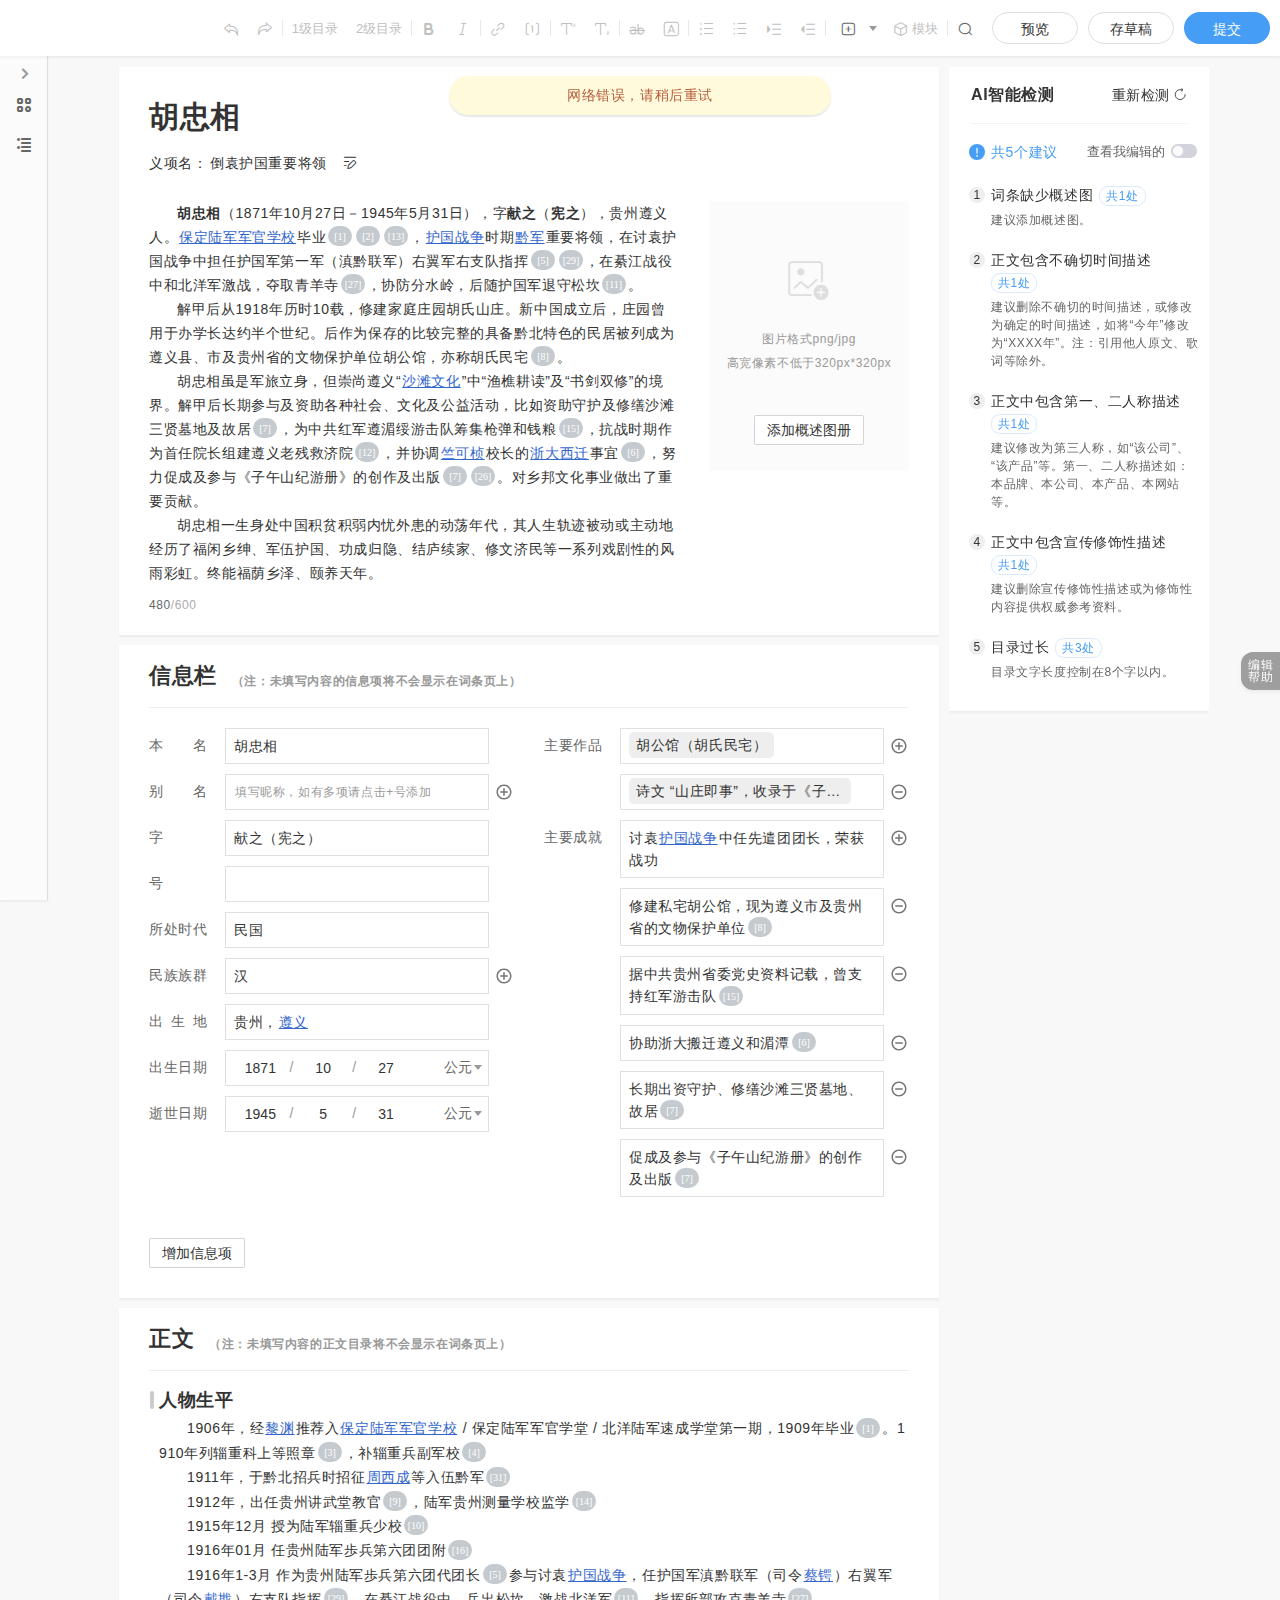
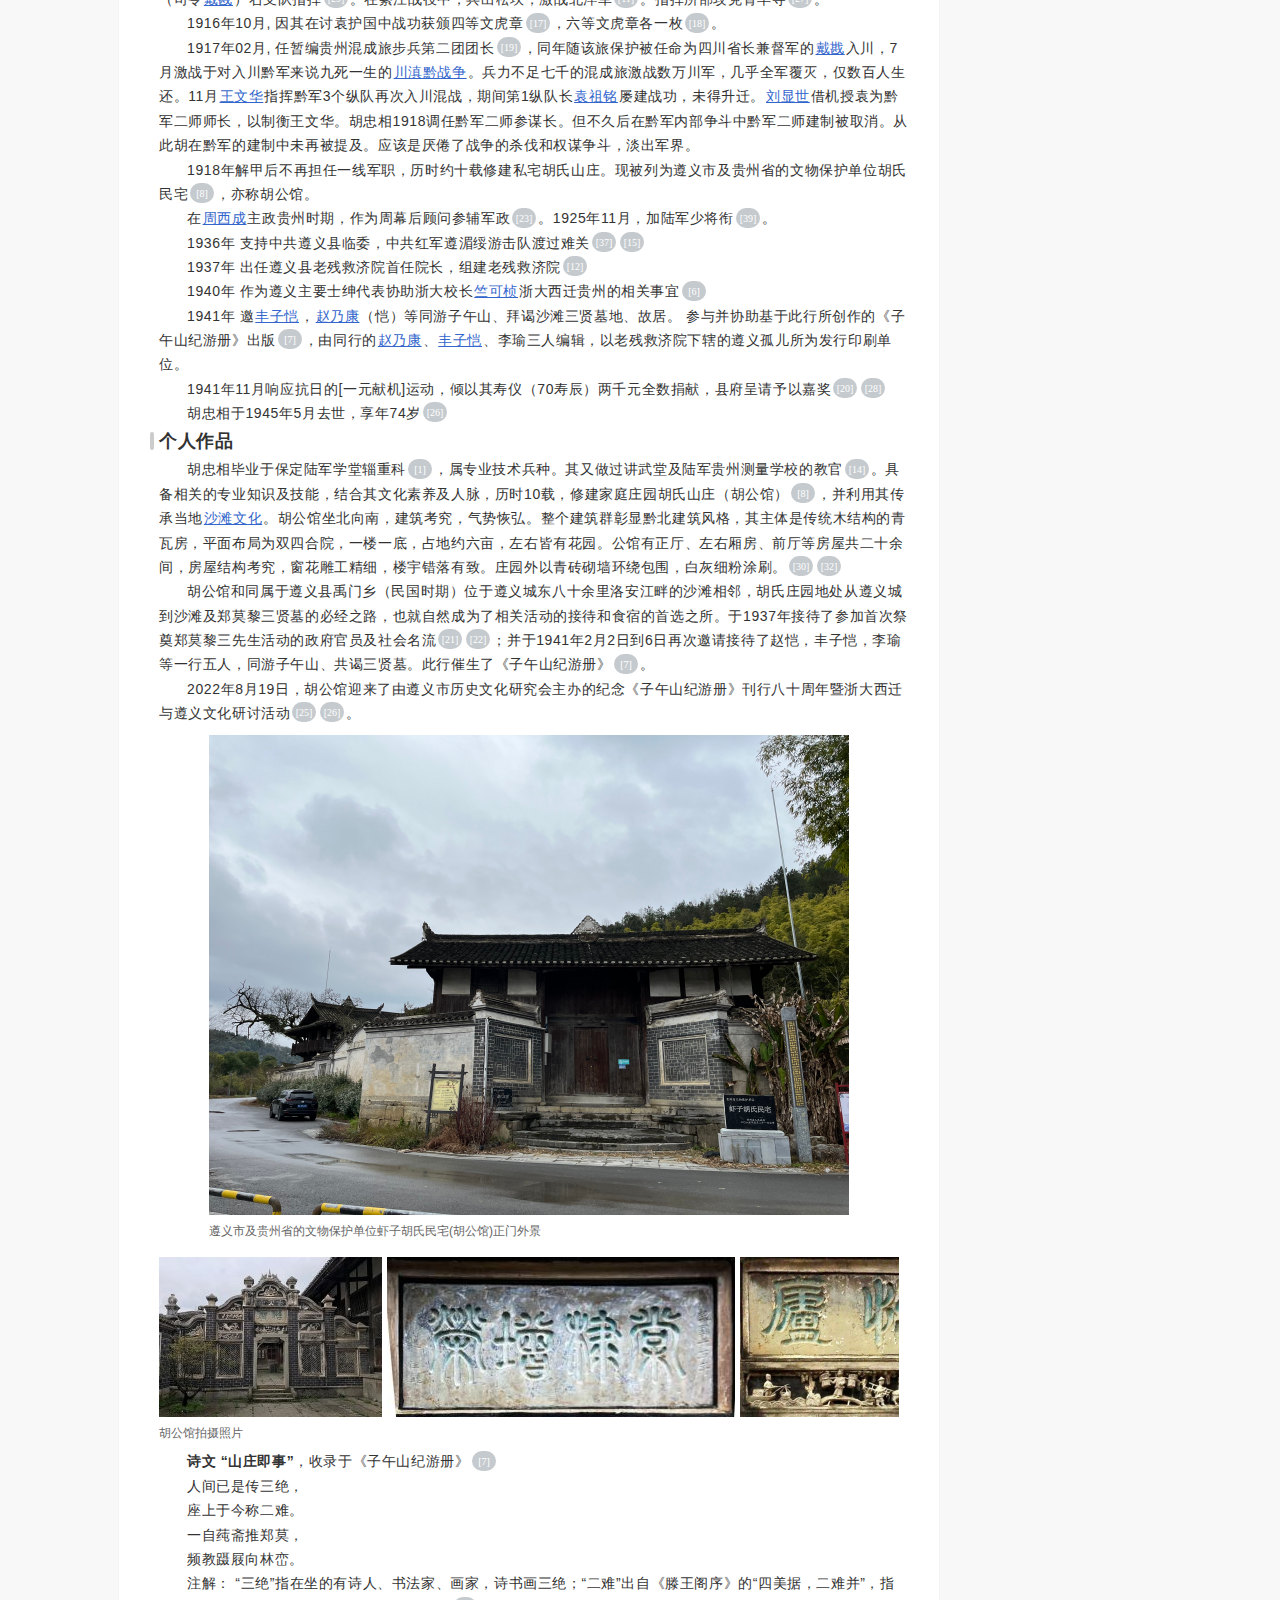
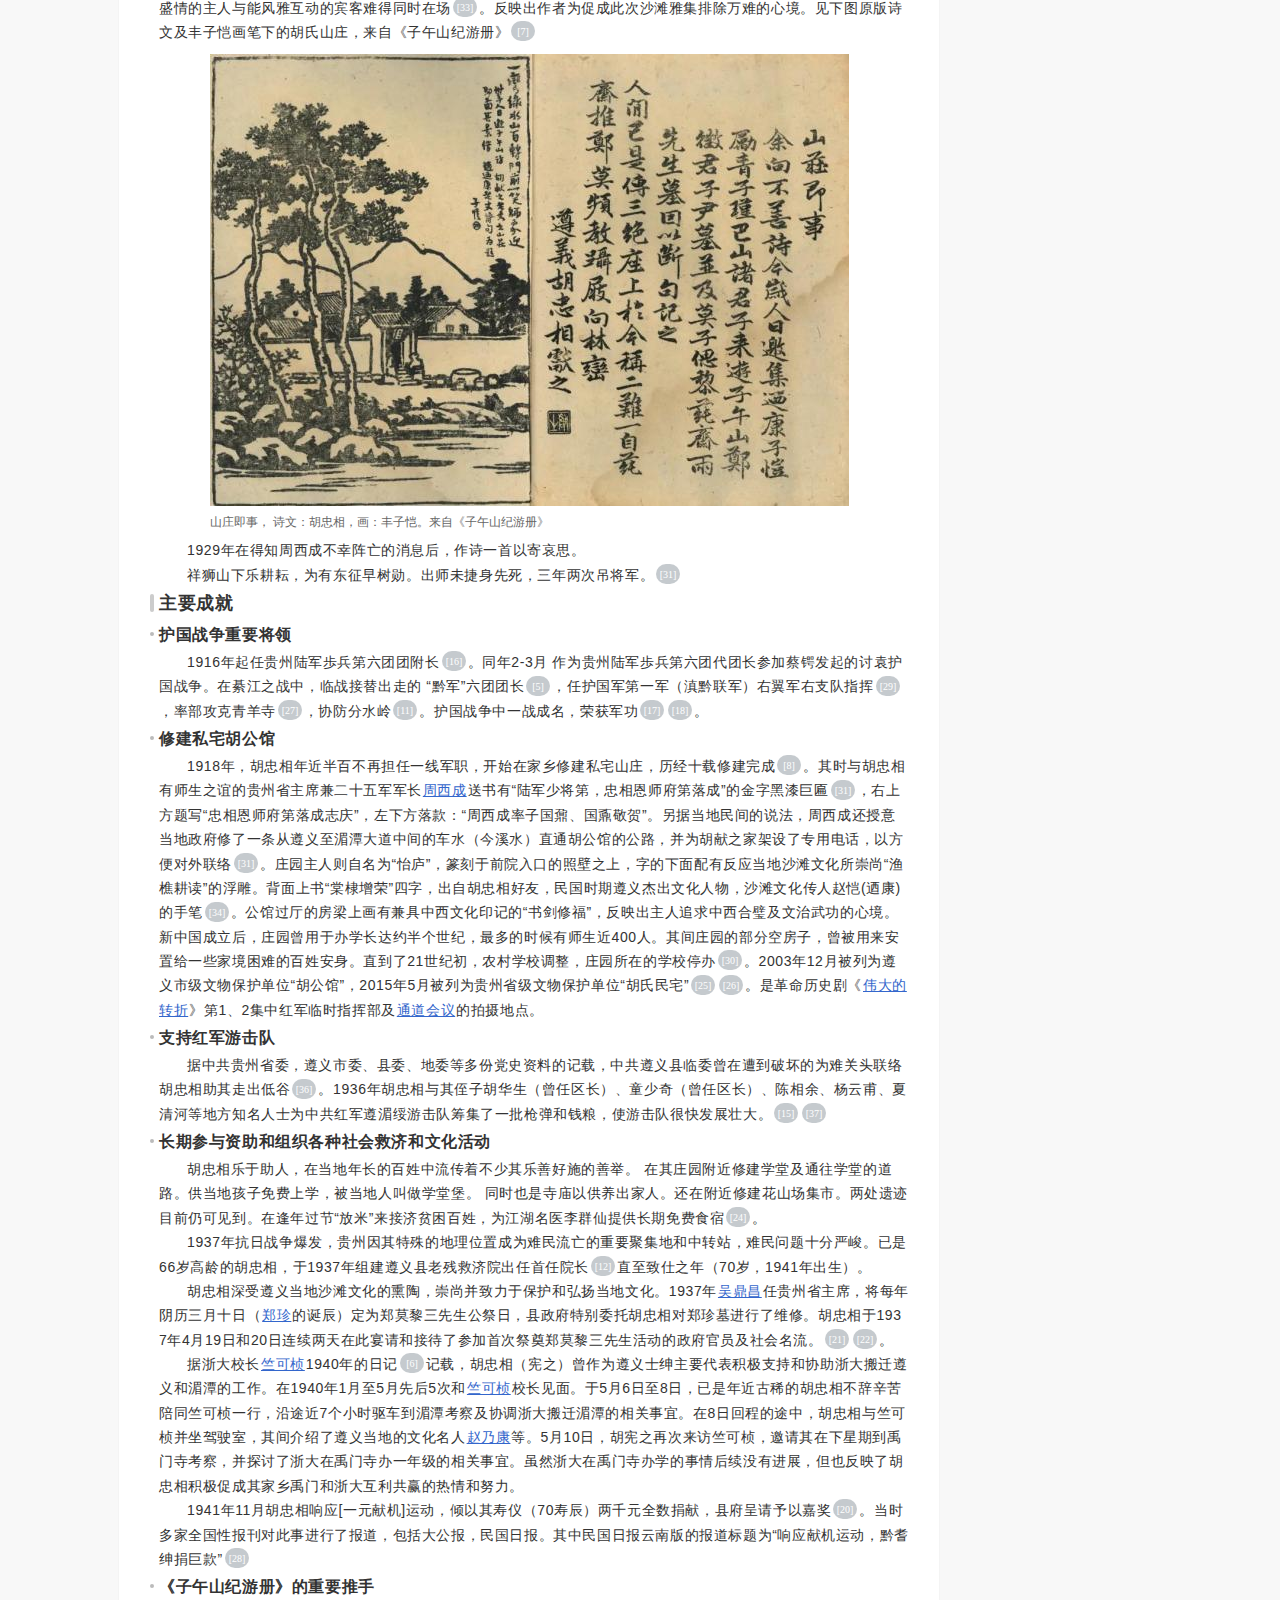
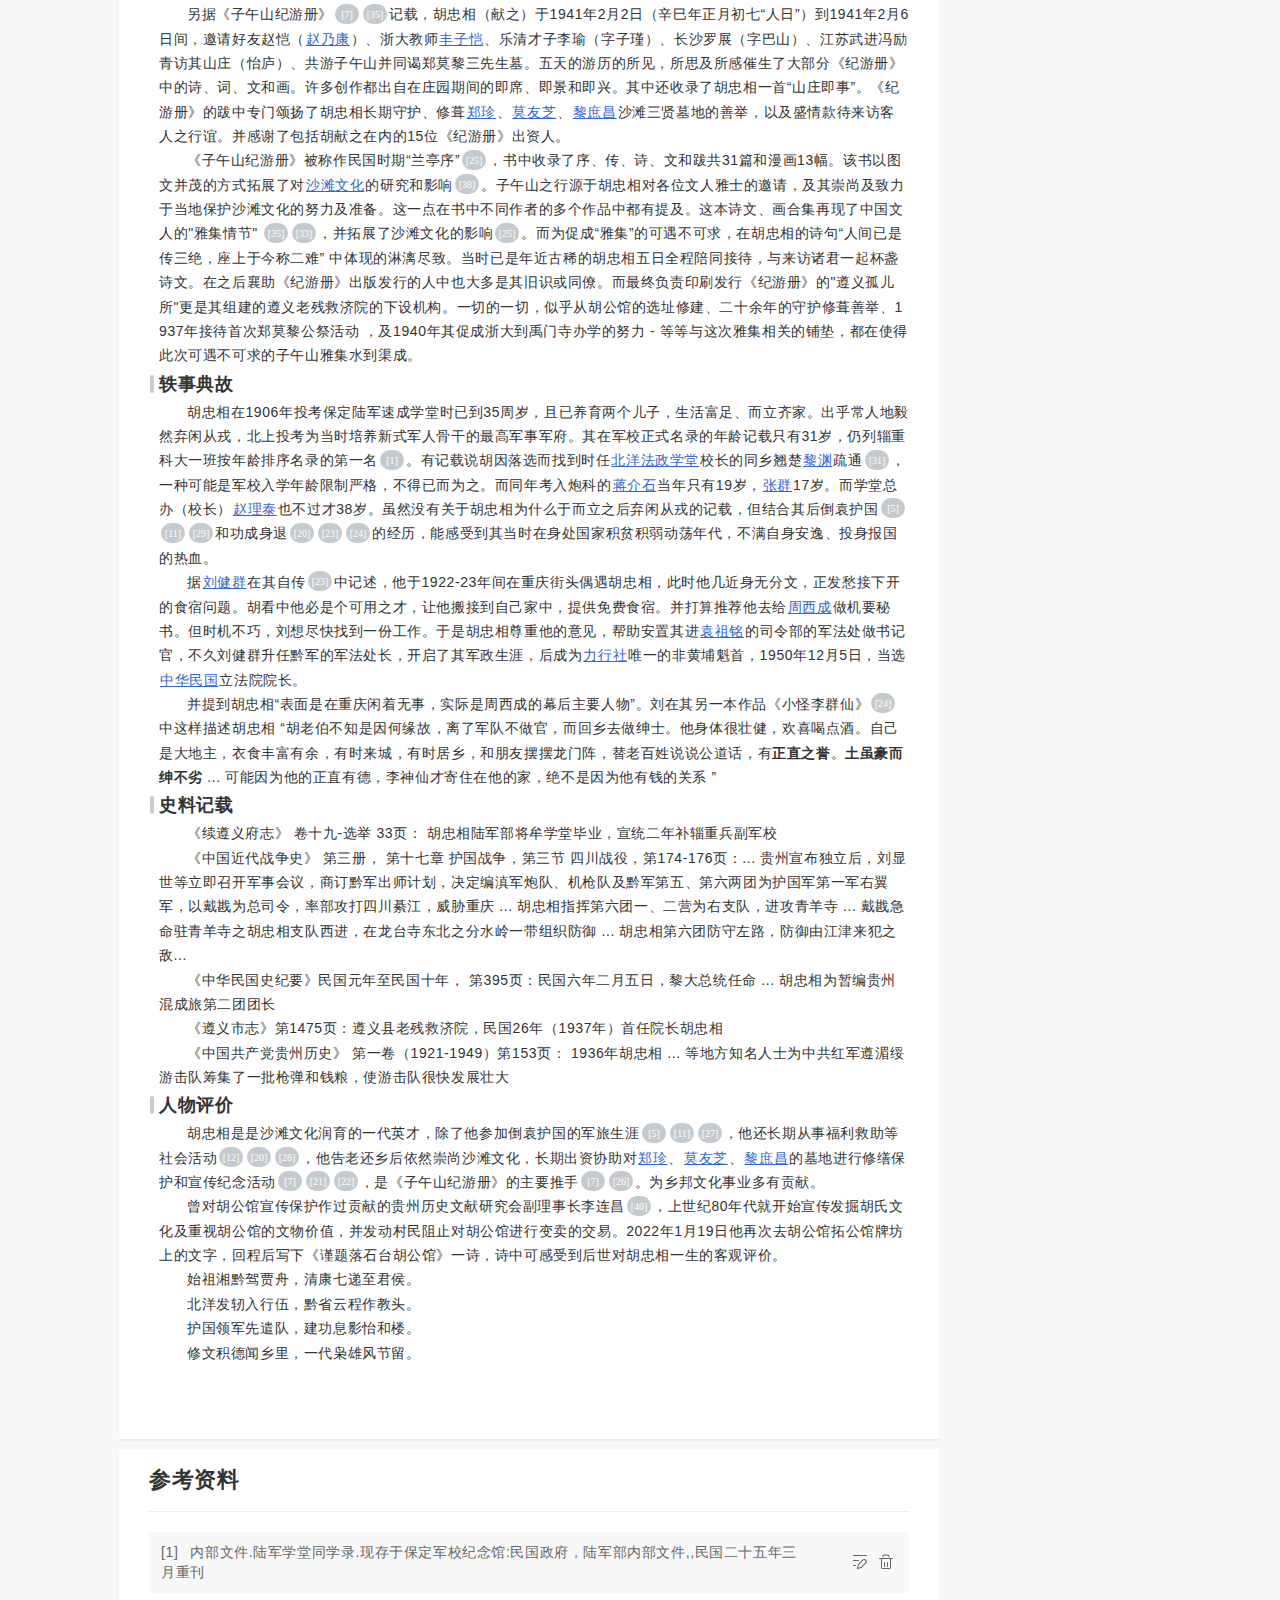
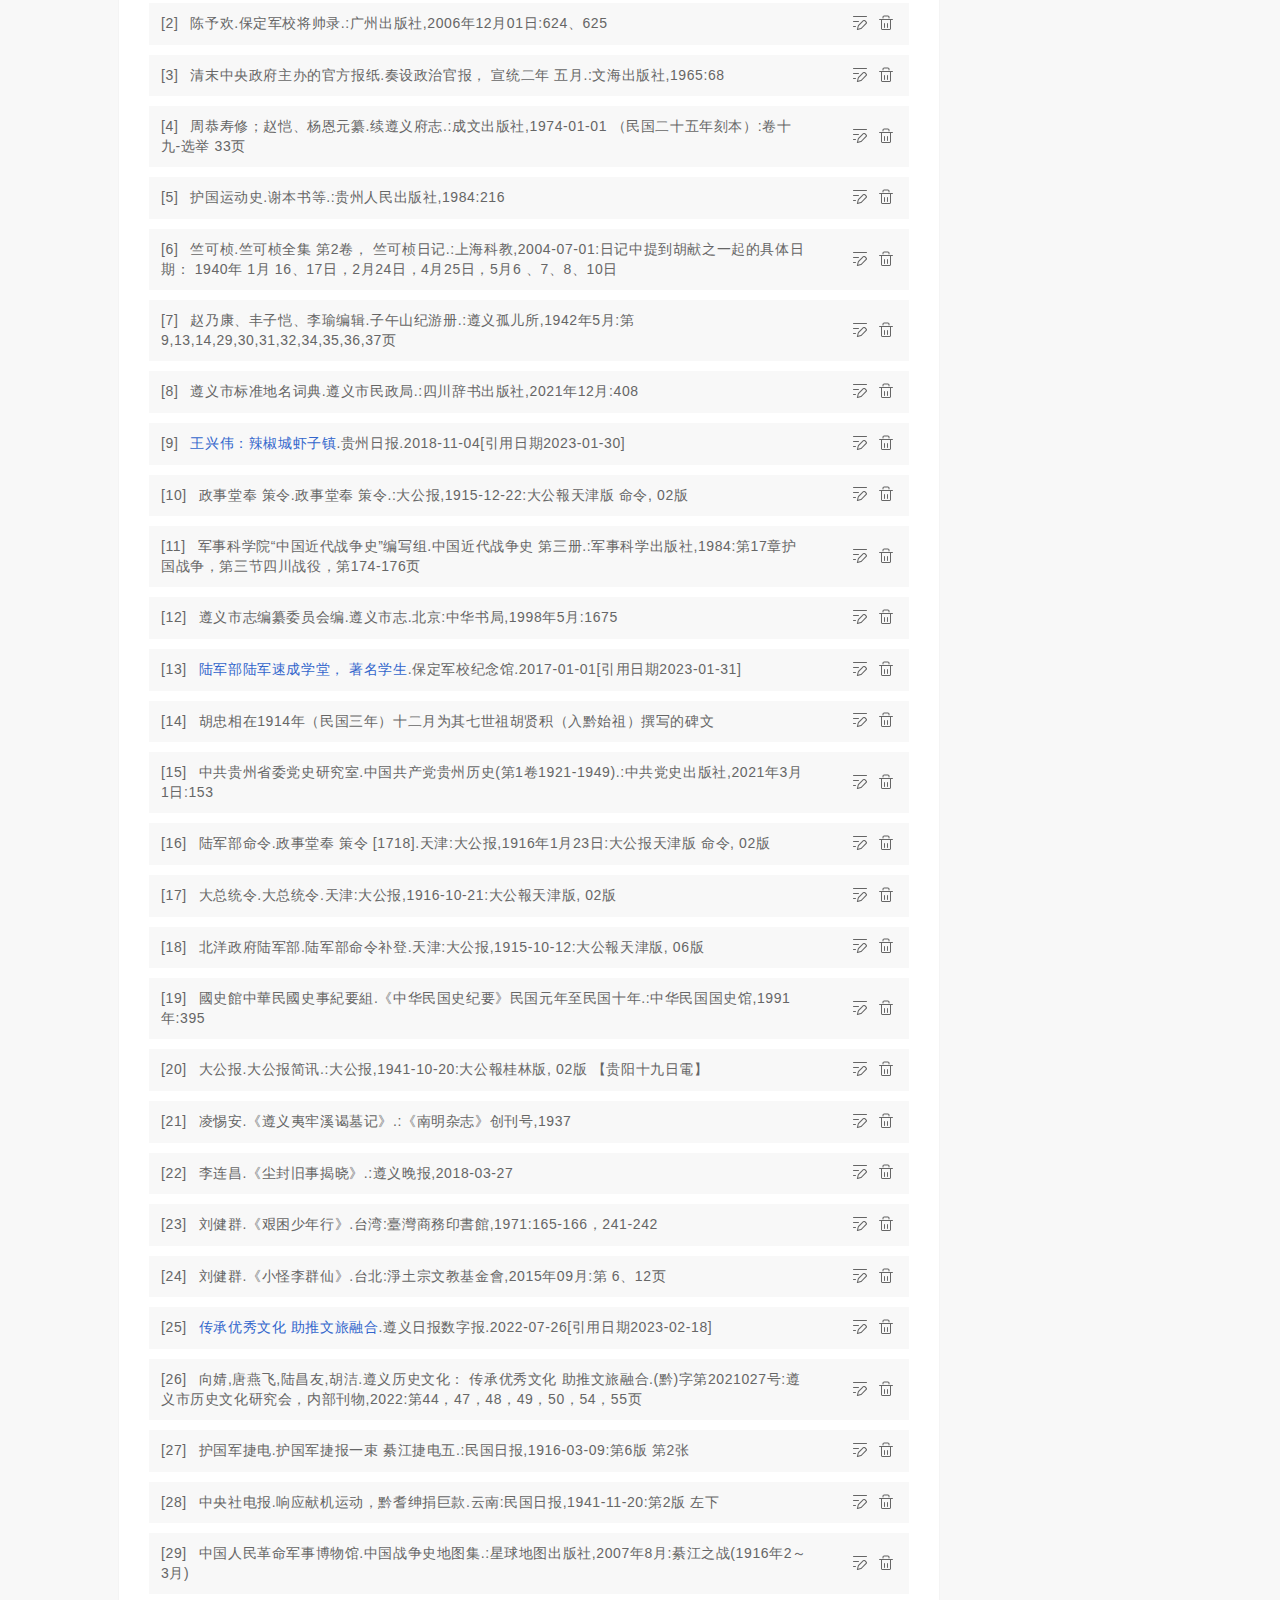
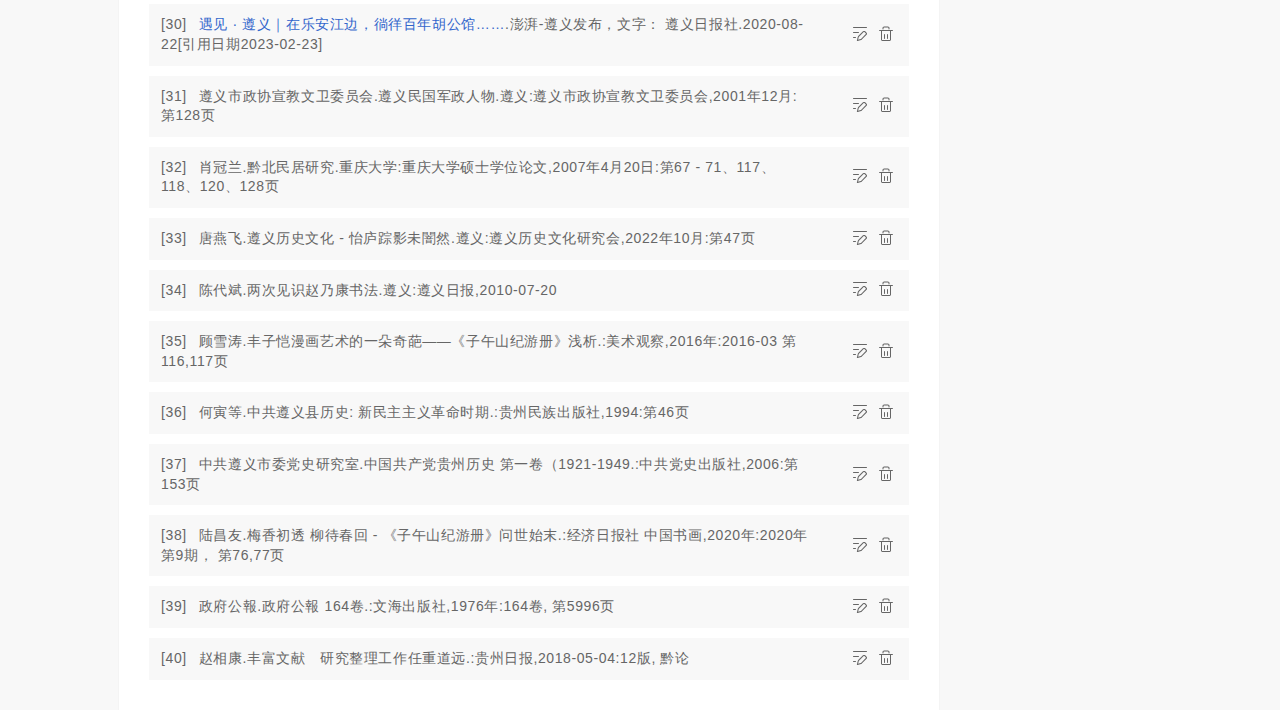
<file: bd/index.html>
<!DOCTYPE html>
<!-- saved from url=(0089)https://baike.baidu.com/editor/draft/draftload?type=draft&draftId=32866661&entry=us_draft -->
<html style=""><head><meta http-equiv="Content-Type" content="text/html; charset=UTF-8">

<meta http-equiv="X-UA-Compatible" content="IE=Edge">
<meta name="referrer" content="always">
<meta name="description" content="百度百科是一部内容开放、自由的网络百科全书，旨在创造一个涵盖所有领域知识，服务所有互联网用户的中文知识性百科全书。在这里你可以参与词条编辑，分享贡献你的知识。">
<title>胡忠相_百度百科</title>
<link rel="shortcut icon" href="https://baike.baidu.com/favicon.ico" type="image/x-icon">
<link rel="icon" sizes="any" mask="" href="https://baikebcs.bdimg.com/cms/static/baike-icon.svg">
<!--[if lte IE 9]>
<script>
    (function() {
      var e = "abbr,article,aside,audio,canvas,datalist,details,dialog,eventsource,figure,footer,header,hgroup,mark,menu,meter,nav,output,progress,section,time,video".split(","),
        i = e.length;
      while (i--) {
        document.createElement(e[i]);
      }

      window.console = window.console || {};
      var f = ['log', 'info', 'warning', 'error', 'clear'];
      var l = f.length;
      while(l--) {
        window.console[f[l]] = function () {};
      }
    })();
  </script>
<![endif]-->
<link rel="stylesheet" type="text/css" href="./胡忠相_百度百科_files/wiki-common-base_6ea4097.css"><link rel="stylesheet" type="text/css" href="./胡忠相_百度百科_files/0.cd50c9af.chunk.css"><link rel="stylesheet" type="text/css" href="./胡忠相_百度百科_files/2.9017ab8d.chunk.css"><link rel="stylesheet" type="text/css" href="./胡忠相_百度百科_files/pc.4fa93e74.chunk.css"><link rel="stylesheet" type="text/css" href="./胡忠相_百度百科_files/userbar-n_be7e889.css"><link rel="stylesheet" type="text/css" href="./胡忠相_百度百科_files/larkplayer_83ad94d.css"><link rel="stylesheet" type="text/css" href="./胡忠相_百度百科_files/trumbowyg.colors_dd0d230.css"><link rel="stylesheet" type="text/css" href="./胡忠相_百度百科_files/trumbowyg_2e7ad35.css"><link rel="stylesheet" type="text/css" href="./胡忠相_百度百科_files/watermark_a0a9ace.css"><link rel="stylesheet" type="text/css" href="./胡忠相_百度百科_files/webuploader_08d9db4.css">    
<script type="text/javascript" src="./胡忠相_百度百科_files/wiki-common-util_cf9e03f.js.download"></script><script charset="utf-8" src="./胡忠相_百度百科_files/110.638de30a.chunk.js.download"></script><style data-jss="" data-meta="MuiTouchRipple">
.MuiTouchRipple-root {
  top: 0;
  left: 0;
  right: 0;
  bottom: 0;
  z-index: 0;
  overflow: hidden;
  position: absolute;
  border-radius: inherit;
  pointer-events: none;
}
.MuiTouchRipple-ripple {
  opacity: 0;
  position: absolute;
}
.MuiTouchRipple-rippleVisible {
  opacity: 0.3;
  animation: MuiTouchRipple-keyframes-enter 550ms cubic-bezier(0.4, 0, 0.2, 1);
  transform: scale(1);
}
.MuiTouchRipple-ripplePulsate {
  animation-duration: 200ms;
}
.MuiTouchRipple-child {
  width: 100%;
  height: 100%;
  display: block;
  opacity: 1;
  border-radius: 50%;
  background-color: currentColor;
}
.MuiTouchRipple-childLeaving {
  opacity: 0;
  animation: MuiTouchRipple-keyframes-exit 550ms cubic-bezier(0.4, 0, 0.2, 1);
}
.MuiTouchRipple-childPulsate {
  top: 0;
  left: 0;
  position: absolute;
  animation: MuiTouchRipple-keyframes-pulsate 2500ms cubic-bezier(0.4, 0, 0.2, 1) 200ms infinite;
}
@-webkit-keyframes MuiTouchRipple-keyframes-enter {
  0% {
    opacity: 0.1;
    transform: scale(0);
  }
  100% {
    opacity: 0.3;
    transform: scale(1);
  }
}
@-webkit-keyframes MuiTouchRipple-keyframes-exit {
  0% {
    opacity: 1;
  }
  100% {
    opacity: 0;
  }
}
@-webkit-keyframes MuiTouchRipple-keyframes-pulsate {
  0% {
    transform: scale(1);
  }
  50% {
    transform: scale(0.92);
  }
  100% {
    transform: scale(1);
  }
}
</style><style data-jss="" data-meta="MuiButtonBase">
.MuiButtonBase-root {
  color: inherit;
  border: 0;
  cursor: pointer;
  margin: 0;
  display: inline-flex;
  outline: 0;
  padding: 0;
  position: relative;
  align-items: center;
  user-select: none;
  border-radius: 0;
  vertical-align: middle;
  -moz-appearance: none;
  justify-content: center;
  text-decoration: none;
  background-color: transparent;
  -webkit-appearance: none;
  -webkit-tap-highlight-color: transparent;
}
.MuiButtonBase-root::-moz-focus-inner {
  border-style: none;
}
.MuiButtonBase-root.Mui-disabled {
  cursor: default;
  pointer-events: none;
}
@media print {
  .MuiButtonBase-root {
    -webkit-print-color-adjust: exact;
  }
}
</style><style data-jss="" data-meta="MuiIconButton">
.MuiIconButton-root {
  flex: 0 0 auto;
  color: rgba(0, 0, 0, 0.54);
  padding: 12px;
  overflow: visible;
  font-size: 1.5rem;
  text-align: center;
  transition: background-color 150ms cubic-bezier(0.4, 0, 0.2, 1) 0ms;
  border-radius: 50%;
}
.MuiIconButton-root:hover {
  background-color: rgba(0, 0, 0, 0.04);
}
.MuiIconButton-root.Mui-disabled {
  color: rgba(0, 0, 0, 0.26);
  background-color: transparent;
}
@media (hover: none) {
  .MuiIconButton-root:hover {
    background-color: transparent;
  }
}
.MuiIconButton-edgeStart {
  margin-left: -12px;
}
.MuiIconButton-sizeSmall.MuiIconButton-edgeStart {
  margin-left: -3px;
}
.MuiIconButton-edgeEnd {
  margin-right: -12px;
}
.MuiIconButton-sizeSmall.MuiIconButton-edgeEnd {
  margin-right: -3px;
}
.MuiIconButton-colorInherit {
  color: inherit;
}
.MuiIconButton-colorPrimary {
  color: #3f51b5;
}
.MuiIconButton-colorPrimary:hover {
  background-color: rgba(63, 81, 181, 0.04);
}
@media (hover: none) {
  .MuiIconButton-colorPrimary:hover {
    background-color: transparent;
  }
}
.MuiIconButton-colorSecondary {
  color: #f50057;
}
.MuiIconButton-colorSecondary:hover {
  background-color: rgba(245, 0, 87, 0.04);
}
@media (hover: none) {
  .MuiIconButton-colorSecondary:hover {
    background-color: transparent;
  }
}
.MuiIconButton-sizeSmall {
  padding: 3px;
  font-size: 1.125rem;
}
.MuiIconButton-label {
  width: 100%;
  display: flex;
  align-items: inherit;
  justify-content: inherit;
}
</style><style data-jss="" data-meta="MuiSvgIcon">
.MuiSvgIcon-root {
  fill: currentColor;
  width: 1em;
  height: 1em;
  display: inline-block;
  font-size: 1.5rem;
  transition: fill 200ms cubic-bezier(0.4, 0, 0.2, 1) 0ms;
  flex-shrink: 0;
  user-select: none;
}
.MuiSvgIcon-colorPrimary {
  color: #3f51b5;
}
.MuiSvgIcon-colorSecondary {
  color: #f50057;
}
.MuiSvgIcon-colorAction {
  color: rgba(0, 0, 0, 0.54);
}
.MuiSvgIcon-colorError {
  color: #f44336;
}
.MuiSvgIcon-colorDisabled {
  color: rgba(0, 0, 0, 0.26);
}
.MuiSvgIcon-fontSizeInherit {
  font-size: inherit;
}
.MuiSvgIcon-fontSizeSmall {
  font-size: 1.25rem;
}
.MuiSvgIcon-fontSizeLarge {
  font-size: 2.1875rem;
}
</style><link rel="stylesheet" type="text/css" href="./胡忠相_百度百科_files/9.2c33f493.chunk.css"><script charset="utf-8" src="./胡忠相_百度百科_files/9.9bff0fe5.chunk.js.download"></script><script charset="utf-8" src="./胡忠相_百度百科_files/13.b25ed053.chunk.js.download"></script><script charset="utf-8" src="./胡忠相_百度百科_files/14.ee9c149e.chunk.js.download"></script><link rel="stylesheet" type="text/css" href="./胡忠相_百度百科_files/1.fa08901e.chunk.css"><script charset="utf-8" src="./胡忠相_百度百科_files/1.2fc532db.chunk.js.download"></script><link rel="stylesheet" type="text/css" href="./胡忠相_百度百科_files/10.19e5da5f.chunk.css"><script charset="utf-8" src="./胡忠相_百度百科_files/10.6a0d66d1.chunk.js.download"></script></head>

    
            
            
            

<body class="editor-page">


    
    <noscript> You need to enable JavaScript to run this app. </noscript>
    <div id="root"><div class="home"><div id="J-search-replace-container" class="search-result-container"></div><div class="home-bar-container"><div class="home-tool-bar" id="J-editor-top-bar"><div class="logo"><a href="https://baike.baidu.com/" class="logo-link"></a></div><div class="m-toolbar clearfix "><div class="toolbar-area"><span class="index_popup__2PpMD" style="display: inline-block;"><button class="button disabled"><i class="icon baike_icon_word baike_icon_word-chexiao"></i></button></span><span class="index_popup__2PpMD" style="display: inline-block;"><button class="button disabled"><i class="icon baike_icon_word baike_icon_word-huifu"></i></button></span></div><div class="toolbar-area"><button class="button  disabled">1级目录</button><button class="button  disabled">2级目录</button></div><div class="toolbar-area"><span class="index_popup__2PpMD" style="display: inline-block;"><button title="" class="button  disabled"><i class="icon baike_icon_word baike_icon_word-cuti"></i></button></span><span class="index_popup__2PpMD" style="display: inline-block;"><button title="" class="button  disabled"><i class="icon baike_icon_word baike_icon_word-xieti"></i></button></span></div><div class="toolbar-area"><button class="button  disabled"><span class="index_popup__2PpMD" style="display: inline-block;"><i class="icon baike_icon_word baike_icon_word-lianjie"></i></span></button><div class="  button     disabled index2_ref-btn__XyX_h "><span class="index_popup__2PpMD" style="display: inline-block;"><i class="icon baike_icon_word baike_icon_word-yinyong-copy-copy"></i></span><div class="index_ref-menu-wrapper__1BCvI ref-list"><button class="index_ref-menu-item__2mp6u "><i class="icon baike_icon_word baike_icon_word-ref-add index_ref-menu-item__icon__2fz1J"></i>添加新参考资料</button><div class="index_list-wrapper__2YlXa"><div class="index_ref-menu-item__2mp6u "><i class="icon baike_icon_word baike_icon_word-ref-tag index_ref-menu-item__icon__2fz1J"></i>引用已有参考资料</div><div class="index_canchoose-referencelist__34Z2t"><div class="reference-item type2"><span class="reference-index">[1]</span>内部文件.陆军学堂同学录.现存于保定军校纪念馆:民国政府，陆军部内部文件,,民国二十五年三月重刊</div><div class="reference-item type2"><span class="reference-index">[2]</span>陈予欢.保定军校将帅录.:广州出版社,2006年12月01日:624、625</div><div class="reference-item type2"><span class="reference-index">[3]</span>清末中央政府主办的官方报纸.奏设政治官报， 宣统二年 五月.:文海出版社,1965:68</div><div class="reference-item type2"><span class="reference-index">[4]</span>周恭寿修；赵恺、杨恩元纂.续遵义府志.:成文出版社,1974-01-01 （民国二十五年刻本）:卷十九-选举 33页</div><div class="reference-item type2"><span class="reference-index">[5]</span>护国运动史.谢本书等.:贵州人民出版社,1984:216</div><div class="reference-item type2"><span class="reference-index">[6]</span>竺可桢.竺可桢全集 第2卷， 竺可桢日记.:上海科教,2004-07-01:日记中提到胡献之一起的具体日期： 1940年 1月 16、17日，2月24日，4月25日，5月6 、7、8、10日</div><div class="reference-item type2"><span class="reference-index">[7]</span>赵乃康、丰子恺、李瑜编辑.子午山纪游册.:遵义孤儿所,1942年5月:第9,13,14,29,30,31,32,34,35,36,37页</div><div class="reference-item type2"><span class="reference-index">[8]</span>遵义市标准地名词典.遵义市民政局.:四川辞书出版社,2021年12月:408</div><div class="reference-item type1"><span class="reference-index">[9]</span> 王兴伟：辣椒城虾子镇.贵州日报.2018-11-04[引用日期2023-01-30]<a target="_blank" class="ref-icon" href="http://jgz.app.todayguizhou.com/news/news-news_detail-news_id-11515114922134.html"><i class="icon baike_icon_word baike_icon_word-lianjie"></i></a></div><div class="reference-item type2"><span class="reference-index">[10]</span>政事堂奉 策令.政事堂奉 策令.:大公报,1915-12-22:大公報天津版 命令, 02版</div><div class="reference-item type2"><span class="reference-index">[11]</span>军事科学院“中国近代战争史”编写组.中国近代战争史 第三册.:军事科学出版社,1984:第17章护国战争，第三节四川战役，第174-176页</div><div class="reference-item type2"><span class="reference-index">[12]</span>遵义市志编纂委员会编.遵义市志.北京:中华书局,1998年5月:1675</div><div class="reference-item type1"><span class="reference-index">[13]</span> 陆军部陆军速成学堂， 著名学生.保定军校纪念馆.2017-01-01[引用日期2023-01-31]<a target="_blank" class="ref-icon" href="https://www.bdjunxiao.com.cn/sc.html"><i class="icon baike_icon_word baike_icon_word-lianjie"></i></a></div><div class="reference-item type3"><span class="reference-index">[14]</span>胡忠相在1914年（民国三年）十二月为其七世祖胡贤积（入黔始祖）撰写的碑文<a title="点击查看大图" href="https://bkimg.bj.bcebos.com/waitAudit/0823dd54564e9258d1094d1411d4c658ccbf6d81e088" target="_blank" class="img-icon baike_icon_ins-module baike_icon_ins-module-tupian img-icon--0"></a></div><div class="reference-item type2"><span class="reference-index">[15]</span>中共贵州省委党史研究室.中国共产党贵州历史(第1卷1921-1949).:中共党史出版社,2021年3月1日:153</div><div class="reference-item type2"><span class="reference-index">[16]</span>陆军部命令.政事堂奉 策令 [1718].天津:大公报,1916年1月23日:大公报天津版 命令, 02版</div><div class="reference-item type2"><span class="reference-index">[17]</span>大总统令.大总统令.天津:大公报,1916-10-21:大公報天津版, 02版</div><div class="reference-item type2"><span class="reference-index">[18]</span>北洋政府陆军部.陆军部命令补登.天津:大公报,1915-10-12:大公報天津版, 06版</div><div class="reference-item type2"><span class="reference-index">[19]</span>國史館中華民國史事紀要組.《中华民国史纪要》民国元年至民国十年.:中华民国国史馆,1991年:395</div><div class="reference-item type2"><span class="reference-index">[20]</span>大公报.大公报简讯.:大公报,1941-10-20:大公報桂林版, 02版 【贵阳十九日電】</div><div class="reference-item type2"><span class="reference-index">[21]</span>凌惕安.《遵义夷牢溪谒墓记》.:《南明杂志》创刊号,1937</div><div class="reference-item type2"><span class="reference-index">[22]</span>李连昌.《尘封旧事揭晓》.:遵义晚报,2018-03-27</div><div class="reference-item type2"><span class="reference-index">[23]</span>刘健群.《艰困少年行》.台湾:臺灣商務印書館,1971:165-166，241-242</div><div class="reference-item type2"><span class="reference-index">[24]</span>刘健群.《小怪李群仙》.台北:淨土宗文教基金會,2015年09月:第 6、12页</div><div class="reference-item type1"><span class="reference-index">[25]</span> 传承优秀文化 助推文旅融合.遵义日报数字报.2022-07-26[引用日期2023-02-18]<a target="_blank" class="ref-icon" href="http://zyrb.zunyiol.cn/html/2022-07/26/content_97628_15089816.htm"><i class="icon baike_icon_word baike_icon_word-lianjie"></i></a></div><div class="reference-item type2"><span class="reference-index">[26]</span>向婧,唐燕飞,陆昌友,胡洁.遵义历史文化： 传承优秀文化 助推文旅融合.(黔)字第2021027号:遵义市历史文化研究会，内部刊物,2022:第44，47，48，49，50，54，55页</div><div class="reference-item type2"><span class="reference-index">[27]</span>护国军捷电.护国军捷报一束 綦江捷电五.:民国日报,1916-03-09:第6版 第2张</div><div class="reference-item type2"><span class="reference-index">[28]</span>中央社电报.响应献机运动，黔耆绅捐巨款.云南:民国日报,1941-11-20:第2版 左下</div><div class="reference-item type2"><span class="reference-index">[29]</span>中国人民革命军事博物馆.中国战争史地图集.:星球地图出版社,2007年8月:綦江之战(1916年2～3月)<a title="点击查看大图" href="https://bkimg.bj.bcebos.com/waitAudit/18d8bc3eb13533fa828bb4012c85ea1f4134970aeddc" target="_blank" class="img-icon baike_icon_ins-module baike_icon_ins-module-tupian img-icon--0"></a><a title="点击查看大图" href="https://bkimg.bj.bcebos.com/waitAudit/32fa828ba61ea8d3fd1f5415135c274e251f95caf2de" target="_blank" class="img-icon baike_icon_ins-module baike_icon_ins-module-tupian img-icon--1"></a></div><div class="reference-item type1"><span class="reference-index">[30]</span> 遇见 · 遵义｜在乐安江边，徜徉百年胡公馆…….澎湃-遵义发布，文字： 遵义日报社.2020-08-22[引用日期2023-02-23]<a target="_blank" class="ref-icon" href="https://www.thepaper.cn/newsDetail_forward_8850946"><i class="icon baike_icon_word baike_icon_word-lianjie"></i></a></div><div class="reference-item type2"><span class="reference-index">[31]</span>遵义市政协宣教文卫委员会.遵义民国军政人物.遵义:遵义市政协宣教文卫委员会,2001年12月:第128页</div><div class="reference-item type2"><span class="reference-index">[32]</span>肖冠兰.黔北民居研究.重庆大学:重庆大学硕士学位论文,2007年4月20日:第67 - 71、117、118、120、128页</div><div class="reference-item type2"><span class="reference-index">[33]</span>唐燕飞.遵义历史文化 - 怡庐踪影未闇然.遵义:遵义历史文化研究会,2022年10月:第47页</div><div class="reference-item type2"><span class="reference-index">[34]</span>陈代斌.两次见识赵乃康书法.遵义:遵义日报,2010-07-20</div><div class="reference-item type2"><span class="reference-index">[35]</span>顾雪涛.丰子恺漫画艺术的一朵奇葩——《子午山纪游册》浅析.:美术观察,2016年:2016-03 第116,117页</div><div class="reference-item type2"><span class="reference-index">[36]</span>何寅等.中共遵义县历史: 新民主主义革命时期.:贵州民族出版社,1994:第46页</div><div class="reference-item type2"><span class="reference-index">[37]</span>中共遵义市委党史研究室.中国共产党贵州历史 第一卷（1921-1949.:中共党史出版社,2006:第153页</div><div class="reference-item type2"><span class="reference-index">[38]</span>陆昌友.梅香初透 柳待春回 - 《子午山纪游册》问世始末.:经济日报社 中国书画,2020年:2020年第9期， 第76,77页</div><div class="reference-item type2"><span class="reference-index">[39]</span>政府公報.政府公報 164卷.:文海出版社,1976年:164卷, 第5996页</div><div class="reference-item type2"><span class="reference-index">[40]</span>赵相康.丰富文献　研究整理工作任重道远.:贵州日报,2018-05-04:12版, 黔论</div></div></div></div></div></div><div class="toolbar-area"><span class="index_popup__2PpMD" style="display: inline-block;"><button title="" class="button  disabled"><i class="icon baike_icon_word baike_icon_word-shangjiao3"></i></button></span><span class="index_popup__2PpMD" style="display: inline-block;"><button title="" class="button  disabled"><i class="icon baike_icon_word baike_icon_word-xiajiao1"></i></button></span></div><div class="toolbar-area"><span class="index_popup__2PpMD" style="display: inline-block;"><button title="" class="button  disabled"><i class="icon baike_icon_word baike_icon_word-shanchuxian "></i></button></span><span class="index_popup__2PpMD" style="display: inline-block;"><button title="" class="button  disabled"><i class="icon baike_icon_word baike_icon_word-kuangzi "></i></button></span></div><div class="toolbar-area"><span class="index_popup__2PpMD" style="display: inline-block;"><button title="" class="button  disabled"><i class="icon baike_icon_word baike_icon_word-paixu1"></i></button></span><span class="index_popup__2PpMD" style="display: inline-block;"><button title="" class="button  disabled"><i class="icon baike_icon_word baike_icon_word-paixu"></i></button></span><span class="index_popup__2PpMD" style="display: inline-block;"><button title="" class="button disabled"><i class="icon baike_icon_word baike_icon_word-suojin_1"></i></button></span><span class="index_popup__2PpMD" style="display: inline-block;"><button title="" class="button disabled"><i class="icon baike_icon_word baike_icon_word-suojin_"></i></button></span></div><div class="toolbar-area"><button class="button button--insert"><span class="index_popup__2PpMD" style="display: inline-block;"><i class="icon baike_icon_word baike_icon_word-charu"></i></span><span class="arrow"><i class="arrow-icon"></i></span></button><button class="button button--card disabled"><i class="index_icon__chtEt icon baike_icon_word baike_icon_word-module"></i> 模块</button></div><div class="toolbar-area"><span class="index_popup__2PpMD" style="display: inline-block;"><button class="button"><i class="icon baike_icon_word baike_icon_word-chazhao"></i></button></span></div></div></div></div><div class="save-container"><div class="feat-save"><button class="feat-save__action__btn">预览</button><form class="formforpreview" name="preview" method="post"><input type="text" name="data" id="J-preview_data"></form><button class="feat-save__action__btn">存草稿</button><button class="feat-save__action__btn feat-save__action__btn--active">提交</button></div></div><div class="home-content"><div class="center-container" id="J-center-container"><div class="center-center-container"><div class="title-and-abstract"><div class="lemma-info-title-and-desc"><h1 class="lemma-title" title="胡忠相" id="J-lemma-title">胡忠相</h1><div id="J-lemma-desc"><div class="lemma-desc-container"><span class="lemma-desc-title">义项名：</span><input type="text" class="lemma-desc hide" placeholder="请输入义项名，写明该人物所在年代的身份。如明朝宰相、清代扬州画家。（必填）" value="倒袁护国重要将领"><p class="lemma-desc-show"><span class="lemma-desc-show-container">倒袁护国重要将领</span><i class="icon baike_icon_word baike_icon_word-bianji"></i></p></div></div></div><div class="lemma-abstract" id="J-lemma-abstract"><div class="editor-container"><div class="editor-container-content"><div class="lemma-abstract-editor-place-container" id="J-lemma-abstract-context"><div class="lemma-abstract-editor-container"><div class="eeditor"><div class="eeditor__placeholder">请输入词条概述，简要描述词条的主要内容，如：李四（XXX年—XXX年），字焕言，南直属苏州府吴县（今江苏省苏州市）人，明代苏州画家、书法家。建议100-350字。（必填）</div><div spellcheck="false" id="J-lemma-abstract-context-word" class="lemma-abstract-editor eeditor__editor J-editor-for-dom-plugin" contenteditable="true"><p data-id="tuoXF1E8Runk"><b>胡忠相</b>（1871年10月27日－1945年5月31日），字<b>献之</b>（<b>宪之</b>），贵州遵义人。<a data-lemmaid="1645249" href="https://baike.baidu.com/editor/draft/draftload?type=draft&amp;draftId=32866661&amp;entry=us_draft#">保定陆军军官学校</a>毕业<img data-id="tusUdhV6hI1G" data-ctrid="" class="scapegoat-ref" src="./胡忠相_百度百科_files/1.svg"><img data-id="tusVaDo6ULaj" data-ctrid="" class="scapegoat-ref" src="./胡忠相_百度百科_files/2.svg"><img data-id="tuAKJ0t25mUO" data-ctrid="" class="scapegoat-ref" src="./胡忠相_百度百科_files/13.svg">，<a data-lemmaid="1461663" href="https://baike.baidu.com/editor/draft/draftload?type=draft&amp;draftId=32866661&amp;entry=us_draft#">护国战争</a>时期<a data-lemmaid="9872054" href="https://baike.baidu.com/editor/draft/draftload?type=draft&amp;draftId=32866661&amp;entry=us_draft#">黔军</a>重要将领，在讨袁护国战争中担任护国军第一军（滇黔联军）右翼军右支队指挥<img data-id="tutB96SlW0hu" data-ctrid="" class="scapegoat-ref" src="./胡忠相_百度百科_files/5.svg"><img data-id="twcVnNlHj4fX" data-ctrid="" class="scapegoat-ref" src="./胡忠相_百度百科_files/29.svg">，在綦江战役中和北洋军激战，夺取青羊寺<img data-id="twcFgPSJwcIY" data-ctrid="" class="scapegoat-ref" src="./胡忠相_百度百科_files/27.svg">，协防分水岭，后随护国军退守松坎<img data-id="tuABT3ehr8tb" data-ctrid="" class="scapegoat-ref" src="./胡忠相_百度百科_files/11.svg">。</p><p data-id="tuspP8Ubx5pz">解甲后从1918年历时10载，修建家庭庄园胡氏山庄。新中国成立后，庄园曾用于办学长达约半个世纪。后作为保存的比较完整的具备黔北特色的民居被列成为遵义县、市及贵州省的文物保护单位胡公馆，亦称胡氏民宅<img data-id="tutHiXIs7d1J" data-ctrid="" class="scapegoat-ref" src="./胡忠相_百度百科_files/8.svg">。</p><p data-id="tuspSvFzYiBK">胡忠相虽是军旅立身，但崇尚遵义“<a data-lemmaid="2446463" href="https://baike.baidu.com/editor/draft/draftload?type=draft&amp;draftId=32866661&amp;entry=us_draft#">沙滩文化</a>”中“渔樵耕读”及“书剑双修”的境界。解甲后长期参与及资助各种社会、文化及公益活动，比如资助守护及修缮沙滩三贤墓地及故居<img data-id="tutDbjaswRhx" data-ctrid="" class="scapegoat-ref" src="./胡忠相_百度百科_files/7.svg">，为中共红军遵湄绥游击队筹集枪弹和钱粮<img data-id="tuAQF4WkB26S" data-ctrid="" class="scapegoat-ref" src="./胡忠相_百度百科_files/15.svg">，抗战时期作为首任院长组建遵义老残救济院<img data-id="tuAIJEPBaeuK" data-ctrid="" class="scapegoat-ref" src="./胡忠相_百度百科_files/12.svg">，并协调<a data-lemmaid="406159" href="https://baike.baidu.com/editor/draft/draftload?type=draft&amp;draftId=32866661&amp;entry=us_draft#">竺可桢</a>校长的<a data-lemmaid="5411692" href="https://baike.baidu.com/editor/draft/draftload?type=draft&amp;draftId=32866661&amp;entry=us_draft#">浙大西迁</a>事宜<img data-id="tutCpJjJQ7TH" data-ctrid="" class="scapegoat-ref" src="./胡忠相_百度百科_files/6.svg">，努力促成及参与《子午山纪游册》的创作及出版<img data-id="tutDbjaswRhx" data-ctrid="" class="scapegoat-ref" src="./胡忠相_百度百科_files/7.svg"><img data-id="twcBqPyUn8CN" data-ctrid="" class="scapegoat-ref" src="./胡忠相_百度百科_files/26.svg">。对乡邦文化事业做出了重要贡献。</p><p data-id="tx6fKAcjCEba">胡忠相一生身处中国积贫积弱内忧外患的动荡年代，其人生轨迹被动或主动地经历了福闲乡绅、军伍护国、功成归隐、结庐续家、修文济民等一系列戏剧性的风雨彩虹。终能福荫乡泽、颐养天年。</p></div></div></div><div class="lemma-abstract-editor-wordcount"><span class="current-wordcount">480</span>/600</div></div></div></div><div class="img-container"><div class="lemma-abstract-abstract-img" id="J-lemma-abstract-img"><div class="no-data"><p class="add-icon"><i class="icon baike_icon_picall baike_icon_picall-icon_gaishutumorenhuisetubiao"></i></p><p class="add-desc">图片格式png/jpg<br>高宽像素不低于320px*320px</p><button class="text-border-button add-btn">添加概述图册</button></div></div></div></div></div><div class="lemma-basic-info-container" id="J-lemma-basic-info"><h2 class="index_bi-title__1BQ3B lemma-basic-info__title">信息栏<span class="index_bi-title__note__16LiA">（注：未填写内容的信息项将不会显示在词条页上）</span></h2><div class="rjsfbi-container"><div class="rjsf"><div class="form-group field field-array jss-field-tpl jss-field-tpl-undefined"><p id="root__description" class="jss-field-tpl-description"></p><div class="jss-field-tpl-row"><div id="root__field" class="jss-field-tpl-field"><div class="jss-tow-cols-field-tpl"><div class="jss-obejct-field-tpl-left"><div id="tuoXP4hXB1lm" class="jss-two-cols-array-item"><div class="form-group field field-object jss-field-tpl jss-field-tpl-name"><p id="root_0__description" class="jss-field-tpl-description"></p><div class="jss-field-tpl-row"><div id="root_0__label" for="root_0" class="jss-field-tpl-label">本名</div><div id="root_0__field" class="jss-field-tpl-field"><div class="jss-object-field-tpl"><div class="form-group field field-object jss-field-tpl jss-field-tpl-inlineRichEditor jss-field-tpl-undefined jss-field-tpl-specific"><p id="root_0_data__description" class="jss-field-tpl-description"></p><div class="jss-field-tpl-row"><div id="root_0_data__field" class="jss-field-tpl-field"><div class="jss-field"><div class="basic-info-com inlineRichEditor"><div class="basic-info-com__inline-editor"><div class="eeditor"><div class="eeditor__placeholder"></div><div class="basic-info-editor eeditor__editor J-editor-for-dom-plugin text-editor" spellcheck="false" id="___1" contenteditable="true">胡忠相</div></div></div><div class="basic-info-com__tip"></div></div></div></div></div><p id="root_0_data__help" class="jss-field-tpl-help"></p></div></div></div></div><p id="root_0__help" class="jss-field-tpl-help"></p></div></div><div id="txt0iJotiGIK" class="jss-two-cols-array-item"><div class="form-group field field-object jss-field-tpl jss-field-tpl-alternateName"><p id="root_1__description" class="jss-field-tpl-description"></p><div class="jss-field-tpl-row"><div id="root_1__label" for="root_1" class="jss-field-tpl-label">别名</div><div id="root_1__field" class="jss-field-tpl-field"><div class="jss-object-field-tpl"><div class="form-group field field-array jss-field-tpl jss-field-tpl-undefined"><p id="root_1_data__description" class="jss-field-tpl-description"></p><div class="jss-field-tpl-row"><div id="root_1_data__field" class="jss-field-tpl-field"><div class="jss-component-array-tpl"><div class="jss-component-array-tpl-item array-item"><div class="jss-component-array-tpl-item-cnt"><div class="form-group field field-object jss-field-tpl jss-field-tpl-inlineRichEditor jss-field-tpl-undefined jss-field-tpl-specific"><p id="root_1_data_0__description" class="jss-field-tpl-description"></p><div class="jss-field-tpl-row"><div id="root_1_data_0__field" class="jss-field-tpl-field"><div class="jss-field"><div class="basic-info-com inlineRichEditor"><div class="basic-info-com__inline-editor"><div class="eeditor"><div class="eeditor__placeholder eeditor__placeholder--blank">填写昵称，如有多项请点击+号添加</div><div class="basic-info-editor eeditor__editor J-editor-for-dom-plugin text-editor editor__blank" spellcheck="false" id="___2" contenteditable="true"><br></div></div></div><div class="basic-info-com__tip"></div></div></div></div></div><p id="root_1_data_0__help" class="jss-field-tpl-help"></p></div></div><div class="jss-component-array-tpl-item-toolbar"><button class="MuiButtonBase-root MuiIconButton-root jss-component-array-tpl-tool-btn MuiIconButton-sizeSmall" tabindex="-1" type="button"><span class="MuiIconButton-label"><svg class="MuiSvgIcon-root" focusable="false" viewBox="0 0 24 24" aria-hidden="true"><path d="M13 7h-2v4H7v2h4v4h2v-4h4v-2h-4V7zm-1-5C6.48 2 2 6.48 2 12s4.48 10 10 10 10-4.48 10-10S17.52 2 12 2zm0 18c-4.41 0-8-3.59-8-8s3.59-8 8-8 8 3.59 8 8-3.59 8-8 8z"></path></svg></span><span class="MuiTouchRipple-root"></span></button></div></div></div></div></div><p id="root_1_data__help" class="jss-field-tpl-help"></p></div></div></div></div><p id="root_1__help" class="jss-field-tpl-help"></p></div></div><div id="tuoXP4h7a10X" class="jss-two-cols-array-item"><div class="form-group field field-object jss-field-tpl jss-field-tpl-courtesyName"><p id="root_2__description" class="jss-field-tpl-description"></p><div class="jss-field-tpl-row"><div id="root_2__label" for="root_2" class="jss-field-tpl-label">字</div><div id="root_2__field" class="jss-field-tpl-field"><div class="jss-object-field-tpl"><div class="form-group field field-object jss-field-tpl jss-field-tpl-inlineRichEditor jss-field-tpl-undefined jss-field-tpl-specific"><p id="root_2_data__description" class="jss-field-tpl-description"></p><div class="jss-field-tpl-row"><div id="root_2_data__field" class="jss-field-tpl-field"><div class="jss-field"><div class="basic-info-com inlineRichEditor"><div class="basic-info-com__inline-editor"><div class="eeditor"><div class="eeditor__placeholder"></div><div class="basic-info-editor eeditor__editor J-editor-for-dom-plugin text-editor" spellcheck="false" id="___3" contenteditable="true">献之（宪之）</div></div></div><div class="basic-info-com__tip"></div></div></div></div></div><p id="root_2_data__help" class="jss-field-tpl-help"></p></div></div></div></div><p id="root_2__help" class="jss-field-tpl-help"></p></div></div><div id="txt0iJokxNEQ" class="jss-two-cols-array-item"><div class="form-group field field-object jss-field-tpl jss-field-tpl-pseudonym"><p id="root_3__description" class="jss-field-tpl-description"></p><div class="jss-field-tpl-row"><div id="root_3__label" for="root_3" class="jss-field-tpl-label">号</div><div id="root_3__field" class="jss-field-tpl-field"><div class="jss-object-field-tpl"><div class="form-group field field-object jss-field-tpl jss-field-tpl-inlineRichEditor jss-field-tpl-undefined jss-field-tpl-specific"><p id="root_3_data__description" class="jss-field-tpl-description"></p><div class="jss-field-tpl-row"><div id="root_3_data__field" class="jss-field-tpl-field"><div class="jss-field"><div class="basic-info-com inlineRichEditor"><div class="basic-info-com__inline-editor"><div class="eeditor"><div class="eeditor__placeholder eeditor__placeholder--blank"></div><div class="basic-info-editor eeditor__editor J-editor-for-dom-plugin text-editor editor__blank" spellcheck="false" id="___4" contenteditable="true"><br></div></div></div><div class="basic-info-com__tip"></div></div></div></div></div><p id="root_3_data__help" class="jss-field-tpl-help"></p></div></div></div></div><p id="root_3__help" class="jss-field-tpl-help"></p></div></div><div id="tuoXP4hQYQvX" class="jss-two-cols-array-item"><div class="form-group field field-object jss-field-tpl jss-field-tpl-era"><p id="root_4__description" class="jss-field-tpl-description"></p><div class="jss-field-tpl-row"><div id="root_4__label" for="root_4" class="jss-field-tpl-label">所处时代</div><div id="root_4__field" class="jss-field-tpl-field"><div class="jss-object-field-tpl"><div class="form-group field field-object jss-field-tpl jss-field-tpl-inlineRichEditor jss-field-tpl-undefined jss-field-tpl-specific"><p id="root_4_data__description" class="jss-field-tpl-description"></p><div class="jss-field-tpl-row"><div id="root_4_data__field" class="jss-field-tpl-field"><div class="jss-field"><div class="basic-info-com inlineRichEditor"><div class="basic-info-com__inline-editor"><div class="eeditor"><div class="eeditor__placeholder">如：秦朝</div><div class="basic-info-editor eeditor__editor J-editor-for-dom-plugin text-editor" spellcheck="false" id="___5" contenteditable="true">民国</div></div></div><div class="basic-info-com__tip"></div></div></div></div></div><p id="root_4_data__help" class="jss-field-tpl-help"></p></div></div></div></div><p id="root_4__help" class="jss-field-tpl-help"></p></div></div><div id="tuoXP4hI8gqw" class="jss-two-cols-array-item"><div class="form-group field field-object jss-field-tpl jss-field-tpl-ethnicGroup"><p id="root_5__description" class="jss-field-tpl-description"></p><div class="jss-field-tpl-row"><div id="root_5__label" for="root_5" class="jss-field-tpl-label">民族族群</div><div id="root_5__field" class="jss-field-tpl-field"><div class="jss-object-field-tpl"><div class="form-group field field-array jss-field-tpl jss-field-tpl-undefined"><p id="root_5_data__description" class="jss-field-tpl-description"></p><div class="jss-field-tpl-row"><div id="root_5_data__field" class="jss-field-tpl-field"><div class="jss-component-array-tpl"><div class="jss-component-array-tpl-item array-item"><div class="jss-component-array-tpl-item-cnt"><div class="form-group field field-object jss-field-tpl jss-field-tpl-inlineRichEditor jss-field-tpl-undefined jss-field-tpl-specific"><p id="root_5_data_0__description" class="jss-field-tpl-description"></p><div class="jss-field-tpl-row"><div id="root_5_data_0__field" class="jss-field-tpl-field"><div class="jss-field"><div class="basic-info-com inlineRichEditor"><div class="basic-info-com__inline-editor"><div class="eeditor"><div class="eeditor__placeholder"></div><div class="basic-info-editor eeditor__editor J-editor-for-dom-plugin text-editor" spellcheck="false" id="___6" contenteditable="true">汉</div></div></div><div class="basic-info-com__tip"></div></div></div></div></div><p id="root_5_data_0__help" class="jss-field-tpl-help"></p></div></div><div class="jss-component-array-tpl-item-toolbar"><button class="MuiButtonBase-root MuiIconButton-root jss-component-array-tpl-tool-btn MuiIconButton-sizeSmall" tabindex="-1" type="button"><span class="MuiIconButton-label"><svg class="MuiSvgIcon-root" focusable="false" viewBox="0 0 24 24" aria-hidden="true"><path d="M13 7h-2v4H7v2h4v4h2v-4h4v-2h-4V7zm-1-5C6.48 2 2 6.48 2 12s4.48 10 10 10 10-4.48 10-10S17.52 2 12 2zm0 18c-4.41 0-8-3.59-8-8s3.59-8 8-8 8 3.59 8 8-3.59 8-8 8z"></path></svg></span><span class="MuiTouchRipple-root"></span></button></div></div></div></div></div><p id="root_5_data__help" class="jss-field-tpl-help"></p></div></div></div></div><p id="root_5__help" class="jss-field-tpl-help"></p></div></div><div id="tuoXP4h1tauX" class="jss-two-cols-array-item"><div class="form-group field field-object jss-field-tpl jss-field-tpl-birthPlace"><p id="root_6__description" class="jss-field-tpl-description"></p><div class="jss-field-tpl-row"><div id="root_6__label" for="root_6" class="jss-field-tpl-label">出生地</div><div id="root_6__field" class="jss-field-tpl-field"><div class="jss-object-field-tpl"><div class="form-group field field-object jss-field-tpl jss-field-tpl-inlineRichEditor jss-field-tpl-undefined jss-field-tpl-specific"><p id="root_6_data__description" class="jss-field-tpl-description"></p><div class="jss-field-tpl-row"><div id="root_6_data__field" class="jss-field-tpl-field"><div class="jss-field"><div class="basic-info-com inlineRichEditor"><div class="basic-info-com__inline-editor"><div class="eeditor"><div class="eeditor__placeholder"></div><div class="basic-info-editor eeditor__editor J-editor-for-dom-plugin text-editor" spellcheck="false" id="___7" contenteditable="true">贵州，<a data-lemmaid="450877" href="https://baike.baidu.com/editor/draft/draftload?type=draft&amp;draftId=32866661&amp;entry=us_draft#">遵义</a></div></div></div><div class="basic-info-com__tip"></div></div></div></div></div><p id="root_6_data__help" class="jss-field-tpl-help"></p></div></div></div></div><p id="root_6__help" class="jss-field-tpl-help"></p></div></div><div id="tuoXP4iHJjkU" class="jss-two-cols-array-item"><div class="form-group field field-object jss-field-tpl jss-field-tpl-dateOfBirth"><p id="root_7__description" class="jss-field-tpl-description"></p><div class="jss-field-tpl-row"><div id="root_7__label" for="root_7" class="jss-field-tpl-label">出生日期</div><div id="root_7__field" class="jss-field-tpl-field"><div class="jss-object-field-tpl"><div class="form-group field field-object jss-field-tpl jss-field-tpl-dateTimeEditor jss-field-tpl-undefined jss-field-tpl-specific"><p id="root_7_data__description" class="jss-field-tpl-description"></p><div class="jss-field-tpl-row"><div id="root_7_data__field" class="jss-field-tpl-field"><div class="jss-field"><div class="basic-info-com dateTimeEditor has-unit"><div class="input-group"><div class="datetime-input-container"><div class="rc-input-number datetime-input__number datetime-input__number__date-0"><div class="rc-input-number-handler-wrap"><span unselectable="unselectable" role="button" aria-label="Increase Value" class="rc-input-number-handler rc-input-number-handler-up"><span unselectable="unselectable" class="rc-input-number-handler-up-inner"></span></span><span unselectable="unselectable" role="button" aria-label="Decrease Value" class="rc-input-number-handler rc-input-number-handler-down"><span unselectable="unselectable" class="rc-input-number-handler-down-inner"></span></span></div><div class="rc-input-number-input-wrap"><input role="spinbutton" aria-valuemin="-9007199254740991" aria-valuenow="1871" placeholder="年" class="rc-input-number-input" autocomplete="off" maxlength="4" min="-9007199254740991" step="1" value="1871"></div></div><span class="datetime-input__separator">/</span><div class="rc-input-number datetime-input__number datetime-input__number__date-1"><div class="rc-input-number-handler-wrap"><span unselectable="unselectable" role="button" aria-label="Increase Value" class="rc-input-number-handler rc-input-number-handler-up"><span unselectable="unselectable" class="rc-input-number-handler-up-inner"></span></span><span unselectable="unselectable" role="button" aria-label="Decrease Value" class="rc-input-number-handler rc-input-number-handler-down"><span unselectable="unselectable" class="rc-input-number-handler-down-inner"></span></span></div><div class="rc-input-number-input-wrap"><input role="spinbutton" aria-valuemin="-9007199254740991" aria-valuenow="10" placeholder="月" class="rc-input-number-input" autocomplete="off" maxlength="2" min="-9007199254740991" step="1" value="10"></div></div><span class="datetime-input__separator">/</span><div class="rc-input-number datetime-input__number datetime-input__number__date-2"><div class="rc-input-number-handler-wrap"><span unselectable="unselectable" role="button" aria-label="Increase Value" class="rc-input-number-handler rc-input-number-handler-up"><span unselectable="unselectable" class="rc-input-number-handler-up-inner"></span></span><span unselectable="unselectable" role="button" aria-label="Decrease Value" class="rc-input-number-handler rc-input-number-handler-down"><span unselectable="unselectable" class="rc-input-number-handler-down-inner"></span></span></div><div class="rc-input-number-input-wrap"><input role="spinbutton" aria-valuemin="-9007199254740991" aria-valuenow="27" placeholder="日" class="rc-input-number-input" autocomplete="off" maxlength="2" min="-9007199254740991" step="1" value="27"></div></div></div></div><div class="basic-info-com__unit rc-select rc-select-enabled"><div class="rc-select-selection
            rc-select-selection--single" role="combobox" aria-autocomplete="list" aria-haspopup="true" aria-controls="bb4db1bd-9277-4d9f-8b0e-cb848727a698" aria-expanded="false" tabindex="0"><div class="rc-select-selection__rendered"><div class="rc-select-selection-selected-value" title="" style="display: block; opacity: 1;"><span class="label">公元后</span><span class="label-view">公元</span></div></div><span class="rc-select-arrow" unselectable="on" style="user-select: none;"><i class="rc-select-arrow-icon"></i></span></div></div><div class="basic-info-com__tip"></div></div></div></div></div><p id="root_7_data__help" class="jss-field-tpl-help"></p></div></div></div></div><p id="root_7__help" class="jss-field-tpl-help"></p></div></div><div id="tuoXP4iZ8Dht" class="jss-two-cols-array-item"><div class="form-group field field-object jss-field-tpl jss-field-tpl-dateOfDeath"><p id="root_8__description" class="jss-field-tpl-description"></p><div class="jss-field-tpl-row"><div id="root_8__label" for="root_8" class="jss-field-tpl-label">逝世日期</div><div id="root_8__field" class="jss-field-tpl-field"><div class="jss-object-field-tpl"><div class="form-group field field-object jss-field-tpl jss-field-tpl-dateTimeEditor jss-field-tpl-undefined jss-field-tpl-specific"><p id="root_8_data__description" class="jss-field-tpl-description"></p><div class="jss-field-tpl-row"><div id="root_8_data__field" class="jss-field-tpl-field"><div class="jss-field"><div class="basic-info-com dateTimeEditor has-unit"><div class="input-group"><div class="datetime-input-container"><div class="rc-input-number datetime-input__number datetime-input__number__date-0"><div class="rc-input-number-handler-wrap"><span unselectable="unselectable" role="button" aria-label="Increase Value" class="rc-input-number-handler rc-input-number-handler-up"><span unselectable="unselectable" class="rc-input-number-handler-up-inner"></span></span><span unselectable="unselectable" role="button" aria-label="Decrease Value" class="rc-input-number-handler rc-input-number-handler-down"><span unselectable="unselectable" class="rc-input-number-handler-down-inner"></span></span></div><div class="rc-input-number-input-wrap"><input role="spinbutton" aria-valuemin="-9007199254740991" aria-valuenow="1945" placeholder="年" class="rc-input-number-input" autocomplete="off" maxlength="4" min="-9007199254740991" step="1" value="1945"></div></div><span class="datetime-input__separator">/</span><div class="rc-input-number datetime-input__number datetime-input__number__date-1"><div class="rc-input-number-handler-wrap"><span unselectable="unselectable" role="button" aria-label="Increase Value" class="rc-input-number-handler rc-input-number-handler-up"><span unselectable="unselectable" class="rc-input-number-handler-up-inner"></span></span><span unselectable="unselectable" role="button" aria-label="Decrease Value" class="rc-input-number-handler rc-input-number-handler-down"><span unselectable="unselectable" class="rc-input-number-handler-down-inner"></span></span></div><div class="rc-input-number-input-wrap"><input role="spinbutton" aria-valuemin="-9007199254740991" aria-valuenow="5" placeholder="月" class="rc-input-number-input" autocomplete="off" maxlength="2" min="-9007199254740991" step="1" value="5"></div></div><span class="datetime-input__separator">/</span><div class="rc-input-number datetime-input__number datetime-input__number__date-2"><div class="rc-input-number-handler-wrap"><span unselectable="unselectable" role="button" aria-label="Increase Value" class="rc-input-number-handler rc-input-number-handler-up"><span unselectable="unselectable" class="rc-input-number-handler-up-inner"></span></span><span unselectable="unselectable" role="button" aria-label="Decrease Value" class="rc-input-number-handler rc-input-number-handler-down"><span unselectable="unselectable" class="rc-input-number-handler-down-inner"></span></span></div><div class="rc-input-number-input-wrap"><input role="spinbutton" aria-valuemin="-9007199254740991" aria-valuenow="31" placeholder="日" class="rc-input-number-input" autocomplete="off" maxlength="2" min="-9007199254740991" step="1" value="31"></div></div></div></div><div class="basic-info-com__unit rc-select rc-select-enabled"><div class="rc-select-selection
            rc-select-selection--single" role="combobox" aria-autocomplete="list" aria-haspopup="true" aria-controls="808755ee-3144-4601-cc8c-9b03cdcb6931" aria-expanded="false" tabindex="0"><div class="rc-select-selection__rendered"><div class="rc-select-selection-selected-value" title="" style="display: block; opacity: 1;"><span class="label">公元后</span><span class="label-view">公元</span></div></div><span class="rc-select-arrow" unselectable="on" style="user-select: none;"><i class="rc-select-arrow-icon"></i></span></div></div><div class="basic-info-com__tip"></div></div></div></div></div><p id="root_8_data__help" class="jss-field-tpl-help"></p></div></div></div></div><p id="root_8__help" class="jss-field-tpl-help"></p></div></div></div><div class="jss-obejct-field-tpl-right"><div id="tuoXP4iT0wiL" class="jss-two-cols-array-item"><div class="form-group field field-object jss-field-tpl jss-field-tpl-majorWorks"><p id="root_9__description" class="jss-field-tpl-description"></p><div class="jss-field-tpl-row"><div id="root_9__label" for="root_9" class="jss-field-tpl-label">主要作品</div><div id="root_9__field" class="jss-field-tpl-field"><div class="jss-object-field-tpl"><div class="form-group field field-array jss-field-tpl jss-field-tpl-undefined"><p id="root_9_data__description" class="jss-field-tpl-description"></p><div class="jss-field-tpl-row"><div id="root_9_data__field" class="jss-field-tpl-field"><div class="jss-component-array-tpl"><div class="jss-component-array-tpl-item array-item"><div class="jss-component-array-tpl-item-cnt"><div class="form-group field field-object jss-field-tpl jss-field-tpl-lemmaSelectorEditor jss-field-tpl-undefined jss-field-tpl-specific"><p id="root_9_data_0__description" class="jss-field-tpl-description"></p><div class="jss-field-tpl-row"><div id="root_9_data_0__field" class="jss-field-tpl-field"><div class="jss-field"><div class="basic-info-com lemmaSelectorEditor"><div class="input-group lemma-selector-container"><div><div class="badge" title="胡公馆（胡氏民宅）">胡公馆（胡氏民宅）</div><i class="lemma-selector-pureview__close icon baike_icon_picall baike_icon_picall-icon_guanbi"></i></div></div><div class="basic-info-com__tip"></div></div></div></div></div><p id="root_9_data_0__help" class="jss-field-tpl-help"></p></div></div><div class="jss-component-array-tpl-item-toolbar"><button class="MuiButtonBase-root MuiIconButton-root jss-component-array-tpl-tool-btn MuiIconButton-sizeSmall" tabindex="-1" type="button"><span class="MuiIconButton-label"><svg class="MuiSvgIcon-root" focusable="false" viewBox="0 0 24 24" aria-hidden="true"><path d="M13 7h-2v4H7v2h4v4h2v-4h4v-2h-4V7zm-1-5C6.48 2 2 6.48 2 12s4.48 10 10 10 10-4.48 10-10S17.52 2 12 2zm0 18c-4.41 0-8-3.59-8-8s3.59-8 8-8 8 3.59 8 8-3.59 8-8 8z"></path></svg></span><span class="MuiTouchRipple-root"></span></button></div></div><div class="jss-component-array-tpl-item array-item"><div class="jss-component-array-tpl-item-cnt"><div class="form-group field field-object jss-field-tpl jss-field-tpl-lemmaSelectorEditor jss-field-tpl-undefined jss-field-tpl-specific"><p id="root_9_data_1__description" class="jss-field-tpl-description"></p><div class="jss-field-tpl-row"><div id="root_9_data_1__field" class="jss-field-tpl-field"><div class="jss-field"><div class="basic-info-com lemmaSelectorEditor"><div class="input-group lemma-selector-container"><div><div class="badge" title="诗文 “山庄即事”，收录于《子午山纪游册》">诗文 “山庄即事”，收录于《子午山纪游册》</div><i class="lemma-selector-pureview__close icon baike_icon_picall baike_icon_picall-icon_guanbi"></i></div></div><div class="basic-info-com__tip"></div></div></div></div></div><p id="root_9_data_1__help" class="jss-field-tpl-help"></p></div></div><div class="jss-component-array-tpl-item-toolbar"><button class="MuiButtonBase-root MuiIconButton-root jss-component-array-tpl-tool-btn MuiIconButton-sizeSmall" tabindex="-1" type="button"><span class="MuiIconButton-label"><svg class="MuiSvgIcon-root" focusable="false" viewBox="0 0 24 24" aria-hidden="true"><path d="M7 11v2h10v-2H7zm5-9C6.48 2 2 6.48 2 12s4.48 10 10 10 10-4.48 10-10S17.52 2 12 2zm0 18c-4.41 0-8-3.59-8-8s3.59-8 8-8 8 3.59 8 8-3.59 8-8 8z"></path></svg></span><span class="MuiTouchRipple-root"></span></button></div></div></div></div></div><p id="root_9_data__help" class="jss-field-tpl-help"></p></div></div></div></div><p id="root_9__help" class="jss-field-tpl-help"></p></div></div><div id="tuoXP4i6U1nU" class="jss-two-cols-array-item"><div class="form-group field field-object jss-field-tpl jss-field-tpl-majorAchievement"><p id="root_10__description" class="jss-field-tpl-description"></p><div class="jss-field-tpl-row"><div id="root_10__label" for="root_10" class="jss-field-tpl-label">主要成就</div><div id="root_10__field" class="jss-field-tpl-field"><div class="jss-object-field-tpl"><div class="form-group field field-array jss-field-tpl jss-field-tpl-undefined"><p id="root_10_data__description" class="jss-field-tpl-description"></p><div class="jss-field-tpl-row"><div id="root_10_data__field" class="jss-field-tpl-field"><div class="jss-component-array-tpl"><div class="jss-component-array-tpl-item array-item"><div class="jss-component-array-tpl-item-cnt"><div class="form-group field field-object jss-field-tpl jss-field-tpl-inlineRichEditor jss-field-tpl-undefined jss-field-tpl-specific"><p id="root_10_data_0__description" class="jss-field-tpl-description"></p><div class="jss-field-tpl-row"><div id="root_10_data_0__field" class="jss-field-tpl-field"><div class="jss-field"><div class="basic-info-com inlineRichEditor"><div class="basic-info-com__inline-editor"><div class="eeditor"><div class="eeditor__placeholder">如有多项请点击+号添加</div><div class="basic-info-editor eeditor__editor J-editor-for-dom-plugin text-editor" spellcheck="false" id="___8" contenteditable="true">讨袁<a data-lemmaid="1461663" href="https://baike.baidu.com/editor/draft/draftload?type=draft&amp;draftId=32866661&amp;entry=us_draft#">护国战争</a>中任先遣团团长，荣获战功</div></div></div><div class="basic-info-com__tip"></div></div></div></div></div><p id="root_10_data_0__help" class="jss-field-tpl-help"></p></div></div><div class="jss-component-array-tpl-item-toolbar"><button class="MuiButtonBase-root MuiIconButton-root jss-component-array-tpl-tool-btn MuiIconButton-sizeSmall" tabindex="-1" type="button"><span class="MuiIconButton-label"><svg class="MuiSvgIcon-root" focusable="false" viewBox="0 0 24 24" aria-hidden="true"><path d="M13 7h-2v4H7v2h4v4h2v-4h4v-2h-4V7zm-1-5C6.48 2 2 6.48 2 12s4.48 10 10 10 10-4.48 10-10S17.52 2 12 2zm0 18c-4.41 0-8-3.59-8-8s3.59-8 8-8 8 3.59 8 8-3.59 8-8 8z"></path></svg></span><span class="MuiTouchRipple-root"></span></button></div></div><div class="jss-component-array-tpl-item array-item"><div class="jss-component-array-tpl-item-cnt"><div class="form-group field field-object jss-field-tpl jss-field-tpl-inlineRichEditor jss-field-tpl-undefined jss-field-tpl-specific"><p id="root_10_data_1__description" class="jss-field-tpl-description"></p><div class="jss-field-tpl-row"><div id="root_10_data_1__field" class="jss-field-tpl-field"><div class="jss-field"><div class="basic-info-com inlineRichEditor"><div class="basic-info-com__inline-editor"><div class="eeditor"><div class="eeditor__placeholder">如有多项请点击+号添加</div><div class="basic-info-editor eeditor__editor J-editor-for-dom-plugin text-editor" spellcheck="false" id="___9" contenteditable="true">修建私宅胡公馆，现为遵义市及贵州省的文物保护单位<img data-id="tutHiXIs7d1J" data-ctrid="" class="scapegoat-ref" src="./胡忠相_百度百科_files/8.svg"></div></div></div><div class="basic-info-com__tip"></div></div></div></div></div><p id="root_10_data_1__help" class="jss-field-tpl-help"></p></div></div><div class="jss-component-array-tpl-item-toolbar"><button class="MuiButtonBase-root MuiIconButton-root jss-component-array-tpl-tool-btn MuiIconButton-sizeSmall" tabindex="-1" type="button"><span class="MuiIconButton-label"><svg class="MuiSvgIcon-root" focusable="false" viewBox="0 0 24 24" aria-hidden="true"><path d="M7 11v2h10v-2H7zm5-9C6.48 2 2 6.48 2 12s4.48 10 10 10 10-4.48 10-10S17.52 2 12 2zm0 18c-4.41 0-8-3.59-8-8s3.59-8 8-8 8 3.59 8 8-3.59 8-8 8z"></path></svg></span><span class="MuiTouchRipple-root"></span></button></div></div><div class="jss-component-array-tpl-item array-item"><div class="jss-component-array-tpl-item-cnt"><div class="form-group field field-object jss-field-tpl jss-field-tpl-inlineRichEditor jss-field-tpl-undefined jss-field-tpl-specific"><p id="root_10_data_2__description" class="jss-field-tpl-description"></p><div class="jss-field-tpl-row"><div id="root_10_data_2__field" class="jss-field-tpl-field"><div class="jss-field"><div class="basic-info-com inlineRichEditor"><div class="basic-info-com__inline-editor"><div class="eeditor"><div class="eeditor__placeholder">如有多项请点击+号添加</div><div class="basic-info-editor eeditor__editor J-editor-for-dom-plugin text-editor" spellcheck="false" id="___10" contenteditable="true">据中共贵州省委党史资料记载，曾支持红军游击队<img data-id="tuAQF4WkB26S" data-ctrid="" class="scapegoat-ref" src="./胡忠相_百度百科_files/15.svg"></div></div></div><div class="basic-info-com__tip"></div></div></div></div></div><p id="root_10_data_2__help" class="jss-field-tpl-help"></p></div></div><div class="jss-component-array-tpl-item-toolbar"><button class="MuiButtonBase-root MuiIconButton-root jss-component-array-tpl-tool-btn MuiIconButton-sizeSmall" tabindex="-1" type="button"><span class="MuiIconButton-label"><svg class="MuiSvgIcon-root" focusable="false" viewBox="0 0 24 24" aria-hidden="true"><path d="M7 11v2h10v-2H7zm5-9C6.48 2 2 6.48 2 12s4.48 10 10 10 10-4.48 10-10S17.52 2 12 2zm0 18c-4.41 0-8-3.59-8-8s3.59-8 8-8 8 3.59 8 8-3.59 8-8 8z"></path></svg></span><span class="MuiTouchRipple-root"></span></button></div></div><div class="jss-component-array-tpl-item array-item"><div class="jss-component-array-tpl-item-cnt"><div class="form-group field field-object jss-field-tpl jss-field-tpl-inlineRichEditor jss-field-tpl-undefined jss-field-tpl-specific"><p id="root_10_data_3__description" class="jss-field-tpl-description"></p><div class="jss-field-tpl-row"><div id="root_10_data_3__field" class="jss-field-tpl-field"><div class="jss-field"><div class="basic-info-com inlineRichEditor"><div class="basic-info-com__inline-editor"><div class="eeditor"><div class="eeditor__placeholder">如有多项请点击+号添加</div><div class="basic-info-editor eeditor__editor J-editor-for-dom-plugin text-editor" spellcheck="false" id="___11" contenteditable="true">协助浙大搬迁遵义和湄潭<img data-id="tutCpJjJQ7TH" data-ctrid="" class="scapegoat-ref" src="./胡忠相_百度百科_files/6.svg"></div></div></div><div class="basic-info-com__tip"></div></div></div></div></div><p id="root_10_data_3__help" class="jss-field-tpl-help"></p></div></div><div class="jss-component-array-tpl-item-toolbar"><button class="MuiButtonBase-root MuiIconButton-root jss-component-array-tpl-tool-btn MuiIconButton-sizeSmall" tabindex="-1" type="button"><span class="MuiIconButton-label"><svg class="MuiSvgIcon-root" focusable="false" viewBox="0 0 24 24" aria-hidden="true"><path d="M7 11v2h10v-2H7zm5-9C6.48 2 2 6.48 2 12s4.48 10 10 10 10-4.48 10-10S17.52 2 12 2zm0 18c-4.41 0-8-3.59-8-8s3.59-8 8-8 8 3.59 8 8-3.59 8-8 8z"></path></svg></span><span class="MuiTouchRipple-root"></span></button></div></div><div class="jss-component-array-tpl-item array-item"><div class="jss-component-array-tpl-item-cnt"><div class="form-group field field-object jss-field-tpl jss-field-tpl-inlineRichEditor jss-field-tpl-undefined jss-field-tpl-specific"><p id="root_10_data_4__description" class="jss-field-tpl-description"></p><div class="jss-field-tpl-row"><div id="root_10_data_4__field" class="jss-field-tpl-field"><div class="jss-field"><div class="basic-info-com inlineRichEditor"><div class="basic-info-com__inline-editor"><div class="eeditor"><div class="eeditor__placeholder">如有多项请点击+号添加</div><div class="basic-info-editor eeditor__editor J-editor-for-dom-plugin text-editor" spellcheck="false" id="___12" contenteditable="true">长期出资守护、修缮沙滩三贤墓地、故居<img data-id="tutDbjaswRhx" data-ctrid="" class="scapegoat-ref" src="./胡忠相_百度百科_files/7.svg"></div></div></div><div class="basic-info-com__tip"></div></div></div></div></div><p id="root_10_data_4__help" class="jss-field-tpl-help"></p></div></div><div class="jss-component-array-tpl-item-toolbar"><button class="MuiButtonBase-root MuiIconButton-root jss-component-array-tpl-tool-btn MuiIconButton-sizeSmall" tabindex="-1" type="button"><span class="MuiIconButton-label"><svg class="MuiSvgIcon-root" focusable="false" viewBox="0 0 24 24" aria-hidden="true"><path d="M7 11v2h10v-2H7zm5-9C6.48 2 2 6.48 2 12s4.48 10 10 10 10-4.48 10-10S17.52 2 12 2zm0 18c-4.41 0-8-3.59-8-8s3.59-8 8-8 8 3.59 8 8-3.59 8-8 8z"></path></svg></span><span class="MuiTouchRipple-root"></span></button></div></div><div class="jss-component-array-tpl-item array-item"><div class="jss-component-array-tpl-item-cnt"><div class="form-group field field-object jss-field-tpl jss-field-tpl-inlineRichEditor jss-field-tpl-undefined jss-field-tpl-specific"><p id="root_10_data_5__description" class="jss-field-tpl-description"></p><div class="jss-field-tpl-row"><div id="root_10_data_5__field" class="jss-field-tpl-field"><div class="jss-field"><div class="basic-info-com inlineRichEditor"><div class="basic-info-com__inline-editor"><div class="eeditor"><div class="eeditor__placeholder">如有多项请点击+号添加</div><div class="basic-info-editor eeditor__editor J-editor-for-dom-plugin text-editor" spellcheck="false" id="___13" contenteditable="true">促成及参与《子午山纪游册》的创作及出版<img data-id="tutDbjaswRhx" data-ctrid="" class="scapegoat-ref" src="./胡忠相_百度百科_files/7.svg"></div></div></div><div class="basic-info-com__tip"></div></div></div></div></div><p id="root_10_data_5__help" class="jss-field-tpl-help"></p></div></div><div class="jss-component-array-tpl-item-toolbar"><button class="MuiButtonBase-root MuiIconButton-root jss-component-array-tpl-tool-btn MuiIconButton-sizeSmall" tabindex="-1" type="button"><span class="MuiIconButton-label"><svg class="MuiSvgIcon-root" focusable="false" viewBox="0 0 24 24" aria-hidden="true"><path d="M7 11v2h10v-2H7zm5-9C6.48 2 2 6.48 2 12s4.48 10 10 10 10-4.48 10-10S17.52 2 12 2zm0 18c-4.41 0-8-3.59-8-8s3.59-8 8-8 8 3.59 8 8-3.59 8-8 8z"></path></svg></span><span class="MuiTouchRipple-root"></span></button></div></div></div></div></div><p id="root_10_data__help" class="jss-field-tpl-help"></p></div></div></div></div><p id="root_10__help" class="jss-field-tpl-help"></p></div></div></div></div></div></div><p id="root__help" class="jss-field-tpl-help"></p></div><div class="set-submit-button-null"></div></div></div><div class="rjsfbi-container rjsfbi-custom-container"><div class="rjsf"><div class="form-group field field-array jss-field-tpl jss-field-tpl-undefined"><p id="root__description" class="jss-field-tpl-description"></p><div class="jss-field-tpl-row"><div id="root__field" class="jss-field-tpl-field"><div class="jss-tow-cols-field-tpl"></div></div></div><p id="root__help" class="jss-field-tpl-help"></p></div><div class="set-submit-button-null"></div></div><button class="add-custom-btn no-data">增加信息项</button></div></div><div class="center-center-content"><div class="lemma-main-content" id="J-lemma-main-content"><h2 class="index_bi-title__1BQ3B lemma-main-content__title">正文<span class="index_bi-title__note__16LiA">（注：未填写内容的正文目录将不会显示在词条页上）</span></h2><div class="eeditor"><div class="eeditor__placeholder">请详细描述词条的主要内容</div><div></div><div spellcheck="false" class="eeditor__editor--context eeditor__editor J-editor-for-dom-plugin clearfix" id="___14" contenteditable="true"><h2 data-id="tuoXP99KHpIv">人物生平</h2><p data-id="tup4urJtJcIu"> 1906年，经<a data-lemmaid="598039" href="https://baike.baidu.com/editor/draft/draftload?type=draft&amp;draftId=32866661&amp;entry=us_draft#">黎渊</a>推荐入<a data-lemmaid="1645249" href="https://baike.baidu.com/editor/draft/draftload?type=draft&amp;draftId=32866661&amp;entry=us_draft#">保定陆军军官学校</a> / 保定陆军军官学堂 / 北洋陆军速成学堂第一期，1909年毕业<img data-id="tusUdhV6hI1G" data-ctrid="" class="scapegoat-ref" src="./胡忠相_百度百科_files/1.svg">。1910年列辎重科上等照章<img data-id="tusXtPtnhEhA" data-ctrid="" class="scapegoat-ref" src="./胡忠相_百度百科_files/3.svg">，补辎重兵副军校<img data-id="tusYPzbm38oY" data-ctrid="" class="scapegoat-ref" src="./胡忠相_百度百科_files/4.svg"></p><p data-id="tup4FHDXQNhw">1911年，于黔北招兵时招征<a data-lemmaid="3116030" href="https://baike.baidu.com/editor/draft/draftload?type=draft&amp;draftId=32866661&amp;entry=us_draft#">周西成</a>等入伍黔军<img data-id="twLnXbgpvBiV" data-ctrid="" class="scapegoat-ref" src="./胡忠相_百度百科_files/31.svg"></p><p data-id="tustKCN3G9LT">1912年，出任贵州讲武堂教官<img data-id="tuuoYQGxA7Mk" data-ctrid="" class="scapegoat-ref" src="./胡忠相_百度百科_files/9.svg">，陆军贵州测量学校监学<img data-id="tuAN7d9YwEHC" data-ctrid="" class="scapegoat-ref" src="./胡忠相_百度百科_files/14.svg"></p><p data-id="tuoXP99c1GdR">1915年12月 授为陆军辎重兵少校<img data-id="tuuqjdeEiCSa" data-ctrid="" class="scapegoat-ref" src="./胡忠相_百度百科_files/10.svg"></p><p data-id="tup51y00YBqh">1916年01月 任贵州陆军歩兵第六团团附<img data-id="tuB1GWDZUq1g" data-ctrid="" class="scapegoat-ref" src="./胡忠相_百度百科_files/16.svg"></p><p data-id="tup54R5m9xVT">1916年1-3月 作为贵州陆军歩兵第六团代团长<img data-id="tutB96SlW0hu" data-ctrid="" class="scapegoat-ref" src="./胡忠相_百度百科_files/5.svg">参与讨袁<a data-lemmaid="1461663" href="https://baike.baidu.com/editor/draft/draftload?type=draft&amp;draftId=32866661&amp;entry=us_draft#">护国战争</a>，任护国军滇黔联军（司令<a data-lemmaid="464297" href="https://baike.baidu.com/editor/draft/draftload?type=draft&amp;draftId=32866661&amp;entry=us_draft#">蔡锷</a>）右翼军（司令<a data-lemmaid="9699785" href="https://baike.baidu.com/editor/draft/draftload?type=draft&amp;draftId=32866661&amp;entry=us_draft#">戴戡</a>）右支队指挥<img data-id="twcVnNlHj4fX" data-ctrid="" class="scapegoat-ref" src="./胡忠相_百度百科_files/29.svg">。在綦江战役中，兵出松坎，激战北洋军<img data-id="tuABT3ehr8tb" data-ctrid="" class="scapegoat-ref" src="./胡忠相_百度百科_files/11.svg">。指挥所部攻克青羊寺<img data-id="twcFgPSJwcIY" data-ctrid="" class="scapegoat-ref" src="./胡忠相_百度百科_files/27.svg">。</p><p data-id="tup5av3XLVzi">1916年10月, 因其在讨袁护国中战功获颁四等文虎章<img data-id="tuB45emzpy5X" data-ctrid="" class="scapegoat-ref" src="./胡忠相_百度百科_files/17.svg">，六等文虎章各一枚<img data-id="tuB4FiLusm0q" data-ctrid="" class="scapegoat-ref" src="./胡忠相_百度百科_files/18.svg">。</p><p data-id="tup60oFnm2zB">1917年02月, 任暂编贵州混成旅步兵第二团团长<img data-id="tuB8y9wdNQeM" data-ctrid="" class="scapegoat-ref" src="./胡忠相_百度百科_files/19.svg">，同年随该旅保护被任命为四川省长兼督军的<a data-lemmaid="9699785" href="https://baike.baidu.com/editor/draft/draftload?type=draft&amp;draftId=32866661&amp;entry=us_draft#">戴戡</a>入川，7月激战于对入川黔军来说九死一生的<a data-lemmaid="23704347" href="https://baike.baidu.com/editor/draft/draftload?type=draft&amp;draftId=32866661&amp;entry=us_draft#">川滇黔战争</a>。兵力不足七千的混成旅激战数万川军，几乎全军覆灭，仅数百人生还。11月<a data-lemmaid="7951180" href="https://baike.baidu.com/editor/draft/draftload?type=draft&amp;draftId=32866661&amp;entry=us_draft#">王文华</a>指挥黔军3个纵队再次入川混战，期间第1纵队长<a data-lemmaid="9637868" href="https://baike.baidu.com/editor/draft/draftload?type=draft&amp;draftId=32866661&amp;entry=us_draft#">袁祖铭</a>屡建战功，未得升迁。<a data-lemmaid="11035074" href="https://baike.baidu.com/editor/draft/draftload?type=draft&amp;draftId=32866661&amp;entry=us_draft#">刘显世</a>借机授袁为黔军二师师长，以制衡王文华。胡忠相1918调任黔军二师参谋长。但不久后在黔军内部争斗中黔军二师建制被取消。从此胡在黔军的建制中未再被提及。应该是厌倦了战争的杀伐和权谋争斗，淡出军界。</p><p data-id="tup7h6V1wZeC">1918年解甲后不再担任一线军职，历时约十载修建私宅胡氏山庄。现被列为遵义市及贵州省的文物保护单位胡氏民宅<img data-id="tutHiXIs7d1J" data-ctrid="" class="scapegoat-ref" src="./胡忠相_百度百科_files/8.svg">，亦称胡公馆。</p><p data-id="tup6aNlGFOqC">在<a data-lemmaid="3116030" href="https://baike.baidu.com/editor/draft/draftload?type=draft&amp;draftId=32866661&amp;entry=us_draft#">周西成</a>主政贵州时期，作为周幕后顾问参辅军政<img data-id="tuY0Hsfi1tKz" data-ctrid="" class="scapegoat-ref" src="./胡忠相_百度百科_files/23.svg">。1925年11月，加陆军少将衔<img data-id="txsgSaIl8TcK" data-ctrid="" class="scapegoat-ref" src="./胡忠相_百度百科_files/39.svg">。</p><p data-id="tx5TrMTqiHrv">1936年 支持中共遵义县临委，中共红军遵湄绥游击队渡过难关<img data-id="tx14c8ozUDkW" data-ctrid="" class="scapegoat-ref" src="./胡忠相_百度百科_files/37.svg"><img data-id="tuAQF4WkB26S" data-ctrid="" class="scapegoat-ref" src="./胡忠相_百度百科_files/15.svg"></p><p data-id="tup6maWhNskr">1937年 出任遵义县老残救济院首任院长，组建老残救济院<img data-id="tuAIJEPBaeuK" data-ctrid="" class="scapegoat-ref" src="./胡忠相_百度百科_files/12.svg"></p><p data-id="tup6t8jK4aUY">1940年 作为遵义主要士绅代表协助浙大校长<a data-lemmaid="406159" href="https://baike.baidu.com/editor/draft/draftload?type=draft&amp;draftId=32866661&amp;entry=us_draft#">竺可桢</a>浙大西迁贵州的相关事宜<img data-id="tutCpJjJQ7TH" data-ctrid="" class="scapegoat-ref" src="./胡忠相_百度百科_files/6.svg"></p><p data-id="tup6AoyegQ4j">1941年 邀<a data-lemmaid="321631" href="https://baike.baidu.com/editor/draft/draftload?type=draft&amp;draftId=32866661&amp;entry=us_draft#">丰子恺</a>，<a data-lemmaid="4366960" href="https://baike.baidu.com/editor/draft/draftload?type=draft&amp;draftId=32866661&amp;entry=us_draft#">赵乃康</a>（恺）等同游子午山、拜谒沙滩三贤墓地、故居。 参与并协助基于此行所创作的《子午山纪游册》出版<img data-id="tutDbjaswRhx" data-ctrid="" class="scapegoat-ref" src="./胡忠相_百度百科_files/7.svg">，由同行的<a data-lemmaid="4366960" href="https://baike.baidu.com/editor/draft/draftload?type=draft&amp;draftId=32866661&amp;entry=us_draft#">赵乃康</a>、<a data-lemmaid="321631" href="https://baike.baidu.com/editor/draft/draftload?type=draft&amp;draftId=32866661&amp;entry=us_draft#">丰子恺</a>、李瑜三人编辑，以老残救济院下辖的遵义孤儿所为发行印刷单位。</p><p data-id="tup7bvWEGwJg">1941年11月响应抗日的[一元献机]运动，倾以其寿仪（70寿辰）两千元全数捐献，县府呈请予以嘉奖<img data-id="tuBav9oCM5mg" data-ctrid="" class="scapegoat-ref" src="./胡忠相_百度百科_files/20.svg"><img data-id="twcGN62m4bcH" data-ctrid="" class="scapegoat-ref" src="./胡忠相_百度百科_files/28.svg"></p><p data-id="tupbfn4CDw6m">胡忠相于1945年5月去世，享年74岁<img data-id="twcBqPyUn8CN" data-ctrid="" class="scapegoat-ref" src="./胡忠相_百度百科_files/26.svg"></p><h2 data-id="tuoXP99Q83GA">个人作品</h2><p data-id="tuY7DiWilM9V">胡忠相毕业于保定陆军学堂辎重科<img data-id="tusUdhV6hI1G" data-ctrid="" class="scapegoat-ref" src="./胡忠相_百度百科_files/1.svg">，属专业技术兵种。其又做过讲武堂及陆军贵州测量学校的教官<img data-id="tuAN7d9YwEHC" data-ctrid="" class="scapegoat-ref" src="./胡忠相_百度百科_files/14.svg">。具备相关的专业知识及技能，结合其文化素养及人脉，历时10载，修建家庭庄园胡氏山庄（胡公馆）<img data-id="tutHiXIs7d1J" data-ctrid="" class="scapegoat-ref" src="./胡忠相_百度百科_files/8.svg">，并利用其传承当地<a data-lemmaid="2446463" href="https://baike.baidu.com/editor/draft/draftload?type=draft&amp;draftId=32866661&amp;entry=us_draft#">沙滩文化</a>。胡公馆坐北向南，建筑考究，气势恢弘。整个建筑群彰显黔北建筑风格，其主体是传统木结构的青瓦房，平面布局为双四合院，一楼一底，占地约六亩，左右皆有花园。公馆有正厅、左右厢房、前厅等房屋共二十余间，房屋结构考究，窗花雕工精细，楼宇错落有致。庄园外以青砖砌墙环绕包围，白灰细粉涂刷。<img data-id="twLiun9a7jhB" data-ctrid="" class="scapegoat-ref" src="./胡忠相_百度百科_files/30.svg"><img data-id="twOaqpT5QU6x" data-ctrid="" class="scapegoat-ref" src="./胡忠相_百度百科_files/32.svg"></p><p data-id="twOgFrBuWilk">胡公馆和同属于遵义县禹门乡（民国时期）位于遵义城东八十余里洛安江畔的沙滩相邻，胡氏庄园地处从遵义城到沙滩及郑莫黎三贤墓的必经之路，也就自然成为了相关活动的接待和食宿的首选之所。于1937年接待了参加首次祭奠郑莫黎三先生活动的政府官员及社会名流<img data-id="tuWsiC149MQT" data-ctrid="" class="scapegoat-ref" src="./胡忠相_百度百科_files/21.svg"><img data-id="tuWsyt9d3xKo" data-ctrid="" class="scapegoat-ref" src="./胡忠相_百度百科_files/22.svg">；并于1941年2月2日到6日再次邀请接待了赵恺，丰子恺，李瑜等一行五人，同游子午山、共谒三贤墓。此行催生了《子午山纪游册》<img data-id="tutDbjaswRhx" data-ctrid="" class="scapegoat-ref" src="./胡忠相_百度百科_files/7.svg">。</p><p data-id="twOljsFvKwwf">2022年8月19日，胡公馆迎来了由遵义市历史文化研究会主办的纪念《子午山纪游册》刊行八十周年暨浙大西迁与遵义文化研讨活动<img data-id="twcynVhS4hKC" data-ctrid="" class="scapegoat-ref" src="./胡忠相_百度百科_files/25.svg"><img data-id="twcBqPyUn8CN" data-ctrid="" class="scapegoat-ref" src="./胡忠相_百度百科_files/26.svg">。</p><p data-id="twU12WwZZ8kj"><span data-module-type="inline" data-module-key="twU12WwFzjqP" data-id="twU12WwFzjqP" class="editor-module" data-module-style="type_image_largecenter"><span class="module__before">​</span><span class="module__body" contenteditable="false"><span class="J-img-module m-image largecenter"><span class="m-image__body"><span class="image__container" draggable="true"><img draggable="false" class="image__container__img" alt="" src="./胡忠相_百度百科_files/cb8065380cd7912397dd629f23624e82b2b7d1a22a9b"></span><input type="text" class="m-image__desc J-img-module-input" maxlength="30" placeholder="请输入图片描述..." value="遵义市及贵州省的文物保护单位虾子胡氏民宅(胡公馆)正门外景"></span></span></span><span class="module__end">​</span></span></p><p data-id="twRorNwGFvxG"><span data-module-type="inline" data-module-key="twRorNwIAsKE" data-id="twRorNwIAsKE" class="editor-module" data-module-style="type_album_gallery"><span class="module__before">​</span><span class="module__body" contenteditable="false"><span class="J-img-module m-album gallery"><span class="album__content" draggable="true"><span class="m-album"><span class="album-swiper"><button class="ctrl-left icon baike_icon_picall baike_icon_picall-jiantou_zuo"></button><span class="swiper-ul"><span class="swiper-li"><img class="album__img" src="./胡忠相_百度百科_files/0d338744ebf81a4c510f7c22597c7759252dd52a089b" alt="" draggable="true" style="height: 160px;"></span><span class="swiper-li"><img class="album__img" src="./胡忠相_百度百科_files/0bd162d9f2d3572c11df29700445742762d0f703655a" alt="" draggable="true" style="height: 160px;"></span><span class="swiper-li"><img class="album__img" src="./胡忠相_百度百科_files/03087bf40ad162d9f2d329b09f89beec8a136327675a" alt="" draggable="true" style="height: 160px;"></span><span class="swiper-li"><img class="album__img" src="./胡忠相_百度百科_files/023b5bb5c9ea15ce36d364e238562df33a87e850149b" alt="" draggable="true" style="height: 160px;"></span><span class="swiper-li"><img class="album__img" src="./胡忠相_百度百科_files/5882b2b7d0a20cf431ad0134f85f5c36acaf2fdd339b" alt="" draggable="true" style="height: 160px;"></span></span><button class="ctrl-right icon baike_icon_picall baike_icon_picall-jiantou_you"></button></span></span><span class="m-album__desc"><input type="text" class="m-image__desc J-img-module-input" maxlength="30" placeholder="请输入图片描述..." value="胡公馆拍摄照片"></span></span></span></span><span class="module__end">​</span></span></p><p data-id="tuY6GQsqnPoV"><b>诗文 “山庄即事”</b>，收录于《子午山纪游册》<img data-id="tutDbjaswRhx" data-ctrid="" class="scapegoat-ref" src="./胡忠相_百度百科_files/7.svg"></p><p data-id="tuY6WtEEx0Gd">人间已是传三绝，</p><p data-id="twPqfo1UODcd">座上于今称二难。</p><p data-id="twPqdmoUz53x">一自莼斋推郑莫，</p><p data-id="twPqgfJyqTni">频教蹑屐向林峦。</p><p data-id="twPiPFbiQVmj">注解： “三绝”指在坐的有诗人、书法家、画家，诗书画三绝；“二难”出自《滕王阁序》的“四美据，二难并”，指盛情的主人与能风雅互动的宾客难得同时在场<img data-id="twPkYpuk23gl" data-ctrid="" class="scapegoat-ref" src="./胡忠相_百度百科_files/33.svg">。反映出作者为促成此次沙滩雅集排除万难的心境。见下图原版诗文及丰子恺画笔下的胡氏山庄，来自《子午山纪游册》<img data-id="tutDbjaswRhx" data-ctrid="" class="scapegoat-ref" src="./胡忠相_百度百科_files/7.svg"></p><p data-id="twPiMHRqe2rr"><span data-module-type="inline" data-module-key="tuY7aaROOOBB" data-id="tuY7aaROOOBB" class="editor-module" data-module-style="type_image_largecenter"><span class="module__before">​</span><span class="module__body" contenteditable="false"><span class="J-img-module m-image largecenter"><span class="m-image__body"><span class="image__container" draggable="true"><img draggable="false" class="image__container__img" alt="" src="./胡忠相_百度百科_files/a08b87d6277f9e2f0708bb507466fe24b899a9015516"></span><input type="text" class="m-image__desc J-img-module-input" maxlength="30" placeholder="请输入图片描述..." value="山庄即事， 诗文：胡忠相，画：丰子恺。来自《子午山纪游册》"></span></span></span><span class="module__end">​</span></span></p><p data-id="twLkBFT9Gfid">1929年在得知周西成不幸阵亡的消息后，作诗一首以寄哀思。</p><p data-id="twLlbXBllXDi">祥狮山下乐耕耘，为有东征早树勋。出师未捷身先死，三年两次吊将军。<img data-id="twLnXbgpvBiV" data-ctrid="" class="scapegoat-ref" src="./胡忠相_百度百科_files/31.svg"></p><p data-id="twLjYfqG3o2D">   </p><h2 data-id="tuoXP99pPVoR">主要成就</h2><h3 data-id="tupdiixn1RNx">护国战争重要将领</h3><p data-id="hao2mhss8z">1916年起任贵州陆军歩兵第六团团附长<img data-id="tuB1GWDZUq1g" data-ctrid="" class="scapegoat-ref" src="./胡忠相_百度百科_files/16.svg">。同年2-3月 作为贵州陆军歩兵第六团代团长参加蔡锷发起的讨袁护国战争。在綦江之战中，临战接替出走的 “黔军”六团团长<img data-id="tutB96SlW0hu" data-ctrid="" class="scapegoat-ref" src="./胡忠相_百度百科_files/5.svg">，任护国军第一军（滇黔联军）右翼军右支队指挥<img data-id="twcVnNlHj4fX" data-ctrid="" class="scapegoat-ref" src="./胡忠相_百度百科_files/29.svg">，率部攻克青羊寺<img data-id="twcFgPSJwcIY" data-ctrid="" class="scapegoat-ref" src="./胡忠相_百度百科_files/27.svg">，协防分水岭<img data-id="tuABT3ehr8tb" data-ctrid="" class="scapegoat-ref" src="./胡忠相_百度百科_files/11.svg">。护国战争中一战成名，荣获军功<img data-id="tuB45emzpy5X" data-ctrid="" class="scapegoat-ref" src="./胡忠相_百度百科_files/17.svg"><img data-id="tuB4FiLusm0q" data-ctrid="" class="scapegoat-ref" src="./胡忠相_百度百科_files/18.svg">。</p><h3 data-id="tupdloqd6z9d">修建私宅胡公馆</h3><p data-id="hao2mhssc7">1918年，胡忠相年近半百不再担任一线军职，开始在家乡修建私宅山庄，历经十载修建完成<img data-id="tutHiXIs7d1J" data-ctrid="" class="scapegoat-ref" src="./胡忠相_百度百科_files/8.svg">。其时与胡忠相有师生之谊的贵州省主席兼二十五军军长<a data-lemmaid="3116030" href="https://baike.baidu.com/editor/draft/draftload?type=draft&amp;draftId=32866661&amp;entry=us_draft#">周西成</a>送书有“陆军少将第，忠相恩师府第落成”的金字黑漆巨匾<img data-id="twLnXbgpvBiV" data-ctrid="" class="scapegoat-ref" src="./胡忠相_百度百科_files/31.svg">，右上方题写“忠相恩师府第落成志庆”，左下方落款：“周西成率子国鼐、国鼒敬贺”。另据当地民间的说法，周西成还授意当地政府修了一条从遵义至湄潭大道中间的车水（今溪水）直通胡公馆的公路，并为胡献之家架设了专用电话，以方便对外联络<img data-id="twLnXbgpvBiV" data-ctrid="" class="scapegoat-ref" src="./胡忠相_百度百科_files/31.svg">。庄园主人则自名为“怡庐”，篆刻于前院入口的照壁之上，字的下面配有反应当地沙滩文化所崇尚“渔樵耕读”的浮雕。背面上书“棠棣增荣”四字，出自胡忠相好友，民国时期遵义杰出文化人物，沙滩文化传人赵恺(迺康)的手笔<img data-id="twWKh5A9EZpH" data-ctrid="" class="scapegoat-ref" src="./胡忠相_百度百科_files/34.svg">。公馆过厅的房梁上画有兼具中西文化印记的“书剑修福”，反映出主人追求中西合璧及文治武功的心境。新中国成立后，庄园曾用于办学长达约半个世纪，最多的时候有师生近400人。其间庄园的部分空房子，曾被用来安置给一些家境困难的百姓安身。直到了21世纪初，农村学校调整，庄园所在的学校停办<img data-id="twLiun9a7jhB" data-ctrid="" class="scapegoat-ref" src="./胡忠相_百度百科_files/30.svg">。2003年12月被列为遵义市级文物保护单位“胡公馆”，2015年5月被列为贵州省级文物保护单位“胡氏民宅”<img data-id="twcynVhS4hKC" data-ctrid="" class="scapegoat-ref" src="./胡忠相_百度百科_files/25.svg"><img data-id="twcBqPyUn8CN" data-ctrid="" class="scapegoat-ref" src="./胡忠相_百度百科_files/26.svg">。是革命历史剧《<a data-lemmaid="1597117" href="https://baike.baidu.com/editor/draft/draftload?type=draft&amp;draftId=32866661&amp;entry=us_draft#">伟大的转折</a>》第1、2集中红军临时指挥部及<a data-lemmaid="5323705" href="https://baike.baidu.com/editor/draft/draftload?type=draft&amp;draftId=32866661&amp;entry=us_draft#">通道会议</a>的拍摄地点。</p><h3 data-id="tupdqqw0vPjY">支持红军游击队</h3><p data-id="hao2mhssev">据中共贵州省委，遵义市委、县委、地委等多份党史资料的记载，中共遵义县临委曾在遭到破坏的为难关头联络胡忠相助其走出低谷<img data-id="tx12zDHM6eJu" data-ctrid="" class="scapegoat-ref" src="./胡忠相_百度百科_files/36.svg">。1936年胡忠相与其侄子胡华生（曾任区长）、童少奇（曾任区长）、陈相余、杨云甫、夏清河等地方知名人士为中共红军遵湄绥游击队筹集了一批枪弹和钱粮，使游击队很快发展壮大。<img data-id="tuAQF4WkB26S" data-ctrid="" class="scapegoat-ref" src="./胡忠相_百度百科_files/15.svg"><img data-id="tx14c8ozUDkW" data-ctrid="" class="scapegoat-ref" src="./胡忠相_百度百科_files/37.svg"></p><h3 data-id="tupd8UwcpYVi">长期参与资助和组织各种社会救济和文化活动</h3><p data-id="tupd8UwIkR7U">胡忠相乐于助人，在当地年长的百姓中流传着不少其乐善好施的善举。 在其庄园附近修建学堂及通往学堂的道路。供当地孩子免费上学，被当地人叫做学堂堡。 同时也是寺庙以供养出家人。还在附近修建花山场集市。两处遗迹目前仍可见到。在逢年过节“放米”来接济贫困百姓，为江湖名医李群仙提供长期免费食宿<img data-id="tuY2XtDSvH1S" data-ctrid="" class="scapegoat-ref" src="./胡忠相_百度百科_files/24.svg">。</p><p data-id="tupd8UxSvz1z">1937年抗日战争爆发，贵州因其特殊的地理位置成为难民流亡的重要聚集地和中转站，难民问题十分严峻。已是66岁高龄的胡忠相，于1937年组建遵义县老残救济院出任首任院长<img data-id="tuAIJEPBaeuK" data-ctrid="" class="scapegoat-ref" src="./胡忠相_百度百科_files/12.svg">直至致仕之年（70岁，1941年出生）。</p><p data-id="tupd8Ux16ffp">胡忠相深受遵义当地沙滩文化的熏陶，崇尚并致力于保护和弘扬当地文化。1937年<a data-lemmaid="3588912" href="https://baike.baidu.com/editor/draft/draftload?type=draft&amp;draftId=32866661&amp;entry=us_draft#">吴鼎昌</a>任贵州省主席，将每年阴历三月十日（<a data-lemmaid="9408" href="https://baike.baidu.com/editor/draft/draftload?type=draft&amp;draftId=32866661&amp;entry=us_draft#">郑珍</a>的诞辰）定为郑莫黎三先生公祭日，县政府特别委托胡忠相对郑珍墓进行了维修。胡忠相于1937年4月19日和20日连续两天在此宴请和接待了参加首次祭奠郑莫黎三先生活动的政府官员及社会名流。<img data-id="tuWsiC149MQT" data-ctrid="" class="scapegoat-ref" src="./胡忠相_百度百科_files/21.svg"><img data-id="tuWsyt9d3xKo" data-ctrid="" class="scapegoat-ref" src="./胡忠相_百度百科_files/22.svg">。</p><p data-id="tupd8UxikVsR">据浙大校长<a data-lemmaid="406159" href="https://baike.baidu.com/editor/draft/draftload?type=draft&amp;draftId=32866661&amp;entry=us_draft#">竺可桢</a>1940年的<span class="scapegoat-ref" data-ctrid="tuW5ycKi1T9B">日记</span><img data-id="tutCpJjJQ7TH" data-ctrid="tuW5ycKi1T9B" class="scapegoat-ref" src="./胡忠相_百度百科_files/6.svg">记载，胡忠相（宪之）曾作为遵义士绅主要代表积极支持和协助浙大搬迁遵义和湄潭的工作。在1940年1月至5月先后5次和<a data-lemmaid="406159" href="https://baike.baidu.com/editor/draft/draftload?type=draft&amp;draftId=32866661&amp;entry=us_draft#">竺可桢</a>校长见面。于5月6日至8日，已是年近古稀的胡忠相不辞辛苦陪同竺可桢一行，沿途近7个小时驱车到湄潭考察及协调浙大搬迁湄潭的相关事宜。在8日回程的途中，胡忠相与竺可桢并坐驾驶室，其间介绍了遵义当地的文化名人<a data-lemmaid="4366960" href="https://baike.baidu.com/editor/draft/draftload?type=draft&amp;draftId=32866661&amp;entry=us_draft#">赵乃康</a>等。5月10日，胡宪之再次来访竺可桢，邀请其在下星期到禹门寺考察，并探讨了浙大在禹门寺办一年级的相关事宜。虽然浙大在禹门寺办学的事情后续没有进展，但也反映了胡忠相积极促成其家乡禹门和浙大互利共赢的热情和努力。</p><p data-id="twZNTNevqg8c">1941年11月胡忠相响应[一元献机]运动，倾以其寿仪（70寿辰）两千元全数捐献，县府呈请予以嘉奖<img data-id="tuBav9oCM5mg" data-ctrid="" class="scapegoat-ref" src="./胡忠相_百度百科_files/20.svg">。当时多家全国性报刊对此事进行了报道，包括大公报，民国日报。其中民国日报云南版的报道标题为“响应献机运动，黔耆绅捐巨款”<img data-id="twcGN62m4bcH" data-ctrid="" class="scapegoat-ref" src="./胡忠相_百度百科_files/28.svg"></p><h3 data-id="twZO0rcGRdMc">《子午山纪游册》的重要推手</h3><p data-id="tupd8UxhYWVX">另据《子午山纪游册》<img data-id="tutDbjaswRhx" data-ctrid="" class="scapegoat-ref" src="./胡忠相_百度百科_files/7.svg"><img data-id="twZP2KQYOyZs" data-ctrid="" class="scapegoat-ref" src="./胡忠相_百度百科_files/35.svg">记载，胡忠相（献之）于1941年2月2日（辛巳年正月初七“人日”）到1941年2月6日间，邀请好友赵恺（<a data-lemmaid="4366960" href="https://baike.baidu.com/editor/draft/draftload?type=draft&amp;draftId=32866661&amp;entry=us_draft#">赵乃康</a>）、浙大教师<a data-lemmaid="321631" href="https://baike.baidu.com/editor/draft/draftload?type=draft&amp;draftId=32866661&amp;entry=us_draft#">丰子恺</a>、乐清才子李瑜（字子瑾）、长沙罗展（字巴山）、江苏武进冯励青访其山庄（怡庐）、共游子午山并同谒郑莫黎三先生墓。五天的游历的所见，所思及所感催生了大部分《纪游册》中的诗、词、文和画。许多创作都出自在庄园期间的即席、即景和即兴。其中还收录了胡忠相一首“山庄即事”。《纪游册》的跋中专门颂扬了胡忠相长期守护、修葺<a data-lemmaid="9408" href="https://baike.baidu.com/editor/draft/draftload?type=draft&amp;draftId=32866661&amp;entry=us_draft#">郑珍</a>、<a data-lemmaid="2020737" href="https://baike.baidu.com/editor/draft/draftload?type=draft&amp;draftId=32866661&amp;entry=us_draft#">莫友芝</a>、<a data-lemmaid="711881" href="https://baike.baidu.com/editor/draft/draftload?type=draft&amp;draftId=32866661&amp;entry=us_draft#">黎庶昌</a>沙滩三贤墓地的善举，以及盛情款待来访客人之行谊。并感谢了包括胡献之在内的15位《纪游册》出资人。</p><p data-id="twZPgeUgK26h">《子午山纪游册》被称作民国时期“兰亭序”<img data-id="twcynVhS4hKC" data-ctrid="" class="scapegoat-ref" src="./胡忠相_百度百科_files/25.svg">，书中收录了序、传、诗、文和跋共31篇和漫画13幅。该书以图文并茂的方式拓展了对<a data-lemmaid="2446463" href="https://baike.baidu.com/editor/draft/draftload?type=draft&amp;draftId=32866661&amp;entry=us_draft#">沙滩文化</a>的研究和影响<img data-id="tx5T95n2cIfE" data-ctrid="" class="scapegoat-ref" src="./胡忠相_百度百科_files/38.svg">。子午山之行源于胡忠相对各位文人雅士的邀请，及其崇尚及致力于当地保护沙滩文化的努力及准备。这一点在书中不同作者的多个作品中都有提及。这本诗文、画合集再现了中国文人的"雅集情节" <img data-id="twZP2KQYOyZs" data-ctrid="" class="scapegoat-ref" src="./胡忠相_百度百科_files/35.svg"><img data-id="twPkYpuk23gl" data-ctrid="" class="scapegoat-ref" src="./胡忠相_百度百科_files/33.svg">，并拓展了沙滩文化的影响<img data-id="twcynVhS4hKC" data-ctrid="" class="scapegoat-ref" src="./胡忠相_百度百科_files/25.svg">。而为促成“雅集”的可遇不可求，在胡忠相的诗句“人间已是传三绝，座上于今称二难” 中体现的淋漓尽致。当时已是年近古稀的胡忠相五日全程陪同接待，与来访诸君一起杯盏诗文。在之后襄助《纪游册》出版发行的人中也大多是其旧识或同僚。而最终负责印刷发行《纪游册》的"遵义孤儿所"更是其组建的遵义老残救济院的下设机构。一切的一切，似乎从胡公馆的选址修建、二十余年的守护修葺善举、1937年接待首次郑莫黎公祭活动 ，及1940年其促成浙大到禹门寺办学的努力 - 等等与这次雅集相关的铺垫，都在使得此次可遇不可求的子午山雅集水到渠成。</p><h2 data-id="tuoXP99OJGAc">轶事典故</h2><p data-id="tuXSULfrEt6Q">胡忠相在1906年投考保定陆军速成学堂时已到35周岁，且已养育两个儿子，生活富足、而立齐家。出乎常人地毅然弃闲从戎，北上投考为当时培养新式军人骨干的最高军事军府。其在军校正式名录的年龄记载只有31岁，仍列辎重科大一班按年龄排序名录的第一名<img data-id="tusUdhV6hI1G" data-ctrid="" class="scapegoat-ref" src="./胡忠相_百度百科_files/1.svg">。有记载说胡因落选而找到时任<a data-lemmaid="9482509" href="https://baike.baidu.com/editor/draft/draftload?type=draft&amp;draftId=32866661&amp;entry=us_draft#">北洋法政学堂</a>校长的同乡翘楚<a data-lemmaid="598039" href="https://baike.baidu.com/editor/draft/draftload?type=draft&amp;draftId=32866661&amp;entry=us_draft#">黎渊</a>疏通<img data-id="twLnXbgpvBiV" data-ctrid="" class="scapegoat-ref" src="./胡忠相_百度百科_files/31.svg">，一种可能是军校入学年龄限制严格，不得已而为之。而同年考入炮科的<a data-lemmaid="184548" href="https://baike.baidu.com/editor/draft/draftload?type=draft&amp;draftId=32866661&amp;entry=us_draft#">蒋介石</a>当年只有19岁，<a data-lemmaid="3906" href="https://baike.baidu.com/editor/draft/draftload?type=draft&amp;draftId=32866661&amp;entry=us_draft#">张群</a>17岁。而学堂总办（校长）<a data-lemmaid="6078197" href="https://baike.baidu.com/editor/draft/draftload?type=draft&amp;draftId=32866661&amp;entry=us_draft#">赵理泰</a>也不过才38岁。虽然没有关于胡忠相为什么于而立之后弃闲从戎的记载，但结合其后倒袁护国<img data-id="tutB96SlW0hu" data-ctrid="" class="scapegoat-ref" src="./胡忠相_百度百科_files/5.svg"><img data-id="tuABT3ehr8tb" data-ctrid="" class="scapegoat-ref" src="./胡忠相_百度百科_files/11.svg"><img data-id="twcVnNlHj4fX" data-ctrid="" class="scapegoat-ref" src="./胡忠相_百度百科_files/29.svg">和功成身退<img data-id="tuBav9oCM5mg" data-ctrid="" class="scapegoat-ref" src="./胡忠相_百度百科_files/20.svg"><img data-id="tuY0Hsfi1tKz" data-ctrid="" class="scapegoat-ref" src="./胡忠相_百度百科_files/23.svg"><img data-id="tuY2XtDSvH1S" data-ctrid="" class="scapegoat-ref" src="./胡忠相_百度百科_files/24.svg">的经历，能感受到其当时在身处国家积贫积弱动荡年代，不满自身安逸、投身报国的热血。</p><p data-id="tx5UZsh2guri">据<a data-lemmaid="660241" href="https://baike.baidu.com/editor/draft/draftload?type=draft&amp;draftId=32866661&amp;entry=us_draft#">刘健群</a>在其自传<img data-id="tuY0Hsfi1tKz" data-ctrid="" class="scapegoat-ref" src="./胡忠相_百度百科_files/23.svg">中记述，他于1922-23年间在重庆街头偶遇胡忠相，此时他几近身无分文，正发愁接下开的食宿问题。胡看中他必是个可用之才，让他搬接到自己家中，提供免费食宿。并打算推荐他去给<a data-lemmaid="3116030" href="https://baike.baidu.com/editor/draft/draftload?type=draft&amp;draftId=32866661&amp;entry=us_draft#">周西成</a>做机要秘书。但时机不巧，刘想尽快找到一份工作。于是胡忠相尊重他的意见，帮助安置其进<a data-lemmaid="9637868" href="https://baike.baidu.com/editor/draft/draftload?type=draft&amp;draftId=32866661&amp;entry=us_draft#">袁祖铭</a>的司令部的军法处做书记官，不久刘健群升任黔军的军法处长，开启了其军政生涯，后成为<a data-lemmaid="1365336" href="https://baike.baidu.com/editor/draft/draftload?type=draft&amp;draftId=32866661&amp;entry=us_draft#">力行社</a>唯一的非黄埔魁首，1950年12月5日，当选<a data-lemmaid="424683" href="https://baike.baidu.com/editor/draft/draftload?type=draft&amp;draftId=32866661&amp;entry=us_draft#">中华民国</a>立法院院长。</p><p data-id="tuY1jXB5GWAV">并提到胡忠相“表面是在重庆闲着无事，实际是周西成的幕后主要人物”。刘在其另一本作品《小怪李群仙》<img data-id="tuY2XtDSvH1S" data-ctrid="" class="scapegoat-ref" src="./胡忠相_百度百科_files/24.svg">中这样描述胡忠相 “胡老伯不知是因何缘故，离了军队不做官，而回乡去做绅士。他身体很壮健，欢喜喝点酒。自己是大地主，衣食丰富有余，有时来城，有时居乡，和朋友摆摆龙门阵，替老百姓说说公道话，有<b>正直之誉</b>。<b>土虽豪而绅不劣 </b>... 可能因为他的正直有德，李神仙才寄住在他的家，绝不是因为他有钱的关系 ”</p><h2 data-id="tuoXP99TozrB">史料记载</h2><p data-id="tuoXP99wtOUm">《续遵义府志》 卷十九-选举 33页： 胡忠相陆军部将牟学堂毕业，宣统二年补辎重兵副军校</p><p data-id="tuAWCVOwONXq">《中国近代战争史》 第三册， 第十七章 护国战争，第三节 四川战役，第174-176页：... 贵州宣布独立后，刘显世等立即召开军事会议，商订黔军出师计划，决定编滇军炮队、机枪队及黔军第五、第六两团为护国军第一军右翼军，以戴戡为总司令，率部攻打四川綦江，威胁重庆 ... 胡忠相指挥第六团一、二营为右支队，进攻青羊寺 ... 戴戡急命驻青羊寺之胡忠相支队西进，在龙台寺东北之分水岭一带组织防御 ... 胡忠相第六团防守左路，防御由江津来犯之敌...</p><p data-id="tupeP8SI31lu">《中华民国史纪要》民国元年至民国十年， 第395页：民国六年二月五日，黎大总统任命 ... 胡忠相为暂编贵州混成旅第二团团长</p><p data-id="tupgJqNEQJ1A">《遵义市志》第1475页：遵义县老残救济院，民国26年（1937年）首任院长胡忠相</p><p data-id="tuphIyRjV1JC">《中国共产党贵州历史》 第一卷（1921-1949）第153页： 1936年胡忠相 ... 等地方知名人士为中共红军遵湄绥游击队筹集了一批枪弹和钱粮，使游击队很快发展壮大</p><h2 data-id="tuoXP99qSQDA">人物评价</h2><p data-id="tuoXP99GRkqK">胡忠相是是沙滩文化润育的一代英才，除了他参加倒袁护国的军旅生涯<img data-id="tutB96SlW0hu" data-ctrid="" class="scapegoat-ref" src="./胡忠相_百度百科_files/5.svg"><img data-id="tuABT3ehr8tb" data-ctrid="" class="scapegoat-ref" src="./胡忠相_百度百科_files/11.svg"><img data-id="twcFgPSJwcIY" data-ctrid="" class="scapegoat-ref" src="./胡忠相_百度百科_files/27.svg">，他还长期从事福利救助等社会活动<img data-id="tuAIJEPBaeuK" data-ctrid="" class="scapegoat-ref" src="./胡忠相_百度百科_files/12.svg"><img data-id="tuBav9oCM5mg" data-ctrid="" class="scapegoat-ref" src="./胡忠相_百度百科_files/20.svg"><img data-id="twcGN62m4bcH" data-ctrid="" class="scapegoat-ref" src="./胡忠相_百度百科_files/28.svg">，他告老还乡后依然崇尚沙滩文化，长期出资协助对<a data-lemmaid="9408" href="https://baike.baidu.com/editor/draft/draftload?type=draft&amp;draftId=32866661&amp;entry=us_draft#">郑珍</a>、<a data-lemmaid="2020737" href="https://baike.baidu.com/editor/draft/draftload?type=draft&amp;draftId=32866661&amp;entry=us_draft#">莫友芝</a>、<a data-lemmaid="711881" href="https://baike.baidu.com/editor/draft/draftload?type=draft&amp;draftId=32866661&amp;entry=us_draft#">黎庶昌</a>的墓地进行修缮保护和宣传纪念活动<img data-id="tutDbjaswRhx" data-ctrid="" class="scapegoat-ref" src="./胡忠相_百度百科_files/7.svg"><img data-id="tuWsiC149MQT" data-ctrid="" class="scapegoat-ref" src="./胡忠相_百度百科_files/21.svg"><img data-id="tuWsyt9d3xKo" data-ctrid="" class="scapegoat-ref" src="./胡忠相_百度百科_files/22.svg">，是《子午山纪游册》的主要推手<img data-id="tutDbjaswRhx" data-ctrid="" class="scapegoat-ref" src="./胡忠相_百度百科_files/7.svg"><img data-id="twcBqPyUn8CN" data-ctrid="" class="scapegoat-ref" src="./胡忠相_百度百科_files/26.svg">。为乡邦文化事业多有贡献。</p><p data-id="twLoYlLReSJb">曾对胡公馆宣传保护作过贡献的贵州历史文献研究会副理事长李连昌<img data-id="txslkOYXnHNv" data-ctrid="" class="scapegoat-ref" src="./胡忠相_百度百科_files/40.svg">，上世纪80年代就开始宣传发掘胡氏文化及重视胡公馆的文物价值，并发动村民阻止对胡公馆进行变卖的交易。2022年1月19日他再次去胡公馆拓公馆牌坊上的文字，回程后写下《谨题落石台胡公馆》一诗，诗中可感受到后世对胡忠相一生的客观评价。</p><p data-id="twLoYlLQBKBl">始祖湘黔驾贾舟，清康七递至君侯。</p><p data-id="twLoYlLQdMvI">北洋发轫入行伍，黔省云程作教头。</p><p data-id="twLoYlLV5boz">护国领军先遣队，建功息影怡和楼。</p><p data-id="twLoYlLcqedy">修文积德闻乡里，一代枭雄风节留。</p></div><div></div></div></div><div class="extend-album" id="J-extend-album"></div></div><div class="reference-list" id="J-ref-list"><h2 class="reference-list__head">参考资料</h2><div class="reference-list__body"><div id="J-ref-tusUdhV6hI1G" class="reference-item type2"><span class="reference-index">[1]</span>内部文件.陆军学堂同学录.现存于保定军校纪念馆:民国政府，陆军部内部文件,,民国二十五年三月重刊<div class="tool-btn"><button class=""><i class="icon baike_icon_word baike_icon_word-bianji"></i></button><button><i class="icon baike_icon_pic baike_icon_pic-shanchu1"></i></button></div></div><div id="J-ref-tusVaDo6ULaj" class="reference-item type2"><span class="reference-index">[2]</span>陈予欢.保定军校将帅录.:广州出版社,2006年12月01日:624、625<div class="tool-btn"><button class=""><i class="icon baike_icon_word baike_icon_word-bianji"></i></button><button><i class="icon baike_icon_pic baike_icon_pic-shanchu1"></i></button></div></div><div id="J-ref-tusXtPtnhEhA" class="reference-item type2"><span class="reference-index">[3]</span>清末中央政府主办的官方报纸.奏设政治官报， 宣统二年 五月.:文海出版社,1965:68<div class="tool-btn"><button class=""><i class="icon baike_icon_word baike_icon_word-bianji"></i></button><button><i class="icon baike_icon_pic baike_icon_pic-shanchu1"></i></button></div></div><div id="J-ref-tusYPzbm38oY" class="reference-item type2"><span class="reference-index">[4]</span>周恭寿修；赵恺、杨恩元纂.续遵义府志.:成文出版社,1974-01-01 （民国二十五年刻本）:卷十九-选举 33页<div class="tool-btn"><button class=""><i class="icon baike_icon_word baike_icon_word-bianji"></i></button><button><i class="icon baike_icon_pic baike_icon_pic-shanchu1"></i></button></div></div><div id="J-ref-tutB96SlW0hu" class="reference-item type2"><span class="reference-index">[5]</span>护国运动史.谢本书等.:贵州人民出版社,1984:216<div class="tool-btn"><button class=""><i class="icon baike_icon_word baike_icon_word-bianji"></i></button><button><i class="icon baike_icon_pic baike_icon_pic-shanchu1"></i></button></div></div><div id="J-ref-tutCpJjJQ7TH" class="reference-item type2"><span class="reference-index">[6]</span>竺可桢.竺可桢全集 第2卷， 竺可桢日记.:上海科教,2004-07-01:日记中提到胡献之一起的具体日期： 1940年 1月 16、17日，2月24日，4月25日，5月6 、7、8、10日<div class="tool-btn"><button class=""><i class="icon baike_icon_word baike_icon_word-bianji"></i></button><button><i class="icon baike_icon_pic baike_icon_pic-shanchu1"></i></button></div></div><div id="J-ref-tutDbjaswRhx" class="reference-item type2"><span class="reference-index">[7]</span>赵乃康、丰子恺、李瑜编辑.子午山纪游册.:遵义孤儿所,1942年5月:第9,13,14,29,30,31,32,34,35,36,37页<div class="tool-btn"><button class=""><i class="icon baike_icon_word baike_icon_word-bianji"></i></button><button><i class="icon baike_icon_pic baike_icon_pic-shanchu1"></i></button></div></div><div id="J-ref-tutHiXIs7d1J" class="reference-item type2"><span class="reference-index">[8]</span>遵义市标准地名词典.遵义市民政局.:四川辞书出版社,2021年12月:408<div class="tool-btn"><button class=""><i class="icon baike_icon_word baike_icon_word-bianji"></i></button><button><i class="icon baike_icon_pic baike_icon_pic-shanchu1"></i></button></div></div><div id="J-ref-tuuoYQGxA7Mk" class="reference-item type1"><span class="reference-index">[9]</span><a target="_blank" href="http://jgz.app.todayguizhou.com/news/news-news_detail-news_id-11515114922134.html">王兴伟：辣椒城虾子镇</a>.贵州日报.2018-11-04<span class="reference-item__ref-data">[引用日期2023-01-30]</span><div class="tool-btn"><button class=""><i class="icon baike_icon_word baike_icon_word-bianji"></i></button><button><i class="icon baike_icon_pic baike_icon_pic-shanchu1"></i></button></div></div><div id="J-ref-tuuqjdeEiCSa" class="reference-item type2"><span class="reference-index">[10]</span>政事堂奉 策令.政事堂奉 策令.:大公报,1915-12-22:大公報天津版 命令, 02版<div class="tool-btn"><button class=""><i class="icon baike_icon_word baike_icon_word-bianji"></i></button><button><i class="icon baike_icon_pic baike_icon_pic-shanchu1"></i></button></div></div><div id="J-ref-tuABT3ehr8tb" class="reference-item type2"><span class="reference-index">[11]</span>军事科学院“中国近代战争史”编写组.中国近代战争史 第三册.:军事科学出版社,1984:第17章护国战争，第三节四川战役，第174-176页<div class="tool-btn"><button class=""><i class="icon baike_icon_word baike_icon_word-bianji"></i></button><button><i class="icon baike_icon_pic baike_icon_pic-shanchu1"></i></button></div></div><div id="J-ref-tuAIJEPBaeuK" class="reference-item type2"><span class="reference-index">[12]</span>遵义市志编纂委员会编.遵义市志.北京:中华书局,1998年5月:1675<div class="tool-btn"><button class=""><i class="icon baike_icon_word baike_icon_word-bianji"></i></button><button><i class="icon baike_icon_pic baike_icon_pic-shanchu1"></i></button></div></div><div id="J-ref-tuAKJ0t25mUO" class="reference-item type1"><span class="reference-index">[13]</span><a target="_blank" href="https://www.bdjunxiao.com.cn/sc.html">陆军部陆军速成学堂， 著名学生</a>.保定军校纪念馆.2017-01-01<span class="reference-item__ref-data">[引用日期2023-01-31]</span><div class="tool-btn"><button class=""><i class="icon baike_icon_word baike_icon_word-bianji"></i></button><button><i class="icon baike_icon_pic baike_icon_pic-shanchu1"></i></button></div></div><div id="J-ref-tuAN7d9YwEHC" class="reference-item type3"><span class="reference-index">[14]</span>胡忠相在1914年（民国三年）十二月为其七世祖胡贤积（入黔始祖）撰写的碑文<a title="点击查看大图" href="https://bkimg.bj.bcebos.com/waitAudit/0823dd54564e9258d1094d1411d4c658ccbf6d81e088" target="_blank" class="img-icon baike_icon_ins-module baike_icon_ins-module-tupian img-icon--0"></a><div class="tool-btn"><button class=""><i class="icon baike_icon_word baike_icon_word-bianji"></i></button><button><i class="icon baike_icon_pic baike_icon_pic-shanchu1"></i></button></div></div><div id="J-ref-tuAQF4WkB26S" class="reference-item type2"><span class="reference-index">[15]</span>中共贵州省委党史研究室.中国共产党贵州历史(第1卷1921-1949).:中共党史出版社,2021年3月1日:153<div class="tool-btn"><button class=""><i class="icon baike_icon_word baike_icon_word-bianji"></i></button><button><i class="icon baike_icon_pic baike_icon_pic-shanchu1"></i></button></div></div><div id="J-ref-tuB1GWDZUq1g" class="reference-item type2"><span class="reference-index">[16]</span>陆军部命令.政事堂奉 策令 [1718].天津:大公报,1916年1月23日:大公报天津版 命令, 02版<div class="tool-btn"><button class=""><i class="icon baike_icon_word baike_icon_word-bianji"></i></button><button><i class="icon baike_icon_pic baike_icon_pic-shanchu1"></i></button></div></div><div id="J-ref-tuB45emzpy5X" class="reference-item type2"><span class="reference-index">[17]</span>大总统令.大总统令.天津:大公报,1916-10-21:大公報天津版, 02版<div class="tool-btn"><button class=""><i class="icon baike_icon_word baike_icon_word-bianji"></i></button><button><i class="icon baike_icon_pic baike_icon_pic-shanchu1"></i></button></div></div><div id="J-ref-tuB4FiLusm0q" class="reference-item type2"><span class="reference-index">[18]</span>北洋政府陆军部.陆军部命令补登.天津:大公报,1915-10-12:大公報天津版, 06版<div class="tool-btn"><button class=""><i class="icon baike_icon_word baike_icon_word-bianji"></i></button><button><i class="icon baike_icon_pic baike_icon_pic-shanchu1"></i></button></div></div><div id="J-ref-tuB8y9wdNQeM" class="reference-item type2"><span class="reference-index">[19]</span>國史館中華民國史事紀要組.《中华民国史纪要》民国元年至民国十年.:中华民国国史馆,1991年:395<div class="tool-btn"><button class=""><i class="icon baike_icon_word baike_icon_word-bianji"></i></button><button><i class="icon baike_icon_pic baike_icon_pic-shanchu1"></i></button></div></div><div id="J-ref-tuBav9oCM5mg" class="reference-item type2"><span class="reference-index">[20]</span>大公报.大公报简讯.:大公报,1941-10-20:大公報桂林版, 02版 【贵阳十九日電】<div class="tool-btn"><button class=""><i class="icon baike_icon_word baike_icon_word-bianji"></i></button><button><i class="icon baike_icon_pic baike_icon_pic-shanchu1"></i></button></div></div><div id="J-ref-tuWsiC149MQT" class="reference-item type2"><span class="reference-index">[21]</span>凌惕安.《遵义夷牢溪谒墓记》.:《南明杂志》创刊号,1937<div class="tool-btn"><button class=""><i class="icon baike_icon_word baike_icon_word-bianji"></i></button><button><i class="icon baike_icon_pic baike_icon_pic-shanchu1"></i></button></div></div><div id="J-ref-tuWsyt9d3xKo" class="reference-item type2"><span class="reference-index">[22]</span>李连昌.《尘封旧事揭晓》.:遵义晚报,2018-03-27<div class="tool-btn"><button class=""><i class="icon baike_icon_word baike_icon_word-bianji"></i></button><button><i class="icon baike_icon_pic baike_icon_pic-shanchu1"></i></button></div></div><div id="J-ref-tuY0Hsfi1tKz" class="reference-item type2"><span class="reference-index">[23]</span>刘健群.《艰困少年行》.台湾:臺灣商務印書館,1971:165-166，241-242<div class="tool-btn"><button class=""><i class="icon baike_icon_word baike_icon_word-bianji"></i></button><button><i class="icon baike_icon_pic baike_icon_pic-shanchu1"></i></button></div></div><div id="J-ref-tuY2XtDSvH1S" class="reference-item type2"><span class="reference-index">[24]</span>刘健群.《小怪李群仙》.台北:淨土宗文教基金會,2015年09月:第 6、12页<div class="tool-btn"><button class=""><i class="icon baike_icon_word baike_icon_word-bianji"></i></button><button><i class="icon baike_icon_pic baike_icon_pic-shanchu1"></i></button></div></div><div id="J-ref-twcynVhS4hKC" class="reference-item type1"><span class="reference-index">[25]</span><a target="_blank" href="http://zyrb.zunyiol.cn/html/2022-07/26/content_97628_15089816.htm">传承优秀文化 助推文旅融合</a>.遵义日报数字报.2022-07-26<span class="reference-item__ref-data">[引用日期2023-02-18]</span><div class="tool-btn"><button class=""><i class="icon baike_icon_word baike_icon_word-bianji"></i></button><button><i class="icon baike_icon_pic baike_icon_pic-shanchu1"></i></button></div></div><div id="J-ref-twcBqPyUn8CN" class="reference-item type2"><span class="reference-index">[26]</span>向婧,唐燕飞,陆昌友,胡洁.遵义历史文化： 传承优秀文化 助推文旅融合.(黔)字第2021027号:遵义市历史文化研究会，内部刊物,2022:第44，47，48，49，50，54，55页<div class="tool-btn"><button class=""><i class="icon baike_icon_word baike_icon_word-bianji"></i></button><button><i class="icon baike_icon_pic baike_icon_pic-shanchu1"></i></button></div></div><div id="J-ref-twcFgPSJwcIY" class="reference-item type2"><span class="reference-index">[27]</span>护国军捷电.护国军捷报一束 綦江捷电五.:民国日报,1916-03-09:第6版 第2张<div class="tool-btn"><button class=""><i class="icon baike_icon_word baike_icon_word-bianji"></i></button><button><i class="icon baike_icon_pic baike_icon_pic-shanchu1"></i></button></div></div><div id="J-ref-twcGN62m4bcH" class="reference-item type2"><span class="reference-index">[28]</span>中央社电报.响应献机运动，黔耆绅捐巨款.云南:民国日报,1941-11-20:第2版 左下<div class="tool-btn"><button class=""><i class="icon baike_icon_word baike_icon_word-bianji"></i></button><button><i class="icon baike_icon_pic baike_icon_pic-shanchu1"></i></button></div></div><div id="J-ref-twcVnNlHj4fX" class="reference-item type2"><span class="reference-index">[29]</span>中国人民革命军事博物馆.中国战争史地图集.:星球地图出版社,2007年8月:綦江之战(1916年2～3月)<a title="点击查看大图" href="https://bkimg.bj.bcebos.com/waitAudit/18d8bc3eb13533fa828bb4012c85ea1f4134970aeddc" target="_blank" class="img-icon baike_icon_ins-module baike_icon_ins-module-tupian img-icon--0"></a><a title="点击查看大图" href="https://bkimg.bj.bcebos.com/waitAudit/32fa828ba61ea8d3fd1f5415135c274e251f95caf2de" target="_blank" class="img-icon baike_icon_ins-module baike_icon_ins-module-tupian img-icon--1"></a><div class="tool-btn"><button class=""><i class="icon baike_icon_word baike_icon_word-bianji"></i></button><button><i class="icon baike_icon_pic baike_icon_pic-shanchu1"></i></button></div></div><div id="J-ref-twLiun9a7jhB" class="reference-item type1"><span class="reference-index">[30]</span><a target="_blank" href="https://www.thepaper.cn/newsDetail_forward_8850946">遇见 · 遵义｜在乐安江边，徜徉百年胡公馆……</a>.澎湃-遵义发布，文字： 遵义日报社.2020-08-22<span class="reference-item__ref-data">[引用日期2023-02-23]</span><div class="tool-btn"><button class=""><i class="icon baike_icon_word baike_icon_word-bianji"></i></button><button><i class="icon baike_icon_pic baike_icon_pic-shanchu1"></i></button></div></div><div id="J-ref-twLnXbgpvBiV" class="reference-item type2"><span class="reference-index">[31]</span>遵义市政协宣教文卫委员会.遵义民国军政人物.遵义:遵义市政协宣教文卫委员会,2001年12月:第128页<div class="tool-btn"><button class=""><i class="icon baike_icon_word baike_icon_word-bianji"></i></button><button><i class="icon baike_icon_pic baike_icon_pic-shanchu1"></i></button></div></div><div id="J-ref-twOaqpT5QU6x" class="reference-item type2"><span class="reference-index">[32]</span>肖冠兰.黔北民居研究.重庆大学:重庆大学硕士学位论文,2007年4月20日:第67 - 71、117、118、120、128页<div class="tool-btn"><button class=""><i class="icon baike_icon_word baike_icon_word-bianji"></i></button><button><i class="icon baike_icon_pic baike_icon_pic-shanchu1"></i></button></div></div><div id="J-ref-twPkYpuk23gl" class="reference-item type2"><span class="reference-index">[33]</span>唐燕飞.遵义历史文化 - 怡庐踪影未闇然.遵义:遵义历史文化研究会,2022年10月:第47页<div class="tool-btn"><button class=""><i class="icon baike_icon_word baike_icon_word-bianji"></i></button><button><i class="icon baike_icon_pic baike_icon_pic-shanchu1"></i></button></div></div><div id="J-ref-twWKh5A9EZpH" class="reference-item type2"><span class="reference-index">[34]</span>陈代斌.两次见识赵乃康书法.遵义:遵义日报,2010-07-20<div class="tool-btn"><button class=""><i class="icon baike_icon_word baike_icon_word-bianji"></i></button><button><i class="icon baike_icon_pic baike_icon_pic-shanchu1"></i></button></div></div><div id="J-ref-twZP2KQYOyZs" class="reference-item type2"><span class="reference-index">[35]</span>顾雪涛.丰子恺漫画艺术的一朵奇葩——《子午山纪游册》浅析.:美术观察,2016年:2016-03 第116,117页<div class="tool-btn"><button class=""><i class="icon baike_icon_word baike_icon_word-bianji"></i></button><button><i class="icon baike_icon_pic baike_icon_pic-shanchu1"></i></button></div></div><div id="J-ref-tx12zDHM6eJu" class="reference-item type2"><span class="reference-index">[36]</span>何寅等.中共遵义县历史: 新民主主义革命时期.:贵州民族出版社,1994:第46页<div class="tool-btn"><button class=""><i class="icon baike_icon_word baike_icon_word-bianji"></i></button><button><i class="icon baike_icon_pic baike_icon_pic-shanchu1"></i></button></div></div><div id="J-ref-tx14c8ozUDkW" class="reference-item type2"><span class="reference-index">[37]</span>中共遵义市委党史研究室.中国共产党贵州历史 第一卷（1921-1949.:中共党史出版社,2006:第153页<div class="tool-btn"><button class=""><i class="icon baike_icon_word baike_icon_word-bianji"></i></button><button><i class="icon baike_icon_pic baike_icon_pic-shanchu1"></i></button></div></div><div id="J-ref-tx5T95n2cIfE" class="reference-item type2"><span class="reference-index">[38]</span>陆昌友.梅香初透 柳待春回 - 《子午山纪游册》问世始末.:经济日报社 中国书画,2020年:2020年第9期， 第76,77页<div class="tool-btn"><button class=""><i class="icon baike_icon_word baike_icon_word-bianji"></i></button><button><i class="icon baike_icon_pic baike_icon_pic-shanchu1"></i></button></div></div><div id="J-ref-txsgSaIl8TcK" class="reference-item type2"><span class="reference-index">[39]</span>政府公報.政府公報 164卷.:文海出版社,1976年:164卷, 第5996页<div class="tool-btn"><button class=""><i class="icon baike_icon_word baike_icon_word-bianji"></i></button><button><i class="icon baike_icon_pic baike_icon_pic-shanchu1"></i></button></div></div><div id="J-ref-txslkOYXnHNv" class="reference-item type2"><span class="reference-index">[40]</span>赵相康.丰富文献　研究整理工作任重道远.:贵州日报,2018-05-04:12版, 黔论<div class="tool-btn"><button class=""><i class="icon baike_icon_word baike_icon_word-bianji"></i></button><button><i class="icon baike_icon_pic baike_icon_pic-shanchu1"></i></button></div></div></div></div></div></div><div class="left-container fold" id="J-left-container"><div class="left-unfold-container"><div class="lemma-type-container"><h2 class="lemma-type-title">词条分类</h2><div id="J-lemma-type-content-container" class="lemma-type-content-container"><div id="J-lemma-type-content" class="lemma-type-content"><p class="lemma-type-sub">历史人物</p><button class="text-border-button lemma-type-change-btn">修改</button><button class="lemma-type-toggle-btn"><i class="icon baike_icon_fenlei baike_icon_fenlei-mulu_shouqi"></i></button></div></div></div><div class="lemma-catalog-container"><div date-index="-1" class="catalog-title _drop-dom-1 _drop-dom-2"><div class="catelog-title__tab active">目录</div></div><div class="catalog-content-list-container" style="max-height: 739px;"><ul class="catalog-content-list"><li draggable="true" date-index="0" class="item-1 _drag-dom-1 _drop-dom-1 _drop-dom-2"><div class="catalog-content-list-item item-1   "><div class="catalog-content-list-item-text">人物生平</div><button class="operate-btn"><i class="icon baike_icon_word baike_icon_word-jianquxiang"></i></button><button class="operate-btn drag"><i class="icon baike_icon_pic baike_icon_pic-mokuaiyd"></i></button></div></li><li draggable="true" date-index="1" class="item-1 _drag-dom-1 _drop-dom-1 _drop-dom-2"><div class="catalog-content-list-item item-1   "><div class="catalog-content-list-item-text">个人作品</div><button class="operate-btn"><i class="icon baike_icon_word baike_icon_word-jianquxiang"></i></button><button class="operate-btn drag"><i class="icon baike_icon_pic baike_icon_pic-mokuaiyd"></i></button></div></li><li draggable="true" date-index="2" class="item-1 _drag-dom-1 _drop-dom-1 _drop-dom-2"><div class="catalog-content-list-item item-1   "><div class="catalog-content-list-item-text">主要成就</div><button class="operate-btn"><i class="icon baike_icon_word baike_icon_word-jianquxiang"></i></button><button class="operate-btn drag"><i class="icon baike_icon_pic baike_icon_pic-mokuaiyd"></i></button></div><ul class="catalog-content-list"><li draggable="true" class="item-2 _drag-dom-2 _drop-dom-2" date-index="3"><div class="catalog-content-list-item item-2   "><div class="catalog-content-list-item-text">护国战争重要将领</div><button class="operate-btn"><i class="icon baike_icon_word baike_icon_word-jianquxiang"></i></button><button class="operate-btn drag"><i class="icon baike_icon_pic baike_icon_pic-mokuaiyd"></i></button></div></li><li draggable="true" class="item-2 _drag-dom-2 _drop-dom-2" date-index="4"><div class="catalog-content-list-item item-2   "><div class="catalog-content-list-item-text">修建私宅胡公馆</div><button class="operate-btn"><i class="icon baike_icon_word baike_icon_word-jianquxiang"></i></button><button class="operate-btn drag"><i class="icon baike_icon_pic baike_icon_pic-mokuaiyd"></i></button></div></li><li draggable="true" class="item-2 _drag-dom-2 _drop-dom-2" date-index="5"><div class="catalog-content-list-item item-2   "><div class="catalog-content-list-item-text">支持红军游击队</div><button class="operate-btn"><i class="icon baike_icon_word baike_icon_word-jianquxiang"></i></button><button class="operate-btn drag"><i class="icon baike_icon_pic baike_icon_pic-mokuaiyd"></i></button></div></li><li draggable="true" class="item-2 _drag-dom-2 _drop-dom-2" date-index="6"><div class="catalog-content-list-item item-2   "><div class="catalog-content-list-item-text">长期参与资助和组织各种社会救济和文化活动</div><button class="operate-btn"><i class="icon baike_icon_word baike_icon_word-jianquxiang"></i></button><button class="operate-btn drag"><i class="icon baike_icon_pic baike_icon_pic-mokuaiyd"></i></button></div></li><li draggable="true" class="item-2 _drag-dom-2 _drop-dom-2" date-index="7"><div class="catalog-content-list-item item-2   "><div class="catalog-content-list-item-text">《子午山纪游册》的重要推手</div><button class="operate-btn"><i class="icon baike_icon_word baike_icon_word-jianquxiang"></i></button><button class="operate-btn drag"><i class="icon baike_icon_pic baike_icon_pic-mokuaiyd"></i></button></div></li></ul></li><li draggable="true" date-index="8" class="item-1 _drag-dom-1 _drop-dom-1 _drop-dom-2"><div class="catalog-content-list-item item-1   "><div class="catalog-content-list-item-text">轶事典故</div><button class="operate-btn"><i class="icon baike_icon_word baike_icon_word-jianquxiang"></i></button><button class="operate-btn drag"><i class="icon baike_icon_pic baike_icon_pic-mokuaiyd"></i></button></div></li><li draggable="true" date-index="9" class="item-1 _drag-dom-1 _drop-dom-1 _drop-dom-2"><div class="catalog-content-list-item item-1   "><div class="catalog-content-list-item-text">史料记载</div><button class="operate-btn"><i class="icon baike_icon_word baike_icon_word-jianquxiang"></i></button><button class="operate-btn drag"><i class="icon baike_icon_pic baike_icon_pic-mokuaiyd"></i></button></div></li><li draggable="true" date-index="10" class="item-1 _drag-dom-1 _drop-dom-1 _drop-dom-2"><div class="catalog-content-list-item item-1   "><div class="catalog-content-list-item-text">人物评价</div><button class="operate-btn"><i class="icon baike_icon_word baike_icon_word-jianquxiang"></i></button><button class="operate-btn drag"><i class="icon baike_icon_pic baike_icon_pic-mokuaiyd"></i></button></div></li></ul></div></div></div><div class="left-menu"><i class="icon baike_icon_fenlei baike_icon_fenlei-fenlei"></i><i class="icon baike_icon_fenlei baike_icon_fenlei-mulu"></i></div><button class="left-container-fold"><i class="icon baike_icon_fenlei baike_icon_fenlei-zhankaijiantou"></i></button></div><div class="right-container"><div class="right-content"><div class="a-fadein "><div class="dashboard-card suggestion-card"><div class="suggestion-card__head "><div class="suggestion-card__head__box"><span class="header">AI智能检测</span><span class="suggestion-card__head-refresh"><span>重新检测</span><svg id="\u56FE\u5C42_1" xmlns="http://www.w3.org/2000/svg" xmlns:xlink="http://www.w3.org/1999/xlink" x="0px" y="0px" viewBox="0 0 16 16" xml:space="preserve" class="icon"><style type="text/css">
	.fresh{fill:none;stroke:#333333;stroke-linecap:round;stroke-linejoin:round;}
</style><title>换一换</title><g id="\u5207\u56FE"><g id="\u5168\u90E8\u72B6\u6001" transform="translate(-593.000000, -109.000000)"><g id="\u7F16\u7EC4-18" transform="translate(369.000000, 89.000000)"><g id="\u5206\u7EC4-6" transform="translate(164.000000, 20.000000)"><g id="\u6362\u4E00\u6362" transform="translate(60.000000, 0.000000)"><g id="Page-1" transform="translate(2.500000, 1.900000)"><path id="Stroke-4" class="fresh" d="M7.9,1.5C7.2,1.3,6.5,1.1,5.7,1.1C2.6,1.1,0,3.7,0,6.8s2.6,5.7,5.7,5.7s5.7-2.6,5.7-5.7"></path><path id="\u5F62\u72B6" class="fresh" d="M7.7,0l0.8,1.4c0.1,0.2,0,0.4-0.1,0.6L7,2.8"></path></g></g></g></g></g></g></svg></span></div></div><div class="suggestion-card__body card__body--withresult"><div class="suggestion-header"><svg id="\u56FE\u5C42_1" xmlns="http://www.w3.org/2000/svg" xmlns:xlink="http://www.w3.org/1999/xlink" x="0px" y="0px" viewBox="0 0 16 16" xml:space="preserve" class="icon"><style type="text/css">
	.circle{fill-rule:evenodd;clip-rule:evenodd;fill:#459DF5;}
	.st1{fill-rule:evenodd;clip-rule:evenodd;fill:#FFFFFF;stroke:#FFFFFF;stroke-width:0.2;}
	.st2{fill:none;stroke:#FFFFFF;stroke-width:1.2;stroke-linecap:round;}
</style><title>提示</title><g id="\u5207\u56FE"><g id="\u5168\u90E8\u72B6\u6001" transform="translate(-389.000000, -165.000000)"><g id="\u7F16\u7EC4-18" transform="translate(369.000000, 89.000000)"><g id="\u7F16\u7EC4-12" transform="translate(19.000000, 56.000000)"><g id="\u63D0\u793A" transform="translate(1.000000, 20.000000)"><circle id="Oval" class="circle" cx="8" cy="8" r="8"></circle><g id="\u611F\u53F9\u53F7" transform="translate(7.300000, 4.000000)"><path id="Fill-3" class="st1" d="M1.5,7.9c0,0.4-0.3,0.8-0.7,0.8C0.3,8.6,0,8.3,0,7.9s0.3-0.8,0.8-0.8 C1.2,7.1,1.5,7.5,1.5,7.9"></path><line id="\u76F4\u7EBF-4" class="st2" x1="0.7" y1="0" x2="0.7" y2="5.1"></line></g></g></g></g></g></g></svg><span class="text">共5个建议</span><span class="btn-wrap">查看我编辑的<span><svg id="\u56FE\u5C42_1" xmlns="http://www.w3.org/2000/svg" xmlns:xlink="http://www.w3.org/1999/xlink" x="0px" y="0px" viewBox="0 0 26 14" xml:space="preserve" data-type="icon" class="btn-icon"><style type="text/css">
	.st0{opacity:0.24;fill:#444567;enable-background:new    ;}
	.st1{fill:#FBFBFB;}
</style><title>开关-关</title><g id="\u5207\u56FE"><g id="\u5168\u90E8\u72B6\u6001" transform="translate(-583.000000, -167.000000)"><g id="\u7F16\u7EC4-18" transform="translate(369.000000, 89.000000)"><g id="\u7F16\u7EC4-12" transform="translate(19.000000, 56.000000)"><g id="\u7F16\u7EC4-22" transform="translate(141.000000, 22.000000)"><g id="\u5F00\u5173-\u5173" transform="translate(54.000000, 0.000000)"><path id="\u77E9\u5F62-copy-6" class="st0" d="M7,0h12c3.9,0,7,3.1,7,7s-3.1,7-7,7H7c-3.9,0-7-3.1-7-7S3.1,0,7,0z"></path><circle id="\u692D\u5706\u5F62-copy" class="st1" cx="7" cy="7" r="5"></circle></g></g></g></g></g></g></svg></span></span></div><div class="suggestion-list"><div class="suggestion-list__item__wrapper J-suggestion-list__item__other_0"><div class="suggestion-list__item__content"><div class="content_item"><div class="item__index__circle"><span class="item__index__num">1</span></div><div class="item_content"><div class="item__title"><span class="title">词条缺少概述图</span><span class="num">共1处</span></div><div class="item__desc">建议添加概述图。</div></div></div></div></div><div class="suggestion-list__item__wrapper J-suggestion-list__item__other_1"><div class="suggestion-list__item__content"><div class="content_item"><div class="item__index__circle"><span class="item__index__num">2</span></div><div class="item_content"><div class="item__title"><span class="title">正文包含不确切时间描述</span><span class="num">共1处</span></div><div class="item__desc">建议删除不确切的时间描述，或修改为确定的时间描述，如将“今年”修改为“XXXX年”。注：引用他人原文、歌词等除外。</div></div></div></div></div><div class="suggestion-list__item__wrapper J-suggestion-list__item__other_2"><div class="suggestion-list__item__content"><div class="content_item"><div class="item__index__circle"><span class="item__index__num">3</span></div><div class="item_content"><div class="item__title"><span class="title">正文中包含第一、二人称描述</span><span class="num">共1处</span></div><div class="item__desc">建议修改为第三人称，如“该公司”、“该产品”等。第一、二人称描述如：本品牌、本公司、本产品、本网站等。</div></div></div></div></div><div class="suggestion-list__item__wrapper J-suggestion-list__item__other_3"><div class="suggestion-list__item__content"><div class="content_item"><div class="item__index__circle"><span class="item__index__num">4</span></div><div class="item_content"><div class="item__title"><span class="title">正文中包含宣传修饰性描述</span><span class="num">共1处</span></div><div class="item__desc">建议删除宣传修饰性描述或为修饰性内容提供权威参考资料。</div></div></div></div></div><div class="suggestion-list__item__wrapper J-suggestion-list__item__other_4"><div class="suggestion-list__item__content"><div class="content_item"><div class="item__index__circle"><span class="item__index__num">5</span></div><div class="item_content"><div class="item__title"><span class="title">目录过长</span><span class="num">共3处</span></div><div class="item__desc">目录文字长度控制在8个字以内。</div></div></div></div></div></div></div></div><div class="index_card-item__3rCbg" style="position: fixed; opacity: 0.6; padding: 7px; margin: 0px; width: 30px; font-size: 12px; color: rgb(255, 255, 255); right: -5px; bottom: 210px; border-radius: 12px 0px 0px 12px; background-color: rgba(0, 0, 0, 0.6); box-shadow: rgba(0, 0, 0, 0.1) 0px 2px 4px 0px;">编辑帮助</div><div></div></div></div></div></div></div></div>
    <script type="text/javascript" src="./胡忠相_百度百科_files/BceBosUploader.js.download"></script>
    <script>
            window._tplData = {
                splitTesting: true,
                errno:0,
                errmsg:"",
                tk:"d83cf20febeeee5ee086bfd463ee4629",
                lemmaInfo:{"lemmaId":0,"lemmaTitle":"\u80e1\u5fe0\u76f8","lemmaDesc":"\u5012\u8881\u62a4\u56fd\u91cd\u8981\u5c06\u9886","lemmaType":[48],"versionId":0,"originalDesc":null},
                lemmaReference:[{"type":"2","uuid":"tusUdhV6hI1G","author":"\u5185\u90e8\u6587\u4ef6","title":"\u9646\u519b\u5b66\u5802\u540c\u5b66\u5f55","publisher":"\u6c11\u56fd\u653f\u5e9c\uff0c\u9646\u519b\u90e8\u5185\u90e8\u6587\u4ef6,","place":"\u73b0\u5b58\u4e8e\u4fdd\u5b9a\u519b\u6821\u7eaa\u5ff5\u9986","publishYear":"\u6c11\u56fd\u4e8c\u5341\u4e94\u5e74\u4e09\u6708\u91cd\u520a","refPage":"","name":"","imgs":[],"isPublic":"1","orderNumber":1},{"type":"2","uuid":"tusVaDo6ULaj","author":"\u9648\u4e88\u6b22","title":"\u4fdd\u5b9a\u519b\u6821\u5c06\u5e05\u5f55","publisher":"\u5e7f\u5dde\u51fa\u7248\u793e","place":"","publishYear":"2006\u5e7412\u670801\u65e5","refPage":"624\u3001625","name":"","imgs":[],"isPublic":"1","orderNumber":2},{"type":"2","uuid":"tusXtPtnhEhA","author":"\u6e05\u672b\u4e2d\u592e\u653f\u5e9c\u4e3b\u529e\u7684\u5b98\u65b9\u62a5\u7eb8","title":"\u594f\u8bbe\u653f\u6cbb\u5b98\u62a5\uff0c \u5ba3\u7edf\u4e8c\u5e74 \u4e94\u6708","publisher":"\u6587\u6d77\u51fa\u7248\u793e","place":"","publishYear":"1965","refPage":"68","name":"","imgs":[],"isPublic":"1","orderNumber":3},{"type":"2","uuid":"tusYPzbm38oY","author":"\u5468\u606d\u5bff\u4fee\uff1b\u8d75\u607a\u3001\u6768\u6069\u5143\u7e82","title":"\u7eed\u9075\u4e49\u5e9c\u5fd7","publisher":"\u6210\u6587\u51fa\u7248\u793e","place":"","publishYear":"1974-01-01 \uff08\u6c11\u56fd\u4e8c\u5341\u4e94\u5e74\u523b\u672c\uff09","refPage":"\u5377\u5341\u4e5d-\u9009\u4e3e 33\u9875","name":"","imgs":[],"isPublic":"1","orderNumber":4},{"type":"2","uuid":"tutB96SlW0hu","author":"\u62a4\u56fd\u8fd0\u52a8\u53f2","title":"\u8c22\u672c\u4e66\u7b49","publisher":"\u8d35\u5dde\u4eba\u6c11\u51fa\u7248\u793e","place":"","publishYear":"1984","refPage":"216","name":"","imgs":[],"isPublic":"1","orderNumber":5},{"type":"2","uuid":"tutCpJjJQ7TH","author":"\u7afa\u53ef\u6862","title":"\u7afa\u53ef\u6862\u5168\u96c6 \u7b2c2\u5377\uff0c \u7afa\u53ef\u6862\u65e5\u8bb0","publisher":"\u4e0a\u6d77\u79d1\u6559","place":"","publishYear":"2004-07-01","refPage":"\u65e5\u8bb0\u4e2d\u63d0\u5230\u80e1\u732e\u4e4b\u4e00\u8d77\u7684\u5177\u4f53\u65e5\u671f\uff1a 1940\u5e74 1\u6708 16\u300117\u65e5\uff0c2\u670824\u65e5\uff0c4\u670825\u65e5\uff0c5\u67086 \u30017\u30018\u300110\u65e5","name":"","imgs":[],"isPublic":"1","orderNumber":6},{"type":"2","uuid":"tutDbjaswRhx","author":"\u8d75\u4e43\u5eb7\u3001\u4e30\u5b50\u607a\u3001\u674e\u745c\u7f16\u8f91","title":"\u5b50\u5348\u5c71\u7eaa\u6e38\u518c","publisher":"\u9075\u4e49\u5b64\u513f\u6240","place":"","publishYear":"1942\u5e745\u6708","refPage":"\u7b2c9,13,14,29,30,31,32,34,35,36,37\u9875","name":"","imgs":[],"isPublic":"1","orderNumber":7},{"type":"2","uuid":"tutHiXIs7d1J","author":"\u9075\u4e49\u5e02\u6807\u51c6\u5730\u540d\u8bcd\u5178","title":"\u9075\u4e49\u5e02\u6c11\u653f\u5c40","publisher":"\u56db\u5ddd\u8f9e\u4e66\u51fa\u7248\u793e","place":"","publishYear":"2021\u5e7412\u6708","refPage":"408","name":"","imgs":[],"isPublic":"1","orderNumber":8},{"type":"1","uuid":"tuuoYQGxA7Mk","publishDate":"2018-11-04","refDate":"2023-01-30","site":"\u8d35\u5dde\u65e5\u62a5","title":"\u738b\u5174\u4f1f\uff1a\u8fa3\u6912\u57ce\u867e\u5b50\u9547","url":"http:\/\/jgz.app.todayguizhou.com\/news\/news-news_detail-news_id-11515114922134.html","orderNumber":9},{"type":"2","uuid":"tuuqjdeEiCSa","author":"\u653f\u4e8b\u5802\u5949 \u7b56\u4ee4","title":"\u653f\u4e8b\u5802\u5949 \u7b56\u4ee4","publisher":"\u5927\u516c\u62a5","place":"","publishYear":"1915-12-22","refPage":"\u5927\u516c\u5831\u5929\u6d25\u7248 \u547d\u4ee4, 02\u7248","name":"","imgs":[],"isPublic":"1","orderNumber":10},{"type":"2","uuid":"tuABT3ehr8tb","author":"\u519b\u4e8b\u79d1\u5b66\u9662\u201c\u4e2d\u56fd\u8fd1\u4ee3\u6218\u4e89\u53f2\u201d\u7f16\u5199\u7ec4","title":"\u4e2d\u56fd\u8fd1\u4ee3\u6218\u4e89\u53f2 \u7b2c\u4e09\u518c","publisher":"\u519b\u4e8b\u79d1\u5b66\u51fa\u7248\u793e","place":"","publishYear":"1984","refPage":"\u7b2c17\u7ae0\u62a4\u56fd\u6218\u4e89\uff0c\u7b2c\u4e09\u8282\u56db\u5ddd\u6218\u5f79\uff0c\u7b2c174-176\u9875","name":"","imgs":[],"isPublic":"1","orderNumber":11},{"type":"2","uuid":"tuAIJEPBaeuK","author":"\u9075\u4e49\u5e02\u5fd7\u7f16\u7e82\u59d4\u5458\u4f1a\u7f16","title":"\u9075\u4e49\u5e02\u5fd7","publisher":"\u4e2d\u534e\u4e66\u5c40","place":"\u5317\u4eac","publishYear":"1998\u5e745\u6708","refPage":"1675","name":"","imgs":[],"isPublic":"1","orderNumber":12},{"type":"1","uuid":"tuAKJ0t25mUO","publishDate":"2017-01-01","refDate":"2023-01-31","site":"\u4fdd\u5b9a\u519b\u6821\u7eaa\u5ff5\u9986","title":"\u9646\u519b\u90e8\u9646\u519b\u901f\u6210\u5b66\u5802\uff0c \u8457\u540d\u5b66\u751f","url":"https:\/\/www.bdjunxiao.com.cn\/sc.html","orderNumber":13},{"type":"3","uuid":"tuAN7d9YwEHC","text":"\u80e1\u5fe0\u76f8\u57281914\u5e74\uff08\u6c11\u56fd\u4e09\u5e74\uff09\u5341\u4e8c\u6708\u4e3a\u5176\u4e03\u4e16\u7956\u80e1\u8d24\u79ef\uff08\u5165\u9ed4\u59cb\u7956\uff09\u64b0\u5199\u7684\u7891\u6587","name":"\u7891\u6587\u62d3\u7247\uff0c\u7531\u8d35\u5dde\u5386\u53f2\u6587\u732e\u7814\u7a76\u4f1a\u526f\u7406\u957f\u674e\u8fde\u660c\u63d0\u4f9b","imgs":[{"url":"0823dd54564e9258d1094d1411d4c658ccbf6d81e088","id":"twNFlgesRewL","picStatus":1}],"isPublic":"1","orderNumber":14},{"type":"2","uuid":"tuAQF4WkB26S","author":"\u4e2d\u5171\u8d35\u5dde\u7701\u59d4\u515a\u53f2\u7814\u7a76\u5ba4","title":"\u4e2d\u56fd\u5171\u4ea7\u515a\u8d35\u5dde\u5386\u53f2(\u7b2c1\u53771921-1949)","publisher":"\u4e2d\u5171\u515a\u53f2\u51fa\u7248\u793e","place":"","publishYear":"2021\u5e743\u67081\u65e5","refPage":"153","name":"","imgs":[],"isPublic":"1","orderNumber":15},{"type":"2","uuid":"tuB1GWDZUq1g","author":"\u9646\u519b\u90e8\u547d\u4ee4","title":"\u653f\u4e8b\u5802\u5949 \u7b56\u4ee4 [1718]","publisher":"\u5927\u516c\u62a5","place":"\u5929\u6d25","publishYear":"1916\u5e741\u670823\u65e5","refPage":"\u5927\u516c\u62a5\u5929\u6d25\u7248 \u547d\u4ee4, 02\u7248","name":"","imgs":[],"isPublic":"1","orderNumber":16},{"type":"2","uuid":"tuB45emzpy5X","author":"\u5927\u603b\u7edf\u4ee4","title":"\u5927\u603b\u7edf\u4ee4","publisher":"\u5927\u516c\u62a5","place":"\u5929\u6d25","publishYear":"1916-10-21","refPage":"\u5927\u516c\u5831\u5929\u6d25\u7248, 02\u7248","name":"","imgs":[],"isPublic":"1","orderNumber":17},{"type":"2","uuid":"tuB4FiLusm0q","author":"\u5317\u6d0b\u653f\u5e9c\u9646\u519b\u90e8","title":"\u9646\u519b\u90e8\u547d\u4ee4\u8865\u767b","publisher":"\u5927\u516c\u62a5","place":"\u5929\u6d25","publishYear":"1915-10-12","refPage":"\u5927\u516c\u5831\u5929\u6d25\u7248, 06\u7248","name":"","imgs":[],"isPublic":"1","orderNumber":18},{"type":"2","uuid":"tuB8y9wdNQeM","author":"\u570b\u53f2\u9928\u4e2d\u83ef\u6c11\u570b\u53f2\u4e8b\u7d00\u8981\u7d44","title":"\u300a\u4e2d\u534e\u6c11\u56fd\u53f2\u7eaa\u8981\u300b\u6c11\u56fd\u5143\u5e74\u81f3\u6c11\u56fd\u5341\u5e74","publisher":"\u4e2d\u534e\u6c11\u56fd\u56fd\u53f2\u9986","place":"","publishYear":"1991\u5e74","refPage":"395","name":"","imgs":[],"isPublic":"1","orderNumber":19},{"type":"2","uuid":"tuBav9oCM5mg","author":"\u5927\u516c\u62a5","title":"\u5927\u516c\u62a5\u7b80\u8baf","publisher":"\u5927\u516c\u62a5","place":"","publishYear":"1941-10-20","refPage":"\u5927\u516c\u5831\u6842\u6797\u7248, 02\u7248 \u3010\u8d35\u9633\u5341\u4e5d\u65e5\u96fb\u3011","name":"","imgs":[],"isPublic":"1","orderNumber":20},{"type":"2","uuid":"tuWsiC149MQT","author":"\u51cc\u60d5\u5b89","title":"\u300a\u9075\u4e49\u5937\u7262\u6eaa\u8c12\u5893\u8bb0\u300b","publisher":"\u300a\u5357\u660e\u6742\u5fd7\u300b\u521b\u520a\u53f7","place":"","publishYear":"1937","refPage":"","name":"","imgs":[],"isPublic":"1","orderNumber":21},{"type":"2","uuid":"tuWsyt9d3xKo","author":"\u674e\u8fde\u660c","title":"\u300a\u5c18\u5c01\u65e7\u4e8b\u63ed\u6653\u300b","publisher":"\u9075\u4e49\u665a\u62a5","place":"","publishYear":"2018-03-27","refPage":"","name":"","imgs":[],"isPublic":"1","orderNumber":22},{"type":"2","uuid":"tuY0Hsfi1tKz","author":"\u5218\u5065\u7fa4","title":"\u300a\u8270\u56f0\u5c11\u5e74\u884c\u300b","publisher":"\u81fa\u7063\u5546\u52d9\u5370\u66f8\u9928","place":"\u53f0\u6e7e","publishYear":"1971","refPage":"165-166\uff0c241-242","name":"","imgs":[],"isPublic":"1","orderNumber":23},{"type":"2","uuid":"tuY2XtDSvH1S","author":"\u5218\u5065\u7fa4","title":"\u300a\u5c0f\u602a\u674e\u7fa4\u4ed9\u300b","publisher":"\u6de8\u571f\u5b97\u6587\u6559\u57fa\u91d1\u6703","place":"\u53f0\u5317","publishYear":"2015\u5e7409\u6708","refPage":"\u7b2c 6\u300112\u9875","name":"","imgs":[],"isPublic":"1","orderNumber":24},{"type":"1","uuid":"twcynVhS4hKC","publishDate":"2022-07-26","refDate":"2023-02-18","site":"\u9075\u4e49\u65e5\u62a5\u6570\u5b57\u62a5","title":"\u4f20\u627f\u4f18\u79c0\u6587\u5316 \u52a9\u63a8\u6587\u65c5\u878d\u5408","url":"http:\/\/zyrb.zunyiol.cn\/html\/2022-07\/26\/content_97628_15089816.htm","orderNumber":25},{"type":"2","uuid":"twcBqPyUn8CN","author":"\u5411\u5a67,\u5510\u71d5\u98de,\u9646\u660c\u53cb,\u80e1\u6d01","title":"\u9075\u4e49\u5386\u53f2\u6587\u5316\uff1a \u4f20\u627f\u4f18\u79c0\u6587\u5316 \u52a9\u63a8\u6587\u65c5\u878d\u5408","publisher":"\u9075\u4e49\u5e02\u5386\u53f2\u6587\u5316\u7814\u7a76\u4f1a\uff0c\u5185\u90e8\u520a\u7269","place":"(\u9ed4)\u5b57\u7b2c2021027\u53f7","publishYear":"2022","refPage":"\u7b2c44\uff0c47\uff0c48\uff0c49\uff0c50\uff0c54\uff0c55\u9875","name":"","imgs":[],"isPublic":"1","orderNumber":26},{"type":"2","uuid":"twcFgPSJwcIY","author":"\u62a4\u56fd\u519b\u6377\u7535","title":"\u62a4\u56fd\u519b\u6377\u62a5\u4e00\u675f \u7da6\u6c5f\u6377\u7535\u4e94","publisher":"\u6c11\u56fd\u65e5\u62a5","place":"","publishYear":"1916-03-09","refPage":"\u7b2c6\u7248 \u7b2c2\u5f20","name":"","imgs":[],"isPublic":"1","orderNumber":27},{"type":"2","uuid":"twcGN62m4bcH","author":"\u4e2d\u592e\u793e\u7535\u62a5","title":"\u54cd\u5e94\u732e\u673a\u8fd0\u52a8\uff0c\u9ed4\u8006\u7ec5\u6350\u5de8\u6b3e","publisher":"\u6c11\u56fd\u65e5\u62a5","place":"\u4e91\u5357","publishYear":"1941-11-20","refPage":"\u7b2c2\u7248 \u5de6\u4e0b","name":"","imgs":[],"isPublic":"1","orderNumber":28},{"type":"2","uuid":"twcVnNlHj4fX","author":"\u4e2d\u56fd\u4eba\u6c11\u9769\u547d\u519b\u4e8b\u535a\u7269\u9986","title":"\u4e2d\u56fd\u6218\u4e89\u53f2\u5730\u56fe\u96c6","publisher":"\u661f\u7403\u5730\u56fe\u51fa\u7248\u793e","place":"","publishYear":"2007\u5e748\u6708","refPage":"\u7da6\u6c5f\u4e4b\u6218(1916\u5e742\uff5e3\u6708)","name":"\u4e2d\u56fd\u6218\u4e89\u53f2\u5730\u56fe\u96c6\u5c01\u9762\uff0c\u53ca\u4e66\u4e2d\u7da6\u6c5f\u4e4b\u6218\u7684\u4ea4\u6218\u5730\u56fe","imgs":[{"url":"18d8bc3eb13533fa828bb4012c85ea1f4134970aeddc","id":"twcSJF4GxqYL","picStatus":1},{"url":"32fa828ba61ea8d3fd1f5415135c274e251f95caf2de","id":"twcWpSrykShX","picStatus":1}],"isPublic":"1","orderNumber":29},{"type":"1","uuid":"twLiun9a7jhB","publishDate":"2020-08-22","refDate":"2023-02-23","site":"\u6f8e\u6e43-\u9075\u4e49\u53d1\u5e03\uff0c\u6587\u5b57\uff1a \u9075\u4e49\u65e5\u62a5\u793e","title":"\u9047\u89c1 \u00b7 \u9075\u4e49\uff5c\u5728\u4e50\u5b89\u6c5f\u8fb9\uff0c\u5f9c\u5f89\u767e\u5e74\u80e1\u516c\u9986\u2026\u2026","url":"https:\/\/www.thepaper.cn\/newsDetail_forward_8850946","orderNumber":30},{"type":"2","uuid":"twLnXbgpvBiV","author":"\u9075\u4e49\u5e02\u653f\u534f\u5ba3\u6559\u6587\u536b\u59d4\u5458\u4f1a","title":"\u9075\u4e49\u6c11\u56fd\u519b\u653f\u4eba\u7269","publisher":"\u9075\u4e49\u5e02\u653f\u534f\u5ba3\u6559\u6587\u536b\u59d4\u5458\u4f1a","place":"\u9075\u4e49","publishYear":"2001\u5e7412\u6708","refPage":"\u7b2c128\u9875","name":"","imgs":[],"isPublic":"1","orderNumber":31},{"type":"2","uuid":"twOaqpT5QU6x","author":"\u8096\u51a0\u5170","title":"\u9ed4\u5317\u6c11\u5c45\u7814\u7a76","publisher":"\u91cd\u5e86\u5927\u5b66\u7855\u58eb\u5b66\u4f4d\u8bba\u6587","place":"\u91cd\u5e86\u5927\u5b66","publishYear":"2007\u5e744\u670820\u65e5","refPage":"\u7b2c67 - 71\u3001117\u3001118\u3001120\u3001128\u9875","name":"","imgs":[],"isPublic":"1","orderNumber":32},{"type":"2","uuid":"twPkYpuk23gl","author":"\u5510\u71d5\u98de","title":"\u9075\u4e49\u5386\u53f2\u6587\u5316 - \u6021\u5e90\u8e2a\u5f71\u672a\u95c7\u7136","publisher":"\u9075\u4e49\u5386\u53f2\u6587\u5316\u7814\u7a76\u4f1a","place":"\u9075\u4e49","publishYear":"2022\u5e7410\u6708","refPage":"\u7b2c47\u9875","name":"","imgs":[],"isPublic":"1","orderNumber":33},{"type":"2","uuid":"twWKh5A9EZpH","author":"\u9648\u4ee3\u658c","title":"\u4e24\u6b21\u89c1\u8bc6\u8d75\u4e43\u5eb7\u4e66\u6cd5","publisher":"\u9075\u4e49\u65e5\u62a5","place":"\u9075\u4e49","publishYear":"2010-07-20","refPage":"","name":"","imgs":[],"isPublic":"1","orderNumber":34},{"type":"2","uuid":"twZP2KQYOyZs","author":"\u987e\u96ea\u6d9b","title":"\u4e30\u5b50\u607a\u6f2b\u753b\u827a\u672f\u7684\u4e00\u6735\u5947\u8469\u2014\u2014\u300a\u5b50\u5348\u5c71\u7eaa\u6e38\u518c\u300b\u6d45\u6790","publisher":"\u7f8e\u672f\u89c2\u5bdf","place":"","publishYear":"2016\u5e74","refPage":"2016-03 \u7b2c116,117\u9875","name":"","imgs":[],"isPublic":"1","orderNumber":35},{"type":"2","uuid":"tx12zDHM6eJu","author":"\u4f55\u5bc5\u7b49","title":"\u4e2d\u5171\u9075\u4e49\u53bf\u5386\u53f2: \u65b0\u6c11\u4e3b\u4e3b\u4e49\u9769\u547d\u65f6\u671f","publisher":"\u8d35\u5dde\u6c11\u65cf\u51fa\u7248\u793e","place":"","publishYear":"1994","refPage":"\u7b2c46\u9875","name":"","imgs":[],"isPublic":"1","orderNumber":36},{"type":"2","uuid":"tx14c8ozUDkW","author":"\u4e2d\u5171\u9075\u4e49\u5e02\u59d4\u515a\u53f2\u7814\u7a76\u5ba4","title":"\u4e2d\u56fd\u5171\u4ea7\u515a\u8d35\u5dde\u5386\u53f2 \u7b2c\u4e00\u5377\uff081921-1949","publisher":"\u4e2d\u5171\u515a\u53f2\u51fa\u7248\u793e","place":"","publishYear":"2006","refPage":"\u7b2c153\u9875","name":"","imgs":[],"isPublic":"1","orderNumber":37},{"type":"2","uuid":"tx5T95n2cIfE","author":"\u9646\u660c\u53cb","title":"\u6885\u9999\u521d\u900f \u67f3\u5f85\u6625\u56de - \u300a\u5b50\u5348\u5c71\u7eaa\u6e38\u518c\u300b\u95ee\u4e16\u59cb\u672b","publisher":"\u7ecf\u6d4e\u65e5\u62a5\u793e \u4e2d\u56fd\u4e66\u753b","place":"","publishYear":"2020\u5e74","refPage":"2020\u5e74\u7b2c9\u671f\uff0c \u7b2c76,77\u9875","name":"","imgs":[],"isPublic":"1","orderNumber":38},{"type":"2","uuid":"txsgSaIl8TcK","author":"\u653f\u5e9c\u516c\u5831","title":"\u653f\u5e9c\u516c\u5831 164\u5377","publisher":"\u6587\u6d77\u51fa\u7248\u793e","place":"","publishYear":"1976\u5e74","refPage":"164\u5377, \u7b2c5996\u9875","name":"","imgs":[],"isPublic":"1","orderNumber":39},{"type":"2","uuid":"txslkOYXnHNv","author":"\u8d75\u76f8\u5eb7","title":"\u4e30\u5bcc\u6587\u732e\u3000\u7814\u7a76\u6574\u7406\u5de5\u4f5c\u4efb\u91cd\u9053\u8fdc","publisher":"\u8d35\u5dde\u65e5\u62a5","place":"","publishYear":"2018-05-04","refPage":"12\u7248, \u9ed4\u8bba","name":"","imgs":[],"isPublic":"1","orderNumber":40}],
                lemmaAbstract:{"content":"<p data-id=\"tuoXF1E8Runk\"><b>\u80e1\u5fe0\u76f8<\/b>\uff081871\u5e7410\u670827\u65e5\uff0d1945\u5e745\u670831\u65e5\uff09\uff0c\u5b57<b>\u732e\u4e4b<\/b>\uff08<b>\u5baa\u4e4b<\/b>\uff09\uff0c\u8d35\u5dde\u9075\u4e49\u4eba\u3002<a data-lemmaid=\"1645249\" href=\"#\">\u4fdd\u5b9a\u9646\u519b\u519b\u5b98\u5b66\u6821<\/a>\u6bd5\u4e1a<img data-id=\"tusUdhV6hI1G\" data-ctrid=\"\" class=\"scapegoat-ref\" src=\"https:\/\/baikebcs.bdimg.com\/cms\/wiki-react-editor\/ref\/1.svg\"><img data-id=\"tusVaDo6ULaj\" data-ctrid=\"\" class=\"scapegoat-ref\" src=\"https:\/\/baikebcs.bdimg.com\/cms\/wiki-react-editor\/ref\/2.svg\"><img data-id=\"tuAKJ0t25mUO\" data-ctrid=\"\" class=\"scapegoat-ref\" src=\"https:\/\/baikebcs.bdimg.com\/cms\/wiki-react-editor\/ref\/13.svg\">\uff0c<a data-lemmaid=\"1461663\" href=\"#\">\u62a4\u56fd\u6218\u4e89<\/a>\u65f6\u671f<a data-lemmaid=\"9872054\" href=\"#\">\u9ed4\u519b<\/a>\u91cd\u8981\u5c06\u9886\uff0c\u5728\u8ba8\u8881\u62a4\u56fd\u6218\u4e89\u4e2d\u62c5\u4efb\u62a4\u56fd\u519b\u7b2c\u4e00\u519b\uff08\u6ec7\u9ed4\u8054\u519b\uff09\u53f3\u7ffc\u519b\u53f3\u652f\u961f\u6307\u6325<img data-id=\"tutB96SlW0hu\" data-ctrid=\"\" class=\"scapegoat-ref\" src=\"https:\/\/baikebcs.bdimg.com\/cms\/wiki-react-editor\/ref\/5.svg\"><img data-id=\"twcVnNlHj4fX\" data-ctrid=\"\" class=\"scapegoat-ref\" src=\"https:\/\/baikebcs.bdimg.com\/cms\/wiki-react-editor\/ref\/29.svg\">\uff0c\u5728\u7da6\u6c5f\u6218\u5f79\u4e2d\u548c\u5317\u6d0b\u519b\u6fc0\u6218\uff0c\u593a\u53d6\u9752\u7f8a\u5bfa<img data-id=\"twcFgPSJwcIY\" data-ctrid=\"\" class=\"scapegoat-ref\" src=\"https:\/\/baikebcs.bdimg.com\/cms\/wiki-react-editor\/ref\/27.svg\">\uff0c\u534f\u9632\u5206\u6c34\u5cad\uff0c\u540e\u968f\u62a4\u56fd\u519b\u9000\u5b88\u677e\u574e<img data-id=\"tuABT3ehr8tb\" data-ctrid=\"\" class=\"scapegoat-ref\" src=\"https:\/\/baikebcs.bdimg.com\/cms\/wiki-react-editor\/ref\/11.svg\">\u3002<\/p><p data-id=\"tuspP8Ubx5pz\">\u89e3\u7532\u540e\u4ece1918\u5e74\u5386\u65f610\u8f7d\uff0c\u4fee\u5efa\u5bb6\u5ead\u5e84\u56ed\u80e1\u6c0f\u5c71\u5e84\u3002\u65b0\u4e2d\u56fd\u6210\u7acb\u540e\uff0c\u5e84\u56ed\u66fe\u7528\u4e8e\u529e\u5b66\u957f\u8fbe\u7ea6\u534a\u4e2a\u4e16\u7eaa\u3002\u540e\u4f5c\u4e3a\u4fdd\u5b58\u7684\u6bd4\u8f83\u5b8c\u6574\u7684\u5177\u5907\u9ed4\u5317\u7279\u8272\u7684\u6c11\u5c45\u88ab\u5217\u6210\u4e3a\u9075\u4e49\u53bf\u3001\u5e02\u53ca\u8d35\u5dde\u7701\u7684\u6587\u7269\u4fdd\u62a4\u5355\u4f4d\u80e1\u516c\u9986\uff0c\u4ea6\u79f0\u80e1\u6c0f\u6c11\u5b85<img data-id=\"tutHiXIs7d1J\" data-ctrid=\"\" class=\"scapegoat-ref\" src=\"https:\/\/baikebcs.bdimg.com\/cms\/wiki-react-editor\/ref\/8.svg\">\u3002<\/p><p data-id=\"tuspSvFzYiBK\">\u80e1\u5fe0\u76f8\u867d\u662f\u519b\u65c5\u7acb\u8eab\uff0c\u4f46\u5d07\u5c1a\u9075\u4e49\u201c<a data-lemmaid=\"2446463\" href=\"#\">\u6c99\u6ee9\u6587\u5316<\/a>\u201d\u4e2d\u201c\u6e14\u6a35\u8015\u8bfb\u201d\u53ca\u201c\u4e66\u5251\u53cc\u4fee\u201d\u7684\u5883\u754c\u3002\u89e3\u7532\u540e\u957f\u671f\u53c2\u4e0e\u53ca\u8d44\u52a9\u5404\u79cd\u793e\u4f1a\u3001\u6587\u5316\u53ca\u516c\u76ca\u6d3b\u52a8\uff0c\u6bd4\u5982\u8d44\u52a9\u5b88\u62a4\u53ca\u4fee\u7f2e\u6c99\u6ee9\u4e09\u8d24\u5893\u5730\u53ca\u6545\u5c45<img data-id=\"tutDbjaswRhx\" data-ctrid=\"\" class=\"scapegoat-ref\" src=\"https:\/\/baikebcs.bdimg.com\/cms\/wiki-react-editor\/ref\/7.svg\">\uff0c\u4e3a\u4e2d\u5171\u7ea2\u519b\u9075\u6e44\u7ee5\u6e38\u51fb\u961f\u7b79\u96c6\u67aa\u5f39\u548c\u94b1\u7cae<img data-id=\"tuAQF4WkB26S\" data-ctrid=\"\" class=\"scapegoat-ref\" src=\"https:\/\/baikebcs.bdimg.com\/cms\/wiki-react-editor\/ref\/15.svg\">\uff0c\u6297\u6218\u65f6\u671f\u4f5c\u4e3a\u9996\u4efb\u9662\u957f\u7ec4\u5efa\u9075\u4e49\u8001\u6b8b\u6551\u6d4e\u9662<img data-id=\"tuAIJEPBaeuK\" data-ctrid=\"\" class=\"scapegoat-ref\" src=\"https:\/\/baikebcs.bdimg.com\/cms\/wiki-react-editor\/ref\/12.svg\">\uff0c\u5e76\u534f\u8c03<a data-lemmaid=\"406159\" href=\"#\">\u7afa\u53ef\u6862<\/a>\u6821\u957f\u7684<a data-lemmaid=\"5411692\" href=\"#\">\u6d59\u5927\u897f\u8fc1<\/a>\u4e8b\u5b9c<img data-id=\"tutCpJjJQ7TH\" data-ctrid=\"\" class=\"scapegoat-ref\" src=\"https:\/\/baikebcs.bdimg.com\/cms\/wiki-react-editor\/ref\/6.svg\">\uff0c\u52aa\u529b\u4fc3\u6210\u53ca\u53c2\u4e0e\u300a\u5b50\u5348\u5c71\u7eaa\u6e38\u518c\u300b\u7684\u521b\u4f5c\u53ca\u51fa\u7248<img data-id=\"tutDbjaswRhx\" data-ctrid=\"\" class=\"scapegoat-ref\" src=\"https:\/\/baikebcs.bdimg.com\/cms\/wiki-react-editor\/ref\/7.svg\"><img data-id=\"twcBqPyUn8CN\" data-ctrid=\"\" class=\"scapegoat-ref\" src=\"https:\/\/baikebcs.bdimg.com\/cms\/wiki-react-editor\/ref\/26.svg\">\u3002\u5bf9\u4e61\u90a6\u6587\u5316\u4e8b\u4e1a\u505a\u51fa\u4e86\u91cd\u8981\u8d21\u732e\u3002<\/p><p data-id=\"tx6fKAcjCEba\">\u80e1\u5fe0\u76f8\u4e00\u751f\u8eab\u5904\u4e2d\u56fd\u79ef\u8d2b\u79ef\u5f31\u5185\u5fe7\u5916\u60a3\u7684\u52a8\u8361\u5e74\u4ee3\uff0c\u5176\u4eba\u751f\u8f68\u8ff9\u88ab\u52a8\u6216\u4e3b\u52a8\u5730\u7ecf\u5386\u4e86\u798f\u95f2\u4e61\u7ec5\u3001\u519b\u4f0d\u62a4\u56fd\u3001\u529f\u6210\u5f52\u9690\u3001\u7ed3\u5e90\u7eed\u5bb6\u3001\u4fee\u6587\u6d4e\u6c11\u7b49\u4e00\u7cfb\u5217\u620f\u5267\u6027\u7684\u98ce\u96e8\u5f69\u8679\u3002\u7ec8\u80fd\u798f\u836b\u4e61\u6cfd\u3001\u9890\u517b\u5929\u5e74\u3002<\/p>"},
                lemmaBasicInfo:{"tplContent":[{"key":"name","title":"\u672c\u540d","data":[{"dataType":"text","hasNote":false,"id":"tuoXP4hzWhrp","value":"\u80e1\u5fe0\u76f8"}],"id":"tuoXP4hXB1lm"},{"key":"courtesyName","title":"\u5b57","data":[{"dataType":"text","hasNote":false,"id":"tuoXP4h5WqvD","value":"\u732e\u4e4b\uff08\u5baa\u4e4b\uff09"}],"id":"tuoXP4h7a10X"},{"key":"era","title":"\u6240\u5904\u65f6\u4ee3","data":[{"dataType":"text","hasNote":false,"id":"tuoXP4hD39lG","value":"\u6c11\u56fd"}],"id":"tuoXP4hQYQvX"},{"key":"ethnicGroup","title":"\u6c11\u65cf\u65cf\u7fa4","data":[{"dataType":"text","hasNote":false,"id":"tuoXP4hWfTWj","value":"\u6c49"}],"id":"tuoXP4hI8gqw"},{"key":"birthPlace","title":"\u51fa\u751f\u5730","data":[{"dataType":"text","hasNote":false,"id":"tuoXP4hNnHVE","value":"\u8d35\u5dde\uff0c<a data-lemmaid=\"450877\" href=\"#\">\u9075\u4e49<\/a>"}],"id":"tuoXP4h1tauX"},{"key":"dateOfBirth","title":"\u51fa\u751f\u65e5\u671f","data":[{"dataType":"dateTime","value":{"year":"1871","month":"10","day":"27","hour":"","minute":"","second":"","isObjectTrue":""},"unit":"AD","hasNote":false,"isRange":false,"isInexact":false,"hasTime":false,"id":"tuoXP4iImoTS"}],"id":"tuoXP4iHJjkU"},{"key":"dateOfDeath","title":"\u901d\u4e16\u65e5\u671f","data":[{"dataType":"dateTime","value":{"year":"1945","month":"5","day":"31","hour":"","minute":"","second":"","isObjectTrue":""},"unit":"AD","hasNote":false,"isRange":false,"isInexact":false,"hasTime":false,"id":"tuoXP4izQdKH"}],"id":"tuoXP4iZ8Dht"},{"key":"majorWorks","title":"\u4e3b\u8981\u4f5c\u54c1","data":[{"dataType":"lemma","value":{"title":"\u80e1\u516c\u9986\uff08\u80e1\u6c0f\u6c11\u5b85\uff09","id":""},"hasNote":false,"id":"tuoXP4i4vW5W"},{"dataType":"lemma","value":{"title":"\u8bd7\u6587 \u201c\u5c71\u5e84\u5373\u4e8b\u201d\uff0c\u6536\u5f55\u4e8e\u300a\u5b50\u5348\u5c71\u7eaa\u6e38\u518c\u300b","id":""},"hasNote":false,"id":"tup23kfaDLPe"}],"id":"tuoXP4iT0wiL"},{"key":"majorAchievement","title":"\u4e3b\u8981\u6210\u5c31","data":[{"dataType":"text","hasNote":false,"id":"tuoXP4i5hIDK","value":"\u8ba8\u8881<a data-lemmaid=\"1461663\" href=\"#\">\u62a4\u56fd\u6218\u4e89<\/a>\u4e2d\u4efb\u5148\u9063\u56e2\u56e2\u957f\uff0c\u8363\u83b7\u6218\u529f"},{"dataType":"text","hasNote":false,"id":"tup15YeaCzYe","value":"\u4fee\u5efa\u79c1\u5b85\u80e1\u516c\u9986\uff0c\u73b0\u4e3a\u9075\u4e49\u5e02\u53ca\u8d35\u5dde\u7701\u7684\u6587\u7269\u4fdd\u62a4\u5355\u4f4d<img data-id=\"tutHiXIs7d1J\" data-ctrid=\"\" class=\"scapegoat-ref\" src=\"https:\/\/baikebcs.bdimg.com\/cms\/wiki-react-editor\/ref\/8.svg\">"},{"dataType":"text","hasNote":false,"id":"tup1n94Mqmli","value":"\u636e\u4e2d\u5171\u8d35\u5dde\u7701\u59d4\u515a\u53f2\u8d44\u6599\u8bb0\u8f7d\uff0c\u66fe\u652f\u6301\u7ea2\u519b\u6e38\u51fb\u961f<img data-id=\"tuAQF4WkB26S\" data-ctrid=\"\" class=\"scapegoat-ref\" src=\"https:\/\/baikebcs.bdimg.com\/cms\/wiki-react-editor\/ref\/15.svg\">"},{"dataType":"text","hasNote":false,"id":"tup1vW72BD3g","value":"\u534f\u52a9\u6d59\u5927\u642c\u8fc1\u9075\u4e49\u548c\u6e44\u6f6d<img data-id=\"tutCpJjJQ7TH\" data-ctrid=\"\" class=\"scapegoat-ref\" src=\"https:\/\/baikebcs.bdimg.com\/cms\/wiki-react-editor\/ref\/6.svg\">"},{"dataType":"text","hasNote":false,"id":"tup1LRyzIeTa","value":"\u957f\u671f\u51fa\u8d44\u5b88\u62a4\u3001\u4fee\u7f2e\u6c99\u6ee9\u4e09\u8d24\u5893\u5730\u3001\u6545\u5c45<img data-id=\"tutDbjaswRhx\" data-ctrid=\"\" class=\"scapegoat-ref\" src=\"https:\/\/baikebcs.bdimg.com\/cms\/wiki-react-editor\/ref\/7.svg\">"},{"dataType":"text","hasNote":false,"id":"tup3t2L2vn4h","value":"\u4fc3\u6210\u53ca\u53c2\u4e0e\u300a\u5b50\u5348\u5c71\u7eaa\u6e38\u518c\u300b\u7684\u521b\u4f5c\u53ca\u51fa\u7248<img data-id=\"tutDbjaswRhx\" data-ctrid=\"\" class=\"scapegoat-ref\" src=\"https:\/\/baikebcs.bdimg.com\/cms\/wiki-react-editor\/ref\/7.svg\">"}],"id":"tuoXP4i6U1nU"}],"customContent":[]},
                lemmaContent:{"module":{"twRorNwIAsKE":{"id":"twRorNwIAsKE","data":{"desc":"\u80e1\u516c\u9986\u62cd\u6444\u7167\u7247","type":"gallery","pics":[{"owner":"huming891","desc":"\u524d\u9662\u5165\u53e3\u7684\u7167\u58c1","width":640,"height":460,"isCover":true,"url":"https:\/\/bkimg.bj.bcebos.com\/waitAudit\/0d338744ebf81a4c510f7c22597c7759252dd52a089b","id":"twTWeyAletjL","picId":"0d338744ebf81a4c510f7c22597c7759252dd52a089b"},{"owner":"huming891","desc":"\u524d\u9662\u5165\u53e3\u7684\u7167\u58c1\u7bc6\u523b\uff1a\u68e0\u68e3\u589e\u8363\uff0c \u51fa\u81ea\u8d75\u607a(\u8ffa\u5eb7)\u7684\u624b\u7b14","width":1409,"height":648,"url":"https:\/\/bkimg.bj.bcebos.com\/waitAudit\/0bd162d9f2d3572c11df29700445742762d0f703655a","id":"twRmUJ3FJ1Dz","picId":"0bd162d9f2d3572c11df29700445742762d0f703655a"},{"owner":"huming891","desc":"\u5e84\u56ed\u4e3b\u4eba\u5219\u81ea\u540d\u4e3a\u201c\u6021\u5e90\u201d\u53ca\u201c\u6e14\u6a35\u8015\u8bfb\u201d\u77f3\u96d5","width":548,"height":413,"url":"https:\/\/bkimg.bj.bcebos.com\/waitAudit\/03087bf40ad162d9f2d329b09f89beec8a136327675a","id":"twRmUxRvEpDf","picId":"03087bf40ad162d9f2d329b09f89beec8a136327675a"},{"owner":"huming891","desc":"\u8fc7\u5385\u7684\u623f\u6881\u4e0a\u753b\u6709\u517c\u5177\u4e2d\u897f\u6587\u5316\u5370\u8bb0\u7684\u201c\u4e66\u5251\u53cc\u4fee\u798f\u201d","width":2304,"height":1728,"url":"https:\/\/bkimg.bj.bcebos.com\/waitAudit\/023b5bb5c9ea15ce36d364e238562df33a87e850149b","id":"twTWuszW0imU","picId":"023b5bb5c9ea15ce36d364e238562df33a87e850149b"},{"owner":"huming891","desc":"\u80e1\u516c\u9986\u4e66\u697c","width":1080,"height":720,"url":"https:\/\/bkimg.bj.bcebos.com\/waitAudit\/5882b2b7d0a20cf431ad0134f85f5c36acaf2fdd339b","id":"twU1wpErtKAj","picId":"5882b2b7d0a20cf431ad0134f85f5c36acaf2fdd339b"}]},"type":"type_album"},"twU12WwFzjqP":{"id":"twU12WwFzjqP","type":"type_image","data":{"owner":"huming891","type":"largecenter","height":3024,"width":4032,"picId":"cb8065380cd7912397dd629f23624e82b2b7d1a22a9b","url":"https:\/\/bkimg.bj.bcebos.com\/waitAudit\/cb8065380cd7912397dd629f23624e82b2b7d1a22a9b","desc":"\u9075\u4e49\u5e02\u53ca\u8d35\u5dde\u7701\u7684\u6587\u7269\u4fdd\u62a4\u5355\u4f4d\u867e\u5b50\u80e1\u6c0f\u6c11\u5b85(\u80e1\u516c\u9986)\u6b63\u95e8\u5916\u666f","reference":[]}},"tuY7aaROOOBB":{"id":"tuY7aaROOOBB","type":"type_image","data":{"owner":"huming891","type":"largecenter","height":764,"width":1080,"picId":"a08b87d6277f9e2f0708bb507466fe24b899a9015516","url":"https:\/\/bkimg.bj.bcebos.com\/waitAudit\/a08b87d6277f9e2f0708bb507466fe24b899a9015516","desc":"\u5c71\u5e84\u5373\u4e8b\uff0c \u8bd7\u6587\uff1a\u80e1\u5fe0\u76f8\uff0c\u753b\uff1a\u4e30\u5b50\u607a\u3002\u6765\u81ea\u300a\u5b50\u5348\u5c71\u7eaa\u6e38\u518c\u300b","reference":[]}}},"html":"<h2 data-id=\"tuoXP99KHpIv\">\u4eba\u7269\u751f\u5e73<\/h2><p data-id=\"tup4urJtJcIu\"> 1906\u5e74\uff0c\u7ecf<a data-lemmaid=\"598039\" href=\"#\">\u9ece\u6e0a<\/a>\u63a8\u8350\u5165<a data-lemmaid=\"1645249\" href=\"#\">\u4fdd\u5b9a\u9646\u519b\u519b\u5b98\u5b66\u6821<\/a> \/ \u4fdd\u5b9a\u9646\u519b\u519b\u5b98\u5b66\u5802 \/ \u5317\u6d0b\u9646\u519b\u901f\u6210\u5b66\u5802\u7b2c\u4e00\u671f\uff0c1909\u5e74\u6bd5\u4e1a<img data-id=\"tusUdhV6hI1G\" data-ctrid=\"\" class=\"scapegoat-ref\" src=\"https:\/\/baikebcs.bdimg.com\/cms\/wiki-react-editor\/ref\/1.svg\">\u30021910\u5e74\u5217\u8f8e\u91cd\u79d1\u4e0a\u7b49\u7167\u7ae0<img data-id=\"tusXtPtnhEhA\" data-ctrid=\"\" class=\"scapegoat-ref\" src=\"https:\/\/baikebcs.bdimg.com\/cms\/wiki-react-editor\/ref\/3.svg\">\uff0c\u8865\u8f8e\u91cd\u5175\u526f\u519b\u6821<img data-id=\"tusYPzbm38oY\" data-ctrid=\"\" class=\"scapegoat-ref\" src=\"https:\/\/baikebcs.bdimg.com\/cms\/wiki-react-editor\/ref\/4.svg\"><\/p><p data-id=\"tup4FHDXQNhw\">1911\u5e74\uff0c\u4e8e\u9ed4\u5317\u62db\u5175\u65f6\u62db\u5f81<a data-lemmaid=\"3116030\" href=\"#\">\u5468\u897f\u6210<\/a>\u7b49\u5165\u4f0d\u9ed4\u519b<img data-id=\"twLnXbgpvBiV\" data-ctrid=\"\" class=\"scapegoat-ref\" src=\"https:\/\/baikebcs.bdimg.com\/cms\/wiki-react-editor\/ref\/31.svg\"><\/p><p data-id=\"tustKCN3G9LT\">1912\u5e74\uff0c\u51fa\u4efb\u8d35\u5dde\u8bb2\u6b66\u5802\u6559\u5b98<img data-id=\"tuuoYQGxA7Mk\" data-ctrid=\"\" class=\"scapegoat-ref\" src=\"https:\/\/baikebcs.bdimg.com\/cms\/wiki-react-editor\/ref\/9.svg\">\uff0c\u9646\u519b\u8d35\u5dde\u6d4b\u91cf\u5b66\u6821\u76d1\u5b66<img data-id=\"tuAN7d9YwEHC\" data-ctrid=\"\" class=\"scapegoat-ref\" src=\"https:\/\/baikebcs.bdimg.com\/cms\/wiki-react-editor\/ref\/14.svg\"><\/p><p data-id=\"tuoXP99c1GdR\">1915\u5e7412\u6708 \u6388\u4e3a\u9646\u519b\u8f8e\u91cd\u5175\u5c11\u6821<img data-id=\"tuuqjdeEiCSa\" data-ctrid=\"\" class=\"scapegoat-ref\" src=\"https:\/\/baikebcs.bdimg.com\/cms\/wiki-react-editor\/ref\/10.svg\"><\/p><p data-id=\"tup51y00YBqh\">1916\u5e7401\u6708 \u4efb\u8d35\u5dde\u9646\u519b\u6b69\u5175\u7b2c\u516d\u56e2\u56e2\u9644<img data-id=\"tuB1GWDZUq1g\" data-ctrid=\"\" class=\"scapegoat-ref\" src=\"https:\/\/baikebcs.bdimg.com\/cms\/wiki-react-editor\/ref\/16.svg\"><\/p><p data-id=\"tup54R5m9xVT\">1916\u5e741-3\u6708 \u4f5c\u4e3a\u8d35\u5dde\u9646\u519b\u6b69\u5175\u7b2c\u516d\u56e2\u4ee3\u56e2\u957f<img data-id=\"tutB96SlW0hu\" data-ctrid=\"\" class=\"scapegoat-ref\" src=\"https:\/\/baikebcs.bdimg.com\/cms\/wiki-react-editor\/ref\/5.svg\">\u53c2\u4e0e\u8ba8\u8881<a data-lemmaid=\"1461663\" href=\"#\">\u62a4\u56fd\u6218\u4e89<\/a>\uff0c\u4efb\u62a4\u56fd\u519b\u6ec7\u9ed4\u8054\u519b\uff08\u53f8\u4ee4<a data-lemmaid=\"464297\" href=\"#\">\u8521\u9537<\/a>\uff09\u53f3\u7ffc\u519b\uff08\u53f8\u4ee4<a data-lemmaid=\"9699785\" href=\"#\">\u6234\u6221<\/a>\uff09\u53f3\u652f\u961f\u6307\u6325<img data-id=\"twcVnNlHj4fX\" data-ctrid=\"\" class=\"scapegoat-ref\" src=\"https:\/\/baikebcs.bdimg.com\/cms\/wiki-react-editor\/ref\/29.svg\">\u3002\u5728\u7da6\u6c5f\u6218\u5f79\u4e2d\uff0c\u5175\u51fa\u677e\u574e\uff0c\u6fc0\u6218\u5317\u6d0b\u519b<img data-id=\"tuABT3ehr8tb\" data-ctrid=\"\" class=\"scapegoat-ref\" src=\"https:\/\/baikebcs.bdimg.com\/cms\/wiki-react-editor\/ref\/11.svg\">\u3002\u6307\u6325\u6240\u90e8\u653b\u514b\u9752\u7f8a\u5bfa<img data-id=\"twcFgPSJwcIY\" data-ctrid=\"\" class=\"scapegoat-ref\" src=\"https:\/\/baikebcs.bdimg.com\/cms\/wiki-react-editor\/ref\/27.svg\">\u3002<\/p><p data-id=\"tup5av3XLVzi\">1916\u5e7410\u6708, \u56e0\u5176\u5728\u8ba8\u8881\u62a4\u56fd\u4e2d\u6218\u529f\u83b7\u9881\u56db\u7b49\u6587\u864e\u7ae0<img data-id=\"tuB45emzpy5X\" data-ctrid=\"\" class=\"scapegoat-ref\" src=\"https:\/\/baikebcs.bdimg.com\/cms\/wiki-react-editor\/ref\/17.svg\">\uff0c\u516d\u7b49\u6587\u864e\u7ae0\u5404\u4e00\u679a<img data-id=\"tuB4FiLusm0q\" data-ctrid=\"\" class=\"scapegoat-ref\" src=\"https:\/\/baikebcs.bdimg.com\/cms\/wiki-react-editor\/ref\/18.svg\">\u3002<\/p><p data-id=\"tup60oFnm2zB\">1917\u5e7402\u6708, \u4efb\u6682\u7f16\u8d35\u5dde\u6df7\u6210\u65c5\u6b65\u5175\u7b2c\u4e8c\u56e2\u56e2\u957f<img data-id=\"tuB8y9wdNQeM\" data-ctrid=\"\" class=\"scapegoat-ref\" src=\"https:\/\/baikebcs.bdimg.com\/cms\/wiki-react-editor\/ref\/19.svg\">\uff0c\u540c\u5e74\u968f\u8be5\u65c5\u4fdd\u62a4\u88ab\u4efb\u547d\u4e3a\u56db\u5ddd\u7701\u957f\u517c\u7763\u519b\u7684<a data-lemmaid=\"9699785\" href=\"#\">\u6234\u6221<\/a>\u5165\u5ddd\uff0c7\u6708\u6fc0\u6218\u4e8e\u5bf9\u5165\u5ddd\u9ed4\u519b\u6765\u8bf4\u4e5d\u6b7b\u4e00\u751f\u7684<a data-lemmaid=\"23704347\" href=\"#\">\u5ddd\u6ec7\u9ed4\u6218\u4e89<\/a>\u3002\u5175\u529b\u4e0d\u8db3\u4e03\u5343\u7684\u6df7\u6210\u65c5\u6fc0\u6218\u6570\u4e07\u5ddd\u519b\uff0c\u51e0\u4e4e\u5168\u519b\u8986\u706d\uff0c\u4ec5\u6570\u767e\u4eba\u751f\u8fd8\u300211\u6708<a data-lemmaid=\"7951180\" href=\"#\">\u738b\u6587\u534e<\/a>\u6307\u6325\u9ed4\u519b3\u4e2a\u7eb5\u961f\u518d\u6b21\u5165\u5ddd\u6df7\u6218\uff0c\u671f\u95f4\u7b2c1\u7eb5\u961f\u957f<a data-lemmaid=\"9637868\" href=\"#\">\u8881\u7956\u94ed<\/a>\u5c61\u5efa\u6218\u529f\uff0c\u672a\u5f97\u5347\u8fc1\u3002<a data-lemmaid=\"11035074\" href=\"#\">\u5218\u663e\u4e16<\/a>\u501f\u673a\u6388\u8881\u4e3a\u9ed4\u519b\u4e8c\u5e08\u5e08\u957f\uff0c\u4ee5\u5236\u8861\u738b\u6587\u534e\u3002\u80e1\u5fe0\u76f81918\u8c03\u4efb\u9ed4\u519b\u4e8c\u5e08\u53c2\u8c0b\u957f\u3002\u4f46\u4e0d\u4e45\u540e\u5728\u9ed4\u519b\u5185\u90e8\u4e89\u6597\u4e2d\u9ed4\u519b\u4e8c\u5e08\u5efa\u5236\u88ab\u53d6\u6d88\u3002\u4ece\u6b64\u80e1\u5728\u9ed4\u519b\u7684\u5efa\u5236\u4e2d\u672a\u518d\u88ab\u63d0\u53ca\u3002\u5e94\u8be5\u662f\u538c\u5026\u4e86\u6218\u4e89\u7684\u6740\u4f10\u548c\u6743\u8c0b\u4e89\u6597\uff0c\u6de1\u51fa\u519b\u754c\u3002<\/p><p data-id=\"tup7h6V1wZeC\">1918\u5e74\u89e3\u7532\u540e\u4e0d\u518d\u62c5\u4efb\u4e00\u7ebf\u519b\u804c\uff0c\u5386\u65f6\u7ea6\u5341\u8f7d\u4fee\u5efa\u79c1\u5b85\u80e1\u6c0f\u5c71\u5e84\u3002\u73b0\u88ab\u5217\u4e3a\u9075\u4e49\u5e02\u53ca\u8d35\u5dde\u7701\u7684\u6587\u7269\u4fdd\u62a4\u5355\u4f4d\u80e1\u6c0f\u6c11\u5b85<img data-id=\"tutHiXIs7d1J\" data-ctrid=\"\" class=\"scapegoat-ref\" src=\"https:\/\/baikebcs.bdimg.com\/cms\/wiki-react-editor\/ref\/8.svg\">\uff0c\u4ea6\u79f0\u80e1\u516c\u9986\u3002<\/p><p data-id=\"tup6aNlGFOqC\">\u5728<a data-lemmaid=\"3116030\" href=\"#\">\u5468\u897f\u6210<\/a>\u4e3b\u653f\u8d35\u5dde\u65f6\u671f\uff0c\u4f5c\u4e3a\u5468\u5e55\u540e\u987e\u95ee\u53c2\u8f85\u519b\u653f<img data-id=\"tuY0Hsfi1tKz\" data-ctrid=\"\" class=\"scapegoat-ref\" src=\"https:\/\/baikebcs.bdimg.com\/cms\/wiki-react-editor\/ref\/23.svg\">\u30021925\u5e7411\u6708\uff0c\u52a0\u9646\u519b\u5c11\u5c06\u8854<img data-id=\"txsgSaIl8TcK\" data-ctrid=\"\" class=\"scapegoat-ref\" src=\"https:\/\/baikebcs.bdimg.com\/cms\/wiki-react-editor\/ref\/39.svg\">\u3002<\/p><p data-id=\"tx5TrMTqiHrv\">1936\u5e74 \u652f\u6301\u4e2d\u5171\u9075\u4e49\u53bf\u4e34\u59d4\uff0c\u4e2d\u5171\u7ea2\u519b\u9075\u6e44\u7ee5\u6e38\u51fb\u961f\u6e21\u8fc7\u96be\u5173<img data-id=\"tx14c8ozUDkW\" data-ctrid=\"\" class=\"scapegoat-ref\" src=\"https:\/\/baikebcs.bdimg.com\/cms\/wiki-react-editor\/ref\/37.svg\"><img data-id=\"tuAQF4WkB26S\" data-ctrid=\"\" class=\"scapegoat-ref\" src=\"https:\/\/baikebcs.bdimg.com\/cms\/wiki-react-editor\/ref\/15.svg\"><\/p><p data-id=\"tup6maWhNskr\">1937\u5e74 \u51fa\u4efb\u9075\u4e49\u53bf\u8001\u6b8b\u6551\u6d4e\u9662\u9996\u4efb\u9662\u957f\uff0c\u7ec4\u5efa\u8001\u6b8b\u6551\u6d4e\u9662<img data-id=\"tuAIJEPBaeuK\" data-ctrid=\"\" class=\"scapegoat-ref\" src=\"https:\/\/baikebcs.bdimg.com\/cms\/wiki-react-editor\/ref\/12.svg\"><\/p><p data-id=\"tup6t8jK4aUY\">1940\u5e74 \u4f5c\u4e3a\u9075\u4e49\u4e3b\u8981\u58eb\u7ec5\u4ee3\u8868\u534f\u52a9\u6d59\u5927\u6821\u957f<a data-lemmaid=\"406159\" href=\"#\">\u7afa\u53ef\u6862<\/a>\u6d59\u5927\u897f\u8fc1\u8d35\u5dde\u7684\u76f8\u5173\u4e8b\u5b9c<img data-id=\"tutCpJjJQ7TH\" data-ctrid=\"\" class=\"scapegoat-ref\" src=\"https:\/\/baikebcs.bdimg.com\/cms\/wiki-react-editor\/ref\/6.svg\"><\/p><p data-id=\"tup6AoyegQ4j\">1941\u5e74 \u9080<a data-lemmaid=\"321631\" href=\"#\">\u4e30\u5b50\u607a<\/a>\uff0c<a data-lemmaid=\"4366960\" href=\"#\">\u8d75\u4e43\u5eb7<\/a>\uff08\u607a\uff09\u7b49\u540c\u6e38\u5b50\u5348\u5c71\u3001\u62dc\u8c12\u6c99\u6ee9\u4e09\u8d24\u5893\u5730\u3001\u6545\u5c45\u3002 \u53c2\u4e0e\u5e76\u534f\u52a9\u57fa\u4e8e\u6b64\u884c\u6240\u521b\u4f5c\u7684\u300a\u5b50\u5348\u5c71\u7eaa\u6e38\u518c\u300b\u51fa\u7248<img data-id=\"tutDbjaswRhx\" data-ctrid=\"\" class=\"scapegoat-ref\" src=\"https:\/\/baikebcs.bdimg.com\/cms\/wiki-react-editor\/ref\/7.svg\">\uff0c\u7531\u540c\u884c\u7684<a data-lemmaid=\"4366960\" href=\"#\">\u8d75\u4e43\u5eb7<\/a>\u3001<a data-lemmaid=\"321631\" href=\"#\">\u4e30\u5b50\u607a<\/a>\u3001\u674e\u745c\u4e09\u4eba\u7f16\u8f91\uff0c\u4ee5\u8001\u6b8b\u6551\u6d4e\u9662\u4e0b\u8f96\u7684\u9075\u4e49\u5b64\u513f\u6240\u4e3a\u53d1\u884c\u5370\u5237\u5355\u4f4d\u3002<\/p><p data-id=\"tup7bvWEGwJg\">1941\u5e7411\u6708\u54cd\u5e94\u6297\u65e5\u7684[\u4e00\u5143\u732e\u673a]\u8fd0\u52a8\uff0c\u503e\u4ee5\u5176\u5bff\u4eea\uff0870\u5bff\u8fb0\uff09\u4e24\u5343\u5143\u5168\u6570\u6350\u732e\uff0c\u53bf\u5e9c\u5448\u8bf7\u4e88\u4ee5\u5609\u5956<img data-id=\"tuBav9oCM5mg\" data-ctrid=\"\" class=\"scapegoat-ref\" src=\"https:\/\/baikebcs.bdimg.com\/cms\/wiki-react-editor\/ref\/20.svg\"><img data-id=\"twcGN62m4bcH\" data-ctrid=\"\" class=\"scapegoat-ref\" src=\"https:\/\/baikebcs.bdimg.com\/cms\/wiki-react-editor\/ref\/28.svg\"><\/p><p data-id=\"tupbfn4CDw6m\">\u80e1\u5fe0\u76f8\u4e8e1945\u5e745\u6708\u53bb\u4e16\uff0c\u4eab\u5e7474\u5c81<img data-id=\"twcBqPyUn8CN\" data-ctrid=\"\" class=\"scapegoat-ref\" src=\"https:\/\/baikebcs.bdimg.com\/cms\/wiki-react-editor\/ref\/26.svg\"><\/p><h2 data-id=\"tuoXP99Q83GA\">\u4e2a\u4eba\u4f5c\u54c1<\/h2><p data-id=\"tuY7DiWilM9V\">\u80e1\u5fe0\u76f8\u6bd5\u4e1a\u4e8e\u4fdd\u5b9a\u9646\u519b\u5b66\u5802\u8f8e\u91cd\u79d1<img data-id=\"tusUdhV6hI1G\" data-ctrid=\"\" class=\"scapegoat-ref\" src=\"https:\/\/baikebcs.bdimg.com\/cms\/wiki-react-editor\/ref\/1.svg\">\uff0c\u5c5e\u4e13\u4e1a\u6280\u672f\u5175\u79cd\u3002\u5176\u53c8\u505a\u8fc7\u8bb2\u6b66\u5802\u53ca\u9646\u519b\u8d35\u5dde\u6d4b\u91cf\u5b66\u6821\u7684\u6559\u5b98<img data-id=\"tuAN7d9YwEHC\" data-ctrid=\"\" class=\"scapegoat-ref\" src=\"https:\/\/baikebcs.bdimg.com\/cms\/wiki-react-editor\/ref\/14.svg\">\u3002\u5177\u5907\u76f8\u5173\u7684\u4e13\u4e1a\u77e5\u8bc6\u53ca\u6280\u80fd\uff0c\u7ed3\u5408\u5176\u6587\u5316\u7d20\u517b\u53ca\u4eba\u8109\uff0c\u5386\u65f610\u8f7d\uff0c\u4fee\u5efa\u5bb6\u5ead\u5e84\u56ed\u80e1\u6c0f\u5c71\u5e84\uff08\u80e1\u516c\u9986\uff09<img data-id=\"tutHiXIs7d1J\" data-ctrid=\"\" class=\"scapegoat-ref\" src=\"https:\/\/baikebcs.bdimg.com\/cms\/wiki-react-editor\/ref\/8.svg\">\uff0c\u5e76\u5229\u7528\u5176\u4f20\u627f\u5f53\u5730<a data-lemmaid=\"2446463\" href=\"#\">\u6c99\u6ee9\u6587\u5316<\/a>\u3002\u80e1\u516c\u9986\u5750\u5317\u5411\u5357\uff0c\u5efa\u7b51\u8003\u7a76\uff0c\u6c14\u52bf\u6062\u5f18\u3002\u6574\u4e2a\u5efa\u7b51\u7fa4\u5f70\u663e\u9ed4\u5317\u5efa\u7b51\u98ce\u683c\uff0c\u5176\u4e3b\u4f53\u662f\u4f20\u7edf\u6728\u7ed3\u6784\u7684\u9752\u74e6\u623f\uff0c\u5e73\u9762\u5e03\u5c40\u4e3a\u53cc\u56db\u5408\u9662\uff0c\u4e00\u697c\u4e00\u5e95\uff0c\u5360\u5730\u7ea6\u516d\u4ea9\uff0c\u5de6\u53f3\u7686\u6709\u82b1\u56ed\u3002\u516c\u9986\u6709\u6b63\u5385\u3001\u5de6\u53f3\u53a2\u623f\u3001\u524d\u5385\u7b49\u623f\u5c4b\u5171\u4e8c\u5341\u4f59\u95f4\uff0c\u623f\u5c4b\u7ed3\u6784\u8003\u7a76\uff0c\u7a97\u82b1\u96d5\u5de5\u7cbe\u7ec6\uff0c\u697c\u5b87\u9519\u843d\u6709\u81f4\u3002\u5e84\u56ed\u5916\u4ee5\u9752\u7816\u780c\u5899\u73af\u7ed5\u5305\u56f4\uff0c\u767d\u7070\u7ec6\u7c89\u6d82\u5237\u3002<img data-id=\"twLiun9a7jhB\" data-ctrid=\"\" class=\"scapegoat-ref\" src=\"https:\/\/baikebcs.bdimg.com\/cms\/wiki-react-editor\/ref\/30.svg\"><img data-id=\"twOaqpT5QU6x\" data-ctrid=\"\" class=\"scapegoat-ref\" src=\"https:\/\/baikebcs.bdimg.com\/cms\/wiki-react-editor\/ref\/32.svg\"><\/p><p data-id=\"twOgFrBuWilk\">\u80e1\u516c\u9986\u548c\u540c\u5c5e\u4e8e\u9075\u4e49\u53bf\u79b9\u95e8\u4e61\uff08\u6c11\u56fd\u65f6\u671f\uff09\u4f4d\u4e8e\u9075\u4e49\u57ce\u4e1c\u516b\u5341\u4f59\u91cc\u6d1b\u5b89\u6c5f\u7554\u7684\u6c99\u6ee9\u76f8\u90bb\uff0c\u80e1\u6c0f\u5e84\u56ed\u5730\u5904\u4ece\u9075\u4e49\u57ce\u5230\u6c99\u6ee9\u53ca\u90d1\u83ab\u9ece\u4e09\u8d24\u5893\u7684\u5fc5\u7ecf\u4e4b\u8def\uff0c\u4e5f\u5c31\u81ea\u7136\u6210\u4e3a\u4e86\u76f8\u5173\u6d3b\u52a8\u7684\u63a5\u5f85\u548c\u98df\u5bbf\u7684\u9996\u9009\u4e4b\u6240\u3002\u4e8e1937\u5e74\u63a5\u5f85\u4e86\u53c2\u52a0\u9996\u6b21\u796d\u5960\u90d1\u83ab\u9ece\u4e09\u5148\u751f\u6d3b\u52a8\u7684\u653f\u5e9c\u5b98\u5458\u53ca\u793e\u4f1a\u540d\u6d41<img data-id=\"tuWsiC149MQT\" data-ctrid=\"\" class=\"scapegoat-ref\" src=\"https:\/\/baikebcs.bdimg.com\/cms\/wiki-react-editor\/ref\/21.svg\"><img data-id=\"tuWsyt9d3xKo\" data-ctrid=\"\" class=\"scapegoat-ref\" src=\"https:\/\/baikebcs.bdimg.com\/cms\/wiki-react-editor\/ref\/22.svg\">\uff1b\u5e76\u4e8e1941\u5e742\u67082\u65e5\u52306\u65e5\u518d\u6b21\u9080\u8bf7\u63a5\u5f85\u4e86\u8d75\u607a\uff0c\u4e30\u5b50\u607a\uff0c\u674e\u745c\u7b49\u4e00\u884c\u4e94\u4eba\uff0c\u540c\u6e38\u5b50\u5348\u5c71\u3001\u5171\u8c12\u4e09\u8d24\u5893\u3002\u6b64\u884c\u50ac\u751f\u4e86\u300a\u5b50\u5348\u5c71\u7eaa\u6e38\u518c\u300b<img data-id=\"tutDbjaswRhx\" data-ctrid=\"\" class=\"scapegoat-ref\" src=\"https:\/\/baikebcs.bdimg.com\/cms\/wiki-react-editor\/ref\/7.svg\">\u3002<\/p><p data-id=\"twOljsFvKwwf\">2022\u5e748\u670819\u65e5\uff0c\u80e1\u516c\u9986\u8fce\u6765\u4e86\u7531\u9075\u4e49\u5e02\u5386\u53f2\u6587\u5316\u7814\u7a76\u4f1a\u4e3b\u529e\u7684\u7eaa\u5ff5\u300a\u5b50\u5348\u5c71\u7eaa\u6e38\u518c\u300b\u520a\u884c\u516b\u5341\u5468\u5e74\u66a8\u6d59\u5927\u897f\u8fc1\u4e0e\u9075\u4e49\u6587\u5316\u7814\u8ba8\u6d3b\u52a8<img data-id=\"twcynVhS4hKC\" data-ctrid=\"\" class=\"scapegoat-ref\" src=\"https:\/\/baikebcs.bdimg.com\/cms\/wiki-react-editor\/ref\/25.svg\"><img data-id=\"twcBqPyUn8CN\" data-ctrid=\"\" class=\"scapegoat-ref\" src=\"https:\/\/baikebcs.bdimg.com\/cms\/wiki-react-editor\/ref\/26.svg\">\u3002<\/p><p data-id=\"twU12WwZZ8kj\"><span data-module-type=\"inline\" data-module-key=\"twU12WwFzjqP\" data-id=\"twU12WwFzjqP\" class=\"editor-module\" data-module-style=\"type_image_largecenter\"><\/span><\/p><p data-id=\"twRorNwGFvxG\"><span data-module-type=\"inline\" data-module-key=\"twRorNwIAsKE\" data-id=\"twRorNwIAsKE\" class=\"editor-module\" data-module-style=\"type_album\"><\/span><\/p><p data-id=\"tuY6GQsqnPoV\"><b>\u8bd7\u6587 \u201c\u5c71\u5e84\u5373\u4e8b\u201d<\/b>\uff0c\u6536\u5f55\u4e8e\u300a\u5b50\u5348\u5c71\u7eaa\u6e38\u518c\u300b<img data-id=\"tutDbjaswRhx\" data-ctrid=\"\" class=\"scapegoat-ref\" src=\"https:\/\/baikebcs.bdimg.com\/cms\/wiki-react-editor\/ref\/7.svg\"><\/p><p data-id=\"tuY6WtEEx0Gd\">\u4eba\u95f4\u5df2\u662f\u4f20\u4e09\u7edd\uff0c<\/p><p data-id=\"twPqfo1UODcd\">\u5ea7\u4e0a\u4e8e\u4eca\u79f0\u4e8c\u96be\u3002<\/p><p data-id=\"twPqdmoUz53x\">\u4e00\u81ea\u83bc\u658b\u63a8\u90d1\u83ab\uff0c<\/p><p data-id=\"twPqgfJyqTni\">\u9891\u6559\u8e51\u5c50\u5411\u6797\u5ce6\u3002<\/p><p data-id=\"twPiPFbiQVmj\">\u6ce8\u89e3\uff1a \u201c\u4e09\u7edd\u201d\u6307\u5728\u5750\u7684\u6709\u8bd7\u4eba\u3001\u4e66\u6cd5\u5bb6\u3001\u753b\u5bb6\uff0c\u8bd7\u4e66\u753b\u4e09\u7edd\uff1b\u201c\u4e8c\u96be\u201d\u51fa\u81ea\u300a\u6ed5\u738b\u9601\u5e8f\u300b\u7684\u201c\u56db\u7f8e\u636e\uff0c\u4e8c\u96be\u5e76\u201d\uff0c\u6307\u76db\u60c5\u7684\u4e3b\u4eba\u4e0e\u80fd\u98ce\u96c5\u4e92\u52a8\u7684\u5bbe\u5ba2\u96be\u5f97\u540c\u65f6\u5728\u573a<img data-id=\"twPkYpuk23gl\" data-ctrid=\"\" class=\"scapegoat-ref\" src=\"https:\/\/baikebcs.bdimg.com\/cms\/wiki-react-editor\/ref\/33.svg\">\u3002\u53cd\u6620\u51fa\u4f5c\u8005\u4e3a\u4fc3\u6210\u6b64\u6b21\u6c99\u6ee9\u96c5\u96c6\u6392\u9664\u4e07\u96be\u7684\u5fc3\u5883\u3002\u89c1\u4e0b\u56fe\u539f\u7248\u8bd7\u6587\u53ca\u4e30\u5b50\u607a\u753b\u7b14\u4e0b\u7684\u80e1\u6c0f\u5c71\u5e84\uff0c\u6765\u81ea\u300a\u5b50\u5348\u5c71\u7eaa\u6e38\u518c\u300b<img data-id=\"tutDbjaswRhx\" data-ctrid=\"\" class=\"scapegoat-ref\" src=\"https:\/\/baikebcs.bdimg.com\/cms\/wiki-react-editor\/ref\/7.svg\"><\/p><p data-id=\"twPiMHRqe2rr\"><span data-module-type=\"inline\" data-module-key=\"tuY7aaROOOBB\" data-id=\"tuY7aaROOOBB\" class=\"editor-module\" data-module-style=\"type_image_largecenter\"><\/span><\/p><p data-id=\"twLkBFT9Gfid\">1929\u5e74\u5728\u5f97\u77e5\u5468\u897f\u6210\u4e0d\u5e78\u9635\u4ea1\u7684\u6d88\u606f\u540e\uff0c\u4f5c\u8bd7\u4e00\u9996\u4ee5\u5bc4\u54c0\u601d\u3002<\/p><p data-id=\"twLlbXBllXDi\">\u7965\u72ee\u5c71\u4e0b\u4e50\u8015\u8018\uff0c\u4e3a\u6709\u4e1c\u5f81\u65e9\u6811\u52cb\u3002\u51fa\u5e08\u672a\u6377\u8eab\u5148\u6b7b\uff0c\u4e09\u5e74\u4e24\u6b21\u540a\u5c06\u519b\u3002<img data-id=\"twLnXbgpvBiV\" data-ctrid=\"\" class=\"scapegoat-ref\" src=\"https:\/\/baikebcs.bdimg.com\/cms\/wiki-react-editor\/ref\/31.svg\"><\/p><p data-id=\"twLjYfqG3o2D\">   <\/p><h2 data-id=\"tuoXP99pPVoR\">\u4e3b\u8981\u6210\u5c31<\/h2><h3 data-id=\"tupdiixn1RNx\">\u62a4\u56fd\u6218\u4e89\u91cd\u8981\u5c06\u9886<\/h3><p data-id=\"hao2mhss8z\">1916\u5e74\u8d77\u4efb\u8d35\u5dde\u9646\u519b\u6b69\u5175\u7b2c\u516d\u56e2\u56e2\u9644\u957f<img data-id=\"tuB1GWDZUq1g\" data-ctrid=\"\" class=\"scapegoat-ref\" src=\"https:\/\/baikebcs.bdimg.com\/cms\/wiki-react-editor\/ref\/16.svg\">\u3002\u540c\u5e742-3\u6708 \u4f5c\u4e3a\u8d35\u5dde\u9646\u519b\u6b69\u5175\u7b2c\u516d\u56e2\u4ee3\u56e2\u957f\u53c2\u52a0\u8521\u9537\u53d1\u8d77\u7684\u8ba8\u8881\u62a4\u56fd\u6218\u4e89\u3002\u5728\u7da6\u6c5f\u4e4b\u6218\u4e2d\uff0c\u4e34\u6218\u63a5\u66ff\u51fa\u8d70\u7684 \u201c\u9ed4\u519b\u201d\u516d\u56e2\u56e2\u957f<img data-id=\"tutB96SlW0hu\" data-ctrid=\"\" class=\"scapegoat-ref\" src=\"https:\/\/baikebcs.bdimg.com\/cms\/wiki-react-editor\/ref\/5.svg\">\uff0c\u4efb\u62a4\u56fd\u519b\u7b2c\u4e00\u519b\uff08\u6ec7\u9ed4\u8054\u519b\uff09\u53f3\u7ffc\u519b\u53f3\u652f\u961f\u6307\u6325<img data-id=\"twcVnNlHj4fX\" data-ctrid=\"\" class=\"scapegoat-ref\" src=\"https:\/\/baikebcs.bdimg.com\/cms\/wiki-react-editor\/ref\/29.svg\">\uff0c\u7387\u90e8\u653b\u514b\u9752\u7f8a\u5bfa<img data-id=\"twcFgPSJwcIY\" data-ctrid=\"\" class=\"scapegoat-ref\" src=\"https:\/\/baikebcs.bdimg.com\/cms\/wiki-react-editor\/ref\/27.svg\">\uff0c\u534f\u9632\u5206\u6c34\u5cad<img data-id=\"tuABT3ehr8tb\" data-ctrid=\"\" class=\"scapegoat-ref\" src=\"https:\/\/baikebcs.bdimg.com\/cms\/wiki-react-editor\/ref\/11.svg\">\u3002\u62a4\u56fd\u6218\u4e89\u4e2d\u4e00\u6218\u6210\u540d\uff0c\u8363\u83b7\u519b\u529f<img data-id=\"tuB45emzpy5X\" data-ctrid=\"\" class=\"scapegoat-ref\" src=\"https:\/\/baikebcs.bdimg.com\/cms\/wiki-react-editor\/ref\/17.svg\"><img data-id=\"tuB4FiLusm0q\" data-ctrid=\"\" class=\"scapegoat-ref\" src=\"https:\/\/baikebcs.bdimg.com\/cms\/wiki-react-editor\/ref\/18.svg\">\u3002<\/p><h3 data-id=\"tupdloqd6z9d\">\u4fee\u5efa\u79c1\u5b85\u80e1\u516c\u9986<\/h3><p data-id=\"hao2mhssc7\">1918\u5e74\uff0c\u80e1\u5fe0\u76f8\u5e74\u8fd1\u534a\u767e\u4e0d\u518d\u62c5\u4efb\u4e00\u7ebf\u519b\u804c\uff0c\u5f00\u59cb\u5728\u5bb6\u4e61\u4fee\u5efa\u79c1\u5b85\u5c71\u5e84\uff0c\u5386\u7ecf\u5341\u8f7d\u4fee\u5efa\u5b8c\u6210<img data-id=\"tutHiXIs7d1J\" data-ctrid=\"\" class=\"scapegoat-ref\" src=\"https:\/\/baikebcs.bdimg.com\/cms\/wiki-react-editor\/ref\/8.svg\">\u3002\u5176\u65f6\u4e0e\u80e1\u5fe0\u76f8\u6709\u5e08\u751f\u4e4b\u8c0a\u7684\u8d35\u5dde\u7701\u4e3b\u5e2d\u517c\u4e8c\u5341\u4e94\u519b\u519b\u957f<a data-lemmaid=\"3116030\" href=\"#\">\u5468\u897f\u6210<\/a>\u9001\u4e66\u6709\u201c\u9646\u519b\u5c11\u5c06\u7b2c\uff0c\u5fe0\u76f8\u6069\u5e08\u5e9c\u7b2c\u843d\u6210\u201d\u7684\u91d1\u5b57\u9ed1\u6f06\u5de8\u533e<img data-id=\"twLnXbgpvBiV\" data-ctrid=\"\" class=\"scapegoat-ref\" src=\"https:\/\/baikebcs.bdimg.com\/cms\/wiki-react-editor\/ref\/31.svg\">\uff0c\u53f3\u4e0a\u65b9\u9898\u5199\u201c\u5fe0\u76f8\u6069\u5e08\u5e9c\u7b2c\u843d\u6210\u5fd7\u5e86\u201d\uff0c\u5de6\u4e0b\u65b9\u843d\u6b3e\uff1a\u201c\u5468\u897f\u6210\u7387\u5b50\u56fd\u9f10\u3001\u56fd\u9f12\u656c\u8d3a\u201d\u3002\u53e6\u636e\u5f53\u5730\u6c11\u95f4\u7684\u8bf4\u6cd5\uff0c\u5468\u897f\u6210\u8fd8\u6388\u610f\u5f53\u5730\u653f\u5e9c\u4fee\u4e86\u4e00\u6761\u4ece\u9075\u4e49\u81f3\u6e44\u6f6d\u5927\u9053\u4e2d\u95f4\u7684\u8f66\u6c34\uff08\u4eca\u6eaa\u6c34\uff09\u76f4\u901a\u80e1\u516c\u9986\u7684\u516c\u8def\uff0c\u5e76\u4e3a\u80e1\u732e\u4e4b\u5bb6\u67b6\u8bbe\u4e86\u4e13\u7528\u7535\u8bdd\uff0c\u4ee5\u65b9\u4fbf\u5bf9\u5916\u8054\u7edc<img data-id=\"twLnXbgpvBiV\" data-ctrid=\"\" class=\"scapegoat-ref\" src=\"https:\/\/baikebcs.bdimg.com\/cms\/wiki-react-editor\/ref\/31.svg\">\u3002\u5e84\u56ed\u4e3b\u4eba\u5219\u81ea\u540d\u4e3a\u201c\u6021\u5e90\u201d\uff0c\u7bc6\u523b\u4e8e\u524d\u9662\u5165\u53e3\u7684\u7167\u58c1\u4e4b\u4e0a\uff0c\u5b57\u7684\u4e0b\u9762\u914d\u6709\u53cd\u5e94\u5f53\u5730\u6c99\u6ee9\u6587\u5316\u6240\u5d07\u5c1a\u201c\u6e14\u6a35\u8015\u8bfb\u201d\u7684\u6d6e\u96d5\u3002\u80cc\u9762\u4e0a\u4e66\u201c\u68e0\u68e3\u589e\u8363\u201d\u56db\u5b57\uff0c\u51fa\u81ea\u80e1\u5fe0\u76f8\u597d\u53cb\uff0c\u6c11\u56fd\u65f6\u671f\u9075\u4e49\u6770\u51fa\u6587\u5316\u4eba\u7269\uff0c\u6c99\u6ee9\u6587\u5316\u4f20\u4eba\u8d75\u607a(\u8ffa\u5eb7)\u7684\u624b\u7b14<img data-id=\"twWKh5A9EZpH\" data-ctrid=\"\" class=\"scapegoat-ref\" src=\"https:\/\/baikebcs.bdimg.com\/cms\/wiki-react-editor\/ref\/34.svg\">\u3002\u516c\u9986\u8fc7\u5385\u7684\u623f\u6881\u4e0a\u753b\u6709\u517c\u5177\u4e2d\u897f\u6587\u5316\u5370\u8bb0\u7684\u201c\u4e66\u5251\u4fee\u798f\u201d\uff0c\u53cd\u6620\u51fa\u4e3b\u4eba\u8ffd\u6c42\u4e2d\u897f\u5408\u74a7\u53ca\u6587\u6cbb\u6b66\u529f\u7684\u5fc3\u5883\u3002\u65b0\u4e2d\u56fd\u6210\u7acb\u540e\uff0c\u5e84\u56ed\u66fe\u7528\u4e8e\u529e\u5b66\u957f\u8fbe\u7ea6\u534a\u4e2a\u4e16\u7eaa\uff0c\u6700\u591a\u7684\u65f6\u5019\u6709\u5e08\u751f\u8fd1400\u4eba\u3002\u5176\u95f4\u5e84\u56ed\u7684\u90e8\u5206\u7a7a\u623f\u5b50\uff0c\u66fe\u88ab\u7528\u6765\u5b89\u7f6e\u7ed9\u4e00\u4e9b\u5bb6\u5883\u56f0\u96be\u7684\u767e\u59d3\u5b89\u8eab\u3002\u76f4\u5230\u4e8621\u4e16\u7eaa\u521d\uff0c\u519c\u6751\u5b66\u6821\u8c03\u6574\uff0c\u5e84\u56ed\u6240\u5728\u7684\u5b66\u6821\u505c\u529e<img data-id=\"twLiun9a7jhB\" data-ctrid=\"\" class=\"scapegoat-ref\" src=\"https:\/\/baikebcs.bdimg.com\/cms\/wiki-react-editor\/ref\/30.svg\">\u30022003\u5e7412\u6708\u88ab\u5217\u4e3a\u9075\u4e49\u5e02\u7ea7\u6587\u7269\u4fdd\u62a4\u5355\u4f4d\u201c\u80e1\u516c\u9986\u201d\uff0c2015\u5e745\u6708\u88ab\u5217\u4e3a\u8d35\u5dde\u7701\u7ea7\u6587\u7269\u4fdd\u62a4\u5355\u4f4d\u201c\u80e1\u6c0f\u6c11\u5b85\u201d<img data-id=\"twcynVhS4hKC\" data-ctrid=\"\" class=\"scapegoat-ref\" src=\"https:\/\/baikebcs.bdimg.com\/cms\/wiki-react-editor\/ref\/25.svg\"><img data-id=\"twcBqPyUn8CN\" data-ctrid=\"\" class=\"scapegoat-ref\" src=\"https:\/\/baikebcs.bdimg.com\/cms\/wiki-react-editor\/ref\/26.svg\">\u3002\u662f\u9769\u547d\u5386\u53f2\u5267\u300a<a data-lemmaid=\"1597117\" href=\"#\">\u4f1f\u5927\u7684\u8f6c\u6298<\/a>\u300b\u7b2c1\u30012\u96c6\u4e2d\u7ea2\u519b\u4e34\u65f6\u6307\u6325\u90e8\u53ca<a data-lemmaid=\"5323705\" href=\"#\">\u901a\u9053\u4f1a\u8bae<\/a>\u7684\u62cd\u6444\u5730\u70b9\u3002<\/p><h3 data-id=\"tupdqqw0vPjY\">\u652f\u6301\u7ea2\u519b\u6e38\u51fb\u961f<\/h3><p data-id=\"hao2mhssev\">\u636e\u4e2d\u5171\u8d35\u5dde\u7701\u59d4\uff0c\u9075\u4e49\u5e02\u59d4\u3001\u53bf\u59d4\u3001\u5730\u59d4\u7b49\u591a\u4efd\u515a\u53f2\u8d44\u6599\u7684\u8bb0\u8f7d\uff0c\u4e2d\u5171\u9075\u4e49\u53bf\u4e34\u59d4\u66fe\u5728\u906d\u5230\u7834\u574f\u7684\u4e3a\u96be\u5173\u5934\u8054\u7edc\u80e1\u5fe0\u76f8\u52a9\u5176\u8d70\u51fa\u4f4e\u8c37<img data-id=\"tx12zDHM6eJu\" data-ctrid=\"\" class=\"scapegoat-ref\" src=\"https:\/\/baikebcs.bdimg.com\/cms\/wiki-react-editor\/ref\/36.svg\">\u30021936\u5e74\u80e1\u5fe0\u76f8\u4e0e\u5176\u4f84\u5b50\u80e1\u534e\u751f\uff08\u66fe\u4efb\u533a\u957f\uff09\u3001\u7ae5\u5c11\u5947\uff08\u66fe\u4efb\u533a\u957f\uff09\u3001\u9648\u76f8\u4f59\u3001\u6768\u4e91\u752b\u3001\u590f\u6e05\u6cb3\u7b49\u5730\u65b9\u77e5\u540d\u4eba\u58eb\u4e3a\u4e2d\u5171\u7ea2\u519b\u9075\u6e44\u7ee5\u6e38\u51fb\u961f\u7b79\u96c6\u4e86\u4e00\u6279\u67aa\u5f39\u548c\u94b1\u7cae\uff0c\u4f7f\u6e38\u51fb\u961f\u5f88\u5feb\u53d1\u5c55\u58ee\u5927\u3002<img data-id=\"tuAQF4WkB26S\" data-ctrid=\"\" class=\"scapegoat-ref\" src=\"https:\/\/baikebcs.bdimg.com\/cms\/wiki-react-editor\/ref\/15.svg\"><img data-id=\"tx14c8ozUDkW\" data-ctrid=\"\" class=\"scapegoat-ref\" src=\"https:\/\/baikebcs.bdimg.com\/cms\/wiki-react-editor\/ref\/37.svg\"><\/p><h3 data-id=\"tupd8UwcpYVi\">\u957f\u671f\u53c2\u4e0e\u8d44\u52a9\u548c\u7ec4\u7ec7\u5404\u79cd\u793e\u4f1a\u6551\u6d4e\u548c\u6587\u5316\u6d3b\u52a8<\/h3><p data-id=\"tupd8UwIkR7U\">\u80e1\u5fe0\u76f8\u4e50\u4e8e\u52a9\u4eba\uff0c\u5728\u5f53\u5730\u5e74\u957f\u7684\u767e\u59d3\u4e2d\u6d41\u4f20\u7740\u4e0d\u5c11\u5176\u4e50\u5584\u597d\u65bd\u7684\u5584\u4e3e\u3002 \u5728\u5176\u5e84\u56ed\u9644\u8fd1\u4fee\u5efa\u5b66\u5802\u53ca\u901a\u5f80\u5b66\u5802\u7684\u9053\u8def\u3002\u4f9b\u5f53\u5730\u5b69\u5b50\u514d\u8d39\u4e0a\u5b66\uff0c\u88ab\u5f53\u5730\u4eba\u53eb\u505a\u5b66\u5802\u5821\u3002 \u540c\u65f6\u4e5f\u662f\u5bfa\u5e99\u4ee5\u4f9b\u517b\u51fa\u5bb6\u4eba\u3002\u8fd8\u5728\u9644\u8fd1\u4fee\u5efa\u82b1\u5c71\u573a\u96c6\u5e02\u3002\u4e24\u5904\u9057\u8ff9\u76ee\u524d\u4ecd\u53ef\u89c1\u5230\u3002\u5728\u9022\u5e74\u8fc7\u8282\u201c\u653e\u7c73\u201d\u6765\u63a5\u6d4e\u8d2b\u56f0\u767e\u59d3\uff0c\u4e3a\u6c5f\u6e56\u540d\u533b\u674e\u7fa4\u4ed9\u63d0\u4f9b\u957f\u671f\u514d\u8d39\u98df\u5bbf<img data-id=\"tuY2XtDSvH1S\" data-ctrid=\"\" class=\"scapegoat-ref\" src=\"https:\/\/baikebcs.bdimg.com\/cms\/wiki-react-editor\/ref\/24.svg\">\u3002<\/p><p data-id=\"tupd8UxSvz1z\">1937\u5e74\u6297\u65e5\u6218\u4e89\u7206\u53d1\uff0c\u8d35\u5dde\u56e0\u5176\u7279\u6b8a\u7684\u5730\u7406\u4f4d\u7f6e\u6210\u4e3a\u96be\u6c11\u6d41\u4ea1\u7684\u91cd\u8981\u805a\u96c6\u5730\u548c\u4e2d\u8f6c\u7ad9\uff0c\u96be\u6c11\u95ee\u9898\u5341\u5206\u4e25\u5cfb\u3002\u5df2\u662f66\u5c81\u9ad8\u9f84\u7684\u80e1\u5fe0\u76f8\uff0c\u4e8e1937\u5e74\u7ec4\u5efa\u9075\u4e49\u53bf\u8001\u6b8b\u6551\u6d4e\u9662\u51fa\u4efb\u9996\u4efb\u9662\u957f<img data-id=\"tuAIJEPBaeuK\" data-ctrid=\"\" class=\"scapegoat-ref\" src=\"https:\/\/baikebcs.bdimg.com\/cms\/wiki-react-editor\/ref\/12.svg\">\u76f4\u81f3\u81f4\u4ed5\u4e4b\u5e74\uff0870\u5c81\uff0c1941\u5e74\u51fa\u751f\uff09\u3002<\/p><p data-id=\"tupd8Ux16ffp\">\u80e1\u5fe0\u76f8\u6df1\u53d7\u9075\u4e49\u5f53\u5730\u6c99\u6ee9\u6587\u5316\u7684\u718f\u9676\uff0c\u5d07\u5c1a\u5e76\u81f4\u529b\u4e8e\u4fdd\u62a4\u548c\u5f18\u626c\u5f53\u5730\u6587\u5316\u30021937\u5e74<a data-lemmaid=\"3588912\" href=\"#\">\u5434\u9f0e\u660c<\/a>\u4efb\u8d35\u5dde\u7701\u4e3b\u5e2d\uff0c\u5c06\u6bcf\u5e74\u9634\u5386\u4e09\u6708\u5341\u65e5\uff08<a data-lemmaid=\"9408\" href=\"#\">\u90d1\u73cd<\/a>\u7684\u8bde\u8fb0\uff09\u5b9a\u4e3a\u90d1\u83ab\u9ece\u4e09\u5148\u751f\u516c\u796d\u65e5\uff0c\u53bf\u653f\u5e9c\u7279\u522b\u59d4\u6258\u80e1\u5fe0\u76f8\u5bf9\u90d1\u73cd\u5893\u8fdb\u884c\u4e86\u7ef4\u4fee\u3002\u80e1\u5fe0\u76f8\u4e8e1937\u5e744\u670819\u65e5\u548c20\u65e5\u8fde\u7eed\u4e24\u5929\u5728\u6b64\u5bb4\u8bf7\u548c\u63a5\u5f85\u4e86\u53c2\u52a0\u9996\u6b21\u796d\u5960\u90d1\u83ab\u9ece\u4e09\u5148\u751f\u6d3b\u52a8\u7684\u653f\u5e9c\u5b98\u5458\u53ca\u793e\u4f1a\u540d\u6d41\u3002<img data-id=\"tuWsiC149MQT\" data-ctrid=\"\" class=\"scapegoat-ref\" src=\"https:\/\/baikebcs.bdimg.com\/cms\/wiki-react-editor\/ref\/21.svg\"><img data-id=\"tuWsyt9d3xKo\" data-ctrid=\"\" class=\"scapegoat-ref\" src=\"https:\/\/baikebcs.bdimg.com\/cms\/wiki-react-editor\/ref\/22.svg\">\u3002<\/p><p data-id=\"tupd8UxikVsR\">\u636e\u6d59\u5927\u6821\u957f<a data-lemmaid=\"406159\" href=\"#\">\u7afa\u53ef\u6862<\/a>1940\u5e74\u7684<span class=\"scapegoat-ref\" data-ctrid=\"tuW5ycKi1T9B\">\u65e5\u8bb0<\/span><img data-id=\"tutCpJjJQ7TH\" data-ctrid=\"tuW5ycKi1T9B\" class=\"scapegoat-ref\" src=\"https:\/\/baikebcs.bdimg.com\/cms\/wiki-react-editor\/ref\/6.svg\">\u8bb0\u8f7d\uff0c\u80e1\u5fe0\u76f8\uff08\u5baa\u4e4b\uff09\u66fe\u4f5c\u4e3a\u9075\u4e49\u58eb\u7ec5\u4e3b\u8981\u4ee3\u8868\u79ef\u6781\u652f\u6301\u548c\u534f\u52a9\u6d59\u5927\u642c\u8fc1\u9075\u4e49\u548c\u6e44\u6f6d\u7684\u5de5\u4f5c\u3002\u57281940\u5e741\u6708\u81f35\u6708\u5148\u540e5\u6b21\u548c<a data-lemmaid=\"406159\" href=\"#\">\u7afa\u53ef\u6862<\/a>\u6821\u957f\u89c1\u9762\u3002\u4e8e5\u67086\u65e5\u81f38\u65e5\uff0c\u5df2\u662f\u5e74\u8fd1\u53e4\u7a00\u7684\u80e1\u5fe0\u76f8\u4e0d\u8f9e\u8f9b\u82e6\u966a\u540c\u7afa\u53ef\u6862\u4e00\u884c\uff0c\u6cbf\u9014\u8fd17\u4e2a\u5c0f\u65f6\u9a71\u8f66\u5230\u6e44\u6f6d\u8003\u5bdf\u53ca\u534f\u8c03\u6d59\u5927\u642c\u8fc1\u6e44\u6f6d\u7684\u76f8\u5173\u4e8b\u5b9c\u3002\u57288\u65e5\u56de\u7a0b\u7684\u9014\u4e2d\uff0c\u80e1\u5fe0\u76f8\u4e0e\u7afa\u53ef\u6862\u5e76\u5750\u9a7e\u9a76\u5ba4\uff0c\u5176\u95f4\u4ecb\u7ecd\u4e86\u9075\u4e49\u5f53\u5730\u7684\u6587\u5316\u540d\u4eba<a data-lemmaid=\"4366960\" href=\"#\">\u8d75\u4e43\u5eb7<\/a>\u7b49\u30025\u670810\u65e5\uff0c\u80e1\u5baa\u4e4b\u518d\u6b21\u6765\u8bbf\u7afa\u53ef\u6862\uff0c\u9080\u8bf7\u5176\u5728\u4e0b\u661f\u671f\u5230\u79b9\u95e8\u5bfa\u8003\u5bdf\uff0c\u5e76\u63a2\u8ba8\u4e86\u6d59\u5927\u5728\u79b9\u95e8\u5bfa\u529e\u4e00\u5e74\u7ea7\u7684\u76f8\u5173\u4e8b\u5b9c\u3002\u867d\u7136\u6d59\u5927\u5728\u79b9\u95e8\u5bfa\u529e\u5b66\u7684\u4e8b\u60c5\u540e\u7eed\u6ca1\u6709\u8fdb\u5c55\uff0c\u4f46\u4e5f\u53cd\u6620\u4e86\u80e1\u5fe0\u76f8\u79ef\u6781\u4fc3\u6210\u5176\u5bb6\u4e61\u79b9\u95e8\u548c\u6d59\u5927\u4e92\u5229\u5171\u8d62\u7684\u70ed\u60c5\u548c\u52aa\u529b\u3002<\/p><p data-id=\"twZNTNevqg8c\">1941\u5e7411\u6708\u80e1\u5fe0\u76f8\u54cd\u5e94[\u4e00\u5143\u732e\u673a]\u8fd0\u52a8\uff0c\u503e\u4ee5\u5176\u5bff\u4eea\uff0870\u5bff\u8fb0\uff09\u4e24\u5343\u5143\u5168\u6570\u6350\u732e\uff0c\u53bf\u5e9c\u5448\u8bf7\u4e88\u4ee5\u5609\u5956<img data-id=\"tuBav9oCM5mg\" data-ctrid=\"\" class=\"scapegoat-ref\" src=\"https:\/\/baikebcs.bdimg.com\/cms\/wiki-react-editor\/ref\/20.svg\">\u3002\u5f53\u65f6\u591a\u5bb6\u5168\u56fd\u6027\u62a5\u520a\u5bf9\u6b64\u4e8b\u8fdb\u884c\u4e86\u62a5\u9053\uff0c\u5305\u62ec\u5927\u516c\u62a5\uff0c\u6c11\u56fd\u65e5\u62a5\u3002\u5176\u4e2d\u6c11\u56fd\u65e5\u62a5\u4e91\u5357\u7248\u7684\u62a5\u9053\u6807\u9898\u4e3a\u201c\u54cd\u5e94\u732e\u673a\u8fd0\u52a8\uff0c\u9ed4\u8006\u7ec5\u6350\u5de8\u6b3e\u201d<img data-id=\"twcGN62m4bcH\" data-ctrid=\"\" class=\"scapegoat-ref\" src=\"https:\/\/baikebcs.bdimg.com\/cms\/wiki-react-editor\/ref\/28.svg\"><\/p><h3 data-id=\"twZO0rcGRdMc\">\u300a\u5b50\u5348\u5c71\u7eaa\u6e38\u518c\u300b\u7684\u91cd\u8981\u63a8\u624b<\/h3><p data-id=\"tupd8UxhYWVX\">\u53e6\u636e\u300a\u5b50\u5348\u5c71\u7eaa\u6e38\u518c\u300b<img data-id=\"tutDbjaswRhx\" data-ctrid=\"\" class=\"scapegoat-ref\" src=\"https:\/\/baikebcs.bdimg.com\/cms\/wiki-react-editor\/ref\/7.svg\"><img data-id=\"twZP2KQYOyZs\" data-ctrid=\"\" class=\"scapegoat-ref\" src=\"https:\/\/baikebcs.bdimg.com\/cms\/wiki-react-editor\/ref\/35.svg\">\u8bb0\u8f7d\uff0c\u80e1\u5fe0\u76f8\uff08\u732e\u4e4b\uff09\u4e8e1941\u5e742\u67082\u65e5\uff08\u8f9b\u5df3\u5e74\u6b63\u6708\u521d\u4e03\u201c\u4eba\u65e5\u201d\uff09\u52301941\u5e742\u67086\u65e5\u95f4\uff0c\u9080\u8bf7\u597d\u53cb\u8d75\u607a\uff08<a data-lemmaid=\"4366960\" href=\"#\">\u8d75\u4e43\u5eb7<\/a>\uff09\u3001\u6d59\u5927\u6559\u5e08<a data-lemmaid=\"321631\" href=\"#\">\u4e30\u5b50\u607a<\/a>\u3001\u4e50\u6e05\u624d\u5b50\u674e\u745c\uff08\u5b57\u5b50\u747e\uff09\u3001\u957f\u6c99\u7f57\u5c55\uff08\u5b57\u5df4\u5c71\uff09\u3001\u6c5f\u82cf\u6b66\u8fdb\u51af\u52b1\u9752\u8bbf\u5176\u5c71\u5e84\uff08\u6021\u5e90\uff09\u3001\u5171\u6e38\u5b50\u5348\u5c71\u5e76\u540c\u8c12\u90d1\u83ab\u9ece\u4e09\u5148\u751f\u5893\u3002\u4e94\u5929\u7684\u6e38\u5386\u7684\u6240\u89c1\uff0c\u6240\u601d\u53ca\u6240\u611f\u50ac\u751f\u4e86\u5927\u90e8\u5206\u300a\u7eaa\u6e38\u518c\u300b\u4e2d\u7684\u8bd7\u3001\u8bcd\u3001\u6587\u548c\u753b\u3002\u8bb8\u591a\u521b\u4f5c\u90fd\u51fa\u81ea\u5728\u5e84\u56ed\u671f\u95f4\u7684\u5373\u5e2d\u3001\u5373\u666f\u548c\u5373\u5174\u3002\u5176\u4e2d\u8fd8\u6536\u5f55\u4e86\u80e1\u5fe0\u76f8\u4e00\u9996\u201c\u5c71\u5e84\u5373\u4e8b\u201d\u3002\u300a\u7eaa\u6e38\u518c\u300b\u7684\u8dcb\u4e2d\u4e13\u95e8\u9882\u626c\u4e86\u80e1\u5fe0\u76f8\u957f\u671f\u5b88\u62a4\u3001\u4fee\u847a<a data-lemmaid=\"9408\" href=\"#\">\u90d1\u73cd<\/a>\u3001<a data-lemmaid=\"2020737\" href=\"#\">\u83ab\u53cb\u829d<\/a>\u3001<a data-lemmaid=\"711881\" href=\"#\">\u9ece\u5eb6\u660c<\/a>\u6c99\u6ee9\u4e09\u8d24\u5893\u5730\u7684\u5584\u4e3e\uff0c\u4ee5\u53ca\u76db\u60c5\u6b3e\u5f85\u6765\u8bbf\u5ba2\u4eba\u4e4b\u884c\u8c0a\u3002\u5e76\u611f\u8c22\u4e86\u5305\u62ec\u80e1\u732e\u4e4b\u5728\u5185\u768415\u4f4d\u300a\u7eaa\u6e38\u518c\u300b\u51fa\u8d44\u4eba\u3002<\/p><p data-id=\"twZPgeUgK26h\">\u300a\u5b50\u5348\u5c71\u7eaa\u6e38\u518c\u300b\u88ab\u79f0\u4f5c\u6c11\u56fd\u65f6\u671f\u201c\u5170\u4ead\u5e8f\u201d<img data-id=\"twcynVhS4hKC\" data-ctrid=\"\" class=\"scapegoat-ref\" src=\"https:\/\/baikebcs.bdimg.com\/cms\/wiki-react-editor\/ref\/25.svg\">\uff0c\u4e66\u4e2d\u6536\u5f55\u4e86\u5e8f\u3001\u4f20\u3001\u8bd7\u3001\u6587\u548c\u8dcb\u517131\u7bc7\u548c\u6f2b\u753b13\u5e45\u3002\u8be5\u4e66\u4ee5\u56fe\u6587\u5e76\u8302\u7684\u65b9\u5f0f\u62d3\u5c55\u4e86\u5bf9<a data-lemmaid=\"2446463\" href=\"#\">\u6c99\u6ee9\u6587\u5316<\/a>\u7684\u7814\u7a76\u548c\u5f71\u54cd<img data-id=\"tx5T95n2cIfE\" data-ctrid=\"\" class=\"scapegoat-ref\" src=\"https:\/\/baikebcs.bdimg.com\/cms\/wiki-react-editor\/ref\/38.svg\">\u3002\u5b50\u5348\u5c71\u4e4b\u884c\u6e90\u4e8e\u80e1\u5fe0\u76f8\u5bf9\u5404\u4f4d\u6587\u4eba\u96c5\u58eb\u7684\u9080\u8bf7\uff0c\u53ca\u5176\u5d07\u5c1a\u53ca\u81f4\u529b\u4e8e\u5f53\u5730\u4fdd\u62a4\u6c99\u6ee9\u6587\u5316\u7684\u52aa\u529b\u53ca\u51c6\u5907\u3002\u8fd9\u4e00\u70b9\u5728\u4e66\u4e2d\u4e0d\u540c\u4f5c\u8005\u7684\u591a\u4e2a\u4f5c\u54c1\u4e2d\u90fd\u6709\u63d0\u53ca\u3002\u8fd9\u672c\u8bd7\u6587\u3001\u753b\u5408\u96c6\u518d\u73b0\u4e86\u4e2d\u56fd\u6587\u4eba\u7684\"\u96c5\u96c6\u60c5\u8282\" <img data-id=\"twZP2KQYOyZs\" data-ctrid=\"\" class=\"scapegoat-ref\" src=\"https:\/\/baikebcs.bdimg.com\/cms\/wiki-react-editor\/ref\/35.svg\"><img data-id=\"twPkYpuk23gl\" data-ctrid=\"\" class=\"scapegoat-ref\" src=\"https:\/\/baikebcs.bdimg.com\/cms\/wiki-react-editor\/ref\/33.svg\">\uff0c\u5e76\u62d3\u5c55\u4e86\u6c99\u6ee9\u6587\u5316\u7684\u5f71\u54cd<img data-id=\"twcynVhS4hKC\" data-ctrid=\"\" class=\"scapegoat-ref\" src=\"https:\/\/baikebcs.bdimg.com\/cms\/wiki-react-editor\/ref\/25.svg\">\u3002\u800c\u4e3a\u4fc3\u6210\u201c\u96c5\u96c6\u201d\u7684\u53ef\u9047\u4e0d\u53ef\u6c42\uff0c\u5728\u80e1\u5fe0\u76f8\u7684\u8bd7\u53e5\u201c\u4eba\u95f4\u5df2\u662f\u4f20\u4e09\u7edd\uff0c\u5ea7\u4e0a\u4e8e\u4eca\u79f0\u4e8c\u96be\u201d \u4e2d\u4f53\u73b0\u7684\u6dcb\u6f13\u5c3d\u81f4\u3002\u5f53\u65f6\u5df2\u662f\u5e74\u8fd1\u53e4\u7a00\u7684\u80e1\u5fe0\u76f8\u4e94\u65e5\u5168\u7a0b\u966a\u540c\u63a5\u5f85\uff0c\u4e0e\u6765\u8bbf\u8bf8\u541b\u4e00\u8d77\u676f\u76cf\u8bd7\u6587\u3002\u5728\u4e4b\u540e\u8944\u52a9\u300a\u7eaa\u6e38\u518c\u300b\u51fa\u7248\u53d1\u884c\u7684\u4eba\u4e2d\u4e5f\u5927\u591a\u662f\u5176\u65e7\u8bc6\u6216\u540c\u50da\u3002\u800c\u6700\u7ec8\u8d1f\u8d23\u5370\u5237\u53d1\u884c\u300a\u7eaa\u6e38\u518c\u300b\u7684\"\u9075\u4e49\u5b64\u513f\u6240\"\u66f4\u662f\u5176\u7ec4\u5efa\u7684\u9075\u4e49\u8001\u6b8b\u6551\u6d4e\u9662\u7684\u4e0b\u8bbe\u673a\u6784\u3002\u4e00\u5207\u7684\u4e00\u5207\uff0c\u4f3c\u4e4e\u4ece\u80e1\u516c\u9986\u7684\u9009\u5740\u4fee\u5efa\u3001\u4e8c\u5341\u4f59\u5e74\u7684\u5b88\u62a4\u4fee\u847a\u5584\u4e3e\u30011937\u5e74\u63a5\u5f85\u9996\u6b21\u90d1\u83ab\u9ece\u516c\u796d\u6d3b\u52a8 \uff0c\u53ca1940\u5e74\u5176\u4fc3\u6210\u6d59\u5927\u5230\u79b9\u95e8\u5bfa\u529e\u5b66\u7684\u52aa\u529b - \u7b49\u7b49\u4e0e\u8fd9\u6b21\u96c5\u96c6\u76f8\u5173\u7684\u94fa\u57ab\uff0c\u90fd\u5728\u4f7f\u5f97\u6b64\u6b21\u53ef\u9047\u4e0d\u53ef\u6c42\u7684\u5b50\u5348\u5c71\u96c5\u96c6\u6c34\u5230\u6e20\u6210\u3002<\/p><h2 data-id=\"tuoXP99OJGAc\">\u8f76\u4e8b\u5178\u6545<\/h2><p data-id=\"tuXSULfrEt6Q\">\u80e1\u5fe0\u76f8\u57281906\u5e74\u6295\u8003\u4fdd\u5b9a\u9646\u519b\u901f\u6210\u5b66\u5802\u65f6\u5df2\u523035\u5468\u5c81\uff0c\u4e14\u5df2\u517b\u80b2\u4e24\u4e2a\u513f\u5b50\uff0c\u751f\u6d3b\u5bcc\u8db3\u3001\u800c\u7acb\u9f50\u5bb6\u3002\u51fa\u4e4e\u5e38\u4eba\u5730\u6bc5\u7136\u5f03\u95f2\u4ece\u620e\uff0c\u5317\u4e0a\u6295\u8003\u4e3a\u5f53\u65f6\u57f9\u517b\u65b0\u5f0f\u519b\u4eba\u9aa8\u5e72\u7684\u6700\u9ad8\u519b\u4e8b\u519b\u5e9c\u3002\u5176\u5728\u519b\u6821\u6b63\u5f0f\u540d\u5f55\u7684\u5e74\u9f84\u8bb0\u8f7d\u53ea\u670931\u5c81\uff0c\u4ecd\u5217\u8f8e\u91cd\u79d1\u5927\u4e00\u73ed\u6309\u5e74\u9f84\u6392\u5e8f\u540d\u5f55\u7684\u7b2c\u4e00\u540d<img data-id=\"tusUdhV6hI1G\" data-ctrid=\"\" class=\"scapegoat-ref\" src=\"https:\/\/baikebcs.bdimg.com\/cms\/wiki-react-editor\/ref\/1.svg\">\u3002\u6709\u8bb0\u8f7d\u8bf4\u80e1\u56e0\u843d\u9009\u800c\u627e\u5230\u65f6\u4efb<a data-lemmaid=\"9482509\" href=\"#\">\u5317\u6d0b\u6cd5\u653f\u5b66\u5802<\/a>\u6821\u957f\u7684\u540c\u4e61\u7fd8\u695a<a data-lemmaid=\"598039\" href=\"#\">\u9ece\u6e0a<\/a>\u758f\u901a<img data-id=\"twLnXbgpvBiV\" data-ctrid=\"\" class=\"scapegoat-ref\" src=\"https:\/\/baikebcs.bdimg.com\/cms\/wiki-react-editor\/ref\/31.svg\">\uff0c\u4e00\u79cd\u53ef\u80fd\u662f\u519b\u6821\u5165\u5b66\u5e74\u9f84\u9650\u5236\u4e25\u683c\uff0c\u4e0d\u5f97\u5df2\u800c\u4e3a\u4e4b\u3002\u800c\u540c\u5e74\u8003\u5165\u70ae\u79d1\u7684<a data-lemmaid=\"184548\" href=\"#\">\u848b\u4ecb\u77f3<\/a>\u5f53\u5e74\u53ea\u670919\u5c81\uff0c<a data-lemmaid=\"3906\" href=\"#\">\u5f20\u7fa4<\/a>17\u5c81\u3002\u800c\u5b66\u5802\u603b\u529e\uff08\u6821\u957f\uff09<a data-lemmaid=\"6078197\" href=\"#\">\u8d75\u7406\u6cf0<\/a>\u4e5f\u4e0d\u8fc7\u624d38\u5c81\u3002\u867d\u7136\u6ca1\u6709\u5173\u4e8e\u80e1\u5fe0\u76f8\u4e3a\u4ec0\u4e48\u4e8e\u800c\u7acb\u4e4b\u540e\u5f03\u95f2\u4ece\u620e\u7684\u8bb0\u8f7d\uff0c\u4f46\u7ed3\u5408\u5176\u540e\u5012\u8881\u62a4\u56fd<img data-id=\"tutB96SlW0hu\" data-ctrid=\"\" class=\"scapegoat-ref\" src=\"https:\/\/baikebcs.bdimg.com\/cms\/wiki-react-editor\/ref\/5.svg\"><img data-id=\"tuABT3ehr8tb\" data-ctrid=\"\" class=\"scapegoat-ref\" src=\"https:\/\/baikebcs.bdimg.com\/cms\/wiki-react-editor\/ref\/11.svg\"><img data-id=\"twcVnNlHj4fX\" data-ctrid=\"\" class=\"scapegoat-ref\" src=\"https:\/\/baikebcs.bdimg.com\/cms\/wiki-react-editor\/ref\/29.svg\">\u548c\u529f\u6210\u8eab\u9000<img data-id=\"tuBav9oCM5mg\" data-ctrid=\"\" class=\"scapegoat-ref\" src=\"https:\/\/baikebcs.bdimg.com\/cms\/wiki-react-editor\/ref\/20.svg\"><img data-id=\"tuY0Hsfi1tKz\" data-ctrid=\"\" class=\"scapegoat-ref\" src=\"https:\/\/baikebcs.bdimg.com\/cms\/wiki-react-editor\/ref\/23.svg\"><img data-id=\"tuY2XtDSvH1S\" data-ctrid=\"\" class=\"scapegoat-ref\" src=\"https:\/\/baikebcs.bdimg.com\/cms\/wiki-react-editor\/ref\/24.svg\">\u7684\u7ecf\u5386\uff0c\u80fd\u611f\u53d7\u5230\u5176\u5f53\u65f6\u5728\u8eab\u5904\u56fd\u5bb6\u79ef\u8d2b\u79ef\u5f31\u52a8\u8361\u5e74\u4ee3\uff0c\u4e0d\u6ee1\u81ea\u8eab\u5b89\u9038\u3001\u6295\u8eab\u62a5\u56fd\u7684\u70ed\u8840\u3002<\/p><p data-id=\"tx5UZsh2guri\">\u636e<a data-lemmaid=\"660241\" href=\"#\">\u5218\u5065\u7fa4<\/a>\u5728\u5176\u81ea\u4f20<img data-id=\"tuY0Hsfi1tKz\" data-ctrid=\"\" class=\"scapegoat-ref\" src=\"https:\/\/baikebcs.bdimg.com\/cms\/wiki-react-editor\/ref\/23.svg\">\u4e2d\u8bb0\u8ff0\uff0c\u4ed6\u4e8e1922-23\u5e74\u95f4\u5728\u91cd\u5e86\u8857\u5934\u5076\u9047\u80e1\u5fe0\u76f8\uff0c\u6b64\u65f6\u4ed6\u51e0\u8fd1\u8eab\u65e0\u5206\u6587\uff0c\u6b63\u53d1\u6101\u63a5\u4e0b\u5f00\u7684\u98df\u5bbf\u95ee\u9898\u3002\u80e1\u770b\u4e2d\u4ed6\u5fc5\u662f\u4e2a\u53ef\u7528\u4e4b\u624d\uff0c\u8ba9\u4ed6\u642c\u63a5\u5230\u81ea\u5df1\u5bb6\u4e2d\uff0c\u63d0\u4f9b\u514d\u8d39\u98df\u5bbf\u3002\u5e76\u6253\u7b97\u63a8\u8350\u4ed6\u53bb\u7ed9<a data-lemmaid=\"3116030\" href=\"#\">\u5468\u897f\u6210<\/a>\u505a\u673a\u8981\u79d8\u4e66\u3002\u4f46\u65f6\u673a\u4e0d\u5de7\uff0c\u5218\u60f3\u5c3d\u5feb\u627e\u5230\u4e00\u4efd\u5de5\u4f5c\u3002\u4e8e\u662f\u80e1\u5fe0\u76f8\u5c0a\u91cd\u4ed6\u7684\u610f\u89c1\uff0c\u5e2e\u52a9\u5b89\u7f6e\u5176\u8fdb<a data-lemmaid=\"9637868\" href=\"#\">\u8881\u7956\u94ed<\/a>\u7684\u53f8\u4ee4\u90e8\u7684\u519b\u6cd5\u5904\u505a\u4e66\u8bb0\u5b98\uff0c\u4e0d\u4e45\u5218\u5065\u7fa4\u5347\u4efb\u9ed4\u519b\u7684\u519b\u6cd5\u5904\u957f\uff0c\u5f00\u542f\u4e86\u5176\u519b\u653f\u751f\u6daf\uff0c\u540e\u6210\u4e3a<a data-lemmaid=\"1365336\" href=\"#\">\u529b\u884c\u793e<\/a>\u552f\u4e00\u7684\u975e\u9ec4\u57d4\u9b41\u9996\uff0c1950\u5e7412\u67085\u65e5\uff0c\u5f53\u9009<a data-lemmaid=\"424683\" href=\"#\">\u4e2d\u534e\u6c11\u56fd<\/a>\u7acb\u6cd5\u9662\u9662\u957f\u3002<\/p><p data-id=\"tuY1jXB5GWAV\">\u5e76\u63d0\u5230\u80e1\u5fe0\u76f8\u201c\u8868\u9762\u662f\u5728\u91cd\u5e86\u95f2\u7740\u65e0\u4e8b\uff0c\u5b9e\u9645\u662f\u5468\u897f\u6210\u7684\u5e55\u540e\u4e3b\u8981\u4eba\u7269\u201d\u3002\u5218\u5728\u5176\u53e6\u4e00\u672c\u4f5c\u54c1\u300a\u5c0f\u602a\u674e\u7fa4\u4ed9\u300b<img data-id=\"tuY2XtDSvH1S\" data-ctrid=\"\" class=\"scapegoat-ref\" src=\"https:\/\/baikebcs.bdimg.com\/cms\/wiki-react-editor\/ref\/24.svg\">\u4e2d\u8fd9\u6837\u63cf\u8ff0\u80e1\u5fe0\u76f8 \u201c\u80e1\u8001\u4f2f\u4e0d\u77e5\u662f\u56e0\u4f55\u7f18\u6545\uff0c\u79bb\u4e86\u519b\u961f\u4e0d\u505a\u5b98\uff0c\u800c\u56de\u4e61\u53bb\u505a\u7ec5\u58eb\u3002\u4ed6\u8eab\u4f53\u5f88\u58ee\u5065\uff0c\u6b22\u559c\u559d\u70b9\u9152\u3002\u81ea\u5df1\u662f\u5927\u5730\u4e3b\uff0c\u8863\u98df\u4e30\u5bcc\u6709\u4f59\uff0c\u6709\u65f6\u6765\u57ce\uff0c\u6709\u65f6\u5c45\u4e61\uff0c\u548c\u670b\u53cb\u6446\u6446\u9f99\u95e8\u9635\uff0c\u66ff\u8001\u767e\u59d3\u8bf4\u8bf4\u516c\u9053\u8bdd\uff0c\u6709<b>\u6b63\u76f4\u4e4b\u8a89<\/b>\u3002<b>\u571f\u867d\u8c6a\u800c\u7ec5\u4e0d\u52a3 <\/b>... \u53ef\u80fd\u56e0\u4e3a\u4ed6\u7684\u6b63\u76f4\u6709\u5fb7\uff0c\u674e\u795e\u4ed9\u624d\u5bc4\u4f4f\u5728\u4ed6\u7684\u5bb6\uff0c\u7edd\u4e0d\u662f\u56e0\u4e3a\u4ed6\u6709\u94b1\u7684\u5173\u7cfb \u201d<\/p><h2 data-id=\"tuoXP99TozrB\">\u53f2\u6599\u8bb0\u8f7d<\/h2><p data-id=\"tuoXP99wtOUm\">\u300a\u7eed\u9075\u4e49\u5e9c\u5fd7\u300b \u5377\u5341\u4e5d-\u9009\u4e3e 33\u9875\uff1a \u80e1\u5fe0\u76f8\u9646\u519b\u90e8\u5c06\u725f\u5b66\u5802\u6bd5\u4e1a\uff0c\u5ba3\u7edf\u4e8c\u5e74\u8865\u8f8e\u91cd\u5175\u526f\u519b\u6821<\/p><p data-id=\"tuAWCVOwONXq\">\u300a\u4e2d\u56fd\u8fd1\u4ee3\u6218\u4e89\u53f2\u300b \u7b2c\u4e09\u518c\uff0c \u7b2c\u5341\u4e03\u7ae0 \u62a4\u56fd\u6218\u4e89\uff0c\u7b2c\u4e09\u8282 \u56db\u5ddd\u6218\u5f79\uff0c\u7b2c174-176\u9875\uff1a... \u8d35\u5dde\u5ba3\u5e03\u72ec\u7acb\u540e\uff0c\u5218\u663e\u4e16\u7b49\u7acb\u5373\u53ec\u5f00\u519b\u4e8b\u4f1a\u8bae\uff0c\u5546\u8ba2\u9ed4\u519b\u51fa\u5e08\u8ba1\u5212\uff0c\u51b3\u5b9a\u7f16\u6ec7\u519b\u70ae\u961f\u3001\u673a\u67aa\u961f\u53ca\u9ed4\u519b\u7b2c\u4e94\u3001\u7b2c\u516d\u4e24\u56e2\u4e3a\u62a4\u56fd\u519b\u7b2c\u4e00\u519b\u53f3\u7ffc\u519b\uff0c\u4ee5\u6234\u6221\u4e3a\u603b\u53f8\u4ee4\uff0c\u7387\u90e8\u653b\u6253\u56db\u5ddd\u7da6\u6c5f\uff0c\u5a01\u80c1\u91cd\u5e86 ... \u80e1\u5fe0\u76f8\u6307\u6325\u7b2c\u516d\u56e2\u4e00\u3001\u4e8c\u8425\u4e3a\u53f3\u652f\u961f\uff0c\u8fdb\u653b\u9752\u7f8a\u5bfa ... \u6234\u6221\u6025\u547d\u9a7b\u9752\u7f8a\u5bfa\u4e4b\u80e1\u5fe0\u76f8\u652f\u961f\u897f\u8fdb\uff0c\u5728\u9f99\u53f0\u5bfa\u4e1c\u5317\u4e4b\u5206\u6c34\u5cad\u4e00\u5e26\u7ec4\u7ec7\u9632\u5fa1 ... \u80e1\u5fe0\u76f8\u7b2c\u516d\u56e2\u9632\u5b88\u5de6\u8def\uff0c\u9632\u5fa1\u7531\u6c5f\u6d25\u6765\u72af\u4e4b\u654c...<\/p><p data-id=\"tupeP8SI31lu\">\u300a\u4e2d\u534e\u6c11\u56fd\u53f2\u7eaa\u8981\u300b\u6c11\u56fd\u5143\u5e74\u81f3\u6c11\u56fd\u5341\u5e74\uff0c \u7b2c395\u9875\uff1a\u6c11\u56fd\u516d\u5e74\u4e8c\u6708\u4e94\u65e5\uff0c\u9ece\u5927\u603b\u7edf\u4efb\u547d ... \u80e1\u5fe0\u76f8\u4e3a\u6682\u7f16\u8d35\u5dde\u6df7\u6210\u65c5\u7b2c\u4e8c\u56e2\u56e2\u957f<\/p><p data-id=\"tupgJqNEQJ1A\">\u300a\u9075\u4e49\u5e02\u5fd7\u300b\u7b2c1475\u9875\uff1a\u9075\u4e49\u53bf\u8001\u6b8b\u6551\u6d4e\u9662\uff0c\u6c11\u56fd26\u5e74\uff081937\u5e74\uff09\u9996\u4efb\u9662\u957f\u80e1\u5fe0\u76f8<\/p><p data-id=\"tuphIyRjV1JC\">\u300a\u4e2d\u56fd\u5171\u4ea7\u515a\u8d35\u5dde\u5386\u53f2\u300b \u7b2c\u4e00\u5377\uff081921-1949\uff09\u7b2c153\u9875\uff1a 1936\u5e74\u80e1\u5fe0\u76f8 ... \u7b49\u5730\u65b9\u77e5\u540d\u4eba\u58eb\u4e3a\u4e2d\u5171\u7ea2\u519b\u9075\u6e44\u7ee5\u6e38\u51fb\u961f\u7b79\u96c6\u4e86\u4e00\u6279\u67aa\u5f39\u548c\u94b1\u7cae\uff0c\u4f7f\u6e38\u51fb\u961f\u5f88\u5feb\u53d1\u5c55\u58ee\u5927<\/p><h2 data-id=\"tuoXP99qSQDA\">\u4eba\u7269\u8bc4\u4ef7<\/h2><p data-id=\"tuoXP99GRkqK\">\u80e1\u5fe0\u76f8\u662f\u662f\u6c99\u6ee9\u6587\u5316\u6da6\u80b2\u7684\u4e00\u4ee3\u82f1\u624d\uff0c\u9664\u4e86\u4ed6\u53c2\u52a0\u5012\u8881\u62a4\u56fd\u7684\u519b\u65c5\u751f\u6daf<img data-id=\"tutB96SlW0hu\" data-ctrid=\"\" class=\"scapegoat-ref\" src=\"https:\/\/baikebcs.bdimg.com\/cms\/wiki-react-editor\/ref\/5.svg\"><img data-id=\"tuABT3ehr8tb\" data-ctrid=\"\" class=\"scapegoat-ref\" src=\"https:\/\/baikebcs.bdimg.com\/cms\/wiki-react-editor\/ref\/11.svg\"><img data-id=\"twcFgPSJwcIY\" data-ctrid=\"\" class=\"scapegoat-ref\" src=\"https:\/\/baikebcs.bdimg.com\/cms\/wiki-react-editor\/ref\/27.svg\">\uff0c\u4ed6\u8fd8\u957f\u671f\u4ece\u4e8b\u798f\u5229\u6551\u52a9\u7b49\u793e\u4f1a\u6d3b\u52a8<img data-id=\"tuAIJEPBaeuK\" data-ctrid=\"\" class=\"scapegoat-ref\" src=\"https:\/\/baikebcs.bdimg.com\/cms\/wiki-react-editor\/ref\/12.svg\"><img data-id=\"tuBav9oCM5mg\" data-ctrid=\"\" class=\"scapegoat-ref\" src=\"https:\/\/baikebcs.bdimg.com\/cms\/wiki-react-editor\/ref\/20.svg\"><img data-id=\"twcGN62m4bcH\" data-ctrid=\"\" class=\"scapegoat-ref\" src=\"https:\/\/baikebcs.bdimg.com\/cms\/wiki-react-editor\/ref\/28.svg\">\uff0c\u4ed6\u544a\u8001\u8fd8\u4e61\u540e\u4f9d\u7136\u5d07\u5c1a\u6c99\u6ee9\u6587\u5316\uff0c\u957f\u671f\u51fa\u8d44\u534f\u52a9\u5bf9<a data-lemmaid=\"9408\" href=\"#\">\u90d1\u73cd<\/a>\u3001<a data-lemmaid=\"2020737\" href=\"#\">\u83ab\u53cb\u829d<\/a>\u3001<a data-lemmaid=\"711881\" href=\"#\">\u9ece\u5eb6\u660c<\/a>\u7684\u5893\u5730\u8fdb\u884c\u4fee\u7f2e\u4fdd\u62a4\u548c\u5ba3\u4f20\u7eaa\u5ff5\u6d3b\u52a8<img data-id=\"tutDbjaswRhx\" data-ctrid=\"\" class=\"scapegoat-ref\" src=\"https:\/\/baikebcs.bdimg.com\/cms\/wiki-react-editor\/ref\/7.svg\"><img data-id=\"tuWsiC149MQT\" data-ctrid=\"\" class=\"scapegoat-ref\" src=\"https:\/\/baikebcs.bdimg.com\/cms\/wiki-react-editor\/ref\/21.svg\"><img data-id=\"tuWsyt9d3xKo\" data-ctrid=\"\" class=\"scapegoat-ref\" src=\"https:\/\/baikebcs.bdimg.com\/cms\/wiki-react-editor\/ref\/22.svg\">\uff0c\u662f\u300a\u5b50\u5348\u5c71\u7eaa\u6e38\u518c\u300b\u7684\u4e3b\u8981\u63a8\u624b<img data-id=\"tutDbjaswRhx\" data-ctrid=\"\" class=\"scapegoat-ref\" src=\"https:\/\/baikebcs.bdimg.com\/cms\/wiki-react-editor\/ref\/7.svg\"><img data-id=\"twcBqPyUn8CN\" data-ctrid=\"\" class=\"scapegoat-ref\" src=\"https:\/\/baikebcs.bdimg.com\/cms\/wiki-react-editor\/ref\/26.svg\">\u3002\u4e3a\u4e61\u90a6\u6587\u5316\u4e8b\u4e1a\u591a\u6709\u8d21\u732e\u3002<\/p><p data-id=\"twLoYlLReSJb\">\u66fe\u5bf9\u80e1\u516c\u9986\u5ba3\u4f20\u4fdd\u62a4\u4f5c\u8fc7\u8d21\u732e\u7684\u8d35\u5dde\u5386\u53f2\u6587\u732e\u7814\u7a76\u4f1a\u526f\u7406\u4e8b\u957f\u674e\u8fde\u660c<img data-id=\"txslkOYXnHNv\" data-ctrid=\"\" class=\"scapegoat-ref\" src=\"https:\/\/baikebcs.bdimg.com\/cms\/wiki-react-editor\/ref\/40.svg\">\uff0c\u4e0a\u4e16\u7eaa80\u5e74\u4ee3\u5c31\u5f00\u59cb\u5ba3\u4f20\u53d1\u6398\u80e1\u6c0f\u6587\u5316\u53ca\u91cd\u89c6\u80e1\u516c\u9986\u7684\u6587\u7269\u4ef7\u503c\uff0c\u5e76\u53d1\u52a8\u6751\u6c11\u963b\u6b62\u5bf9\u80e1\u516c\u9986\u8fdb\u884c\u53d8\u5356\u7684\u4ea4\u6613\u30022022\u5e741\u670819\u65e5\u4ed6\u518d\u6b21\u53bb\u80e1\u516c\u9986\u62d3\u516c\u9986\u724c\u574a\u4e0a\u7684\u6587\u5b57\uff0c\u56de\u7a0b\u540e\u5199\u4e0b\u300a\u8c28\u9898\u843d\u77f3\u53f0\u80e1\u516c\u9986\u300b\u4e00\u8bd7\uff0c\u8bd7\u4e2d\u53ef\u611f\u53d7\u5230\u540e\u4e16\u5bf9\u80e1\u5fe0\u76f8\u4e00\u751f\u7684\u5ba2\u89c2\u8bc4\u4ef7\u3002<\/p><p data-id=\"twLoYlLQBKBl\">\u59cb\u7956\u6e58\u9ed4\u9a7e\u8d3e\u821f\uff0c\u6e05\u5eb7\u4e03\u9012\u81f3\u541b\u4faf\u3002<\/p><p data-id=\"twLoYlLQdMvI\">\u5317\u6d0b\u53d1\u8f6b\u5165\u884c\u4f0d\uff0c\u9ed4\u7701\u4e91\u7a0b\u4f5c\u6559\u5934\u3002<\/p><p data-id=\"twLoYlLV5boz\">\u62a4\u56fd\u9886\u519b\u5148\u9063\u961f\uff0c\u5efa\u529f\u606f\u5f71\u6021\u548c\u697c\u3002<\/p><p data-id=\"twLoYlLcqedy\">\u4fee\u6587\u79ef\u5fb7\u95fb\u4e61\u91cc\uff0c\u4e00\u4ee3\u67ad\u96c4\u98ce\u8282\u7559\u3002<\/p>"},
                lockedModules: null,
                certFlag: {"isEnterpriseCert":false,"hasEnterpriseBaseRights":false,"hasEnterpriseHighRights":false},
                lemmaModuleACL: null,
                lemmaModuleACLFront:null,
                isCreated:null,
                createType:1,
                draftId:32866661,
                userInfo:{"uid":817876993,"uname":"huming891","wealth":70,"editPrivilege":{"video":0,"extAlbum":0,"bigPic":0,"editLockLemma":0,"bigGalleryAlbum":0,"timeAxis":0,"timeAxisVideo":0}},
                latestLemmaInfo:[],
                selfEdit:{"hasVerified":0,"isWaitForPersonal":false,"isPersonalLemma":false},
                extendModules:{"extendLoft":null},
                tipInfo:null,
                taskInfo: [],
                hotspotInfo: {"newsList":[]},
                isBaikeV6:1,
                latestDraftOfDraftBox: null,
                auditTime: 1344946686, // 上一个次审核时间
                commitId: 32866661, // 上一个次提交id
                testingFeature: {"poem":0}, // 新功能开关
                kpdClassify: null, // 策略分类
            };
    </script>

<script>
      if (!window['__abbaidu_2020_subidgetf']) {
        window['__abbaidu_2020_subidgetf'] = function () {
            var subid = 01000000;
            return subid;
        };
      }
    </script>
<script async="" src="./胡忠相_百度百科_files/abclite-2020-s.js.download"></script>

<script type="text/javascript" src="./胡忠相_百度百科_files/mod_1fc3215.js.download"></script>
<script type="text/javascript">require.resourceMap({"res":{"wiki-common:widget/lib/jquery/jquery_1.11.1.js":{"url":"https://bkssl.bdimg.com/static/wiki-common/widget/lib/jquery/jquery_1.11.1_c246440.js","pkg":"wiki-common:p11"},"wiki-common:widget/lib/jquery/jquery.mousewheel.js":{"url":"https://bkssl.bdimg.com/static/wiki-common/widget/lib/jquery/jquery.mousewheel_543643d.js","pkg":"wiki-common:p11"},"wiki-common:widget/lib/jquery/jquery.js":{"url":"https://bkssl.bdimg.com/static/wiki-common/widget/lib/jquery/jquery_2d56800.js","pkg":"wiki-common:p11","deps":["wiki-common:widget/lib/jquery/jquery_1.11.1.js","wiki-common:widget/lib/jquery/jquery.mousewheel.js"]},"wiki-common:node_modules/larkplayer/dist/larkplayer.min.js":{"url":"https://bkssl.bdimg.com/static/wiki-common/node_modules/larkplayer/dist/larkplayer.min_31e3773.js","pkg":"wiki-common:p3"},"wiki-common:node_modules/hls.js/dist/hls.js":{"url":"https://bkssl.bdimg.com/static/wiki-common/node_modules/hls.js/dist/hls_5871175.js","pkg":"wiki-common:p3"},"wiki-common:widget/lib/jsmart/PHPJS.js":{"url":"https://bkssl.bdimg.com/static/wiki-common/widget/lib/jsmart/PHPJS_162b0d3.js","pkg":"wiki-common:p16"},"wiki-common:widget/lib/jsmart/jsmart.js":{"url":"https://bkssl.bdimg.com/static/wiki-common/widget/lib/jsmart/jsmart_d10620c.js","pkg":"wiki-common:p16","deps":["wiki-common:widget/lib/jsmart/PHPJS.js"]},"wiki-common:widget/util/browser.js":{"url":"https://bkssl.bdimg.com/static/wiki-common/widget/util/browser_ffd6046.js","pkg":"wiki-common:p10"},"wiki-common:widget/component/psLink/psLink.js":{"url":"https://bkssl.bdimg.com/static/wiki-common/widget/component/psLink/psLink_3e936ee.js","pkg":"wiki-common:p10","deps":["wiki-common:widget/lib/jquery/jquery.js","wiki-common:widget/util/browser.js"]},"wiki-common:node_modules/larkplayer-ui/dist/larkplayer-ui.js":{"url":"https://bkssl.bdimg.com/static/wiki-common/node_modules/larkplayer-ui/dist/larkplayer-ui_9e08b02.js","deps":["wiki-common:node_modules/larkplayer/dist/larkplayer.min.js"]},"wiki-common:widget/lib/letvPlayer/letvPlayer.js":{"url":"https://bkssl.bdimg.com/static/wiki-common/widget/lib/letvPlayer/letvPlayer_0d7fbb0.js","pkg":"wiki-common:p15"},"wiki-common:widget/ui/bubble/bubble.js":{"url":"https://bkssl.bdimg.com/static/wiki-common/widget/ui/bubble/bubble_a948974.js","pkg":"wiki-common:p18","deps":["wiki-common:widget/lib/jquery/jquery.js","wiki-common:widget/util/safeCall.js"]},"wiki-common:widget/ui/carousel/aniTypes/aniType_dissolve.js":{"url":"https://bkssl.bdimg.com/static/wiki-common/widget/ui/carousel/aniTypes/aniType_dissolve_9416978.js","pkg":"wiki-common:p18","deps":["wiki-common:widget/lib/jquery/jquery.js","wiki-common:widget/util/safeCall.js","wiki-common:widget/util/animation.js","wiki-common:widget/util/checkCSS.js","wiki-common:widget/util/addStyleSheet.js"]},"wiki-common:widget/ui/carousel/aniTypes/aniType_fade.js":{"url":"https://bkssl.bdimg.com/static/wiki-common/widget/ui/carousel/aniTypes/aniType_fade_12be6a3.js","pkg":"wiki-common:p18","deps":["wiki-common:widget/lib/jquery/jquery.js","wiki-common:widget/util/safeCall.js","wiki-common:widget/util/animation.js"]},"wiki-common:widget/ui/carousel/aniTypes/aniType_ripple.js":{"url":"https://bkssl.bdimg.com/static/wiki-common/widget/ui/carousel/aniTypes/aniType_ripple_9fe398d.js","pkg":"wiki-common:p18","deps":["wiki-common:widget/lib/jquery/jquery.js","wiki-common:widget/util/safeCall.js","wiki-common:widget/util/animation.js","wiki-common:widget/util/checkCSS.js"]},"wiki-common:widget/ui/carousel/aniTypes/aniType_scale.js":{"url":"https://bkssl.bdimg.com/static/wiki-common/widget/ui/carousel/aniTypes/aniType_scale_be5032b.js","pkg":"wiki-common:p18","deps":["wiki-common:widget/lib/jquery/jquery.js","wiki-common:widget/util/safeCall.js","wiki-common:widget/util/animation.js","wiki-common:widget/util/checkCSS.js"]},"wiki-common:widget/ui/carousel/aniTypes/aniType_slide.js":{"url":"https://bkssl.bdimg.com/static/wiki-common/widget/ui/carousel/aniTypes/aniType_slide_bf10c5e.js","pkg":"wiki-common:p18","deps":["wiki-common:widget/lib/jquery/jquery.js","wiki-common:widget/util/safeCall.js","wiki-common:widget/util/animation.js"]},"wiki-common:widget/ui/carousel/aniTypes/aniType_wipe.js":{"url":"https://bkssl.bdimg.com/static/wiki-common/widget/ui/carousel/aniTypes/aniType_wipe_ae1fb29.js","pkg":"wiki-common:p18","deps":["wiki-common:widget/lib/jquery/jquery.js","wiki-common:widget/util/safeCall.js","wiki-common:widget/util/animation.js","wiki-common:widget/util/checkCSS.js"]},"wiki-common:widget/ui/carousel/carousel.js":{"url":"https://bkssl.bdimg.com/static/wiki-common/widget/ui/carousel/carousel_3e8f062.js","pkg":"wiki-common:p18","deps":["wiki-common:widget/lib/jquery/jquery.js","wiki-common:widget/util/checkCSS.js","wiki-common:widget/util/safeCall.js","wiki-common:widget/ui/carousel/aniTypes/aniType_slide.js","wiki-common:widget/util/number.js"]},"wiki-common:widget/ui/casecadeControl/casecadeControl.js":{"url":"https://bkssl.bdimg.com/static/wiki-common/widget/ui/casecadeControl/casecadeControl_610fed4.js","pkg":"wiki-common:p18","deps":["wiki-common:widget/lib/jquery/jquery.js","wiki-common:widget/lib/jsmart/jsmart.js"]},"wiki-common:widget/ui/counter/counter.js":{"url":"https://bkssl.bdimg.com/static/wiki-common/widget/ui/counter/counter_3eb6022.js","pkg":"wiki-common:p18","deps":["wiki-common:widget/lib/jquery/jquery.js","wiki-common:widget/util/safeCall.js","wiki-common:widget/util/animation.js","wiki-common:widget/util/number.js","wiki-common:widget/util/checkCSS.js"]},"wiki-common:widget/ui/datePicker/datePicker.js":{"url":"https://bkssl.bdimg.com/static/wiki-common/widget/ui/datePicker/datePicker_0f9abb9.js","pkg":"wiki-common:p18","deps":["wiki-common:widget/lib/jquery/jquery.js","wiki-common:widget/lib/jsmart/jsmart.js","wiki-common:widget/ui/bubble/bubble.js","wiki-common:widget/util/timeFormater.js","wiki-common:widget/util/checkCSS.js","wiki-common:widget/util/url.js","wiki-common:widget/util/safeCall.js"]},"wiki-common:widget/ui/overlay/overlay.js":{"url":"https://bkssl.bdimg.com/static/wiki-common/widget/ui/overlay/overlay_494073e.js","pkg":"wiki-common:p18","deps":["wiki-common:widget/lib/jquery/jquery.js","wiki-common:widget/util/safeCall.js","wiki-common:widget/util/animation.js"]},"wiki-common:widget/ui/dialog/windowScroll.js":{"url":"https://bkssl.bdimg.com/static/wiki-common/widget/ui/dialog/windowScroll_45b6fe6.js","pkg":"wiki-common:p18"},"wiki-common:widget/ui/dialog/dialog.js":{"url":"https://bkssl.bdimg.com/static/wiki-common/widget/ui/dialog/dialog_b36a239.js","pkg":"wiki-common:p18","deps":["wiki-common:widget/lib/jquery/jquery.js","wiki-common:widget/util/safeCall.js","wiki-common:widget/ui/overlay/overlay.js","wiki-common:widget/lib/jsmart/jsmart.js","wiki-common:widget/util/animation.js","wiki-common:widget/util/checkCSS.js","wiki-common:widget/ui/bubble/bubble.js","wiki-common:widget/ui/dialog/windowScroll.js"]},"wiki-common:widget/ui/dialogPlayer/constants.js":{"url":"https://bkssl.bdimg.com/static/wiki-common/widget/ui/dialogPlayer/constants_5a97307.js","pkg":"wiki-common:p18"},"wiki-common:widget/ui/dialogPlayer/eventful.js":{"url":"https://bkssl.bdimg.com/static/wiki-common/widget/ui/dialogPlayer/eventful_9516214.js","pkg":"wiki-common:p18","deps":["wiki-common:widget/lib/jquery/jquery.js"]},"wiki-common:widget/ui/dialogPlayer/dataManager.js":{"url":"https://bkssl.bdimg.com/static/wiki-common/widget/ui/dialogPlayer/dataManager_491fcee.js","pkg":"wiki-common:p18","deps":["wiki-common:widget/lib/jquery/jquery.js","wiki-common:widget/ui/dialogPlayer/eventful.js","wiki-common:widget/ui/dialogPlayer/constants.js"]},"wiki-common:widget/ui/dialogPlayer/shareBubble/shareBubble.js":{"url":"https://bkssl.bdimg.com/static/wiki-common/widget/ui/dialogPlayer/shareBubble/shareBubble_77c447c.js","pkg":"wiki-common:p18","deps":["wiki-common:widget/lib/jquery/jquery.js","wiki-common:widget/lib/jsmart/jsmart.js","wiki-common:widget/ui/bubble/bubble.js","wiki-common:widget/component/share/share.js","wiki-common:widget/component/share/dep/qrcode.js","wiki-common:widget/ui/dialogPlayer/eventful.js","wiki-common:widget/ui/dialogPlayer/constants.js"]},"wiki-common:widget/ui/dialogPlayer/third_party/perfect-scrollbar/src/js/lib/dom.js":{"url":"https://bkssl.bdimg.com/static/wiki-common/widget/ui/dialogPlayer/third_party/perfect-scrollbar/src/js/lib/dom_63133a4.js","pkg":"wiki-common:p18"},"wiki-common:widget/ui/dialogPlayer/third_party/perfect-scrollbar/src/js/lib/class.js":{"url":"https://bkssl.bdimg.com/static/wiki-common/widget/ui/dialogPlayer/third_party/perfect-scrollbar/src/js/lib/class_d5fac88.js","pkg":"wiki-common:p18"},"wiki-common:widget/ui/dialogPlayer/third_party/perfect-scrollbar/src/js/lib/helper.js":{"url":"https://bkssl.bdimg.com/static/wiki-common/widget/ui/dialogPlayer/third_party/perfect-scrollbar/src/js/lib/helper_bedb798.js","pkg":"wiki-common:p18","deps":["wiki-common:widget/ui/dialogPlayer/third_party/perfect-scrollbar/src/js/lib/class.js","wiki-common:widget/ui/dialogPlayer/third_party/perfect-scrollbar/src/js/lib/dom.js"]},"wiki-common:widget/ui/dialogPlayer/third_party/perfect-scrollbar/src/js/plugin/default-setting.js":{"url":"https://bkssl.bdimg.com/static/wiki-common/widget/ui/dialogPlayer/third_party/perfect-scrollbar/src/js/plugin/default-setting_45e166c.js","pkg":"wiki-common:p18"},"wiki-common:widget/ui/dialogPlayer/third_party/perfect-scrollbar/src/js/lib/event-manager.js":{"url":"https://bkssl.bdimg.com/static/wiki-common/widget/ui/dialogPlayer/third_party/perfect-scrollbar/src/js/lib/event-manager_ea2f6f1.js","pkg":"wiki-common:p18"},"wiki-common:widget/ui/dialogPlayer/third_party/perfect-scrollbar/src/js/lib/guid.js":{"url":"https://bkssl.bdimg.com/static/wiki-common/widget/ui/dialogPlayer/third_party/perfect-scrollbar/src/js/lib/guid_decc89d.js","pkg":"wiki-common:p18"},"wiki-common:widget/ui/dialogPlayer/third_party/perfect-scrollbar/src/js/plugin/instances.js":{"url":"https://bkssl.bdimg.com/static/wiki-common/widget/ui/dialogPlayer/third_party/perfect-scrollbar/src/js/plugin/instances_66108ca.js","pkg":"wiki-common:p18","deps":["wiki-common:widget/ui/dialogPlayer/third_party/perfect-scrollbar/src/js/lib/class.js","wiki-common:widget/ui/dialogPlayer/third_party/perfect-scrollbar/src/js/lib/dom.js","wiki-common:widget/ui/dialogPlayer/third_party/perfect-scrollbar/src/js/plugin/default-setting.js","wiki-common:widget/ui/dialogPlayer/third_party/perfect-scrollbar/src/js/lib/event-manager.js","wiki-common:widget/ui/dialogPlayer/third_party/perfect-scrollbar/src/js/lib/guid.js","wiki-common:widget/ui/dialogPlayer/third_party/perfect-scrollbar/src/js/lib/helper.js"]},"wiki-common:widget/ui/dialogPlayer/third_party/perfect-scrollbar/src/js/plugin/destroy.js":{"url":"https://bkssl.bdimg.com/static/wiki-common/widget/ui/dialogPlayer/third_party/perfect-scrollbar/src/js/plugin/destroy_e35bb20.js","pkg":"wiki-common:p18","deps":["wiki-common:widget/ui/dialogPlayer/third_party/perfect-scrollbar/src/js/lib/dom.js","wiki-common:widget/ui/dialogPlayer/third_party/perfect-scrollbar/src/js/lib/helper.js","wiki-common:widget/ui/dialogPlayer/third_party/perfect-scrollbar/src/js/plugin/instances.js"]},"wiki-common:widget/ui/dialogPlayer/third_party/perfect-scrollbar/src/js/plugin/update-scroll.js":{"url":"https://bkssl.bdimg.com/static/wiki-common/widget/ui/dialogPlayer/third_party/perfect-scrollbar/src/js/plugin/update-scroll_d90a2a3.js","pkg":"wiki-common:p18","deps":["wiki-common:widget/ui/dialogPlayer/third_party/perfect-scrollbar/src/js/plugin/instances.js"]},"wiki-common:widget/ui/dialogPlayer/third_party/perfect-scrollbar/src/js/plugin/update-geometry.js":{"url":"https://bkssl.bdimg.com/static/wiki-common/widget/ui/dialogPlayer/third_party/perfect-scrollbar/src/js/plugin/update-geometry_b61f58d.js","pkg":"wiki-common:p18","deps":["wiki-common:widget/ui/dialogPlayer/third_party/perfect-scrollbar/src/js/lib/class.js","wiki-common:widget/ui/dialogPlayer/third_party/perfect-scrollbar/src/js/lib/dom.js","wiki-common:widget/ui/dialogPlayer/third_party/perfect-scrollbar/src/js/lib/helper.js","wiki-common:widget/ui/dialogPlayer/third_party/perfect-scrollbar/src/js/plugin/instances.js","wiki-common:widget/ui/dialogPlayer/third_party/perfect-scrollbar/src/js/plugin/update-scroll.js"]},"wiki-common:widget/ui/dialogPlayer/third_party/perfect-scrollbar/src/js/plugin/handler/click-rail.js":{"url":"https://bkssl.bdimg.com/static/wiki-common/widget/ui/dialogPlayer/third_party/perfect-scrollbar/src/js/plugin/handler/click-rail_fd121c6.js","pkg":"wiki-common:p18","deps":["wiki-common:widget/ui/dialogPlayer/third_party/perfect-scrollbar/src/js/lib/helper.js","wiki-common:widget/ui/dialogPlayer/third_party/perfect-scrollbar/src/js/plugin/instances.js","wiki-common:widget/ui/dialogPlayer/third_party/perfect-scrollbar/src/js/plugin/update-geometry.js","wiki-common:widget/ui/dialogPlayer/third_party/perfect-scrollbar/src/js/plugin/update-scroll.js"]},"wiki-common:widget/ui/dialogPlayer/third_party/perfect-scrollbar/src/js/plugin/handler/drag-scrollbar.js":{"url":"https://bkssl.bdimg.com/static/wiki-common/widget/ui/dialogPlayer/third_party/perfect-scrollbar/src/js/plugin/handler/drag-scrollbar_9f2284c.js","pkg":"wiki-common:p18","deps":["wiki-common:widget/ui/dialogPlayer/third_party/perfect-scrollbar/src/js/lib/dom.js","wiki-common:widget/ui/dialogPlayer/third_party/perfect-scrollbar/src/js/lib/helper.js","wiki-common:widget/ui/dialogPlayer/third_party/perfect-scrollbar/src/js/plugin/instances.js","wiki-common:widget/ui/dialogPlayer/third_party/perfect-scrollbar/src/js/plugin/update-geometry.js","wiki-common:widget/ui/dialogPlayer/third_party/perfect-scrollbar/src/js/plugin/update-scroll.js"]},"wiki-common:widget/ui/dialogPlayer/third_party/perfect-scrollbar/src/js/plugin/handler/keyboard.js":{"url":"https://bkssl.bdimg.com/static/wiki-common/widget/ui/dialogPlayer/third_party/perfect-scrollbar/src/js/plugin/handler/keyboard_755e8a3.js","pkg":"wiki-common:p18","deps":["wiki-common:widget/ui/dialogPlayer/third_party/perfect-scrollbar/src/js/lib/helper.js","wiki-common:widget/ui/dialogPlayer/third_party/perfect-scrollbar/src/js/lib/dom.js","wiki-common:widget/ui/dialogPlayer/third_party/perfect-scrollbar/src/js/plugin/instances.js","wiki-common:widget/ui/dialogPlayer/third_party/perfect-scrollbar/src/js/plugin/update-geometry.js","wiki-common:widget/ui/dialogPlayer/third_party/perfect-scrollbar/src/js/plugin/update-scroll.js"]},"wiki-common:widget/ui/dialogPlayer/third_party/perfect-scrollbar/src/js/plugin/handler/mouse-wheel.js":{"url":"https://bkssl.bdimg.com/static/wiki-common/widget/ui/dialogPlayer/third_party/perfect-scrollbar/src/js/plugin/handler/mouse-wheel_c7a5a6d.js","pkg":"wiki-common:p18","deps":["wiki-common:widget/ui/dialogPlayer/third_party/perfect-scrollbar/src/js/plugin/instances.js","wiki-common:widget/ui/dialogPlayer/third_party/perfect-scrollbar/src/js/plugin/update-geometry.js","wiki-common:widget/ui/dialogPlayer/third_party/perfect-scrollbar/src/js/plugin/update-scroll.js"]},"wiki-common:widget/ui/dialogPlayer/third_party/perfect-scrollbar/src/js/plugin/handler/native-scroll.js":{"url":"https://bkssl.bdimg.com/static/wiki-common/widget/ui/dialogPlayer/third_party/perfect-scrollbar/src/js/plugin/handler/native-scroll_a39bb7b.js","pkg":"wiki-common:p18","deps":["wiki-common:widget/ui/dialogPlayer/third_party/perfect-scrollbar/src/js/plugin/instances.js","wiki-common:widget/ui/dialogPlayer/third_party/perfect-scrollbar/src/js/plugin/update-geometry.js"]},"wiki-common:widget/ui/dialogPlayer/third_party/perfect-scrollbar/src/js/plugin/handler/selection.js":{"url":"https://bkssl.bdimg.com/static/wiki-common/widget/ui/dialogPlayer/third_party/perfect-scrollbar/src/js/plugin/handler/selection_339f387.js","pkg":"wiki-common:p18","deps":["wiki-common:widget/ui/dialogPlayer/third_party/perfect-scrollbar/src/js/lib/helper.js","wiki-common:widget/ui/dialogPlayer/third_party/perfect-scrollbar/src/js/plugin/instances.js","wiki-common:widget/ui/dialogPlayer/third_party/perfect-scrollbar/src/js/plugin/update-geometry.js","wiki-common:widget/ui/dialogPlayer/third_party/perfect-scrollbar/src/js/plugin/update-scroll.js"]},"wiki-common:widget/ui/dialogPlayer/third_party/perfect-scrollbar/src/js/plugin/handler/touch.js":{"url":"https://bkssl.bdimg.com/static/wiki-common/widget/ui/dialogPlayer/third_party/perfect-scrollbar/src/js/plugin/handler/touch_93a22f8.js","pkg":"wiki-common:p18","deps":["wiki-common:widget/ui/dialogPlayer/third_party/perfect-scrollbar/src/js/plugin/instances.js","wiki-common:widget/ui/dialogPlayer/third_party/perfect-scrollbar/src/js/plugin/update-geometry.js","wiki-common:widget/ui/dialogPlayer/third_party/perfect-scrollbar/src/js/plugin/update-scroll.js"]},"wiki-common:widget/ui/dialogPlayer/third_party/perfect-scrollbar/src/js/plugin/initialize.js":{"url":"https://bkssl.bdimg.com/static/wiki-common/widget/ui/dialogPlayer/third_party/perfect-scrollbar/src/js/plugin/initialize_ecafb67.js","pkg":"wiki-common:p18","deps":["wiki-common:widget/ui/dialogPlayer/third_party/perfect-scrollbar/src/js/lib/class.js","wiki-common:widget/ui/dialogPlayer/third_party/perfect-scrollbar/src/js/lib/helper.js","wiki-common:widget/ui/dialogPlayer/third_party/perfect-scrollbar/src/js/plugin/instances.js","wiki-common:widget/ui/dialogPlayer/third_party/perfect-scrollbar/src/js/plugin/update-geometry.js","wiki-common:widget/ui/dialogPlayer/third_party/perfect-scrollbar/src/js/plugin/handler/click-rail.js","wiki-common:widget/ui/dialogPlayer/third_party/perfect-scrollbar/src/js/plugin/handler/drag-scrollbar.js","wiki-common:widget/ui/dialogPlayer/third_party/perfect-scrollbar/src/js/plugin/handler/keyboard.js","wiki-common:widget/ui/dialogPlayer/third_party/perfect-scrollbar/src/js/plugin/handler/mouse-wheel.js","wiki-common:widget/ui/dialogPlayer/third_party/perfect-scrollbar/src/js/plugin/handler/native-scroll.js","wiki-common:widget/ui/dialogPlayer/third_party/perfect-scrollbar/src/js/plugin/handler/selection.js","wiki-common:widget/ui/dialogPlayer/third_party/perfect-scrollbar/src/js/plugin/handler/touch.js"]},"wiki-common:widget/ui/dialogPlayer/third_party/perfect-scrollbar/src/js/plugin/update.js":{"url":"https://bkssl.bdimg.com/static/wiki-common/widget/ui/dialogPlayer/third_party/perfect-scrollbar/src/js/plugin/update_69db2c4.js","pkg":"wiki-common:p18","deps":["wiki-common:widget/ui/dialogPlayer/third_party/perfect-scrollbar/src/js/lib/dom.js","wiki-common:widget/ui/dialogPlayer/third_party/perfect-scrollbar/src/js/lib/helper.js","wiki-common:widget/ui/dialogPlayer/third_party/perfect-scrollbar/src/js/plugin/instances.js","wiki-common:widget/ui/dialogPlayer/third_party/perfect-scrollbar/src/js/plugin/update-geometry.js","wiki-common:widget/ui/dialogPlayer/third_party/perfect-scrollbar/src/js/plugin/update-scroll.js"]},"wiki-common:widget/ui/dialogPlayer/third_party/perfect-scrollbar/src/js/main.js":{"url":"https://bkssl.bdimg.com/static/wiki-common/widget/ui/dialogPlayer/third_party/perfect-scrollbar/src/js/main_365dfc2.js","pkg":"wiki-common:p18","deps":["wiki-common:widget/ui/dialogPlayer/third_party/perfect-scrollbar/src/js/plugin/destroy.js","wiki-common:widget/ui/dialogPlayer/third_party/perfect-scrollbar/src/js/plugin/initialize.js","wiki-common:widget/ui/dialogPlayer/third_party/perfect-scrollbar/src/js/plugin/update.js"]},"wiki-common:widget/ui/dialogPlayer/third_party/perfect-scrollbar/index.js":{"url":"https://bkssl.bdimg.com/static/wiki-common/widget/ui/dialogPlayer/third_party/perfect-scrollbar/index_87ad452.js","pkg":"wiki-common:p18","deps":["wiki-common:widget/ui/dialogPlayer/third_party/perfect-scrollbar/src/js/main.js"]},"wiki-common:widget/ui/dialogPlayer/perfectScrollbar.js":{"url":"https://bkssl.bdimg.com/static/wiki-common/widget/ui/dialogPlayer/perfectScrollbar_7a59ce7.js","pkg":"wiki-common:p18","deps":["wiki-common:widget/util/browser.js","wiki-common:widget/ui/dialogPlayer/third_party/perfect-scrollbar/index.js","wiki-common:widget/lib/jquery/jquery.js"]},"wiki-common:widget/ui/dialogPlayer/logMap.js":{"url":"https://bkssl.bdimg.com/static/wiki-common/widget/ui/dialogPlayer/logMap_b08e01e.js","pkg":"wiki-common:p18"},"wiki-common:widget/ui/dialogPlayer/statistical.js":{"url":"https://bkssl.bdimg.com/static/wiki-common/widget/ui/dialogPlayer/statistical_6e78240.js","pkg":"wiki-common:p18","deps":["wiki-common:widget/lib/jquery/jquery.js","wiki-common:widget/component/nslog/nslog.js","wiki-common:widget/ui/dialogPlayer/logMap.js"]},"wiki-common:widget/ui/dialogPlayer/dialogPlayer.js":{"url":"https://bkssl.bdimg.com/static/wiki-common/widget/ui/dialogPlayer/dialogPlayer_b941a72.js","pkg":"wiki-common:p18","deps":["wiki-common:widget/lib/jquery/jquery.js","wiki-common:widget/lib/larkplayer/larkplayer.js","wiki-common:widget/ui/dialog/dialog.js","wiki-common:widget/lib/jsmart/jsmart.js","wiki-common:widget/ui/dialogPlayer/dataManager.js","wiki-common:widget/ui/dialogPlayer/shareBubble/shareBubble.js","wiki-common:widget/ui/dialogPlayer/perfectScrollbar.js","wiki-common:widget/ui/dialogPlayer/constants.js","wiki-common:widget/ui/dialogPlayer/eventful.js","wiki-common:widget/ui/dialogPlayer/statistical.js"]},"wiki-common:widget/ui/dialogPlayer/third_party/perfect-scrollbar/src/js/adaptor/global.js":{"url":"https://bkssl.bdimg.com/static/wiki-common/widget/ui/dialogPlayer/third_party/perfect-scrollbar/src/js/adaptor/global_35490aa.js","pkg":"wiki-common:p18","deps":["wiki-common:widget/ui/dialogPlayer/third_party/perfect-scrollbar/src/js/main.js"]},"wiki-common:widget/ui/dialogPlayer/third_party/perfect-scrollbar/src/js/adaptor/jquery.js":{"url":"https://bkssl.bdimg.com/static/wiki-common/widget/ui/dialogPlayer/third_party/perfect-scrollbar/src/js/adaptor/jquery_68f4999.js","pkg":"wiki-common:p18","deps":["wiki-common:widget/ui/dialogPlayer/third_party/perfect-scrollbar/src/js/main.js","wiki-common:widget/ui/dialogPlayer/third_party/perfect-scrollbar/src/js/plugin/instances.js"]},"wiki-common:widget/ui/flip/flip.js":{"url":"https://bkssl.bdimg.com/static/wiki-common/widget/ui/flip/flip_c6c88f2.js","pkg":"wiki-common:p18","deps":["wiki-common:widget/lib/jquery/jquery.js","wiki-common:widget/util/checkCSS.js","wiki-common:widget/util/animation.js"]},"wiki-common:widget/ui/iqiyiPlayer/iqiyiPlayer.js":{"url":"https://bkssl.bdimg.com/static/wiki-common/widget/ui/iqiyiPlayer/iqiyiPlayer_2211bbd.js","pkg":"wiki-common:p18","deps":["wiki-common:widget/lib/jquery/jquery.js","wiki-common:widget/lib/swfObject/swfObject.js","wiki-common:widget/util/safeCall.js","wiki-common:widget/util/guid.js","wiki-common:widget/util/string.js"]},"wiki-common:widget/ui/marquee/marquee.js":{"url":"https://bkssl.bdimg.com/static/wiki-common/widget/ui/marquee/marquee_67512a8.js","pkg":"wiki-common:p18","deps":["wiki-common:widget/lib/jquery/jquery.js","wiki-common:widget/util/safeCall.js","wiki-common:widget/util/animation.js"]},"wiki-common:widget/ui/pager/pagerBase.js":{"url":"https://bkssl.bdimg.com/static/wiki-common/widget/ui/pager/pagerBase_077c16c.js","pkg":"wiki-common:p18","deps":["wiki-common:widget/lib/jquery/jquery.js","wiki-common:widget/util/safeCall.js"]},"wiki-common:widget/ui/pager/horPager/horPager.js":{"url":"https://bkssl.bdimg.com/static/wiki-common/widget/ui/pager/horPager/horPager_d6e3d4f.js","pkg":"wiki-common:p18","deps":["wiki-common:widget/lib/jquery/jquery.js","wiki-common:widget/ui/pager/pagerBase.js","wiki-common:widget/lib/jsmart/jsmart.js","wiki-common:widget/util/safeCall.js"]},"wiki-common:widget/ui/picUploader/Jcrop/Jcrop.js":{"url":"https://bkssl.bdimg.com/static/wiki-common/widget/ui/picUploader/Jcrop/Jcrop_aa267d0.js","pkg":"wiki-common:p18"},"wiki-common:widget/ui/picUploader/picUploader.js":{"url":"https://bkssl.bdimg.com/static/wiki-common/widget/ui/picUploader/picUploader_37696a7.js","pkg":"wiki-common:p18","deps":["wiki-common:widget/lib/jquery/jquery.js","wiki-common:widget/ui/picUploader/Jcrop/Jcrop.js"]},"wiki-common:widget/ui/pie/pie.js":{"url":"https://bkssl.bdimg.com/static/wiki-common/widget/ui/pie/pie_455c522.js","pkg":"wiki-common:p18","deps":["wiki-common:widget/lib/jquery/jquery.js","wiki-common:widget/util/addStyleSheet.js","wiki-common:widget/util/browser.js","wiki-common:widget/util/color.js"]},"wiki-common:widget/ui/polyline/polyline.js":{"url":"https://bkssl.bdimg.com/static/wiki-common/widget/ui/polyline/polyline_9a3e2d6.js","pkg":"wiki-common:p18","deps":["wiki-common:widget/lib/jquery/jquery.js","wiki-common:widget/util/browser.js","wiki-common:widget/util/color.js","wiki-common:widget/util/animation.js","wiki-common:widget/util/number.js"]},"wiki-common:widget/ui/radar/radar.js":{"url":"https://bkssl.bdimg.com/static/wiki-common/widget/ui/radar/radar_01ce27e.js","pkg":"wiki-common:p18","deps":["wiki-common:widget/lib/jquery/jquery.js","wiki-common:widget/util/browser.js","wiki-common:widget/util/color.js","wiki-common:widget/util/animation.js","wiki-common:widget/util/safeCall.js","wiki-common:widget/util/number.js"]},"wiki-common:widget/ui/switch/switch.js":{"url":"https://bkssl.bdimg.com/static/wiki-common/widget/ui/switch/switch_fa7eec7.js","pkg":"wiki-common:p18"},"wiki-common:widget/ui/tagsInput/tagsInput.js":{"url":"https://bkssl.bdimg.com/static/wiki-common/widget/ui/tagsInput/tagsInput_075a56d.js","pkg":"wiki-common:p18","deps":["wiki-common:widget/lib/jquery/jquery.js","wiki-common:widget/lib/jsmart/jsmart.js","wiki-common:widget/util/safeCall.js"]},"wiki-common:widget/ui/videoAutoPlay/video-ui-plugin.es.js":{"url":"https://bkssl.bdimg.com/static/wiki-common/widget/ui/videoAutoPlay/video-ui-plugin.es_19d7489.js","pkg":"wiki-common:p18","deps":["wiki-common:node_modules/larkplayer/dist/larkplayer.min.js","wiki-common:widget/lib/jquery/jquery.js"]},"wiki-common:widget/ui/videoAutoPlay/videoAutoPlay.es.js":{"url":"https://bkssl.bdimg.com/static/wiki-common/widget/ui/videoAutoPlay/videoAutoPlay.es_6e6a9c1.js","pkg":"wiki-common:p18","deps":["wiki-common:node_modules/larkplayer/dist/larkplayer.min.js","wiki-common:node_modules/larkplayer-ui/dist/larkplayer-ui.js","wiki-common:widget/lib/jquery/jquery.js","wiki-common:widget/ui/videoAutoPlay/video-ui-plugin.es.js","wiki-common:widget/lib/jsmart/jsmart.js","wiki-common:widget/ui/dialog/dialog.js","wiki-common:widget/tools/clickstream/clickstream.js","wiki-common:widget/util/browser.js"]},"wiki-common:widget/ui/videoPlayer/videoPlayer.js":{"url":"https://bkssl.bdimg.com/static/wiki-common/widget/ui/videoPlayer/videoPlayer_254e908.js","pkg":"wiki-common:p18","deps":["wiki-common:widget/lib/jquery/jquery.js","wiki-common:widget/ui/iqiyiPlayer/iqiyiPlayer.js","wiki-common:widget/lib/letvPlayer/letvPlayer.js","wiki-common:widget/util/safeCall.js","wiki-common:widget/util/guid.js","wiki-common:widget/util/timeFormater.js","wiki-common:widget/lib/jsmart/jsmart.js","wiki-common:widget/lib/larkplayer/larkplayer.js"]},"wiki-common:widget/ui/videoDialog/videoDialog.js":{"url":"https://bkssl.bdimg.com/static/wiki-common/widget/ui/videoDialog/videoDialog_ea19733.js","pkg":"wiki-common:p18","deps":["wiki-common:widget/lib/jquery/jquery.js","wiki-common:widget/ui/dialog/dialog.js","wiki-common:widget/ui/videoPlayer/videoPlayer.js","wiki-common:widget/util/guid.js"]},"wiki-common:node_modules/axios/lib/helpers/bind.js":{"url":"https://bkssl.bdimg.com/static/wiki-common/node_modules/axios/lib/helpers/bind_000c85d.js","pkg":"wiki-common:p2"},"wiki-common:node_modules/axios/lib/utils.js":{"url":"https://bkssl.bdimg.com/static/wiki-common/node_modules/axios/lib/utils_23f26c4.js","pkg":"wiki-common:p2","deps":["wiki-common:node_modules/axios/lib/helpers/bind.js"]},"wiki-common:node_modules/axios/lib/helpers/buildURL.js":{"url":"https://bkssl.bdimg.com/static/wiki-common/node_modules/axios/lib/helpers/buildURL_f3838ab.js","pkg":"wiki-common:p2","deps":["wiki-common:node_modules/axios/lib/utils.js"]},"wiki-common:node_modules/axios/lib/core/InterceptorManager.js":{"url":"https://bkssl.bdimg.com/static/wiki-common/node_modules/axios/lib/core/InterceptorManager_e0aed1e.js","pkg":"wiki-common:p2","deps":["wiki-common:node_modules/axios/lib/utils.js"]},"wiki-common:node_modules/axios/lib/helpers/normalizeHeaderName.js":{"url":"https://bkssl.bdimg.com/static/wiki-common/node_modules/axios/lib/helpers/normalizeHeaderName_627bf7b.js","pkg":"wiki-common:p2","deps":["wiki-common:node_modules/axios/lib/utils.js"]},"wiki-common:node_modules/axios/lib/core/enhanceError.js":{"url":"https://bkssl.bdimg.com/static/wiki-common/node_modules/axios/lib/core/enhanceError_dbf3b27.js","pkg":"wiki-common:p2"},"wiki-common:node_modules/axios/lib/defaults/transitional.js":{"url":"https://bkssl.bdimg.com/static/wiki-common/node_modules/axios/lib/defaults/transitional_9fa2c6b.js","pkg":"wiki-common:p2"},"wiki-common:node_modules/axios/lib/core/createError.js":{"url":"https://bkssl.bdimg.com/static/wiki-common/node_modules/axios/lib/core/createError_7e6a27b.js","pkg":"wiki-common:p2","deps":["wiki-common:node_modules/axios/lib/core/enhanceError.js"]},"wiki-common:node_modules/axios/lib/core/settle.js":{"url":"https://bkssl.bdimg.com/static/wiki-common/node_modules/axios/lib/core/settle_b63baf0.js","pkg":"wiki-common:p2","deps":["wiki-common:node_modules/axios/lib/core/createError.js"]},"wiki-common:node_modules/axios/lib/helpers/cookies.js":{"url":"https://bkssl.bdimg.com/static/wiki-common/node_modules/axios/lib/helpers/cookies_2748410.js","pkg":"wiki-common:p2","deps":["wiki-common:node_modules/axios/lib/utils.js"]},"wiki-common:node_modules/axios/lib/helpers/isAbsoluteURL.js":{"url":"https://bkssl.bdimg.com/static/wiki-common/node_modules/axios/lib/helpers/isAbsoluteURL_fb7fa82.js","pkg":"wiki-common:p2"},"wiki-common:node_modules/axios/lib/helpers/combineURLs.js":{"url":"https://bkssl.bdimg.com/static/wiki-common/node_modules/axios/lib/helpers/combineURLs_d735d7d.js","pkg":"wiki-common:p2"},"wiki-common:node_modules/axios/lib/core/buildFullPath.js":{"url":"https://bkssl.bdimg.com/static/wiki-common/node_modules/axios/lib/core/buildFullPath_d30a37e.js","pkg":"wiki-common:p2","deps":["wiki-common:node_modules/axios/lib/helpers/isAbsoluteURL.js","wiki-common:node_modules/axios/lib/helpers/combineURLs.js"]},"wiki-common:node_modules/axios/lib/helpers/parseHeaders.js":{"url":"https://bkssl.bdimg.com/static/wiki-common/node_modules/axios/lib/helpers/parseHeaders_300d333.js","pkg":"wiki-common:p2","deps":["wiki-common:node_modules/axios/lib/utils.js"]},"wiki-common:node_modules/axios/lib/helpers/isURLSameOrigin.js":{"url":"https://bkssl.bdimg.com/static/wiki-common/node_modules/axios/lib/helpers/isURLSameOrigin_e1e2671.js","pkg":"wiki-common:p2","deps":["wiki-common:node_modules/axios/lib/utils.js"]},"wiki-common:node_modules/axios/lib/cancel/Cancel.js":{"url":"https://bkssl.bdimg.com/static/wiki-common/node_modules/axios/lib/cancel/Cancel_241a997.js","pkg":"wiki-common:p2"},"wiki-common:node_modules/axios/lib/adapters/xhr.js":{"url":"https://bkssl.bdimg.com/static/wiki-common/node_modules/axios/lib/adapters/xhr_b3b3557.js","pkg":"wiki-common:p2","deps":["wiki-common:node_modules/axios/lib/utils.js","wiki-common:node_modules/axios/lib/core/settle.js","wiki-common:node_modules/axios/lib/helpers/cookies.js","wiki-common:node_modules/axios/lib/helpers/buildURL.js","wiki-common:node_modules/axios/lib/core/buildFullPath.js","wiki-common:node_modules/axios/lib/helpers/parseHeaders.js","wiki-common:node_modules/axios/lib/helpers/isURLSameOrigin.js","wiki-common:node_modules/axios/lib/core/createError.js","wiki-common:node_modules/axios/lib/defaults/transitional.js","wiki-common:node_modules/axios/lib/cancel/Cancel.js"]},"wiki-common:node_modules/axios/lib/defaults/index.js":{"url":"https://bkssl.bdimg.com/static/wiki-common/node_modules/axios/lib/defaults/index_aa6f45c.js","pkg":"wiki-common:p2","deps":["wiki-common:node_modules/axios/lib/utils.js","wiki-common:node_modules/axios/lib/helpers/normalizeHeaderName.js","wiki-common:node_modules/axios/lib/core/enhanceError.js","wiki-common:node_modules/axios/lib/defaults/transitional.js","wiki-common:node_modules/axios/lib/adapters/xhr.js"]},"wiki-common:node_modules/axios/lib/core/transformData.js":{"url":"https://bkssl.bdimg.com/static/wiki-common/node_modules/axios/lib/core/transformData_30260e6.js","pkg":"wiki-common:p2","deps":["wiki-common:node_modules/axios/lib/utils.js","wiki-common:node_modules/axios/lib/defaults/index.js"]},"wiki-common:node_modules/axios/lib/cancel/isCancel.js":{"url":"https://bkssl.bdimg.com/static/wiki-common/node_modules/axios/lib/cancel/isCancel_c009671.js","pkg":"wiki-common:p2"},"wiki-common:node_modules/axios/lib/core/dispatchRequest.js":{"url":"https://bkssl.bdimg.com/static/wiki-common/node_modules/axios/lib/core/dispatchRequest_e460c49.js","pkg":"wiki-common:p2","deps":["wiki-common:node_modules/axios/lib/utils.js","wiki-common:node_modules/axios/lib/core/transformData.js","wiki-common:node_modules/axios/lib/cancel/isCancel.js","wiki-common:node_modules/axios/lib/defaults/index.js","wiki-common:node_modules/axios/lib/cancel/Cancel.js"]},"wiki-common:node_modules/axios/lib/core/mergeConfig.js":{"url":"https://bkssl.bdimg.com/static/wiki-common/node_modules/axios/lib/core/mergeConfig_1ec3e1d.js","pkg":"wiki-common:p2","deps":["wiki-common:node_modules/axios/lib/utils.js"]},"wiki-common:node_modules/axios/lib/env/data.js":{"url":"https://bkssl.bdimg.com/static/wiki-common/node_modules/axios/lib/env/data_08dc47a.js","pkg":"wiki-common:p2"},"wiki-common:node_modules/axios/lib/helpers/validator.js":{"url":"https://bkssl.bdimg.com/static/wiki-common/node_modules/axios/lib/helpers/validator_68e67a4.js","pkg":"wiki-common:p2","deps":["wiki-common:node_modules/axios/lib/env/data.js"]},"wiki-common:node_modules/axios/lib/core/Axios.js":{"url":"https://bkssl.bdimg.com/static/wiki-common/node_modules/axios/lib/core/Axios_cd6eb42.js","pkg":"wiki-common:p2","deps":["wiki-common:node_modules/axios/lib/utils.js","wiki-common:node_modules/axios/lib/helpers/buildURL.js","wiki-common:node_modules/axios/lib/core/InterceptorManager.js","wiki-common:node_modules/axios/lib/core/dispatchRequest.js","wiki-common:node_modules/axios/lib/core/mergeConfig.js","wiki-common:node_modules/axios/lib/helpers/validator.js"]},"wiki-common:node_modules/axios/lib/cancel/CancelToken.js":{"url":"https://bkssl.bdimg.com/static/wiki-common/node_modules/axios/lib/cancel/CancelToken_e6d8cd3.js","pkg":"wiki-common:p2","deps":["wiki-common:node_modules/axios/lib/cancel/Cancel.js"]},"wiki-common:node_modules/axios/lib/helpers/spread.js":{"url":"https://bkssl.bdimg.com/static/wiki-common/node_modules/axios/lib/helpers/spread_168c2b3.js","pkg":"wiki-common:p2"},"wiki-common:node_modules/axios/lib/helpers/isAxiosError.js":{"url":"https://bkssl.bdimg.com/static/wiki-common/node_modules/axios/lib/helpers/isAxiosError_047693f.js","pkg":"wiki-common:p2","deps":["wiki-common:node_modules/axios/lib/utils.js"]},"wiki-common:node_modules/axios/lib/axios.js":{"url":"https://bkssl.bdimg.com/static/wiki-common/node_modules/axios/lib/axios_719e8d5.js","pkg":"wiki-common:p2","deps":["wiki-common:node_modules/axios/lib/utils.js","wiki-common:node_modules/axios/lib/helpers/bind.js","wiki-common:node_modules/axios/lib/core/Axios.js","wiki-common:node_modules/axios/lib/core/mergeConfig.js","wiki-common:node_modules/axios/lib/defaults/index.js","wiki-common:node_modules/axios/lib/cancel/Cancel.js","wiki-common:node_modules/axios/lib/cancel/CancelToken.js","wiki-common:node_modules/axios/lib/cancel/isCancel.js","wiki-common:node_modules/axios/lib/env/data.js","wiki-common:node_modules/axios/lib/helpers/spread.js","wiki-common:node_modules/axios/lib/helpers/isAxiosError.js"]},"wiki-common:node_modules/axios/index.js":{"url":"https://bkssl.bdimg.com/static/wiki-common/node_modules/axios/index_f14c762.js","pkg":"wiki-common:p2","deps":["wiki-common:node_modules/axios/lib/axios.js"]},"wiki-common:node_modules/clipboard/dist/clipboard.js":{"url":"https://bkssl.bdimg.com/static/wiki-common/node_modules/clipboard/dist/clipboard_757f029.js","pkg":"wiki-common:p2"},"wiki-common:node_modules/date-format/lib/index.js":{"url":"https://bkssl.bdimg.com/static/wiki-common/node_modules/date-format/lib/index_000ac82.js","pkg":"wiki-common:p2"},"wiki-common:node_modules/eventemitter3/index.js":{"url":"https://bkssl.bdimg.com/static/wiki-common/node_modules/eventemitter3/index_0a2d6cc.js","pkg":"wiki-common:p2"},"wiki-common:node_modules/format-duration/index.js":{"url":"https://bkssl.bdimg.com/static/wiki-common/node_modules/format-duration/index_b77bcc5.js","pkg":"wiki-common:p2"},"wiki-common:node_modules/strict-uri-encode/index.js":{"url":"https://bkssl.bdimg.com/static/wiki-common/node_modules/strict-uri-encode/index_08a94b7.js","pkg":"wiki-common:p2"},"wiki-common:node_modules/decode-uri-component/index.js":{"url":"https://bkssl.bdimg.com/static/wiki-common/node_modules/decode-uri-component/index_1f0a68c.js","pkg":"wiki-common:p2"},"wiki-common:node_modules/query-string/index.js":{"url":"https://bkssl.bdimg.com/static/wiki-common/node_modules/query-string/index_228de4d.js","pkg":"wiki-common:p2","deps":["wiki-common:node_modules/strict-uri-encode/index.js","wiki-common:node_modules/object-assign/index.js","wiki-common:node_modules/decode-uri-component/index.js"]},"wiki-common:node_modules/lodash.debounce/index.js":{"url":"https://bkssl.bdimg.com/static/wiki-common/node_modules/lodash.debounce/index_16cccf5.js","pkg":"wiki-common:p2"},"wiki-common:node_modules/lodash.get/index.js":{"url":"https://bkssl.bdimg.com/static/wiki-common/node_modules/lodash.get/index_75ff6fd.js","pkg":"wiki-common:p2"},"wiki-common:node_modules/lodash.throttle/index.js":{"url":"https://bkssl.bdimg.com/static/wiki-common/node_modules/lodash.throttle/index_012b848.js","pkg":"wiki-common:p2"},"wiki-common:node_modules/uuid/dist/rng-browser.js":{"url":"https://bkssl.bdimg.com/static/wiki-common/node_modules/uuid/dist/rng-browser_ddf0af0.js","pkg":"wiki-common:p2"},"wiki-common:node_modules/uuid/dist/regex.js":{"url":"https://bkssl.bdimg.com/static/wiki-common/node_modules/uuid/dist/regex_efcb3ac.js","pkg":"wiki-common:p2"},"wiki-common:node_modules/uuid/dist/validate.js":{"url":"https://bkssl.bdimg.com/static/wiki-common/node_modules/uuid/dist/validate_cb07094.js","pkg":"wiki-common:p2","deps":["wiki-common:node_modules/uuid/dist/regex.js"]},"wiki-common:node_modules/uuid/dist/stringify.js":{"url":"https://bkssl.bdimg.com/static/wiki-common/node_modules/uuid/dist/stringify_47eeea3.js","pkg":"wiki-common:p2","deps":["wiki-common:node_modules/uuid/dist/validate.js"]},"wiki-common:node_modules/uuid/dist/v1.js":{"url":"https://bkssl.bdimg.com/static/wiki-common/node_modules/uuid/dist/v1_d736663.js","pkg":"wiki-common:p2","deps":["wiki-common:node_modules/uuid/dist/rng-browser.js","wiki-common:node_modules/uuid/dist/stringify.js"]},"wiki-common:node_modules/uuid/dist/parse.js":{"url":"https://bkssl.bdimg.com/static/wiki-common/node_modules/uuid/dist/parse_5670e9c.js","pkg":"wiki-common:p2","deps":["wiki-common:node_modules/uuid/dist/validate.js"]},"wiki-common:node_modules/uuid/dist/v35.js":{"url":"https://bkssl.bdimg.com/static/wiki-common/node_modules/uuid/dist/v35_248abbe.js","pkg":"wiki-common:p2","deps":["wiki-common:node_modules/uuid/dist/stringify.js","wiki-common:node_modules/uuid/dist/parse.js"]},"wiki-common:node_modules/uuid/dist/md5-browser.js":{"url":"https://bkssl.bdimg.com/static/wiki-common/node_modules/uuid/dist/md5-browser_83b277e.js","pkg":"wiki-common:p2"},"wiki-common:node_modules/uuid/dist/v3.js":{"url":"https://bkssl.bdimg.com/static/wiki-common/node_modules/uuid/dist/v3_cc44fb4.js","pkg":"wiki-common:p2","deps":["wiki-common:node_modules/uuid/dist/v35.js","wiki-common:node_modules/uuid/dist/md5-browser.js"]},"wiki-common:node_modules/uuid/dist/v4.js":{"url":"https://bkssl.bdimg.com/static/wiki-common/node_modules/uuid/dist/v4_b5ec229.js","pkg":"wiki-common:p2","deps":["wiki-common:node_modules/uuid/dist/rng-browser.js","wiki-common:node_modules/uuid/dist/stringify.js"]},"wiki-common:node_modules/uuid/dist/sha1-browser.js":{"url":"https://bkssl.bdimg.com/static/wiki-common/node_modules/uuid/dist/sha1-browser_1a81814.js","pkg":"wiki-common:p2"},"wiki-common:node_modules/uuid/dist/v5.js":{"url":"https://bkssl.bdimg.com/static/wiki-common/node_modules/uuid/dist/v5_8816311.js","pkg":"wiki-common:p2","deps":["wiki-common:node_modules/uuid/dist/v35.js","wiki-common:node_modules/uuid/dist/sha1-browser.js"]},"wiki-common:node_modules/uuid/dist/nil.js":{"url":"https://bkssl.bdimg.com/static/wiki-common/node_modules/uuid/dist/nil_4fed50e.js","pkg":"wiki-common:p2"},"wiki-common:node_modules/uuid/dist/version.js":{"url":"https://bkssl.bdimg.com/static/wiki-common/node_modules/uuid/dist/version_1380662.js","pkg":"wiki-common:p2","deps":["wiki-common:node_modules/uuid/dist/validate.js"]},"wiki-common:node_modules/uuid/dist/index.js":{"url":"https://bkssl.bdimg.com/static/wiki-common/node_modules/uuid/dist/index_e98e454.js","pkg":"wiki-common:p2","deps":["wiki-common:node_modules/uuid/dist/v1.js","wiki-common:node_modules/uuid/dist/v3.js","wiki-common:node_modules/uuid/dist/v4.js","wiki-common:node_modules/uuid/dist/v5.js","wiki-common:node_modules/uuid/dist/nil.js","wiki-common:node_modules/uuid/dist/version.js","wiki-common:node_modules/uuid/dist/validate.js","wiki-common:node_modules/uuid/dist/stringify.js","wiki-common:node_modules/uuid/dist/parse.js"]},"wiki-common:packages/utils/datetime.js":{"url":"https://bkssl.bdimg.com/static/wiki-common/packages/utils/datetime_1e509ea.js","pkg":"wiki-common:p22","deps":["wiki-common:node_modules/date-format/lib/index.js","wiki-common:node_modules/format-duration/index.js"]},"wiki-common:packages/utils/storage.js":{"url":"https://bkssl.bdimg.com/static/wiki-common/packages/utils/storage_090b3d3.js","pkg":"wiki-common:p41"},"wiki-common:widget/component/nslog/nslog.js":{"url":"https://bkssl.bdimg.com/static/wiki-common/widget/component/nslog/nslog_4e4ac21.js","pkg":"wiki-common:p12","deps":["wiki-common:widget/lib/jquery/jquery.js"]},"wiki-common:widget/component/share/dep/qrcode.js":{"url":"https://bkssl.bdimg.com/static/wiki-common/widget/component/share/dep/qrcode_51c716b.js","pkg":"wiki-common:p12"},"wiki-common:widget/component/baikeAppPromote/baikeAppPromote.es.js":{"url":"https://bkssl.bdimg.com/static/wiki-common/widget/component/baikeAppPromote/baikeAppPromote.es_59b6790.js","pkg":"wiki-common:p12","deps":["wiki-common:widget/lib/jquery/jquery.js","wiki-common:widget/lib/jsmart/jsmart.js","wiki-common:widget/util/guid.js","wiki-common:widget/component/nslog/nslog.js","wiki-common:widget/component/share/dep/qrcode.js"]},"wiki-common:widget/component/cmsModuleLoader/cmsModuleLoader.js":{"url":"https://bkssl.bdimg.com/static/wiki-common/widget/component/cmsModuleLoader/cmsModuleLoader_e8ac5be.js","pkg":"wiki-common:p12","deps":["wiki-common:widget/lib/jquery/jquery.js"]},"wiki-common:widget/component/evtMsgManager/event.js":{"url":"https://bkssl.bdimg.com/static/wiki-common/widget/component/evtMsgManager/event_662db9d.js","pkg":"wiki-common:p12"},"wiki-common:widget/component/evtMsgManager/evtMsgManager.es.js":{"url":"https://bkssl.bdimg.com/static/wiki-common/widget/component/evtMsgManager/evtMsgManager.es_c645f73.js","pkg":"wiki-common:p12","deps":["wiki-common:widget/util/eventEmitter.js","wiki-common:widget/component/evtMsgManager/event.js"]},"wiki-common:widget/component/footer/footer_feedback.js":{"url":"https://bkssl.bdimg.com/static/wiki-common/widget/component/footer/footer_feedback_b663b77.js","pkg":"wiki-common:p12","deps":["wiki-common:widget/lib/jquery/jquery.js"]},"wiki-common:widget/component/headTabBar/headTabBar.js":{"url":"https://bkssl.bdimg.com/static/wiki-common/widget/component/headTabBar/headTabBar_2c4e3a0.js","pkg":"wiki-common:p12","deps":["wiki-common:widget/lib/jquery/jquery.js"]},"wiki-common:widget/component/kpdClassify/kpdClassify.es.js":{"url":"https://bkssl.bdimg.com/static/wiki-common/widget/component/kpdClassify/kpdClassify.es_13a5ef5.js","pkg":"wiki-common:p12"},"wiki-common:widget/component/lemmasInput-n/lemmasInput-n.js":{"url":"https://bkssl.bdimg.com/static/wiki-common/widget/component/lemmasInput-n/lemmasInput-n_6f083da.js","pkg":"wiki-common:p12","deps":["wiki-common:widget/lib/jquery/jquery.js","wiki-common:widget/lib/jsmart/jsmart.js","wiki-common:widget/ui/dialog/dialog.js","wiki-common:widget/ui/tagsInput/tagsInput.js","wiki-common:widget/util/safeCall.js"]},"wiki-common:widget/component/lemmasInput/lemmasInput.js":{"url":"https://bkssl.bdimg.com/static/wiki-common/widget/component/lemmasInput/lemmasInput_a8a8876.js","pkg":"wiki-common:p12","deps":["wiki-common:widget/lib/jquery/jquery.js","wiki-common:widget/lib/jsmart/jsmart.js","wiki-common:widget/util/safeCall.js","wiki-common:widget/util/string.js","wiki-common:widget/ui/tagsInput/tagsInput.js","wiki-common:widget/ui/dialog/dialog.js"]},"wiki-common:widget/component/picUploader/Jcrop/Jcrop.js":{"url":"https://bkssl.bdimg.com/static/wiki-common/widget/component/picUploader/Jcrop/Jcrop_6648d3d.js","pkg":"wiki-common:p12"},"wiki-common:widget/component/picUploader/picCropper.js":{"url":"https://bkssl.bdimg.com/static/wiki-common/widget/component/picUploader/picCropper_3a7343d.js","pkg":"wiki-common:p12","deps":["wiki-common:widget/lib/jquery/jquery.js","wiki-common:widget/ui/picUploader/Jcrop/Jcrop.js","wiki-common:widget/lib/jsmart/jsmart.js","wiki-common:widget/util/safeCall.js"]},"wiki-common:widget/component/picUploader/picUploader.js":{"url":"https://bkssl.bdimg.com/static/wiki-common/widget/component/picUploader/picUploader_0473b91.js","pkg":"wiki-common:p12","deps":["wiki-common:widget/lib/jquery/jquery.js","wiki-common:widget/lib/jsmart/jsmart.js","wiki-common:widget/util/safeCall.js"]},"wiki-common:widget/component/recommendLemmas/fetchData.es.js":{"url":"https://bkssl.bdimg.com/static/wiki-common/widget/component/recommendLemmas/fetchData.es_bc6fc72.js","pkg":"wiki-common:p12","deps":["wiki-common:widget/lib/jquery/jquery.js","wiki-common:packages/utils/datetime.js"]},"wiki-common:widget/component/recommendLemmas/recommendLemmas.es.js":{"url":"https://bkssl.bdimg.com/static/wiki-common/widget/component/recommendLemmas/recommendLemmas.es_ba4dc1f.js","pkg":"wiki-common:p12","deps":["wiki-common:widget/component/recommendLemmas/fetchData.es.js","wiki-common:widget/lib/jquery/jquery.js","wiki-common:packages/utils/storage.js","wiki-common:widget/tools/logUtils.es.js","wiki-common:widget/component/evtMsgManager/evtMsgManager.es.js"]},"wiki-common:widget/component/recruitment/recruitment.js":{"url":"https://bkssl.bdimg.com/static/wiki-common/widget/component/recruitment/recruitment_24c1a45.js","pkg":"wiki-common:p12"},"wiki-common:widget/component/searchbar-n/searchbar.js":{"url":"https://bkssl.bdimg.com/static/wiki-common/widget/component/searchbar-n/searchbar_32ecf8d.js","pkg":"wiki-common:p12","deps":["wiki-common:widget/lib/jquery/jquery.js","wiki-common:widget/util/browser.js","wiki-common:widget/util/cookie.js","wiki-common:widget/tools/logUtils.es.js","wiki-common:widget/lib/jsmart/jsmart.js","wiki-common:widget/component/recommendLemmas/recommendLemmas.es.js","wiki-common:widget/component/recommendLemmas/fetchData.es.js"]},"wiki-common:widget/component/searchbar/searchbar.js":{"url":"https://bkssl.bdimg.com/static/wiki-common/widget/component/searchbar/searchbar_663d882.js","pkg":"wiki-common:p12","deps":["wiki-common:widget/lib/jquery/jquery.js","wiki-common:widget/util/browser.js"]},"wiki-common:widget/component/share/share.js":{"url":"https://bkssl.bdimg.com/static/wiki-common/widget/component/share/share_7aa442e.js","pkg":"wiki-common:p12","deps":["wiki-common:widget/component/share/dep/qrcode.js","wiki-common:widget/util/url.js","wiki-common:widget/lib/jquery/jquery.js"]},"wiki-common:widget/component/shareBubble/shareBubble.js":{"url":"https://bkssl.bdimg.com/static/wiki-common/widget/component/shareBubble/shareBubble_9ac7a39.js","pkg":"wiki-common:p12","deps":["wiki-common:widget/lib/jquery/jquery.js","wiki-common:widget/lib/jsmart/jsmart.js","wiki-common:widget/ui/bubble/bubble.js","wiki-common:widget/component/share/share.js","wiki-common:widget/component/share/dep/qrcode.js","wiki-common:widget/util/url.js","wiki-common:node_modules/clipboard/dist/clipboard.js","wiki-common:widget/tools/clickstream/clickstream.js"]},"wiki-common:widget/component/superLogger/superLogger.es.js":{"url":"https://bkssl.bdimg.com/static/wiki-common/widget/component/superLogger/superLogger.es_3a67143.js","pkg":"wiki-common:p12","deps":["wiki-common:widget/lib/jquery/jquery.js"]},"wiki-common:widget/component/testElem/testElem.js":{"url":"https://bkssl.bdimg.com/static/wiki-common/widget/component/testElem/testElem_d3c0ea0.js","pkg":"wiki-common:p12","deps":["wiki-common:widget/util/string.js","wiki-common:widget/component/nslog/nslog.js"]},"wiki-common:widget/component/themeInput/themeInput.js":{"url":"https://bkssl.bdimg.com/static/wiki-common/widget/component/themeInput/themeInput_a2c3585.js","pkg":"wiki-common:p12","deps":["wiki-common:widget/lib/jquery/jquery.js","wiki-common:widget/lib/jsmart/jsmart.js","wiki-common:widget/ui/tagsInput/tagsInput.js","wiki-common:widget/util/safeCall.js"]},"wiki-common:widget/component/unameFiller/unameFiller.js":{"url":"https://bkssl.bdimg.com/static/wiki-common/widget/component/unameFiller/unameFiller_d37ebcb.js","pkg":"wiki-common:p12","deps":["wiki-common:widget/lib/jquery/jquery.js","wiki-common:widget/ui/dialog/dialog.js"]},"wiki-common:widget/component/uploadImg/uploadImg.js":{"url":"https://bkssl.bdimg.com/static/wiki-common/widget/component/uploadImg/uploadImg_e0357a1.js","pkg":"wiki-common:p12","deps":["wiki-common:widget/lib/jquery/jquery.js"]},"wiki-common:widget/component/urls/getLemmaUrl.js":{"url":"https://bkssl.bdimg.com/static/wiki-common/widget/component/urls/getLemmaUrl_ec3f27f.js","pkg":"wiki-common:p12"},"wiki-common:widget/component/userLogin/userLogin.js":{"url":"https://bkssl.bdimg.com/static/wiki-common/widget/component/userLogin/userLogin_8a4807c.js","pkg":"wiki-common:p12","deps":["wiki-common:widget/lib/jquery/jquery.js"]},"wiki-common:widget/component/userbar-n/userbar-n.js":{"url":"https://bkssl.bdimg.com/static/wiki-common/widget/component/userbar-n/userbar-n_926fecf.js","pkg":"wiki-common:p12","deps":["wiki-common:widget/lib/jquery/jquery.js","wiki-common:widget/component/userLogin/userLogin.js","wiki-common:widget/lib/jsmart/jsmart.js","wiki-common:widget/util/browser.js","wiki-common:widget/ui/bubble/bubble.js"]},"wiki-common:widget/component/userCard/userCard.js":{"url":"https://bkssl.bdimg.com/static/wiki-common/widget/component/userCard/userCard_f6b5d1f.js","pkg":"wiki-common:p12","deps":["wiki-common:widget/lib/jquery/jquery.js","wiki-common:widget/lib/jsmart/jsmart.js","wiki-common:widget/ui/bubble/bubble.js"]},"wiki-common:widget/component/userMsg/userMsg.js":{"url":"https://bkssl.bdimg.com/static/wiki-common/widget/component/userMsg/userMsg_21cd452.js","pkg":"wiki-common:p12","deps":["wiki-common:widget/lib/jquery/jquery.js","wiki-common:widget/component/userLogin/userLogin.js"]},"wiki-common:widget/lib/clipboard/clipboard.js":{"url":"https://bkssl.bdimg.com/static/wiki-common/widget/lib/clipboard/clipboard_b8cb7b6.js","pkg":"wiki-common:p17"},"wiki-common:widget/lib/kinetic/kinetic.js":{"url":"https://bkssl.bdimg.com/static/wiki-common/widget/lib/kinetic/kinetic_4e978b1.js","pkg":"wiki-common:p17"},"wiki-common:widget/lib/larkplayer/source/player.js":{"url":"https://bkssl.bdimg.com/static/wiki-common/widget/lib/larkplayer/source/player_2bdf02f.js","pkg":"wiki-common:p17"},"wiki-common:widget/lib/larkplayer/larkplayer-hls.js":{"url":"https://bkssl.bdimg.com/static/wiki-common/widget/lib/larkplayer/larkplayer-hls_1fcbc3e.js","pkg":"wiki-common:p17","deps":["wiki-common:widget/lib/jquery/jquery.js","wiki-common:widget/lib/larkplayer/source/player.js","wiki-common:node_modules/hls.js/dist/hls.js"]},"wiki-common:widget/lib/larkplayer/larkplayer-play-continue.js":{"url":"https://bkssl.bdimg.com/static/wiki-common/widget/lib/larkplayer/larkplayer-play-continue_c9ff8ce.js","pkg":"wiki-common:p17","deps":["wiki-common:widget/lib/larkplayer/source/player.js"]},"wiki-common:widget/lib/larkplayer/larkplayer-play-via-second-id.js":{"url":"https://bkssl.bdimg.com/static/wiki-common/widget/lib/larkplayer/larkplayer-play-via-second-id_989e7f0.js","pkg":"wiki-common:p17","deps":["wiki-common:widget/lib/larkplayer/source/player.js","wiki-common:widget/lib/jquery/jquery.js","wiki-common:widget/component/nslog/nslog.js","wiki-common:widget/component/superLogger/superLogger.es.js","wiki-common:widget/tools/clickstream/clickstream.js"]},"wiki-common:widget/lib/larkplayer/larkplayer-playback-rate.js":{"url":"https://bkssl.bdimg.com/static/wiki-common/widget/lib/larkplayer/larkplayer-playback-rate_d9379dc.js","pkg":"wiki-common:p17","deps":["wiki-common:widget/lib/larkplayer/source/player.js","wiki-common:widget/lib/jquery/jquery.js"]},"wiki-common:widget/lib/larkplayer/larkplayer-window-player.js":{"url":"https://bkssl.bdimg.com/static/wiki-common/widget/lib/larkplayer/larkplayer-window-player_959ba03.js","pkg":"wiki-common:p17","deps":["wiki-common:widget/lib/larkplayer/source/player.js","wiki-common:widget/lib/jquery/jquery.js"]},"wiki-common:widget/lib/larkplayer/source/ui.js":{"url":"https://bkssl.bdimg.com/static/wiki-common/widget/lib/larkplayer/source/ui_7e7c53d.js","pkg":"wiki-common:p17","deps":["wiki-common:widget/lib/larkplayer/source/player.js"]},"wiki-common:widget/lib/larkplayer/larkplayer.js":{"url":"https://bkssl.bdimg.com/static/wiki-common/widget/lib/larkplayer/larkplayer_743cb23.js","pkg":"wiki-common:p17","deps":["wiki-common:widget/lib/larkplayer/source/player.js","wiki-common:widget/lib/larkplayer/larkplayer-hls.js","wiki-common:widget/lib/larkplayer/source/ui.js","wiki-common:widget/lib/larkplayer/larkplayer-play-continue.js","wiki-common:widget/lib/larkplayer/larkplayer-play-via-second-id.js","wiki-common:widget/lib/larkplayer/larkplayer-window-player.js","wiki-common:widget/lib/larkplayer/larkplayer-playback-rate.js"]},"wiki-common:widget/lib/paris/index.es.js":{"url":"https://bkssl.bdimg.com/static/wiki-common/widget/lib/paris/index.es_4877bea.js","pkg":"wiki-common:p17"},"wiki-common:widget/lib/promisePolyfill/promise.js":{"url":"https://bkssl.bdimg.com/static/wiki-common/widget/lib/promisePolyfill/promise_346e986.js","pkg":"wiki-common:p17"},"wiki-common:widget/lib/sparkMD5/sparkMD5.js":{"url":"https://bkssl.bdimg.com/static/wiki-common/widget/lib/sparkMD5/sparkMD5_24bf4de.js","pkg":"wiki-common:p17"},"wiki-common:widget/lib/swfObject/swfObject.js":{"url":"https://bkssl.bdimg.com/static/wiki-common/widget/lib/swfObject/swfObject_945a086.js","pkg":"wiki-common:p17"},"wiki-common:widget/lib/trumbowyg/plugins/colors/trumbowyg.colors.js":{"url":"https://bkssl.bdimg.com/static/wiki-common/widget/lib/trumbowyg/plugins/colors/trumbowyg.colors_ad4a7ef.js","pkg":"wiki-common:p17","deps":["wiki-common:widget/lib/jquery/jquery.js"]},"wiki-common:widget/lib/trumbowyg/trumbowyg.js":{"url":"https://bkssl.bdimg.com/static/wiki-common/widget/lib/trumbowyg/trumbowyg_8b6f8f3.js","pkg":"wiki-common:p17","deps":["wiki-common:widget/lib/jquery/jquery.js"]},"wiki-common:widget/lib/watermark/watermark.js":{"url":"https://bkssl.bdimg.com/static/wiki-common/widget/lib/watermark/watermark_e27d63d.js","pkg":"wiki-common:p17"},"wiki-common:widget/lib/webuploader/webuploader.js":{"url":"https://bkssl.bdimg.com/static/wiki-common/widget/lib/webuploader/webuploader_72dcd61.js","pkg":"wiki-common:p17","deps":["wiki-common:widget/lib/jquery/jquery.js"]},"wiki-common:widget/lib/zeroClipboard/zeroClipboard.js":{"url":"https://bkssl.bdimg.com/static/wiki-common/widget/lib/zeroClipboard/zeroClipboard_7ce8c83.js","pkg":"wiki-common:p17","deps":["wiki-common:widget/lib/jquery/jquery.js"]},"wiki-common:node_modules/@baidu/clickstream-sdk/lib/index.js":{"url":"https://bkssl.bdimg.com/static/wiki-common/node_modules/@baidu/clickstream-sdk/lib/index_3ac13b5.js","pkg":"wiki-common:p20"},"wiki-common:packages/utils/clickstream.js":{"url":"https://bkssl.bdimg.com/static/wiki-common/packages/utils/clickstream_66ef8b7.js","pkg":"wiki-common:p20","deps":["wiki-common:node_modules/@baidu/clickstream-sdk/lib/index.js"]},"wiki-common:packages/utils/logger.js":{"url":"https://bkssl.bdimg.com/static/wiki-common/packages/utils/logger_7e430ee.js","pkg":"wiki-common:p36","deps":["wiki-common:packages/utils/clickstream.js"]},"wiki-common:widget/util/addStyleSheet.js":{"url":"https://bkssl.bdimg.com/static/wiki-common/widget/util/addStyleSheet_3ca6753.js","pkg":"wiki-common:p13","deps":["wiki-common:widget/lib/jquery/jquery.js"]},"wiki-common:widget/util/tween.js":{"url":"https://bkssl.bdimg.com/static/wiki-common/widget/util/tween_5edc968.js","pkg":"wiki-common:p13"},"wiki-common:widget/util/safeCall.js":{"url":"https://bkssl.bdimg.com/static/wiki-common/widget/util/safeCall_71a8de3.js","pkg":"wiki-common:p13","deps":["wiki-common:widget/lib/jquery/jquery.js"]},"wiki-common:widget/util/animation.js":{"url":"https://bkssl.bdimg.com/static/wiki-common/widget/util/animation_858a1a9.js","pkg":"wiki-common:p13","deps":["wiki-common:widget/lib/jquery/jquery.js","wiki-common:widget/util/tween.js","wiki-common:widget/util/safeCall.js"]},"wiki-common:widget/util/asyncWatermark.js":{"url":"https://bkssl.bdimg.com/static/wiki-common/widget/util/asyncWatermark_52e815e.js","pkg":"wiki-common:p13","deps":["wiki-common:widget/lib/jquery/jquery.js","wiki-common:widget/lib/watermark/watermark.js"]},"wiki-common:widget/util/number.js":{"url":"https://bkssl.bdimg.com/static/wiki-common/widget/util/number_66969e3.js","pkg":"wiki-common:p13","deps":["wiki-common:widget/lib/jquery/jquery.js"]},"wiki-common:widget/util/timeFormater.js":{"url":"https://bkssl.bdimg.com/static/wiki-common/widget/util/timeFormater_7a1ee01.js","pkg":"wiki-common:p13","deps":["wiki-common:widget/util/number.js"]},"wiki-common:widget/util/calendar.js":{"url":"https://bkssl.bdimg.com/static/wiki-common/widget/util/calendar_8a0f5ed.js","pkg":"wiki-common:p13","deps":["wiki-common:widget/lib/jquery/jquery.js","wiki-common:widget/util/timeFormater.js","wiki-common:widget/util/safeCall.js"]},"wiki-common:widget/util/checkCSS.js":{"url":"https://bkssl.bdimg.com/static/wiki-common/widget/util/checkCSS_af29366.js","pkg":"wiki-common:p13"},"wiki-common:widget/util/clickstreamSdk.js":{"url":"https://bkssl.bdimg.com/static/wiki-common/widget/util/clickstreamSdk_873b660.js","pkg":"wiki-common:p13","deps":["wiki-common:node_modules/@baidu/clickstream-sdk/lib/index.js"]},"wiki-common:widget/util/color.js":{"url":"https://bkssl.bdimg.com/static/wiki-common/widget/util/color_e0c44fe.js","pkg":"wiki-common:p13","deps":["wiki-common:widget/lib/jquery/jquery.js","wiki-common:widget/util/number.js"]},"wiki-common:widget/util/cookie.js":{"url":"https://bkssl.bdimg.com/static/wiki-common/widget/util/cookie_fd98a1a.js","pkg":"wiki-common:p13"},"wiki-common:widget/util/eventEmitter.js":{"url":"https://bkssl.bdimg.com/static/wiki-common/widget/util/eventEmitter_e3d4d5d.js","pkg":"wiki-common:p13"},"wiki-common:widget/util/feedback.js":{"url":"https://bkssl.bdimg.com/static/wiki-common/widget/util/feedback_3800112.js","pkg":"wiki-common:p13","deps":["wiki-common:widget/lib/jquery/jquery.js"]},"wiki-common:widget/util/url.js":{"url":"https://bkssl.bdimg.com/static/wiki-common/widget/util/url_368604c.js","pkg":"wiki-common:p13","deps":["wiki-common:widget/lib/jquery/jquery.js"]},"wiki-common:widget/util/getBaiduId.js":{"url":"https://bkssl.bdimg.com/static/wiki-common/widget/util/getBaiduId_315cf9e.js","pkg":"wiki-common:p13","deps":["wiki-common:widget/util/url.js","wiki-common:widget/util/cookie.js"]},"wiki-common:widget/util/getEidByCookie.js":{"url":"https://bkssl.bdimg.com/static/wiki-common/widget/util/getEidByCookie_0584884.js","pkg":"wiki-common:p13","deps":["wiki-common:widget/util/cookie.js"]},"wiki-common:widget/util/getSrcByUrl.js":{"url":"https://bkssl.bdimg.com/static/wiki-common/widget/util/getSrcByUrl_32983d7.js","pkg":"wiki-common:p13"},"wiki-common:widget/util/guid.js":{"url":"https://bkssl.bdimg.com/static/wiki-common/widget/util/guid_5df9a9f.js","pkg":"wiki-common:p13","deps":["wiki-common:widget/lib/sparkMD5/sparkMD5.js","wiki-common:widget/util/cookie.js"]},"wiki-common:widget/util/inSightDetector.es.js":{"url":"https://bkssl.bdimg.com/static/wiki-common/widget/util/inSightDetector.es_cd34b3a.js","pkg":"wiki-common:p13"},"wiki-common:widget/util/loadXaf.js":{"url":"https://bkssl.bdimg.com/static/wiki-common/widget/util/loadXaf_cc99124.js","pkg":"wiki-common:p13","deps":["wiki-common:widget/util/safeCall.js","wiki-common:widget/util/cookie.js","wiki-common:widget/lib/jquery/jquery.js"]},"wiki-common:widget/util/scrollTo.js":{"url":"https://bkssl.bdimg.com/static/wiki-common/widget/util/scrollTo_7dabf6c.js","pkg":"wiki-common:p13","deps":["wiki-common:widget/lib/jquery/jquery.js","wiki-common:widget/util/browser.js","wiki-common:widget/util/animation.js"]},"wiki-common:widget/util/scrollToTop.js":{"url":"https://bkssl.bdimg.com/static/wiki-common/widget/util/scrollToTop_68ae519.js","pkg":"wiki-common:p13","deps":["wiki-common:widget/lib/jquery/jquery.js","wiki-common:widget/util/scrollTo.js","wiki-common:widget/util/browser.js","wiki-common:widget/util/safeCall.js"]},"wiki-common:widget/util/setBaikeTmpBaiduId.es.js":{"url":"https://bkssl.bdimg.com/static/wiki-common/widget/util/setBaikeTmpBaiduId.es_28aa664.js","pkg":"wiki-common:p13","deps":["wiki-common:widget/util/cookie.js"]},"wiki-common:widget/util/string.js":{"url":"https://bkssl.bdimg.com/static/wiki-common/widget/util/string_c137f45.js","pkg":"wiki-common:p13","deps":["wiki-common:widget/lib/jquery/jquery.js","wiki-common:widget/util/timeFormater.js"]},"wiki-common:widget/util/themeColor.es.js":{"url":"https://bkssl.bdimg.com/static/wiki-common/widget/util/themeColor.es_e84826f.js","pkg":"wiki-common:p13"},"wiki-common:widget/tools/clickstream/clickstream.js":{"url":"https://bkssl.bdimg.com/static/wiki-common/widget/tools/clickstream/clickstream_7a5bdf2.js","pkg":"wiki-common:p13","deps":["wiki-common:widget/util/clickstreamSdk.js"]},"wiki-common:widget/tools/logUtils.es.js":{"url":"https://bkssl.bdimg.com/static/wiki-common/widget/tools/logUtils.es_105a8e7.js","pkg":"wiki-common:p13","deps":["wiki-common:packages/utils/logger.js","wiki-common:widget/lib/jquery/jquery.js"]}},"pkg":{"wiki-common:p11":{"url":"https://bkssl.bdimg.com/static/wiki-common/pkg/wiki-common-jquery_2fd4e6c.js"},"wiki-common:p3":{"url":"https://bkssl.bdimg.com/static/wiki-common/pkg/vender-larkplayer_7eb2e49.js"},"wiki-common:p16":{"url":"https://bkssl.bdimg.com/static/wiki-common/pkg/wiki-common-lib-jsmart_3ff2da8.js"},"wiki-common:p10":{"url":"https://bkssl.bdimg.com/static/wiki-common/pkg/wiki-common-ps-link_81d67c5.js"},"wiki-common:p15":{"url":"https://bkssl.bdimg.com/static/wiki-common/pkg/wiki-common-lib-letv_0ef7211.js"},"wiki-common:p18":{"url":"https://bkssl.bdimg.com/static/wiki-common/pkg/wiki-common-ui_8c85f10.js"},"wiki-common:p2":{"url":"https://bkssl.bdimg.com/static/wiki-common/pkg/vender-util_776a2a9.js"},"wiki-common:p22":{"url":"https://bkssl.bdimg.com/static/wiki-common/pkg/utils-datetime_1bc7409.js"},"wiki-common:p41":{"url":"https://bkssl.bdimg.com/static/wiki-common/pkg/utils-storage_f9507ec.js"},"wiki-common:p12":{"url":"https://bkssl.bdimg.com/static/wiki-common/pkg/wiki-common-component_27137ee.js"},"wiki-common:p17":{"url":"https://bkssl.bdimg.com/static/wiki-common/pkg/wiki-common-lib_5ba5f53.js"},"wiki-common:p20":{"url":"https://bkssl.bdimg.com/static/wiki-common/pkg/utils-clickstream_ddf953b.js"},"wiki-common:p36":{"url":"https://bkssl.bdimg.com/static/wiki-common/pkg/utils-logger_3b8256e.js"},"wiki-common:p13":{"url":"https://bkssl.bdimg.com/static/wiki-common/pkg/wiki-common-util_cf9e03f.js"}}});</script><script type="text/javascript" src="./胡忠相_百度百科_files/vender-polyfill_dfac3eb.js.download"></script>
<script type="text/javascript" src="./胡忠相_百度百科_files/wiki-common-jquery_2fd4e6c.js.download"></script>
<script type="text/javascript" src="./胡忠相_百度百科_files/wiki-common-ps-link_81d67c5.js.download"></script>
<script type="text/javascript" src="./胡忠相_百度百科_files/utils-clickstream_ddf953b.js.download"></script>
<script type="text/javascript" src="./胡忠相_百度百科_files/utils-logger_3b8256e.js.download"></script>
<script type="text/javascript" src="./胡忠相_百度百科_files/runtime-pc.1003fd31.js.download"></script>
<script type="text/javascript" src="./胡忠相_百度百科_files/0.eddff2f1.chunk.js.download"></script>
<script type="text/javascript" src="./胡忠相_百度百科_files/2.372405af.chunk.js.download"></script>
<script type="text/javascript" src="./胡忠相_百度百科_files/pc.a4938b82.chunk.js.download"></script><div class="J-editor-hover-toolbar"></div>
<script type="text/javascript">!function(){      require('wiki-common:widget/component/psLink/psLink');
      var clickstream = require('wiki-common:packages/utils/logger');
      clickstream.logViewPage({
        page: 'all-pc'
      });
      var tmpBaiduId = '';
      require(['wiki-common:widget/util/setBaikeTmpBaiduId.es'], function (setBaikeTmpBaiduId, cookie) {
        setBaikeTmpBaiduId(tmpBaiduId);
      });
    }();</script>

    
    
    
    

<div></div></body></html>
</file>
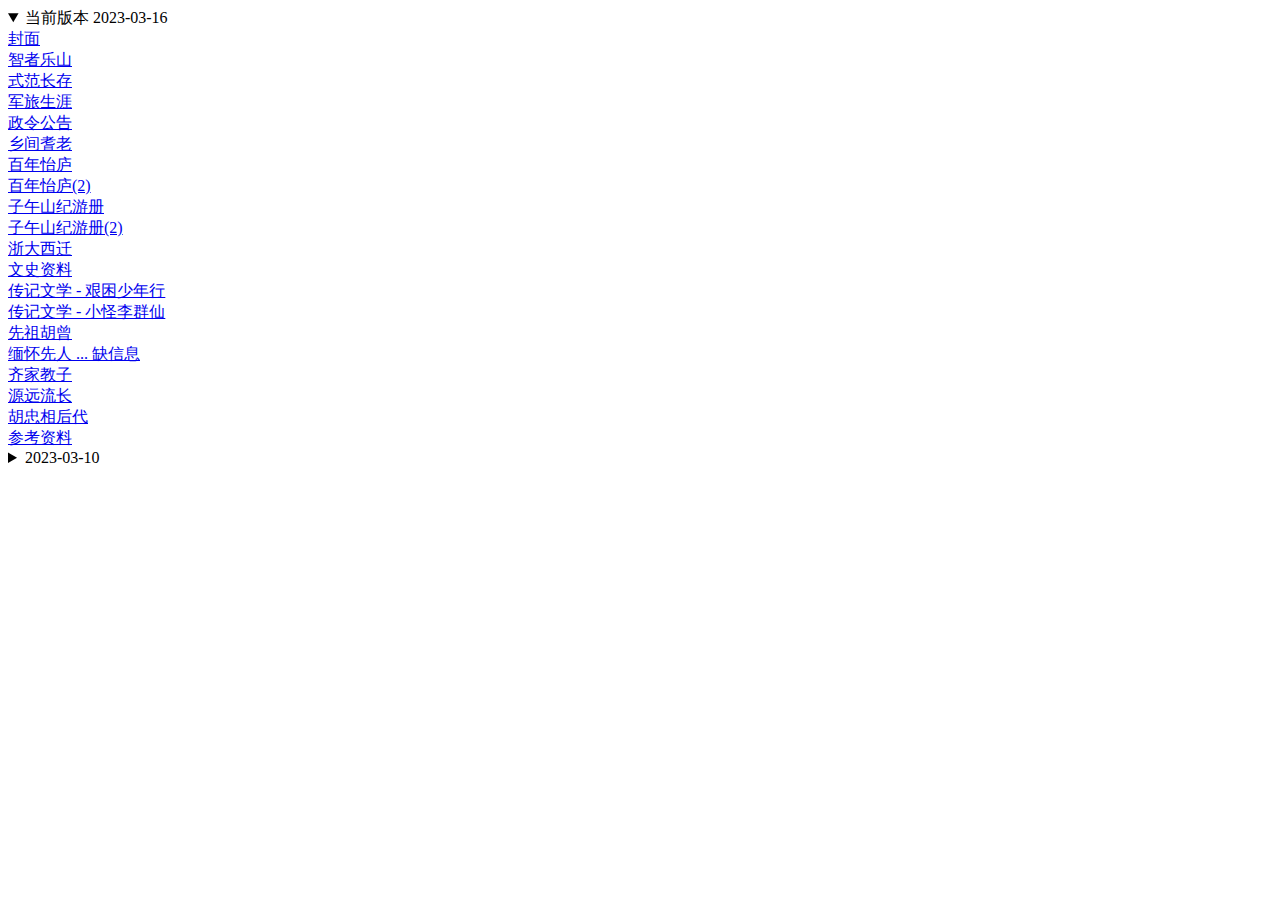
<file: hc/index.html>
<!DOCTYPE html>
<html lang="en">
<head>
    <meta charset="UTF-8">
    <meta http-equiv="X-UA-Compatible" content="IE=edge">
    <meta name="viewport" content="width=device-width, initial-scale=1.0">
    <title>Document</title>
</head>

<body>

    <details open>
        <summary>当前版本 2023-03-16</summary>
        <a href="./0.jpg" target="_blank">封面</a><br>
        <a href="./1.jpg" target="_blank">智者乐山</a><br>
        <a href="./20230316/3.式范长存.jpg" target="_blank">式范长存</a><br>
        <a href="./20230316/4.军旅生涯.jpg" target="_blank">军旅生涯</a><br>
        <a href="./20230316/5.政令公告.jpg" target="_blank">政令公告</a><br>
        <a href="./20230316/6.乡间耆老.jpg" target="_blank">乡间耆老</a><br>
        <a href="./20230316/7.百年怡庐.jpg" target="_blank">百年怡庐</a><br>
        <a href="./20230316/8.百年怡庐.jpg" target="_blank">百年怡庐(2)</a><br>
        <a href="./20230316/9.子午山纪游册.jpg" target="_blank">子午山纪游册</a><br>
        <a href="./20230316/10.子午山纪游册.jpg" target="_blank">子午山纪游册(2)</a><br>
        <a href="./20230316/11.浙大西迁.jpg" target="_blank">浙大西迁</a><br>
        <a href="./20230316/12.文史资料.jpg" target="_blank">文史资料</a><br>
        <a href="./20230316/13.传记文学.jpg" target="_blank">传记文学 - 艰困少年行</a><br>
        <a href="./20230316/14.传记文学.jpg" target="_blank">传记文学 - 小怪李群仙</a><br>
        <a href="./20230316/15.先祖胡曾.jpg" target="_blank">先祖胡曾</a><br>
        <a href="./20230316/16.缅怀先人.jpg" target="_blank">缅怀先人 ... 缺信息</a><br>
        <a href="./20230316/17.齐家教子.jpg" target="_blank">齐家教子</a><br>
        <a href="./20230316/18.源远流长.jpg" target="_blank">源远流长</a><br>
        <a href="./20230316/19.胡忠相后代1.jpg" target="_blank">胡忠相后代</a><br>
        <a href="./20230316/20-21参考资料.pdf" target="_blank">参考资料</a>
    </details>
    <details close>
        <summary>2023-03-10</summary>
        <a href="./0.jpg" target="_blank">封面</a><br>
        <a href="./1.jpg" target="_blank">智者乐山</a><br>
        <a href="./20230310/3.式范长存.jpg" target="_blank">式范长存</a><br>
        <a href="./20230310/4.先祖胡曾.jpg" target="_blank">先祖胡曾</a><br>
        <a href="./20230310/5.缅怀先人.jpg" target="_blank">缅怀先人</a><br>
        <a href="./20230310/6.军旅生涯.jpg" target="_blank">军旅生涯</a><br>
        <a href="./20230310/7.政令公告.jpg" target="_blank">政令公告</a><br>
        <a href="./20230310/8.乡间耆老.jpg" target="_blank">乡间耆老</a><br>
        <a href="./20230310/9.百年怡庐.jpg" target="_blank">百年怡庐</a><br>
        <a href="./20230310/10.百年怡庐.jpg" target="_blank">百年怡庐</a><br>
        <a href="./20230310/11.子午山纪游册.jpg" target="_blank">子午山纪游册</a><br>
        <a href="./20230310/12.子午山纪游册.jpg" target="_blank">子午山纪游册(2)</a><br>
        <a href="./20230310/13.浙大西迁.jpg" target="_blank">浙大西迁</a><br>
        <a href="./20230310/14.文史资料.jpg" target="_blank">文史资料</a><br>
        <a href="./20230310/15.传记文学.jpg" target="_blank">传记文学</a><br>
        <a href="./20230310/16.传记文学.jpg" target="_blank">传记文学(2)</a><br>
        <a href="./20230310/17.齐家教子.jpg" target="_blank">齐家教子</a><br>
        <a href="./20230310/18.源远流长.jpg" target="_blank">源远流长</a><br>
        <a href="./20230310/19.胡忠相后代1.jpg" target="_blank">胡忠相后代</a>
    </details>

</body>
</html>
</file>
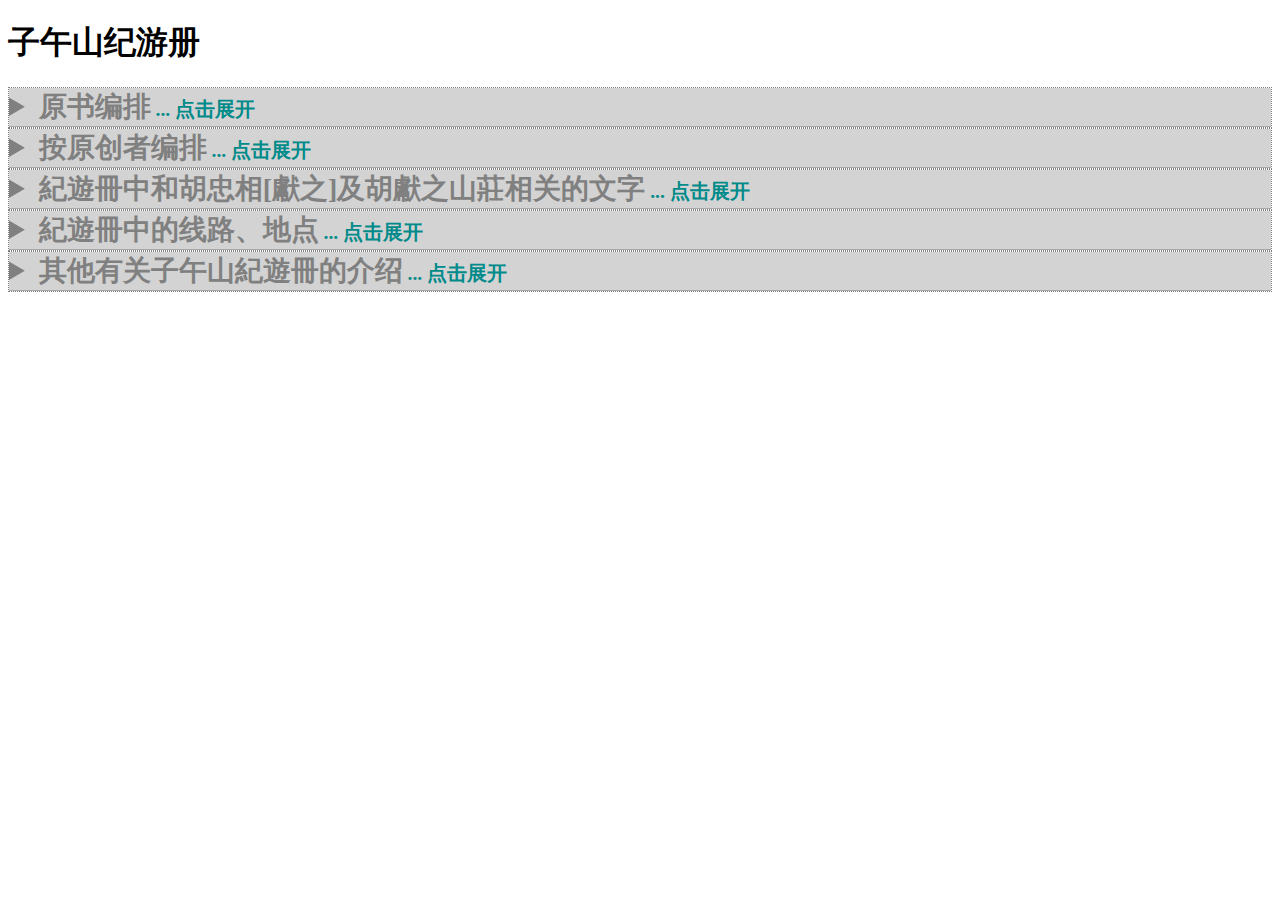
<file: zws/index.html>
<!DOCTYPE html>
<html lang="en">
<head>
  <meta charset="UTF-8">
  <meta http-equiv="X-UA-Compatible" content="IE=edge">
  <meta name="viewport" content="width=device-width, initial-scale=1.0">
  <title>子午山纪游册</title>
  <link rel="icon" type="image/x-icon" href="./viewpoint.png">
  <link rel="stylesheet" type="text/css" href="./style.css">
</head>
<body>
  <h1> 子午山纪游册 </h1>
  <details><summary data-open=" ... 点击隐藏" data-close=" ... 点击展开">原书编排</summary>
    <details>
      <summary data-open=" ... 点击隐藏" data-close=" ... 点击展开">封面 辛己冬 赵恺题</summary>  
      <details>
        <summary>照片</summary>
        <img src="./img/封面.png" style="height:800px;">
      </details>       
    </details>
    <details>      <summary data-open=" ... 点击隐藏" data-close=" ... 点击展开">序 辛己六月十九日 南通王焕镳</summary>
      <details>
        <summary>照片</summary>
        <img src="./img/序.png" style="height:__px;">
      </details>
      <details>
        <summary>原版文字</summary>
        序 <br>
        　　遵义于西南号“文学之国”，而郑子尹、莫子偲、黎莼斋三先生，尤有闻于天下。四方宦游之士至其邑者，莫不嘅然想见三先生为人，或时结侣联袂访其撰杖歌啸之地与夫埋骨之所，以致向慕绸缪之意，唏嘘方羊，久而不忍去也。今岁春孟，余来遵义且二年矣，友人约谒其墓。墓在乐安江上，去城东八十里。余以病不能行，为怅然者久之。既而赵翁迺康之记，丰子子恺之画，卢濯清、李子瑾、冯励青、罗巴山诸子之诗与词，得于展谒游览之余者，皆辱以示余。凡丘垄四周之风物、奇峰幽壑、平流急洑、嘉树美箭、古刹废垒，一切可喜可愕之观，靡不粲焉，陈于目前。至于故旧之思，盛衰之感，蕴于中而发于外者，往复深厚，醰「tán」醰乎有味，其言之也。当有清季叶，区内俶扰，儒术衰微，三先生于时，力学攻苦，崛起偏陬「zōu」，经学文章、上嗣乾嘉诸老之绪，而旁与海内耆耇「qí
        gǒu」角一日之长，何其壮与！顾其名位，惟子偲、莼斋少显，郑先生轗軻「kǎn
        kē」没世，蔬食恒不饱，独其心追古人而与之上下，农夫、渔父皆得狎而侮之。孰知百年之后，乃为人钦重如此。士固不役志于一时之显晦，要其精神，须有以贯夫无穷之世，始克历久而弥光噫。此岂可以势力口舌致之也哉。披览既，因以语诸君子为何如也？
        　　<br>辛巳六月十九日，南通王焕镳。<br>
        钤印：王焕镳印（白文）。
      </details>
      <details>
        <summary>白话文</summary>
        序 <br>
        遵义地处西南，是“文学之国”，而郑子尹、莫子偲、黎莼斋三位先生，尤为天下闻名。四方来避祸的士人来到遵义，无不想亲眼见到这三位先生，有时候结伴探访他们吟咏创作的地方，或是前往他们的墓地，以致向往他们的才华和品德，唏嘘不已，难以离去。今年春孟，我来到遵义已经两年了，朋友约我去拜访他们的墓地。墓地位于乐安江边，离城东80里。因为病情不佳，我不能前往，感到非常惋惜。后来赵翁记述，丰子子恺画作，卢濯清、李子瑾、冯励青、罗巴山等诸位先生的诗歌和词作，得以在展览游览之余看到，并且献给我。周围的小山丘、奇峰幽谷、平原、河流、古树和废墟，所有美丽和惊人的景观，无不在眼前闪耀着它们的光芒，给人留下深刻的印象。至于对旧友的思念、兴衰之感，隐藏在心中而表现在外，时而深沉，时而深入骨髓，让人难以忘怀。在清朝时期，叶区内骚扰不断，儒家学术日渐衰微，这三位先生却在那个时代里，发挥了巨大的力量，攻苦努力，在边远的地方崛起。他们承袭了经学和文章的老传统，与全国各地的学者交流，度过了很长的时间。想想他们的壮志和才华，真是令人敬佩。不过，从名望和地位上看，只有莫子偲和黎莼斋稍微显著一些，而郑子尹却终其一生默默无闻，常年素食，经常饥饿，却一心追随古人的思想，与农夫和渔父一样亲近。谁能想到一百年后，他们如此被人钦佩呢？士人的志向当又提到郑子尹、莫子偲和黎莼斋三位先生，他们在四方游人中有着很高的声誉。到了他们所在的遵义，游客们不会错过机会去拜访这三位先生，有时候甚至会结伴前往他们写作和吟诗作画的地方，以及他们安葬的地方，表达他们的敬仰和向往之情，舍不得离去。

        今年春天，我到遵义已经两年了。我的朋友约我一起去看他们的墓。墓地在乐安江边，距离城东八十里。但由于我的病情不能前往，让我十分遗憾。不过，赵翁的康之记、丰子恺的画作、卢濯清、李子瑾、冯励青、罗巴山等诸子的诗文，让我得以一窥他们墓地的风光。周围的风景如山川、平原、流水、大树和古废墟等，各种奇妙景观，都呈现在我的眼前。至于我对他们故友的思念和盛衰感慨，隐藏在心底但又流露于外，让我感到深深的回味。
        
        说起当时的情况，清朝末年，区内动荡不安，儒学已经开始衰微。但郑子尹、莫子偲和黎莼斋三位先生，却不断追求进取，挑战困难，屹立于偏远之地。他们继承了经学和文学的优良传统，同时也继承了崇尚先贤的思想，为人们所称道。他们在经学和文学方面的成就，超越了许多老辈学者，又和国内的名流学者一起交流，这种精神和力量让人惊叹。
        
        尽管他们的名望不如其他一些知名学者，只有莫子偲和黎莼斋稍有些出名，而郑子尹则一生都过着苦行僧的生活，经常吃素而且总是饥肠辘辘，但他们依然追求古人的精神，和农民和渔夫一样亲近而被尊敬。谁能想到，一百年后，人们会如此钦佩和尊重他们。
        
        士人不应该只追求一时的名声和地三先生的名声传遍天下，每个到遵义的宦游之士都渴望见到他们，或者去他们墓地寻访他们的足迹和归处，以此表达对他们的景仰和怀念之情。我来到遵义已经两年了，朋友邀请我去看三先生的墓，但因为病不能走路，让我倍感遗憾。后来，我看到了赵迺康的记述，丰子恺的画作，卢濯清、李子瑾、冯励青、罗巴山等学者的诗文，他们描述了周围的山水风光、怪石幽谷、河流和美丽的古树，还有废弃的古刹和城墙等等，这一切都非常美丽和惊人，深深地印在了我的脑海中。至于对于过去的怀念和感叹，他们藏在内心深处而流露在外，这样的话语深刻而意味深长。当时清朝时期，社会动荡不安，儒术式微，但三先生却用力攻读，崛起于偏僻之地，既承袭了前人的学问和文章，又能与全国的老一辈学者平起平坐，真是让人钦佩。而且，郑子尹、莫子偲、黎莼斋三位先生中，郑先生虽然名望不高，但是一生追求古人的精神，与农夫和渔民都能打成一片，而莫子偲和黎莼斋的名声则更加响亮。然而，谁又能想到，一百年之后，他们竟成为如此受人钦佩和景仰的人物呢？一个真正的学者并不追求短暂的荣誉，而是要有超越时代的精神和追求，这样才能历久弥新。这并不是依靠权势和口舌所能做到的。我阅读了这些文字之后，想问问各位读者，你们对此有何感想呢？
        <br>辛巳（1931年）六月十九日，南通王焕镳。<br>
        钤印：王焕镳印（白文）。
      </details>
      <br>时任浙江大学国文系教授王焕镳（字驾吾）虽“病不能行，为怅然久之，既而赵翁迺康之记，丰子恺之画，名流诸子之诗与词，得于展谒”，还是欣然命笔，为之作序
    </details>
    <details><summary data-open=" ... 点击隐藏" data-close=" ... 点击展开">鄭莫黎三先生遺像、小傳</summary> 
      <details>
        <summary data-open=" ... 点击隐藏" data-close=" ... 点击展开">鄭子尹先生遺像 子愷畫</summary>   
        
        <details>
          <summary>照片</summary>
          <img src="./img/丰01_郑子尹画像.JPG" style="height:__px;">
        </details>
        <details>
          <summary>原版文字</summary>
          郑徵君小传 
          <br>徵君名珍，字子尹，别号柴翁、五尺道人、且同亭长、子午山孩，遵义人。道光乙酉拔贡，丁酉举人，大挑教职，历古州镇远黎平学官，晚选荔波训导。初居县西天旺里，母黎太孺人，有贤明之德，以家贫地僻，非教子所，乃弃田宅，东迁沙滩，依外家，居垚湾，以多书籍便教读也，终赖以成名。母卒，买地乐安江上，曰：子午山葬之。又葬其父雅泉先生于右，筑室左曰：望山堂，为巢经巢乌桕轩、柑廊、米楼，以环左右。前有梅峐，中为团湖，襍「zá 」植花木，守山终焉。徵君为学，初师舅氏雪楼，名进士，继请益教授莫猷人先生，终成于程督学春海，受之于贺耦庚中丞，皆经师也。治经以康成、叔重为归，析理以程朱氏为止，学成平为西南大儒。生平精研三礼，遂通《小学》，著有《经说仪礼私笺》《轮与私笺》《凫氏图说》《说文逸字》《说文新坿》《考汗简笺正》《郑学录》《亲属记》《母教录》《遵义府志》《巢经巢文钞》《巢经巢诗钞前后集》，《播雅》（未刻）之书。尚夥各体书法，独具天裁，闲有作画、苍朴疏古，晚年以知县徵，不就。卒年五十有九，葬子午山。子名知同、字伯更，学承家训，精经《小学》，人比之高邮王氏、长洲惠氏，著有《说文畣问》《六书浅说》《屈庐诗钞》《漱芳斋文钞》《订正姚氏说文考异》。卒葬望山堂废址。 
          <br>遵义赵恺譔。
        </details>
        <details>
          <summary>白话文</summary>
          这篇文字介绍了郑徵君的生平事迹。他是道光年间的一位学者，名叫郑珍，字子尹，也被称为柴翁、五尺道人、且同亭长、子午山孩，出生于遵义。他考中了乙酉科的进士，并且历任过古州、镇远、黎平等地的学官，最后在荔波任训导。郑徵君的母亲黎太孺人非常聪明仁慈，但家境贫寒，所以他为了接受良好的教育，放弃了家中的田宅，到外家依靠，并居住在垚湾。他拥有许多书籍，便于自学，因此最终成名。母亲去世后，他购买了地皮，并在子午山上安葬。他还将父亲雅泉先生安葬在右边，左边筑了一座名为望山堂的宅院，其中包括巢经巢乌桕轩、柑廊、米楼等建筑。前面有梅峐，中间是团湖，种植着各种花木，守护着山林。 郑徵君在学术方面颇有成就，他的第一位老师是他的舅舅雪楼，后来又请莫猷人先生等人授课，最终成为了程朱理学的学者。他精通《三礼》，并通晓《小学》，著有《经说仪礼私笺》《轮与私笺》《凫氏图说》《说文逸字》《说文新坿》《考汗简笺正》《郑学录》《亲属记》《母教录》《遵义府志》《巢经巢文钞》《巢经巢诗钞前后集》，以及未刻的《播雅》等书籍。他还擅长书法和绘画，但后来担任知县后就不再从事这些业余爱好了。他去世时只有五十九岁，葬在子午山。他的儿子名叫郑知同，字伯更，学习遵守家训，精通《小学》，被人比作高邮王氏、长洲惠氏，著有《说文畣问》《六书浅说》《屈庐诗钞》《漱芳斋文钞》《订正姚氏说文考异》等。
          郑徵君逝世后葬于其父母的墓地望山堂，该墓地在后来被废弃。
        </details>
      </details>  
      <details>
        <summary data-open=" ... 点击隐藏" data-close=" ... 点击展开">鄭徵君小傳 遵義趙愷譔</summary>   
        <img src="./img/赵1_郑子尹小传.png" style="height:__px;">
      </details>
      <details>
        <summary data-open=" ... 点击隐藏" data-close=" ... 点击展开">莫郘亭先生遺像 子愷畫</summary>   
        <img src="./img/丰02_莫画像.JPG" style="height:__px;">
      </details>    
      <details>
        <summary data-open=" ... 点击隐藏" data-close=" ... 点击展开">莫徵君小傳 遵義趙愷譔</summary> 
        <img src="./img/赵2_莫君小传.png" style="height:__px;">  
      </details>  
      <details>
        <summary data-open=" ... 点击隐藏" data-close=" ... 点击展开">黎蓴齋先生遺像 子愷畫</summary>   
        <img src="./img/丰03_黎画像.JPG" style="height:__px;">
      </details>     
      <details>
        <summary data-open=" ... 点击隐藏" data-close=" ... 点击展开">黎欽使小傳 遵義趙愷譔</summary>   
        <img src="./img/赵3_黎君小传.png" style="height:__px;">
      </details>
    </details>
    <details><summary data-open=" ... 点击隐藏" data-close=" ... 点击展开">谒鄭莫黎三先生墓、访故居</summary>   
      <details>
        <summary data-open=" ... 点击隐藏" data-close=" ... 点击展开">辛己人日往谒鄭黎莫三先生墓記 遵義趙愷迺康記</summary>   
        <img src="./img/赵4_记1.png" style="height:__px;">
        <img src="./img/赵4_记2.png" style="height:__px;">
        <img src="./img/赵4_记3.png" style="height:__px;">
        <img src="./img/赵4_记4.png" style="height:__px;">
      </details>
      <details>
        <summary data-open=" ... 点击隐藏" data-close=" ... 点击展开">鄭墓原状想象图，鄭墓 子愷畫</summary> 
        <img src="./img/丰045_郑子尹墓.JPG" style="height:__px;">  
      </details>
      <details>
        <summary data-open=" ... 点击隐藏" data-close=" ... 点击展开">旅遵謁鄭莫黎三先生墓書懷五十韻 盧江益美濯清</summary>   
          <img src="./img/五十韵.png" style="height:__px;">
      </details>
      <details>
        <summary data-open=" ... 点击隐藏" data-close=" ... 点击展开">子午山谒鄭子尹先生墓 武进冯励青</summary>   
        <img src="./img/冯1_郑墓.png" style="height:__px;">
      </details>
      <details>
        <summary data-open=" ... 点击隐藏" data-close=" ... 点击展开">子午山十二韵 乐清李瑜子瑾</summary>   
        <img src="./img/李1_十二韵.JPG" style="height:__px;">
      </details>
      <details>
        <summary data-open=" ... 点击隐藏" data-close=" ... 点击展开">偕子瑾勵青兩兄奉陪迺康獻之子愷諸先生恭謁鄭徵君子尹墓 長沙羅展巴山</summary>   
        <img src="./img/罗1_郑墓.png" style="height:__px;">
        <img src="./img/丰05_郑子尹墓_罗.JPG" style="height:__px;"> 
      </details>
      <details>
        <summary data-open=" ... 点击隐藏" data-close=" ... 点击展开">望山堂感懷 遵義牟琳貢三</summary> 
        <img src="./img/牟1_望山堂.JPG" style="height:__px;">  
      </details>
      <details>
        <summary data-open=" ... 点击隐藏" data-close=" ... 点击展开">過子午山謁鄭徵君墓 古播喻聖域稿</summary>  
        <img src="./img/古播_郑墓.JPG" style="height:__px;"> 
      </details>
      <details>
        <summary data-open=" ... 点击隐藏" data-close=" ... 点击展开">莫墓 子愷畫</summary>   
        <img src="./img/丰06_莫墓.JPG" style="height:__px;"> 
      </details>
      <details>
        <summary data-open=" ... 点击隐藏" data-close=" ... 点击展开">謁莫子偲先生墓 武進馮勵青</summary>   
        <img src="./img/冯2_莫墓.JPG" style="height:__px;"> 
      </details>
      <details>
        <summary data-open=" ... 点击隐藏" data-close=" ... 点击展开">青田山放歌 樂清李瑜[子瑾]</summary>   
        <img src="./img/李2_青田山.JPG" style="height:__px;">
      </details>
      <details>
        <summary data-open=" ... 点击隐藏" data-close=" ... 点击展开">黎墓 子愷畫</summary>   
        <img src="./img/丰07_黎墓.JPG" style="height:__px;"> 
      </details>
      <details>
        <summary data-open=" ... 点击隐藏" data-close=" ... 点击展开">夜宿黎星使純齋故宅 武進馮勵青</summary>  
        <img src="./img/冯3_黎宅.JPG" style="height:__px;">  
      </details>
      <details>
        <summary data-open=" ... 点击隐藏" data-close=" ... 点击展开">歸飲沙灘黎氏 樂清李瑜[子瑾]</summary>   
        <img src="./img/李3_黎氏.JPG" style="height:__px;"> 
      </details>
      <details>
        <summary data-open=" ... 点击隐藏" data-close=" ... 点击展开">謁黎欽使墓 古棠徐森芝孫</summary>   
        <img src="./img/徐森1_黎墓.JPG" style="height:__px;">
      </details>
    </details>
    <details><summary data-open=" ... 点击隐藏" data-close=" ... 点击展开">禹門寺</summary>    
      <details>
        <summary data-open=" ... 点击隐藏" data-close=" ... 点击展开">坐久意未厭 子愷畫</summary>   
        <img src="./img/丰08_坐久意未厌.JPG" style="height:__px;">
      </details>
      <details>
        <summary data-open=" ... 点击隐藏" data-close=" ... 点击展开">禹門寺 樂清李瑜[子瑾]</summary>   
        <img src="./img/李4_禹门寺.JPG" style="height:__px;">
      </details>
      <details>
        <summary data-open=" ... 点击隐藏" data-close=" ... 点击展开">禹門寺 武進馮勵青</summary>  
        <img src="./img/冯4_禹门寺.JPG" style="height:__px;"> 
      </details>
      <details>
        <summary data-open=" ... 点击隐藏" data-close=" ... 点击展开">偕濯清木初兩公重登禹門寺 ...  樂清李瑜[子瑾]</summary>   
        <img src="./img/李5_重登禹门寺.JPG" style="height:__px;"> 
      </details>
      <details>
        <summary data-open=" ... 点击隐藏" data-close=" ... 点击展开">禹門寺 長沙羅展巴山</summary>   
        <img src="./img/罗2_禹门寺.JPG" style="height:__px;">
      </details>
    </details>
    <details>
      <summary data-open=" ... 点击隐藏" data-close=" ... 点击展开">清乘橋</summary>   
      <details>
        <summary data-open=" ... 点击隐藏" data-close=" ... 点击展开">清乘橋 子愷畫</summary>  
        <img src="./img/丰09_清乘桥.JPG" style="height:__px;"> 
      </details>
      <details>
        <summary data-open=" ... 点击隐藏" data-close=" ... 点击展开">清乘橋 牂北生趙愷</summary>   
        <img src="./img/赵5_清乘桥.JPG" style="height:__px;"> 
      </details>
      <details>
        <summary data-open=" ... 点击隐藏" data-close=" ... 点击展开">初過清乘橋 樂清李瑜[子瑾]</summary>   
        <img src="./img/李6_清乘桥.JPG" style="height:__px;">
      </details>
    </details>
    <details>
      <summary data-open=" ... 点击隐藏" data-close=" ... 点击展开">访胡獻之山莊</summary>
      <details>
        <summary data-open=" ... 点击隐藏" data-close=" ... 点击展开">一灣綠水山百轉 門前一笑師象迎 子愷畫</summary>
        <img src="./img/丰10_胡氏庄园.JPG" style="height:__px;">   
        <br>题跋是“卅年同游子午山，访胡献之老丈之山庄，即图其景，借迺康老丈诗句为题，子愷”。画面是小溪前的山庄，门扉洞开
      </details>
      <details>
        <summary data-open=" ... 点击隐藏" data-close=" ... 点击展开">人日陪豐子愷李子瑾馮勵青羅巴山諸君子訪胡獻之君同謁鄭莫黎三先生墓既歸作此酬之 迺康</summary>   
        <img src="./img/赵6_山庄.JPG" style="height:__px;"> 
      </details>
      <details>
        <summary data-open=" ... 点击隐藏" data-close=" ... 点击展开">辛己人日隨趙丈迺康豐先生子愷及子瑾克俊兩兄同訪胡公獻之 鄭黎莫三先生墓 武進馮勵青</summary>   
        <img src="./img/冯5_胡氏山庄.JPG" style="height:__px;"> 
      </details>
      <details>
        <summary data-open=" ... 点击隐藏" data-close=" ... 点击展开">山莊即事 遵義胡忠相獻之</summary>   
        <img src="./img/胡_山庄即事.JPG" style="height:__px;"> 
      </details>
    </details>
    <details>
      <summary data-open=" ... 点击隐藏" data-close=" ... 点击展开">访節孝寺</summary>    
      <details>
        <summary data-open=" ... 点击隐藏" data-close=" ... 点击展开">節孝寺 子愷畫</summary>   
        <img src="./img/丰11_节孝祠.JPG" style="height:__px;"> 
      </details>
      <details>
        <summary data-open=" ... 点击隐藏" data-close=" ... 点击展开">節孝寺觀豐子愷君畫佛 迺康稿</summary>   
        <img src="./img/赵7_节孝寺.JPG" style="height:__px;"> 
      </details>
      <details>
        <summary data-open=" ... 点击隐藏" data-close=" ... 点击展开">節孝寺觀豐子愷君畫佛 樂清李瑜[子瑾]</summary>   
        <img src="./img/李7_节孝寺.JPG" style="height:__px;"> 
        “徐步向岩阿，澄霄落碧波。松嫌依槛少，竹爱入门多。静日无烽起，闲云有杖过。何劳尘外访，画里见维摩。
      </details>
    </details>
    <details>
      <summary data-open=" ... 点击隐藏" data-close=" ... 点击展开">柳待春回、初柳、紅梅</summary>    
      <details>
        <summary data-open=" ... 点击隐藏" data-close=" ... 点击展开">柳待春回綠未生 子愷畫</summary>   
        <img src="./img/丰12_柳待春回.JPG" style="height:__px;"> 
      </details>
      <details>
        <summary data-open=" ... 点击隐藏" data-close=" ... 点击展开">柳待春回綠未生 樂清李瑜[子瑾]</summary>   
        <img src="./img/李8_柳待春回.JPG" style="height:__px;"> 
        长题目《辛巳人日，胡公献之招同迺康、子恺两先生，励青、巴山诸兄往游子午山，夜宿其家，即席赋此。子恺先生因以余句作迎春图》的七律诗
        <br>这个长题可以看作为诗前的一段小序，交代了此行、此诗和此画的成因。
        <br>诗曰：“出郭偏劳拄杖迎，车鸣唤起为公行。梅随客至香初透，柳待春回绿未生。破野光浮知月上，连山影落见云横。重寻已许烽销后，绕座应先奉玉觥。”
        <br>首联写东道主胡献之出郭拄杖相迎，颔联写早春梅花初放柳树尚未发叶的景象，颈联写黄昏月上影落云横的景色，尾联写相约抗战胜利后重游，举杯畅饮酬谢东道主。
        <br>丰子恺取了宜于入画的“柳待春回绿未生”一句，作成漫画一幅。
      </details>
      <details>
        <summary data-open=" ... 点击隐藏" data-close=" ... 点击展开">阕词《浣溪沙·初柳》 樂清李瑜[子瑾]</summary>   
        <img src="./img/李9_初柳.JPG" style="height:__px;"> 
        阕词《浣溪沙·初柳》：
        <br>树底烟消绿渐垂，横塘风动破涟漪，轻丝飞恨薄帘帏。曲榭莺慵声未透，遥堤燕缓影空迷，凝情谁为绾沈晖。
      </details>
      <details>
        <summary data-open=" ... 点击隐藏" data-close=" ... 点击展开">教人知道是春来 子愷畫</summary>   
        <img src="./img/丰13_胡氏红梅.JPG" style="height:__px;"> 
      </details>
      <details>
        <summary data-open=" ... 点击隐藏" data-close=" ... 点击展开">暗香胡氏紅梅 樂清李瑜[子瑾]</summary>   
        <img src="./img/李a_红梅.JPG" style="height:__px;"> 
      </details>
    </details>
    <details>
      <summary data-open=" ... 点击隐藏" data-close=" ... 点击展开">跋子午山紀遊冊後 樂清李瑜瑾跋</summary>   
      <img src="./img/李b_跋.JPG" style="height:__px;"> 


      <details><summary>白话文</summary>
        子午山之游的经历好比欣赏了成千的画作、文章、诗歌、词曲，里面承载了寺庙的兴废，山谷的变迁，以及不时的感慨、怀念及颂扬。子午山之游的重点是拜谒郑徵君，而在回程拜谒了莫子偲、黎莼斋两先生，更使此游丰富多彩。胡公献之在其家提供了这次旅行的主要接待，行程超过了五天。在其家庭庄园的适宜宴饮及园林的清新气息都值得一提。胡公献之自解甲后，二十多年不再涉足政治纷争，一直潜心守护修缮三位先生墓地。其未被世人充分理解和传扬行为，应该出于他对三位先生怀有的深诚敬仰。我们仰慕三先生的情怀难道还不如当地的邻人，这也是创作这本纪游册的意义及动力所在。虽然无法充分展扬三先生的风彩，但胡公献之的行事情怀，恐怕将会因此稍稍为世人所知晓。同游时现场创作的有五位，赵公迺康写的记，王子驾吾写的序言，都有充分表述。这本纪游册的出版得到了刘千俊、卢濯清、刘慕曾、严道生、冯厉青、罗巴山、徐弘夫、牟贡三、赵兴鉴、杨泽生、柏杰生、周子光、喻界凡、刘绍箕等人及胡公献之的资金支持和助力。
        
        款识：“乐清李瑜谨跋”。
        钤印：“子瑾”（红色印章）、“李瑜”（白色印章）

      </details>









    </details>
    <details>
      <summary data-open=" ... 点击隐藏" data-close=" ... 点击展开">封底</summary>   
      <img src="./img/封底.JPG" style="height:__px;"> 
    </details>
  </details>
  <details>
    <summary data-open=" ... 点击隐藏" data-close=" ... 点击展开">按原创者编排</summary>
    <details>
      <summary data-open=" ... 点击隐藏" data-close=" ... 点击展开">遵義趙愷[迺康] 文4 诗3
      </summary>
      <details>
        <summary data-open=" ... 点击隐藏" data-close=" ... 点击展开">赵迺康，名恺（1869—1942），字迺康，遵义人
        </summary>
        <a href="http://jiwei.zunyi.gov.cn/mtjj/202002/t20200205_47224283.html" target="_blank">遵义学者赵乃康</a>，
        <a href="https://baike.baidu.com/item/%E8%B5%B5%E4%B9%83%E5%BA%B7/4366960" target="_blank">百度百科</a>，
        <a href="https://m.fx361.com/news/2009/0727/5815181.htmll" target="_blank">赵恺与遵义文化</a>，
        <a href="https://www.sohu.com/a/227524179_315677" target="_blank">追忆名儒赵乃康</a>
        <br>赵迺康，名恺（1869—1942），字迺康，遵义人。前清举人，为遵义名儒，也是著名史学家、藏书家和书法家。丰先生曾与赵迺康、王焕镳等结伴，到遵义新舟沙滩祭扫清代桐城派散文作家代表郑子尹、莫友芝及曾出使国外的黎纯蓴的墓。为此丰子恺归来还作画多幅，并参与编写《子午山记游册》。
        <br>是《续遵义府志》的主要编撰人
      </details>
      <details>
        <summary data-open=" ... 点击隐藏" data-close=" ... 点击展开">封面 辛己冬 赵恺题</summary>   
        <img src="./img/封面.png" style="height:__px;">
      </details>    
      <details>
        <summary data-open=" ... 点击隐藏" data-close=" ... 点击展开">鄭徵君小傳 遵義趙愷譔</summary>   
        <img src="./img/赵1_郑子尹小传.png" style="height:__px;">
      </details>
      <details>
        <summary data-open=" ... 点击隐藏" data-close=" ... 点击展开">莫徵君小傳 遵義趙愷譔</summary> 
        <img src="./img/赵2_莫君小传.png" style="height:__px;">  
      </details>    
      <details>
        <summary data-open=" ... 点击隐藏" data-close=" ... 点击展开">黎欽使小傳 遵義趙愷譔</summary>   
        <img src="./img/赵3_黎君小传.png" style="height:__px;">
      </details>    
      <details>
        <summary data-open=" ... 点击隐藏" data-close=" ... 点击展开">辛己人日往谒鄭黎莫三先生墓記 遵義趙愷迺康記</summary>   
        <img src="./img/赵4_记1.png" style="height:__px;">
        <img src="./img/赵4_记2.png" style="height:__px;">
        <img src="./img/赵4_记3.png" style="height:__px;">
        <img src="./img/赵4_记4.png" style="height:__px;">
      </details>
      <details>
        <summary data-open=" ... 点击隐藏" data-close=" ... 点击展开">清乘橋 牂北生趙愷</summary>   
        <img src="./img/赵5_清乘桥.JPG" style="height:__px;"> 
      </details>
      <details>
        <summary data-open=" ... 点击隐藏" data-close=" ... 点击展开">人日陪豐子愷李子瑾馮勵青羅巴山諸君子訪胡獻之君同謁鄭莫黎三先生墓既歸作此酬之 迺康</summary>   
        <img src="./img/赵6_山庄.JPG" style="height:__px;"> 
      </details>
      <details>
        <summary data-open=" ... 点击隐藏" data-close=" ... 点击展开">節孝寺觀豐子愷君畫佛 迺康稿</summary>   
        <img src="./img/赵7_节孝寺.JPG" style="height:__px;"> 
      </details>
    </details>
    <details>
      <summary data-open=" ... 点击隐藏" data-close=" ... 点击展开">丰子恺 画:13幅
      </summary>
      <a href="https://zh.wikipedia.org/wiki/%E8%B1%90%E5%AD%90%E6%84%B7" target="_blank">维基百科</a>，
      <a href="https://baike.baidu.com/item/%E4%B8%B0%E5%AD%90%E6%81%BA/321631" target="_blank">百度百科</a>，
      <a href="http://www.gerenjianli.com/Mingren/01/11g0ct273pempma.html" target="_blank">名人简历</a>，      
      <a href="http://www.zj.gov.cn/art/2021/1/8/art_1229511180_8345.html" target="_blank">丰子恺纪念馆</a>，      
      <a href="http://www.jiaxing.gov.cn/art/2014/1/15/art_1536300_22023544.html" target="_blank">桐乡市丰子恺纪念馆</a>      
      <details>
        <summary data-open=" ... 点击隐藏" data-close=" ... 点击展开">鄭子尹先生遺像 子愷畫</summary>   
        <img src="./img/丰01_郑子尹画像.JPG" style="height:__px;">
      </details>  
      <details>
        <summary data-open=" ... 点击隐藏" data-close=" ... 点击展开">莫郘亭先生遺像 子愷畫</summary>   
        <img src="./img/丰02_莫画像.JPG" style="height:__px;">
      </details>     
      <details>
        <summary data-open=" ... 点击隐藏" data-close=" ... 点击展开">黎蓴齋先生遺像 子愷畫</summary>   
        <img src="./img/丰03_黎画像.JPG" style="height:__px;">
      </details>   
      <details>
        <summary data-open=" ... 点击隐藏" data-close=" ... 点击展开">鄭墓原状想象图，鄭墓 子愷畫</summary> 
        <img src="./img/丰045_郑子尹墓.JPG" style="height:__px;">  
      </details>
      <details>
        <summary data-open=" ... 点击隐藏" data-close=" ... 点击展开">莫墓 子愷畫</summary>   
        <img src="./img/丰06_莫墓.JPG" style="height:__px;"> 
      </details>
      <details>
        <summary data-open=" ... 点击隐藏" data-close=" ... 点击展开">黎墓 子愷畫</summary>   
        <img src="./img/丰07_黎墓.JPG" style="height:__px;"> 
      </details>
      <details>
        <summary data-open=" ... 点击隐藏" data-close=" ... 点击展开">坐久意未厭 子愷畫</summary>   
        <img src="./img/丰08_坐久意未厌.JPG" style="height:__px;">
      </details>
      <details>
        <summary data-open=" ... 点击隐藏" data-close=" ... 点击展开">清乘橋 子愷畫</summary>  
        <img src="./img/丰09_清乘桥.JPG" style="height:__px;"> 
      </details>
      <details>
        <summary data-open=" ... 点击隐藏" data-close=" ... 点击展开">一灣綠水山百轉 門前一笑師象迎 子愷畫</summary>
        <img src="./img/丰10_胡氏庄园.JPG" style="height:__px;">   
        <br>题跋是“卅年同游子午山，访胡献之老丈之山庄，即图其景，借迺康老丈诗句为题，子愷”。画面是小溪前的山庄，门扉洞开
      </details>
      <details>
        <summary data-open=" ... 点击隐藏" data-close=" ... 点击展开">節孝寺 子愷畫</summary>   
        <img src="./img/丰11_节孝祠.JPG" style="height:__px;"> 
      </details>
      <details>
        <summary data-open=" ... 点击隐藏" data-close=" ... 点击展开">柳待春回綠未生 子愷畫</summary>   
        <img src="./img/丰12_柳待春回.JPG" style="height:__px;"> 
      </details>
      <details>
        <summary data-open=" ... 点击隐藏" data-close=" ... 点击展开">教人知道是春来 子愷畫</summary>   
        <img src="./img/丰13_胡氏红梅.JPG" style="height:__px;"> 
      </details>
    </details>
    <details>
      <summary data-open=" ... 点击隐藏" data-close=" ... 点击展开">樂清李瑜[子瑾] 诗8 词2 跋
      </summary>
      <details>
        <summary data-open=" ... 点击隐藏" data-close=" ... 点击展开">李瑜（1908—1946），字子瑾 ...</summary>
        <a href="http://www.yqwiki.com/show1.asp?news_id=3540" target="_blank">乐清维科</a>,
        <a href="http://culture.66wz.com/system/2021/08/15/105393630.shtml" target="_blank">梅随客至香初透</a>,
        <a href="http://culture.66wz.com/system/2021/07/07/105381934.shtml" target="_blank">诗人李瑜</a>
        <br>李瑜（1908—1946），字子瑾，号石雪，仙溪北閤村人。少颖异，好读书，曾闭户攻读，三年足不下楼，目不窥园。十八岁到上海，进康有为创办的天游学院学习。1927年康氏去世，李瑜斥家资承担天游学院缮后的经济责任，旋又执弟子礼于李拔可之门。二十四岁作“文录”十二篇，写相伯为之题签，名《李子瑾文录》，章太炎作序。当时上海名流诸宗元、黄宾虹、夏敬观、孙德谦、王潜刚等都为之题词，嘉其勤奋、勖其学业有成。1937年日军攻占上海，《李子瑾文录》未及发行毁于日空军。因战事日益扩大，李瑜即挈眷回仙溪。当时仙溪小学（今仙溪中学前身）师资缺乏，面临倒闭。李瑜深感教育事业是百年大事，即自任义务校长，动员妻子盛雪轩任语文教师，并多方延请外地品学端方之士到校任教。1940年因友人邀游西南，即命其子继任校长。
        <br>1941年在遵义与丰子恺相识，同往子午山览胜，同游者还有当地文化名人。事后，同游者的游记诗文《子午山纪游册》集成，由丰子恺作画，李瑜作跋。1946年病逝于上海，著有《李子瑾书法诗文集》。
      </details>
      <details>
        <summary data-open=" ... 点击隐藏" data-close=" ... 点击展开">子午山十二韵 乐清李瑜子瑾</summary>   
        <img src="./img/李1_十二韵.JPG" style="height:__px;">
      </details>    
      <details>
        <summary data-open=" ... 点击隐藏" data-close=" ... 点击展开">青田山放歌 樂清李瑜[子瑾]</summary>   
        <img src="./img/李2_青田山.JPG" style="height:__px;">
      </details>
      <details>
        <summary data-open=" ... 点击隐藏" data-close=" ... 点击展开">歸飲沙灘黎氏 樂清李瑜[子瑾]</summary>   
        <img src="./img/李3_黎氏.JPG" style="height:__px;"> 
      </details>    
      <details>
        <summary data-open=" ... 点击隐藏" data-close=" ... 点击展开">禹門寺 樂清李瑜[子瑾]</summary>   
        <img src="./img/李4_禹门寺.JPG" style="height:__px;">
      </details>
      <details>
        <summary data-open=" ... 点击隐藏" data-close=" ... 点击展开">偕濯清木初兩公重登禹門寺 ...  樂清李瑜[子瑾]</summary>   
        <img src="./img/李5_重登禹门寺.JPG" style="height:__px;"> 
      </details>
      <details>
        <summary data-open=" ... 点击隐藏" data-close=" ... 点击展开">初過清乘橋 樂清李瑜[子瑾]</summary>   
        <img src="./img/李6_清乘桥.JPG" style="height:__px;">
      </details>
      <details>
        <summary data-open=" ... 点击隐藏" data-close=" ... 点击展开">節孝寺觀豐子愷君畫佛 樂清李瑜[子瑾]</summary>   
        <img src="./img/李7_节孝寺.JPG" style="height:__px;"> 
        “徐步向岩阿，澄霄落碧波。松嫌依槛少，竹爱入门多。静日无烽起，闲云有杖过。何劳尘外访，画里见维摩。
      </details>   
      <details>
        <summary data-open=" ... 点击隐藏" data-close=" ... 点击展开">柳待春回綠未生 樂清李瑜[子瑾]</summary>   
        <img src="./img/李8_柳待春回.JPG" style="height:__px;"> 
        长题目《辛巳人日，胡公献之招同迺康、子恺两先生，励青、巴山诸兄往游子午山，夜宿其家，即席赋此。子恺先生因以余句作迎春图》的七律诗
        <br>这个长题可以看作为诗前的一段小序，交代了此行、此诗和此画的成因。
        <br>诗曰：“出郭偏劳拄杖迎，车鸣唤起为公行。梅随客至香初透，柳待春回绿未生。破野光浮知月上，连山影落见云横。重寻已许烽销后，绕座应先奉玉觥。”
        <br>首联写东道主胡献之出郭拄杖相迎，颔联写早春梅花初放柳树尚未发叶的景象，颈联写黄昏月上影落云横的景色，尾联写相约抗战胜利后重游，举杯畅饮酬谢东道主。
        <br>丰子恺取了宜于入画的“柳待春回绿未生”一句，作成漫画一幅。
      </details>
      <details>
        <summary data-open=" ... 点击隐藏" data-close=" ... 点击展开">阕词《浣溪沙·初柳》 樂清李瑜[子瑾]</summary>   
        <img src="./img/李9_初柳.JPG" style="height:__px;"> 
        阕词《浣溪沙·初柳》：
        <br>树底烟消绿渐垂，横塘风动破涟漪，轻丝飞恨薄帘帏。曲榭莺慵声未透，遥堤燕缓影空迷，凝情谁为绾沈晖。
      </details>
      <details>
        <summary data-open=" ... 点击隐藏" data-close=" ... 点击展开">暗香胡氏紅梅 樂清李瑜[子瑾]</summary>   
        <img src="./img/李a_红梅.JPG" style="height:__px;"> 
      </details>
      <details>
        <summary data-open=" ... 点击隐藏" data-close=" ... 点击展开">跋子午山紀遊冊後 樂清李瑜瑾跋</summary>   
        <img src="./img/李b_跋.JPG" style="height:__px;"> 
      </details>    
    </details>
    <details>
      <summary data-open=" ... 点击隐藏" data-close=" ... 点击展开">武進馮勵青 诗5
      </summary>
      <details>
        <summary data-open=" ... 点击隐藏" data-close=" ... 点击展开">冯励青（1903-1966），又名朂纯
        </summary>
        冯励青（1903-1966），又名朂纯，曾任苏州文教学院、无锡国专教授，镇江师专、省立丹阳中学校长，著有《张煌言年谱》
        <a href="http://www.art-xiebozi.com/asp/post/560.html" target="_blank">寄园部分师生简介</a>
      </details>
      <details>
        <summary data-open=" ... 点击隐藏" data-close=" ... 点击展开">子午山谒鄭子尹先生墓 武进冯励青</summary>   
        <img src="./img/冯1_郑墓.png" style="height:__px;">
      </details>    
      <details>
        <summary data-open=" ... 点击隐藏" data-close=" ... 点击展开">謁莫子偲先生墓 武進馮勵青</summary>   
        <img src="./img/冯2_莫墓.JPG" style="height:__px;"> 
      </details>
      <details>
        <summary data-open=" ... 点击隐藏" data-close=" ... 点击展开">夜宿黎星使純齋故宅 武進馮勵青</summary>  
        <img src="./img/冯3_黎宅.JPG" style="height:__px;">  
      </details>
      <details>
        <summary data-open=" ... 点击隐藏" data-close=" ... 点击展开">禹門寺 武進馮勵青</summary>  
        <img src="./img/冯4_禹门寺.JPG" style="height:__px;"> 
      </details>
      <details>
        <summary data-open=" ... 点击隐藏" data-close=" ... 点击展开">辛己人日隨趙丈迺康豐先生子愷及子瑾克俊兩兄同訪胡公獻之 鄭黎莫三先生墓 武進馮勵青</summary>   
        <img src="./img/冯5_胡氏山庄.JPG" style="height:__px;"> 
      </details>
    </details>
    <details>
      <summary data-open=" ... 点击隐藏" data-close=" ... 点击展开">盧江益美[濯清] 诗1</summary>
      卢濯清(1891— ? )安徽庐江?钟山乡井头院人? 曾任遵義高法院院长
      <details>
        <summary data-open=" ... 点击隐藏" data-close=" ... 点击展开">旅遵謁鄭莫黎三先生墓書懷五十韻 盧江益美濯清</summary>   
          <img src="./img/五十韵.png" style="height:__px;">
      </details>
    </details>  
    <details>
      <summary data-open=" ... 点击隐藏" data-close=" ... 点击展开">南通王焕镳 序
      </summary>
      <details>
        <summary data-open=" ... 点击隐藏" data-close=" ... 点击展开">王焕镳（1900—1982，字驾吾，江苏南通人, 著名文史学家
        </summary>
        <a href="https://zh.wikipedia.org/wiki/%E7%8E%8B%E7%85%A5%E9%91%A3" target="_blank">维基百科</a>，
        <a href="https://baike.baidu.com/item/%E7%8E%8B%E9%A9%BE%E5%90%BE/1359812?fromtitle=%E7%8E%8B%E7%84%95%E9%95%B3&fromid=6257697&fr=aladdin" target="_blank">百度百科</a>，
        <a href="http://www.ncku1897.net/wiki/index.php/%E7%8E%8B%E7%84%95%E9%95%B3" target="_blank">浙大维基</a>，
        <br>王焕镳（1900—1982），著名文史学家，字驾吾，江苏南通人。曾任江苏省立国学图书馆保管﹑编辑两部主任，浙江大学图书馆馆长，杭州大学中文系主任，浙江省政协常委等职。浙江省文史研究馆馆长。著有《墨子集诂》《墨子校释》《先秦寓言研究》等。  
      </details>
      <details>
        <summary data-open=" ... 点击隐藏" data-close=" ... 点击展开">序 辛己六月十九日 南通王焕镳</summary>   
        <img src="./img/序.png" style="height:__px;">
        <br>时任浙江大学国文系教授王焕镳（字驾吾）虽“病不能行，为怅然久之，既而赵翁迺康之记，丰子恺之画，名流诸子之诗与词，得于展谒”，还是欣然命笔，为之作序
      </details>    
    </details>
    <details>
      <summary data-open=" ... 点击隐藏" data-close=" ... 点击展开">長沙羅展[巴山] 诗2</summary>
      <details>
        <summary data-open=" ... 点击隐藏" data-close=" ... 点击展开">羅展，字巴山，長沙, 浙大学者
        </summary>
        浙大学者 ... 时维辛巳年（1941）正月初七，民间习俗所称的‘人日’，天气晴朗、暖和，仿佛清明时节。上午八点，罗展找来公路局用于勘路的汽车，与丰子恺、赵乃康、李瑜、冯励青一行五人，从遵义城外的白田里出发。开启了子午山谒墓之旅 ...
      </details>

      <details>
        <summary data-open=" ... 点击隐藏" data-close=" ... 点击展开">偕子瑾勵青兩兄奉陪迺康獻之子愷諸先生恭謁鄭徵君子尹墓 長沙羅展巴山</summary>   
        <img src="./img/罗1_郑墓.png" style="height:__px;">
        <img src="./img/丰05_郑子尹墓_罗.JPG" style="height:__px;"> 
      </details>   
      <details>
        <summary data-open=" ... 点击隐藏" data-close=" ... 点击展开">禹門寺 長沙羅展巴山</summary>   
        <img src="./img/罗2_禹门寺.JPG" style="height:__px;">
      </details>     
    </details>  
    <details>
      <summary data-open=" ... 点击隐藏" data-close=" ... 点击展开">遵義牟琳[貢三] 诗1
      </summary>
      <a href="https://zh.wikipedia.org/wiki/%E7%89%9F%E7%90%B3" target="_blank">维基百科</a>，
      <a href="https://www.wikiwand.com/zh-tw/%E7%89%9F%E7%90%B3#" target="_blank">Wikiwand</a>，
      <a href="https://baike.baidu.hk/item/%E7%89%9F%E7%90%B3/821781" target="_blank">百度百科</a>，
      <a href="https://baike.sogou.com/v99864140.htm" target="_blank">搜狗百科</a>
      <a href="https://books.google.ca/books?id=07pWEAAAQBAJ&pg=RA1-PT205&lpg=RA1-PT205&dq=%E9%81%B5%E7%BE%A9%E7%89%9F%E8%B2%A2%E4%B8%89&source=bl&ots=k5JUaGEHwn&sig=ACfU3U2jGsCQ-_EphzQf5b4_gT7oNZA6AQ&hl=en&sa=X&ved=2ahUKEwizheKfxNr1AhUuJzQIHcFOBKcQ6AF6BAgSEAM#v=onepage&q=%E9%81%B5%E7%BE%A9%E7%89%9F%E8%B2%A2%E4%B8%89&f=false" target="_blank">逝去的风流——清末立宪精英</a>
      <details>
        <summary data-open=" ... 点击隐藏" data-close=" ... 点击展开">望山堂感懷 遵義牟琳貢三</summary> 
        <img src="./img/牟1_望山堂.JPG" style="height:__px;">  
      </details>    
    </details>
    <details>
      <summary data-open=" ... 点击隐藏" data-close=" ... 点击展开">古播喻聖域 诗1</summary>
      <a href="https://mtxy.edu.cn/a/tushuguan/xwgg/xwgg/2020/0918/3370.html" target="_blank">《遵义丛书》碧峰隨筆一卷 喻聖域撰  民國抄本</a>
      <a href="http://www.360doc.com/content/19/0223/22/90557_817084603.shtml" target="_blank">《遵义丛书》（全210册）目录</a>
      <details>
        <summary data-open=" ... 点击隐藏" data-close=" ... 点击展开">過子午山謁鄭徵君墓 古播喻聖域稿</summary>  
        <img src="./img/古播_郑墓.JPG" style="height:__px;"> 
      </details>    
    </details>
    <details>
      <summary data-open=" ... 点击隐藏" data-close=" ... 点击展开">古棠徐森[芝孫] 诗1
      </summary>
      <a href="https://www.jsmg.cn/whzh/bihui/22365.html" target="_blank">江苏民革</a>    
      <a href="https://www.jsmg.cn/whzh/bihui/22365.html" target="_blank">青溪琴社社长、民革党员徐森生平考述</a>
      <details>
        <summary data-open=" ... 点击隐藏" data-close=" ... 点击展开">謁黎欽使墓 古棠徐森芝孫</summary>   
        <img src="./img/徐森1_黎墓.JPG" style="height:__px;">
      </details>    
    </details>
    <details>
      <summary data-open=" ... 点击隐藏" data-close=" ... 点击展开">遵義胡忠相[獻之] 诗文1
      </summary>
      <a href="https://huming66.github.io/hzx" target="_blank">胡忠相，胡公馆</a>      
      <details>
        <summary data-open=" ... 点击隐藏" data-close=" ... 点击展开">背景</summary>   
        1941年2月2日（“人日”），遵义禹门乡绅胡忠相（字献之）邀请当地名士赵恺（字迺康）和丰子恺、李瑜、长沙罗展（字巴山）、江苏武进冯励青等前往沙滩雅集，丰子恺一行在5天时间里游览了禹门寺、节孝寺等名胜，拜谒了郑、莫、黎三贤墓，众人既被沙滩美丽的自然风光和浓厚的人文气息所倾倒，又为“寺观之兴废，陵谷之迁变”而慨叹，纷纷吟咏、挥毫，抒发心中所思所感。返回遵义后，赵恺、丰子恺、李瑜将此行催生的诗文、漫画编辑成册，1942年5月交遵义孤儿院印刷发行。由于郑珍是“沙滩文化”名人之首，其旧居和墓地均在子午山，故诗画集定名为《子午山纪游册》
      </details>    
      <details>
        <summary data-open=" ... 点击隐藏" data-close=" ... 点击展开">山莊即事 遵義胡忠相獻之</summary>   
        <img src="./img/胡_山庄即事.JPG" style="height:__px;"> 
      </details>     
    </details>
  </details>
  <details>
    <summary data-open=" ... 点击隐藏" data-close=" ... 点击展开">紀遊冊中和胡忠相[獻之]及胡獻之山莊相关的文字</summary>
    <details>
      <summary data-open=" ... 点击隐藏" data-close=" ... 点击展开">辛己人日往谒鄭黎莫三先生墓記 遵義趙愷迺康記</summary>   
      <details>
        <summary data-open=" ... 点击隐藏" data-close=" ... 点击展开">原版</summary>     
        <img src="./img/赵4_记1.png" style="height:__px;">
        <img src="./img/赵4_记2.png" style="height:__px;">
        <img src="./img/赵4_记3.png" style="height:__px;">
        <img src="./img/赵4_记4.png" style="height:__px;">
      </details>
      <details>
        <summary data-open=" ... 点击隐藏" data-close=" ... 点击展开">原文</summary>
        <p><span style="font-size:22px">... 由便道步行約八里至羅石台<span style="color:#0000ff"><strong>胡君獻之</strong>家
              <strong>胡君</strong>以縣庠入保定陸軍學堂 畢業既歸服務遞升至團長 現年七十致仕家居 近年培修子午山故常倚重者</span> 門前垂柳亦已怒發 庭院紅梅數株盛開清香泛溢
            其時立春尚在九日因念高達夫人日寄杜拾遺詩柳條弄色梅花滿枝與當時景同也 ...</span></p>
        <p><span style="font-size:22px">... 尋洪水垻<span style="color:#0000ff">返<strong>胡君</strong>家 吟有客信信以為笑</span> ...</span>
        </p>
        <p><span style="font-size:22px">...&nbsp;余於鄭先生墓謀修理已二十餘年矣 <span
              style="color:#0000ff">今幸得<strong>胡君</strong>之助</span>粗成山間逕庭 ...</span></p>
        <p>&nbsp;</p>
      </details>
      <details>
        <summary data-open=" ... 点击隐藏" data-close=" ... 点击展开">白话文解释</summary>
        ...
      </details>
    </details>
    <details>
      <summary data-open=" ... 点击隐藏" data-close=" ... 点击展开">偕子瑾勵青兩兄奉陪迺康獻之子愷諸先生恭謁鄭徵君子尹墓 長沙羅展巴山</summary>   
      <details>
        <summary data-open=" ... 点击隐藏" data-close=" ... 点击展开">原版</summary>
        <img src="./img/罗1_郑墓.png" style="height:__px;">
        <img src="./img/丰05_郑子尹墓_罗.JPG" style="height:__px;">
      </details>
      <details>
        <summary data-open=" ... 点击隐藏" data-close=" ... 点击展开">原文</summary>
        <p><strong><span style="font-size:22px">辛巳人日，偕子瑾 勵青兩兄 奉陪迺康 <span style="color:#0000ff">獻之</span> 子愷諸先生
              恭謁鄭徵君子尹墓</span></strong></p>
        <p><span style="color:#0000ff"><span style="font-size:22px">榮杖晴巒向曉遊<br />
              籠階淺草貯春愁<br />
              高樓欄檻知何處<br />
              勝有寒梅照正丘</span></span></p>
        <p><strong><span style="font-size:22px">長沙羅展巴山</span></strong></p>
        <p>&nbsp;</p>
      </details>
      <details>
        <summary data-open=" ... 点击隐藏" data-close=" ... 点击展开">白话文解释</summary>
        ...
      </details>
    </details>    
    <details>
      <summary data-open=" ... 点击隐藏" data-close=" ... 点击展开">访胡獻之山莊</summary>
      <details>
        <summary data-open=" ... 点击隐藏" data-close=" ... 点击展开">一灣綠水山百轉 門前一笑師象迎 子愷畫</summary>
          <img src="./img/丰10_胡氏庄园.JPG" style="height:__px;">   
          <p><span style="font-size:26px"><strong>一彎綠水山百轉 門前一笑師象迎</strong><br />
            卅年人日遊子午山 訪<b>胡獻之</b>老丈之山莊 即圖其景 借迺康老丈詩句為題 子愷</span></p>
            <p>&nbsp;</p>
        <!-- <table>
          <tr>
            <td>
              <img src="./img/丰10_胡氏庄园.JPG" style="height:__px;">   
            <td>
              <p><span style="font-size:26px"><strong>一彎綠水山百轉 門前一笑師象迎</strong><br />
                卅年人日遊子午山 訪胡獻之老丈之山莊 即圖其景 借迺康老丈詩句為題 子愷</span></p>
                <p>&nbsp;</p>
                        
            </td>
          </tr>
        </table> -->
        <!-- <br>题跋是“卅年同游子午山，访胡献之老丈之山庄，即图其景，借迺康老丈诗句为题，子愷”。画面是小溪前的山庄，门扉洞开 -->
      </details>
      <details>
        <summary data-open=" ... 点击隐藏" data-close=" ... 点击展开">人日陪豐子愷李子瑾馮勵青羅巴山諸君子訪胡獻之君同謁鄭莫黎三先生墓既歸作此酬之 迺康</summary>
        <details>
          <summary data-open=" ... 点击隐藏" data-close=" ... 点击展开">原版</summary>
          <img src="./img/赵6_山庄.JPG" style="height:__px;">
        </details>
        <details>
          <summary data-open=" ... 点击隐藏" data-close=" ... 点击展开">原文</summary>
      
          <p><span style="font-size:22px"><span style="font-family:Trebuchet MS,Helvetica,sans-serif">人日陪豐子愷李子瑾馮勵青羅巴山諸君子
                訪<strong>胡獻之君</strong> 同謁鄭莫黎三先生墓 既歸作此詶之</span></span><br />
            &nbsp;</p>
          <p><span style="color:#0000ff"><span style="font-size:22px"><strong>故人</strong>家在樂安側 奮勉從<strong>之</strong>作人日
                南來同德二三子
                不用寄詩拾遗室&nbsp;<br />
                汽車一刻六十程 步屧迎春聯襼行 一灣綠水山百轉 门前一笑師象迎<br />
                時勝南蕃百千慮 入门梅開柳條怒 杯盤羅列開大瓶 十觴不醉難償聚</span></span></p>
          <p><span style="font-size:22px"><span style="color:#0000ff">...&nbsp;郘亭老子更倒屣 青田酬答來黃鮐</span> </span><span
              style="font-size:18px">時有七十叟來能談往事 ...</span></p>
          <p>&nbsp;</p>
        </details>
        <details>
          <summary data-open=" ... 点击隐藏" data-close=" ... 点击展开">白话文解释</summary>
          ...
        </details>
      </details>
      <details>
        <summary data-open=" ... 点击隐藏" data-close=" ... 点击展开">辛己人日隨趙丈迺康豐先生子愷及子瑾克俊兩兄同訪胡公獻之 鄭黎莫三先生墓 武進馮勵青</summary>   
        <img src="./img/冯5_胡氏山庄.JPG" style="height:__px;"> 
      </details>
      <details>
        <summary data-open=" ... 点击隐藏" data-close=" ... 点击展开">山莊即事 遵義胡忠相獻之</summary>
        <img src="./img/胡_山庄即事1.JPG" style="height:__px;"></td>
        <br><p><span style="font-size:26px"><strong>山莊即事</strong></span></p>
        <p><span style="font-size:20px">余向不善詩 今歲人日邀集乃康 子愷 勵青 子瑾 巴山諸君子 來游子午山鄭徵君墓 並及莫子偲黎蓴齋兩先生墓 回以斷句記之</span></p>
        <p><span style="font-size:20px">人間已是傳三絕<br />
        座上於今稱二雄<br />
        一自蓴齋推鄭莫<br />
        頻教躡屐向林巒</span></p>
        <p><span style="font-size:20px">遵義胡忠相獻之</span></p>     

        <!-- <table>
          <tr>
            <td><img src="./img/胡_山庄即事1.JPG" style="height:__px;"></td>
            <td>
              <p><span style="font-size:26px"><strong>山莊即事</strong></span></p>
              <p><span style="font-size:20px">餘向不善詩 今歲人日邀集乃康 子愷 勵青 子瑾 巴山諸君子 來游子午山鄭徵君墓 並及莫子偲黎蓴齋兩先生墓 回以斷句記之</span></p>
              <p><span style="font-size:20px">人間已是傳三絕<br />
              座上於今稱二雄<br />
              一自蓴齋推鄭莫<br />
              頻教躡屐向林巒</span></p>
              <br>
              <p><span style="font-size:20px">遵義胡忠相獻之</span></p>              
            </td>
          </tr>
        </table> -->
      </details>
    </details>
    <details>
      <summary data-open=" ... 点击隐藏" data-close=" ... 点击展开">柳待春回、初柳、紅梅</summary>    
      <details>
        <summary data-open=" ... 点击隐藏" data-close=" ... 点击展开">柳待春回綠未生 子愷畫</summary>   
        <img src="./img/丰12_柳待春回.JPG" style="height:__px;"> 
      </details>
      <details>
        <summary data-open=" ... 点击隐藏" data-close=" ... 点击展开">柳待春回綠未生 樂清李瑜[子瑾]</summary>   
        <img src="./img/李8_柳待春回.JPG" style="height:__px;"> 

        <p><span style="font-size:24px"><strong>长题目《辛巳人日，<span style="color:#0000ff">胡公献之招同</span>迺康、子恺两先生，励青、巴山诸兄往游子午山，夜宿其家，即席赋此。子恺先生因以余句作迎春图》的七律诗</strong><br />
          这个长题可以看作为诗前的一段小序，交代了此行、此诗和此画的成因。<br />
          诗曰：</span></p>          
          <p><span style="color:#0000ff"><span style="font-size:24px">出郭偏劳拄杖迎，车鸣唤起为公行。</span></span></p>          
          <p><span style="color:#0000ff"><span style="font-size:24px">梅随客至香初透，柳待春回绿未生。</span></span></p>          
          <p><span style="color:#0000ff"><span style="font-size:24px">破野光浮知月上，连山影落见云横。</span></span></p>          
          <p><span style="color:#0000ff"><span style="font-size:24px">重寻已许烽销后，绕座应先奉玉觥。</span></span><br />
          &nbsp;</p>
          
          <p><span style="font-size:24px">首联写东道主<b>胡献之</b>出郭拄杖相迎，</span></p>          
          <p><span style="font-size:24px">颔联写早春梅花初放柳树尚未发叶的景象，</span></p>          
          <p><span style="font-size:24px">颈联写黄昏月上影落云横的景色，</span></p>          
          <p><span style="font-size:24px">尾联写相约抗战胜利后重游，举杯畅饮酬谢东道主。</span><br />
          &nbsp;</p>          
          <p><span style="font-size:24px">丰子恺取了宜于入画的&ldquo;柳待春回绿未生&rdquo;一句，作成漫画一幅。</span></p>          
          <p>&nbsp;</p>        
        
      </details>
      <details>
        <summary data-open=" ... 点击隐藏" data-close=" ... 点击展开">阕词《浣溪沙·初柳》 樂清李瑜[子瑾]</summary>   
        <img src="./img/李9_初柳.JPG" style="height:__px;"> 
        <br><b>阕词《浣溪沙·初柳》</b>
        <br>树底烟消绿渐垂，横塘风动破涟漪，轻丝飞恨薄帘帏。曲榭莺慵声未透，遥堤燕缓影空迷，凝情谁为绾沈晖。
      </details>
      <details>
        <summary data-open=" ... 点击隐藏" data-close=" ... 点击展开">教人知道是春来 子愷畫</summary>   
        <img src="./img/丰13_胡氏红梅.JPG" style="height:__px;"> 
      </details>
      <details>
        <summary data-open=" ... 点击隐藏" data-close=" ... 点击展开">暗香.<b>胡氏</b>紅梅 樂清李瑜[子瑾]</summary>   
        <img src="./img/李a_红梅.JPG" style="height:__px;"> 
      </details>
    </details>
    <details>
      <summary data-open=" ... 点击隐藏" data-close=" ... 点击展开">跋子午山紀遊冊後 樂清李瑜瑾跋</summary>   
      <img src="./img/李b_跋.JPG" style="height:__px;"> 
    </details>
  </details>
  <details>
    <summary data-open=" ... 点击隐藏" data-close=" ... 点击展开">紀遊冊中的线路、地点</summary>
    据紀遊冊中趙愷所記的《辛己人日往谒 鄭黎莫三先生墓記》及相关白话网络文章整理
    <details>
      <summary data-open=" ... 点击隐藏" data-close=" ... 点击展开">地图</summary>
      <img src="./img/map.png" style="width:600px;">
      <img src="./img/sites.jpg" style="width:100%;">
    </details>
    <details>
      <summary data-open=" ... 点击隐藏" data-close=" ... 点击展开">行程</summary>
      <details>
        <summary data-open=" ... 点击隐藏" data-close=" ... 点击展开">辛巳年正月初七 1941年2月2日</summary>
        时值辛巳年（1941）正月初七，民间习俗所称的“人日”，天气晴朗、暖和，仿佛清明时节。上午八点，罗展找来公路局用于勘路的汽车，与丰子恺、赵乃康、李瑜、冯励青一行五人，从遵义城外的白田里出发。一路经礼仪坝防贼人的寨城，过老蒲场的湘湖棉花销售场，又经中坪连绵起伏的青棡林，前往横跨仁江河粼粼白石之上的青乘桥，渡桥东行至车水场。下车由便道步行8里，约午后到达落石台胡忠相八字朝门的公馆。
        <m3>摘自《子午山纪游册》侧记‍ 陆昌友</m3>
        <hr>
        早上八时从遵义城东白田里乘车出发，经礼仪坝、老蒲场（今新蒲镇）、中坪、清乘（神）桥（今中桥）、到车水场（今溪水）下车，步行8里抵达乐石台胡忠相家歇宿。   
        <m3>摘自 读《子午山记游册》随笔 李发仁</m3>
      </details>
      <details>
        <summary data-open=" ... 点击隐藏" data-close=" ... 点击展开">辛巳年正月初八 1941年2月3日</summary>
        次日晨，众人步行经龙坑王青莲旧宅、王氏节孝坊，过横跨十余丈宽乐安江上平远桥，抵达禹门山顶禹门寺。睹旧日名寺丁巳（1917）年火灾后瓦砾荒墟，至后殿饮老僧所遗香醪解渴。出由沙滩经“琴洲”侧畔黎氏居所村落过尧湾，登上子午山。
        <br>一行人先在谷口米楼遗址处汲水烹茶，再沿石径而上，瞻拜前临团湖、正对谷口的郑珍墓。郑墓封土呈悬胆型，墓前立有一块高一米有余的石碑，碑上竖刻“郑徵君之墓”五个大字。看见郑珍茔地逼仄，众人感觉昨日所谋筑一拜台实在必要。欣赏左侧郑母墓由郑珍“伯仲手所锓刻”的墓表，众人赞叹为“邑中金石第一”。
        <br>在郑珍墓参拜、盘桓良久之后，众人由山后沿江上溯三四里，至青田山山势舒缓中峰处，拜谒莫友芝墓；再下山至渔塘山势平远处的黎庶昌墓祭拜。直至天色薄暮，方才渡乐安江，抚“琴洲”，入瞻黎庶昌故居钦使第并投宿于此。       
        <m3>摘自《子午山纪游册》侧记‍ 陆昌友</m3>
        <hr>
        清晨从胡宅出发，步出龙坑，经王翰林（名青莲）旧宅，平远桥（今沙滩桥），见夷牢水（乐安江流经沙滩一段，旧时称夷牢水），访关帝庙，游禹门寺，经沙滩过诸黎所居房宅旁至尧湾（郑珍家迁沙滩初在此僦房居住），缓步而上子午山，寻觅郑珍原住宅“望山堂”旧址踪迹，拜谒郑珍及其父母墓。然沿江岸上溯三四里至青田山，拜谒莫友芝夫妇合葬墓及其父与俦墓。俟下青田山，涉龙尾潭，逐水牛山至鱼塘省展黎庶昌墓。遂由平田中穿过行至江边，履石矶百步许，渡江抚琴洲，入瞻黎庶昌故居“钦使第”并食宿。
        <m3>摘自 读《子午山记游册》随笔 李发仁</m3>
      </details>
      <details>
        <summary data-open=" ... 点击隐藏" data-close=" ... 点击展开">辛巳年正月初九 1941年2月4日</summary>
        次日，众人历江北小山访夷牢亭故址后，返回胡忠相的公馆，高谈阔论，吟诗作画，觥筹交错，尽欢而息。
        <m3>摘自《子午山纪游册》侧记‍ 陆昌友</m3>
        <hr>
        离开黎宅，经江北小山，探访“夷牢亭”旧址。经洪水坝返回乐石台胡忠相家。“吟有客，信信以为笑”。
        <m3>摘自 读《子午山记游册》随笔 李发仁</m3>
      </details>
      <details>
        <summary data-open=" ... 点击隐藏" data-close=" ... 点击展开">辛巳年正月初十 1941年2月5日</summary>
        又次日，众人乘兴游岩孔山长木堰的节孝寺。在这座某节孝妇人因无子嗣、改其居为寺宇的庙堂里，丰子恺应寺僧要求描摹佛像。令人称羡不已的是：“先生画佛，每一笔一呼佛，百八笔而佛成，此独有之奇也。”（赵乃康语）。这奇情奇景，还被赵乃康、李瑜写入诗中。赵诗云：“一笔一佛佛生辉，百八笔声皆慈悲”，李诗曰：“何劳尘外访，画里见维摩”。
        <m3>摘自《子午山纪游册》侧记‍ 陆昌友</m3>
        <hr>
        从胡宅出发，游岩孔山，至长木堰参观节孝祠（即今虾子镇宋家坝莫柴堰寺庙）。受寺内僧人之请，丰教授为佛画像，李瑜先生赋诗配画，赵恺赋诗述观感。用过僧尼所提供的可口素餐，已是下春（日落）时分，复返乐石台胡忠相家歇宿。
        <m3>摘自读 《子午山记游册》随笔 李发仁</m3>
      </details>  
      <details>
        <summary data-open=" ... 点击隐藏" data-close=" ... 点击展开">辛巳年正月初十一 1941年2月6日</summary>
        待次日再乘车返回城中，此行已是五日之后啦。<m3>摘自《子午山纪游册》侧记‍ 陆昌友</m3>
        <hr>
        一行人离开胡宅返遵，胡忠相送众至溪水大路旁。一路上欢歌笑语，感慨万千。游众对胡君多年来培修子午山等所做工作极为赞赏，对胡君及其家人的殷勤接待深表谢意。谈话间，大家还议及三先生墓莹亟待完善的后续工程的相关事宜。溪水大路旁，胡忠相与众依依话别。    
        <m3>摘自 读《子午山记游册》随笔 李发仁</m3>
      </details>   
    </details>       
    <details>
      <summary data-open=" ... 点击隐藏" data-close=" ... 点击展开">地点</summary>
      <details>
        <summary data-open=" ... 点击隐藏" data-close=" ... 点击展开">子午山</summary>
        ...
      </details>
      <details>
        <summary data-open=" ... 点击隐藏" data-close=" ... 点击展开">青田山</summary>
        ...
      </details>           
      <details>
        <summary data-open=" ... 点击隐藏" data-close=" ... 点击展开">鄭墓</summary>
        ...
      </details> 
      <details>
        <summary data-open=" ... 点击隐藏" data-close=" ... 点击展开">黎墓</summary>
        ...
      </details> 
      <details>
        <summary data-open=" ... 点击隐藏" data-close=" ... 点击展开">莫墓</summary>
        ...
      </details> 
      <details>
        <summary data-open=" ... 点击隐藏" data-close=" ... 点击展开">尧湾</summary>
        ...
      </details>     
      <details>
        <summary data-open=" ... 点击隐藏" data-close=" ... 点击展开">望山堂</summary>
        ...
      </details> 
      <details>
        <summary data-open=" ... 点击隐藏" data-close=" ... 点击展开">钦使第</summary>
        ...
      </details>     
      <details>
        <summary data-open=" ... 点击隐藏" data-close=" ... 点击展开">关帝庙</summary>
        ...
      </details>     
      <details>
        <summary data-open=" ... 点击隐藏" data-close=" ... 点击展开">禹门寺</summary>
        ...
      </details>      
      <details>
        <summary data-open=" ... 点击隐藏" data-close=" ... 点击展开">夷牢亭</summary>
        ...
      </details>  
      <details>
        <summary data-open=" ... 点击隐藏" data-close=" ... 点击展开">岩孔山</summary>
        ...
      </details>  
      <details>
        <summary data-open=" ... 点击隐藏" data-close=" ... 点击展开">节孝祠</summary>
        ...
      </details>      
      <details>
        <summary data-open=" ... 点击隐藏" data-close=" ... 点击展开">清乘（神）桥</summary>
        ...
      </details>  
      <details>
        <summary data-open=" ... 点击隐藏" data-close=" ... 点击展开">乐石台</summary>
        ...
      </details>    
    </details>  
 
    <details>
      <summary data-open=" ... 点击隐藏" data-close=" ... 点击展开">胡獻之山莊</summary>
      ...
    </details> 
  </details>
  <details>
    <summary data-open=" ... 点击隐藏" data-close=" ... 点击展开">其他有关子午山紀遊冊的介绍</summary>
    <details>
      <summary data-open=" ... 点击隐藏" data-close=" ... 点击展开">“柳待春回”大展开启
        <a href="https://amma.artron.net/observation_shownews.php?newid=1084245" target="_blank">【雅昌快讯】</a>
        <a href="https://www.gzstv.com/v/50584c90ad224b4b995ca0f32240d7dd" target="_blank">贵州新闻联播</a>
      </summary>
      <a href="https://www.gzstv.com/v/50584c90ad224b4b995ca0f32240d7dd" target="_blank">贵州新闻联播丨丰子恺纪念展 “柳待春回”: 攀创作高峰 忆遵义情味</a>
      <br><br>
      遵义沙滩文化子展览中的重要呈现：《子午山纪游册》
      <br>“时维辛巳年（1941）正月初七，民间习俗所称的‘人日’，天气晴朗、暖和，仿佛清明时节。上午八点，罗展找来公路局用于勘路的汽车，与丰子恺、赵乃康、李瑜、冯励青一行五人，从遵义城外的白田里出发。开启了子午山谒墓之旅，几日来没有‘空作浪游’，反倒是收获颇丰，异彩纷呈。计有丰子恺所作漫画十三幅，其中：郑莫黎画像各一幅，郑珍墓原状想象图一幅，郑莫黎墓各一幅，为众人诗意配风景画六幅；赵乃康文章四篇，其中：郑莫黎小传各一篇，谒郑莫黎墓记一篇，诗三首；李瑜诗九首，词一阙；冯励青诗五首；罗展诗二首；胡忠相诗一首。”后来众人众人还想“谋稿费将为西南大儒石坊于山前，再树先生故里碑于此道侧”（赵乃康语），于是，就有了把画作描摹下来，将诗文书写出来，再编纂成册、印刷面世的想法。1942年5月，这本由赵乃康篆文题写书名、原滋原味、毛笔手书手绘的《子午山纪游册》，由遵义孤儿所发行、印刷，以每册拾元的定价，在遵义街头悄然问世。这本书册便出现在这次展览上，成为遵义市的文化事件，并呼应着今天的旅游开发项目。
    </details>
    <details>
      <summary data-open=" ... 点击隐藏" data-close=" ... 点击展开">梅随客至香初透·李瑜与丰子恺诗画唱和
        <a href="http://culture.66wz.com/system/2021/08/15/105393630.shtml" target="_blank">温州日报</a>
      </summary>
      1941年2月2日（“人日”），遵义禹门乡绅胡忠相（字献之）邀请当地名士赵恺（字迺康）和丰子恺、李瑜、长沙罗展（字巴山）、江苏武进冯励青等前往沙滩雅集，丰子恺一行在5天时间里游览了禹门寺、节孝寺等名胜，拜谒了郑、莫、黎三贤墓，众人既被沙滩美丽的自然风光和浓厚的人文气息所倾倒，又为“寺观之兴废，陵谷之迁变”而慨叹，纷纷吟咏、挥毫，抒发心中所思所感。返回遵义后，赵恺、丰子恺、李瑜将此行催生的诗文、漫画编辑成册，1942年5月交遵义孤儿院印刷发行。由于郑珍是“沙滩文化”名人之首，其旧居和墓地均在子午山，故诗画集定名为《子午山纪游册》。
      <br>《子午山纪游册》内收序、传、诗、文和跋共31篇和漫画13幅，漫画全部为丰子恺所绘。诗文中，李瑜最多，占11篇，包括诗8首、词2阙、跋1篇；赵恺诗文7篇，冯励青诗5首，罗展诗2首，胡忠相诗1首。此外，遵义名士牟琳（字贡三）、喻圣域和庐江（属今合肥）卢益美（字濯清）、古棠（今南京六合）徐森（字芝孙）各有诗一首。时任浙江大学国文系教授王焕镳（字驾吾）虽“病不能行，为怅然久之，既而赵翁迺康之记，丰子恺之画，名流诸子之诗与词，得于展谒”，还是欣然命笔，为之作序。
    </details>  
    <details>
      <summary data-open=" ... 点击隐藏" data-close=" ... 点击展开">梅香初透 柳待春回——《子午山纪游册》侧记‍ 陆昌友
        <a href="http://www.tsg.dep.zync.edu.cn/info/1050/4668.htm" target="_blank">遵义师范学院图书馆</a>
      </summary>
      《子午山纪游册》，赵迺康、丰子恺、李瑜编辑，1942年5月在贵州遵义由遵义孤儿所发行。《纪游册》为一本诗文、漫画合集，刊有25首诗词，6篇文章，13幅漫画，图文并茂地记录了当时子午山周边的人文地理等情况，丰富了遵义的地域文化，进一步拓展了遵义沙滩文化的影响。
      <br>本期，我们继续推出陆昌友老师的作品《梅香初透 柳待春回——〈子午山纪游册〉侧记》，一起了解《纪游册》产生的背景、经过及其间的逸闻趣事
    </details>
    <details>
      <summary data-open=" ... 点击隐藏" data-close=" ... 点击展开">读《子午山记游册》随笔 李发仁 辣都虾子
        <a href="https://mp.weixin.qq.com/s/LCdGniUd3UCHGNbkE00Unw" target="_blank">辣都虾子</a>
      </summary>
      《子午山纪游册》，赵迺康、丰子恺、李瑜编辑，1942年5月在贵州遵义由遵义孤儿所发行。《纪游册》为一本诗文、漫画合集，刊有25首诗词，6篇文章，13幅漫画，图文并茂地记录了当时子午山周边的人文地理等情况，丰富了遵义的地域文化，进一步拓展了遵义沙滩文化的影响。
      <br>本期，我们继续推出陆昌友老师的作品《梅香初透 柳待春回——〈子午山纪游册〉侧记》，一起了解《纪游册》产生的背景、经过及其间的逸闻趣事
    </details>
    <details>
      <summary data-open=" ... 点击隐藏" data-close=" ... 点击展开">《子午山纪游册》：遵义版的“兰亭文集
        
        <a href="https://www.zysmsg.cn/nView-2-0-79473.html" target="_blank">遵义市美术馆.公益</a>
      </summary>
      <a href="https://www.gzstv.com/v/50584c90ad224b4b995ca0f32240d7dd" target="_blank">贵州新闻联播丨丰子恺纪念展 “柳待春回”: 攀创作高峰 忆遵义情味</a>
      <br><br><img src="./img/柳待春回纪念展.jpg" style="height:__px;"> <br>
      <img src="./img/sites1.jpg" style="height:__px;"> <br>
      丰子恺一行的沙滩“雅集”，因受胡公馆主人胡忠相之邀而成行，当日丰子恺、赵乃康等一行五人，经礼仪坝，过老蒲场来到仁江河上的清乘桥，午后到达落石台胡公馆。次日，众人过平远桥，游禹门寺，又至子午山、青田山、渔塘拜谒郑、莫、黎三先生墓，直至天色薄暮，方才渡洛安江，投宿于黎庶昌故居钦使第。第三日，众人历江北小山访夷牢亭故址后，返回胡忠相的公馆，高谈阔论，吟诗作画，觥筹交错，尽欢而息。第四日，众人乘兴游岩孔山长木堰的节孝寺，在节孝寺内丰子恺一行品茶论艺、吟诗作画，赵乃康的诗文生动地记录了丰子恺寺内画佛的精彩情景。第五日，众人方乘车返回城中，一行前后同游共五日。  
    </details>
    <details>
      <summary data-open=" ... 点击隐藏" data-close=" ... 点击展开">丰子恺与《子午山纪游册》, 黔地艺痕|名家专栏 p80
      </summary>
      <img src="./img/downloadtxt.png" style="height:__px;"> 
    </details>
    <a href="https://www.meipian.cn/20hchaom" target="_blank">子午山纪游册, 美篇</a>
  
  </details>  
  
</body>
</html>
</file>
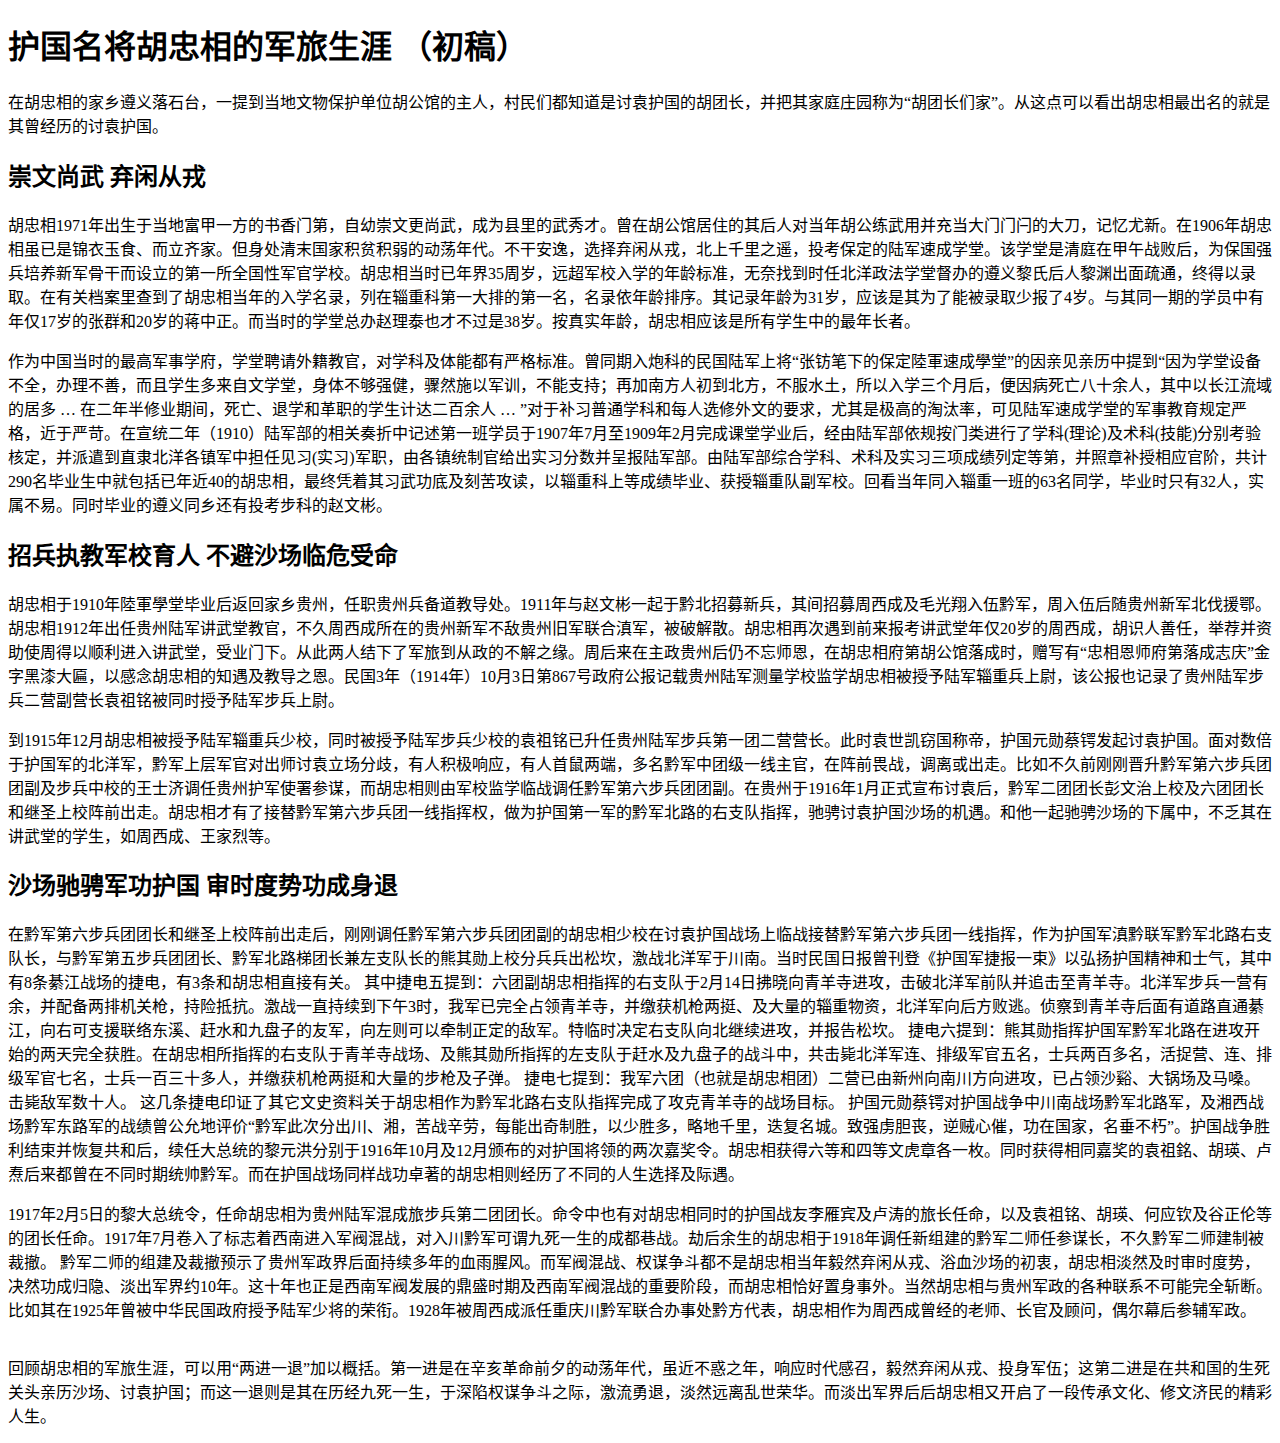
<file: jl.html>
<!DOCTYPE html>
<html lang="zh-CN">
<head>
    <meta charset="UTF-8">
    <meta name="viewport" content="width=device-width, initial-scale=1.0">
    <title>军旅生涯</title>
</head>
<body>
    <h1>护国名将胡忠相的军旅生涯 （初稿）</h1>
    <p>在胡忠相的家乡遵义落石台，一提到当地文物保护单位胡公馆的主人，村民们都知道是讨袁护国的胡团长，并把其家庭庄园称为“胡团长们家”。从这点可以看出胡忠相最出名的就是其曾经历的讨袁护国。</p>
    

<h2>崇文尚武 弃闲从戎</h2>
<p>胡忠相1971年出生于当地富甲一方的书香门第，自幼崇文更尚武，成为县里的武秀才。曾在胡公馆居住的其后人对当年胡公练武用并充当大门门闩的大刀，记忆尤新。在1906年胡忠相虽已是锦衣玉食、而立齐家。但身处清末国家积贫积弱的动荡年代。不干安逸，选择弃闲从戎，北上千里之遥，投考保定的陆军速成学堂。该学堂是清庭在甲午战败后，为保国强兵培养新军骨干而设立的第一所全国性军官学校。胡忠相当时已年界35周岁，远超军校入学的年龄标准，无奈找到时任北洋政法学堂督办的遵义黎氏后人黎渊出面疏通，终得以录取。在有关档案里查到了胡忠相当年的入学名录，列在辎重科第一大排的第一名，名录依年龄排序。其记录年龄为31岁，应该是其为了能被录取少报了4岁。与其同一期的学员中有年仅17岁的张群和20岁的蒋中正。而当时的学堂总办赵理泰也才不过是38岁。按真实年龄，胡忠相应该是所有学生中的最年长者。</p>
<p>作为中国当时的最高军事学府，学堂聘请外籍教官，对学科及体能都有严格标准。曾同期入炮科的民国陆军上将“张钫笔下的保定陸軍速成學堂”的因亲见亲历中提到“因为学堂设备不全，办理不善，而且学生多来自文学堂，身体不够强健，骤然施以军训，不能支持；再加南方人初到北方，不服水土，所以入学三个月后，便因病死亡八十余人，其中以长江流域的居多 … 在二年半修业期间，死亡、退学和革职的学生计达二百余人 … ”对于补习普通学科和每人选修外文的要求，尤其是极高的淘汰率，可见陆军速成学堂的军事教育规定严格，近于严苛。在宣统二年（1910）陆军部的相关奏折中记述第一班学员于1907年7月至1909年2月完成课堂学业后，经由陆军部依规按门类进行了学科(理论)及术科(技能)分别考验核定，并派遣到直隶北洋各镇军中担任见习(实习)军职，由各镇统制官给出实习分数并呈报陆军部。由陆军部综合学科、术科及实习三项成绩列定等第，并照章补授相应官阶，共计290名毕业生中就包括已年近40的胡忠相，最终凭着其习武功底及刻苦攻读，以辎重科上等成绩毕业、获授辎重队副军校。回看当年同入辎重一班的63名同学，毕业时只有32人，实属不易。同时毕业的遵义同乡还有投考步科的赵文彬。</p>
              
<h2>招兵执教军校育人 不避沙场临危受命</h2> 
<p>胡忠相于1910年陸軍學堂毕业后返回家乡贵州，任职贵州兵备道教导处。1911年与赵文彬一起于黔北招募新兵，其间招募周西成及毛光翔入伍黔军，周入伍后随贵州新军北伐援鄂。胡忠相1912年出任贵州陆军讲武堂教官，不久周西成所在的贵州新军不敌贵州旧军联合滇军，被破解散。胡忠相再次遇到前来报考讲武堂年仅20岁的周西成，胡识人善任，举荐并资助使周得以顺利进入讲武堂，受业门下。从此两人结下了军旅到从政的不解之缘。周后来在主政贵州后仍不忘师恩，在胡忠相府第胡公馆落成时，赠写有“忠相恩师府第落成志庆”金字黑漆大匾，以感念胡忠相的知遇及教导之恩。民国3年（1914年）10月3日第867号政府公报记载贵州陆军测量学校监学胡忠相被授予陆军辎重兵上尉，该公报也记录了贵州陆军步兵二营副营长袁祖铭被同时授予陆军步兵上尉。
</p>
<p>到1915年12月胡忠相被授予陆军辎重兵少校，同时被授予陆军步兵少校的袁祖铭已升任贵州陆军步兵第一团二营营长。此时袁世凯窃国称帝，护国元勋蔡锷发起讨袁护国。面对数倍于护国军的北洋军，黔军上层军官对出师讨袁立场分歧，有人积极响应，有人首鼠两端，多名黔军中团级一线主官，在阵前畏战，调离或出走。比如不久前刚刚晋升黔军第六步兵团团副及步兵中校的王士济调任贵州护军使署参谋，而胡忠相则由军校监学临战调任黔军第六步兵团团副。在贵州于1916年1月正式宣布讨袁后，黔军二团团长彭文治上校及六团团长和继圣上校阵前出走。胡忠相才有了接替黔军第六步兵团一线指挥权，做为护国第一军的黔军北路的右支队指挥，驰骋讨袁护国沙场的机遇。和他一起驰骋沙场的下属中，不乏其在讲武堂的学生，如周西成、王家烈等。</p>

<h2>沙场驰骋军功护国 审时度势功成身退</h2>
<p>
在黔军第六步兵团团长和继圣上校阵前出走后，刚刚调任黔军第六步兵团团副的胡忠相少校在讨袁护国战场上临战接替黔军第六步兵团一线指挥，作为护国军滇黔联军黔军北路右支队长，与黔军第五步兵团团长、黔军北路梯团长兼左支队长的熊其勋上校分兵兵出松坎，激战北洋军于川南。当时民国日报曾刊登《护国军捷报一束》以弘扬护国精神和士气，其中有8条綦江战场的捷电，有3条和胡忠相直接有关。 其中捷电五提到：六团副胡忠相指挥的右支队于2月14日拂晓向青羊寺进攻，击破北洋军前队并追击至青羊寺。北洋军步兵一营有余，并配备两排机关枪，持险抵抗。激战一直持续到下午3时，我军已完全占领青羊寺，并缴获机枪两挺、及大量的辎重物资，北洋军向后方败逃。侦察到青羊寺后面有道路直通綦江，向右可支援联络东溪、赶水和九盘子的友军，向左则可以牵制正定的敌军。特临时决定右支队向北继续进攻，并报告松坎。 捷电六提到：熊其勋指挥护国军黔军北路在进攻开始的两天完全获胜。在胡忠相所指挥的右支队于青羊寺战场、及熊其勋所指挥的左支队于赶水及九盘子的战斗中，共击毙北洋军连、排级军官五名，士兵两百多名，活捉营、连、排级军官七名，士兵一百三十多人，并缴获机枪两挺和大量的步枪及子弹。 捷电七提到：我军六团（也就是胡忠相团）二营已由新州向南川方向进攻，已占领沙谿、大锅场及马嗓。击毙敌军数十人。 这几条捷电印证了其它文史资料关于胡忠相作为黔军北路右支队指挥完成了攻克青羊寺的战场目标。 护国元勋蔡锷对护国战争中川南战场黔军北路军，及湘西战场黔军东路军的战绩曾公允地评价“黔军此次分出川、湘，苦战辛劳，每能出奇制胜，以少胜多，略地千里，迭复名城。致强虏胆丧，逆贼心催，功在国家，名垂不朽”。护国战争胜利结束并恢复共和后，续任大总统的黎元洪分别于1916年10月及12月颁布的对护国将领的两次嘉奖令。胡忠相获得六等和四等文虎章各一枚。同时获得相同嘉奖的袁祖銘、胡瑛、卢焘后来都曾在不同时期统帅黔军。而在护国战场同样战功卓著的胡忠相则经历了不同的人生选择及际遇。    
</p>
<p>1917年2月5日的黎大总统令，任命胡忠相为贵州陆军混成旅步兵第二团团长。命令中也有对胡忠相同时的护国战友李雁宾及卢涛的旅长任命，以及袁祖铭、胡瑛、何应钦及谷正伦等的团长任命。1917年7月卷入了标志着西南进入军阀混战，对入川黔军可谓九死一生的成都巷战。劫后余生的胡忠相于1918年调任新组建的黔军二师任参谋长，不久黔军二师建制被裁撤。 黔军二师的组建及裁撤预示了贵州军政界后面持续多年的血雨腥风。而军阀混战、权谋争斗都不是胡忠相当年毅然弃闲从戎、浴血沙场的初衷，胡忠相淡然及时审时度势，决然功成归隐、淡出军界约10年。这十年也正是西南军阀发展的鼎盛时期及西南军阀混战的重要阶段，而胡忠相恰好置身事外。当然胡忠相与贵州军政的各种联系不可能完全斩断。比如其在1925年曾被中华民国政府授予陆军少将的荣衔。1928年被周西成派任重庆川黔军联合办事处黔方代表，胡忠相作为周西成曾经的老师、长官及顾问，偶尔幕后参辅军政。</p>
<p><br>
回顾胡忠相的军旅生涯，可以用“两进一退”加以概括。第一进是在辛亥革命前夕的动荡年代，虽近不惑之年，响应时代感召，毅然弃闲从戎、投身军伍；这第二进是在共和国的生死关头亲历沙场、讨袁护国；而这一退则是其在历经九死一生，于深陷权谋争斗之际，激流勇退，淡然远离乱世荣华。而淡出军界后后胡忠相又开启了一段传承文化、修文济民的精彩人生。
</p>

</body>
</html>
</file>
<file: bd/胡忠相_百度百科_files/0.cd50c9af.chunk.css>
.ReactCrop{position:relative;display:inline-block;cursor:crosshair;overflow:hidden;max-width:100%}.ReactCrop:focus{outline:none}.ReactCrop--disabled,.ReactCrop--locked{cursor:inherit}.ReactCrop__image{display:block;max-width:100%;-ms-touch-action:none;touch-action:none}.ReactCrop__crop-selection{position:absolute;top:0;left:0;-webkit-transform:translateZ(0);transform:translateZ(0);-webkit-box-sizing:border-box;box-sizing:border-box;cursor:move;-webkit-box-shadow:0 0 0 9999em rgba(0,0,0,.5);box-shadow:0 0 0 9999em rgba(0,0,0,.5);-ms-touch-action:none;touch-action:none;border:1px solid;border-image-source:url("[data-uri]");border-image-slice:1;border-image-repeat:repeat}.ReactCrop--disabled .ReactCrop__crop-selection{cursor:inherit}.ReactCrop--circular-crop .ReactCrop__crop-selection{border-radius:50%;-webkit-box-shadow:0 0 1px 1px #fff,0 0 0 9999em rgba(0,0,0,.5);box-shadow:0 0 1px 1px #fff,0 0 0 9999em rgba(0,0,0,.5)}.ReactCrop--invisible-crop .ReactCrop__crop-selection{display:none}.ReactCrop__rule-of-thirds-hz:after,.ReactCrop__rule-of-thirds-hz:before,.ReactCrop__rule-of-thirds-vt:after,.ReactCrop__rule-of-thirds-vt:before{content:"";display:block;position:absolute;background-color:hsla(0,0%,100%,.4)}.ReactCrop__rule-of-thirds-vt:after,.ReactCrop__rule-of-thirds-vt:before{width:1px;height:100%}.ReactCrop__rule-of-thirds-vt:before{left:33.3333%;left:33.33333%}.ReactCrop__rule-of-thirds-vt:after{left:66.6666%;left:66.66667%}.ReactCrop__rule-of-thirds-hz:after,.ReactCrop__rule-of-thirds-hz:before{width:100%;height:1px}.ReactCrop__rule-of-thirds-hz:before{top:33.3333%;top:33.33333%}.ReactCrop__rule-of-thirds-hz:after{top:66.6666%;top:66.66667%}.ReactCrop__drag-handle{position:absolute}.ReactCrop__drag-handle:after{position:absolute;content:"";display:block;width:10px;height:10px;background-color:rgba(0,0,0,.2);border:1px solid hsla(0,0%,100%,.7);-webkit-box-sizing:border-box;box-sizing:border-box;outline:1px solid rgba(0,0,0,0)}.ReactCrop .ord-nw{top:0;left:0;margin-top:-5px;margin-left:-5px;cursor:nw-resize}.ReactCrop .ord-nw:after{top:0;left:0}.ReactCrop .ord-n{top:0;left:50%;margin-top:-5px;margin-left:-5px;cursor:n-resize}.ReactCrop .ord-n:after{top:0}.ReactCrop .ord-ne{top:0;right:0;margin-top:-5px;margin-right:-5px;cursor:ne-resize}.ReactCrop .ord-ne:after{top:0;right:0}.ReactCrop .ord-e{top:50%;right:0;margin-top:-5px;margin-right:-5px;cursor:e-resize}.ReactCrop .ord-e:after{right:0}.ReactCrop .ord-se{bottom:0;right:0;margin-bottom:-5px;margin-right:-5px;cursor:se-resize}.ReactCrop .ord-se:after{bottom:0;right:0}.ReactCrop .ord-s{bottom:0;left:50%;margin-bottom:-5px;margin-left:-5px;cursor:s-resize}.ReactCrop .ord-s:after{bottom:0}.ReactCrop .ord-sw{bottom:0;left:0;margin-bottom:-5px;margin-left:-5px;cursor:sw-resize}.ReactCrop .ord-sw:after{bottom:0;left:0}.ReactCrop .ord-w{top:50%;left:0;margin-top:-5px;margin-left:-5px;cursor:w-resize}.ReactCrop .ord-w:after{left:0}.ReactCrop__disabled .ReactCrop__drag-handle{cursor:inherit}.ReactCrop__drag-bar{position:absolute}.ReactCrop__drag-bar.ord-n{top:0;left:0;width:100%;height:6px;margin-top:-3px}.ReactCrop__drag-bar.ord-e{right:0;top:0;width:6px;height:100%;margin-right:-3px}.ReactCrop__drag-bar.ord-s{bottom:0;left:0;width:100%;height:6px;margin-bottom:-3px}.ReactCrop__drag-bar.ord-w{top:0;left:0;width:6px;height:100%;margin-left:-3px}.ReactCrop--fixed-aspect .ReactCrop__drag-bar,.ReactCrop--fixed-aspect .ReactCrop__drag-handle.ord-e,.ReactCrop--fixed-aspect .ReactCrop__drag-handle.ord-n,.ReactCrop--fixed-aspect .ReactCrop__drag-handle.ord-s,.ReactCrop--fixed-aspect .ReactCrop__drag-handle.ord-w,.ReactCrop--new-crop .ReactCrop__drag-bar,.ReactCrop--new-crop .ReactCrop__drag-handle{display:none}@media (pointer:coarse){.ReactCrop .ord-e,.ReactCrop .ord-n,.ReactCrop .ord-s,.ReactCrop .ord-w{display:none}.ReactCrop__drag-handle{width:24px;height:24px}}
</file>
<file: bd/胡忠相_百度百科_files/2.9017ab8d.chunk.css>
@font-face{font-family:Symbola;src:url(https://bkssl.bdimg.com/static/wiki-react-editor/static/media/Symbola.482c0b92.eot);src:local("Symbola Regular"),local("Symbola"),url(https://bkssl.bdimg.com/static/wiki-react-editor/static/media/Symbola.52e7ce77.woff2) format("woff2"),url(https://bkssl.bdimg.com/static/wiki-react-editor/static/media/Symbola.c2f28720.woff) format("woff"),url(https://bkssl.bdimg.com/static/wiki-react-editor/static/media/Symbola.9ab231ee.ttf) format("truetype"),url(/static/wiki-react-editor/static/media/Symbola.b0c85dd4.otf) format("opentype"),url(https://bkssl.bdimg.com/static/wiki-react-editor/static/media/Symbola.191c327f.svg#Symbola) format("svg")}.mq-editable-field,.mq-editable-field .mq-cursor{display:-moz-inline-box;display:inline-block}.mq-editable-field .mq-cursor{border-left:1px solid #000;margin-left:-1px;position:relative;z-index:1;padding:0}.mq-editable-field .mq-cursor.mq-blink{visibility:hidden}.mq-editable-field,.mq-math-mode .mq-editable-field{border:1px solid grey}.mq-editable-field.mq-focused,.mq-math-mode .mq-editable-field.mq-focused{box-shadow:0 0 1px 2px #8bd,inset 0 0 2px 0 #6ae;border-color:#709ac0;border-radius:1px}.mq-math-mode .mq-editable-field{margin:1px}.mq-editable-field .mq-latex-command-input{color:inherit;font-family:"Courier New",monospace;border:1px solid grey;padding-right:1px;margin-right:1px;margin-left:2px}.mq-editable-field .mq-latex-command-input.mq-empty{background:rgba(0,0,0,0)}.mq-editable-field .mq-latex-command-input.mq-hasCursor{border-color:ActiveBorder}.mq-editable-field .mq-cursor:only-child:after,.mq-editable-field.mq-empty:after,.mq-editable-field.mq-text-mode:after,.mq-editable-field .mq-textarea+.mq-cursor:last-child:after,.mq-math-mode .mq-empty:after{visibility:hidden;content:"c"}.mq-editable-field .mq-text-mode .mq-cursor:only-child:after{content:""}.mq-editable-field.mq-text-mode{overflow-x:auto;overflow-y:hidden}.mq-math-mode .mq-root-block,.mq-root-block{display:-moz-inline-box;display:inline-block;width:100%;padding:2px;box-sizing:border-box;white-space:nowrap;overflow:hidden;vertical-align:middle}.mq-math-mode{-webkit-font-feature-settings:normal;font-feature-settings:normal;font-variant:normal;font-weight:400;font-style:normal;font-size:115%;line-height:1}.mq-math-mode,.mq-math-mode .mq-non-leaf,.mq-math-mode .mq-scaled{display:-moz-inline-box;display:inline-block}.mq-math-mode .mq-nonSymbola,.mq-math-mode .mq-text-mode,.mq-math-mode var{font-family:"Times New Roman",Symbola,serif;line-height:.9}.mq-math-mode *{font-size:inherit;line-height:inherit;margin:0;padding:0;border-color:#000;-webkit-user-select:none;-moz-user-select:none;-ms-user-select:none;user-select:none;box-sizing:border-box}.mq-math-mode .mq-empty{background:#ccc}.mq-math-mode.mq-empty,.mq-math-mode .mq-empty.mq-root-block{background:rgba(0,0,0,0)}.mq-math-mode .mq-text-mode{display:inline-block}.mq-math-mode .mq-text-mode.mq-hasCursor{box-shadow:inset 0 .1em .2em #a9a9a9;padding:0 .1em;margin:0 -.1em;min-width:1ex}.mq-math-mode .mq-font{font:1em "Times New Roman",Symbola,serif}.mq-math-mode .mq-font *{font-family:inherit;font-style:inherit}.mq-math-mode b,.mq-math-mode b.mq-font{font-weight:bolder}.mq-math-mode i,.mq-math-mode i.mq-font,.mq-math-mode var{font-style:italic}.mq-math-mode var.mq-f{margin-right:.2em;margin-left:.1em}.mq-math-mode .mq-roman var.mq-f{margin:0}.mq-math-mode big{font-size:200%}.mq-math-mode .mq-int>big{display:inline-block;-webkit-transform:scaleX(.7);-ms-transform:scaleX(.7);transform:scaleX(.7);vertical-align:-.16em}.mq-math-mode .mq-int>.mq-supsub{font-size:80%;vertical-align:-1.1em;padding-right:.2em}.mq-math-mode .mq-int>.mq-supsub>.mq-sup>.mq-sup-inner{vertical-align:1.3em}.mq-math-mode .mq-int>.mq-supsub>.mq-sub{margin-left:-.35em}.mq-math-mode .mq-roman{font-style:normal}.mq-math-mode .mq-sans-serif{font-family:sans-serif,Symbola,serif}.mq-math-mode .mq-monospace{font-family:monospace,Symbola,serif}.mq-math-mode .mq-overline{border-top:1px solid #000;margin-top:1px}.mq-math-mode .mq-underline{border-bottom:1px solid #000;margin-bottom:1px}.mq-math-mode .mq-binary-operator{padding:0 .2em;display:-moz-inline-box;display:inline-block}.mq-math-mode .mq-supsub{text-align:left;font-size:90%;vertical-align:-.5em}.mq-math-mode .mq-supsub.mq-sup-only{vertical-align:.5em}.mq-math-mode .mq-supsub.mq-sup-only .mq-sup{display:inline-block;vertical-align:text-bottom}.mq-math-mode .mq-supsub .mq-sup{display:block}.mq-math-mode .mq-supsub .mq-sub{display:block;float:left}.mq-math-mode .mq-supsub .mq-binary-operator{padding:0 .1em}.mq-math-mode .mq-supsub .mq-fraction{font-size:70%}.mq-math-mode sup.mq-nthroot{font-size:80%;vertical-align:.8em;margin-right:-.6em;margin-left:.2em;min-width:.5em}.mq-math-mode .mq-paren{padding:0 .1em;vertical-align:top;-webkit-transform-origin:center .06em;-ms-transform-origin:center .06em;transform-origin:center .06em}.mq-math-mode .mq-paren.mq-ghost{color:silver}.mq-math-mode .mq-paren+span{margin-top:.1em;margin-bottom:.1em}.mq-math-mode .mq-array{vertical-align:middle;text-align:center}.mq-math-mode .mq-array>span{display:block}.mq-math-mode .mq-operator-name{font-family:Symbola,"Times New Roman",serif;line-height:.9;font-style:normal}.mq-math-mode var.mq-operator-name.mq-first{padding-left:.2em}.mq-math-mode .mq-supsub.mq-after-operator-name,.mq-math-mode var.mq-operator-name.mq-last{padding-right:.2em}.mq-math-mode .mq-fraction{font-size:90%;text-align:center;vertical-align:-.4em;padding:0 .2em}.mq-math-mode .mq-fraction,.mq-math-mode .mq-large-operator,.mq-math-mode x:-moz-any-link{display:-moz-groupbox}.mq-math-mode .mq-fraction,.mq-math-mode .mq-large-operator,.mq-math-mode x:-moz-any-link,.mq-math-mode x:default{display:inline-block}.mq-math-mode .mq-denominator,.mq-math-mode .mq-numerator{display:block}.mq-math-mode .mq-numerator{padding:0 .1em}.mq-math-mode .mq-denominator{border-top:1px solid;float:right;width:100%;padding:.1em}.mq-math-mode .mq-sqrt-prefix{padding-top:0;position:relative;top:.1em;vertical-align:top;-webkit-transform-origin:top;-ms-transform-origin:top;transform-origin:top}.mq-math-mode .mq-sqrt-stem{border-top:1px solid;margin-top:1px;padding-left:.15em;padding-right:.2em;margin-right:.1em;padding-top:1px}.mq-math-mode .mq-vector-prefix{display:block;text-align:center;line-height:.25em;margin-bottom:-.1em;font-size:.75em}.mq-math-mode .mq-vector-stem{display:block}.mq-math-mode .mq-large-operator{vertical-align:-.2em;padding:.2em;text-align:center}.mq-math-mode .mq-large-operator .mq-from,.mq-math-mode .mq-large-operator .mq-to,.mq-math-mode .mq-large-operator big{display:block}.mq-math-mode .mq-large-operator .mq-from,.mq-math-mode .mq-large-operator .mq-to{font-size:80%}.mq-math-mode .mq-large-operator .mq-from{float:right;width:100%}.mq-math-mode,.mq-math-mode .mq-editable-field{cursor:text;font-family:Symbola,"Times New Roman",serif}.mq-math-mode .mq-overarrow{border-top:1px solid #000;margin-top:1px;padding-top:.2em}.mq-math-mode .mq-overarrow:before{display:block;position:relative;top:-.34em;font-size:.5em;line-height:0;content:"\27A4";text-align:right}.mq-math-mode .mq-overarrow.mq-arrow-left:before{-webkit-transform:scaleX(-1);-ms-transform:scaleX(-1);transform:scaleX(-1);-webkit-filter:FlipH;filter:FlipH;-ms-filter:"FlipH"}.mq-editable-field .mq-selection,.mq-editable-field .mq-selection .mq-non-leaf,.mq-editable-field .mq-selection .mq-scaled,.mq-math-mode .mq-selection,.mq-math-mode .mq-selection .mq-non-leaf,.mq-math-mode .mq-selection .mq-scaled{background:#b4d5fe!important;background:Highlight!important;color:HighlightText;border-color:HighlightText}.mq-editable-field .mq-selection .mq-matrixed,.mq-math-mode .mq-selection .mq-matrixed{background:#39f!important}.mq-editable-field .mq-selection .mq-matrixed-container,.mq-math-mode .mq-selection .mq-matrixed-container{filter:progid:DXImageTransform.Microsoft.Chroma(color="#3399FF")!important}.mq-editable-field .mq-selection.mq-blur,.mq-editable-field .mq-selection.mq-blur .mq-matrixed,.mq-editable-field .mq-selection.mq-blur .mq-non-leaf,.mq-editable-field .mq-selection.mq-blur .mq-scaled,.mq-math-mode .mq-selection.mq-blur,.mq-math-mode .mq-selection.mq-blur .mq-matrixed,.mq-math-mode .mq-selection.mq-blur .mq-non-leaf,.mq-math-mode .mq-selection.mq-blur .mq-scaled{background:#d4d4d4!important;color:#000;border-color:#000}.mq-editable-field .mq-selection.mq-blur .mq-matrixed-container,.mq-math-mode .mq-selection.mq-blur .mq-matrixed-container{filter:progid:DXImageTransform.Microsoft.Chroma(color="#D4D4D4")!important}.mq-editable-field .mq-textarea,.mq-math-mode .mq-textarea{position:relative;-webkit-user-select:text;-moz-user-select:text;-ms-user-select:text;user-select:text}.mq-editable-field .mq-selectable,.mq-editable-field .mq-textarea *,.mq-math-mode .mq-selectable,.mq-math-mode .mq-textarea *{-webkit-user-select:text;-moz-user-select:text;-ms-user-select:text;user-select:text;position:absolute;clip:rect(1em 1em 1em 1em);-webkit-transform:scale(0);-ms-transform:scale(0);transform:scale(0);resize:none;width:1px;height:1px}.mq-math-mode .mq-matrixed{background:#fff;display:-moz-inline-box;display:inline-block}.mq-math-mode .mq-matrixed-container{filter:progid:DXImageTransform.Microsoft.Chroma(color="white");margin-top:-.1em}
</file>
<file: bd/胡忠相_百度百科_files/pc.4fa93e74.chunk.css>
.eeditor{position:relative;height:100%;font-size:14px}.eeditor .eeditor__placeholder{position:absolute;color:#999;font-size:12px;pointer-events:none;line-height:24px;display:none}.eeditor .eeditor__placeholder.eeditor__placeholder--blank{display:block}.eeditor .editor__blank{min-height:24px}.eeditor__editor{position:relative;height:100%;word-break:break-all;outline:none;color:#333}.eeditor__editor.ie__9,.eeditor__editor.ie__10{background-color:rgba(0,0,0,0)}.eeditor__editor.ie__9 br,.eeditor__editor.ie__10 br{display:none!important}.eeditor__editor a{margin:0 1px;cursor:pointer}.eeditor__editor p{font-size:14px;line-height:24px;text-indent:2em}.eeditor__editor address,.eeditor__editor blockquote,.eeditor__editor body,.eeditor__editor center,.eeditor__editor dd,.eeditor__editor dir,.eeditor__editor dl,.eeditor__editor dt,.eeditor__editor fieldset,.eeditor__editor form,.eeditor__editor frame,.eeditor__editor frameset,.eeditor__editor h1,.eeditor__editor h2,.eeditor__editor h3,.eeditor__editor h4,.eeditor__editor h5,.eeditor__editor h6,.eeditor__editor hr,.eeditor__editor html,.eeditor__editor menu,.eeditor__editor noframes,.eeditor__editor ol,.eeditor__editor p,.eeditor__editor pre,.eeditor__editor ul{display:block;unicode-bidi:embed}.eeditor__editor li{display:list-item}.eeditor__editor head{display:none}.eeditor__editor table{display:table;max-width:100%}.eeditor__editor tr{display:table-row}.eeditor__editor thead{display:table-header-group}.eeditor__editor tbody{display:table-row-group}.eeditor__editor tfoot{display:table-footer-group}.eeditor__editor col{display:table-column}.eeditor__editor colgroup{display:table-column-group}.eeditor__editor td,.eeditor__editor th{display:table-cell}.eeditor__editor caption{display:table-caption}.eeditor__editor th{font-weight:bolder;text-align:center}.eeditor__editor caption{text-align:center}.eeditor__editor h5{font-size:.83em;margin:1.5em 0}.eeditor__editor h6{font-size:.75em;margin:1.67em 0}.eeditor__editor b,.eeditor__editor h1,.eeditor__editor h2,.eeditor__editor h3,.eeditor__editor h4,.eeditor__editor h5,.eeditor__editor h6,.eeditor__editor strong{font-weight:bolder}.eeditor__editor address,.eeditor__editor cite,.eeditor__editor em,.eeditor__editor i,.eeditor__editor var{font-style:italic}.eeditor__editor code,.eeditor__editor kbd,.eeditor__editor pre,.eeditor__editor samp,.eeditor__editor tt{font-family:monospace}.eeditor__editor pre{white-space:pre}.eeditor__editor button,.eeditor__editor input,.eeditor__editor select,.eeditor__editor textarea{display:inline-block}.eeditor__editor sub{vertical-align:sub}.eeditor__editor sup{vertical-align:super}.eeditor__editor tbody,.eeditor__editor tfoot,.eeditor__editor thead{vertical-align:middle}.eeditor__editor td,.eeditor__editor th,.eeditor__editor tr{vertical-align:inherit}.eeditor__editor del,.eeditor__editor s,.eeditor__editor strike{text-decoration:line-through}.eeditor__editor ul{list-style-type:disc}.eeditor__editor ol{list-style-type:decimal}.eeditor__editor ol ol,.eeditor__editor ol ul,.eeditor__editor ul ol,.eeditor__editor ul ul{margin-top:0;margin-bottom:0}.eeditor__editor ins,.eeditor__editor u{text-decoration:underline}.eeditor__editor center{text-align:center}.eeditor__editor :link,.eeditor__editor :visited{text-decoration:underline}.eeditor__editor :focus{outline:none}.eeditor__editor bdo[DIR=ltr]{direction:ltr;unicode-bidi:bidi-override}.eeditor__editor bdo[DIR=rtl]{direction:rtl;unicode-bidi:bidi-override}.eeditor__editor [DIR=ltr]{direction:ltr;unicode-bidi:embed}.eeditor__editor [DIR=rtl]{direction:rtl;unicode-bidi:embed}@media print{.eeditor__editor h1{page-break-before:always}.eeditor__editor h1,.eeditor__editor h2,.eeditor__editor h3,.eeditor__editor h4,.eeditor__editor h5,.eeditor__editor h6{page-break-after:avoid}.eeditor__editor dl,.eeditor__editor ol,.eeditor__editor ul{page-break-before:avoid}}.eeditor__editor span#plugin-max-length-span-id{width:2px;height:100%;background:red;display:inline-block;height:12px}.eeditor__editor span.fontborder{border:1px solid #000;padding:0 1px}.eeditor__editor span.fontstrikethrough{text-decoration:line-through}.eeditor__editor span.scapegoat-phonetic{display:inline-block;position:relative;text-align:center;margin-top:14px}.eeditor__editor span.scapegoat-phonetic[data-phonetic]:after{position:absolute;font-weight:400;content:attr(data-phonetic);width:auto;text-align:center;font-size:12px;white-space:nowrap;text-overflow:ellipsis;left:calc(50% - 2px);-webkit-transform:translate(-50%,-20px) scale(.9);-ms-transform:translate(-50%,-20px) scale(.9);transform:translate(-50%,-20px) scale(.9);letter-spacing:0}.eeditor__editor span.scapegoat-annotation{border-bottom:1px dashed #999;padding-bottom:2px;margin-right:10px}.eeditor__editor img.scapegoat-ref{margin:0 2px;cursor:pointer;vertical-align:middle;height:20px;position:relative;top:-2px}.eeditor__editor img.scapegoat-math{vertical-align:middle;margin:0 5px;cursor:pointer;max-width:80%}.eeditor__editor img.scapegoat-math[data-type=type_block]{display:block;margin:0 auto}.component-message-wrap{width:auto;max-width:75%;display:inline-block;position:fixed;z-index:1051;left:50%;color:#000;pointer-events:all}.component-message-wrap *{margin:0;padding:0;box-sizing:border-box}.component-message-wrap .message-content{-webkit-transform:translateX(-50%);-ms-transform:translateX(-50%);transform:translateX(-50%);font-size:14px;color:#b7603e;line-height:18px;box-shadow:0 2px 2px 0 rgba(0,0,0,.05);border-radius:100px;padding:12px 118px;background:#fffadc}.component-message-wrap .message-content.a-bounceinB{-webkit-animation:.3s ease-out backwards;animation:.3s ease-out backwards}.component-message-wrap .message-content p{word-break:break-word;line-height:1.1}.m-component-message-wrap{position:fixed;max-width:50%;width:auto;left:50%;top:50%!important;-webkit-transform:translateZ(1px);transform:translateZ(1px);z-index:1999;font-size:14px;text-align:center}.m-component-message-wrap .message-content{-webkit-transform:translateX(-50%) translateY(-50%);-ms-transform:translateX(-50%) translateY(-50%);transform:translateX(-50%) translateY(-50%);min-width:60px;border-radius:3px;color:#fff;background-color:rgba(58,58,58,.9);line-height:1.5;padding:9px 15px}.m-component-message-wrap.a-bounceinB{-webkit-animation:.3s ease-out backwards;animation:.3s ease-out backwards}.index_container__1kyta{display:inline-block;margin-right:10px;cursor:pointer;position:relative;height:120px;background:#f8f8f8;border:1px dashed #ccc;box-sizing:border-box}.index_container__1kyta .index_img-content__LIxhk{width:100%;height:100%;background-position:50%;background-size:contain;background-repeat:no-repeat}.index_container__1kyta .index_container__cover__h9BGK{background:rgba(0,0,0,.3);position:absolute;left:0;right:0;top:0;bottom:0;text-align:center;font-size:14px;color:#fff;outline:none;display:block;line-height:1}.index_container__1kyta .index_container__cover__h9BGK .index_emptyimg__add__1vuKR{height:40px;width:40px;display:inline-block;box-sizing:border-box;overflow:hidden;margin-top:26px;position:relative}.index_container__1kyta .index_container__cover__h9BGK .index_emptyimg__add__1vuKR:after,.index_container__1kyta .index_container__cover__h9BGK .index_emptyimg__add__1vuKR:before{content:"";position:absolute;background:#fff}.index_container__1kyta .index_container__cover__h9BGK .index_emptyimg__add__1vuKR:before{left:50%;top:0;bottom:0;width:2px;-webkit-transform:translateX(-50%);-ms-transform:translateX(-50%);transform:translateX(-50%)}.index_container__1kyta .index_container__cover__h9BGK .index_emptyimg__add__1vuKR:after{top:50%;left:0;right:0;height:2px;-webkit-transform:translateY(-50%);-ms-transform:translateY(-50%);transform:translateY(-50%)}.index_container__1kyta .index_container__cover__h9BGK .index_emptyimg__text__3ucEU{margin-top:13px}.index_container__1kyta .index_container__cover__h9BGK .index_loading-icon__3ejAZ{width:30px;height:30px;border-radius:50%;margin-top:36px;display:inline-block;box-sizing:border-box;border:2px solid;border-color:#fff #fff rgba(0,0,0,0);-webkit-animation:index_iconRotate__3H7YQ 1s linear infinite;animation:index_iconRotate__3H7YQ 1s linear infinite}.index_container__1kyta .index_container__cover__h9BGK .index_loading-text__3usSO{margin-top:13px}.index_container__1kyta .index_container__cover__h9BGK.index_loading__2Xnpw{display:block}.index_container__1kyta .index_container__cover__h9BGK.index_withimg__17jaP{display:none}.index_container__1kyta .index_container__cover__h9BGK.index_withimg__17jaP .index_img-tools__Mz1hX .index_img-tools-edit__heP5H{position:absolute;bottom:8px;left:0;padding:0 10px;outline:none;border:none}.index_container__1kyta .index_container__cover__h9BGK.index_withimg__17jaP .index_img-tools__Mz1hX .index_img-tools-del__2usHM{position:absolute;width:38px;height:18px;bottom:6px;right:0;border:none}.index_container__1kyta .index_container__cover__h9BGK.index_withimg__17jaP .index_img-tools__Mz1hX .index_img-tools-del__2usHM .index_icon__35mHh{font-size:18px;line-height:1}.index_container__1kyta:hover .index_container__cover__h9BGK.index_withimg__17jaP{display:block}@-webkit-keyframes index_iconRotate__3H7YQ{0%{-webkit-transform:rotate(0deg);transform:rotate(0deg)}50%{-webkit-transform:rotate(180deg);transform:rotate(180deg)}to{-webkit-transform:rotate(1turn);transform:rotate(1turn)}}@keyframes index_iconRotate__3H7YQ{0%{-webkit-transform:rotate(0deg);transform:rotate(0deg)}50%{-webkit-transform:rotate(180deg);transform:rotate(180deg)}to{-webkit-transform:rotate(1turn);transform:rotate(1turn)}}.form-row--type3 .row__value--type3{width:370px;box-sizing:border-box;border:1px solid #e0e0e0;padding:13px;height:128px;resize:none}.form-row--type3 .row__error.row__error--type3{display:block!important;margin:10px 0}.form-row--type3 .form-row--type3__tip{font-size:14px;color:#333}.form-row--type3 .form-row--type3__tip,.imgtip{margin-bottom:8px;line-height:18px;padding-left:126px;width:370px}.imgtip{font-size:12px;color:#999}.content{width:370px;display:inline-block}.content section:nth-child(2n){margin-right:0}.imgs-item{width:180px;height:118px;background-position:50%;background-size:contain;background-repeat:no-repeat;display:inline-block;margin-right:10px;cursor:pointer;position:relative;height:120px;background:#f8f8f8;border:1px dashed #ccc;box-sizing:border-box}.index_ispublictip__1Tkp_{margin-bottom:8px;font-size:12px;color:#999;line-height:18px;padding-left:166px}.index_rowContainer__-bZWo{display:-ms-flexbox;display:flex}.index_rowContainer__-bZWo .index_content__Sv3lB{width:370px}.index_rowContainer__-bZWo .index_content__Sv3lB section:nth-child(2n){margin-right:0}.index_imgtip__1RR_Z{margin-bottom:8px;font-size:12px;color:#999;line-height:18px;padding-left:166px;width:370px}.reference-item .img-icon{font-size:12px;margin-right:4px}.reference-item .img-icon.img-icon__forbiden{color:#999}.reference-item .img-icon.img-icon--0{margin-left:4px}.canchoose-referencelist{margin:19px 38px 60px;height:350px;overflow:auto}.canchoose-referencelist::-webkit-scrollbar{width:6px}.canchoose-referencelist::-webkit-scrollbar-thumb{border-radius:6px;background:#dedede}.canchoose-referencelist::-webkit-scrollbar-track{border-radius:6px;background:rgba(0,0,0,0)}.canchoose-referencelist .reference-item{background:#f8f8f8;font-size:14px;color:#666;cursor:pointer;margin:10px 0;line-height:1.4;position:relative;padding:11px 40px 11px 12px;word-break:break-word}.canchoose-referencelist .reference-item:hover{color:#333;background:rgba(69,157,245,.3)}.canchoose-referencelist .reference-item.disabled{color:#d5d5d5;cursor:not-allowed}.canchoose-referencelist .reference-item.disabled:hover{color:#d5d5d5;background:#f8f8f8}.canchoose-referencelist .reference-item .ref-icon{position:absolute;right:20px;top:11px;text-decoration:none}.canchoose-referencelist .reference-item .ref-icon .icon{margin-right:5px;cursor:pointer}.canchoose-referencelist .reference-item .ref-icon .icon:last-child{margin-right:0}.canchoose-referencelist .reference-item.custom-style{padding-right:60px}.canchoose-referencelist .reference-item .reference-index{display:inline-block;margin-right:12px}.canchoose-referencelist .reference-item .img-icon{font-size:14px;margin-right:4px}.canchoose-referencelist .reference-item .img-icon.img-icon__forbiden{color:#999}.canchoose-referencelist .reference-item .img-icon.img-icon--0{margin-left:4px}.canchoose-referencelist .canchoose-referencelist__empty{font-size:14px;color:grey;text-align:center;line-height:16px}.com-confirm-dialog.editor-reference-dialog .rc-dialog{width:704px;background:#fff}.com-confirm-dialog.editor-reference-dialog .dialog-header{padding-top:30px;padding-left:30px;padding-right:30px;margin-bottom:30px}.com-confirm-dialog.editor-reference-dialog .dialog-header .dialog-header-toogle{display:inline-block}.com-confirm-dialog.editor-reference-dialog .dialog-header .dialog-header-toogle .toggle__item{font-size:16px;line-height:20px;color:#999;display:inline-block;padding-bottom:10px;margin-right:20px;position:relative;cursor:pointer}.com-confirm-dialog.editor-reference-dialog .dialog-header .dialog-header-toogle .toggle__item:after{content:" ";position:absolute;height:3px;background:rgba(0,0,0,0);left:0;width:100%;bottom:0}.com-confirm-dialog.editor-reference-dialog .dialog-header .dialog-header-toogle .toggle__item.active{color:#333}.com-confirm-dialog.editor-reference-dialog .dialog-header .dialog-header-toogle .toggle__item.active:after{content:" ";height:3px;background:#333}.com-confirm-dialog.editor-reference-dialog .dialog-header .dialog-header__close{float:right;font-size:28px;color:#999;cursor:pointer;position:relative;top:-5px}.com-confirm-dialog.editor-reference-dialog .dialog-body{height:326px;overflow:auto}.com-confirm-dialog.editor-reference-dialog .dialog-footer{padding-top:22px;text-align:center;padding-bottom:30px;width:100%;bottom:0}.com-confirm-dialog.editor-reference-dialog .form-row{margin-bottom:8px;margin-left:40px;font-size:14px;position:relative}.com-confirm-dialog.editor-reference-dialog .form-row .row__label{display:inline-block;vertical-align:top;width:126px;position:relative;line-height:40px}.com-confirm-dialog.editor-reference-dialog .form-row .row__label .require-tip{position:absolute;color:#f74a3e;left:-12px;top:2px}.com-confirm-dialog.editor-reference-dialog .form-row .row__value{margin-right:10px;display:inline-block;vertical-align:top;width:370px;box-sizing:border-box;padding-left:10px;height:40px;color:#333;border:1px solid #e0e0e0}.com-confirm-dialog.editor-reference-dialog .form-row .row__value.row__value-select{padding:0;position:relative}.com-confirm-dialog.editor-reference-dialog .form-row .row__value.row__value-select .type-select{position:absolute;top:3px;left:-1px;width:370px;height:31px;color:#333}.com-confirm-dialog.editor-reference-dialog .form-row .row__error{color:#f74a3e;display:inline-block;position:absolute;left:500px;top:0;height:38px;line-height:38px;width:144px}.com-confirm-dialog.editor-reference-dialog .reference-panel{box-sizing:border-box;position:relative;overflow:hidden;height:0}.com-confirm-dialog.editor-reference-dialog .reference-panel.active{height:auto}.icon-tip{box-shadow:0 2px 2px 0 rgba(0,0,0,.05);max-width:237px;line-height:26px;box-sizing:border-box;padding:0 10px;position:relative;top:10px;color:#fff;border-radius:4px}.icon-tip:after,.icon-tip:before{top:-3px}.icon-tip:after,.icon-tip:before{content:"";position:absolute;left:50%;margin-left:-4px;width:8px;height:8px;-webkit-transform:rotate(45deg);-ms-transform:rotate(45deg);transform:rotate(45deg)}.icon-tip,.icon-tip:after,.icon-tip:before{background:#333}.blue.icon-tip{color:#333}.blue.icon-tip,.blue.icon-tip:after,.blue.icon-tip:before{background:#e8f3fd}.icon-tooltip-wrap.rc-tooltip{line-height:1}.icon-tooltip-wrap.rc-tooltip .rc-tooltip-inner{min-height:0}.index_popup__2PpMD{display:-ms-flexbox;display:flex;-ms-flex-align:center;align-items:center}.index_toolbar__3u80R{background:#fff;border:1px solid #d5d5d5;position:relative;overflow:hidden;display:-ms-flexbox;display:flex}.index_m-card__toolbar__addtext__16sIL{position:relative;top:-1px}.index_media__1lTvO{text-align:left;padding:10px;overflow:hidden;zoom:1;cursor:pointer;position:relative}.index_media__1lTvO:hover:after{content:"";position:absolute;width:100%;height:100%;top:0;left:0;pointer-events:none;box-sizing:border-box;border:1px solid #eee;background:hsla(0,0%,97.3%,.65)}.index_media__1lTvO .index_media-body__X7J9n,.index_media__1lTvO .index_media-left__1gjHQ{display:table-cell;vertical-align:top}.index_media__1lTvO .index_media-body__X7J9n{overflow:hidden;zoom:1}.index_media__1lTvO .index_media-body__X7J9n .index_media-heading__fTGVN{font-size:14px;color:#bbb;line-height:20px}.index_media__1lTvO .index_media-body__X7J9n .index_media-heading__fTGVN .index_heading-title__30l4n{color:#333;display:inline-block}.index_media__1lTvO .index_media-body__X7J9n .index_media-heading__fTGVN .index_heading-sub-title__1uGPo{display:inline-block;font-size:12px;color:#999;margin-left:6px}.index_media__1lTvO .index_media-body__X7J9n .index_media-row__13-4f{margin-top:7px;font-size:12px;color:#666;line-height:18px}.index_media__1lTvO .index_media-left__1gjHQ{padding-right:12px}.index_media__1lTvO .index_media-object__1an8i{width:66px;height:88px;display:block;background-size:contain;background-repeat:no-repeat;background-position:50%;background-color:#f8f8f8}.index_media__1lTvO .index_media-object__1an8i.index_square__uVChh{width:88px;height:88px}.index_media__1lTvO .index_media-role__1J3VA{margin-top:5px;font-size:14px;line-height:24px;color:#333}.index_media__1lTvO .index_media-role__1J3VA p{text-indent:0;padding:0}.index_media__1lTvO.index_role__1VtPB .index_media-object__1an8i{width:123px;height:164px}.index_empty__3T2JT{padding:10px;font-size:12px;border:1px solid #ccc;cursor:pointer}.index_toggle-arrow__2Yvds{display:inline-block;box-sizing:border-box;padding-right:10px;position:relative;line-height:1;cursor:pointer}.index_toggle-arrow__2Yvds .index_toggle-arrow-icon__3FpCh{display:inline-block;color:#999;font-size:32px;-webkit-transform:rotate(-90deg);-ms-transform:rotate(-90deg);transform:rotate(-90deg);transition:-webkit-transform .3s;transition:transform .3s;transition:transform .3s,-webkit-transform .3s}.index_toggle-arrow__2Yvds.index_open__2tDBp .index_toggle-arrow-icon__3FpCh{-webkit-transform:rotate(90deg);-ms-transform:rotate(90deg);transform:rotate(90deg)}.index_page-arrow__1aApH{display:inline-block;line-height:20px;color:#979797}.index_page-arrow__1aApH .index_page-arrow-text__1h2d1{display:inline-block;padding-right:6px;font-size:12px}.index_page-arrow__1aApH .index_page-arrow-text__1h2d1 .index_page-arrow-cur__12AAG{color:#3f3f3f}.index_page-arrow__1aApH .index_page-arrow-icon__13sS3{border:1px solid #eee;font-size:20px;vertical-align:middle;cursor:pointer}.index_page-arrow__1aApH .index_page-arrow-icon__13sS3.index_disabled__3sS7_{color:#d5d5d5;cursor:not-allowed}.index_page-arrow__1aApH .index_page-arrow-icon__13sS3.baike_icon_picall-chazhaojiantouzuo{border-right:0}.index_media__2UPcj{width:50%;float:left}.index_more__2qxRO{font-size:12px;color:#ccc;line-height:1.6;margin:5px 10px 10px;position:relative}.index_more__2qxRO .index_more__btn__o9FKZ{position:absolute;right:5px;bottom:-8px;color:#666}.index_module-lemma-display-movie-card__1147W{width:350px;float:left}.index_half__2n9bm{float:left;width:50%}.index_half__2n9bm:nth-child(2n+3){clear:both}.index_multi5__-K6bd{float:left;width:144px}.index_multi5__-K6bd:nth-child(5n+6){clear:both}.index_multi4__X4ES-{float:left;width:188px}.index_multi4__X4ES-:nth-child(4n+5){clear:both}.index_page__1-4SR{padding:20px 0 10px;text-align:right}.index_sort-table-title__4z7AC{margin-top:10px;margin-left:20px;font-weight:700;font-size:14px;line-height:30px}.rc-table-cell .module-el p{font-size:12px;padding:0;line-height:18px}.index_row__3G0aN{border:1px solid rgba(0,0,0,0)}.index_row__3G0aN:hover{border:1px solid #eee;background:hsla(0,0%,97.3%,.65)}.module-el .scapegoat-ref{margin:2px;cursor:pointer;height:20px}.module-el img.scapegoat-ref{margin:0 2px;cursor:pointer;vertical-align:middle;height:20px}.module-el .module-el__label{margin-right:5px}.index_toggle__1i8Dw{font-size:12px;line-height:1;color:#666;border:none}.index_toggle__1i8Dw .index_icon__2FzR6{font-size:12px;margin-left:5px}.index_media__1T9Lp{text-align:left;overflow:hidden;zoom:1;cursor:pointer;position:relative}.index_media__1T9Lp .index_media-body__2udVO,.index_media__1T9Lp .index_media-left__3lq0p{vertical-align:top}.index_media__1T9Lp .index_media-body__2udVO{overflow:hidden;zoom:1}.index_media__1T9Lp .index_media-body__2udVO .index_media-heading__p1QLf{font-size:14px;color:#333;line-height:20px}.index_media__1T9Lp .index_media-body__2udVO .index_media-heading__p1QLf .module-el{display:inline-block}.index_media__1T9Lp .index_media-body__2udVO .index_media-row__3dSoX{margin-top:5px;font-size:12px;color:#666;line-height:1.4}.index_media__1T9Lp .index_media-body__2udVO .index_media-row__3dSoX .module-el__label{display:inline-block;vertical-align:top}.index_media__1T9Lp .index_media-body__2udVO .index_media-row__3dSoX .module-el__value{display:inline-block}.index_media__1T9Lp .index_media-left__3lq0p{padding-right:12px;float:left}.index_media__1T9Lp .index_media-object__2HVvx{width:66px;height:88px;display:block;background-size:contain;background-repeat:no-repeat;background-position:50%;background-color:#f8f8f8}.index_media__1T9Lp .index_media-object__2HVvx.index_square__2GIw-{width:88px;height:88px}.index_media__1T9Lp .index_media-object__2HVvx.index_lanky__1PcNI{background-size:cover;background-position:top}.index_media__1T9Lp .index_toggle__11ePr{margin-top:8px}.J-highlight{pointer-events:none;background:rgba(249,152,65,.12);border-bottom:1px solid #f99841}.J-highlight.e_notice{background:rgba(69,157,245,.12);border-bottom:1px solid #459df5}.J-highlight.e_notice .highlight-icon g circle,.J-highlight.e_notice .highlight-tag g circle{fill:#459df5!important}.J-highlight.e_task{background:rgba(69,157,245,.12);border-bottom:1px solid rgba(0,0,0,0)}.J-highlight.e_task .highlight-tag{background:#459df5}.J-highlight .highlight-tag{text-indent:0;background:#f99841;font-size:12px;color:#fff;display:inline-block;min-width:16px;height:16px;line-height:16px;text-align:center;padding:0 4px}.J-highlight .highlight-icon,.J-highlight .highlight-tag{position:absolute;box-sizing:border-box;left:-8px;top:-10px;border-radius:8px}.J-highlight .highlight-icon{font-size:14px;width:14px}.J-highlight .highlight-icon g circle{fill:#f99841!important}.J-highlight .highlight-bubble{position:absolute;right:0;top:-37px;padding:8px;border-radius:12px;background-image:linear-gradient(-41deg,#70c1fa,#82d4fa);font-size:12px;line-height:14px;color:#fff}.J-highlight .highlight-bubble:after{content:"\20";position:absolute;bottom:-8px;right:20px;width:0;height:0;border:4px solid rgba(0,0,0,0);border-top-color:#70c1fa}.J-highlight.base-info-row--single-suggestion-tag{width:340px!important;border:none!important;padding:4px;margin:-4px}.index_annotationRow__2bnJH{word-break:break-all;display:-ms-flexbox;display:flex;-ms-flex-align:baseline;align-items:baseline;padding:11px 12px 11px 0;text-align:justify;cursor:pointer}.index_annotationRow__2bnJH:hover{color:#459df5}.index_annotationRow__2bnJH .index_numberPoint__3WIWi{background:#459df5;-ms-flex:0 0 auto;flex:0 0 auto;font-size:12px;color:#fff;border-radius:8px;min-width:16px;height:16px;line-height:16px;text-align:center;margin-right:4px;box-sizing:border-box}.index_annotationRowWrapper__1Ofvj{margin-left:4px;padding-left:8px}.index_annotationRowWrapper__1Ofvj.index_active__vaT3q{background:#f2f9ff;box-shadow:-2px 0 0 0 #459df5}.index_highlight__1z9gb{color:#459df5}.index_auditFeedBackForCard__2jA59{background:#e8f3fd;padding:5px 30px;max-height:85px;overflow:auto}.index_auditFeedBackForCard__2jA59 .annotationRow{line-height:1.2;margin-bottom:6px;box-sizing:border-box;padding:0}.index_badge__2Esz7{text-indent:0;background:#459df5;font-size:12px;box-sizing:border-box;color:#fff;border-radius:8px;display:inline-block;min-width:16px;height:16px;line-height:16px;text-align:center;padding:0 4px;cursor:pointer}.index_auditFeedBackListBadge__1OQyM{position:absolute;left:6px;top:6px}.index_auditFeedBackListBadgeToolTip__2Yjvi{line-height:1.4}.com-confirm-dialog.bke__dialog-with-cuscom .rc-dialog{width:504px}.com-confirm-dialog.bke__dialog-with-cuscom .rc-dialog .bke__modal-with-cuscom{padding:30px;box-sizing:border-box}.com-confirm-dialog.bke__dialog-with-cuscom .rc-dialog .bke__modal-with-cuscom .bke__modal-with-cuscom__header{position:relative;font-size:16px;color:#333;padding-bottom:25px}.com-confirm-dialog.bke__dialog-with-cuscom .rc-dialog .bke__modal-with-cuscom .bke__modal-with-cuscom__header .close{float:right;font-size:28px;color:#999;cursor:pointer;position:relative;top:-5px}.com-confirm-dialog.bke__dialog-with-cuscom .rc-dialog .bke__modal-with-cuscom .bke__modal-with-cuscom__content{margin-top:25px;margin-bottom:54px;font-size:16px;color:#333;text-align:center;line-height:26px}.com-confirm-dialog.bke__dialog-with-cuscom .rc-dialog .bke__modal-with-cuscom .bke__modal-with-cuscom__footer{text-align:center}.com-confirm-dialog.bke__dialog-with-cuscom .rc-dialog .bke__modal-with-cuscom .bke__modal-with-cuscom__footer .bke__modal-with-cuscom__footer__btn{height:32px;line-height:32px;border-radius:16px;padding:0 10px;color:#666;background-color:#f8f8f8;border:none;margin:4px 8px;min-width:80px}.com-confirm-dialog.bke__dialog-with-cuscom .rc-dialog .bke__modal-with-cuscom .bke__modal-with-cuscom__footer .bke__modal-with-cuscom__footer__btn.active{color:#fff;background-color:#333}.com-confirm-dialog.center .rc-dialog{position:absolute;left:50%;top:50%;-webkit-transform:translate(-50%,-50%);-ms-transform:translate(-50%,-50%);transform:translate(-50%,-50%);margin:0}.com-confirm-dialog .rc-dialog-content{position:relative;border-radius:0}.com-confirm-dialog .rc-dialog-body{padding:0}.com-confirm-dialog .rc-dialog-title{font-size:16px;line-height:20px;height:20px;color:#333}.com-confirm-dialog .rc-tab-list{padding-top:15px;zoom:1}.com-confirm-dialog .rc-tab-list:after{display:block;clear:both;visibility:hidden;height:0;overflow:hidden;line-height:0;content:"."}.com-confirm-dialog .rc-tab-list-item{float:left;margin:10px 10px 0 0;padding:0 14px;font-size:12px;line-height:28px;color:#333;border:1px solid #dedede;border-radius:2px;cursor:pointer}.com-confirm-dialog .rc-tab-list-item.current{border:1px solid #000;cursor:default}.com-confirm-dialog .rc-tab-list-item:hover{border:1px solid #aaa}.com-confirm-dialog .rc-tab-list-item:hover.current{border:1px solid #000}.com-confirm-dialog .button{min-width:80px;padding:0 16px;height:32px;font-size:14px;border-radius:16px;color:#666;background-color:#f5f5f5;border-color:rgba(0,0,0,0)}.com-confirm-dialog .button:hover{background-color:#eee}.com-confirm-dialog .button.button--primary{color:#fff;background-color:#333}.com-confirm-dialog .button.button--primary:hover{background-color:#459df5}.com-confirm-dialog .button+.button{margin-left:20px}.com-confirm-dialog .rc-dialog-close-btn{position:absolute;top:26px;right:30px;border:none}.com-confirm-dialog .rc-dialog-close-btn .icon{font-size:30px;line-height:30px;color:#999}.com-confirm-dialog .rc-dialog-bottom-btns{position:absolute;bottom:30px;left:0;width:100%;text-align:center}.com-confirm-dialog.fullscreen-dialog .rc-dialog{margin:0;width:100%;height:100%}.com-confirm-dialog.fullscreen-dialog .rc-dialog-content{background:none;height:100%}.com-confirm-dialog.fullscreen-dialog .rc-dialog-body{height:100%;background:#191919;background:rgba(0,0,0,.5);text-align:center;position:relative}.com-confirm-dialog.fullscreen-dialog .rc-dialog-body .header{z-index:1;padding:0 40px;height:66px;line-height:66px;position:relative;background:rgba(0,0,0,.6)}.com-confirm-dialog.fullscreen-dialog .rc-dialog-body .header .title{font-size:16px;color:#bbb;font-weight:400;position:absolute;top:0;left:40px}.com-confirm-dialog.fullscreen-dialog .rc-dialog-body .header .tool-right{position:absolute;right:40px;top:0}.com-confirm-dialog.fullscreen-dialog .rc-dialog-body .header .button{color:#999;border:1px solid #666;background:none;vertical-align:top;margin-top:17px}.com-confirm-dialog.fullscreen-dialog .rc-dialog-body .header .button.button--primary{background:#459df5;color:#fff;border-color:rgba(0,0,0,0);margin-left:10px}.com-confirm-dialog.fullscreen-dialog .rc-dialog-body .header .button.button--primary:hover{background:#6ab1f7}.com-confirm-dialog.fullscreen-dialog .rc-dialog-body .body{position:absolute;z-index:0;top:0;width:100%;height:100%;border-top:66px solid rgba(0,0,0,0);box-sizing:border-box;overflow:auto}.index_baseCard__3m1RS{height:100%;display:-ms-flexbox;display:flex;-ms-flex-direction:column;flex-direction:column}.index_baseCard__3m1RS .index_header__CKI9w{display:-ms-flexbox;display:flex;height:64px;-ms-flex-align:center;align-items:center;-ms-flex-pack:justify;justify-content:space-between;padding-left:30px;padding-right:24px;border-bottom:1px solid #e6e6e6}.index_baseCard__3m1RS .index_header__CKI9w .index_title__1GIQv{vertical-align:top}.index_baseCard__3m1RS .index_body__qaibB{overflow:overlay;-ms-flex:1 1;flex:1 1;position:relative}.index_moduleDrawer__27CED{height:100%}.index_moduleDrawer__27CED .index_drawContent__1z7qM{height:100%;z-index:1000!important}.index_moduleDrawer__27CED .drawer-content{display:-ms-flexbox;display:flex;-ms-flex-direction:column;flex-direction:column}.index_mask__1Q9ok{position:absolute;top:0;left:0;right:0;bottom:0;background:rgba(0,0,0,.5);text-align:center}.index_mask__1Q9ok .index_icon__1VcuM{position:absolute;top:45%;left:50%;margin-top:-20px;margin-left:-20px;width:32px;height:32px;border:4px solid #459df5;border-bottom-color:rgba(0,0,0,0);border-radius:50%;-webkit-animation:loading 2s linear infinite;animation:loading 2s linear infinite}.index_mask__1Q9ok .index_text__WUT4J{position:absolute;top:45%;left:0;margin-top:40px;width:100%;font-size:16px;line-height:16px;color:#fff}.index_moduleEditViewBody__3W9lW{display:-ms-flexbox;display:flex;-ms-flex-direction:column;flex-direction:column}.index_moduleEditFormFooter__ecljI{padding:0 110px 18px;position:relative}.index_itemEditor__2--0y{padding:30px;background:#f8f8f8}.index_inputWrap__269Bn{position:relative}.index_inputWrap__269Bn .index_inputKeyword__3TGAi{width:180px;height:28px;border:none;padding:6px 30px 6px 10px;border-radius:14px;background:#f8f8f8;box-sizing:border-box}.index_inputWrap__269Bn .index_disable__1DPfO{background-color:rgba(0,0,0,0);border:1px solid rgba(0,0,0,0);box-shadow:none;color:#bfbfbf;cursor:not-allowed}.index_inputWrap__269Bn .index_customIcon__brVkh{position:absolute;right:10px;top:50%;-webkit-transform:translateY(-50%);-ms-transform:translateY(-50%);transform:translateY(-50%);display:-ms-flexbox;display:flex}.index_inputWrap__269Bn .index_closeIcon__RuA7v{width:14px;height:14px;color:#fff;padding:1px;font-size:10px;cursor:pointer;background:#ccc;border-radius:100%;box-sizing:border-box}.index_rcCollapse__3uFbn{background:#fff}.index_rcPanel__3KtBt{border-bottom:1px solid #e6e6e6;display:-ms-flexbox;display:flex;-ms-flex-direction:column;flex-direction:column}.index_rcPanel__3KtBt .index_bodyClass__3NDnG{transition:height .4s;height:auto;padding:0 30px}.index_rcPanel__3KtBt .index_bodyClass__3NDnG .index_bodyContentClass__1IJ9r{height:auto;padding-top:15px;padding-bottom:15px}.index_rcPanel__3KtBt .index_headerClass__2yljC .index_headerContent__2vn1N{-ms-flex:1 1;flex:1 1;display:-ms-flexbox;display:flex;-ms-flex-align:center;align-items:center;-ms-flex-pack:justify;justify-content:space-between;padding:16px 0;margin:0 30px;line-height:1;cursor:pointer}.index_rcPanel__3KtBt .index_headerClass__2yljC .index_headerContent__2vn1N.index_showHeaderBorder__FXT_-{border-bottom:1px solid #e6e6e6}.index_rcPanel__3KtBt .index_headerClass__2yljC .index_headerContent__2vn1N .index_title__1qnFP{font-size:16px;color:#333;font-weight:700}.index_rcPanel__3KtBt:last-child{border-bottom:1px solid rgba(0,0,0,0)}.index_buttonGroup__jJ1nF{list-style:none;margin-bottom:5px}.index_buttonGroup__jJ1nF .index_button__r6QP9{list-style:none;border:1px solid #d5d5d5;border-radius:2px;font-size:14px;line-height:30px;height:30px;margin:0 10px 10px 0;padding:0 8px;display:inline-block;cursor:pointer}.index_buttonGroup__jJ1nF .index_button__r6QP9.index_active__1DLEh{background:#7f828d;color:#fff;border-color:#7f828d}.index_emptyData__fA4fx{margin-top:103px;margin-bottom:80px;display:-ms-flexbox;display:flex;-ms-flex-align:center;align-items:center;-ms-flex-pack:center;justify-content:center;-ms-flex-direction:column;flex-direction:column}.index_emptyData__fA4fx .index_emptyDataImg__wdU-w{width:62px}.index_emptyData__fA4fx .index_msg__3yBe7{color:#333;margin-top:10px;font-size:14px;line-height:16px}.sortableYHelperClass{z-index:1200}.index_dragHandle__2xGg3{cursor:row-resize}.index_time-sort-btn__1sdNP{float:right;font-size:14px;border:none;line-height:1}.index_time-sort-btn__1sdNP .index_time-sort-icon__2fSgU{font-size:14px;width:14px;margin-right:4px}.index_time-sort-disabled__27ubu{opacity:.3;cursor:not-allowed}.index_container__32nG9{color:#666;display:-ms-flexbox;display:flex;-ms-flex-align:center;align-items:center;grid-gap:12px;gap:12px;font-size:16px;padding:0 10px}.index_container__32nG9 .index_tool-btn__2Ie22{border:none;outline:none;box-shadow:none;cursor:pointer}.index_listBody__3_ABW{position:relative}.index_listBody__3_ABW .index_listBodyHeader__2zpAH{color:#666;display:-ms-flexbox;display:flex;font-size:14px;-ms-flex-pack:justify;justify-content:space-between;padding-bottom:15px;line-height:1}.index_listRow__2x-XS{padding:10px;margin:0 -10px;position:relative}.index_listRow__2x-XS:hover{background:hsla(0,0%,97.3%,.7)}.index_listRow__2x-XS .index_listRowTool__2dKLe{position:absolute;right:10px;bottom:10px}.index_panel__2UlQD{position:relative;overflow:hidden}.index_updateEditor__7uB0I{background:#f8f8f8;margin:0 -24px 0 -30px;padding:10px 24px 10px 30px}.index_expand-icon__SYJ-4{cursor:pointer;border:none}.index_child__li__2cF1-{border-bottom:1px solid #333;padding:10px 24px;position:relative;color:#999}.index_child__li__2cF1- .module-el{margin-right:20px}.index_child__li__2cF1-:before{content:"";position:absolute;display:block;border:2px solid #999;top:14px;left:8px;border-radius:100%}.index_child__li__2cF1-:last-child{border-bottom-color:rgba(0,0,0,0)!important}.index_child__ul__Y0q4B{padding:0;margin:-10px 0}.index_more__QkPf3{font-size:12px;color:#ccc;line-height:1.6;margin:5px 10px 10px;position:relative}.index_more__QkPf3 .index_more__btn__2w8ts{position:absolute;right:5px;bottom:-8px;color:#666}.rc-table.index_table__1wugX table{text-align:left}.rc-table.index_table__1wugX table thead th{text-align:left;color:#333;background:#f8f8f8}.rc-table.index_table__1wugX table td,.rc-table.index_table__1wugX table th{border-bottom:1px solid #eee;font-size:12px;line-height:1;padding:10px}.rc-table.index_table__1wugX .rc-table-expanded-row .table-expanded_item{color:#333;border-color:#eee}.rc-table.index_table__1wugX .rc-table-expanded-row .table-expanded_item:before{border-color:#333}.index_media__1jMth{text-align:left;padding:10px;overflow:hidden;zoom:1;cursor:pointer;position:relative}.index_media__1jMth .index_media-image__NXU04{width:124px;height:124px;display:block;background-size:contain;background-repeat:no-repeat;background-position:50%;background-color:#f8f8f8}.index_media__1jMth .index_media-image__NXU04.index_lanky__2vhI-{width:168px;height:224px;background-size:cover;background-position:top}.index_media__1jMth .index_media-title__3temy{font-size:14px;line-height:20px;margin-top:7px;color:#333;font-weight:700}.index_media__1jMth .index_media-title__3temy .module-el__value{display:block;overflow:hidden;text-overflow:ellipsis;white-space:nowrap}.index_media__1jMth .index_media-sub-title__2Qywk{font-size:12px;line-height:12px;color:#333;margin-top:3px}.index_media__1jMth .index_media-row__22FKM{font-size:12px;line-height:18px;color:#999}.index_media__1jMth:hover:after{content:"";position:absolute;width:100%;height:100%;top:0;left:0;background:hsla(0,0%,97.3%,.65);border:1px solid #eee;pointer-events:none}.index_table-row__10mZw{font-size:0;line-height:18px;padding:7px 0}.index_table-row__10mZw .index_table-row-title__2bLDb{display:inline-block;vertical-align:top;font-size:12px;width:84px;margin:0 10px;color:#666}.index_table-row__10mZw .index_table-row-value__2xg6l{display:inline-block;vertical-align:top;font-size:12px;width:640px;color:#333}.index_table-row__10mZw:nth-child(2n){background:#f8f8f8}.index_moduleEditorForm__3DWUG{max-width:720px;margin-top:28px}.index_moduleEditorForm__3DWUG .jss-field-tpl-field .jss-tow-cols-field-tpl{width:720px}.index_moduleEditorForm__3DWUG .jss-field-tpl-field .basic-info-com{width:212px}.index_moduleEditorForm__3DWUG .jss-field-tpl-field .jss-field-tpl-label__required{left:-10px}.index_moduleEditorForm__3DWUG .jss-obejct-field-tpl-left .jss-two-cols-array-item{padding-left:30px;width:auto}.index_moduleEditorForm__3DWUG .jss-obejct-field-tpl-right .jss-two-cols-array-item{padding-right:30px;width:auto}.index_filter__19S5W{position:relative}.index_filter__19S5W .index_filter-togglebtn__1GJ0v{border:none;border-left:1px solid #d5d5d5;padding:0 16px;height:30px;line-height:30px;position:absolute;right:0;top:0;color:#666}.index_filter__19S5W .index_filter-item-container__2qJgW{padding-right:60px}.index_filter-container__2Zi2P{text-align:left;margin:10px 0 0}.index_filter-container__2Zi2P .index_filter-item__2XSBJ{border:1px solid #d5d5d5;border-radius:2px;height:30px;line-height:30px;margin-right:10px;display:inline-block;min-width:60px;padding:0;margin-bottom:10px}.index_filter-container__2Zi2P .index_filter-item__2XSBJ.index_active__uRoBg{background:#459df5;color:#fff;border-color:#459df5}.index_title__258VG{font-size:14px;color:#333;line-height:30px;font-weight:700}.index_title__258VG .module-el{display:inline-block}.index_detail__3jzPm{font-size:14px;color:#333;line-height:24px}.index_detail__3jzPm .index_detail__img__2qODD{float:right;width:210px;margin:0 0 4px 4px}.eeditor__editor--context .index_detail__3jzPm p{padding:0;text-indent:0;clear:none}.index_more__2VVJ_{font-size:12px;color:#ccc;line-height:1.6;margin:5px 10px 10px;position:relative}.index_more__2VVJ_ .index_more__btn__2QFca{position:absolute;right:5px;bottom:-8px;color:#666}.index_container__1XHKB{padding:0 10px}.index_mask__3wJSj{position:absolute;top:0;left:0;right:0;bottom:0;background:rgba(0,0,0,.5);text-align:center}.index_mask__3wJSj .index_icon__1tjOR{position:absolute;top:45%;left:50%;margin-top:-20px;margin-left:-20px;width:32px;height:32px;border:4px solid #459df5;border-bottom-color:rgba(0,0,0,0);border-radius:50%;-webkit-animation:loading 2s linear infinite;animation:loading 2s linear infinite}.index_mask__3wJSj .index_text__1dzpK{position:absolute;top:45%;left:0;margin-top:40px;width:100%;font-size:16px;line-height:16px;color:#fff}@-webkit-keyframes loading{0%{-webkit-transform:rotate(0deg);transform:rotate(0deg)}to{-webkit-transform:rotate(1turn);transform:rotate(1turn)}}@keyframes loading{0%{-webkit-transform:rotate(0deg);transform:rotate(0deg)}to{-webkit-transform:rotate(1turn);transform:rotate(1turn)}}.index_list__item__CdQN0{position:relative;display:inline-block}.index_list__item__CdQN0 .index_list__item__content__3ZNMX{display:inline-block;width:48px;height:30px;line-height:30px;text-align:center;margin-right:10px;color:#333;border:1px solid #e6e6e6;border-radius:2px;box-sizing:border-box;cursor:pointer}.index_list__item__CdQN0 .index_list__item__content__3ZNMX:hover{border-color:#333;color:#333}.index_list__item__CdQN0 .index_list__item__content__3ZNMX.index_active__1Nghd{color:#333!important;border-color:#333}.index_list__item__CdQN0 .index_list__item__content__3ZNMX.index_empty__1TMRK{color:#bbb}.index_list__item__CdQN0 .index_del__3bMiB{position:absolute;right:3px;top:-6px;border:none;background:#bbb;color:#fff;border-radius:50%;width:12px;height:12px;font-size:12px}.index_container__Oy0CS{position:relative}.index_container__Oy0CS .index_content__CaF8n{vertical-align:middle;display:inline-block;width:600px;overflow-x:hidden;padding:14px 0 13px}.index_container__Oy0CS .index_content__CaF8n .index_items__34MxV{width:1000px;position:relative;left:0;transition:left .4s}.index_container__Oy0CS .index_ctr-btn__3gWwy{vertical-align:middle;display:inline-block;border:0;color:#666;height:30px;line-height:30px;font-size:24px}.index_collapse__2ZWs9{background:#f8f8f8;height:100%}.index_panel__3TL92{position:relative;margin:0 30px}.index_head__1_3Oc{border-bottom:1px solid #e0e0e0;position:relative}.index_head__1_3Oc .index_head__nav__11uxQ{margin-right:72px}.index_head__1_3Oc .index_head__btnforadd__2mWGD{position:absolute;right:0;top:14px;border:1px solid #d5d5d5;border-radius:2px;height:30px;line-height:30px;width:70px;color:#666}.index_jump2Head__16wPs{text-align:right;color:#666}.index_jump2Head__16wPs .index_jump2Input__ZnYxi{display:inline-block;margin-left:4px;color:#333}.index_jump2Head__16wPs .index_jump2Input__ZnYxi input{height:20px;margin-top:8px;border:1px solid #e0e0e0;padding:4px;border-radius:0}.index_body__14F-6{padding-top:20px}.index_body__14F-6::-webkit-scrollbar{width:6px}.index_body__14F-6::-webkit-scrollbar-thumb{border-radius:6px;background:#dedede}.index_body__14F-6::-webkit-scrollbar-track{border-radius:6px;background:rgba(0,0,0,0)}.index_footer__2qs2w{margin-left:107px;position:relative}.index_form__2BUy9 .jss-component-array-tpl-item{padding-right:0}.index_form__2BUy9 .basic-info-com{width:539px}.com-confirm-dialog.editor-link-dialog .rc-dialog{width:700px;height:400px;background:#fff;box-sizing:border-box;padding:30px}.com-confirm-dialog.editor-link-dialog .dialog-header{position:relative;font-size:16px;line-height:1;color:#333}.com-confirm-dialog.editor-link-dialog .dialog-header .dialog-header__close{float:right;font-size:28px;color:#999;cursor:pointer;position:relative;top:-5px}.com-confirm-dialog.editor-link-dialog .dialog-body{padding-top:32px;padding-bottom:160px}.com-confirm-dialog.editor-link-dialog .dialog-body .dialog-body__row{margin-top:8px;margin-left:12px;font-size:14px;height:40px;line-height:40px}.com-confirm-dialog.editor-link-dialog .dialog-body .dialog-body__row .row__label{display:inline-block;width:104px}.com-confirm-dialog.editor-link-dialog .dialog-body .dialog-body__row .row__value{display:inline-block;width:514px;position:relative}.com-confirm-dialog.editor-link-dialog .dialog-body .dialog-body__row .row__value.row__value-select{vertical-align:top;height:36px;margin-top:2px;border:1px solid #e0e0e0;box-sizing:border-box}.com-confirm-dialog.editor-link-dialog .dialog-body .dialog-body__row .select-container{position:absolute;width:514px;height:100%;top:0;left:-1px}.com-confirm-dialog.editor-link-dialog .dialog-footer{text-align:center;padding-bottom:30px}.com-confirm-dialog.get-link-dialog .rc-dialog{width:700px;background:#fff;box-sizing:border-box;padding:30px}.com-confirm-dialog.get-link-dialog .dialog-header{position:relative;font-size:16px;line-height:1;color:#333}.com-confirm-dialog.get-link-dialog .dialog-header .dialog-header__close{float:right;font-size:28px;color:#999;cursor:pointer;position:relative;top:-5px}.com-confirm-dialog.get-link-dialog .dialog-body{padding-top:32px}.com-confirm-dialog.get-link-dialog .dialog-body .dialog-body__row{margin-top:8px;margin-left:12px;font-size:14px;line-height:40px}.com-confirm-dialog.get-link-dialog .dialog-body .dialog-body__row .row__label{display:inline-block;width:104px}.com-confirm-dialog.get-link-dialog .dialog-body .dialog-body__row .row__value{display:inline-block;width:514px;position:relative}.com-confirm-dialog.get-link-dialog .dialog-body .dialog-body__row .row__value.row__value-select{vertical-align:top;height:36px;margin-top:2px;border:1px solid #e0e0e0;box-sizing:border-box}.com-confirm-dialog.get-link-dialog .dialog-body .dialog-body__row .row__value.row__value-select .rc-select-arrow-icon-light{right:16px}.com-confirm-dialog.get-link-dialog .dialog-body .dialog-body__row .select-container{position:absolute;width:514px;height:100%;top:0;left:-1px}.com-confirm-dialog.get-link-dialog .dialog-body .dialog-body__row .selected-lemma{margin-top:7px;overflow:hidden;height:78px}.com-confirm-dialog.get-link-dialog .dialog-body .dialog-body__row .selected-lemma .selected-lemma__img{float:left;margin-right:10px;position:relative;width:78px;height:78px;background-position:50%;background-size:contain;background-repeat:no-repeat}.com-confirm-dialog.get-link-dialog .dialog-body .dialog-body__row .selected-lemma .selected-lemma__img .selected-lemma_link{width:100%;height:100%;display:inline-block}.com-confirm-dialog.get-link-dialog .dialog-body .dialog-body__row .selected-lemma .selected-lemma__summary-warp{line-height:25px;width:514px;height:80px;overflow:hidden;text-align:justify}.com-confirm-dialog.get-link-dialog .dialog-body .dialog-body__row .selected-lemma .selected-lemma__summary-warp .selected-lemma__summary{line-height:1.8;color:#666;float:right;width:100%;margin-left:-14px}.com-confirm-dialog.get-link-dialog .dialog-body .dialog-body__row .selected-lemma .selected-lemma__summary-warp:before{content:" ";width:14px;height:100%;float:left}.com-confirm-dialog.get-link-dialog .dialog-body .dialog-body__row .selected-lemma .selected-lemma__summary-warp:after{float:right;width:30px;height:15px;line-height:14px;margin-left:-35px;padding-right:14px;content:"...";text-align:right;position:relative;left:100%;top:-25px;background-image:linear-gradient(90deg,hsla(0,0%,100%,0),#fff 20%)}.com-confirm-dialog.get-link-dialog .dialog-body .dialog-body__row .selected-lemma .selected-lemma__summary-warp.selected-lemma_hasImg{width:420px}.com-confirm-dialog.get-link-dialog .dialog-body .dialog-body__row .selected-lemma .selected-lemma_more{width:60px;position:absolute;right:-5px;bottom:3px;text-align:right;background-image:linear-gradient(90deg,hsla(0,0%,100%,0),#fff 20%)}.com-confirm-dialog.get-link-dialog .dialog-footer{text-align:center;margin-top:74px}.index_lemmaTaskTip__3nSBF{display:-ms-flexbox;display:flex;-ms-flex-pack:justify;justify-content:space-between;font-size:14px;color:#333}.index_lemmaTaskTip__3nSBF .index_lemmaTaskTipText__bkKZ3{color:#f99841}.index_lemmaTaskTip__3nSBF .index_lemmaTaskTipText__bkKZ3 .index_lemmaTaskTipLemmaTitle__12UbD{border-bottom:1px solid #f99841;margin-right:4px}.index_lemmaTaskTip__3nSBF .index_lemmaTaskTipCheckbox__2L6dQ{cursor:pointer}.index_lemmaTaskTip__3nSBF .index_lemmaTaskTipCheckbox__2L6dQ .rc-checkbox{padding-right:4px}.inner_link_tip{position:fixed;background-color:#fff;border:1px solid #d5d5d5;z-index:500}.inner_link_tip-container{width:369px;height:236px;padding:10px 24px;box-sizing:border-box;-webkit-user-select:none;-moz-user-select:none;-ms-user-select:none;user-select:none;letter-spacing:0}.inner_link_tip-container.notify{width:330px;height:100px}.inner_link_tip-container .inner_link_tip-row{font-size:14px;padding-top:7px}.inner_link_tip-container .inner_link_tip-notify{text-align:center}.inner_link_tip-container .inner_link_tip-label{color:#666;margin-right:20px;display:inline-block;overflow:hidden}.inner_link_tip-container .inner_link_tip-image{width:80px;height:80px;float:left;margin-right:14px;background-position:50%;background-size:contain;background-repeat:no-repeat}.inner_link_tip-container .inner_link_tip-image .inner_link_tip-img_link{display:inline-block;width:100%;height:100%}.inner_link_tip-container .inner_link_tip-value{color:#333;display:inline-block;position:relative;white-space:nowrap;text-overflow:ellipsis;max-width:calc(100% - 62px);overflow:hidden}.inner_link_tip-container .inner_link_tip-summary_warp{line-height:25px;width:320px;height:80px;overflow:hidden;text-align:justify;color:#333}.inner_link_tip-container .inner_link_tip-summary_warp:before{content:" ";width:14px;height:100%;float:left}.inner_link_tip-container .inner_link_tip-summary_warp:after{float:right;width:35px;height:15px;line-height:14px;margin-left:-35px;padding-right:14px;content:"...";text-align:right;position:relative;left:100%;top:-25px;background-image:linear-gradient(90deg,hsla(0,0%,100%,0),#fff 20%)}.inner_link_tip-container .inner_link_tip-summary_warp.inner_link_tip-hasImg{width:220px}.inner_link_tip-container .inner_link_tip-summary_warp .inner_link_tip-summary{float:right;width:100%;margin-left:-14px;word-break:break-all}.inner_link_tip-container .inner_link_tip-title{color:#36c;font-weight:700}.inner_link_tip-container .inner_link_tip-btn_group{text-align:center;padding-top:14px}.inner_link_tip-container .inner_link_tip-btn{width:92px;height:32px;border-radius:100px;font-size:14px;border:none}.inner_link_tip-container .inner_link_tip-btn.inner_link_tip-cancel{background:#f8f8f8;color:#333}.inner_link_tip-container .inner_link_tip-btn.inner_link_tip-cancel:hover{border:1px solid #ccc}.inner_link_tip-container .inner_link_tip-btn.inner_link_tip-change{background:#4a4a4a;color:#fff;margin-left:20px}.inner_link_tip-container .inner_link_tip-btn.inner_link_tip-change:hover{background-color:#459df5}.inner_link_tip-invalid{padding:10px 24px;box-sizing:border-box}.reference-tip{position:fixed;z-index:9999;background:#fafafa;border:1px solid #d5d5d5;box-shadow:0 2px 2px 0 rgba(0,0,0,.05);border-radius:2px;width:328px}.reference-tip .reference-item{padding:17px 14px 13px;font-size:12px;color:#333;overflow:auto;word-break:break-word;line-height:2;max-height:50px}.reference-tip .reference-item .reference-item__ref-data{color:#3f3f3f}.reference-tip .reference-item .reference-index{margin-right:12px;display:inline-block}.reference-tip .reference-item .img-icon{font-size:12px;margin-right:4px}.reference-tip .reference-item .img-icon.img-icon__forbiden{color:#999}.reference-tip .reference-item .img-icon.img-icon--0{margin-left:4px}.reference-tip .reference-tip__footer{padding:11px 14px 12px;background:#fff;height:30px;line-height:30px;font-size:12px;color:#999}.reference-tip .reference-tip__footer .reference-tip__footer__num{color:#333}.reference-tip .reference-tip__footer .button{margin-left:8px;float:right}.reference-tip .reference-tip__footer .button.disabled{color:#999;cursor:not-allowed}.reference-tip .reference-tip__footer .button.disabled:hover{color:#999;background:#fff}.J-search-replace-marker{pointer-events:none;background:rgba(248,231,28,.2)}.J-search-replace-marker-selected{background:rgba(248,231,28,.5)}.index_poemEditorContainer__2bfgY{line-height:30px;margin:7px 0 10px;font-size:16px;color:#333}.index_poemEditorContainer__2bfgY .index_poemEditor__3TG6T.eeditor__editor{padding:0;border:1px solid #fff}.index_poemEditorContainer__2bfgY .index_poemEditor__3TG6T.eeditor__editor:focus,.index_poemEditorContainer__2bfgY .index_poemEditor__3TG6T.eeditor__editor:hover{border:1px solid #eee}.index_poemEditorContainer__2bfgY .index_poemEditor__3TG6T.eeditor__editor p{line-height:30px;text-indent:0;font-size:16px}.lemma-main-content .index_poemEditorContainer__2bfgY .eeditor__placeholder{padding:0 10px;line-height:30px;text-indent:0;font-size:14px;height:30px}.index_noteEditorContainer__3Lcwn{line-height:1.74;-ms-flex-positive:1;flex-grow:1;height:300px;overflow:auto;border:1px solid #e0e0e0;padding:6px 8px}.index_noteEditorContainer__3Lcwn .index_noteEditor__3ETUN.eeditor__editor{z-index:1050}.index_noteEditorContainer__3Lcwn .index_noteEditor__3ETUN.eeditor__editor p{text-indent:0}.eeditor.index_noteEditorContainer__3Lcwn .eeditor__placeholder{line-height:1.74;text-indent:0;font-size:14px}.index_annotationEditorContainer__22YMA{position:relative}.index_annotationEditorContainer__22YMA .index_toolbar__2zXx5{top:-32px}.index_container__20cH5{background:#fff;padding:30px}.index_container__20cH5 .index_title__2cEDj{font-size:16px;line-height:20px;height:20px;color:#333;font-weight:700;margin-bottom:15px}.index_container__20cH5 .index_closeIcon__1IHMk{position:absolute;top:26px;right:30px;border:none}.index_container__20cH5 .index_closeIcon__1IHMk .icon{font-size:30px;line-height:30px;color:#999}.index_container__20cH5 .index_body__8wuHb{margin-bottom:28px}.index_container__20cH5 .index_footer__3GQsd{text-align:center}.index_field___0CI2{display:-ms-flexbox;display:flex;margin-bottom:28px;font-size:14px;color:#333;line-height:1.74;margin-top:10px}.index_field___0CI2 .index_fieldLabel__172GM{-ms-flex-negative:0;flex-shrink:0}.index_field___0CI2 .index_fieldValue__3oLwB{-ms-flex-positive:1;flex-grow:1;margin-left:26px}.index_field___0CI2 .index_annotationText__2l82s{font-size:14px;color:#333;line-height:16px;margin-bottom:10px}.index_clearfix__AbbJY{zoom:1}.index_clearfix__AbbJY:after{display:block;clear:both;visibility:hidden;height:0;overflow:hidden;line-height:0;content:"."}.index_userSelectNone__1abfX{-webkit-user-select:none;-moz-user-select:none;-ms-user-select:none;user-select:none}.index_textEllipsis__3V5Zc{overflow:hidden;text-overflow:ellipsis;white-space:nowrap}.index_svg__OU4ly{width:16px;height:32px;vertical-align:top}.index_svg__OU4ly.index_svg--active__2drCV{fill:#459df5}.index_clearfix__2nrN8{zoom:1}.index_clearfix__2nrN8:after{display:block;clear:both;visibility:hidden;height:0;overflow:hidden;line-height:0;content:"."}.index_userSelectNone__2jh4C{-webkit-user-select:none;-moz-user-select:none;-ms-user-select:none;user-select:none}.index_textEllipsis__1Yq81{overflow:hidden;text-overflow:ellipsis;white-space:nowrap}.index_poemNotes__BmFJ6{margin-top:2px;margin-bottom:20px}.index_noteRow__3-Jfp{display:-ms-flexbox;display:flex;border:1px solid rgba(0,0,0,0);cursor:pointer;padding-left:10px}.index_noteRow__3-Jfp .index_noteRowLabel__23JVp{max-width:140px;font-weight:700;overflow:hidden;text-overflow:ellipsis;white-space:nowrap}.index_noteRow__3-Jfp .index_noteRowColon__2cCcx,.index_noteRow__3-Jfp .index_noteRowLabel__23JVp{line-height:28px;height:28px;-ms-flex-negative:0;flex-shrink:0}.index_noteRow__3-Jfp .index_noteEditorContainer__3BMSc{-ms-flex-positive:1;flex-grow:1}.index_noteRow__3-Jfp .index_noteRowButtons__2Blnk{visibility:hidden;-ms-flex-negative:0;flex-shrink:0;display:-ms-flexbox;display:flex;-ms-flex-align:center;align-items:center}.index_noteRow__3-Jfp .index_noteRowButtons__2Blnk button{border:none;margin:0 5px;height:28px;line-height:28px}.index_noteRow__3-Jfp:hover{border:1px solid #459df5}.index_noteRow__3-Jfp:hover .index_noteRowButtons__2Blnk{visibility:visible}.index_svg__1GChL{width:14px;height:14px;vertical-align:middle}.index_poemNotesEmpty__2sh3v{font-size:14px;color:#999;line-height:24px;padding-left:10px;margin:9px 0 12px}.lemma-main-content .index_noteEditorContainer__3BMSc.eeditor__editor{padding:2px 0}.lemma-main-content .index_noteEditorContainer__3BMSc.eeditor__editor p{text-indent:0;padding:0 0 0 4px}.index_prefaceEditorContainer__1iZJ2{line-height:1.74;margin-top:8px}.index_prefaceEditorContainer__1iZJ2 .index_prefaceEditor__2Wjp5.eeditor__editor{padding:0}.index_prefaceEditorContainer__1iZJ2 .index_prefaceEditor__2Wjp5.eeditor__editor p{text-indent:0}.lemma-main-content .index_prefaceEditorContainer__1iZJ2 .eeditor__placeholder{padding:0 10px;line-height:1.74;text-indent:0;font-size:14px}.index_translationRow__ZJr2n{border:1px solid rgba(0,0,0,0);cursor:pointer;margin-bottom:10px}.index_translationRow__ZJr2n .index_translationRowLabel__7l1Dv{line-height:1.74;margin-bottom:4px;padding:3px 10px;color:#888}.index_translationRow__ZJr2n .index_translationEditorContainer__1Dmuh{background:#f8f8f8;line-height:1.74;-ms-flex-positive:1;flex-grow:1}.index_translationRow__ZJr2n .index_translationEditorContainer__1Dmuh .index_translationEditor__1h-v1.eeditor__editor{padding:3px 0}.index_translationRow__ZJr2n .index_translationEditorContainer__1Dmuh .index_translationEditor__1h-v1.eeditor__editor p{text-indent:0}.index_poemTransContentEmpty__2qpLz{font-size:14px;color:#999;padding-left:10px;margin:9px 0 12px;line-height:30px}.index_poemTransContentEmpty__2qpLz span{display:none;font-size:12px;color:#fff;line-height:20px;background:#333;padding:0 6px;border-radius:5px;position:relative;margin-left:10px}.index_poemTransContentEmpty__2qpLz span i{position:absolute;left:-5px;top:5px;border-top:5px solid rgba(0,0,0,0);border-left:0;border-right:5px solid rgba(4,4,4,.8);border-bottom:5px solid rgba(0,0,0,0);z-index:1;-webkit-transform:unset;-ms-transform:unset;transform:unset;width:unset;height:unset;background:unset;box-shadow:none}.index_poemTransContentEmpty__2qpLz:hover{background:#f8f8f8}.index_poemTransContentEmpty__2qpLz:hover span{display:inline-block}.lemma-main-content .index_translationEditorContainer__1Dmuh .eeditor__placeholder{padding:3px 10px;line-height:1.74;text-indent:0;font-size:14px}.index_updateEditor__2TpPn{background:#f8f8f8;padding:36px 24px 10px 30px}.index_container__3zAmn{position:relative;word-break:break-all}.index_container__3zAmn:hover{background:hsla(0,0%,97.3%,.65)}.index_container__3zAmn .index_lineAfter__33Cbq,.index_container__3zAmn .index_lineBefore__3fKRM,.index_container__3zAmn .index_point__3UmRT{position:absolute;top:11px;left:17px}.index_container__3zAmn .index_point__3UmRT{width:6px;height:6px;background-color:#849ae8;border-radius:50%;-webkit-transform:translate(-2px,-50%);-ms-transform:translate(-2px,-50%);transform:translate(-2px,-50%)}.index_container__3zAmn .index_lineAfter__33Cbq{width:2px;background-color:#e6e9ff;bottom:0}.index_container__3zAmn .index_lineBefore__3fKRM{width:2px;background-color:#e6e9ff;top:0;height:8px}.index_container__3zAmn .index_content__1yxNJ{padding:0 10px 17px 30px;display:-ms-flexbox;display:flex}.index_container__3zAmn .index_content__1yxNJ .index_mainContent__60J6M{-ms-flex:1 1;flex:1 1}.index_container__3zAmn .index_content__1yxNJ .index_mainContent__60J6M .index_timeContainer__3V1wa{display:-ms-flexbox;display:flex;-ms-flex-align:center;align-items:center}.index_container__3zAmn .index_content__1yxNJ .index_mainContent__60J6M .index_time__2tD38{font-size:12px;color:#5c7ae6;line-height:1;font-weight:500;background:rgba(132,154,232,.15);border-radius:12px;padding:4px 5px;display:inline-block}.index_container__3zAmn .index_content__1yxNJ .index_mainContent__60J6M .index_title__3_8T4{padding-top:8px;font-size:14px;line-height:1.4;color:#000;font-weight:500}.index_container__3zAmn .index_content__1yxNJ .index_mainContent__60J6M .index_detail__3lI7z{padding-top:6px;font-size:12px;line-height:1.4;color:#666;font-weight:400}.index_container__3zAmn .index_content__1yxNJ .index_mainContent__60J6M .index_detail__3lI7z p{text-indent:0;padding-left:0}.index_container__3zAmn .index_content__1yxNJ .index_imageContainer__3T_aN{position:relative}.index_container__3zAmn .index_content__1yxNJ .index_imageContainer__3T_aN .index_image__OBY1g{border-radius:4px;margin-left:10px}.index_container__3zAmn .index_content__1yxNJ .index_imageContainer__3T_aN .index_imageCountTag__1hfzW{position:absolute;bottom:12px;right:8px;background:#fff;box-shadow:3px 3px rgb(0 0 0);border-radius:2px;height:20px;text-align:center;line-height:20px;padding:0 9px}.index_listBody__2tRPA{position:relative}.index_listBody__2tRPA .index_listBodyHeader__FbqpE{color:#666;display:-ms-flexbox;display:flex;font-size:14px;-ms-flex-pack:justify;justify-content:space-between;padding-bottom:15px;line-height:1}.index_listBody__2tRPA .index_listBodyHeader__FbqpE .index_sort__19JvV{display:-ms-flexbox;display:flex;grid-gap:4px;gap:4px}.index_listBody__2tRPA .index_list__1K-P4{margin-left:-14px}.index_listRow__NMto2{padding:10px;margin:0 -10px;position:relative}.index_listRow__NMto2:hover{background:hsla(0,0%,97.3%,.7)}.index_listRow__NMto2 .index_listRowTool__3IWBu{position:absolute;right:10px;bottom:10px}.index_inputContainer__2icyD{height:56px;background:#f8f8f8;display:-ms-flexbox;display:flex;-ms-flex-align:center;align-items:center;font-size:16px;color:#333;padding:0 30px;border-bottom:1px solid #e6e6e6;font-weight:700}.index_inputContainer__2icyD .index_input__1VAU5{-ms-flex:1 1;flex:1 1;height:36px;line-height:36px;margin-left:36px;padding:0 6px;background:#fdfdfd;border:1px solid #e0e0e0;font-size:14px;box-sizing:border-box;font-weight:400}.index_moduleEditViewBody__17aP7{display:-ms-flexbox;display:flex;-ms-flex-direction:column;flex-direction:column}.index_listBody__3VQbe{position:relative}.index_listRow__h6oJ2{position:relative;margin:0 30px}.index_listRow__h6oJ2 .index_listRowTool__27BBd{position:absolute;right:10px;bottom:10px}.index_timeAxisInfo__3-1Vd .jss-field-tpl-timeAxisInfoTitle{display:none}.index_moduleEditViewContent__1j-3y{overflow:auto}.index_collapse__3v4Wp{position:relative}.index_panel__3tMgk{position:relative;overflow:hidden}.index_updateEditor__1Lb0r{background:#f8f8f8;margin:0 -24px 0 -30px;padding:10px 24px 10px 44px}.index_itemTool__12P_M{margin-left:-12px;margin-top:10px}.index_timeLineContainer__apGqZ{position:relative}.index_timeLineContainer__apGqZ .index_timeLineFooter__3Aw0Z{display:block;text-align:right}.index_clearfix__1feub{zoom:1}.index_clearfix__1feub:after{display:block;clear:both;visibility:hidden;height:0;overflow:hidden;line-height:0;content:"."}.index_userSelectNone__2EnU7{-webkit-user-select:none;-moz-user-select:none;-ms-user-select:none;user-select:none}.index_textEllipsis__INY6C{overflow:hidden;text-overflow:ellipsis;white-space:nowrap}.editor-page .lock{background:#f3f3f3;position:relative;cursor:not-allowed;zoom:1}.editor-page .lock .index_lock-text__3v92w{box-sizing:border-box;font-size:14px;text-align:right;line-height:1;padding:10px;color:#999}.editor-page .lock .index_lock-mask__2T3Kj{position:absolute;z-index:1;left:0;right:0;top:0;bottom:0}.editor-page .lock .index_lock-icon__2soYz{position:relative;top:1px;margin-right:4px}.editor-page .lock:after{display:block;clear:both;visibility:hidden;height:0;overflow:hidden;line-height:0;content:"."}.mobile-editor-page .lock{background:#f8f8f8;position:relative;cursor:not-allowed}.mobile-editor-page .lock .index_lock-text__3v92w{text-align:left;line-height:1;padding:10px 18px;font-size:14px;background:#eee;color:#666}.mobile-editor-page .lock .index_lock-mask__2T3Kj{position:absolute;z-index:1;left:0;right:0;top:0;bottom:0}.mobile-editor-page .lock .index_lock-icon__2soYz{position:relative;top:1px;margin-right:4px}@font-face{font-family:"baike_icon_pic";src:url(https://bkssl.bdimg.com/static/wiki-react-editor/static/media/iconfont.cb6739b9.eot);src:url(https://bkssl.bdimg.com/static/wiki-react-editor/static/media/iconfont.cb6739b9.eot) format("embedded-opentype"),url("[data-uri]") format("woff2"),url(https://bkssl.bdimg.com/static/wiki-react-editor/static/media/iconfont.1f36a62b.woff) format("woff"),url(https://bkssl.bdimg.com/static/wiki-react-editor/static/media/iconfont.52336e0f.ttf) format("truetype"),url(https://bkssl.bdimg.com/static/wiki-react-editor/static/media/iconfont.f5323177.svg) format("svg")}.baike_icon_pic{font-family:"baike_icon_pic"!important;font-size:16px;font-style:normal;-webkit-font-smoothing:antialiased;-moz-osx-font-smoothing:grayscale}.baike_icon_pic-mokuaiyd:before{content:"\e614"}.baike_icon_pic-bigGallery:before{content:"\e678"}.baike_icon_pic-gallery:before{content:"\e676"}.baike_icon_pic-mokuaitj:before{content:"\e60f"}.baike_icon_pic-tupianbianji:before{content:"\e636"}.baike_icon_pic-tupianzhuantuce:before{content:"\e635"}.baike_icon_pic-tupian:before{content:"\e616"}.baike_icon_pic-shanchu1:before{content:"\e615"}.baike_icon_pic-juyou:before{content:"\e611"}.baike_icon_pic-juzhongpingpu:before{content:"\e612"}@font-face{font-family:"baike_icon_word";src:url(https://bkssl.bdimg.com/static/wiki-react-editor/static/media/iconfont.3e6038e9.eot);src:url(https://bkssl.bdimg.com/static/wiki-react-editor/static/media/iconfont.3e6038e9.eot) format("embedded-opentype"),url("[data-uri]") format("woff2"),url(https://bkssl.bdimg.com/static/wiki-react-editor/static/media/iconfont.ff4dcc21.woff) format("woff"),url(https://bkssl.bdimg.com/static/wiki-react-editor/static/media/iconfont.ae8f8d26.ttf) format("truetype"),url(https://bkssl.bdimg.com/static/wiki-react-editor/static/media/iconfont.0e1d7a40.svg) format("svg")}.baike_icon_word{font-family:"baike_icon_word"!important;font-size:16px;font-style:normal;-webkit-font-smoothing:antialiased;-moz-osx-font-smoothing:grayscale}.baike_icon_word-lock:before{content:"\e7ee"}.baike_icon_word-loft:before{content:"\e67d"}.baike_icon_word-question:before{content:"\e67c"}.baike_icon_word-ref-add:before{content:"\e67a"}.baike_icon_word-ref-tag:before{content:"\e67b"}.baike_icon_word-shanchuxian:before{content:"\e677"}.baike_icon_word-kuangzi:before{content:"\e678"}.baike_icon_word-edit:before{content:"\e670"}.baike_icon_word-percent:before{content:"\e66d"}.baike_icon_word-note-edit:before{content:"\e66f"}.baike_icon_word-time:before{content:"\e66b"}.baike_icon_word-power-n:before{content:"\e66c"}.baike_icon_word-module:before{content:"\e60f"}.baike_icon_word-up:before{content:"\e60e"}.baike_icon_word-down:before{content:"\e60d"}.baike_icon_word-tubiao-qujian1:before{content:"\e674"}.baike_icon_word-tubiao-yuezhi:before{content:"\e671"}.baike_icon_word-tubiao-qujian:before{content:"\e672"}.baike_icon_word-shanchuhenglan:before{content:"\e663"}.baike_icon_word-shanchushulan:before{content:"\e664"}.baike_icon_word-zhanyongyihang:before{content:"\e661"}.baike_icon_word-qianruneihang:before{content:"\e662"}.baike_icon_word-chazhaoxiayige:before{content:"\e657"}.baike_icon_word-chazhaoshangyige:before{content:"\e658"}.baike_icon_word-tianjiaxiang:before{content:"\e656"}.baike_icon_word-jianquxiang:before{content:"\e655"}.baike_icon_word-charu:before{content:"\e654"}.baike_icon_word-caijian:before{content:"\e653"}.baike_icon_word-xiajiao1:before{content:"\e652"}.baike_icon_word-shangjiao3:before{content:"\e651"}.baike_icon_word-suojin_1:before{content:"\e64e"}.baike_icon_word-suojin_:before{content:"\e64d"}.baike_icon_word-jianyifucengguanbitubiao:before{content:"\e64c"}.baike_icon_word-biaotou_xuanzhong:before{content:"\e649"}.baike_icon_word-biaogehebing_xuanzhong:before{content:"\e64a"}.baike_icon_word-biaotou_xuanzhong1:before{content:"\e64b"}.baike_icon_word-biaotou:before{content:"\e646"}.baike_icon_word-biaotou1:before{content:"\e647"}.baike_icon_word-biaogehebing:before{content:"\e648"}.baike_icon_word-juzhong:before{content:"\e643"}.baike_icon_word-juzuo:before{content:"\e644"}.baike_icon_word-juyou:before{content:"\e645"}.baike_icon_word-bianji:before{content:"\e642"}.baike_icon_word-huifu:before{content:"\e62f"}.baike_icon_word-chexiao:before{content:"\e62e"}.baike_icon_word-tihuan:before{content:"\e62d"}.baike_icon_word-chazhao:before{content:"\e62c"}.baike_icon_word-cuti:before{content:"\e61d"}.baike_icon_word-lianjie:before{content:"\e61c"}.baike_icon_word-xieti:before{content:"\e618"}.baike_icon_word-paixu:before{content:"\e619"}.baike_icon_word-paixu1:before{content:"\e61b"}.baike_icon_word-yinyong-copy-copy:before{content:"\e631"}@font-face{font-family:"baike_icon_ins-module";src:url(https://bkssl.bdimg.com/static/wiki-react-editor/static/media/iconfont.6e7f25d2.eot);src:url(https://bkssl.bdimg.com/static/wiki-react-editor/static/media/iconfont.6e7f25d2.eot) format("embedded-opentype"),url(https://bkssl.bdimg.com/static/wiki-react-editor/static/media/iconfont.f4df3a57.woff) format("woff"),url(https://bkssl.bdimg.com/static/wiki-react-editor/static/media/iconfont.a56a01e8.ttf) format("truetype"),url(https://bkssl.bdimg.com/static/wiki-react-editor/static/media/iconfont.25afdf0d.svg) format("svg")}.baike_icon_ins-module{font-family:"baike_icon_ins-module"!important;font-size:16px;font-style:normal;-webkit-font-smoothing:antialiased;-moz-osx-font-smoothing:grayscale}.baike_icon_ins-module-ref-insert:before{content:"\e67b"}.baike_icon_ins-module-tuji:before{content:"\e613"}.baike_icon_ins-module-panorama01:before{content:"\e676"}.baike_icon_ins-module-panorama:before{content:"\e677"}.baike_icon_ins-module-charuditutubiao:before{content:"\e670"}.baike_icon_ins-module-shanchu:before{content:"\e612"}.baike_icon_ins-module-biaoge:before{content:"\e60c"}.baike_icon_ins-module-mokuai:before{content:"\e60d"}.baike_icon_ins-module-add:before{content:"\e60e"}.baike_icon_ins-module-zhuanhuanguanbitubiao:before{content:"\e60f"}.baike_icon_ins-module-tuce:before{content:"\e610"}.baike_icon_ins-module-tupian:before{content:"\e611"}.baike_icon_ins-module-wenzikuai:before{content:"\e603"}.baike_icon_ins-module-tianjiatupian:before{content:"\e601"}@font-face{font-family:"baike_icon_picall";src:url(https://bkssl.bdimg.com/static/wiki-react-editor/static/media/iconfont.3eeb0780.eot);src:url(https://bkssl.bdimg.com/static/wiki-react-editor/static/media/iconfont.3eeb0780.eot) format("embedded-opentype"),url("[data-uri]") format("woff2"),url(https://bkssl.bdimg.com/static/wiki-react-editor/static/media/iconfont.73bcce7e.woff) format("woff"),url(https://bkssl.bdimg.com/static/wiki-react-editor/static/media/iconfont.5348fcf4.ttf) format("truetype"),url(https://bkssl.bdimg.com/static/wiki-react-editor/static/media/iconfont.c77095cc.svg) format("svg")}.baike_icon_picall{font-family:"baike_icon_picall"!important;font-size:16px;font-style:normal;-webkit-font-smoothing:antialiased;-moz-osx-font-smoothing:grayscale}.baike_icon_picall-14-paixumoren1:before{content:"\e618"}.baike_icon_picall-checked:before{content:"\e605"}.baike_icon_picall-bofanganniu:before{content:"\e66e"}.baike_icon_picall-gantanhao:before{content:"\e664"}.baike_icon_picall-chazhaojiantouyou:before{content:"\e660"}.baike_icon_picall-chazhaojiantouzuo:before{content:"\e661"}.baike_icon_picall-shouqi:before{content:"\e649"}.baike_icon_picall-tupianbianjiguanbitubiao:before{content:"\e648"}.baike_icon_picall-jiantou:before{content:"\e631"}.baike_icon_picall-jiantou_zuo:before{content:"\e62e"}.baike_icon_picall-jiantou_you:before{content:"\e62f"}.baike_icon_picall-icon_fucengmorenhuisetubiao:before{content:"\e62c"}.baike_icon_picall-icon_bendishangchuan:before{content:"\e62b"}.baike_icon_picall-icon_youzhuan:before{content:"\e629"}.baike_icon_picall-icon_zuozhuan:before{content:"\e62a"}.baike_icon_picall-icon_tupianxuanzhong-copy:before{content:"\e62d"}.baike_icon_picall-icon_tupianxuanzhong:before{content:"\e628"}.baike_icon_picall-icon_tupianweixuanzhong:before{content:"\e627"}.baike_icon_picall-icon_tupianshangchuanshibai:before{content:"\e626"}.baike_icon_picall-icon_shanchu:before{content:"\e625"}.baike_icon_picall-icon_guanbi:before{content:"\e624"}.baike_icon_picall-icon_gaishutumorenhuisetubiao:before{content:"\e623"}.baike_icon_picall-icon_URL:before{content:"\e621"}.baike_icon_picall-icon_sousuo:before{content:"\e622"}.baike_icon_picall-icon_shangchuan:before{content:"\e61f"}.baike_icon_picall-icon_sousuo1:before{content:"\e620"}@font-face{font-family:"baike_icon_fenlei";src:url(https://bkssl.bdimg.com/static/wiki-react-editor/static/media/iconfont.0739ecdb.eot);src:url(https://bkssl.bdimg.com/static/wiki-react-editor/static/media/iconfont.0739ecdb.eot) format("embedded-opentype"),url("[data-uri]") format("woff2"),url(https://bkssl.bdimg.com/static/wiki-react-editor/static/media/iconfont.380a3f56.woff) format("woff"),url(https://bkssl.bdimg.com/static/wiki-react-editor/static/media/iconfont.4beda421.ttf) format("truetype"),url(https://bkssl.bdimg.com/static/wiki-react-editor/static/media/iconfont.824a2e72.svg) format("svg")}.baike_icon_fenlei{font-family:"baike_icon_fenlei"!important;font-size:16px;font-style:normal;-webkit-font-smoothing:antialiased;-moz-osx-font-smoothing:grayscale}.baike_icon_fenlei-task:before{content:"\e641"}.baike_icon_fenlei-xingzhuangjiehe:before{content:"\e675"}.baike_icon_fenlei-wailian:before{content:"\e66c"}.baike_icon_fenlei-zhankaijiantou:before{content:"\e66b"}.baike_icon_fenlei-mulu:before{content:"\e66a"}.baike_icon_fenlei-fenlei:before{content:"\e669"}.baike_icon_fenlei-mulu_shouqi:before{content:"\e63b"}.baike_icon_fenlei-mulu_zhankai:before{content:"\e63c"}.baike_icon_fenlei-mulu_shanchu:before{content:"\e63a"}.baike_icon_fenlei-mulu_weizhitubiao:before{content:"\e639"}.baike_icon_fenlei-quanbushouqi:before{content:"\e637"}.baike_icon_fenlei-quanbu:before{content:"\e638"}@font-face{font-family:"wiki-m-ed-icon";src:url(https://bkssl.bdimg.com/static/wiki-react-editor/static/media/wiki-m-ed-icon.de4fbb92.eot);src:url(https://bkssl.bdimg.com/static/wiki-react-editor/static/media/wiki-m-ed-icon.de4fbb92.eot) format("eot"),url(https://bkssl.bdimg.com/static/wiki-react-editor/static/media/wiki-m-ed-icon.d0ca7e7b.woff) format("woff"),url(https://bkssl.bdimg.com/static/wiki-react-editor/static/media/wiki-m-ed-icon.3302741a.ttf) format("truetype");font-weight:400;font-style:normal}.wiki-m-ed-icon:before{display:inline-block;font-family:"wiki-m-ed-icon";font-style:normal;font-weight:400;line-height:1;-webkit-font-smoothing:antialiased;-moz-osx-font-smoothing:grayscale}.wiki-m-ed-icon-lg{font-size:1.33333333em;line-height:.75em;vertical-align:-15%}.wiki-m-ed-icon-2x{font-size:2em}.wiki-m-ed-icon-3x{font-size:3em}.wiki-m-ed-icon-4x{font-size:4em}.wiki-m-ed-icon-5x{font-size:5em}.wiki-m-ed-icon-fw{width:1.28571429em;text-align:center}.wiki-m-ed-icon-close:before{content:"\EA01"}.wiki-m-ed-icon-close2:before{content:"\EA02"}.wiki-m-ed-icon-confirm:before{content:"\EA03"}.wiki-m-ed-icon-exclamation:before{content:"\EA04"}.wiki-m-ed-icon-leftarrow:before{content:"\EA05"}.wiki-m-ed-icon-pen-forbidden:before{content:"\EA06"}.wiki-m-ed-icon-redo:before{content:"\EA07"}.wiki-m-ed-icon-text:before{content:"\EA08"}.wiki-m-ed-icon-tip:before{content:"\EA09"}.wiki-m-ed-icon-undo:before{content:"\EA0A"}.jss-field-tpl{min-width:86px}.jss-field-tpl-row{font-size:14px}.jss-field-tpl-label{letter-spacing:0;display:inline-block;margin-right:20px;width:86px;text-align:left;color:#666;padding:7px 0 7px 10px;box-sizing:border-box;position:relative;vertical-align:top}.jss-field-tpl-label .jss-field-tpl-label__required{color:#f99841;position:absolute;left:0;top:12px}.jss-field-tpl-field{display:inline-block;vertical-align:top}.jss-array-field-tpl{zoom:1;*zoom:1}.jss-array-field-tpl:after{line-height:0;content:".";content:"\0020";display:block;height:0;font-size:0;clear:both;overflow:hidden;visibility:hidden}.jss-array-field-tpl fieldset{min-width:0;padding:0;margin:0;border:0}.jss-array-field-tpl-item{zoom:1;*zoom:1}.jss-array-field-tpl-item:after{line-height:0;content:".";content:"\0020";display:block;height:0;font-size:0;clear:both;overflow:hidden;visibility:hidden}.jss-array-field-tpl-item-cnt,.jss-array-field-tpl-item-cnt--shrink,.jss-array-field-tpl-item-toolbox{float:left}.jss-array-field-tpl-item-cnt--shrink{width:75%}.jss-array-field-tpl-item-toolbox{width:25%}.jss-array-toolbox-btn-group-btn{padding-left:6;padding-right:6;font-weight:700}.jss-array-field-tpl-add-btn{float:right}.jss-object-field-prop-tpl{margin-bottom:10px}.jss-component-array-tpl-item{position:relative;padding-right:27px}.jss-component-array-tpl-item-toolbar{position:absolute;top:6px;right:0}.rjsf-black input{background-color:rgba(0,0,0,0);color:#bbb}.rjsf-black input::-webkit-input-placeholder{color:#555}.rjsf-black input::-moz-placeholder{color:#555}.rjsf-black input:-ms-input-placeholder{color:#555}.rjsf-black input::-ms-input-placeholder{color:#555}.rjsf-black input::placeholder{color:#555}.rjsf-black .basic-info-com .basic-info-editor,.rjsf-black .basic-info-com .input-group{border-color:#333}.rjsf-black .basic-info-com.active .input-group{border-color:#459df5}.rjsf-black .custom-remove-btn,.rjsf-black .jss-component-array-tpl-empty-add-btn,.rjsf-black .jss-component-array-tpl-tool-btn,.rjsf-black .jss-field-tpl-label{color:#999}.rjsf-black .custom-field-label-input,.rjsf-black .custom-value{border-color:#333}.index_wgt-select__1hoAY.rc-select{height:36px;line-height:36px}.index_wgt-select__1hoAY .rc-select-selection--single{width:100%}.index_wgt-select__1hoAY .rc-select-selection--single .rc-select-selection__rendered{margin:0}.index_wgt-select__1hoAY .rc-select-selection--single .rc-select-selection__rendered .rc-select-selection__placeholder{font-size:12px;color:#999}.index_wgt-select__1hoAY .rc-select-selection--single .rc-select-selection__rendered .rc-select-selection-selected-value .label{display:none}.index_wgt-select__1hoAY .rc-select-selection--single .rc-select-arrow{right:-7px}.index_wgt-select__1hoAY.index_is-empty__2zWJc .rc-select-selection__placeholder{display:block!important}.index_wgt-select__1hoAY.index_is-empty__2zWJc.rc-select-focused .rc-select-selection__placeholder{display:none!important}.index_wgt-select-dropdown__1PpaU .label-view{display:none}.index_wgt-select-dropdown__1PpaU .rc-select-dropdown-menu-item{min-height:34px}.single-withcustomer-seletor{cursor:pointer}.single-withcustomer-seletor .single-withcustomer-seletor__select{width:100%;height:34px;line-height:34px;overflow-x:scroll;margin-right:12px;-ms-overflow-style:none;overflow:-moz-scrollbars-none;scrollbar-width:none}.single-withcustomer-seletor .single-withcustomer-seletor__select::-webkit-scrollbar{display:none}.single-withcustomer-seletor .single-withcustomer-seletor__select .rendered{color:#666;word-break:keep-all}.single-withcustomer-seletor .single-withcustomer-seletor__select .placeholder{color:#999;font-size:12px}.single-withcustomer-seletor .single-withcustomer-seletor__select .clearbtn{cursor:pointer;position:absolute;border-radius:100%;background:#ccc;width:16px;height:16px;line-height:16px;text-align:center;color:#fff;top:9px;font-size:12px;right:20px}.single-withcustomer-seletor .single-withcustomer-seletor__select .rc-select-arrow{background-color:#fff}.single-withcustomer-seletor-bubble{list-style:none;z-index:9999;border:1px solid #d5d5d5;width:262px;position:relative;top:4px;background:#fff;max-height:170px;overflow:auto}.single-withcustomer-seletor-bubble .single-withcustomer-seletor-item{margin:0;position:relative;padding:0 10px;font-size:12px;line-height:34px;height:34px;color:#666;cursor:pointer}.single-withcustomer-seletor-bubble .single-withcustomer-seletor-item:hover{background-color:#f8f8f8;color:#666;cursor:pointer}.single-withcustomer-seletor-bubble .single-withcustomer-seletor-item.selected{color:#459df5;background:none}.single-withcustomer-seletor-bubble .single-withcustomer-seletor-item.single-withcustomer-seletor-item--cus{background:#f8f8f8;padding-right:0;position:relative}.single-withcustomer-seletor-bubble .single-withcustomer-seletor-item.single-withcustomer-seletor-item--cus input{border:none;background:#f8f8f8;width:100%;padding-right:72px;box-sizing:border-box}.single-withcustomer-seletor-bubble .single-withcustomer-seletor-item.single-withcustomer-seletor-item--cus span{position:absolute;right:36px}.single-withcustomer-seletor-bubble .single-withcustomer-seletor-item.single-withcustomer-seletor-item--cus button{border:none;width:34px;background:#d5d5d5;position:absolute;right:0;top:0;bottom:0}.single-withcustomer-seletor-bubble .single-withcustomer-seletor-item .icon{margin-left:4px}.basic-info-com__inline-editor{min-height:36px;line-height:22px;font-size:14px;box-sizing:border-box;background-color:#fff}.basic-info-com__inline-editor.error .basic-info-editor{border:1px solid #f99841}.basic-info-com__inline-editor .basic-info-editor{border:1px solid #e0e0e0;padding:6px 8px;box-sizing:border-box}.basic-info-com__inline-editor .basic-info-editor p{text-indent:0!important;margin-bottom:0!important}.basic-info-com__inline-editor .basic-info-editor.is-multi-line{height:200px;overflow:auto}.basic-info-com.active .basic-info-com__inline-editor .basic-info-editor{border-color:#459df5}.field-control .exponential-input__number{display:inline-block;min-width:10px;max-width:56px;width:10px;outline:none;border:none}.field-control .exponential-input__multisign{display:inline-block;position:relative;margin-left:2px}.field-control .exponential-input__power{display:inline-block;max-width:56px;width:28px;outline:none;border:none;font-size:12px;position:relative;top:-11px;background:rgba(0,0,0,0);-webkit-transform:scale(.8);-ms-transform:scale(.8);transform:scale(.8)}.field-control .exponential-input__power .rc-input-number-input{width:100%;border:0}.three-dimensional-input-container .three-dimensional-input__number{display:inline-block;width:27%}.three-dimensional-input-container input{text-align:center;width:100%;outline:none;border:none;color:#333}.three-dimensional-input-container .three-dimensional-input__separator{display:inline-block;width:10px;position:relative;text-align:center;margin-right:4px;color:#999}.datetime-input-container .datetime-input__number{outline:none;border:none;display:inline-block;width:29%}.datetime-input-container .datetime-input__number .rc-input-number-input{width:100%;text-align:center;border:0}.datetime-input-container .datetime-input__number.datetime-input__number__date-0{min-width:36px}.datetime-input-container.has-time .datetime-input__number{width:11%}.datetime-input-container .datetime-input__separator{display:inline-block;width:10px;position:relative;top:-1px;text-align:center;color:#999}.lemma-selector-container{position:relative}.lemma-selector-container .lemma-selector-pureview__close{display:none;position:absolute;right:10px;border-radius:100%;background:#ccc;width:16px;height:16px;line-height:16px;text-align:center;color:#fff;top:9px;font-size:12px;cursor:pointer}.lemma-selector-container:hover .lemma-selector-pureview__close{display:block}.lemma-selector-container input{border:none;width:100%}.lemma-selector-container .badge{display:inline-block;color:#333;background-color:#eee;border-radius:5px;max-width:222px;overflow:hidden;text-overflow:ellipsis;white-space:nowrap;vertical-align:middle;height:26px;line-height:26px;padding:0 7px;position:relative;top:-2px}.lemma-selector-container .badge.badge-active{color:#fff;background-color:#459df5}.lemma-selector-bubble{z-index:9999;border:1px solid #d5d5d5;position:relative;top:4px;background:#fff;max-height:170px;overflow:auto}.lemma-selector-bubble.hidden{display:none}.lemma-selector-bubble .lemma-selector-group .lemma-selector-tip{padding-left:4px;background-color:#e8f5ff;font-size:12px;color:#666;line-height:18px}.lemma-selector-bubble .lemma-selector-group .lemma-selector-item{margin:0;position:relative;padding:0 10px;font-size:12px;line-height:34px;color:#666;overflow:hidden;text-overflow:ellipsis;white-space:nowrap;cursor:pointer}.lemma-selector-bubble .lemma-selector-group .lemma-selector-item:hover{background-color:#f8f8f8;color:#666;cursor:pointer}.lemma-selector-bubble .lemma-selector-group .lemma-selector-item .lemma-selector-item__desc{margin-left:5px}.lemma-selector-bubble .lemma-selector-group .lemma-selector-item__more,.lemma-selector-bubble .lemma-selector-group .lemma-selector-item__more:hover{color:#459df5}.image-crop-containter .center-container{top:50%;left:50%;width:800px;position:absolute;margin-top:-300px;margin-left:-400px;background-color:#fff}.image-crop-containter .title{height:20px;display:-ms-flexbox;display:flex;font-size:16px;color:#333;font-weight:700;margin:25px 30px 0;-ms-flex-pack:justify;justify-content:space-between}.image-crop-containter .tips-container .tips-text{font-size:14px;margin-top:35px;margin-bottom:10px;color:#666}.image-crop-containter .tips-container .tips-error{color:red}.image-crop-containter .image-crop{display:inline-block;width:666px;height:500px;overflow:hidden}.image-crop-containter .image-crop .ReactCrop__image{max-height:500px}.image-crop-containter .operate{margin:30px 190px 54px;display:-ms-flexbox;display:flex;-ms-flex-pack:justify;justify-content:space-between}.image-crop-containter .operate-btn{width:80px;height:32px;color:#666;font-size:16px;line-height:30px;margin-left:10px;border-radius:16px;border:1px solid #666}.image-crop-containter .operate-btn:hover{color:#459df5;border:1px solid #459df5}.image-crop-containter .operate-btn[disabled]{cursor:not-allowed}.image-crop-containter .operate-btn[disabled]:hover{color:#666;border:1px solid #666}.image-crop-containter .rotate-btn{width:32px;height:32px;border:none;margin-left:30px;color:#dedede}.image-crop-containter .rotate-btn .icon{font-size:26px;line-height:32px}.image-crop-containter .rotate-btn.right{margin-left:70px}.image-crop-containter .rotate-btn:hover{color:#459df5}.generalview-crop-wrap{height:100%}.generalview-crop-wrap .rc-dialog{width:800px}.index_container__Zkus_{height:100%;padding:20px 30px;position:relative}.index_container__Zkus_ .index_header__2qPVL{position:relative}.index_container__Zkus_ .index_header__2qPVL .index_title__2j_dd{font-size:16px;line-height:30px;color:#333;font-weight:700}.index_container__Zkus_ .index_header__2qPVL .index_closeBtn__1ZQFk{position:absolute;top:0;right:0;border:none;font-size:16px;line-height:30px;color:#999}.index_container__Zkus_ .index_tipsContainer__1fWWQ{padding-left:81.5px}.index_container__Zkus_ .index_tipsContainer__1fWWQ .index_tipsText__1pz9z{font-size:14px;margin-top:35px;margin-bottom:10px;color:#666}.index_container__Zkus_ .index_tipsContainer__1fWWQ .index_tipsError__m95zn{color:red}.index_container__Zkus_ .index_body__2oYPz{margin:0 auto 28px;width:552px;height:368px;line-height:368px;background:#eee;text-align:center}.index_container__Zkus_ .index_body__2oYPz .ReactCrop__image{max-height:368px}.index_container__Zkus_ .index_footer__29N0X{margin:30px 81.5px;display:-ms-flexbox;display:flex;-ms-flex-pack:justify;justify-content:space-between}.index_container__Zkus_ .index_footer__29N0X .index_operateBtn__EB3FW{width:80px;height:32px;font-size:16px;margin-left:10px;line-height:30px;color:#666;border-radius:16px;border:1px solid #666}.index_container__Zkus_ .index_footer__29N0X .index_operateBtn__EB3FW:hover{color:#459df5;border:1px solid #459df5}.index_container__Zkus_ .index_footer__29N0X .index_operateBtn__EB3FW[disabled]{cursor:not-allowed}.index_container__Zkus_ .index_footer__29N0X .index_operateBtn__EB3FW[disabled]:hover{color:#666;border:1px solid #666}.index_container__Zkus_ .index_footer__29N0X .index_rotateBtn__1fjBc{width:32px;height:32px;line-height:32px;border:none;color:#666;font-size:26px}.index_container__Zkus_ .index_footer__29N0X .index_rotateBtn__1fjBc.index_right__141DP{margin-left:30px}.index_container__Zkus_ .index_footer__29N0X .index_rotateBtn__1fjBc:hover{color:#459df5}.single-img-dialog .search-upload-container{height:418px}.single-img-dialog .input-container{box-shadow:0 2px 0 0 #dedede;position:relative}.single-img-dialog .input-search-word{width:100%;padding-right:32px;font-size:14px;line-height:42px;height:42px;color:#333;border:none;box-sizing:border-box}.single-img-dialog .search-btn{position:absolute;width:32px;height:32px;right:0;top:5px;border:none;color:#999}.single-img-dialog .search-btn .icon{font-size:22px}.single-img-dialog .search-result{margin-top:18px;overflow:auto;height:360px}.single-img-dialog .search-result::-webkit-scrollbar{width:6px}.single-img-dialog .search-result::-webkit-scrollbar-thumb{border-radius:6px;background:#dedede}.single-img-dialog .search-result::-webkit-scrollbar-track{border-radius:6px;background:rgba(0,0,0,0)}.single-img-dialog .search-result-list{position:relative}.single-img-dialog .search-result-list-item{position:absolute;width:180px;cursor:pointer}.single-img-dialog .search-result-list-item:hover .img-info-container{display:block}.single-img-dialog .search-result-list-item-img{width:100%;height:100%}.single-img-dialog .img-info-container{display:none;position:absolute;width:100%;height:100%;left:0;top:0;background:rgba(0,0,0,.3)}.single-img-dialog .img-info{position:absolute;left:10px;bottom:10px;font-size:14px;line-height:14px;color:#fff;pointer-events:none}.single-img-dialog .img-select-tip{position:absolute;right:10px;top:10px;width:24px;height:24px;color:hsla(0,0%,93.3%,.7)}.single-img-dialog .img-select-tip .icon{font-size:24px;line-height:24px}.single-img-dialog .img-select{position:absolute;right:10px;top:10px;width:24px;height:24px;color:#459df5}.single-img-dialog .img-select .svg-icon{fill:#459df5}.single-img-dialog .search-result-bottom{width:740px;text-align:center;color:#999;font-size:14px;line-height:14px;margin:10px 0}.single-img-dialog .url-upload-container .input-container{box-shadow:0 2px 0 0 #dedede;position:relative}.single-img-dialog .url-upload-container .input-url{width:100%;padding-right:32px;font-size:14px;line-height:42px;height:42px;color:#999;border:none;box-sizing:border-box}.single-img-dialog .url-upload-container .add-btn{position:absolute;width:32px;height:32px;right:0;top:5px;border:none;color:#999}.single-img-dialog .url-upload-container .add-btn .icon{font-size:22px}.single-img-dialog .url-upload-container .empty-container{text-align:center}.single-img-dialog .url-upload-container .empty-icon{margin-top:78px}.single-img-dialog .url-upload-container .empty-icon .icon{font-size:90px;color:#dedede}.single-img-dialog .url-upload-container .empty-tips{margin-top:20px;font-size:14px;line-height:20px;color:#999}.single-img-dialog .url-upload-container .url-img-container{position:relative;width:180px;height:180px;background-position:50%;background-size:contain;background-repeat:no-repeat;background-color:#f5f5f5}.single-img-dialog .url-upload-container .url-img-container:hover .img-tools{display:block}.single-img-dialog .url-upload-container .img-tools{display:none;position:absolute;width:100%;height:100%;top:0;left:0;background:rgba(0,0,0,.3)}.single-img-dialog .url-upload-container .img-tools-del{position:absolute;width:38px;height:18px;bottom:6px;right:0;border:none}.single-img-dialog .url-upload-container .img-tools-del .icon{font-size:18px;color:#fff}.single-img-dialog .local-upload-container .image-list{display:-ms-flexbox;display:flex;grid-gap:6px;gap:6px;-ms-flex-wrap:wrap;flex-wrap:wrap}.single-img-dialog .local-upload-container .empty-container{text-align:center}.single-img-dialog .local-upload-container .empty-icon{margin-top:120px}.single-img-dialog .local-upload-container .empty-icon .icon{font-size:90px;color:#dedede}.single-img-dialog .local-upload-container .empty-tips{margin-top:20px;font-size:14px;line-height:20px;color:#999}.single-img-dialog .local-upload-container .upload-btn{margin-top:14px}.single-img-dialog .local-upload-container .local-img-container{position:relative;width:180px;height:180px;background-position:50%;background-size:contain;background-repeat:no-repeat;background-color:#f5f5f5}.single-img-dialog .local-upload-container .local-img-container:hover .img-tools{display:block}.single-img-dialog .local-upload-container .img-tools{display:none;position:absolute;width:100%;height:100%;top:0;left:0;background:rgba(0,0,0,.3)}.single-img-dialog .local-upload-container .img-tools-del{position:absolute;width:38px;height:18px;bottom:6px;right:0;border:none}.single-img-dialog .local-upload-container .img-tools-del .icon{font-size:18px;color:#fff}.single-img-dialog .rc-dialog{width:800px}.single-img-dialog .single-img-container{background:#fff;height:540px;padding:30px}.single-img-dialog .single-img-btns{position:absolute;bottom:30px;left:0;width:100%;text-align:center}.single-img-dialog .rc-tabs-content{margin-top:30px}.single-img-dialog .rc-tabs-tab{margin-right:30px}.single-img-dialog .close-btn{position:absolute;top:26px;right:30px;border:none}.single-img-dialog .close-btn .icon{font-size:30px;line-height:30px;color:#999}.single-img-dialog .uploading-mask{position:fixed;top:0;right:0;bottom:0;left:0;background:rgba(0,0,0,.5);text-align:center}.single-img-dialog .uploading-icon{position:absolute;top:45%;left:50%;margin-top:-20px;margin-left:-20px;width:32px;height:32px;border:4px solid #459df5;border-bottom-color:rgba(0,0,0,0);border-radius:50%;-webkit-animation:uploading 2s linear infinite;animation:uploading 2s linear infinite}.single-img-dialog .uploading-text{position:absolute;top:45%;left:0;margin-top:40px;width:100%;font-size:16px;line-height:16px;color:#fff}@-webkit-keyframes uploading{0%{-webkit-transform:rotate(0deg);transform:rotate(0deg)}to{-webkit-transform:rotate(1turn);transform:rotate(1turn)}}@keyframes uploading{0%{-webkit-transform:rotate(0deg);transform:rotate(0deg)}to{-webkit-transform:rotate(1turn);transform:rotate(1turn)}}.img-tip-dialog .rc-dialog{width:671px}.img-tip-dialog .img-tip-container{padding:30px 41px 38px 30px;position:relative}.img-tip-dialog .img-tip-icon-cancel{position:absolute;top:14px;right:14px;cursor:pointer;color:#666}.img-tip-dialog .img-tip-text{color:#333}.img-tip-dialog .img-tip-text .img-tip-title{text-align:center;font-size:16px;font-weight:700;margin-bottom:8px}.img-tip-dialog .img-tip-text .img-tip-section{line-height:24px;font-size:14px}.img-tip-dialog .img-tip-img-group{margin-top:6px;display:-ms-flexbox;display:flex}.img-tip-dialog .img-tip-img-group .img-tip-img-box{width:300px;height:220px}.img-tip-dialog .img-tip-img-group .left-img,.img-tip-dialog .img-tip-img-group .right-img{-webkit-user-drag:none;width:300px;height:200px}.img-tip-dialog .img-tip-img-group .img-tip-img-desc{margin-top:8px}.img-tip-dialog .img-tip-img-right-box{margin-left:10px;position:relative}.index_container__3Gy6C{cursor:pointer;color:#999;text-align:center;position:relative;background-color:#fff}.index_container--img__1abuV .index_img__content__1955I{width:100%;height:100%;background-position:50%;background-size:contain;background-repeat:no-repeat}.index_container--img__1abuV .index_img__tool-container__3xOiy{display:none;position:absolute;left:0;right:0;top:0;bottom:0;background:rgba(0,0,0,.4)}.index_container--img__1abuV .index_img__tool-container__3xOiy .index_img__tool-container__bottom__2eBUE{position:absolute;bottom:0;left:0;right:0;height:32px;line-height:32px;color:#fff;text-align:center}.index_container--img__1abuV .index_img__tool-container__3xOiy .index_img__tool-container__bottom__2eBUE button{border:none}.index_container--img__1abuV .index_img__tool-container__3xOiy .index_img__tool-container__bottom__2eBUE .index_btn-edit__3tFP7{position:absolute;left:10px}.index_container--img__1abuV .index_img__tool-container__3xOiy .index_img__tool-container__bottom__2eBUE .index_btn-del__3Povv{position:absolute;right:10px;top:2px}.index_container--img__1abuV:hover .index_img__tool-container__3xOiy{display:block}.index_container--btn-add__2MxAL{border:1px dashed #ccc}.index_container--btn-add__2MxAL .index_container--btn-add__icon__1Ekyp{position:absolute;left:50%;top:50%;-webkit-transform:translate3d(-50%,-50%,0);transform:translate3d(-50%,-50%,0);width:100%}.index_container--btn-add__2MxAL .index_container--btn-add__icon__1Ekyp .index_btn-add__icon__1fBEP{display:block;line-height:1;font-size:40px}.index_container--btn-add__2MxAL .index_container--btn-add__icon__1Ekyp .index_btn-add__desc__3SQZn{font-size:12px;line-height:1.2}.index_container--btn-add__2MxAL .index_container--btn-add__icon__1Ekyp .index_btn-add__btn__2PEPf{border-radius:2px;font-size:12px;color:#333;height:30px;line-height:30px;width:96px;border:1px solid #d5d5d5;margin-top:7px}.index_container--btn-add__2MxAL .index_container--btn-add__icon__1Ekyp .index_btn-add__btn__2PEPf .index_require-tag__10bkF{position:relative;color:#f99841;right:3px;top:2px}.index_album-swiper__3NAz4{overflow:hidden;position:relative;text-align:left;display:block}.index_album-swiper__3NAz4.index_withctr__1a8D6 .index_ctrl-left__12l8N,.index_album-swiper__3NAz4.index_withctr__1a8D6 .index_ctrl-right__xcTK1{display:block;cursor:pointer}.index_album-swiper__3NAz4 .index_swiper-ul__2Sma7{transition:all .4s;display:block;padding:0;margin:0;width:10000em;left:0;position:relative}.index_album-swiper__3NAz4 .index_ctrl-left__12l8N,.index_album-swiper__3NAz4 .index_ctrl-right__xcTK1{display:none;visibility:hidden;background:rgba(12,13,15,.6);border-radius:0 100px 100px 0;width:40px;height:38px;position:absolute;z-index:1052;color:#fff;top:50%;-webkit-transform:translate3d(0,-50%,0);transform:translate3d(0,-50%,0);border:0}.index_album-swiper__3NAz4 .index_ctrl-left__12l8N{left:0}.index_album-swiper__3NAz4 .index_ctrl-right__xcTK1{right:0}.index_album-swiper__3NAz4:hover .index_ctrl-left__12l8N,.index_album-swiper__3NAz4:hover .index_ctrl-right__xcTK1{visibility:visible}.index_desc__28OKR{font-size:12px;color:#666;line-height:22px;padding:6px 0}.index_container__gRW0h{float:left;cursor:pointer;color:#999;background:#fff;text-align:center;position:relative;margin:0 10px 10px 0}.index_container--img__3ctNX .index_img__content__1Jozm{width:100%;height:100%;background-position:50%;background-size:contain;background-repeat:no-repeat}.index_container--img__3ctNX .index_img__cover-sign__1Lao4{position:absolute;top:-4px;left:10px;width:32px;height:32px;line-height:32px;font-size:12px;color:#fff;background:url(https://bkssl.bdimg.com/static/wiki-react-editor/static/media/cover.9fd80e28.svg) no-repeat 50%}.index_container--img__3ctNX .index_img__tool-container__1mg7j{display:none;position:absolute;left:0;right:0;top:0;bottom:0;background:rgba(0,0,0,.4)}.index_container--img__3ctNX .index_img__tool-container__1mg7j .index_img__del__3HoRo{position:absolute;left:50%;top:50%;-webkit-transform:translate3d(-50%,-50%,0);transform:translate3d(-50%,-50%,0);border:none;background:rgba(0,0,0,.4);color:#fff;width:36px;line-height:36px;height:36px;border-radius:100%}.index_container--img__3ctNX .index_img__tool-container__1mg7j .index_img__tool-container__bottom__1yvBH{position:absolute;bottom:0;left:0;right:0;height:32px;line-height:32px;color:#fff;text-align:center}.index_container--img__3ctNX .index_img__tool-container__1mg7j .index_img__tool-container__bottom__1yvBH button{border:none;margin:0 6px}.index_container--img__3ctNX:hover .index_img__tool-container__1mg7j{display:block}.index_btn-add__btn__uc7Ht{font-size:12px;border:1px solid #ccc;padding:0 10px;color:#333;height:34px;line-height:34px;background:#fff}.index_radio-wrapper__3CVR-{display:inline-block;box-sizing:border-box;position:relative;color:#333;padding:0;cursor:pointer;margin:0 20px 0 0}.index_radio-wrapper__3CVR- .radio{display:inline-block;box-sizing:border-box;position:relative;width:16px;height:16px;vertical-align:middle}.index_radio-wrapper__3CVR- .radio .radio-input{position:absolute;top:0;right:0;bottom:0;left:0;z-index:1;cursor:pointer;opacity:0}.index_radio-wrapper__3CVR- .radio .radio-inner{position:relative;top:0;left:0;display:block;width:16px;height:16px;border:1px solid #d9d9d9;border-radius:100%}.index_radio-wrapper__3CVR- .radio .radio-inner:after{position:absolute;top:3px;left:3px;display:table;width:8px;height:8px;border-top:0;border-left:0;border-radius:8px;opacity:0;content:" "}.index_radio-wrapper__3CVR- .radio-checked .radio-inner{border-color:#1890ff}.index_radio-wrapper__3CVR- .radio-checked .radio-inner:after{background-color:#1890ff;opacity:1}.index_container__3ZlSB{border-color:rgba(0,0,0,0)!important}.index_checkbox-wrapper__7nJP4{display:inline-block;box-sizing:border-box;position:relative;color:#333;padding:0;cursor:pointer;margin:0 20px 0 0}.index_checkbox-wrapper__7nJP4 .checkbox{display:inline-block;box-sizing:border-box;position:relative;width:16px;height:16px;vertical-align:middle;margin-right:4px}.index_checkbox-wrapper__7nJP4 .checkbox .checkbox-input{position:absolute;top:0;right:0;bottom:0;left:0;z-index:1;cursor:pointer;opacity:0}.index_checkbox-wrapper__7nJP4 .checkbox .checkbox-inner{position:relative;top:0;left:0;display:block;width:16px;height:16px;border:1px solid #d9d9d9;border-radius:2px;background-color:#fff}.index_checkbox-wrapper__7nJP4 .checkbox .checkbox-inner:after{box-sizing:border-box;left:4.57142857px;top:1.14285714px;width:5.71428571px;height:9.14285714px;-webkit-transform:rotate(45deg) scale(1);-ms-transform:rotate(45deg) scale(1);transform:rotate(45deg) scale(1);position:absolute;display:table;border-top:0;border-left:0;content:" ";border-left-color:#1890ff;border-bottom:1px solid #1890ff;border-right:1px solid #1890ff;border-top-color:#1890ff;background-color:#fff;opacity:0}.index_checkbox-wrapper__7nJP4 .checkbox-checked .checkbox-inner{border-color:#1890ff}.index_checkbox-wrapper__7nJP4 .checkbox-checked .checkbox-inner:after{opacity:1}.index_container__3MdaL{border-color:rgba(0,0,0,0)!important}.basic-info-com{width:263px;position:relative}.basic-info-com,.basic-info-com *{box-sizing:border-box}.basic-info-com .basic-info-com__tool{position:absolute;z-index:100;left:0;top:-38px;background:#fff;border:1px solid #d5d5d5;box-shadow:0 2px 2px 0 rgba(0,0,0,.05)}.basic-info-com .basic-info-com__tool .icon-text{line-height:16px;display:inline-block;vertical-align:top;margin-left:5px}.basic-info-com .basic-info-com__note{position:absolute;right:0;left:0;bottom:0;width:100%;cursor:pointer}.basic-info-com .basic-info-com__note .basic-info-com__note__icon{display:block;border-color:#459df5;border-color:#459df5 rgba(0,0,0,0);border-style:solid;border-width:0 0 8px 8px;position:absolute;width:8px;right:0;bottom:0}.basic-info-com .basic-info-com__note .basic-info-com__note__input{position:absolute;top:2px;left:0;right:0;width:100%;height:36px;line-height:36px;background:#459df5;border:1px solid #459df5;color:#fff;font-size:12px;box-sizing:border-box;padding-left:8px}.basic-info-com .basic-info-com__note .basic-info-com__note__input::-webkit-input-placeholder{color:#fff}.basic-info-com .basic-info-com__note .basic-info-com__note__input::-moz-placeholder{color:#fff}.basic-info-com .basic-info-com__note .basic-info-com__note__input:-ms-input-placeholder{color:#fff}.basic-info-com .basic-info-com__note .basic-info-com__note__input::-ms-input-placeholder{color:#fff}.basic-info-com .basic-info-com__note .basic-info-com__note__input::placeholder{color:#fff}.basic-info-com .basic-info-com__tip{position:absolute;top:100%;right:0;font-size:12px;line-height:18px;padding:0 3px;background:#e8f5ff;color:#aaa;z-index:1}.basic-info-com .basic-info-com__tip .cur-len{color:#666}.basic-info-com .basic-info-com__tip.error{background:#f99841;color:#ffe3c9}.basic-info-com .basic-info-com__tip.error .cur-len{color:#fff}.basic-info-com .basic-info-com__tip img.scapegoat-ref{margin:0 2px;cursor:pointer;vertical-align:middle;height:20px}.basic-info-com .basic-info-com__input--active{border:1px solid #459df5}.basic-info-com .basic-info-com__inexacticon{position:absolute;display:inline-block;line-height:36px;height:36px;margin:0 4px;top:0;color:#666}.basic-info-com .basic-info-com__unit{position:absolute;top:0;right:0;min-width:40px;line-height:36px;height:36px}.basic-info-com .basic-info-com__unit.basic-info-com__unit__view{margin:0 4px;color:#666}.basic-info-com .basic-info-com__unit .rc-select-selection--single{height:36px;line-height:36px}.basic-info-com .basic-info-com__unit .rc-select-selection--single .rc-select-selection__rendered{margin-left:0;margin-right:16px}.basic-info-com .basic-info-com__unit .rc-select-selection--single .rc-select-selection-selected-value{overflow:hidden;text-overflow:ellipsis;white-space:nowrap}.basic-info-com .basic-info-com__unit .rc-select-selection--single .rc-select-selection-selected-value .label{display:none}.basic-info-com__unit__dropdown{min-width:72px}.basic-info-com__unit__dropdown .label-view{display:none}.input-group{padding:0 8px;line-height:34px;height:36px;box-sizing:border-box;border:1px solid #e0e0e0;background-color:#fff}.input-group .input-group__rang-split{margin:0 8px}.input-group .field-control input{width:100%;border:none}.input-group+.input-group{margin-top:10px}.basic-info-com.active .input-group,.basic-info-com.active .range__tail{border-color:#459df5}.basic-info-com.active .range__tail:after{background:#459df5}.basic-info-com.active.error__isrequired .basic-info-com__tip.error{display:none}.basic-info-com.inexact .input-group{padding-left:20px}.basic-info-com.has-unit .input-group{padding-right:72px}.basic-info-com .range__tail{display:inline-block;width:13px;position:relative;position:absolute;right:-15px;top:18px;bottom:18px;border-radius:0 4px 4px 0;border:1px solid #e0e0e0;border-left-width:0}.basic-info-com .range__tail:after{content:"至";background:#e0e0e0;border-radius:2px;color:#fff;position:absolute;padding:0;right:-9px;line-height:16px;height:16px;width:16px;font-size:12px;top:50%;margin:-7px 0 0;-webkit-transform:scale(.8);-ms-transform:scale(.8);transform:scale(.8);text-align:center}.basic-info-com.imgUploadEditor{background-color:#fff;width:auto}.basic-info-com.checkboxEditor .input-group,.basic-info-com.radioEditor .input-group{padding:0;background:rgba(0,0,0,0)}.basic-info-com.imgsUploadEditor{width:510px}.old-text{border:1px solid #e0e0e0;padding:6px 8px;box-sizing:border-box;color:#333;line-height:22px}.old-text img.scapegoat-ref{margin:0 2px;cursor:pointer;vertical-align:middle;height:20px}.referenceformodule-com__reference__sign{position:absolute;top:-8px;right:-8px;background:rgba(173,179,185,.7);border-radius:8px;min-width:16px;height:16px;display:inline-block;line-height:16px;overflow:hidden;text-align:center;color:#fff;cursor:pointer;z-index:1}.referenceformodule-com__reference__list{position:relative;left:-8px;top:-8px;background:#fbfbfb;border:1px solid #d5d5d5;font-size:12px;width:263px;box-sizing:border-box}.referenceformodule-com__reference__list .reference-item-container{position:relative;background:#fff}.referenceformodule-com__reference__list .reference-item-container:hover{background:#f8f8f8}.referenceformodule-com__reference__list .reference-item-container .reference-item{height:34px;line-height:34px;margin-left:10px;max-width:170px;overflow:hidden;text-overflow:ellipsis;white-space:nowrap}.referenceformodule-com__reference__list .reference-item-container .reference-item .reference-index{margin-right:4px}.referenceformodule-com__reference__list .reference-item-container .reference-item .img-icon{font-size:12px;margin-right:4px}.referenceformodule-com__reference__list .reference-item-container .reference-item .img-icon.img-icon__forbiden{color:#999}.referenceformodule-com__reference__list .reference-item-container .reference-item .img-icon.img-icon--0{margin-left:4px}.referenceformodule-com__reference__list .reference-item-container .reference-item__tool{position:absolute;right:0;top:0;height:34px;line-height:34px}.referenceformodule-com__reference__list .reference-item-container .reference-item__tool button{border:none;margin-right:10px;vertical-align:middle}.referenceformodule-com__reference__list .reference-item-container .reference-item__tool button:hover{color:#459df5}.referenceformodule-com__reference__list .reference-item-container .reference-item__tool button.disabled{color:#d5d5d5;cursor:not-allowed}.referenceformodule-com__reference__list .reference-item-container .reference-item__tool button.disabled:hover{color:#d5d5d5}.index_container__1mpLo .index_item-top__1DIh2{padding-bottom:20px;font-size:16px}.index_container__1mpLo .index_item-top__1DIh2 .jss-field-tpl-label{min-width:92px;margin-right:0}.index_container__1mpLo .index_item-top__1DIh2 .basic-info-com{width:630px}.index_container__1mpLo .index_item-cnt__3IRyT{padding-bottom:10px}.index_container__1mpLo .index_item-cnt__3IRyT .index_item-cnt__el__hD2VX{width:50%;display:inline-block;margin-bottom:10px;vertical-align:top}.index_container__1mpLo .index_item-cnt__3IRyT .index_item-cnt__el__hD2VX .jss-field-tpl-label{min-width:92px;margin-right:0}.index_container__1mpLo .index_item-cnt__3IRyT .index_item-cnt__el__hD2VX:last-child .jss-field-tpl-label{padding-left:20px}.index_container__1mpLo .index_item-cnt__3IRyT .index_item-cnt__el__hD2VX:last-child .jss-field-tpl-label .jss-field-tpl-label__required{left:10px}.index_container__1DdVK{margin-bottom:10px}.index_container__1DdVK .index_element__3Y1ml{width:50%;display:inline-block;margin-bottom:10px;vertical-align:top}.index_container__1DdVK .index_element__3Y1ml .jss-field-tpl-label{min-width:72px}.index_array-tpl__29hTo .index_add-item-btn__2njuq{color:#333;border:1px solid #d5d5d5;padding:0 12px;font-size:14px;font-weight:400;line-height:28px;border-radius:2px}.index_array-tpl__item__2EhL2{position:relative}.index_array-tpl__item__2EhL2 .index_head__3BJX3{font-size:14px;color:#333;position:relative;background:#eee;height:36px;line-height:36px;margin:10px 0;padding:0 10px}.index_array-tpl__item__2EhL2 .index_head__3BJX3 .index_tool-bar__1zyR8{position:absolute;right:27px;top:50%;-webkit-transform:translate3d(0,-50%,0);transform:translate3d(0,-50%,0)}.index_array-tpl__item__2EhL2 .index_head__3BJX3 .index_tool-bar__1zyR8 .index_tool-btn__h1UfB{background-color:rgba(0,0,0,0);border:1px solid rgba(0,0,0,0);box-shadow:none;cursor:pointer;margin-left:12px}.index_left-image-right-text-array-tpl__3AMuZ .index_item-right__el__1lLlo{margin-bottom:10px}.index_left-image-right-text-array-tpl__3AMuZ .index_item-top__385v5{padding-bottom:20px;font-size:16px}.index_left-image-right-text-array-tpl__3AMuZ .index_item-top__385v5 .basic-info-com{width:auto}.index_left-image-right-text-array-tpl__3AMuZ .index_item-top__385v5 .jss-field-tpl-label{text-align:left;padding-left:0;min-width:0}.index_left-image-right-text-array-tpl__3AMuZ .index_item-top__385v5 #root_0__field{width:calc(100% - 5em - 20px)}.index_left-image-right-text-array-tpl__3AMuZ .index_item-top__385v5 #root_0__field .jss-field-tpl-field{width:100%}.index_left-image-right-text-array-tpl__3AMuZ .index_item-left__2X_DX{display:inline-block;width:180px}.index_left-image-right-text-array-tpl__3AMuZ .index_item-left__2X_DX .jss-field-tpl-label{display:none}.index_left-image-right-text-array-tpl__3AMuZ .index_item-right__2JoQN{display:inline-block;vertical-align:top}.index_left-image-right-text-array-tpl__3AMuZ .jss-field-tpl-label{text-align:right;padding-left:10px}.index_left-image-right-text-array-tpl__3AMuZ .jss-field-tpl-label .jss-field-tpl-label__required{position:relative;left:unset;right:2px;top:3px}.index_left-text-right-image-array-tpl__-p7VN .index_item-left__el__3M69s{margin-bottom:10px}.index_left-text-right-image-array-tpl__-p7VN .index_item-top__3qJYR{padding-bottom:20px;font-size:16px}.index_left-text-right-image-array-tpl__-p7VN .index_item-top__3qJYR .basic-info-com{width:auto}.index_left-text-right-image-array-tpl__-p7VN .index_item-top__3qJYR .jss-field-tpl-label{text-align:left;padding-left:0;min-width:0}.index_left-text-right-image-array-tpl__-p7VN .index_item-top__3qJYR #root_0__field{width:calc(100% - 5em - 20px)}.index_left-text-right-image-array-tpl__-p7VN .index_item-top__3qJYR #root_0__field .jss-field-tpl-field{width:100%}.index_left-text-right-image-array-tpl__-p7VN .index_item-left__1jLjZ{display:inline-block;vertical-align:top}.index_left-text-right-image-array-tpl__-p7VN .index_item-right__dMRbz{display:inline-block;margin-left:60px}.index_left-text-right-image-array-tpl__-p7VN .index_item-right__dMRbz .jss-field-tpl-label{display:none}.index_left-text-right-image-array-tpl__-p7VN .jss-field-tpl-label{padding-left:10px;text-align:left}.index_left-text-right-image-array-tpl__-p7VN .jss-field-tpl-label .jss-field-tpl-label__required{position:absolute;left:0;top:12px}.index_contianer__23RfG .index_left__3Ys3N{position:relative;float:left;width:190px;margin-right:-190px}.index_contianer__23RfG .index_left__3Ys3N .index_left__el__2DVWv .jss-field-tpl-label{display:none}.index_contianer__23RfG .index_right__2GG_e{float:right;width:100%}.index_contianer__23RfG .index_right__2GG_e .index_right__content__QDUL-{margin-left:200px}.index_contianer__23RfG .index_right__2GG_e .index_right__content__QDUL- .index_right__el__2kBLJ{margin-bottom:10px}.index_defaultClassNameDragging__1u0NA{z-index:2;opacity:.5}.index_editContainer__2_k2d{position:relative}.index_editContainer__2_k2d .index_tips__1jXoV{right:0;width:100%;height:20px;display:none;text-align:right;position:absolute;background-color:#fff}.index_editContainer__2_k2d .index_tips__1jXoV .index_errorTips__7zvY7{line-height:100%;padding:0 3px;display:inline;background:#f99841;color:#ffe3c9}.index_editContainer__2_k2d .index_displayTips__2rA8C{display:block}.index_editor__2T6eW{width:100%;height:20px;outline:none;font-size:14px;overflow:hidden;padding:10px 2px;position:relative;white-space:nowrap;text-overflow:ellipsis}.index_editor__2T6eW:focus{z-index:2000;height:auto;overflow:auto;position:absolute;white-space:pre-wrap;box-sizing:border-box;background-color:#fff}.index_editor__2T6eW:empty:before{color:#999;font-size:10px;content:attr(placeholder)}.index_imageList__1bQzL{display:-ms-flexbox;display:flex;-ms-flex-direction:row;flex-direction:row;-ms-flex-wrap:wrap;flex-wrap:wrap;margin:0 -2px}.index_imageList__1bQzL>*{width:25%;padding:10px 2px 0;box-sizing:border-box}.index_imageLiContent__1s6cE{position:relative}.index_imageLiContent__1s6cE:hover{box-shadow:0 3px 3px 0 rgba(0,0,0,.2)}.index_imageLiContent__1s6cE .index_imgContainer__2xGcy{position:relative;height:180px;background-position:50%;background-size:contain;background-repeat:no-repeat;box-sizing:border-box;background-color:rgba(0,0,0,.1)}.index_imageLiContent__1s6cE .index_imgContainer__2xGcy .index_coverSign__1kFf9{position:absolute;top:-4px;right:6px;width:32px;height:32px;line-height:32px;font-size:12px;color:#fff;background:url(https://bkssl.bdimg.com/static/wiki-react-editor/static/media/cover.9fd80e28.svg) no-repeat 50%}.index_imageLiContent__1s6cE .index_imgContainer__2xGcy .index_errorSizeSmall__wCHz-{position:absolute;padding-top:70px;box-sizing:border-box;width:100%;height:100%;top:0;left:0;background:rgba(0,0,0,.5);font-size:12px;line-height:18px;color:#f9a254;text-align:center}.index_imageLiContent__1s6cE .index_imgContainer__2xGcy:hover .index_imgTools__32ti4{display:block}.index_imageLiContent__1s6cE .index_imgContainer__2xGcy .index_imgTools__32ti4{display:none;position:absolute;width:100%;height:100%;top:0;left:0;background:rgba(0,0,0,.3);font-size:12px;line-height:18px;color:#fff}.index_imageLiContent__1s6cE .index_imgContainer__2xGcy .index_imgTools__32ti4 .index_imgToolBar__28BYm{display:-ms-flexbox;display:flex;-ms-flex-pack:justify;justify-content:space-between;position:absolute;left:4px;bottom:6px;right:4px}.index_imageLiContent__1s6cE .index_imgContainer__2xGcy .index_imgTools__32ti4 .index_imgToolBar__28BYm .index_imgToolGroup__30SGR .index_btn__H7sk1{outline:none;border:none;border-right:1px solid #fff;padding:0 6px;line-height:1}.index_imageLiContent__1s6cE .index_imgContainer__2xGcy .index_imgTools__32ti4 .index_imgToolBar__28BYm .index_imgToolGroup__30SGR .index_btn__H7sk1.index_refs__WLrZa .index_refsIcon__3YEFX{font-size:14px;vertical-align:-1px}.index_imageLiContent__1s6cE .index_imgContainer__2xGcy .index_imgTools__32ti4 .index_imgToolBar__28BYm .index_imgToolGroup__30SGR .index_btnDisable__2Xv4S{cursor:not-allowed;color:#666}.index_imageLiContent__1s6cE .index_imgContainer__2xGcy .index_imgTools__32ti4 .index_imgToolBar__28BYm .index_imgToolGroup__30SGR .index_btn__H7sk1:last-child{border:none}.index_loading__1eStE{position:absolute;width:100%;height:100%;background:rgba(0,0,0,.7);text-align:center}.index_loading__1eStE .index_loadingText__1waSR{position:absolute;width:100%;left:0;top:110px;font-size:12px;line-height:12px;color:#bbb}.index_uploadFail__1tE3f{position:absolute;width:100%;height:100%;background:rgba(0,0,0,.7);text-align:center;color:#fff}.index_uploadFail__1tE3f .index_errorIcon__1un18{position:absolute;width:40px;height:40px;top:60px;left:70px}.index_uploadFail__1tE3f .index_errorIcon__1un18 .icon{font-size:40px;line-height:40px}.index_uploadFail__1tE3f .index_text__26qnn{position:absolute;width:100%;left:0;top:110px;font-size:12px;line-height:12px}.index_dragOver__3S2PC{position:relative}.index_dragOver__3S2PC:after{position:absolute;right:0;top:0;bottom:0;content:"";width:2px;background-color:#459df5}.search-upload-dialog{height:100%}.search-upload-dialog .rc-dialog{width:800px}.search-upload-dialog .search-upload-container{height:100%;padding:20px 30px 30px;position:relative}.search-upload-dialog .input-container{box-shadow:0 2px 0 0 #dedede;position:relative}.search-upload-dialog .input-search-word{width:100%;padding-right:32px;font-size:14px;height:42px;line-height:42px;color:#333;border:none;box-sizing:border-box}.search-upload-dialog .search-btn{position:absolute;width:32px;height:32px;right:0;top:5px;border:none;color:#999}.search-upload-dialog .search-btn .icon{font-size:22px}.search-upload-dialog .search-result{box-sizing:border-box;padding-top:18px;overflow:auto;height:340px;width:746px}.search-upload-dialog .search-result::-webkit-scrollbar{width:6px}.search-upload-dialog .search-result::-webkit-scrollbar-thumb{border-radius:6px;background:#dedede}.search-upload-dialog .search-result::-webkit-scrollbar-track{border-radius:6px;background:rgba(0,0,0,0)}.search-upload-dialog .search-result-list{position:relative}.search-upload-dialog .search-result-list-item{position:absolute;width:180px;cursor:pointer}.search-upload-dialog .search-result-list-item:hover .img-info-container{display:block}.search-upload-dialog .search-result-list-item-img{width:100%;height:100%}.search-upload-dialog .img-info-container{display:none;position:absolute;width:100%;height:100%;left:0;top:0;background:rgba(0,0,0,.3)}.search-upload-dialog .img-info{position:absolute;left:10px;bottom:10px;font-size:14px;line-height:14px;color:#fff;pointer-events:none}.search-upload-dialog .img-select-tip{position:absolute;right:10px;top:10px;width:24px;height:24px;color:hsla(0,0%,93.3%,.7)}.search-upload-dialog .img-select-tip .icon{font-size:24px;line-height:24px}.search-upload-dialog .img-select{position:absolute;right:10px;top:10px;width:24px;height:24px}.search-upload-dialog .img-select .svg-icon{fill:#459df5}.search-upload-dialog .search-result-bottom{width:740px;text-align:center;color:#999;font-size:14px;line-height:14px;margin:10px 0}.search-upload-dialog .search-upload-btns{height:66px;display:-ms-flexbox;display:flex;-ms-flex-align:center;align-items:center;-ms-flex-pack:justify;justify-content:space-between}.search-upload-dialog .search-upload-btns .button--primary{background:#333}.url-upload-dialog{height:100%}.url-upload-dialog .rc-dialog{width:800px}.url-upload-dialog .url-upload-container{height:450px;padding:20px 34px 30px;background:#fff;position:relative}.url-upload-dialog .input-container{box-shadow:0 2px 0 0 #dedede;position:relative}.url-upload-dialog .input-url{width:100%;padding-right:32px;font-size:14px;height:42px;line-height:42px;color:#999;border:none;box-sizing:border-box}.url-upload-dialog .add-btn{position:absolute;width:32px;height:32px;right:0;top:5px;border:none;color:#999}.url-upload-dialog .add-btn .icon{font-size:22px}.url-upload-dialog .empty-container{box-sizing:border-box;padding-top:80px;text-align:center;font-size:14px;line-height:20px;color:#999}.url-upload-dialog .empty-icon .icon{font-size:90px;line-height:90px;color:#dedede}.url-upload-dialog .empty-tips{margin-top:20px}.url-upload-dialog .img-list{zoom:1;box-sizing:border-box;padding-top:18px;width:744px;height:340px;overflow:auto}.url-upload-dialog .img-list:after{display:block;clear:both;visibility:hidden;height:0;overflow:hidden;line-height:0;content:"."}.url-upload-dialog .img-list-item{position:relative;float:left;margin-bottom:4px;margin-right:4px;width:180px;height:180px;background-repeat:no-repeat;background-position:50%;background-size:contain;background-color:#f5f5f5}.url-upload-dialog .img-list-item:nth-child(4n){margin-right:0}.url-upload-dialog .img-list-item:hover .img-tools{display:block}.url-upload-dialog .url-upload-btns{height:66px;display:-ms-flexbox;display:flex;-ms-flex-align:center;align-items:center;-ms-flex-pack:justify;justify-content:space-between}.url-upload-dialog .url-upload-btns .button--primary{background-color:#333}.url-upload-dialog .img-tools{display:none;position:absolute;top:0;left:0;width:100%;height:100%;background:rgba(0,0,0,.3)}.url-upload-dialog .img-tools-del{position:absolute;width:38px;height:18px;bottom:6px;right:0;border:none}.url-upload-dialog .img-tools-del .icon{font-size:18px;line-height:18px;color:#fff}.index_imageCount__3mFAo{font-size:14px;color:#666;line-height:16px;margin-bottom:5px}.index_subRow__2eb7X{background:#f8f8f8;height:60px;line-height:60px;padding-left:30px;padding-right:24px;display:-ms-flexbox;display:flex;-ms-flex-align:center;align-items:center;border-bottom:1px solid #e6e6e6}.index_subRow__2eb7X .index_subRowLabel__2R1Tk{padding-right:26px;font-size:16px;position:relative}.index_subRow__2eb7X .index_subRowLabel__2R1Tk .index_subRowLabelTip__1EHkW{position:absolute;font-size:12px;display:inline;height:12px;line-height:1;top:50%;-webkit-transform:translateY(-50%);-ms-transform:translateY(-50%);transform:translateY(-50%)}.index_drawerContentFull__3agA3{height:100%}.index_drawerContentFull__3agA3 .index_card__2ehFc{height:100%;display:-ms-flexbox;display:flex;-ms-flex-direction:column;flex-direction:column}.index_drawerContentFull__3agA3 .index_card__2ehFc .index_header__18Iff{display:-ms-flexbox;display:flex;height:64px;-ms-flex-align:center;align-items:center;-ms-flex-pack:justify;justify-content:space-between;padding-left:30px;padding-right:24px;border-bottom:1px solid #e6e6e6;-ms-flex:0 0 auto;flex:0 0 auto}.index_drawerContentFull__3agA3 .index_card__2ehFc .index_header__18Iff .index_title__kewC0{vertical-align:top}.index_drawerContentFull__3agA3 .index_card__2ehFc .index_imageCount__4G8XX{font-size:14px;color:#666;line-height:16px;margin-bottom:5px}.index_drawerContentFull__3agA3 .index_card__2ehFc .index_bodyBody__3SEI1{-ms-flex:1 1;flex:1 1;overflow:auto;padding:14px 24px 14px 30px}.index_subRowControl__2l-J5{-ms-flex:1 1;flex:1 1;display:-ms-flexbox;display:flex;grid-gap:10px;gap:10px;position:relative}.index_subRowControl__2l-J5 .index_controlInput__3d1IW{background:#fdfdfd;border:1px solid #e0e0e0;padding:10px;-ms-flex:1 1;flex:1 1}.index_subRowControl__2l-J5 .index_controlInput__3d1IW:disabled{color:rgba(0,0,0,.25);background-color:#f5f5f5;border-color:#d9d9d9;box-shadow:none;cursor:not-allowed;opacity:1}.index_subRowControl__2l-J5 .index_extraLength___P0KU{position:absolute;right:10px;top:-10px}.index_icon-tip__1d-A3{box-shadow:0 2px 2px 0 rgba(0,0,0,.05);max-width:237px;line-height:26px;box-sizing:border-box;padding:0 10px;position:relative;top:10px;color:#fff;background:#333;border-radius:4px}.index_icon-tip__1d-A3:after,.index_icon-tip__1d-A3:before{top:-3px;background:#333}.index_icon-tip__1d-A3:after,.index_icon-tip__1d-A3:before{content:"";position:absolute;left:50%;margin-left:-4px;width:8px;height:8px;-webkit-transform:rotate(45deg);-ms-transform:rotate(45deg);transform:rotate(45deg)}.local-upload .local-upload__empty-container{margin-top:80px;text-align:center}.local-upload .local-upload__empty-container img{width:90px}.local-upload .local-upload__empty-container p{font-size:14px;color:#999}.local-upload .local-upload__empty-container .btn{margin-top:14px;border:1px solid #d5d5d5;border-radius:2px;font-size:14px;color:#333;padding:3px 4px}.local-upload .local-upload__container{margin-top:18px}.local-upload .local-upload__container .single-img-container{height:180px;width:180px;position:relative;border:1px dashed #c0ccda}.local-upload .local-upload__container .single-img-container img{max-height:180px;max-width:180px;cursor:pointer;position:absolute;left:50%;top:50%;-webkit-transform:translate3d(-50%,-50%,0);transform:translate3d(-50%,-50%,0)}.index_buttonGroup__3haMx{display:-ms-flexbox;display:flex;grid-gap:10px;gap:10px;position:relative;-ms-flex-align:center;align-items:center}.index_tip__1E4XC{position:absolute;line-height:1;bottom:0}.index_buttonIcon__2YW7D{font-size:12px}.com-confirm-dialog.bke__dialog-delimg .rc-dialog{width:504px}.com-confirm-dialog.bke__dialog-delimg .rc-dialog .bke__modal-delimg{padding:30px;box-sizing:border-box}.com-confirm-dialog.bke__dialog-delimg .rc-dialog .bke__modal-delimg .bke__modal-delimg__header{position:relative;font-size:16px;color:#333;padding-bottom:25px}.com-confirm-dialog.bke__dialog-delimg .rc-dialog .bke__modal-delimg .bke__modal-delimg__header .close{float:right;font-size:28px;color:#999;cursor:pointer;position:relative;top:-5px}.com-confirm-dialog.bke__dialog-delimg .rc-dialog .bke__modal-delimg .bke__modal-delimg__content{margin-top:25px;margin-bottom:54px;font-size:16px;color:#333;text-align:center;line-height:26px}.com-confirm-dialog.bke__dialog-delimg .rc-dialog .bke__modal-delimg .bke__modal-delimg__footer{text-align:center}.com-confirm-dialog.bke__dialog-delimg .rc-dialog .bke__modal-delimg .bke__modal-delimg__footer .bke__modal-delimg__footer__btn{height:32px;line-height:32px;border-radius:16px;padding:0 10px;color:#666;background-color:#f8f8f8;border:none;margin:4px 8px;min-width:80px}.com-confirm-dialog.bke__dialog-delimg .rc-dialog .bke__modal-delimg .bke__modal-delimg__footer .bke__modal-delimg__footer__btn.active{color:#fff;background-color:#333}.cover-img-dialog{height:100%;background-color:#f8f8f8}.cover-img-dialog .cover-img-title-container{height:65px;display:-ms-flexbox;display:flex;padding:0 30px;-ms-flex-pack:justify;justify-content:space-between;-ms-flex-align:center;align-items:center;background-color:#fff}.cover-img-dialog .cover-img-title-container .title{font-size:20px;font-weight:700}.cover-img-dialog .cover-img-title-container .button{color:#999;vertical-align:top}.cover-img-dialog .cover-img-title-container .button.button--primary{background:#459df5;color:#fff;border-color:rgba(0,0,0,0);margin-left:10px}.cover-img-dialog .cover-img-title-container .button.button--primary:hover{background:#6ab1f7}.cover-img-dialog .close-button{position:absolute;top:18px;right:18px;width:30px;height:30px;border:none}.cover-img-dialog .close-button .icon{font-size:30px;line-height:30px;color:#999}.cover-img-dialog .select-cover-container{position:absolute;z-index:0;top:0;width:100%;height:100%;border-top:66px solid rgba(0,0,0,0);box-sizing:border-box;overflow:auto}.cover-img-dialog .select-cover-container::-webkit-scrollbar{width:6px}.cover-img-dialog .select-cover-container::-webkit-scrollbar-thumb{border-radius:6px;background:#666}.cover-img-dialog .select-cover-container::-webkit-scrollbar-track{border-radius:6px;background:rgba(0,0,0,0)}.cover-img-dialog .upload-container{height:67px;background:#222;font-size:14px;line-height:1;color:#999;padding-top:113px;cursor:pointer}.cover-img-dialog .upload-container .plus-icon-h{position:absolute;width:40px;height:2px;top:72px;left:70px;background:#aaa}.cover-img-dialog .upload-container .plus-icon-v{position:absolute;height:40px;width:2px;top:53px;left:89px;background:#aaa}.cover-img-dialog .img-container{cursor:pointer}.cover-img-dialog .crop-cover-container{position:relative;width:720px;margin:60px auto 0}.cover-img-dialog .thumbnail-container{position:absolute;width:99px;height:100%;top:0;left:0}.cover-img-dialog .thumbnail-title{position:relative;font-size:14px;line-height:16px;color:#333;margin-bottom:10px;text-align:left;font-weight:700;cursor:default}.cover-img-dialog .thumbnail-title .icon{vertical-align:middle;color:#bbb;margin-left:6px;cursor:pointer}.cover-img-dialog .thumbnail-title .sub{color:#666;font-size:12px;font-weight:400}.cover-img-dialog .thumbnail-title .tips{font-size:14px;color:#666}.cover-img-dialog .thumbnail-title .crop-tips{display:block;color:#666;font-size:14px;padding-top:5px;font-weight:400}.cover-img-dialog .thumbnail-title .tips-error{color:red}.cover-img-dialog .thumbnail-sub-title{font-size:12px;margin-bottom:8px;color:#666}.cover-img-dialog .thumbnail-pc{position:relative;margin-bottom:20px;height:99px;background-position:50%;background-size:contain;background-repeat:no-repeat;background-color:#222;cursor:pointer}.cover-img-dialog .thumbnail-wap{margin-bottom:10px;position:relative;height:66px;cursor:pointer}.cover-img-dialog .thumbnail-wap.high{height:132px}.cover-img-dialog .ratio-list{position:absolute;z-index:1;top:20px;left:0;background:#fff;border-radius:2px;border:1px solid #d5d5d5}.cover-img-dialog .ratio-list-item{padding:0 10px;font-size:12px;line-height:24px;color:#666;cursor:pointer}.cover-img-dialog .ratio-list-item:hover{background:#f8f8f8}.cover-img-dialog .ratio-list-item.cur{background:#f8f8f8;color:#459df5}.cover-img-dialog .thumbnail-image{width:100%;height:100%}.cover-img-dialog .ratio-tips{position:absolute;right:6px;bottom:6px;background:rgba(69,157,245,.6);border-radius:2px;padding:0 6px;font-size:12px;line-height:20px;color:#fff}.cover-img-dialog .thumbnail-share{position:relative;height:99px;cursor:pointer}.cover-img-dialog .curCrop{outline:2px solid #459df5;outline-offset:-2px}.cover-img-dialog .crop-error{outline:2px solid red;outline-offset:-2px}.cover-img-dialog .change-cover-btn{position:absolute;z-index:1;width:100%;left:0;bottom:6px;font-size:14px;line-height:24px;color:#fff;border:none}.cover-img-dialog .change-cover-btn:hover{color:#459df5}.cover-img-dialog .crop-container{padding-left:160px}.cover-img-dialog .cover-crop{height:368px;line-height:368px;display:-ms-flexbox;display:flex;-ms-flex-pack:center;justify-content:center;background:rgba(0,0,0,.6)}.cover-img-dialog .cover-crop .ReactCrop__image{max-height:368px}.cover-img-dialog .cover-crop.cropped .ReactCrop__crop-selection{-o-border-image:none;border-image:none;border:1px solid hsla(0,0%,100%,.7)}.cover-img-dialog .operate{display:-ms-flexbox;display:flex;-ms-flex-pack:justify;justify-content:space-between;margin-top:20px}.cover-img-dialog .operate-btn{width:80px;height:32px;font-size:16px;line-height:30px;color:#666;border-radius:16px;border:1px solid #666}.cover-img-dialog .operate-btn.confirm-btn{margin-left:15px}.cover-img-dialog .operate-btn.confirm-btn[disabled]{cursor:not-allowed}.cover-img-dialog .operate-btn.confirm-btn[disabled]:hover{color:#666;border:1px solid #666}.cover-img-dialog .operate-btn:hover{color:#459df5;border:1px solid #459df5}.cover-img-dialog .rotate-btn{width:32px;height:32px;border:none;color:#dedede}.cover-img-dialog .rotate-btn .icon{font-size:26px;line-height:32px}.cover-img-dialog .rotate-btn.right{margin-left:34px}.cover-img-dialog .rotate-btn:hover{color:#459df5}.cover-img-dialog button[disabled]{cursor:not-allowed}.select-type-dialog{-webkit-user-select:none;-moz-user-select:none;-ms-user-select:none;user-select:none}.select-type-dialog .rc-dialog{width:800px}.select-type-dialog .select-type-container{position:relative;height:600px}.select-type-dialog .select-type-title{padding:30px 0 0 30px;font-size:16px;line-height:20px;color:#333}.select-type-dialog .select-type-tips{margin-left:10px;font-size:14px;color:#999}.select-type-dialog .main-type-contianer{padding:24px 30px 0;height:30px}.select-type-dialog .main-type-list{zoom:1}.select-type-dialog .main-type-list:after{display:block;clear:both;visibility:hidden;height:0;overflow:hidden;line-height:0;content:"."}.select-type-dialog .main-type-list-item{float:left;height:30px;margin-right:25px;font-size:16px;line-height:30px;color:#666;cursor:pointer}.select-type-dialog .main-type-list-item.cur,.select-type-dialog .main-type-list-item.cur:hover{color:#459df5;font-weight:700;border-bottom:3px solid #459df5}.select-type-dialog .main-type-list-item:last-child{margin-right:0}.select-type-dialog .main-type-list-item:hover{color:#459df5}.select-type-dialog .sub-type-list-containter{margin:20px 0 0 30px;height:117px}.select-type-dialog .sub-type-list{zoom:1;border-left:1px solid #eee}.select-type-dialog .sub-type-list:after{display:block;clear:both;visibility:hidden;height:0;overflow:hidden;line-height:0;content:"."}.select-type-dialog .sub-type-list-item{position:relative;float:left;width:91px;font-size:12px;line-height:38px;color:#666;cursor:pointer;text-align:center;margin-top:-1px;border-top:1px solid #eee;border-right:1px solid #eee;border-bottom:1px solid #eee}.select-type-dialog .sub-type-list-item.cur{color:#459df5;border:1px solid #459df5;margin-left:-1px;z-index:1}.select-type-dialog .sub-type-list-item .icon{position:absolute;right:-1px;top:0;color:#459df5;font-size:20px;line-height:20px;height:20px}.select-type-dialog .type-show-container{margin:15px 30px 0;height:260px;background:#f8f8f8;border:1px solid #eee;position:relative}.select-type-dialog .no-type-tips{margin-top:120px;text-align:center;font-size:14px;color:#666}.select-type-dialog .type-catalog-eg-container{position:absolute;width:166px;height:100%;background:#fff;border-right:1px solid #eee}.select-type-dialog .eg-title{padding:20px 0 14px 20px;font-size:14px;line-height:14px;color:#666}.select-type-dialog .eg-tips{font-weight:400}.select-type-dialog .eg-list{padding-left:20px;height:213px;overflow-y:auto}.select-type-dialog .eg-list.catalog-list{padding-left:30px}.select-type-dialog .catalog-list-item{position:relative;margin-bottom:14px;font-size:12px;line-height:16px;color:#666}.select-type-dialog .catalog-list-item:first-child{margin-top:2px}.select-type-dialog .catalog-list-item:before{content:"";position:absolute;width:3px;height:3px;left:-10px;top:5px;border-radius:1px;background:#bbb}.select-type-dialog .scroll-list::-webkit-scrollbar{width:6px}.select-type-dialog .scroll-list::-webkit-scrollbar-thumb{border-radius:6px;background:#dedede}.select-type-dialog .scroll-list::-webkit-scrollbar-track{border-radius:6px;background:rgba(0,0,0,0)}.select-type-dialog .type-basicInfo-eg-container{margin-left:167px;padding-left:10px;height:100%;background:#fff}.select-type-dialog .basicInfo-list-container{zoom:1}.select-type-dialog .basicInfo-list-container:after{display:block;clear:both;visibility:hidden;height:0;overflow:hidden;line-height:0;content:"."}.select-type-dialog .basicInfo-list{float:left;width:50%}.select-type-dialog .basicInfo-list-item{zoom:1;margin-bottom:14px;font-size:12px;line-height:16px;color:#333}.select-type-dialog .basicInfo-list-item:after{display:block;clear:both;visibility:hidden;height:0;overflow:hidden;line-height:0;content:"."}.select-type-dialog .basicInfo-list-item:first-child{margin-top:2px}.select-type-dialog .basicInfo-list-item-key{float:left;margin-right:18px;color:#666;width:48px;text-align:justify;-moz-text-align-last:justify;text-align-last:justify}.select-type-dialog .basicInfo-list-item-value{float:left;width:180px}.select-type-dialog .select-type-btns{position:absolute;bottom:30px;left:0;width:100%;text-align:center}.select-type-dialog .select-type-btns .disable{pointer-events:none;cursor:default}.select-type-dialog .select-type-btns .hide{display:none}.select-type-dialog .type-search-container{position:absolute;top:20px;right:30px;width:184px;height:34px;border:1px solid #eee;color:#666;font-size:14px;line-height:34px}.select-type-dialog .type-search-container.active{border:1px solid #459df5}.select-type-dialog .type-search-container .baike_icon_word-chazhao{position:absolute;top:0;right:8px;font-size:14px}.select-type-dialog .type-search-input{margin-left:10px;width:145px;border:none;color:#333}.select-type-dialog .type-search-input::-webkit-input-placeholder{color:#bbb}.select-type-dialog .type-search-list{position:absolute;z-index:1;top:34px;left:-1px;width:184px;max-height:210px;overflow-y:auto;background:#fff;border:1px solid #d5d5d5;font-size:12px;line-height:12px;color:#666}.select-type-dialog .type-search-list-item{padding:9px 8px 8px;cursor:pointer}.select-type-dialog .type-search-list-item:hover{background:#f8f8f8}.map-dialog .rc-dialog{width:800px}.map-dialog .map-dialog-container{background:#fff;height:500px;padding:30px}.map-dialog .map-dialog-api-container{margin-top:25px;margin-left:-30px;width:800px;height:400px}.map-dialog .map-search-container{position:absolute;top:85px;left:10px}.map-dialog .map-search-input{width:300px;padding:0 46px 0 10px;font-size:14px;color:#333;line-height:36px;height:36px;box-sizing:border-box;border:1px solid #e0e0e0;border-radius:2px}.map-dialog .map-search-input::-webkit-input-placeholder{color:#999}.map-dialog .map-search-btn{position:absolute;top:0;right:0;width:36px;height:36px;text-align:center;border:none;border-radius:0 2px 2px 0;background:#459df5}.map-dialog .map-search-btn .icon{font-size:18px;color:#fff}.map-dialog .map-result-container{position:absolute;background:#fff;top:120px;left:10px;width:264px;height:335px;border:1px solid #e0e0e0;box-sizing:border-box;overflow:scroll}.map-dialog .search-result-list-item{cursor:pointer;position:relative;padding:14px 10px 12px 30px}.map-dialog .search-result-list-item:hover{background:#fbfbfb}.map-dialog .search-result-list-item:hover .search-result-list-item-icon{background-image:url(https://bkssl.bdimg.com/static/wiki-react-editor/static/media/icon-hover.e8d60f9d.svg)}.map-dialog .search-result-list-item-icon{position:absolute;top:12px;left:10px;background-image:url(https://bkssl.bdimg.com/static/wiki-react-editor/static/media/icon.db80aa5c.svg);width:14px;height:22px;background-size:14px auto;background-position:0 0}.map-dialog .search-result-list-item-title{font-size:14px;line-height:16px;color:#333}.map-dialog .search-result-list-item-desc{margin-top:3px;font-size:12px;line-height:18px;color:#666}.map-dialog .seach-result-pages{margin:10px 0 12px;position:relative}.map-dialog .last-page,.map-dialog .next-page{border:none;width:12px;height:12px;font-size:12px;color:#333;position:absolute;top:0}.map-dialog .last-page.disabled,.map-dialog .next-page.disabled{color:#ccc}.map-dialog .last-page{left:60px}.map-dialog .next-page{right:60px}.map-dialog .page-list{position:relative;width:100px;margin:0 auto;font-size:0}.map-dialog .page-list-item{display:inline-block;font-size:12px;line-height:12px;height:12px;color:#333;width:25px;text-align:center;cursor:pointer}.map-dialog .page-list-item.cur{color:#459df5;cursor:default}.map-dialog .search-no-result{margin-left:12px;margin-top:16px;font-size:12px;line-height:12px;color:#666}.map-dialog .map-auto-complete-list-item{padding:9px 10px;font-size:12px;line-height:18px;color:#666;cursor:pointer}.map-dialog .map-auto-complete-list-item:hover{background:#fbfbfb}.map-dialog .map-auto-complete-list-item .icon{font-size:12px;margin-right:6px}.map-dialog .map-auto-complete-list-item .item-address{color:#999}.map-dialog .map-auto-complete-input{display:none}.map-dialog .current-address{position:absolute;bottom:105px;left:150px;width:500px;padding:12px 10px;background:#fff;border:1px solid #e0e0e0;box-sizing:border-box;border-radius:3px}.map-dialog .current-address-title{font-weight:400;font-size:14px;line-height:20px;color:#333}.map-dialog .current-address-detail{margin-top:2px;font-size:12px;line-height:18px;color:#666}.map-dialog .hide{display:none}.album-swiper{overflow:hidden;position:relative;text-align:left;display:block}.album-swiper.withctr .ctrl-left,.album-swiper.withctr .ctrl-right{display:block;cursor:pointer}.album-swiper .swiper-ul{transition:all .4s;display:block;padding:0;margin:0;width:10000em;left:0;position:relative}.album-swiper .swiper-ul .swiper-li{position:relative;display:inline-block}.album-swiper .swiper-ul .swiper-li img{vertical-align:top;margin:0 5px 0 0}.album-swiper .swiper-ul .swiper-li.albums{padding-bottom:30px}.album-swiper .swiper-ul .swiper-li.albums .swiper-drag-container{display:block;position:relative;margin-right:5px}.album-swiper .swiper-ul .swiper-li.albums img{margin:0}.album-swiper .swiper-ul .swiper-li .total{position:absolute;right:10px;top:132px;padding:0 8px;font-size:12px;line-height:18px;color:#333;background:#fff;box-shadow:2px 2px 0 0 rgba(0,0,0,.2);border-radius:2px}.album-swiper .swiper-ul .swiper-li .desc{position:absolute;left:0;bottom:-30px;width:100%;font-size:12px;line-height:20px;color:#666;overflow:hidden;text-overflow:ellipsis;white-space:nowrap}.album-swiper .ctrl-left{border-radius:0 100px 100px 0;left:0;border:0;top:50%}.album-swiper .ctrl-left,.album-swiper .ctrl-right{display:none;visibility:hidden;background:rgba(12,13,15,.6);width:40px;height:38px;position:absolute;z-index:1;color:#fff;-webkit-transform:translate3d(0,-50%,0);transform:translate3d(0,-50%,0)}.album-swiper .ctrl-right{border-radius:100px 0 0 100px;right:0;top:60px;border:0;top:50%}.album-swiper:hover .ctrl-left,.album-swiper:hover .ctrl-right{visibility:visible}.index_bi-title__1BQ3B{font-size:22px;line-height:1;height:22px;color:#333}.index_bi-title__note__16LiA{display:inline-block;vertical-align:bottom;margin-left:15px;font-size:12px;line-height:1;color:#999}.wiki-skeleton,.wiki-skeleton-p{background:linear-gradient(90deg,#f2f2f2 25%,#e6e6e6 37%,#f2f2f2 63%);background-size:400% 100%;-webkit-animation:wiki-skeleton-loading 1.4s ease infinite;animation:wiki-skeleton-loading 1.4s ease infinite}.wiki-skeleton-p{height:16px;margin:10px 0}@-webkit-keyframes wiki-skeleton-loading{0%{background-position:100% 50%}to{background-position:0 50%}}@keyframes wiki-skeleton-loading{0%{background-position:100% 50%}to{background-position:0 50%}}.rc-tabs-dropdown{position:absolute;background:#fefefe;border:1px solid #000;max-height:200px;overflow:auto}.rc-tabs-dropdown-hidden{display:none}.rc-tabs-dropdown-menu{margin:0;padding:0;list-style:none}.rc-tabs-dropdown-menu-item{padding:4px 8px}.rc-tabs-dropdown-menu-item-selected{background:red}.rc-tabs-dropdown-menu-item-disabled{opacity:.3;cursor:not-allowed}.rc-tabs-content{display:-ms-flexbox;display:flex;width:100%}.rc-tabs-content-holder{-ms-flex:auto;flex:auto}.rc-tabs-content-animated{transition:margin .3s}.rc-tabs-tabpane{width:100%;-ms-flex:none;flex:none}.rc-tabs{display:-ms-flexbox;display:flex}.rc-tabs-bottom,.rc-tabs-top{-ms-flex-direction:column;flex-direction:column}.rc-tabs-bottom .rc-tabs-ink-bar,.rc-tabs-top .rc-tabs-ink-bar{height:3px}.rc-tabs-top .rc-tabs-ink-bar{bottom:0}.rc-tabs-bottom .rc-tabs-nav{-ms-flex-order:1;order:1}.rc-tabs-bottom .rc-tabs-content{-ms-flex-order:0;order:0}.rc-tabs-bottom .rc-tabs-ink-bar{top:0}.rc-tabs-left.rc-tabs-editable .rc-tabs-tab,.rc-tabs-right.rc-tabs-editable .rc-tabs-tab{padding-right:32px}.rc-tabs-left .rc-tabs-nav-wrap,.rc-tabs-right .rc-tabs-nav-wrap{-ms-flex-direction:column;flex-direction:column}.rc-tabs-left .rc-tabs-ink-bar,.rc-tabs-right .rc-tabs-ink-bar{width:3px}.rc-tabs-left .rc-tabs-nav,.rc-tabs-right .rc-tabs-nav{-ms-flex-direction:column;flex-direction:column;min-width:50px}.rc-tabs-left .rc-tabs-nav-list,.rc-tabs-left .rc-tabs-nav-operations,.rc-tabs-right .rc-tabs-nav-list,.rc-tabs-right .rc-tabs-nav-operations{-ms-flex:1 0 auto;flex:1 0 auto;-ms-flex-direction:column;flex-direction:column}.rc-tabs-left .rc-tabs-ink-bar{right:0}.rc-tabs-right .rc-tabs-nav{-ms-flex-order:1;order:1}.rc-tabs-right .rc-tabs-content{-ms-flex-order:0;order:0}.rc-tabs-right .rc-tabs-ink-bar{left:0}.rc-tabs-dropdown-rtl,.rc-tabs-rtl{direction:rtl}.rc-tabs{border:1px solid grey;font-size:14px;overflow:hidden}.rc-tabs-nav{display:-ms-flexbox;display:flex;-ms-flex:none;flex:none;position:relative}.rc-tabs-nav-measure,.rc-tabs-nav-wrap{-webkit-transform:translate(0);-ms-transform:translate(0);transform:translate(0);position:relative;display:inline-block;-ms-flex:auto;flex:auto;white-space:nowrap;overflow:hidden;display:-ms-flexbox;display:flex}.rc-tabs-nav-measure-ping-left:before,.rc-tabs-nav-measure-ping-right:after,.rc-tabs-nav-wrap-ping-left:before,.rc-tabs-nav-wrap-ping-right:after{content:"";position:absolute;top:0;bottom:0}.rc-tabs-nav-measure-ping-left:before,.rc-tabs-nav-wrap-ping-left:before{left:0;border-left:1px solid red}.rc-tabs-nav-measure-ping-right:after,.rc-tabs-nav-wrap-ping-right:after{right:0;border-right:1px solid red}.rc-tabs-nav-measure-ping-bottom:after,.rc-tabs-nav-measure-ping-top:before,.rc-tabs-nav-wrap-ping-bottom:after,.rc-tabs-nav-wrap-ping-top:before{content:"";position:absolute;left:0;right:0}.rc-tabs-nav-measure-ping-top:before,.rc-tabs-nav-wrap-ping-top:before{top:0;border-top:1px solid red}.rc-tabs-nav-measure-ping-bottom:after,.rc-tabs-nav-wrap-ping-bottom:after{bottom:0;border-top:1px solid red}.rc-tabs-nav-list{position:relative;transition:-webkit-transform .3s;transition:transform .3s;transition:transform .3s,-webkit-transform .3s}.rc-tabs-nav-list,.rc-tabs-nav-operations{display:-ms-flexbox;display:flex}.rc-tabs-nav-operations-hidden{position:absolute;visibility:hidden;pointer-events:none}.rc-tabs-nav-more{border:1px solid #00f;background:rgba(255,0,0,.1)}.rc-tabs-nav-add{border:1px solid green;background:rgba(0,255,0,.1)}.rc-tabs-tab{border:0;font-size:20px;background:hsla(0,0%,100%,.5);margin:0;display:-ms-flexbox;display:flex;outline:none;cursor:pointer;position:relative;font-weight:lighter;-ms-flex-align:center;align-items:center}.rc-tabs-tab-btn,.rc-tabs-tab-remove{border:0;background:rgba(0,0,0,0)}.rc-tabs-tab-btn{font-weight:inherit;line-height:32px}.rc-tabs-tab-remove:hover{color:red}.rc-tabs-tab-active{font-weight:bolder}.rc-tabs-ink-bar{position:absolute;background:red;pointer-events:none}.rc-tabs-ink-bar-animated{transition:all .3s}.rc-tabs-extra-content{-ms-flex:none;flex:none}.rc-dialog{position:relative;width:auto;margin:10px}.rc-dialog-wrap{position:fixed;overflow:auto;top:0;right:0;bottom:0;left:0;z-index:1050;-webkit-overflow-scrolling:touch;outline:0}.rc-dialog-title{margin:0;font-size:14px;line-height:21px;font-weight:700}.rc-dialog-content{position:relative;background-color:#fff;border:none;border-radius:6px 6px;background-clip:padding-box}.rc-dialog-close{cursor:pointer;border:0;background:rgba(0,0,0,0);font-size:21px;position:absolute;right:20px;top:12px;font-weight:700;line-height:1;color:#000;text-shadow:0 1px 0 #fff;filter:alpha(opacity=20);opacity:.2;text-decoration:none}.rc-dialog-close-x:after{content:"×"}.rc-dialog-close:hover{opacity:1;filter:alpha(opacity=100);text-decoration:none}.rc-dialog-header{padding:13px 20px 14px;border-radius:5px 5px 0 0;background:#fff;color:#666;border-bottom:1px solid #e9e9e9}.rc-dialog-body{padding:20px}.rc-dialog-footer{border-top:1px solid #e9e9e9;padding:10px 20px;text-align:right;border-radius:0 0 5px 5px}.rc-dialog-zoom-appear,.rc-dialog-zoom-enter{opacity:0;-webkit-animation-duration:.3s;animation-duration:.3s;-webkit-animation-fill-mode:both;animation-fill-mode:both;-webkit-animation-timing-function:cubic-bezier(.08,.82,.17,1);animation-timing-function:cubic-bezier(.08,.82,.17,1);-webkit-animation-play-state:paused;animation-play-state:paused}.rc-dialog-zoom-leave{-webkit-animation-duration:.3s;animation-duration:.3s;-webkit-animation-fill-mode:both;animation-fill-mode:both;-webkit-animation-timing-function:cubic-bezier(.6,.04,.98,.34);animation-timing-function:cubic-bezier(.6,.04,.98,.34);-webkit-animation-play-state:paused;animation-play-state:paused}.rc-dialog-zoom-appear.rc-dialog-zoom-appear-active,.rc-dialog-zoom-enter.rc-dialog-zoom-enter-active{-webkit-animation-name:rcDialogZoomIn;animation-name:rcDialogZoomIn;-webkit-animation-play-state:running;animation-play-state:running}.rc-dialog-zoom-leave.rc-dialog-zoom-leave-active{-webkit-animation-name:rcDialogZoomOut;animation-name:rcDialogZoomOut;-webkit-animation-play-state:running;animation-play-state:running}@-webkit-keyframes rcDialogZoomIn{0%{opacity:0;-webkit-transform:scale(0);transform:scale(0)}to{opacity:1;-webkit-transform:scale(1);transform:scale(1)}}@keyframes rcDialogZoomIn{0%{opacity:0;-webkit-transform:scale(0);transform:scale(0)}to{opacity:1;-webkit-transform:scale(1);transform:scale(1)}}@-webkit-keyframes rcDialogZoomOut{0%{-webkit-transform:scale(1);transform:scale(1)}to{opacity:0;-webkit-transform:scale(0);transform:scale(0)}}@keyframes rcDialogZoomOut{0%{-webkit-transform:scale(1);transform:scale(1)}to{opacity:0;-webkit-transform:scale(0);transform:scale(0)}}@media (min-width:768px){.rc-dialog{width:600px;margin:30px auto}}.rc-dialog-mask{position:fixed;top:0;right:0;left:0;bottom:0;background-color:#373737;background-color:rgba(55,55,55,.6);height:100%;filter:alpha(opacity=50);z-index:1050}.rc-dialog-mask-hidden{display:none}.rc-dialog-fade-appear,.rc-dialog-fade-enter{opacity:0}.rc-dialog-fade-appear,.rc-dialog-fade-enter,.rc-dialog-fade-leave{-webkit-animation-duration:.3s;animation-duration:.3s;-webkit-animation-fill-mode:both;animation-fill-mode:both;-webkit-animation-timing-function:cubic-bezier(.55,0,.55,.2);animation-timing-function:cubic-bezier(.55,0,.55,.2);-webkit-animation-play-state:paused;animation-play-state:paused}.rc-dialog-fade-appear.rc-dialog-fade-appear-active,.rc-dialog-fade-enter.rc-dialog-fade-enter-active{-webkit-animation-name:rcDialogFadeIn;animation-name:rcDialogFadeIn;-webkit-animation-play-state:running;animation-play-state:running}.rc-dialog-fade-leave.rc-dialog-fade-leave-active{-webkit-animation-name:rcDialogFadeOut;animation-name:rcDialogFadeOut;-webkit-animation-play-state:running;animation-play-state:running}@-webkit-keyframes rcDialogFadeIn{0%{opacity:0}to{opacity:1}}@keyframes rcDialogFadeIn{0%{opacity:0}to{opacity:1}}.rc-checkbox{white-space:nowrap;cursor:pointer;outline:none;display:inline-block;position:relative;line-height:1;vertical-align:middle}.rc-checkbox-input:focus+.rc-checkbox-inner,.rc-checkbox:hover .rc-checkbox-inner{border-color:#3dbcf6}.rc-checkbox-inner{position:relative;top:0;left:0;display:inline-block;width:14px;height:14px;border-radius:3px;border:1px solid #d9d9d9;background-color:#fff;transition:border-color .3s cubic-bezier(.68,-.55,.27,1.55),background-color .3s cubic-bezier(.68,-.55,.27,1.55)}.rc-checkbox-inner:after{-webkit-transform:rotate(45deg);-ms-transform:rotate(45deg);transform:rotate(45deg);position:absolute;left:4px;top:1px;display:table;width:5px;height:8px;border:2px solid #fff;border-top:0;border-left:0;content:" ";-webkit-animation-timing-function:cubic-bezier(.68,-.55,.27,1.55);animation-timing-function:cubic-bezier(.68,-.55,.27,1.55);-webkit-animation-duration:.3s;animation-duration:.3s;-webkit-animation-name:amCheckboxOut;animation-name:amCheckboxOut}.rc-checkbox-input{position:absolute;left:0;z-index:9999;cursor:pointer;opacity:0;top:0;bottom:0;right:0}.rc-checkbox-checked:hover .rc-checkbox-inner{border-color:#3dbcf6}.rc-checkbox-checked .rc-checkbox-inner{border-color:#3dbcf6;background-color:#3dbcf6}.rc-checkbox-checked .rc-checkbox-inner:after{-webkit-transform:rotate(45deg);-ms-transform:rotate(45deg);transform:rotate(45deg);position:absolute;left:4px;top:1px;display:table;width:5px;height:8px;border:2px solid #fff;border-top:0;border-left:0;content:" ";-webkit-animation-timing-function:cubic-bezier(.68,-.55,.27,1.55);animation-timing-function:cubic-bezier(.68,-.55,.27,1.55);-webkit-animation-duration:.3s;animation-duration:.3s;-webkit-animation-name:amCheckboxOut;animation-name:amCheckboxOut}@media print{.rc-checkbox-checked .rc-checkbox-inner{box-shadow:inset 0 0 0 16px #3dbcf6}}.rc-checkbox-disabled.rc-checkbox-checked:hover .rc-checkbox-inner{border-color:#d9d9d9}.rc-checkbox-disabled.rc-checkbox-checked .rc-checkbox-inner{background-color:#f3f3f3;border-color:#d9d9d9}.rc-checkbox-disabled.rc-checkbox-checked .rc-checkbox-inner:after{-webkit-animation-name:none;animation-name:none;border-color:#ccc}@media print{.rc-checkbox-disabled.rc-checkbox-checked .rc-checkbox-inner{box-shadow:inset 0 0 0 16px #f3f3f3}}.rc-checkbox-disabled:hover .rc-checkbox-inner{border-color:#d9d9d9}.rc-checkbox-disabled .rc-checkbox-inner{border-color:#d9d9d9;background-color:#f3f3f3}.rc-checkbox-disabled .rc-checkbox-inner:after{-webkit-animation-name:none;animation-name:none;border-color:#f3f3f3}.rc-checkbox-disabled .rc-checkbox-inner-input{cursor:default}@-webkit-keyframes amCheckboxIn{0%{opacity:0;-webkit-transform-origin:50% 50%;transform-origin:50% 50%;-webkit-transform:scale(0) rotate(45deg);transform:scale(0) rotate(45deg)}to{opacity:1;-webkit-transform-origin:50% 50%;transform-origin:50% 50%;-webkit-transform:scale(1) rotate(45deg);transform:scale(1) rotate(45deg)}}@keyframes amCheckboxIn{0%{opacity:0;-webkit-transform-origin:50% 50%;transform-origin:50% 50%;-webkit-transform:scale(0) rotate(45deg);transform:scale(0) rotate(45deg)}to{opacity:1;-webkit-transform-origin:50% 50%;transform-origin:50% 50%;-webkit-transform:scale(1) rotate(45deg);transform:scale(1) rotate(45deg)}}@-webkit-keyframes amCheckboxOut{0%{opacity:1}to{opacity:0}}@keyframes amCheckboxOut{0%{opacity:1}to{opacity:0}}.rc-switch{position:relative;display:inline-block;box-sizing:border-box;width:44px;height:22px;line-height:20px;padding:0;vertical-align:middle;border-radius:20px 20px;border:1px solid #ccc;background-color:#ccc;cursor:pointer;transition:all .3s cubic-bezier(.35,0,.25,1)}.rc-switch-inner{color:#fff;font-size:12px;position:absolute;left:24px;top:0}.rc-switch:after{position:absolute;width:18px;height:18px;left:2px;top:1px;border-radius:50% 50%;background-color:#fff;content:" ";cursor:pointer;box-shadow:0 2px 5px rgba(0,0,0,.26);-webkit-transform:scale(1);-ms-transform:scale(1);transform:scale(1);transition:left .3s cubic-bezier(.35,0,.25,1);-webkit-animation-timing-function:cubic-bezier(.35,0,.25,1);animation-timing-function:cubic-bezier(.35,0,.25,1);-webkit-animation-duration:.3s;animation-duration:.3s;-webkit-animation-name:rcSwitchOff;animation-name:rcSwitchOff}.rc-switch:hover:after{-webkit-transform:scale(1.1);-ms-transform:scale(1.1);transform:scale(1.1);-webkit-animation-name:rcSwitchOn;animation-name:rcSwitchOn}.rc-switch:focus{box-shadow:0 0 0 2px #d5f1fd;outline:none}.rc-switch-checked{border:1px solid #87d068;background-color:#87d068}.rc-switch-checked .rc-switch-inner{left:6px}.rc-switch-checked:after{left:22px}.rc-switch-disabled{cursor:no-drop;background:#ccc;border-color:#ccc}.rc-switch-disabled:after{background:#9e9e9e;-webkit-animation-name:none;animation-name:none;cursor:no-drop}.rc-switch-disabled:hover:after{-webkit-transform:scale(1);-ms-transform:scale(1);transform:scale(1);-webkit-animation-name:none;animation-name:none}.rc-switch-label{display:inline-block;line-height:20px;font-size:14px;padding-left:10px;vertical-align:middle;white-space:normal;pointer-events:none;-webkit-user-select:text;-moz-user-select:text;-ms-user-select:text;user-select:text}@-webkit-keyframes rcSwitchOn{0%{-webkit-transform:scale(1);transform:scale(1)}50%{-webkit-transform:scale(1.25);transform:scale(1.25)}to{-webkit-transform:scale(1.1);transform:scale(1.1)}}@keyframes rcSwitchOn{0%{-webkit-transform:scale(1);transform:scale(1)}50%{-webkit-transform:scale(1.25);transform:scale(1.25)}to{-webkit-transform:scale(1.1);transform:scale(1.1)}}@-webkit-keyframes rcSwitchOff{0%{-webkit-transform:scale(1.1);transform:scale(1.1)}to{-webkit-transform:scale(1);transform:scale(1)}}@keyframes rcSwitchOff{0%{-webkit-transform:scale(1.1);transform:scale(1.1)}to{-webkit-transform:scale(1);transform:scale(1)}}.rc-tooltip.rc-tooltip-zoom-appear,.rc-tooltip.rc-tooltip-zoom-enter{opacity:0}.rc-tooltip.rc-tooltip-zoom-enter,.rc-tooltip.rc-tooltip-zoom-leave{display:block}.rc-tooltip-zoom-appear,.rc-tooltip-zoom-enter{opacity:0;-webkit-animation-duration:.3s;animation-duration:.3s;-webkit-animation-fill-mode:both;animation-fill-mode:both;-webkit-animation-timing-function:cubic-bezier(.18,.89,.32,1.28);animation-timing-function:cubic-bezier(.18,.89,.32,1.28);-webkit-animation-play-state:paused;animation-play-state:paused}.rc-tooltip-zoom-leave{-webkit-animation-duration:.3s;animation-duration:.3s;-webkit-animation-fill-mode:both;animation-fill-mode:both;-webkit-animation-timing-function:cubic-bezier(.6,-.3,.74,.05);animation-timing-function:cubic-bezier(.6,-.3,.74,.05);-webkit-animation-play-state:paused;animation-play-state:paused}.rc-tooltip-zoom-appear.rc-tooltip-zoom-appear-active,.rc-tooltip-zoom-enter.rc-tooltip-zoom-enter-active{-webkit-animation-name:rcToolTipZoomIn;animation-name:rcToolTipZoomIn;-webkit-animation-play-state:running;animation-play-state:running}.rc-tooltip-zoom-leave.rc-tooltip-zoom-leave-active{-webkit-animation-name:rcToolTipZoomOut;animation-name:rcToolTipZoomOut;-webkit-animation-play-state:running;animation-play-state:running}@-webkit-keyframes rcToolTipZoomIn{0%{opacity:0;-webkit-transform-origin:50% 50%;transform-origin:50% 50%;-webkit-transform:scale(0);transform:scale(0)}to{opacity:1;-webkit-transform-origin:50% 50%;transform-origin:50% 50%;-webkit-transform:scale(1);transform:scale(1)}}@keyframes rcToolTipZoomIn{0%{opacity:0;-webkit-transform-origin:50% 50%;transform-origin:50% 50%;-webkit-transform:scale(0);transform:scale(0)}to{opacity:1;-webkit-transform-origin:50% 50%;transform-origin:50% 50%;-webkit-transform:scale(1);transform:scale(1)}}@-webkit-keyframes rcToolTipZoomOut{0%{opacity:1;-webkit-transform-origin:50% 50%;transform-origin:50% 50%;-webkit-transform:scale(1);transform:scale(1)}to{opacity:0;-webkit-transform-origin:50% 50%;transform-origin:50% 50%;-webkit-transform:scale(0);transform:scale(0)}}@keyframes rcToolTipZoomOut{0%{opacity:1;-webkit-transform-origin:50% 50%;transform-origin:50% 50%;-webkit-transform:scale(1);transform:scale(1)}to{opacity:0;-webkit-transform-origin:50% 50%;transform-origin:50% 50%;-webkit-transform:scale(0);transform:scale(0)}}.rc-tooltip{position:absolute;z-index:1070;display:block;visibility:visible;font-size:12px;line-height:1.5;opacity:.9}.rc-tooltip-hidden{display:none}.rc-tooltip-placement-top,.rc-tooltip-placement-topLeft,.rc-tooltip-placement-topRight{padding:5px 0 9px}.rc-tooltip-placement-right,.rc-tooltip-placement-rightBottom,.rc-tooltip-placement-rightTop{padding:0 5px 0 9px}.rc-tooltip-placement-bottom,.rc-tooltip-placement-bottomLeft,.rc-tooltip-placement-bottomRight{padding:9px 0 5px}.rc-tooltip-placement-left,.rc-tooltip-placement-leftBottom,.rc-tooltip-placement-leftTop{padding:0 9px 0 5px}.rc-tooltip-inner{padding:8px 10px;color:#fff;text-align:left;text-decoration:none;background-color:#373737;border-radius:6px;box-shadow:0 0 4px rgba(0,0,0,.17);min-height:34px}.rc-tooltip-arrow{position:absolute;width:0;height:0;border-color:rgba(0,0,0,0);border-style:solid}.rc-tooltip-placement-top .rc-tooltip-arrow,.rc-tooltip-placement-topLeft .rc-tooltip-arrow,.rc-tooltip-placement-topRight .rc-tooltip-arrow{bottom:4px;margin-left:-5px;border-width:5px 5px 0;border-top-color:#373737}.rc-tooltip-placement-top .rc-tooltip-arrow{left:50%}.rc-tooltip-placement-topLeft .rc-tooltip-arrow{left:15%}.rc-tooltip-placement-topRight .rc-tooltip-arrow{right:15%}.rc-tooltip-placement-right .rc-tooltip-arrow,.rc-tooltip-placement-rightBottom .rc-tooltip-arrow,.rc-tooltip-placement-rightTop .rc-tooltip-arrow{left:4px;margin-top:-5px;border-width:5px 5px 5px 0;border-right-color:#373737}.rc-tooltip-placement-right .rc-tooltip-arrow{top:50%}.rc-tooltip-placement-rightTop .rc-tooltip-arrow{top:15%;margin-top:0}.rc-tooltip-placement-rightBottom .rc-tooltip-arrow{bottom:15%}.rc-tooltip-placement-left .rc-tooltip-arrow,.rc-tooltip-placement-leftBottom .rc-tooltip-arrow,.rc-tooltip-placement-leftTop .rc-tooltip-arrow{right:4px;margin-top:-5px;border-width:5px 0 5px 5px;border-left-color:#373737}.rc-tooltip-placement-left .rc-tooltip-arrow{top:50%}.rc-tooltip-placement-leftTop .rc-tooltip-arrow{top:15%;margin-top:0}.rc-tooltip-placement-leftBottom .rc-tooltip-arrow{bottom:15%}.rc-tooltip-placement-bottom .rc-tooltip-arrow,.rc-tooltip-placement-bottomLeft .rc-tooltip-arrow,.rc-tooltip-placement-bottomRight .rc-tooltip-arrow{top:4px;margin-left:-5px;border-width:0 5px 5px;border-bottom-color:#373737}.rc-tooltip-placement-bottom .rc-tooltip-arrow{left:50%}.rc-tooltip-placement-bottomLeft .rc-tooltip-arrow{left:15%}.rc-tooltip-placement-bottomRight .rc-tooltip-arrow{right:15%}.drawer{position:fixed;z-index:9999;transition:width 0s ease .3s,height 0s ease .3s,-webkit-transform .3s cubic-bezier(.78,.14,.15,.86);transition:width 0s ease .3s,height 0s ease .3s,transform .3s cubic-bezier(.78,.14,.15,.86);transition:width 0s ease .3s,height 0s ease .3s,transform .3s cubic-bezier(.78,.14,.15,.86),-webkit-transform .3s cubic-bezier(.78,.14,.15,.86)}.drawer>*{transition:opacity .3s cubic-bezier(.78,.14,.15,.86),box-shadow .3s cubic-bezier(.78,.14,.15,.86),-webkit-transform .3s cubic-bezier(.78,.14,.15,.86);transition:transform .3s cubic-bezier(.78,.14,.15,.86),opacity .3s cubic-bezier(.78,.14,.15,.86),box-shadow .3s cubic-bezier(.78,.14,.15,.86);transition:transform .3s cubic-bezier(.78,.14,.15,.86),opacity .3s cubic-bezier(.78,.14,.15,.86),box-shadow .3s cubic-bezier(.78,.14,.15,.86),-webkit-transform .3s cubic-bezier(.78,.14,.15,.86)}.drawer.drawer-open{transition:-webkit-transform .3s cubic-bezier(.78,.14,.15,.86);transition:transform .3s cubic-bezier(.78,.14,.15,.86);transition:transform .3s cubic-bezier(.78,.14,.15,.86),-webkit-transform .3s cubic-bezier(.78,.14,.15,.86)}.drawer .drawer-mask{background:#000;opacity:0;width:100%;height:0;position:absolute;top:0;left:0;transition:opacity .3s cubic-bezier(.78,.14,.15,.86),height 0s ease .3s}.drawer-content-wrapper{position:absolute;background:#fff}.drawer-content{overflow:auto;z-index:1;position:relative}.drawer-handle{position:absolute;top:72px;width:41px;height:40px;cursor:pointer;z-index:0;text-align:center;line-height:40px;font-size:16px;display:-ms-flexbox;display:flex;-ms-flex-pack:center;justify-content:center;-ms-flex-align:center;align-items:center;background:#fff}.drawer-handle-icon{width:14px;height:2px;background:#333;position:relative;transition:background .3s cubic-bezier(.78,.14,.15,.86)}.drawer-handle-icon:after,.drawer-handle-icon:before{content:"";display:block;position:absolute;background:#333;width:100%;height:2px;transition:-webkit-transform .3s cubic-bezier(.78,.14,.15,.86);transition:transform .3s cubic-bezier(.78,.14,.15,.86);transition:transform .3s cubic-bezier(.78,.14,.15,.86),-webkit-transform .3s cubic-bezier(.78,.14,.15,.86)}.drawer-handle-icon:before{top:-5px}.drawer-handle-icon:after{top:5px}.drawer-left,.drawer-right{width:0;height:100%}.drawer-left .drawer-content,.drawer-left .drawer-content-wrapper,.drawer-right .drawer-content,.drawer-right .drawer-content-wrapper{height:100%}.drawer-left.drawer-open,.drawer-right.drawer-open{width:100%}.drawer-left.drawer-open.no-mask,.drawer-right.drawer-open.no-mask{width:0}.drawer-left{top:0;left:0}.drawer-left .drawer-handle{right:-40px;border-radius:0 4px 4px 0}.drawer-left .drawer-handle,.drawer-left.drawer-open .drawer-content-wrapper{box-shadow:2px 0 8px rgba(0,0,0,.15)}.drawer-right{top:0;right:0}.drawer-right .drawer-content-wrapper{right:0}.drawer-right .drawer-handle{left:-40px;border-radius:4px 0 0 4px}.drawer-right .drawer-handle,.drawer-right.drawer-open .drawer-content-wrapper{box-shadow:-2px 0 8px rgba(0,0,0,.15)}.drawer-right.drawer-open.no-mask{right:1px;-webkit-transform:translateX(1px);-ms-transform:translateX(1px);transform:translateX(1px)}.drawer-bottom,.drawer-top{width:100%;height:0%}.drawer-bottom .drawer-content,.drawer-bottom .drawer-content-wrapper,.drawer-top .drawer-content,.drawer-top .drawer-content-wrapper{width:100%}.drawer-bottom .drawer-content,.drawer-bottom.drawer-open,.drawer-top .drawer-content,.drawer-top.drawer-open{height:100%}.drawer-bottom.drawer-open.no-mask,.drawer-top.drawer-open.no-mask{height:0%}.drawer-bottom .drawer-handle,.drawer-top .drawer-handle{left:50%;margin-left:-20px}.drawer-top{top:0;left:0}.drawer-top .drawer-handle{top:auto;bottom:-40px;border-radius:0 0 4px 4px}.drawer-top .drawer-handle,.drawer-top.drawer-open .drawer-content-wrapper{box-shadow:0 2px 8px rgba(0,0,0,.15)}.drawer-bottom{bottom:0;left:0}.drawer-bottom .drawer-content-wrapper{bottom:0}.drawer-bottom .drawer-handle{top:-40px;border-radius:4px 4px 0 0}.drawer-bottom .drawer-handle,.drawer-bottom.drawer-open .drawer-content-wrapper{box-shadow:0 -2px 8px rgba(0,0,0,.15)}.drawer-bottom.drawer-open.no-mask{bottom:1px;-webkit-transform:translateY(1px);-ms-transform:translateY(1px);transform:translateY(1px)}.drawer.drawer-open .drawer-mask{opacity:.3;height:100%;transition:opacity .3s cubic-bezier(.78,.14,.15,.86)}.drawer.drawer-open .drawer-handle-icon{background:rgba(0,0,0,0)}.drawer.drawer-open .drawer-handle-icon:before{-webkit-transform:translateY(5px) rotate(45deg);-ms-transform:translateY(5px) rotate(45deg);transform:translateY(5px) rotate(45deg)}.drawer.drawer-open .drawer-handle-icon:after{-webkit-transform:translateY(-5px) rotate(-45deg);-ms-transform:translateY(-5px) rotate(-45deg);transform:translateY(-5px) rotate(-45deg)}html{font-size:12px;-ms-text-size-adjust:100%;-webkit-text-size-adjust:100%}address,applet,article,aside,audio,blockquote,body,canvas,caption,dd,details,div,dl,dt,embed,figcaption,figure,footer,h1,h2,h3,h4,h5,h6,header,html,iframe,li,mark,menu,nav,object,ol,output,p,pre,progress,ruby,section,summary,table,tbody,td,tfoot,th,thead,time,tr,ul,video{margin:0;padding:0;vertical-align:baseline;border:0}li,ol,ul{list-style:none}article,aside,details,figcaption,figure,footer,header,main,menu,nav,section,summary{display:block}audio,canvas,progress,video{display:inline-block}audio:not([controls]){display:none;height:0}[hidden],template{display:none}a{text-decoration:none;background-color:rgba(0,0,0,0)}a:active,a:hover{outline:0}abbr[title]{border-bottom:1px dotted}b,strong{font-weight:700}address,cite,dfn,em,i,var{font-style:normal}mark{color:#000;background:#ff0}small{font-size:80%}sub,sup{font-size:75%;line-height:0;position:relative;vertical-align:baseline}sup{top:-.5em}sub{bottom:-.25em}img{border:0}svg:not(:root){overflow:hidden}figure{margin:1em 40px}hr{box-sizing:content-box;height:0}pre{overflow:auto;white-space:pre;white-space:pre-wrap;word-wrap:break-word}code,kbd,pre,samp{font-family:monospace,monospace;font-size:1em}button,input,optgroup,select,textarea{font:inherit;line-height:normal;margin:0;padding:0;color:inherit;outline:none;vertical-align:unset}button{overflow:visible}button,select{text-transform:none}button,html input[type=button],input[type=reset],input[type=submit]{cursor:pointer;-webkit-appearance:button}button[disabled],html input[disabled]{cursor:default}button::-moz-focus-inner,input::-moz-focus-inner{padding:0;border:0}input{line-height:normal}input::-ms-clear{display:none}input[type=checkbox],input[type=radio]{box-sizing:border-box;padding:0}input[type=number]::-webkit-inner-spin-button,input[type=number]::-webkit-outer-spin-button{height:auto}input[type=search]{box-sizing:content-box;-webkit-appearance:textfield}input[type=search]::-webkit-search-cancel-button,input[type=search]::-webkit-search-decoration{-webkit-appearance:none}input[type=password]::-ms-reveal{display:none}fieldset{margin:0 2px;padding:.35em .625em .75em;border:1px solid silver}legend{padding:0;border:0}textarea{overflow:auto}optgroup{font-weight:700}table{border-spacing:0;border-collapse:collapse}td,th{padding:0}::-webkit-scrollbar{width:6px}::-webkit-scrollbar-thumb{border-radius:6px;background:#dedede}::-webkit-scrollbar-track{border-radius:6px;background:rgba(0,0,0,0)}@-webkit-keyframes select-ring{0%{-webkit-transform:rotate(0deg);transform:rotate(0deg)}to{-webkit-transform:rotate(1turn);transform:rotate(1turn)}}@keyframes select-ring{0%{-webkit-transform:rotate(0deg);transform:rotate(0deg)}to{-webkit-transform:rotate(1turn);transform:rotate(1turn)}}.rc-select{box-sizing:border-box;position:relative;color:#666;line-height:34px;height:34px}.rc-select li,.rc-select ul{margin:0;padding:0;list-style:none}.rc-select>ul>li>a{padding:0;background-color:#fff}.rc-select-arrow{height:26px;position:absolute;top:4px;right:1px;width:20px;outline:none}.rc-select-arrow .rc-select-arrow-loading{display:inline-block;width:18px;height:18px;margin-top:6px;margin-left:-4px}.rc-select-arrow .rc-select-arrow-loading:after{content:" ";display:block;width:12px;height:12px;margin:2px;border-radius:50%;border-color:#999;border-color:#999 rgba(0,0,0,0);border-style:solid;border-width:2px;-webkit-animation:select-ring 1.2s linear infinite;animation:select-ring 1.2s linear infinite}.rc-select-arrow .rc-select-arrow-icon{border-color:#999 rgba(0,0,0,0) rgba(0,0,0,0);border-style:solid;border-width:5px 4px 0;height:0;width:0;margin-left:-4px;margin-top:-2px;position:absolute;top:50%;left:50%}.rc-select-arrow-icon-light{position:absolute;top:12px;right:8px;width:6px;height:6px;border-top:1px solid #d5d5d5;border-right:1px solid #d5d5d5;-webkit-transform:rotate(135deg);-ms-transform:rotate(135deg);transform:rotate(135deg)}.rc-select-loading .rc-select-selection--multiple .rc-select-selection__clear,.rc-select:not(.rc-select-no-arrow) .rc-select-selection--multiple .rc-select-selection__clear{right:20px}.rc-select-selection{outline:none;-moz-user-select:none;-ms-user-select:none;user-select:none;-webkit-user-select:none;box-sizing:border-box;display:block}.rc-select-selection__placeholder{position:absolute;top:0;color:#aaa}.rc-select-selection__clear{font-weight:700;position:absolute;line-height:34px}.rc-select-selection__clear-icon{font-style:normal}.rc-select-enabled .rc-select-selection:hover,.rc-select-focused .rc-select-selection{border-color:#23c0fa}.rc-select-enabled .rc-select-selection:active{border-color:#2db7f5}.rc-select-focused .rc-select-selection-selected-value{height:0}.rc-select-selection--single{height:34px;line-height:34px;cursor:pointer;position:relative}.rc-select-selection--single .rc-select-selection-selected-value{pointer-events:none;left:0;top:0}.rc-select-selection--single .rc-select-selection__rendered{position:relative;display:block;overflow:hidden;white-space:nowrap;text-overflow:ellipsis;margin-left:10px;margin-right:20px;height:34px;line-height:34px}.rc-select-selection--single .rc-select-selection__clear{top:0;right:20px}.rc-select-disabled,.rc-select-disabled .rc-select-selection--single,.rc-select-disabled .rc-select-selection--single:hover,.rc-select-disabled .rc-select-selection__choice__remove,.rc-select-disabled .rc-select-selection__choice__remove:hover{color:#ccc;cursor:not-allowed}.rc-select-search__field__wrap{display:inline-block}.rc-select-search__field__placeholder{position:absolute;top:0;left:3px;color:#aaa}.rc-select-search--inline,.rc-select-search--inline .rc-select-search__field__wrap{width:100%}.rc-select-search--inline .rc-select-search__field{border:none;font-size:100%;background:rgba(0,0,0,0);outline:0;width:100%;height:100%}.rc-select-search--inline .rc-select-search__field::-ms-clear{display:none}.rc-select-search--inline .rc-select-search__field__mirror{position:absolute;top:-999px;left:0;white-space:pre}.rc-select-search--inline>i{float:right}.rc-select-enabled.rc-select-selection--multiple{cursor:text}.rc-select-selection--multiple{min-height:28px}.rc-select-selection--multiple .rc-select-search--inline{float:left;width:auto}.rc-select-selection--multiple .rc-select-search--inline .rc-select-search__field{width:.75em}.rc-select-selection--multiple .rc-select-search--inline .rc-select-search__field__wrap{width:auto}.rc-select-selection--multiple .rc-select-search__field__placeholder{top:5px;left:8px}.rc-select-selection--multiple .rc-select-selection__rendered{position:relative;overflow:hidden;text-overflow:ellipsis;margin-left:8px;padding-bottom:2px;margin-right:8px}.rc-select-selection--multiple .rc-select-selection__rendered .rc-select-selection__choice{margin-top:4px;line-height:26px}.rc-select-selection--multiple .rc-select-selection__clear{top:1px;right:8px}.rc-select-enabled .rc-select-selection__choice{cursor:default}.rc-select-enabled .rc-select-selection__choice:hover .rc-select-selection__choice__remove{opacity:1;-webkit-transform:scale(1);-ms-transform:scale(1);transform:scale(1)}.rc-select-enabled .rc-select-selection__choice:hover .rc-select-selection__choice__content{margin-left:-8px;margin-right:8px}.rc-select-enabled .rc-select-selection__choice__disabled{cursor:not-allowed}.rc-select-enabled .rc-select-selection__choice__disabled:hover .rc-select-selection__choice__content{margin-left:0;margin-right:0}.rc-select .rc-select-selection__choice{background-color:#f3f3f3;border-radius:4px;float:left;padding:0 15px;margin-right:4px;position:relative;overflow:hidden;transition:padding .3s cubic-bezier(.6,-.28,.735,.045),width .3s cubic-bezier(.6,-.28,.735,.045)}.rc-select .rc-select-selection__choice__content{margin-left:0;margin-right:0;transition:margin .3s cubic-bezier(.165,.84,.44,1)}.rc-select .rc-select-selection__choice-zoom-appear,.rc-select .rc-select-selection__choice-zoom-enter,.rc-select .rc-select-selection__choice-zoom-leave{-webkit-animation-duration:.3s;animation-duration:.3s;-webkit-animation-fill-mode:both;animation-fill-mode:both;-webkit-transform-origin:0 0;-ms-transform-origin:0 0;transform-origin:0 0;opacity:0;-webkit-animation-play-state:paused;animation-play-state:paused;-webkit-animation-timing-function:cubic-bezier(.175,.885,.32,1.275);animation-timing-function:cubic-bezier(.175,.885,.32,1.275)}.rc-select .rc-select-selection__choice-zoom-leave{opacity:1;-webkit-animation-timing-function:cubic-bezier(.6,-.28,.735,.045);animation-timing-function:cubic-bezier(.6,-.28,.735,.045)}.rc-select .rc-select-selection__choice-zoom-appear.rc-select-selection__choice-zoom-appear-active,.rc-select .rc-select-selection__choice-zoom-enter.rc-select-selection__choice-zoom-enter-active{-webkit-animation-play-state:running;animation-play-state:running;-webkit-animation-name:rcSelectChoiceZoomIn;animation-name:rcSelectChoiceZoomIn}.rc-select .rc-select-selection__choice-zoom-leave.rc-select-selection__choice-zoom-leave-active{-webkit-animation-play-state:running;animation-play-state:running;-webkit-animation-name:rcSelectChoiceZoomOut;animation-name:rcSelectChoiceZoomOut}@-webkit-keyframes rcSelectChoiceZoomIn{0%{-webkit-transform:scale(.6);transform:scale(.6);opacity:0}to{-webkit-transform:scale(1);transform:scale(1);opacity:1}}@keyframes rcSelectChoiceZoomIn{0%{-webkit-transform:scale(.6);transform:scale(.6);opacity:0}to{-webkit-transform:scale(1);transform:scale(1);opacity:1}}@-webkit-keyframes rcSelectChoiceZoomOut{to{-webkit-transform:scale(0);transform:scale(0);opacity:0}}@keyframes rcSelectChoiceZoomOut{to{-webkit-transform:scale(0);transform:scale(0);opacity:0}}.rc-select .rc-select-selection__choice__remove{color:#919191;cursor:pointer;font-weight:700;padding:0 0 0 8px;position:absolute;opacity:0;-webkit-transform:scale(0);-ms-transform:scale(0);transform:scale(0);top:0;right:2px;transition:opacity .3s,-webkit-transform .3s;transition:opacity .3s,transform .3s;transition:opacity .3s,transform .3s,-webkit-transform .3s}.rc-select .rc-select-selection__choice__remove-icon{font-style:normal}.rc-select .rc-select-selection__choice__remove:hover{color:#333}.rc-select-dropdown{background-color:#fff;box-sizing:border-box;z-index:100;left:-9999px;top:-9999px;position:absolute;outline:none;border:1px solid #d5d5d5;font-size:14px;line-height:34px;color:#666;max-height:155px}.rc-select-dropdown-hidden,.rc-select-dropdown:empty{display:none}.rc-select-dropdown-menu{outline:none;margin:0;padding:0;list-style:none;z-index:9999}.rc-select-dropdown-menu-item-group-list,.rc-select-dropdown-menu>li{margin:0;padding:0}.rc-select-dropdown-menu-item-group-list>li.rc-select-menu-item{padding-left:20px}.rc-select-dropdown-menu-item-group-title{color:#999;line-height:1.5;padding:8px 10px;border-bottom:1px solid #dedede}li.rc-select-dropdown-menu-item{margin:0;position:relative;display:block;padding:0 10px;font-size:12px;line-height:34px;font-weight:400;color:#666;white-space:nowrap}li.rc-select-dropdown-menu-item-disabled{color:#ccc;cursor:not-allowed}li.rc-select-dropdown-menu-item-active{background-color:#f8f8f8;color:#666;cursor:pointer}li.rc-select-dropdown-menu-item-selected{color:#459df5;background:none}li.rc-select-dropdown-menu-item-divider{height:1px;margin:1px 0;overflow:hidden;background-color:#e5e5e5;line-height:0}.rc-select-dropdown-slide-up-appear,.rc-select-dropdown-slide-up-enter{-webkit-animation-duration:.3s;animation-duration:.3s;-webkit-animation-fill-mode:both;animation-fill-mode:both;-webkit-transform-origin:0 0;-ms-transform-origin:0 0;transform-origin:0 0;opacity:0;-webkit-animation-timing-function:cubic-bezier(.08,.82,.17,1);animation-timing-function:cubic-bezier(.08,.82,.17,1);-webkit-animation-play-state:paused;animation-play-state:paused}.rc-select-dropdown-slide-up-leave{-webkit-animation-duration:.3s;animation-duration:.3s;-webkit-animation-fill-mode:both;animation-fill-mode:both;-webkit-transform-origin:0 0;-ms-transform-origin:0 0;transform-origin:0 0;opacity:1;-webkit-animation-timing-function:cubic-bezier(.6,.04,.98,.34);animation-timing-function:cubic-bezier(.6,.04,.98,.34);-webkit-animation-play-state:paused;animation-play-state:paused}.rc-select-dropdown-slide-up-appear.rc-select-dropdown-slide-up-appear-active.rc-select-dropdown-placement-bottomLeft,.rc-select-dropdown-slide-up-enter.rc-select-dropdown-slide-up-enter-active.rc-select-dropdown-placement-bottomLeft{-webkit-animation-name:rcSelectDropdownSlideUpIn;animation-name:rcSelectDropdownSlideUpIn;-webkit-animation-play-state:running;animation-play-state:running}.rc-select-dropdown-slide-up-leave.rc-select-dropdown-slide-up-leave-active.rc-select-dropdown-placement-bottomLeft{-webkit-animation-name:rcSelectDropdownSlideUpOut;animation-name:rcSelectDropdownSlideUpOut;-webkit-animation-play-state:running;animation-play-state:running}.rc-select-dropdown-slide-up-appear.rc-select-dropdown-slide-up-appear-active.rc-select-dropdown-placement-topLeft,.rc-select-dropdown-slide-up-enter.rc-select-dropdown-slide-up-enter-active.rc-select-dropdown-placement-topLeft{-webkit-animation-name:rcSelectDropdownSlideDownIn;animation-name:rcSelectDropdownSlideDownIn;-webkit-animation-play-state:running;animation-play-state:running}.rc-select-dropdown-slide-up-leave.rc-select-dropdown-slide-up-leave-active.rc-select-dropdown-placement-topLeft{-webkit-animation-name:rcSelectDropdownSlideDownOut;animation-name:rcSelectDropdownSlideDownOut;-webkit-animation-play-state:running;animation-play-state:running}@-webkit-keyframes rcSelectDropdownSlideUpIn{0%{opacity:0;-webkit-transform-origin:0 0;transform-origin:0 0;-webkit-transform:scaleY(0);transform:scaleY(0)}to{opacity:1;-webkit-transform-origin:0 0;transform-origin:0 0;-webkit-transform:scaleY(1);transform:scaleY(1)}}@keyframes rcSelectDropdownSlideUpIn{0%{opacity:0;-webkit-transform-origin:0 0;transform-origin:0 0;-webkit-transform:scaleY(0);transform:scaleY(0)}to{opacity:1;-webkit-transform-origin:0 0;transform-origin:0 0;-webkit-transform:scaleY(1);transform:scaleY(1)}}@-webkit-keyframes rcSelectDropdownSlideUpOut{0%{opacity:1;-webkit-transform-origin:0 0;transform-origin:0 0;-webkit-transform:scaleY(1);transform:scaleY(1)}to{opacity:0;-webkit-transform-origin:0 0;transform-origin:0 0;-webkit-transform:scaleY(0);transform:scaleY(0)}}@keyframes rcSelectDropdownSlideUpOut{0%{opacity:1;-webkit-transform-origin:0 0;transform-origin:0 0;-webkit-transform:scaleY(1);transform:scaleY(1)}to{opacity:0;-webkit-transform-origin:0 0;transform-origin:0 0;-webkit-transform:scaleY(0);transform:scaleY(0)}}@-webkit-keyframes rcSelectDropdownSlideDownIn{0%{opacity:0;-webkit-transform-origin:0 100%;transform-origin:0 100%;-webkit-transform:scaleY(0);transform:scaleY(0)}to{opacity:1;-webkit-transform-origin:0 100%;transform-origin:0 100%;-webkit-transform:scaleY(1);transform:scaleY(1)}}@keyframes rcSelectDropdownSlideDownIn{0%{opacity:0;-webkit-transform-origin:0 100%;transform-origin:0 100%;-webkit-transform:scaleY(0);transform:scaleY(0)}to{opacity:1;-webkit-transform-origin:0 100%;transform-origin:0 100%;-webkit-transform:scaleY(1);transform:scaleY(1)}}@-webkit-keyframes rcSelectDropdownSlideDownOut{0%{opacity:1;-webkit-transform-origin:0 100%;transform-origin:0 100%;-webkit-transform:scaleY(1);transform:scaleY(1)}to{opacity:0;-webkit-transform-origin:0 100%;transform-origin:0 100%;-webkit-transform:scaleY(0);transform:scaleY(0)}}@keyframes rcSelectDropdownSlideDownOut{0%{opacity:1;-webkit-transform-origin:0 100%;transform-origin:0 100%;-webkit-transform:scaleY(1);transform:scaleY(1)}to{opacity:0;-webkit-transform-origin:0 100%;transform-origin:0 100%;-webkit-transform:scaleY(0);transform:scaleY(0)}}.rc-select-open .rc-select-arrow b{border-color:rgba(0,0,0,0) rgba(0,0,0,0) #888;border-width:0 4px 5px}.rc-select-dropdown{z-index:9999!important;max-height:163px;overflow:auto}.rc-table{font-size:12px;line-height:1.5;box-sizing:border-box;position:relative}.rc-table table{border-spacing:0;width:100%}.rc-table td,.rc-table th{padding:0;position:relative;border-top:0;border-left:0;transition:box-shadow .3s;box-sizing:border-box;white-space:normal;word-break:break-word}.rc-table-cell-fix-left,.rc-table-cell-fix-right{z-index:1}.rc-table-cell-fix-left-last:after{right:-1px;-webkit-transform:translateX(100%);-ms-transform:translateX(100%);transform:translateX(100%)}.rc-table-cell-fix-left-last:after,.rc-table-cell-fix-right-first:after{pointer-events:none;content:"";transition:box-shadow .3s;position:absolute;top:0;bottom:-1px;width:20px}.rc-table-cell-fix-right-first:after{left:-1px;-webkit-transform:translateX(-100%);-ms-transform:translateX(-100%);transform:translateX(-100%)}.rc-table-cell.rc-table-cell-ellipsis{white-space:nowrap;overflow:hidden;text-overflow:ellipsis}.rc-table-cell.rc-table-cell-ellipsis.rc-table-cell-fix-left-last,.rc-table-cell.rc-table-cell-ellipsis.rc-table-cell-fix-right-first{overflow:visible}.rc-table-cell.rc-table-cell-ellipsis.rc-table-cell-fix-left-last .rc-table-cell-content,.rc-table-cell.rc-table-cell-ellipsis.rc-table-cell-fix-right-first .rc-table-cell-content{overflow:hidden;text-overflow:ellipsis;display:block}.rc-table-ping-left .rc-table-cell-fix-left-last:after{box-shadow:inset 10px 0 8px -8px green}.rc-table-ping-right .rc-table-cell-fix-right-first:after{box-shadow:inset -10px 0 8px -8px green}.rc-table-expand-icon-col{width:60px}.rc-table thead .rc-table-cell-scrollbar:after{position:absolute;content:"";top:0;bottom:0;left:-1px;width:1px}.rc-table-content,.rc-table-header{border-right:0;border-bottom:0}.rc-table-content{border-radius:5px 0 0 0}.rc-table-body{border-right:0;border-bottom:0;border-top:0}.rc-table-fixed-column .rc-table-body:after{content:"";position:absolute;right:0;top:0;bottom:0;z-index:1}.rc-table-expanded-row-fixed{box-sizing:border-box;padding:16px 8px;margin:-16px -10px -16px -8px}.rc-table-expanded-row-fixed:after{content:"";position:absolute;width:0;top:0;bottom:0;right:1px}.rc-table-row-expand-icon{display:inline-block;width:16px;height:16px;border:1px solid;vertical-align:middle;cursor:pointer;line-height:16px}.rc-table-row-expand-icon.rc-table-row-expanded:after{content:"-"}.rc-table-row-expand-icon.rc-table-row-collapsed:after{content:"+"}.rc-table-row-expand-icon.rc-table-row-spaced{visibility:hidden}.rc-table-title{border-bottom:0;padding:16px 8px}.rc-table-footer{border-top:0;padding:16px 8px}.module__body .rc-table{color:#333;margin:10px 20px}.module__body .rc-table td,.module__body .rc-table th{padding:7px 10px;vertical-align:top;line-height:18px}.module__body .rc-table th{background:#f8f8f8;min-width:70px}.rc-trigger-popup{position:absolute;left:-9999px;top:-9999px;z-index:1050}.rc-trigger-popup-hidden{display:none}.rc-trigger-popup-zoom-appear,.rc-trigger-popup-zoom-enter{opacity:0;-webkit-animation-duration:.3s;animation-duration:.3s;-webkit-animation-fill-mode:both;animation-fill-mode:both;-webkit-animation-timing-function:cubic-bezier(.18,.89,.32,1.28);animation-timing-function:cubic-bezier(.18,.89,.32,1.28);-webkit-animation-play-state:paused;animation-play-state:paused}.rc-trigger-popup-zoom-leave{-webkit-animation-duration:.3s;animation-duration:.3s;-webkit-animation-fill-mode:both;animation-fill-mode:both;-webkit-animation-timing-function:cubic-bezier(.6,-.3,.74,.05);animation-timing-function:cubic-bezier(.6,-.3,.74,.05);-webkit-animation-play-state:paused;animation-play-state:paused}.rc-trigger-popup-zoom-appear.rc-trigger-popup-zoom-appear-active,.rc-trigger-popup-zoom-enter.rc-trigger-popup-zoom-enter-active{-webkit-animation-name:rcTriggerZoomIn;animation-name:rcTriggerZoomIn;-webkit-animation-play-state:running;animation-play-state:running}.rc-trigger-popup-zoom-leave.rc-trigger-popup-zoom-leave-active{-webkit-animation-name:rcTriggerZoomOut;animation-name:rcTriggerZoomOut;-webkit-animation-play-state:running;animation-play-state:running}@-webkit-keyframes rcTriggerZoomIn{0%{opacity:0;-webkit-transform-origin:50% 50%;transform-origin:50% 50%;-webkit-transform:scale(0);transform:scale(0)}to{opacity:1;-webkit-transform-origin:50% 50%;transform-origin:50% 50%;-webkit-transform:scale(1);transform:scale(1)}}@keyframes rcTriggerZoomIn{0%{opacity:0;-webkit-transform-origin:50% 50%;transform-origin:50% 50%;-webkit-transform:scale(0);transform:scale(0)}to{opacity:1;-webkit-transform-origin:50% 50%;transform-origin:50% 50%;-webkit-transform:scale(1);transform:scale(1)}}@-webkit-keyframes rcTriggerZoomOut{0%{opacity:1;-webkit-transform-origin:50% 50%;transform-origin:50% 50%;-webkit-transform:scale(1);transform:scale(1)}to{opacity:0;-webkit-transform-origin:50% 50%;transform-origin:50% 50%;-webkit-transform:scale(0);transform:scale(0)}}@keyframes rcTriggerZoomOut{0%{opacity:1;-webkit-transform-origin:50% 50%;transform-origin:50% 50%;-webkit-transform:scale(1);transform:scale(1)}to{opacity:0;-webkit-transform-origin:50% 50%;transform-origin:50% 50%;-webkit-transform:scale(0);transform:scale(0)}}.rc-trigger-popup-mask{position:fixed;top:0;right:0;left:0;bottom:0;background-color:#373737;background-color:rgba(55,55,55,.6);height:100%;filter:alpha(opacity=50);z-index:1050}.rc-trigger-popup-mask-hidden{display:none}.rc-trigger-popup-fade-appear,.rc-trigger-popup-fade-enter{opacity:0}.rc-trigger-popup-fade-appear,.rc-trigger-popup-fade-enter,.rc-trigger-popup-fade-leave{-webkit-animation-duration:.3s;animation-duration:.3s;-webkit-animation-fill-mode:both;animation-fill-mode:both;-webkit-animation-timing-function:cubic-bezier(.55,0,.55,.2);animation-timing-function:cubic-bezier(.55,0,.55,.2);-webkit-animation-play-state:paused;animation-play-state:paused}.rc-trigger-popup-fade-appear.rc-trigger-popup-fade-appear-active,.rc-trigger-popup-fade-enter.rc-trigger-popup-fade-enter-active{-webkit-animation-name:rcTriggerMaskFadeIn;animation-name:rcTriggerMaskFadeIn;-webkit-animation-play-state:running;animation-play-state:running}.rc-trigger-popup-fade-leave.rc-trigger-popup-fade-leave-active{-webkit-animation-name:rcDialogFadeOut;animation-name:rcDialogFadeOut;-webkit-animation-play-state:running;animation-play-state:running}@-webkit-keyframes rcTriggerMaskFadeIn{0%{opacity:0}to{opacity:1}}@keyframes rcTriggerMaskFadeIn{0%{opacity:0}to{opacity:1}}@-webkit-keyframes rcDialogFadeOut{0%{opacity:1}to{opacity:0}}@keyframes rcDialogFadeOut{0%{opacity:1}to{opacity:0}}.rc-input-number-input{color:#333}.rc-tabs{border:none}.rc-tabs .rc-tabs-nav-wrap{border-bottom:1px solid #f3f3f3}.rc-tabs .rc-tabs-tab-btn{line-height:20px}.rc-tabs .rc-tabs-tab{font-size:16px;padding:0 0 11px;color:#999}.rc-tabs .rc-tabs-tab.rc-tabs-tab-active{color:#333}.rc-tabs-top .rc-tabs-ink-bar{height:2px;background:#333}.rc-dialog{width:700px}.button{min-width:80px;padding:0 16px;height:32px;font-size:14px;border-radius:16px;color:#333;background:#fff;border:1px solid #dedede;display:-ms-inline-flexbox;display:inline-flex;-ms-flex-align:center;align-items:center;-ms-flex-pack:distribute;justify-content:space-around;grid-gap:4px;gap:4px}.button:hover{border-color:#ccc}.button.active{color:#459df5;border-color:#459df5}.button.button--primary{color:#fff;background-color:#459df5;border-color:rgba(0,0,0,0)}.button.button--primary:hover{background:#6ab1f7;border-color:rgba(0,0,0,0)}.button.button--dark{color:#fff;background-color:#000;border-color:rgba(0,0,0,0)}.button.button--dark:hover{background:#000;border-color:rgba(0,0,0,0)}.button+.button{margin-left:10px}.a-bounce,.a-bounceLR,.a-flash,.a-flip,.a-ring,.a-shake,.a-swing,.a-wobble{-webkit-animation:1s ease;animation:1s ease}.a-bouncein,.a-bounceinB,.a-bounceinL,.a-bounceinR,.a-bounceinT,.a-fadein,.a-fadeinB,.a-fadeinL,.a-fadeinR,.a-fadeinT,.a-flipin,.a-flipinX,.a-flipinY,.a-rotatein,.a-rotateinLB,.a-rotateinLT,.a-rotateinRB,.a-rotateinRT{-webkit-animation:.5s ease-out backwards;animation:.5s ease-out backwards}.a-bounceout,.a-bounceoutB,.a-bounceoutL,.a-bounceoutR,.a-bounceoutT,.a-fadeout,.a-fadeoutB,.a-fadeoutL,.a-fadeoutR,.a-fadeoutT,.a-flipout,.a-flipoutX,.a-flipoutY,.a-rotateout,.a-rotateoutLB,.a-rotateoutLT,.a-rotateoutRB,.a-rotateoutRT{-webkit-animation:.5s ease-in forwards;animation:.5s ease-in forwards}.a-fadein{-webkit-animation-name:fadein;animation-name:fadein}.a-fadeinT{-webkit-animation-name:fadeinT;animation-name:fadeinT}.a-fadeinR{-webkit-animation-name:fadeinR;animation-name:fadeinR}.a-fadeinB{-webkit-animation-name:fadeinB;animation-name:fadeinB}.a-fadeinL{-webkit-animation-name:fadeinL;animation-name:fadeinL}.a-fadeout{-webkit-animation-name:fadeout;animation-name:fadeout}.a-fadeoutT{-webkit-animation-name:fadeoutT;animation-name:fadeoutT}.a-fadeoutR{-webkit-animation-name:fadeoutR;animation-name:fadeoutR}.a-fadeoutB{-webkit-animation-name:fadeoutB;animation-name:fadeoutB}.a-fadeoutL{-webkit-animation-name:fadeoutL;animation-name:fadeoutL}.a-bounce{-webkit-animation-name:bounce;animation-name:bounce}.a-bounceLR{-webkit-animation-name:bounceLR;animation-name:bounceLR}.a-bouncein{-webkit-animation-name:bouncein;animation-name:bouncein}.a-bounceinT{-webkit-animation-name:bounceinT;animation-name:bounceinT}.a-bounceinR{-webkit-animation-name:bounceinR;animation-name:bounceinR}.a-bounceinB{-webkit-animation-name:bounceinB;animation-name:bounceinB}.a-bounceinL{-webkit-animation-name:bounceinL;animation-name:bounceinL}.a-bounceout{-webkit-animation-name:bounceout;animation-name:bounceout}.a-bounceoutT{-webkit-animation-name:bounceoutT;animation-name:bounceoutT}.a-bounceoutR{-webkit-animation-name:bounceoutR;animation-name:bounceoutR}.a-bounceoutB{-webkit-animation-name:bounceoutB;animation-name:bounceoutB}.a-bounceoutL{-webkit-animation-name:bounceoutL;animation-name:bounceoutL}.a-rotatein{-webkit-animation-name:rotatein;animation-name:rotatein}.a-rotateinLT{-webkit-animation-name:rotateinLT;animation-name:rotateinLT}.a-rotateinLB{-webkit-animation-name:rotateinLB;animation-name:rotateinLB}.a-rotateinRT{-webkit-animation-name:rotateinRT;animation-name:rotateinRT}.a-rotateinRB{-webkit-animation-name:rotateinRB;animation-name:rotateinRB}.a-rotateout{-webkit-animation-name:rotateout;animation-name:rotateout}.a-rotateoutLT{-webkit-animation-name:rotateoutLT;animation-name:rotateoutLT}.a-rotateoutLB{-webkit-animation-name:rotateoutLB;animation-name:rotateoutLB}.a-rotateoutRT{-webkit-animation-name:rotateoutRT;animation-name:rotateoutRT}.a-rotateoutRB{-webkit-animation-name:rotateoutRB;animation-name:rotateoutRB}.a-flip{-webkit-animation-name:flip;animation-name:flip}.a-flipinX{-webkit-animation-name:flipinX;animation-name:flipinX}.a-flipin,.a-flipinY{-webkit-animation-name:flipinY;animation-name:flipinY}.a-flipoutX{-webkit-animation-name:flipoutX;animation-name:flipoutX}.a-flipout,.a-flipoutY{-webkit-animation-name:flipoutY;animation-name:flipoutY}.a-flash{-webkit-animation-name:flash;animation-name:flash}.a-shake{-webkit-animation-name:shake;animation-name:shake}.a-swing{-webkit-animation-name:swing;animation-name:swing}.a-wobble{-webkit-animation-name:wobble;animation-name:wobble}.a-ring{-webkit-animation-name:ring;animation-name:ring}@-webkit-keyframes fadein{0%{opacity:0}to{opacity:1}}@keyframes fadein{0%{opacity:0}to{opacity:1}}@-webkit-keyframes fadeinT{0%{opacity:0;-webkit-transform:translateY(-100px)}to{opacity:1;-webkit-transform:translateY(0)}}@keyframes fadeinT{0%{opacity:0;-webkit-transform:translateY(-100px);transform:translateY(-100px)}to{opacity:1;-webkit-transform:translateY(0);transform:translateY(0)}}@-webkit-keyframes fadeinR{0%{opacity:0;-webkit-transform:translateX(100px)}to{opacity:1;-webkit-transform:translateX(0)}}@keyframes fadeinR{0%{opacity:0;-webkit-transform:translateX(100px);transform:translateX(100px)}to{opacity:1;-webkit-transform:translateX(0);transform:translateX(0)}}@-webkit-keyframes fadeinB{0%{opacity:0;-webkit-transform:translateY(6px)}to{opacity:1;-webkit-transform:translateY(0)}}@keyframes fadeinB{0%{opacity:0;-webkit-transform:translateY(6px);transform:translateY(6px)}to{opacity:1;-webkit-transform:translateY(0);transform:translateY(0)}}@-webkit-keyframes fadeinL{0%{opacity:0;-webkit-transform:translateX(-100px)}to{opacity:1;-webkit-transform:translateX(0)}}@keyframes fadeinL{0%{opacity:0;-webkit-transform:translateX(-100px);transform:translateX(-100px)}to{opacity:1;-webkit-transform:translateX(0);transform:translateX(0)}}@-webkit-keyframes fadeout{0%{opacity:1}to{opacity:0}}@keyframes fadeout{0%{opacity:1}to{opacity:0}}@-webkit-keyframes fadeoutT{0%{opacity:1;-webkit-transform:translateY(0)}to{opacity:0;-webkit-transform:translateY(-100px)}}@keyframes fadeoutT{0%{opacity:1;-webkit-transform:translateY(0);transform:translateY(0)}to{opacity:0;-webkit-transform:translateY(-100px);transform:translateY(-100px)}}@-webkit-keyframes fadeoutR{0%{opacity:1;-webkit-transform:translateX(0)}to{opacity:0;-webkit-transform:translateX(100px)}}@keyframes fadeoutR{0%{opacity:1;-webkit-transform:translateX(0);transform:translateX(0)}to{opacity:0;-webkit-transform:translateX(100px);transform:translateX(100px)}}@-webkit-keyframes fadeoutB{0%{opacity:1;-webkit-transform:translateY(0)}to{opacity:0;-webkit-transform:translateY(6px)}}@keyframes fadeoutB{0%{opacity:1;-webkit-transform:translateY(0);transform:translateY(0)}to{opacity:0;-webkit-transform:translateY(6px);transform:translateY(6px)}}@-webkit-keyframes fadeoutL{0%{opacity:1;-webkit-transform:translateX(0)}to{opacity:0;-webkit-transform:translateX(-100px)}}@keyframes fadeoutL{0%{opacity:1;-webkit-transform:translateX(0);transform:translateX(0)}to{opacity:0;-webkit-transform:translateX(-100px);transform:translateX(-100px)}}@-webkit-keyframes bounce{0%,20%,50%,80%,to{-webkit-transform:translateY(0)}40%{-webkit-transform:translateY(-6px)}60%{-webkit-transform:translateY(-15px)}}@keyframes bounce{0%,20%,50%,80%,to{-webkit-transform:translateY(0);transform:translateY(0)}40%{-webkit-transform:translateY(-6px);transform:translateY(-6px)}60%{-webkit-transform:translateY(-15px);transform:translateY(-15px)}}@-webkit-keyframes bounceLR{0%,to{-webkit-transform:translateX(0)}20%{-webkit-transform:translateX(-10px)}40%{-webkit-transform:translateX(7px)}60%{-webkit-transform:translateX(-4px)}80%{-webkit-transform:translateX(2px)}}@keyframes bounceLR{0%,to{-webkit-transform:translateX(0);transform:translateX(0)}20%{-webkit-transform:translateX(-10px);transform:translateX(-10px)}40%{-webkit-transform:translateX(7px);transform:translateX(7px)}60%{-webkit-transform:translateX(-4px);transform:translateX(-4px)}80%{-webkit-transform:translateX(2px);transform:translateX(2px)}}@-webkit-keyframes bouncein{0%{opacity:0;-webkit-transform:scale(.3)}50%{opacity:1;-webkit-transform:scale(1.05)}70%{-webkit-transform:scale(.9)}to{-webkit-transform:scale(1)}}@keyframes bouncein{0%{opacity:0;-webkit-transform:scale(.3);transform:scale(.3)}50%{opacity:1;-webkit-transform:scale(1.05);transform:scale(1.05)}70%{-webkit-transform:scale(.9);transform:scale(.9)}to{-webkit-transform:scale(1);transform:scale(1)}}@-webkit-keyframes bounceinT{0%{opacity:0;-webkit-transform:translateY(-100px)}60%{opacity:1;-webkit-transform:translateY(30px)}80%{-webkit-transform:translateY(-6px)}to{-webkit-transform:translateY(0)}}@keyframes bounceinT{0%{opacity:0;-webkit-transform:translateY(-100px);transform:translateY(-100px)}60%{opacity:1;-webkit-transform:translateY(30px);transform:translateY(30px)}80%{-webkit-transform:translateY(-6px);transform:translateY(-6px)}to{-webkit-transform:translateY(0);transform:translateY(0)}}@-webkit-keyframes bounceinR{0%{opacity:0;-webkit-transform:translateX(100px)}60%{opacity:1;-webkit-transform:translateX(-30px)}80%{-webkit-transform:translateX(10px)}to{-webkit-transform:translateX(0)}}@keyframes bounceinR{0%{opacity:0;-webkit-transform:translateX(100px);transform:translateX(100px)}60%{opacity:1;-webkit-transform:translateX(-30px);transform:translateX(-30px)}80%{-webkit-transform:translateX(10px);transform:translateX(10px)}to{-webkit-transform:translateX(0);transform:translateX(0)}}@-webkit-keyframes bounceinB{0%{opacity:0;-webkit-transform:translateY(6px)}60%{opacity:1;-webkit-transform:translateY(-6px)}80%{-webkit-transform:translateY(6px)}to{-webkit-transform:translateY(0)}}@keyframes bounceinB{0%{opacity:0;-webkit-transform:translateY(6px);transform:translateY(6px)}60%{opacity:1;-webkit-transform:translateY(-6px);transform:translateY(-6px)}80%{-webkit-transform:translateY(6px);transform:translateY(6px)}to{-webkit-transform:translateY(0);transform:translateY(0)}}@-webkit-keyframes bounceinL{0%{opacity:0;-webkit-transform:translateX(-100px)}60%{opacity:1;-webkit-transform:translateX(30px)}80%{-webkit-transform:translateX(-10px)}to{-webkit-transform:translateX(0)}}@keyframes bounceinL{0%{opacity:0;-webkit-transform:translateX(-100px);transform:translateX(-100px)}60%{opacity:1;-webkit-transform:translateX(30px);transform:translateX(30px)}80%{-webkit-transform:translateX(-10px);transform:translateX(-10px)}to{-webkit-transform:translateX(0);transform:translateX(0)}}@-webkit-keyframes bounceout{0%{-webkit-transform:scale(1)}25%{-webkit-transform:scale(.95)}50%{opacity:1;-webkit-transform:scale(1.1)}to{opacity:0;-webkit-transform:scale(.3)}}@keyframes bounceout{0%{-webkit-transform:scale(1);transform:scale(1)}25%{-webkit-transform:scale(.95);transform:scale(.95)}50%{opacity:1;-webkit-transform:scale(1.1);transform:scale(1.1)}to{opacity:0;-webkit-transform:scale(.3);transform:scale(.3)}}@-webkit-keyframes bounceoutT{0%{-webkit-transform:translateY(0)}20%{opacity:1;-webkit-transform:translateY(6px)}to{opacity:0;-webkit-transform:translateY(-100px)}}@keyframes bounceoutT{0%{-webkit-transform:translateY(0);transform:translateY(0)}20%{opacity:1;-webkit-transform:translateY(6px);transform:translateY(6px)}to{opacity:0;-webkit-transform:translateY(-100px);transform:translateY(-100px)}}@-webkit-keyframes bounceoutR{0%{-webkit-transform:translateX(0)}20%{opacity:1;-webkit-transform:translateX(-20px)}to{opacity:0;-webkit-transform:translateX(100px)}}@keyframes bounceoutR{0%{-webkit-transform:translateX(0);transform:translateX(0)}20%{opacity:1;-webkit-transform:translateX(-20px);transform:translateX(-20px)}to{opacity:0;-webkit-transform:translateX(100px);transform:translateX(100px)}}@-webkit-keyframes bounceoutB{0%{-webkit-transform:translateY(0)}20%{opacity:1;-webkit-transform:translateY(-6px)}to{opacity:0;-webkit-transform:translateY(6px)}}@keyframes bounceoutB{0%{-webkit-transform:translateY(0);transform:translateY(0)}20%{opacity:1;-webkit-transform:translateY(-6px);transform:translateY(-6px)}to{opacity:0;-webkit-transform:translateY(6px);transform:translateY(6px)}}@-webkit-keyframes bounceoutL{0%{-webkit-transform:translateX(0)}20%{opacity:1;-webkit-transform:translateX(20px)}to{opacity:0;-webkit-transform:translateX(-100px)}}@keyframes bounceoutL{0%{-webkit-transform:translateX(0);transform:translateX(0)}20%{opacity:1;-webkit-transform:translateX(20px);transform:translateX(20px)}to{opacity:0;-webkit-transform:translateX(-200px);transform:translateX(-200px)}}@-webkit-keyframes rotatein{0%{opacity:0;-webkit-transform:rotate(-200deg)}to{opacity:1;-webkit-transform:rotate(0)}}@keyframes rotatein{0%{opacity:0;-webkit-transform:rotate(-200deg);transform:rotate(-200deg)}to{opacity:1;-webkit-transform:rotate(0);transform:rotate(0)}}@-webkit-keyframes rotateinLT{0%{-webkit-transform-origin:left bottom;-webkit-transform:rotate(-90deg);opacity:0}to{-webkit-transform-origin:left bottom;-webkit-transform:rotate(0);opacity:1}}@keyframes rotateinLT{0%{-webkit-transform-origin:left bottom;transform-origin:left bottom;-webkit-transform:rotate(-90deg);transform:rotate(-90deg);opacity:0}to{-webkit-transform-origin:left bottom;transform-origin:left bottom;-webkit-transform:rotate(0);transform:rotate(0);opacity:1}}@-webkit-keyframes rotateineftB{0%{-webkit-transform-origin:left bottom;-webkit-transform:rotate(90deg);opacity:0}to{-webkit-transform-origin:left bottom;-webkit-transform:rotate(0);opacity:1}}@keyframes rotateineftB{0%{-webkit-transform-origin:left bottom;transform-origin:left bottom;-webkit-transform:rotate(90deg);transform:rotate(90deg);opacity:0}to{-webkit-transform-origin:left bottom;transform-origin:left bottom;-webkit-transform:rotate(0);transform:rotate(0);opacity:1}}@-webkit-keyframes rotateinRT{0%{-webkit-transform-origin:right bottom;-webkit-transform:rotate(90deg);opacity:0}to{-webkit-transform-origin:right bottom;-webkit-transform:rotate(0);opacity:1}}@keyframes rotateinRT{0%{-webkit-transform-origin:right bottom;transform-origin:right bottom;-webkit-transform:rotate(90deg);transform:rotate(90deg);opacity:0}to{-webkit-transform-origin:right bottom;transform-origin:right bottom;-webkit-transform:rotate(0);transform:rotate(0);opacity:1}}@-webkit-keyframes rotateinRB{0%{-webkit-transform-origin:right bottom;-webkit-transform:rotate(-90deg);opacity:0}to{-webkit-transform-origin:right bottom;-webkit-transform:rotate(0);opacity:1}}@keyframes rotateinRB{0%{-webkit-transform-origin:right bottom;transform-origin:right bottom;-webkit-transform:rotate(-90deg);transform:rotate(-90deg);opacity:0}to{-webkit-transform-origin:right bottom;transform-origin:right bottom;-webkit-transform:rotate(0);transform:rotate(0);opacity:1}}@-webkit-keyframes rotateout{0%{-webkit-transform-origin:center center;-webkit-transform:rotate(0);opacity:1}to{-webkit-transform-origin:center center;-webkit-transform:rotate(200deg);opacity:0}}@keyframes rotateout{0%{-webkit-transform-origin:center center;transform-origin:center center;-webkit-transform:rotate(0);transform:rotate(0);opacity:1}to{-webkit-transform-origin:center center;transform-origin:center center;-webkit-transform:rotate(200deg);transform:rotate(200deg);opacity:0}}@-webkit-keyframes rotateoutLT{0%{-webkit-transform-origin:left bottom;-webkit-transform:rotate(0);opacity:1}to{-webkit-transform-origin:left bottom;-webkit-transform:rotate(-90deg);opacity:0}}@keyframes rotateoutLT{0%{-webkit-transform-origin:left bottom;transform-origin:left bottom;-webkit-transform:rotate(0);transform:rotate(0);opacity:1}to{-webkit-transform-origin:left bottom;transform-origin:left bottom;-webkit-transform:rotate(-90deg);transform:rotate(-90deg);opacity:0}}@-webkit-keyframes rotateoutLB{0%{-webkit-transform-origin:left bottom;-webkit-transform:rotate(0);opacity:1}to{-webkit-transform-origin:left bottom;-webkit-transform:rotate(90deg);opacity:0}}@keyframes rotateoutLB{0%{-webkit-transform-origin:left bottom;transform-origin:left bottom;-webkit-transform:rotate(0);transform:rotate(0);opacity:1}to{-webkit-transform-origin:left bottom;transform-origin:left bottom;-webkit-transform:rotate(90deg);transform:rotate(90deg);opacity:0}}@-webkit-keyframes rotateoutRT{0%{-webkit-transform-origin:right bottom;-webkit-transform:rotate(0);opacity:1}to{-webkit-transform-origin:right bottom;-webkit-transform:rotate(90deg);opacity:0}}@keyframes rotateoutRT{0%{-webkit-transform-origin:right bottom;transform-origin:right bottom;-webkit-transform:rotate(0);transform:rotate(0);opacity:1}to{-webkit-transform-origin:right bottom;transform-origin:right bottom;-webkit-transform:rotate(90deg);transform:rotate(90deg);opacity:0}}@-webkit-keyframes rotateoutBR{0%{-webkit-transform-origin:right bottom;-webkit-transform:rotate(0);opacity:1}to{-webkit-transform-origin:right bottom;-webkit-transform:rotate(-90deg);opacity:0}}@keyframes rotateoutBR{0%{-webkit-transform-origin:right bottom;transform-origin:right bottom;-webkit-transform:rotate(0);transform:rotate(0);opacity:1}to{-webkit-transform-origin:right bottom;transform-origin:right bottom;-webkit-transform:rotate(-90deg);transform:rotate(-90deg);opacity:0}}@-webkit-keyframes flip{0%{-webkit-transform:perspective(400px) rotateY(0);-webkit-animation-timing-function:ease-out}40%{-webkit-transform:perspective(400px) translateZ(150px) rotateY(170deg);-webkit-animation-timing-function:ease-out}50%{-webkit-transform:perspective(400px) translateZ(150px) rotateY(190deg) scale(1);-webkit-animation-timing-function:ease-in}80%{-webkit-transform:perspective(400px) rotateY(1turn) scale(.95);-webkit-animation-timing-function:ease-in}to{-webkit-transform:perspective(400px) scale(1);-webkit-animation-timing-function:ease-in}}@keyframes flip{0%{-webkit-transform:perspective(400px) rotateY(0);transform:perspective(400px) rotateY(0);-webkit-animation-timing-function:ease-out;animation-timing-function:ease-out}40%{-webkit-transform:perspective(400px) translateZ(150px) rotateY(170deg);transform:perspective(400px) translateZ(150px) rotateY(170deg);-webkit-animation-timing-function:ease-out;animation-timing-function:ease-out}50%{-webkit-transform:perspective(400px) translateZ(150px) rotateY(190deg) scale(1);transform:perspective(400px) translateZ(150px) rotateY(190deg) scale(1);-webkit-animation-timing-function:ease-in;animation-timing-function:ease-in}80%{-webkit-transform:perspective(400px) rotateY(1turn) scale(.95);transform:perspective(400px) rotateY(1turn) scale(.95);-webkit-animation-timing-function:ease-in;animation-timing-function:ease-in}to{-webkit-transform:perspective(400px) scale(1);transform:perspective(400px) scale(1);-webkit-animation-timing-function:ease-in;animation-timing-function:ease-in}}@-webkit-keyframes flipinX{0%{-webkit-transform:perspective(400px) rotateX(90deg);opacity:0}40%{-webkit-transform:perspective(400px) rotateX(-10deg)}70%{-webkit-transform:perspective(400px) rotateX(10deg)}to{-webkit-transform:perspective(400px) rotateX(0);opacity:1}}@keyframes flipinX{0%{-webkit-transform:perspective(400px) rotateX(90deg);transform:perspective(400px) rotateX(90deg);opacity:0}40%{-webkit-transform:perspective(400px) rotateX(-10deg);transform:perspective(400px) rotateX(-10deg)}70%{-webkit-transform:perspective(400px) rotateX(10deg);transform:perspective(400px) rotateX(10deg)}to{-webkit-transform:perspective(400px) rotateX(0);transform:perspective(400px) rotateX(0);opacity:1}}@-webkit-keyframes flipinY{0%{-webkit-transform:perspective(400px) rotateY(90deg);opacity:0}40%{-webkit-transform:perspective(400px) rotateY(-10deg)}70%{-webkit-transform:perspective(400px) rotateY(10deg)}to{-webkit-transform:perspective(400px) rotateY(0);opacity:1}}@keyframes flipinY{0%{-webkit-transform:perspective(400px) rotateY(90deg);transform:perspective(400px) rotateY(90deg);opacity:0}40%{-webkit-transform:perspective(400px) rotateY(-10deg);transform:perspective(400px) rotateY(-10deg)}70%{-webkit-transform:perspective(400px) rotateY(10deg);transform:perspective(400px) rotateY(10deg)}to{-webkit-transform:perspective(400px) rotateY(0);transform:perspective(400px) rotateY(0);opacity:1}}@-webkit-keyframes flipoutX{0%{-webkit-transform:perspective(400px) rotateX(0);opacity:1}to{-webkit-transform:perspective(400px) rotateX(90deg);opacity:0}}@keyframes flipoutX{0%{-webkit-transform:perspective(400px) rotateX(0);transform:perspective(400px) rotateX(0);opacity:1}to{-webkit-transform:perspective(400px) rotateX(90deg);transform:perspective(400px) rotateX(90deg);opacity:0}}@-webkit-keyframes flipoutY{0%{-webkit-transform:perspective(400px) rotateY(0);opacity:1}to{-webkit-transform:perspective(400px) rotateY(90deg);opacity:0}}@keyframes flipoutY{0%{-webkit-transform:perspective(400px) rotateY(0);transform:perspective(400px) rotateY(0);opacity:1}to{-webkit-transform:perspective(400px) rotateY(90deg);transform:perspective(400px) rotateY(90deg);opacity:0}}@-webkit-keyframes flash{0%,50%,to{opacity:1}25%,75%{opacity:0}}@keyframes flash{0%,50%,to{opacity:1}25%,75%{opacity:0}}@-webkit-keyframes shake{0%,to{-webkit-transform:translateX(0)}10%,30%,50%,70%,90%{-webkit-transform:translateX(-10px)}20%,40%,60%,80%{-webkit-transform:translateX(10px)}}@keyframes shake{0%,to{-webkit-transform:translateX(0);transform:translateX(0)}10%,30%,50%,70%,90%{-webkit-transform:translateX(-10px);transform:translateX(-10px)}20%,40%,60%,80%{-webkit-transform:translateX(10px);transform:translateX(10px)}}@-webkit-keyframes swing{20%{-webkit-transform:rotate(15deg)}40%{-webkit-transform:rotate(-10deg)}60%{-webkit-transform:rotate(5deg)}80%{-webkit-transform:rotate(-5deg)}to{-webkit-transform:rotate(0)}}@keyframes swing{20%{-webkit-transform:rotate(15deg);transform:rotate(15deg)}40%{-webkit-transform:rotate(-10deg);transform:rotate(-10deg)}60%{-webkit-transform:rotate(5deg);transform:rotate(5deg)}80%{-webkit-transform:rotate(-5deg);transform:rotate(-5deg)}to{-webkit-transform:rotate(0);transform:rotate(0)}}@-webkit-keyframes wobble{0%{-webkit-transform:translateX(0)}15%{-webkit-transform:translateX(-100px) rotate(-5deg)}30%{-webkit-transform:translateX(80px) rotate(3deg)}45%{-webkit-transform:translateX(-65px) rotate(-3deg)}60%{-webkit-transform:translateX(40px) rotate(2deg)}75%{-webkit-transform:translateX(-20px) rotate(-1deg)}to{-webkit-transform:translateX(0)}}@keyframes wobble{0%{-webkit-transform:translateX(0);transform:translateX(0)}15%{-webkit-transform:translateX(-100px) rotate(-5deg);transform:translateX(-100px) rotate(-5deg)}30%{-webkit-transform:translateX(80px) rotate(3deg);transform:translateX(80px) rotate(3deg)}45%{-webkit-transform:translateX(-65px) rotate(-3deg);transform:translateX(-65px) rotate(-3deg)}60%{-webkit-transform:translateX(40px) rotate(2deg);transform:translateX(40px) rotate(2deg)}75%{-webkit-transform:translateX(-20px) rotate(-1deg);transform:translateX(-20px) rotate(-1deg)}to{-webkit-transform:translateX(0);transform:translateX(0)}}@-webkit-keyframes ring{0%{-webkit-transform:scale(1)}10%,20%{-webkit-transform:scale(.9) rotate(-3deg)}30%,50%,70%,90%{-webkit-transform:scale(1.1) rotate(3deg)}40%,60%,80%{-webkit-transform:scale(1.1) rotate(-3deg)}to{-webkit-transform:scale(1) rotate(0)}}@keyframes ring{0%{-webkit-transform:scale(1);transform:scale(1)}10%,20%{-webkit-transform:scale(.9) rotate(-3deg);transform:scale(.9) rotate(-3deg)}30%,50%,70%,90%{-webkit-transform:scale(1.1) rotate(3deg);transform:scale(1.1) rotate(3deg)}40%,60%,80%{-webkit-transform:scale(1.1) rotate(-3deg);transform:scale(1.1) rotate(-3deg)}to{-webkit-transform:scale(1) rotate(0);transform:scale(1) rotate(0)}}.circleLoading{position:absolute;top:60px;left:70px;width:32px;height:32px;border:4px solid #459df5;border-bottom-color:rgba(0,0,0,0);border-radius:50%;-webkit-animation:img-loading 2s linear infinite;animation:img-loading 2s linear infinite}@-webkit-keyframes img-loading{0%{-webkit-transform:rotate(0deg);transform:rotate(0deg)}to{-webkit-transform:rotate(1turn);transform:rotate(1turn)}}@keyframes img-loading{0%{-webkit-transform:rotate(0deg);transform:rotate(0deg)}to{-webkit-transform:rotate(1turn);transform:rotate(1turn)}}.baike_icon_fenlei,.baike_icon_ins-module,.baike_icon_pic,.baike_icon_picall,.baike_icon_word{font-style:normal!important}a{color:#36c}input:-webkit-autofill,input:-webkit-autofill:active,input:-webkit-autofill:focus,input:-webkit-autofill:hover{-webkit-transition:background-color 5000s ease-in-out 0s;transition:background-color 5000s ease-in-out 0s}.layout-container{max-width:1335px;padding-left:16px;padding-right:16px;margin-left:auto;margin-right:auto;height:100%;position:relative}.module-toolbar{z-index:201}.text-border-button{padding:0 12px;height:30px;background-color:#fff;color:#333;font-size:14px;line-height:28px;border:1px solid #d5d5d5;border-radius:2px}.text-border-button:hover{background-color:#f8f8f8}.text-bg-button{padding:0 12px;height:30px;background-color:#f5f5f5;color:#333;font-size:14px;border:none;border-radius:2px}.text-bg-button:hover{background-color:#eee}input::-webkit-input-placeholder{color:#999;font-size:12px}input::-moz-placeholder{color:#999;font-size:12px}input:-ms-input-placeholder{color:#999;font-size:12px}input::-ms-input-placeholder{color:#999;font-size:12px}input::placeholder{color:#999;font-size:12px}textarea::-webkit-input-placeholder{color:#999;font-size:12px}textarea::-moz-placeholder{color:#999;font-size:12px}textarea:-ms-input-placeholder{color:#999;font-size:12px}textarea::-ms-input-placeholder{color:#999;font-size:12px}textarea::placeholder{color:#999;font-size:12px}.rc-dialog-wrap{overflow:hidden}.ReactCrop{vertical-align:middle}.card-tool-btn{background:rgba(0,0,0,.4);border-radius:2px;font-size:16px;color:#bbb;border:none;height:42px;padding:0 20px;line-height:42px}.card-tool-btn .icon{display:inline-block;vertical-align:top;font-size:20px;margin-right:11px}.card-tool-btn:hover{color:#333;background:#f5f5f5}img.scapegoat-ref{margin:0 2px;cursor:pointer;vertical-align:middle;height:20px}.userbar-info{float:right;height:100%}.userbar-info .userinfo__item{margin-right:10px;display:inline-block;position:relative;cursor:pointer}.userinfo-bubble--user li a{width:48px;cursor:pointer}.userinfo-bubble--user li a:hover{background:#f8f8f8}.userinfo-bubble--msg li a:hover{color:#fff;background:#38f}.userinfo-bubble{z-index:1001;border-radius:0;font-size:12px;border:1px solid #d1d1d1;margin:3px;line-height:1.5;background:#fff;position:relative;top:-6px}.userinfo-bubble li a{display:inline-block;padding:0 11px;outline:0;height:24px;line-height:24px;color:#666;text-decoration:none}.userinfo-bubble:before{top:-5px;background:#d1d1d1}.userinfo-bubble:after{top:-3px;background:#fff}.userinfo-bubble:after,.userinfo-bubble:before{z-index:-1;content:"";position:absolute;left:50%;margin-left:-4px;width:8px;height:8px;-webkit-transform:rotate(45deg);-ms-transform:rotate(45deg);transform:rotate(45deg)}.page-top-bar{height:50px;line-height:50px;background:#fff;border-bottom:1px solid #eee}.page-top-bar .logo{height:100%;width:101px;float:left}.page-top-bar .logo .logo-link{width:100%;height:100%;display:inline-block;background-repeat:no-repeat;background-position:50%;background-size:contain;background-image:url(https://baikebcs.bdimg.com/cms/wiki-react-editor/img/logo.svg)}.error-info{color:#333;background-color:#fff;line-height:1.5;padding:30px;min-height:600px;box-sizing:border-box}.error-info .error-info__value{display:inline-block;margin-left:10px}.sign-guarantee-dialog .rc-dialog{width:992px}.sign-guarantee-dialog .sign-guarantee-dialog-container{height:650px;box-sizing:border-box;padding:20px;position:relative}.sign-guarantee-dialog .sign-guarantee-dialog-container .dialog-header{margin-bottom:20px;font-size:18px}.sign-guarantee-dialog .sign-guarantee-dialog-container .dialog-footer{text-align:center;position:absolute;left:0;right:0;bottom:30px}.sign-guarantee-dialog .sign-guarantee-dialog-container .sign-guarantee-context__title{font-size:16px;font-weight:700}.sign-guarantee-dialog .sign-guarantee-dialog-container .sign-guarantee-context__num{display:inline-block;border-bottom:2px solid #333;padding-bottom:6px;margin-right:12px}.sign-guarantee-dialog .sign-guarantee-dialog-container .sign-guarantee-context__item{margin:10px 10px 10px 30px;font-size:14px;color:#333}.sign-guarantee-dialog .sign-guarantee-dialog-container .sign-guarantee-context__item.sign-guarantee-context__item--title{font-size:18px;font-weight:700;text-align:center}.sign-guarantee-dialog .sign-guarantee-dialog-container .sign-guarantee-context__item .sign-guarantee-context__item__tip{font-size:12px;color:#f74a3e;margin:4px 0}.sign-guarantee-dialog .sign-guarantee-dialog-container .sign-guarantee-context__item .sign-guarantee-context__item-demo{display:inline-block;height:216px;margin-right:30px;margin-top:14px}.sign-guarantee-dialog .sign-guarantee-dialog-container .sign-guarantee-context__item .sign-guarantee-context__item-demo img{width:auto;height:100%}.sign-guarantee-dialog .sign-guarantee-dialog-container .sign-guarantee-context__item.sign-guarantee-context__item--qrcode{text-align:center;position:absolute;left:50%;top:50%;-webkit-transform:translate3d(-50%,-50%,0);transform:translate3d(-50%,-50%,0)}.sign-guarantee-dialog .sign-guarantee-dialog-container .sign-guarantee-context__item .sign-guarantee-context__item__qrcode{display:inline-block;height:156px}.sign-guarantee-dialog .sign-guarantee-dialog-container .sign-guarantee-context__item .sign-guarantee-context__item__qrcode-tip{display:inline-block;position:relative;top:-54px;margin-left:20px}.sign-guarantee-dialog .sign-guarantee-dialog-container .sign-guarantee-context__tip{color:#999;margin-left:30px;font-size:14px;border-top:1px solid #e8e8e8;padding-top:10px}.sign-guarantee-dialog .sign-guarantee-dialog-container .sign-guarantee-context__tip .sign-guarantee-context__tip__warn{color:#f74a3e}.sign-guarantee-dialog .sign-guarantee-form{margin-left:30px;margin-top:10px;font-size:14px;color:#333}.sign-guarantee-dialog .sign-guarantee-form .sign-guarantee-form-group{margin-bottom:10px}.sign-guarantee-dialog .sign-guarantee-form .sign-guarantee-form-group .sign-guarantee-form-label{display:inline-block;width:74px;text-align:right;margin-right:20px}.sign-guarantee-dialog .sign-guarantee-form .sign-guarantee-form-group .sign-guarantee-form-label .sign-guarantee-form-label__reauire{color:#f2883b;margin-right:8px}.sign-guarantee-dialog .sign-guarantee-form .sign-guarantee-form-group .sign-guarantee-form-input{padding:4px 10px;width:370px;border:0;border-bottom:1px solid #ccc;text-transform:uppercase}.sign-guarantee-dialog .sign-guarantee-form .sign-guarantee-form-group .sign-guarantee-form-error{color:#f3914f;margin-left:28px}html{height:100%}body.editor-page{background:#f8f8f8;height:100%;min-width:1204px;-webkit-font-smoothing:antialiased;letter-spacing:.05em}button{background:none}#root,.home{height:100%}.home{background:#f8f8f8}.home .search-result-container{width:820px;left:50%;top:56px;margin-left:-522px}.home .home-bar-container,.home .search-result-container{position:fixed;z-index:500;background:#fff;box-shadow:0 2px 2px 0 rgba(0,0,0,.05)}.home .home-bar-container{top:0;left:0;width:100%}.home .save-container{position:fixed;width:288px;height:56px;top:0;right:10px;z-index:500}.home .save-container.bottom{text-align:right;width:100%;top:auto;bottom:0;left:0;right:0;padding-right:10px;box-sizing:border-box;background:#fff;box-shadow:0 -2px 2px 0 rgba(0,0,0,.05)}.home .guide-save{z-index:1000;background-color:#fff}.home .home-content{position:relative;height:100%;margin-top:57px;padding-left:48px;box-sizing:border-box}.home .home-content .left-container{position:fixed;z-index:200;border-top:57px solid rgba(0,0,0,0);top:0;left:0;width:260px;height:100%;box-sizing:border-box;border-right:1px solid #dedede;box-shadow:0 2px 2px 0 rgba(0,0,0,.05);background:#fff;transition:left .8s,width .8s;overflow-y:auto;overflow-x:hidden}.home .home-content .left-container.fold{width:48px}.home .home-content .left-container.fold .left-container-fold{-webkit-transform:scaleX(-1);-ms-transform:scaleX(-1);transform:scaleX(-1)}.home .home-content .left-container.fold .left-unfold-container{opacity:0}.home .home-content .left-container.fold .left-menu{opacity:1;pointer-events:auto}.home .home-content .left-unfold-container{position:relative;width:260px;height:100%;overflow:auto;transition:opacity .5s}.home .home-content .guide-catalog{position:fixed;z-index:1000;border:none;margin-top:57px}.home .home-content .left-menu{opacity:0;position:absolute;top:0;bottom:0;width:48px;padding-top:16px;background:#fbfbfb;transition:opacity .5s;pointer-events:none}.home .home-content .left-menu .icon{display:block;text-align:center;font-size:16px;line-height:16px;margin-top:24px;color:#666;cursor:pointer}.home .home-content .left-menu .icon:hover{color:#333}.home .home-content .left-container-fold{position:absolute;top:10px;right:16px;width:12px;height:12px;border:none;color:#999}.home .home-content .left-container-fold .icon{display:inline-block;font-size:12px;line-height:12px;height:12px}.home .home-content .left-container-fold:hover{color:#666}.home .home-content .center-container{position:relative;width:1090px;height:100%;margin:0 auto;box-sizing:border-box;background:#f8f8f8}.home .home-content .center-container:after{content:" ";display:block;visibility:hidden;clear:both;height:0;font-size:0}.home .home-content .center-center-container{padding-top:10px;width:820px;min-height:100%}.home .home-content .center-center-content,.home .home-content .title-and-abstract{background:#fff;box-shadow:0 2px 2px 0 rgba(0,0,0,.05)}.home .home-content .right-container{position:fixed;z-index:200;width:260px;height:100%;top:0;border-top:67px solid rgba(0,0,0,0);right:calc(50% - 569px);box-sizing:border-box}.home .home-content .right-content{overflow:auto;height:calc(100% - 10px)}.home .home-content .right-content.close{height:100%}.home .home-content .right-content::-webkit-scrollbar{width:6px}.home .home-content .right-content::-webkit-scrollbar-thumb{border-radius:6px;background:#dedede}.home .home-content .right-content::-webkit-scrollbar-track{border-radius:6px;background:rgba(0,0,0,0)}.home .home-content .guide-right{z-index:1000;background:#f9f9f9;margin-top:67px;border:none}@media screen and (min-width:1380px){.home .search-result-container{margin-left:-410px}.home .save-container{right:calc(50% - 680px)}.home .save-container.bottom{right:0;padding-right:calc(50% - 680px)}.home .home-content{width:1360px;margin:57px auto 0;padding-left:0}.home .home-content .left-container{left:calc(50% - 680px)}.home .home-content .left-container.fold{width:260px}.home .home-content .left-container.fold .left-unfold-container{opacity:1;z-index:1}.home .home-content .left-container.fold .left-menu{opacity:0;z-index:0}.home .home-content .left-container-fold{display:none}.home .home-content .left-container{border-left:1px solid #dedede}.home .home-content .center-container{width:820px}.home .home-content .right-container{right:calc(50% - 680px)}}@media screen and (max-width:1230px){.home .search-result-container{left:94px;margin-left:0}.home .home-bar-container{box-shadow:none}.home .save-container{left:932px;right:auto}.home .home-content{width:1230px}.home .home-content .right-container{left:924px;right:auto}}.guide-view-bottom{position:fixed;top:0;left:0;width:100%;height:100%;background-color:#000;opacity:.6;z-index:999}.guide-fix-top{top:57px}.guide-view-top{left:0;height:100%;z-index:1001;background-color:#fff;opacity:0}.guide-fix-ul,.guide-view-top{position:fixed;top:0;width:100%}.guide-fix-ul{min-width:1230px;height:57px;list-style-type:none;float:left;z-index:999}.guide-fix-ul .guide-fix-center{width:800px;height:57px;display:inline-block}.guide-fix-ul .guide-fix-left,.guide-fix-ul .guide-fix-right{width:calc(50% - 400px);height:57px;display:inline-block;background-color:#000;opacity:.6}.coverQuestionnaire{width:260px;height:68px;top:67px;position:fixed;z-index:1000;background-color:#000;opacity:.6;right:calc(50% - 680px)}.guide-tooltip{width:360px;background-color:#fff;border-radius:12px;position:fixed;z-index:1002;border:3px solid #6487fa}.guide-tooltip .guide-tooltip-arrow,.guide-tooltip .guide-tooltip-arrow-inner{border:12px solid #fff;content:"";position:absolute}.guide-tooltip .guide-tooltip-top{top:-26px;left:calc(50% - 12px);border-color:rgba(0,0,0,0) rgba(0,0,0,0) #6487fa}.guide-tooltip .guide-tooltip-top .guide-tooltip-top-inner{top:-8px;left:-12px;border-color:rgba(0,0,0,0) rgba(0,0,0,0) #fff}.guide-tooltip .guide-tooltip-left{left:-26px;top:calc(50% - 12px);border-color:rgba(0,0,0,0) #6487fa rgba(0,0,0,0) rgba(0,0,0,0)}.guide-tooltip .guide-tooltip-left .guide-tooltip-left-inner{left:-8px;top:-12px;border-color:rgba(0,0,0,0) #fff rgba(0,0,0,0) rgba(0,0,0,0)}.guide-tooltip .guide-tooltip-right{right:-26px;top:calc(50% - 12px);border-color:rgba(0,0,0,0) rgba(0,0,0,0) rgba(0,0,0,0) #6487fa}.guide-tooltip .guide-tooltip-right .guide-tooltip-right-inner{right:-8px;top:-12px;border-color:rgba(0,0,0,0) rgba(0,0,0,0) rgba(0,0,0,0) #fff}.guide-tooltip .guide-tooltip-container{box-sizing:border-box;padding:20px}.guide-tooltip .guide-tooltip-title{color:#7283ff;font-size:18px;font-weight:700}.guide-tooltip .guide-tooltip-content{font-family:PingFangSC-Regular;color:#666764;font-size:12px;line-height:20px;margin:12px 0}.guide-tooltip .guide-tooltip-content .guide-abstract{font-family:PingFangSC-Regular;color:#999;display:inline-block;margin-bottom:12px}.guide-tooltip .guide-tooltip-content .guide-strong{font-family:PingFangSC-Semibold;color:#2a2b28}.guide-tooltip .guide-tooltip-content .guide-icon{font-size:12px;margin-right:6px}.guide-tooltip .guide-btn-container{height:32px;line-height:32px}.guide-tooltip .guide-btn{border:1px solid #dedede;border-radius:29.5px;height:32px;line-height:30px;font-size:14px;color:#333;margin-left:10px;min-width:86px;box-sizing:border-box;vertical-align:top;padding:0 22px;font-family:PingFangSC-Regular}.guide-tooltip .guide-btn:hover{border:1px solid #ccc}.guide-tooltip .guide-tooltip-tip{font-size:14px;color:#999}.guide-tooltip .guide-btn-primary{float:right;background-color:#6487fa;color:#fff;border-color:rgba(0,0,0,0)}.guide-tooltip .guide-btn-primary:hover{background:#6ab1f7;border-color:rgba(0,0,0,0)}.guide-tooltip .guide-btn-cancel{float:right}.guide-tooltip-0{border:none;top:calc(50% - 200px);left:calc(50% - 245px);width:490px;height:240px;background-color:#f1f8fe}.guide-tooltip-0 .guide-tooltip-container{width:360px;height:100%;padding:42px 20px 12px 27px}.guide-tooltip-0 .guide-tooltip-title{font-size:30px;font-family:PingFangSC-Semibold}.guide-tooltip-0 .guide-tooltip-content{font-size:14px;color:#666;line-height:20px}.guide-tooltip-0 .guide-btn-container{margin-top:37px;font-size:16px}.guide-tooltip-0 .guide-btn-container .guide-btn{font-family:PingFangSC-Semibold}.guide-tooltip-0 .guide-btn-container .guide-btn-primary{float:left}.guide-tooltip-0 .guide-btn-container .guide-btn-cancel{float:left;color:#6487fa;border-color:#6487fa;margin-left:0}.guide-tooltip-0 .guide-img-continer{position:absolute;right:-14px;bottom:0;height:210px}.guide-tooltip-0 .guide-img-continer .guide-tooltip-img{width:216px;height:210px;-webkit-user-drag:none}.guide-tooltip-1{left:calc(50% + 425px);top:57px;width:280px}.guide-tooltip-2{left:calc(50% - 180px);top:72px;width:360px}.guide-tooltip-2 .guide-tooltip-content{margin-top:8px}.guide-tooltip-2 .guide-tooltip-content .guide-abstract{margin-bottom:8px}.guide-tooltip-3{width:360px;top:72px;right:calc(50% - 405px)}.guide-tooltip-3 .guide-tooltip-top{left:75%}.guide-tooltip-5{width:270px;top:200px;right:calc(50% - 405px)}.guide-tooltip-4{width:280px;top:200px;left:calc(50% - 407.5px)}.guide-tooltip-6{width:313px;top:72px;right:calc(50% - 680px)}@media screen and (max-width:1380px){.guide-tooltip-1{left:calc(50% + 312px)}.guide-tooltip-3,.guide-tooltip-5{right:calc(50% - 294px)}.guide-tooltip-4{left:275px}.guide-tooltip-6{right:calc(50% - 650px)}.guide-fix-ul .guide-fix-center{width:800px;height:57px;display:inline-block}.guide-fix-ul .guide-fix-left{width:150px}.guide-fix-ul .guide-fix-left,.guide-fix-ul .guide-fix-right{height:57px;display:inline-block;background-color:#000;opacity:.6}.guide-fix-ul .guide-fix-right{width:calc(100% - 950px)}.coverQuestionnaire{right:calc(50% - 569px)}}@media screen and (max-width:1280px){.guide-tooltip-4{left:275px}.guide-tooltip-5{left:630px}.guide-tooltip-6{left:900px}.guide-fix-ul .guide-fix-left{height:57px;display:inline-block;background-color:#000;opacity:.6;width:135px}.guide-fix-ul .guide-fix-right{width:calc(100% - 935px)}}@media screen and (max-width:1230px){.guide-tooltip-1{left:930px}.guide-tooltip-3{left:550px}.guide-tooltip-5{left:635px}.guide-tooltip-4{left:275px}.guide-tooltip-6{left:900px}.guide-fix-ul .guide-fix-center{width:800px;height:57px;display:inline-block}.guide-fix-ul .guide-fix-left{width:120px}.guide-fix-ul .guide-fix-left,.guide-fix-ul .guide-fix-right{height:57px;display:inline-block;background-color:#000;opacity:.6}.guide-fix-ul .guide-fix-right{width:calc(100% - 920px)}.coverQuestionnaire{left:924px}}.guide-content{z-index:1000;position:absolute;background-color:#f9f9f9}.index_indicate__1cx3U{box-sizing:content-box;position:fixed;z-index:999;border-radius:0;transition:all .3s ease-out;box-shadow:0 0 0 0 rgba(33,33,33,0),0 0 0 5000px rgba(0,0,0,.6);opacity:1}.index_guideTip__1cX4Z{box-sizing:content-box;position:fixed;z-index:1001}.index_load-all__2ZnIA{z-index:999;height:84px;background-image:linear-gradient(180deg,hsla(0,0%,100%,0),#fff 50%);width:820px;position:fixed;bottom:0;text-align:center}.index_load-all__button__1Rhu5{background:#fff;border:1px solid #459df5;border-radius:19px;width:420px;height:38px;position:relative;top:23px;font-size:14px;color:#459df5}.index_load-all-placeholder__1cbDQ{height:84px}.index_system-notice-container__3BJzU{padding-bottom:10px}.index_system-notice-container__3BJzU .index_system-notice-content__34Fvr{background:#fffadd;box-shadow:0 2px 2px 0 rgba(0,0,0,.05);line-height:1.7;padding:10px 40px 10px 30px;font-size:14px;color:#999;position:relative}.index_system-notice-container__3BJzU .index_system-notice-content__34Fvr .index_close-btn__GkQjC{position:absolute;right:22px;top:10px;cursor:pointer}.index_system-notice-container__3BJzU .index_system-notice-content__34Fvr .index_dividespan__3Nfs7{color:#e0e0e0;margin:0 4px}.extend-album-item{float:left;padding-right:10px}.extend-album-item:last-child{padding-right:0}.extend-album-item .album-item-cover{position:relative;width:100%}.extend-album-item .album-item-cover .album-item-layer{display:none;position:absolute;top:0;left:0;right:0;bottom:0;width:100%;height:100%;background-color:rgba(0,0,0,.3);z-index:2}.extend-album-item .album-item-cover:hover .album-item-layer{display:block}.extend-album-item .album-item-cover .album-item-img{display:block;width:auto;height:160px;background-position:50%;background-size:cover;background-repeat:no-repeat}.extend-album-item .album-item-cover .album-item-num{position:absolute;right:8px;bottom:12px;height:20px;padding:0 9px;font-size:12px;line-height:20px;color:#333;background:#fff;box-shadow:3px 3px 0 0 rgba(0,0,0,.2);border-radius:2px;z-index:1}.extend-album-item .album-item-desc{width:100%;height:20px;margin-top:9px;font-size:12px;color:#666;line-height:20px;text-overflow:ellipsis;white-space:nowrap;overflow:hidden}.extend-album__toolbar{border:1px solid #d5d5d5;box-shadow:0 2px 2px 0 rgba(0,0,0,.05);background-color:#fff}.extend-album{padding:0 30px 30px;position:relative;overflow:hidden}.extend-album .divider{height:1px;background-color:#eee;line-height:0}.extend-album .extend-album-header{position:relative;padding:20px 0}.extend-album .extend-album-header .extend-album-title{font-size:22px;color:#333;line-height:1}.extend-album .extend-album-header .extend-album-tool{position:absolute;top:20px;right:0}.extend-album .extend-album-header .extend-album-tool .extend-album-btn{display:inline-block;height:30px;padding-left:10px;padding-right:10px;border:1px solid #d5d5d5;border-radius:2px;box-sizing:border-box;font-size:14px;color:#333}.extend-album .extend-album-header .extend-album-tool .extend-album-btn:last-child{margin-left:10px}.extend-album .extend-album-header .extend-album-tool .extend-album-btn:hover{background-color:#f8f8f8}.extend-album .extend-album-header .extend-album-tool .extend-album-btn.disable{background-color:#f8f8f8;filter:alpha(opacity=40);opacity:.4}.extend-album .extend-album-header .extend-album-tool .icon{padding-right:4px;font-size:14px}.extend-album .extend-album-container{padding:18px 10px 10px;background-color:#f8f8f8}.extend-album .extend-album-container .album-swiper .ctrl-left,.extend-album .extend-album-container .album-swiper .ctrl-right{z-index:3}.extend-album .extend-album-container .extend-album-empty{padding-top:17px;padding-bottom:25px;text-align:center;font-size:12px;line-height:12px;color:#999}.extend-album .extend-album-container .baike_icon_pic-tupian{margin-bottom:12px;font-size:66px;line-height:66px;color:#dedede}.editor-page .index_detection__1DxZi{position:relative}.editor-page .index_detection__1DxZi.index_lock__3GFI9{background:#f3f3f3}.editor-page .index_detection__1DxZi.index_conflict__3vvDO{background:rgba(249,152,65,.05)!important}.editor-page .index_detection__1DxZi.index_conflict__3vvDO .index_lock-text__3oGOU{color:#e1a939}.editor-page .index_detection__1DxZi .index_lock-text__3oGOU{text-align:right;line-height:1;padding:10px;font-size:14px;color:#999}.editor-page .index_detection__1DxZi .index_lock-icon__vUk53{position:relative;top:1px;margin-right:4px}.editor-page .index_detection__1DxZi .index_lock-mask__2tPGQ{position:absolute;left:0;right:0;bottom:0;top:0;margin:0;cursor:not-allowed}.editor-page .index_detection__1DxZi.abstract{height:270px}.editor-page .index_detection__1DxZi.abstractAlbum.index_lock__3GFI9 .index_lock-text__3oGOU,.editor-page .index_detection__1DxZi.extAlbumCollection.index_lock__3GFI9 .index_lock-text__3oGOU{z-index:2;position:absolute;left:0;right:0;top:0;color:#fff}.editor-page .index_detection__1DxZi.abstractAlbum.index_lock__3GFI9 .index_lock-mask__2tPGQ,.editor-page .index_detection__1DxZi.extAlbumCollection.index_lock__3GFI9 .index_lock-mask__2tPGQ{background:rgba(0,0,0,.5)!important}.editor-page .index_detection__1DxZi.abstractAlbum.index_conflict__3vvDO .index_lock-text__3oGOU,.editor-page .index_detection__1DxZi.extAlbumCollection.index_conflict__3vvDO .index_lock-text__3oGOU{color:#e1a939}.editor-page .index_detection__1DxZi.abstractAlbum.index_conflict__3vvDO .index_lock-mask__2tPGQ,.editor-page .index_detection__1DxZi.extAlbumCollection.index_conflict__3vvDO .index_lock-mask__2tPGQ{background:rgba(249,152,65,.05)!important}.editor-page .index_detection__1DxZi.card .index_lock-mask__2tPGQ{margin:-30px}.editor-page .index_detection__1DxZi.card .index_lock-text__3oGOU{position:absolute;right:15px;top:0}.mobile-editor-page .index_detection__1DxZi{position:relative}.mobile-editor-page .index_detection__1DxZi.index_lock__3GFI9{background:#f8f8f8}.mobile-editor-page .index_detection__1DxZi.index_conflict__3vvDO{background:rgba(249,152,65,.05)!important}.mobile-editor-page .index_detection__1DxZi.index_conflict__3vvDO .index_lock-text__3oGOU{color:#e1a939;background:rgba(249,152,65,.05)!important}.mobile-editor-page .index_detection__1DxZi .index_lock-text__3oGOU{text-align:left;line-height:1;padding:10px 18px;font-size:14px;background:#eee;color:#666}.mobile-editor-page .index_detection__1DxZi .index_lock-icon__vUk53{position:relative;top:1px;margin-right:4px}.mobile-editor-page .index_detection__1DxZi .index_lock-mask__2tPGQ{position:absolute;left:0;right:0;bottom:0;top:0;margin:0;cursor:not-allowed;z-index:3}.index_container__3yybX{position:relative;width:628px;padding:30px 42px 30px 30px;background-color:#fff}.index_container__3yybX .baike_icon_picall-icon_guanbi{position:absolute;top:30px;right:34px;font-size:21px;color:#999;cursor:pointer;z-index:1}.index_container__3yybX .index_title__LELVm{position:relative;padding-bottom:30px;font-size:16px;color:#333;line-height:20px}.index_container__3yybX .index_content__3ut11{max-height:238px;overflow-y:scroll}.index_container__3yybX .index_content__3ut11::-webkit-scrollbar{width:6px}.index_container__3yybX .index_content__3ut11::-webkit-scrollbar-thumb{border-radius:6px;background:#dedede}.index_container__3yybX .index_content__3ut11::-webkit-scrollbar-track{border-radius:6px;background:rgba(0,0,0,0)}.index_container__3yybX .index_content__3ut11 .index_left__2oZRD,.index_container__3yybX .index_content__3ut11 .index_right__2e4p5{float:left}.index_container__3yybX .index_content__3ut11 .index_right__2e4p5{margin-left:10px}.index_container__3yybX .index_content__3ut11 .index_item__37_QS{position:relative;width:300px;height:42px;box-sizing:border-box;margin-bottom:10px;padding:14px 15px 14px 30px;background-color:#f8f8f8;font-size:14px;color:#333;line-height:14px}.index_container__3yybX .index_content__3ut11 .index_item__37_QS:last-child{margin-bottom:0}.index_container__3yybX .index_content__3ut11 .index_item__37_QS .index_item-inx__baVod{position:absolute;top:15px;left:12px;font-size:12px;color:#999}.index_container__3yybX .index_content__3ut11 .index_item__37_QS .index_item-name__35v92{width:14em;overflow:hidden;text-overflow:ellipsis;white-space:nowrap}.index_container__3yybX .index_content__3ut11 .index_item__37_QS .baike_icon_fenlei-mulu_weizhitubiao{position:absolute;top:13px;right:15px;display:none}.index_container__3yybX .index_content__3ut11 .index_item__37_QS .cursor{cursor:move}.index_container__3yybX .index_content__3ut11 .index_item__37_QS:hover .baike_icon_fenlei-mulu_weizhitubiao{display:block;filter:alpha(opacity=70);opacity:.7}.index_container__3yybX .index_content__3ut11 .index_item__37_QS.react-draggable-dragging{background-color:#ebf6ff;z-index:1}.index_container__3yybX .index_content__3ut11 .index_item__37_QS.react-draggable-dragging .baike_icon_fenlei-mulu_weizhitubiao{filter:alpha(opacity=100);opacity:1}.index_container__3yybX .index_footer__29cEV{padding-top:20px;text-align:center}.lemma-abstract-editor-place-container{position:relative}.lemma-abstract-editor-place-container.focus .lemma-abstract-editor-container .lemma-abstract-editor{height:auto}.lemma-abstract-editor-place-container .lemma-abstract-editor-container{height:100%;overflow:hidden;box-sizing:border-box}.lemma-abstract-editor-place-container .lemma-abstract-editor-container .lemma-abstract-editor{min-height:266px!important;height:auto}.lemma-abstract-editor-place-container .lemma-abstract-editor-container .lemma-abstract-editor.editor__blank p{text-indent:0}.lemma-abstract-editor-place-container .lemma-abstract-editor-container .eeditor .eeditor__placeholder{box-sizing:border-box}.lemma-abstract-editor-place-container .lemma-abstract-editor-tips{position:absolute;right:0;bottom:-30px;font-size:12px;line-height:20px;color:#f99841}.lemma-abstract-editor-place-container .lemma-abstract-editor-wordcount{position:absolute;left:0;bottom:-30px;color:#aaa;font-size:12px;line-height:20px}.lemma-abstract-editor-place-container .lemma-abstract-editor-wordcount.empty{color:#f99841}.lemma-abstract-editor-place-container .current-wordcount{color:#666}.lemma-abstract-editor-place-container .current-wordcount.with_moretxt_class{color:#f99841}.lemma-abstract-abstract-img{width:200px;height:270px;background:#fbfbfb}.lemma-abstract-abstract-img .no-data{color:#999;text-align:center}.lemma-abstract-abstract-img .add-icon{padding-top:60px}.lemma-abstract-abstract-img .add-icon .icon{font-size:40px;line-height:40px;color:#dedede}.lemma-abstract-abstract-img .add-desc{margin-top:26px;font-size:12px;line-height:24px;color:#999}.lemma-abstract-abstract-img .add-btn{margin-top:40px}.lemma-abstract-abstract-img .abs-img-container{position:relative;width:100%;height:100%}.lemma-abstract-abstract-img .abs-img{width:100%;height:100%;background-position:50%;background-size:contain;background-repeat:no-repeat}.lemma-abstract-abstract-img .abs-img-tip{display:-ms-flexbox;display:flex;padding:0 8px 0 9px;position:absolute;bottom:0;opacity:.6;background:#000;color:#fff;font-size:12px;height:32px;-ms-flex-align:center;align-items:center;width:100%;box-sizing:border-box}.lemma-abstract-abstract-img .abs-img-tip .icon{width:14px;-ms-flex:none;flex:none;margin-right:5px}.lemma-abstract-abstract-img .abs-img-tip .text{-ms-flex:1 1;flex:1 1;letter-spacing:0;line-height:32px}.lemma-abstract-abstract-img .abs-img-tip .btn{font-weight:500;text-align:center;border:1px solid hsla(0,0%,100%,.6);border-radius:12px;height:22px;line-height:22px;padding-left:8px;padding-right:8px;cursor:pointer}.lemma-abstract-abstract-img .abs-img-len{position:absolute;bottom:12px;right:8px;background:#fff;box-shadow:3px 3px rgba(0,0,0,.2);border-radius:2px;height:20px;text-align:center;line-height:20px;padding:0 9px}.clearfix,.lemma-abstract{zoom:1}.clearfix:after,.lemma-abstract:after{display:block;clear:both;visibility:hidden;height:0;overflow:hidden;line-height:0;content:"."}.lemma-abstract{margin-bottom:10px;position:relative;z-index:2;padding:20px 30px 50px}.lemma-abstract .editor-container{float:left;width:100%}.lemma-abstract .editor-container .editor-container-content{margin-right:230px}.lemma-abstract .img-container{position:relative;float:right;width:200px;margin-left:-200px}.lemma-basic-info-container{position:relative;margin-bottom:10px;padding:10px 30px 30px;background:#fff;box-shadow:0 2px 2px 0 rgba(0,0,0,.05)}.lemma-basic-info__title{margin-bottom:20px;padding-bottom:20px;padding-top:10px;border-bottom:1px solid #eee}.rjsfbi-container{zoom:1;font-size:14px}.rjsfbi-container .jss-field-tpl-specific{line-height:22px}.rjsfbi-container .jss-tow-cols-field-tpl{width:775px;zoom:1}.rjsfbi-container .jss-tow-cols-field-tpl:after{display:block;clear:both;visibility:hidden;height:0;overflow:hidden;line-height:0;content:"."}.rjsfbi-container .jss-tow-cols-field-tpl .jss-obejct-field-tpl-left{float:left}.rjsfbi-container .jss-tow-cols-field-tpl .jss-obejct-field-tpl-right{float:right}.rjsfbi-container .jss-field-tpl-label{margin-right:18px;width:58px;padding:7px 0;text-align:justify;-moz-text-align-last:justify;text-align-last:justify;box-sizing:border-box;font-size:14px;min-width:0;margin-top:0}.rjsfbi-container .basic-info-com{width:264px}.rjsfbi-container .basic-info-com.imgUploadEditor{width:auto}.rjsfbi-container .jss-two-cols-array-item{width:380px;margin-bottom:10px;position:relative}.rjsfbi-container .jss-field-icon{position:absolute;top:8px;left:-23px;padding:3px;cursor:pointer}.rjsfbi-container .jss-field-icon:hover .icon{color:#333}.rjsfbi-container .jss-field-delete-icon{position:relative;width:14px;height:14px;background:#f8f8f8;border-radius:50%;text-align:center}.rjsfbi-container .jss-field-delete-icon .icon{position:absolute;top:0;left:0;color:#aaa;font-size:14px;line-height:14px}.rjsfbi-container .add-custom-btn{margin-top:10px;border-radius:2px;font-size:14px;color:#333;height:30px;line-height:28px;padding:0 12px;border:1px solid #d5d5d5}.rjsfbi-container .add-custom-btn.no-data{margin-top:0}.rjsfbi-container.rjsfbi-custom-container{margin-top:10px}.rjsfbi-container.rjsfbi-custom-container .jss-two-cols-array-item{float:left}.rjsfbi-container.rjsfbi-custom-container .jss-two-cols-array-item:nth-child(2n){float:right}.rjsfbi-container.rjsfbi-custom-container .jss-two-cols-array-item:nth-child(odd){clear:both}.rjsfbi-container .custom-field{display:-ms-flexbox;display:flex;-ms-flex-align:center;align-items:center;position:relative}.rjsfbi-container .custom-field-label-container{position:relative}.rjsfbi-container .custom-field-label{width:58px;text-align:justify;-moz-text-align-last:justify;text-align-last:justify;box-sizing:border-box;height:36px;border:1px solid #e0e0e0;padding:0}.rjsfbi-container .custom-field-label-input{margin-right:8px;width:68px;height:36px;padding:6px 8px;box-sizing:border-box;border:1px solid #e0e0e0}.rjsfbi-container .custom-field-label-input:focus{border:1px solid #459df5}.rjsfbi-container .custom-field-error{position:absolute;left:0;bottom:-18px;width:52px;padding:0 3px;font-size:12px;line-height:18px;background:#f99841;color:#ffe3c9}.rjsfbi-container .custom-value{width:263px;height:36px;border:1px solid #e0e0e0;padding:6px 8px;box-sizing:border-box;background:#f8f8f8}.rjsfbi-container .custom-sug-list{position:absolute;z-index:9999;left:0;top:38px;width:150px;max-height:120px;overflow-y:auto;background:#fff;border:1px solid #e0e0e0}.rjsfbi-container .custom-sug-list::-webkit-scrollbar{width:6px}.rjsfbi-container .custom-sug-list::-webkit-scrollbar-thumb{border-radius:6px;background:#dedede}.rjsfbi-container .custom-sug-list::-webkit-scrollbar-track{border-radius:6px;background:rgba(0,0,0,0)}.rjsfbi-container .custom-sug-list-item{padding:0 10px;font-size:12px;line-height:34px;height:34px;color:#666}.rjsfbi-container .custom-sug-list-item:hover{background:#f8f8f8;cursor:pointer}.rjsfbi-container .custom-field-tips{position:absolute;top:100%;right:8px;font-size:12px;line-height:18px;padding:0 3px;background:#e8f5ff;color:#aaa;z-index:1}.basic-info-com .eeditor .eeditor__placeholder{height:36px;line-height:36px;padding-left:10px;box-sizing:border-box;overflow:hidden}.jss-component-array-tpl-item{margin-bottom:10px}.jss-component-array-tpl-item:last-child{margin-bottom:0}.lemma-main-content{padding:0 30px;position:relative;min-height:200px;outline:none;zoom:1}.lemma-main-content:after{display:block;clear:both;visibility:hidden;height:0;overflow:hidden;line-height:0;content:"."}.lemma-main-content .lemma-main-content__title{margin:0;padding:20px 0;border-bottom:1px solid #eee}.lemma-catalog-container{position:relative}.lemma-catalog-container .catalog-title{font-size:16px;line-height:16px;color:#333;border-bottom:1px solid rgba(0,0,0,0);font-weight:bolder}.lemma-catalog-container .catalog-title.heading1_drop-active,.lemma-catalog-container .catalog-title.heading2_drop-active{border-bottom:1px solid #459df5}.lemma-catalog-container .catalog-title:not(.width-tab) .catelog-title__tab{padding:20px 20px 10px}.lemma-catalog-container .catalog-title.width-tab{padding-bottom:9px}.lemma-catalog-container .catalog-title.width-tab .catelog-title__tab{display:inline-block;width:calc(50% - 2px);padding:20px 0;border-bottom:1px solid #eee;background-color:#fbfbfb;text-align:center;cursor:pointer}.lemma-catalog-container .catalog-title.width-tab .catelog-title__tab:last-child{border-left:1px solid #eee}.lemma-catalog-container .catalog-title.width-tab .catelog-title__tab.active{border-bottom-color:rgba(0,0,0,0);background-color:#fff}.lemma-catalog-container .catalog-content-list-container{overflow:auto}.lemma-catalog-container .catalog-content-list-container::-webkit-scrollbar{width:6px}.lemma-catalog-container .catalog-content-list-container::-webkit-scrollbar-thumb{border-radius:6px;background:#dedede}.lemma-catalog-container .catalog-content-list-container::-webkit-scrollbar-track{border-radius:6px;background:rgba(0,0,0,0)}.lemma-catalog-container .catalog-content-list{cursor:pointer}.lemma-catalog-container .catalog-content-list li{position:relative;color:#333;font-size:14px;line-height:29px;font-weight:700;box-sizing:border-box}.lemma-catalog-container .catalog-content-list li.item-2:before{content:"";position:absolute;width:3px;height:3px;left:20px;top:11px;border-radius:1px;background:#bbb}.lemma-catalog-container .catalog-content-list li.item-2{color:#666;font-weight:400}.lemma-catalog-container .catalog-content-list li.heading1_drag-active{background:#f5f5f5}.lemma-catalog-container .catalog-content-list li.heading1_drag-active .operate-btn{display:none!important}.lemma-catalog-container .catalog-content-list li.heading1_drop-active{background:none;border-bottom:1px solid #459df5}.lemma-catalog-container .catalog-content-list li.heading2_drag-active{background:#f5f5f5}.lemma-catalog-container .catalog-content-list li.heading2_drag-active .operate-btn{display:none!important}.lemma-catalog-container .catalog-content-list li.heading2_drop-active.item-1 .catalog-content-list-item.item-1,.lemma-catalog-container .catalog-content-list li.heading2_drop-active.item-2{background:none;border-bottom:1px solid #459df5}.lemma-catalog-container .catalog-content-list li .operate-btn{display:none;position:absolute;z-index:1;top:0;right:15px;background:#f5f5f5;color:#999;border:none;height:24px}.lemma-catalog-container .catalog-content-list li .operate-btn:hover{color:#666}.lemma-catalog-container .catalog-content-list li .catalog-content-list-item{padding:0 54px 0 20px;border-bottom:1px solid rgba(0,0,0,0)}.lemma-catalog-container .catalog-content-list li .catalog-content-list-item.item-2{padding-left:30px}.lemma-catalog-container .catalog-content-list li .catalog-content-list-item:hover{background:#f5f5f5}.lemma-catalog-container .catalog-content-list li .catalog-content-list-item:hover .operate-btn{display:block}.lemma-catalog-container .catalog-content-list li .catalog-content-list-item.current-cls{color:#459df5}.lemma-catalog-container .catalog-content-list li .catalog-content-list-item .operate-btn{display:none;position:absolute;top:0;right:15px;color:#666;border:none;height:24px}.lemma-catalog-container .catalog-content-list li .catalog-content-list-item .operate-btn.drag{right:40px;cursor:move}.lemma-catalog-container .catalog-content-list li .catalog-content-list-item .operate-btn:hover{color:#666}.lemma-catalog-container .catalog-content-list li .catalog-content-list-item .operate-btn .icon{font-size:14px}.lemma-catalog-container .catalog-content-list-item-text{overflow:hidden;text-overflow:ellipsis;white-space:nowrap}.lemma-catalog-container .catalog-toggle-btn{display:none;position:absolute;top:22px;right:10px;width:18px;height:18px;border:none;color:#d5d5d5}.lemma-catalog-container .catalog-toggle-btn:hover{color:#999}.lemma-catalog-container .catalog-toggle-btn .icon{font-size:18px}.task-list-container{padding:3px 10px 24px}.task-list-container .task-list__item{margin-bottom:10px}.task-list-container .task-list__item .rc-collapse-anim-active{transition:height .2s ease-out}.task-list-container .task-list__item .rc-collapse-header{position:relative;border-radius:8px;background:#f8f8f8;font-size:14px;color:#31a4f5;line-height:14px;outline:none;cursor:pointer}.task-list-container .task-list__item .arrow{position:absolute;content:"\20";width:0;height:0;top:15px;right:13px;border-color:#999 rgba(0,0,0,0) rgba(0,0,0,0);border-style:solid;border-width:6px 4px}.task-list-container .task-list__item.rc-collapse-item-active .arrow{top:8px;border-color:rgba(0,0,0,0) rgba(0,0,0,0) #999}.task-list-container .task-list__item .item__head{padding:10px;font-weight:bolder}.task-list-container .task-list__item .item__tag{padding-right:5px}.task-list-container .task-list__item .rc-collapse-content-inactive{display:none}.task-list-container .task-list__item .rc-collapse-content{overflow:hidden}.task-list-container .task-list__item .rc-collapse-content-box{padding:10px 0 0 4px}.task-list-container .task-list__item .task-list__do{padding-top:5px;color:#3a7fde;cursor:pointer}.task-list-container .task-list__item .task-list__do:hover{text-decoration:underline}.task-list-container .task-list__item .task-list__do:after{content:">"}.task-list-container .task-reminder-title{padding-top:5px;font-size:14px;line-height:24px;color:#333}.task-list-container .task-list__info,.task-list-container .task-reminder-detail{padding-bottom:10px;color:#666}.task-list-container .task-list__btn{width:100%;border:1px solid #ccc;border-radius:18px;font-size:14px;line-height:36px}.task-list-container .task-list__btn:hover{background-color:#fafafa}.com-confirm-dialog.task-giveup-dialog .rc-dialog{width:504px}.com-confirm-dialog.task-giveup-dialog .rc-dialog .task-giveup-modal{padding:30px}.com-confirm-dialog.task-giveup-dialog .rc-dialog .task-giveup-modal .task-giveup-modal__header{position:relative;font-size:16px;color:#333;padding-bottom:25px}.com-confirm-dialog.task-giveup-dialog .rc-dialog .task-giveup-modal .task-giveup-modal__header .close{float:right;font-size:28px;color:#999;cursor:pointer;position:relative;top:-5px}.com-confirm-dialog.task-giveup-dialog .rc-dialog .task-giveup-modal .task-giveup-modal__content{margin-top:25px;margin-bottom:54px;font-size:16px;color:#333;text-align:center;line-height:26px}.com-confirm-dialog.task-giveup-dialog .rc-dialog .task-giveup-modal .task-giveup-modal__footer{text-align:center}.com-confirm-dialog.task-giveup-dialog .rc-dialog .task-giveup-modal .task-giveup-modal__footer .task-giveup-modal__footer__btn{height:32px;line-height:32px;border-radius:16px;padding:0 10px;color:#666;background-color:#f8f8f8;border:none;margin:4px 8px;min-width:80px}.com-confirm-dialog.task-giveup-dialog .rc-dialog .task-giveup-modal .task-giveup-modal__footer .task-giveup-modal__footer__btn.active{color:#fff;background-color:#333}.task-status-container{padding:0 10px 10px}.task-status-container .task-status__item{position:relative;padding:13px 0 13px 42px;border-radius:8px;font-size:12px;background-repeat:no-repeat;background-size:28px auto,auto;overflow:hidden}.task-status-container .task-status__item .task-status__num{position:relative;font-size:16px;line-height:16px;color:#333;white-space:nowrap;letter-spacing:-1px;font-weight:500}.task-status-container .task-status__item .task-status__tag{position:absolute;top:0;margin-left:2px;padding:8px 6px;border-radius:12px;background:#f99841;font-size:12px;line-height:0;color:#fff;-webkit-transform:scale(.67);-ms-transform:scale(.67);transform:scale(.67);-webkit-transform-origin:left center;-ms-transform-origin:left center;transform-origin:left center}.task-status-container .task-status__item.task-status__time{background-image:url([data-uri]),linear-gradient(135deg,#f5fcff,#e6f6ff);background-position:9px 8px,0 0}.task-status-container .task-status__item.task-status__wealth{margin-left:8px;background-image:url([data-uri]),linear-gradient(27deg,#fff2e6,#fff8f2 95%);background-position:9px,0 0}.task-status-container .task-status__item.task-status__wealth .task-status__num{color:#f99841}.task-status-container.double .task-status__item{display:inline-block;box-sizing:border-box;width:calc(50% - 5px);padding:10px 0 10px 42px}.task-status-container.double .task-status__item.task-status__time{background-position:9px 14px,0 0}.task-status-container:not(.double) .task-status__num{position:absolute;right:42px;top:13px}.task-status-container.timeout .task-status__time{background:#f8f8f8 url([data-uri]) no-repeat;background-position:9px -34px}.bke__modal-save__content__tool-card{position:relative;float:left;box-sizing:border-box;width:300px;padding:10px;height:80px;margin-right:10px;margin-bottom:26px;border:1px solid rgba(0,0,0,0);font-size:14px;line-height:24px;color:#333;background-color:#f8f8f8;cursor:pointer}.bke__modal-save__content__tool-card.using,.bke__modal-save__content__tool-card:hover{border:1px solid #459df5}.bke__modal-save__content__tool-card .baike_icon_fenlei-xingzhuangjiehe{position:absolute;top:0;right:0;height:20px;font-size:20px;line-height:20px;color:#459df5}.bke__modal-save__content__tool-card .bke__modal-save__content__tool-img{float:left;width:60px;height:60px;padding-right:10px}.bke__modal-save__content__tool-card .bke__modal-save__content__tool-state{padding-left:3px;color:#f99841}.bke__modal-save__content__tool-card .bke__modal-save__content__tool-detail{position:relative;color:#999}.bke__modal-save__content__tool-card .bke__modal-save__content__tool-detail .bke__modal-save__content__tool-blue{color:#459df5}.bke__modal-save__content__tool-card .bke__modal-save__content__tool-detail .bke__modal-save__content__tool-split{width:0;height:14px;margin:0 10px;border-left:1px solid #eee}.bke__modal-save__content__tool-card .bke__modal-save__content__tool-detail .bke__modal-save__content__tool-exchange{position:absolute;right:0;top:0}.bke__modal-save__content__tool-card .bke__modal-save__content__tool-detail .bke__modal-save__content__tool-exchange:hover{text-decoration:underline}.bke__modal-save__content__tool-card .bke__modal-save__content__tool-detail .baike_icon_picall-jiantou_you{font-size:12px}.bke__modal-save__content__tool-hover{box-sizing:border-box;width:300px;padding:5px 10px;border-radius:2px;color:#fff;font-size:12px;line-height:18px;background-color:rgba(0,0,0,.65);filter:alpha(opacity=65)}.bke__modal-save__content__tool-dialog .rc-dialog{width:424px;height:290px;font-size:14px;color:#666}.bke__modal-save__content__tool-dialog .rc-dialog .bke__modal-save__content__exchange{position:relative;padding:30px 36px 32px 32px}.bke__modal-save__content__tool-dialog .rc-dialog .baike_icon_picall-icon_guanbi{position:absolute;right:32px;top:30px;font-size:28px;cursor:pointer}.bke__modal-save__content__tool-dialog .rc-dialog .bke__modal-save__content__exchange-title{padding-bottom:25px;font-size:16px;font-weight:500;color:#333;line-height:20px}.bke__modal-save__content__tool-dialog .rc-dialog .bke__modal-save__content__exchange-content{padding:25px 0 20px}.bke__modal-save__content__tool-dialog .rc-dialog .bke__modal-save__content__exchange-img{float:left;width:90px;height:90px;padding-right:20px}.bke__modal-save__content__tool-dialog .rc-dialog .bke__modal-save__content__exchange-item{display:inline-block;width:5.3em;padding-right:20px;text-align:right}.bke__modal-save__content__tool-dialog .rc-dialog .bke__modal-save__content__exchange-control{display:inline-block;box-sizing:border-box;width:18px;height:18px;border:1px solid #999;border-radius:50%;color:#999;font-size:18px;line-height:14px;text-align:center;cursor:pointer;-moz-user-select:none;-webkit-user-select:none;-ms-user-select:none;user-select:none}.bke__modal-save__content__tool-dialog .rc-dialog .bke__modal-save__content__exchange-input{box-sizing:border-box;width:50px;height:28px;margin:10px;padding:10px 8px;border:1px solid #e0e0e0}.bke__modal-save__content__tool-dialog .rc-dialog .bke__modal-save__content__exchange-total{color:#f99841}.bke__modal-save__content__tool-dialog .rc-dialog .bke__modal-save__content__exchange-footer{text-align:center}.index_taskList__2mkRZ>*{cursor:pointer;box-sizing:border-box;padding:7px 0}.index_dot__2mDhF{z-index:auto;width:6px;min-width:6px;height:6px;background:#3a7fde;border-radius:100%;box-shadow:0 0 0 1px #fff;position:absolute;top:0;right:0;-webkit-transform:translate(50%,-50%);-ms-transform:translate(50%,-50%);transform:translate(50%,-50%);-webkit-transform-origin:100% 0;-ms-transform-origin:100% 0;transform-origin:100% 0}.index_clearfix__3vktq{zoom:1}.index_clearfix__3vktq:after{display:block;clear:both;visibility:hidden;height:0;overflow:hidden;line-height:0;content:"."}.index_userSelectNone__30l_d{-webkit-user-select:none;-moz-user-select:none;-ms-user-select:none;user-select:none}.index_textEllipsis__2MUEs{overflow:hidden;text-overflow:ellipsis;white-space:nowrap}.index_lemmaItem__22oGY{cursor:pointer;border-bottom:1px solid #e9ecf3;box-sizing:border-box;padding:7px 0;zoom:1}.index_lemmaItem__22oGY:after{display:block;clear:both;visibility:hidden;height:0;overflow:hidden;line-height:0;content:"."}.index_lemmaItem__22oGY .index_lemmaTitle__1T558{color:#3a7fde;font-size:12px;display:-ms-flexbox;display:flex;-ms-flex-align:center;align-items:center;overflow:hidden;text-overflow:ellipsis;white-space:nowrap;line-height:1}.index_lemmaItem__22oGY .index_lemmaTitle__1T558 .index_lemmaTitleText__3Yt81{overflow:hidden;text-overflow:ellipsis;white-space:nowrap;display:inline-block}.index_lemmaItem__22oGY .index_lemmaTitle__1T558 .index_lemmaTitleIcon__2A-Af{position:relative;left:-2px}.index_lemmaItem__22oGY .index_lemmaPosition__2JOyy{padding:4px 0}.index_lemmaItem__22oGY .index_lemmaPosition__2JOyy .index_positionItem__oYDdv{position:relative;color:#666;border:1px solid #ccc;box-sizing:border-box;border-radius:2px;padding:0 6px;margin:4px 6px 4px 0;height:20px;line-height:20px;min-width:20px;display:inline-block;float:left}.index_lemmaItem__22oGY .index_lemmaPosition__2JOyy .index_positionItem__oYDdv:hover{color:#3a7fde;border-color:#3a7fde}.index_correctionLemmaBubble__XY8Js{pointer-events:all;cursor:pointer;width:80px;text-align:center}.lemma-info-title-and-desc{padding:30px 30px 0}.lemma-info-title-and-desc .lemma-title{font-size:30px;line-height:40px;color:#333;margin-bottom:8px}.lemma-info-title-and-desc .lemma-desc-container{margin:0;position:relative;font-size:14px;line-height:36px}.lemma-info-title-and-desc .lemma-desc-show{position:absolute;top:0;left:61px;width:705px;height:36px;cursor:text}.lemma-info-title-and-desc .lemma-desc-show .lemma-desc-show-container{position:relative;display:inline-block;max-width:665px;overflow:hidden;white-space:nowrap;text-overflow:ellipsis}.lemma-info-title-and-desc .lemma-desc-show .baike_icon_word-bianji{margin-left:16px;font-size:14px;cursor:pointer;display:inline-block;overflow:hidden}.lemma-info-title-and-desc .lemma-desc-title{position:absolute;top:0;left:0}.lemma-info-title-and-desc .lemma-desc{margin-left:55px;padding:0 85px 0 5px;width:705px;font-size:14px;line-height:36px;height:36px;color:#333;border:1px solid rgba(0,0,0,0);box-sizing:border-box}.lemma-info-title-and-desc .lemma-desc.empty{border:1px solid #e0e0e0}.lemma-info-title-and-desc .lemma-desc.hide{opacity:0}.lemma-info-title-and-desc .lemma-desc::-webkit-input-placeholder{color:#aaa;font-size:12px}.lemma-info-title-and-desc .lemma-desc::-moz-placeholder{color:#aaa;font-size:12px}.lemma-info-title-and-desc .lemma-desc:-ms-input-placeholder{color:#aaa;font-size:12px}.lemma-info-title-and-desc .lemma-desc::-ms-input-placeholder{color:#aaa;font-size:12px}.lemma-info-title-and-desc .lemma-desc::placeholder{color:#aaa;font-size:12px}.lemma-info-title-and-desc .lemma-desc:hover{border:1px solid #e0e0e0}.lemma-info-title-and-desc .lemma-desc-length{position:absolute;right:40px;top:1px;font-size:12px;line-height:34px;height:34px;pointer-events:none;color:#aaa;background-color:#fff}.lemma-info-title-and-desc .lemma-desc-cur-length{color:#666}.lemma-info-title-and-desc .lemma-desc-cur-length.exceed{color:#f99841}.com-confirm-dialog.editor-foreigncountries-hongkong-macao-taiwan-dialog .rc-dialog{width:704px;height:406px;background:#fff}.com-confirm-dialog.editor-foreigncountries-hongkong-macao-taiwan-dialog .dialog-header{padding-top:30px;padding-left:30px;padding-right:30px;margin-bottom:30px;font-size:16px;color:#333}.com-confirm-dialog.editor-foreigncountries-hongkong-macao-taiwan-dialog .dialog-header .dialog-header__close{float:right;font-size:28px;color:#999;cursor:pointer;position:relative;top:-5px}.com-confirm-dialog.editor-foreigncountries-hongkong-macao-taiwan-dialog .dialog-body .form-row{margin-bottom:8px;margin-left:40px;font-size:14px;position:relative}.com-confirm-dialog.editor-foreigncountries-hongkong-macao-taiwan-dialog .dialog-body .form-row .row__label{display:inline-block;width:126px;position:relative}.com-confirm-dialog.editor-foreigncountries-hongkong-macao-taiwan-dialog .dialog-body .form-row .row__label .require-tip{position:absolute;color:#f74a3e;left:-12px;top:2px}.com-confirm-dialog.editor-foreigncountries-hongkong-macao-taiwan-dialog .dialog-body .form-row .row__label.row__label--ref{margin-left:14px;width:112px}.com-confirm-dialog.editor-foreigncountries-hongkong-macao-taiwan-dialog .dialog-body .form-row .row__input-icon{position:absolute;top:1px;left:459px;line-height:38px;height:38px;background:#fff;width:36px;text-align:center;color:#333}.com-confirm-dialog.editor-foreigncountries-hongkong-macao-taiwan-dialog .dialog-body .form-row .row__value{margin-right:10px;display:inline-block;width:370px;box-sizing:border-box;padding-left:10px;height:40px;border:1px solid #e0e0e0}.com-confirm-dialog.editor-foreigncountries-hongkong-macao-taiwan-dialog .dialog-body .form-row .row__error{color:#f74a3e;display:inline-block;position:absolute;right:12px;top:0;height:38px;line-height:38px;width:152px}.com-confirm-dialog.editor-foreigncountries-hongkong-macao-taiwan-dialog .dialog-body .form-row .row__tip{display:inline-block;position:relative;height:40px;line-height:40px}.com-confirm-dialog.editor-foreigncountries-hongkong-macao-taiwan-dialog .dialog-body .form-row .row__tip .require-tip{position:absolute;color:#f74a3e;left:-12px;top:2px}.com-confirm-dialog.editor-foreigncountries-hongkong-macao-taiwan-dialog .dialog-footer{padding-top:22px;text-align:center;padding-bottom:30px}.clearfix{zoom:1}.clearfix:after{display:block;clear:both;visibility:hidden;height:0;overflow:hidden;line-height:0;content:"."}.userSelectNone{-webkit-user-select:none;-moz-user-select:none;-ms-user-select:none;user-select:none}.textEllipsis{overflow:hidden;text-overflow:ellipsis;white-space:nowrap}.lemma-type-container{position:relative;border-bottom:1px solid #eee;padding:0 20px;background-color:#fbfbfb;-webkit-user-select:none;-moz-user-select:none;-ms-user-select:none;user-select:none}.lemma-type-container .lemma-type-title{padding:20px 0 7px;font-size:16px;line-height:16px;height:16px;color:#333}.lemma-type-container .lemma-type-content{padding-bottom:14px}.lemma-type-container .lemma-type-sub{font-size:12px;line-height:24px;color:#666}.lemma-type-container .lemma-type-change-btn{margin-top:8px;padding:0 8px;font-size:12px;height:24px;line-height:22px}.lemma-type-container .lemma-type-toggle-btn{display:none;position:absolute;top:22px;right:10px;width:18px;height:18px;border:none;color:#d5d5d5}.lemma-type-container .lemma-type-toggle-btn:hover{color:#999}.lemma-type-container .lemma-type-toggle-btn .icon{font-size:18px}.reference-list{margin-bottom:30px;margin-top:10px;position:relative;min-height:50px;padding:20px 30px;background:#fff;box-shadow:0 2px 2px 0 rgba(0,0,0,.05)}.reference-list.reference-list--empty{background:#fbfbfb;box-shadow:0 2px 2px 0 rgba(0,0,0,.05)}.reference-list.reference-list--empty .reference-list--empty__reficon{font-size:13px;padding:0 3px}.reference-list .reference-list__head{position:relative;font-size:22px;line-height:1;border-bottom:1px solid #eee;padding-bottom:20px}.reference-list .reference-list__head .head__tool-create{position:absolute;right:0;top:-3px;display:inline-block;height:30px;padding-left:10px;padding-right:10px;border:1px solid #d5d5d5;border-radius:2px;box-sizing:border-box;font-size:14px;color:#333}.reference-list .reference-list__head .head__tool-create .icon{padding-right:4px;font-size:14px}.reference-list .reference-list__head .head__tool-rule{position:absolute;right:0;font-size:14px;color:#333;text-align:justify;line-height:20px;background:#fff;border:1px solid #d5d5d5;border-radius:2px;padding:2px 8px}.reference-list .reference-list__body{margin-top:20px}.reference-list .reference-list__body .reference-item{word-break:break-word;background:#f8f8f8;font-size:14px;color:#666;margin:10px 0;line-height:1.4;position:relative;padding:11px 100px 11px 12px}.reference-list .reference-list__body .reference-item .tool-btn{position:absolute;top:50%;-webkit-transform:translate3d(0,-50%,0);transform:translate3d(0,-50%,0);right:15px;font-size:12px;display:inline-block;vertical-align:middle}.reference-list .reference-list__body .reference-item .tool-btn button{border:none;margin-left:10px}.reference-list .reference-list__body .reference-item .tool-btn button.disabled{color:#d5d5d5;cursor:not-allowed}.reference-list .reference-list__body .reference-item .reference-index{margin-right:12px}.reference-list .reference-list__body .reference-item .img-icon{font-size:14px;margin-right:4px}.reference-list .reference-list__body .reference-item .img-icon.img-icon__forbiden{color:#999}.reference-list .reference-list__body .reference-item .img-icon.img-icon--0{margin-left:4px}.index_self-edit-container__1l4Jk{padding-bottom:10px}.index_self-edit-container__1l4Jk .index_self-edit-content__2TM-_{background:#e5f7fe;box-shadow:0 2px 2px 0 rgba(0,0,0,.05);line-height:1.7;padding:10px 40px 10px 30px;font-size:14px;color:#999;position:relative}.index_self-edit-container__1l4Jk .index_self-edit-content__2TM-_ .index_close-btn__1RTU7{position:absolute;right:22px;top:10px;cursor:pointer}.index_self-edit-container__1l4Jk .index_self-edit-content__2TM-_ .index_dividespan__3HDgF{color:#e0e0e0;margin:0 4px}.com-confirm-dialog.bke__dialog-confirmprecheck .rc-dialog{width:504px}.com-confirm-dialog.bke__dialog-confirmprecheck .rc-dialog .bke__modal-precheckconfrim{padding:30px;box-sizing:border-box;position:relative}.com-confirm-dialog.bke__dialog-confirmprecheck .rc-dialog .bke__modal-precheckconfrim .bke__modal-precheckconfrim__header{position:absolute;font-size:16px;color:#333;right:18px;top:18px}.com-confirm-dialog.bke__dialog-confirmprecheck .rc-dialog .bke__modal-precheckconfrim .bke__modal-precheckconfrim__header .close{color:#999;cursor:pointer}.com-confirm-dialog.bke__dialog-confirmprecheck .rc-dialog .bke__modal-precheckconfrim .bke_modal-precheckconfrim__title{font-size:16px;color:#000;line-height:16px;font-weight:500;margin-top:5px}.com-confirm-dialog.bke__dialog-confirmprecheck .rc-dialog .bke__modal-precheckconfrim .bke__modal-precheckconfrim__content_wrapper{margin:17px 0;overflow:hidden}.com-confirm-dialog.bke__dialog-confirmprecheck .rc-dialog .bke__modal-precheckconfrim .bke__modal-precheckconfrim__content{background-color:#f8f8f8;max-height:138px;overflow-y:auto;font-size:14px;box-sizing:border-box}.com-confirm-dialog.bke__dialog-confirmprecheck .rc-dialog .bke__modal-precheckconfrim .bke__modal-precheckconfrim__content .bke__modal-precheckconfrim__content__item{display:-ms-flexbox;display:flex;-ms-flex-align:center;align-items:center;-ms-flex-pack:start;justify-content:flex-start;padding:0 10px 0 20px;margin:12px 0;color:#333;cursor:pointer}.com-confirm-dialog.bke__dialog-confirmprecheck .rc-dialog .bke__modal-precheckconfrim .bke__modal-precheckconfrim__content .bke__modal-precheckconfrim__content__item .bke__modal-precheckconfrim__content__item__num{display:inline-block;background:#459df5;color:#fff;font-size:12px;width:16px;height:16px;line-height:16px;border-radius:50%;text-align:center;-ms-flex:none;flex:none}.com-confirm-dialog.bke__dialog-confirmprecheck .rc-dialog .bke__modal-precheckconfrim .bke__modal-precheckconfrim__content .bke__modal-precheckconfrim__content__item .bke__modal-precheckconfrim__content__item__desc{overflow:hidden;text-overflow:ellipsis;white-space:nowrap;margin-left:6px;margin-right:3px}.com-confirm-dialog.bke__dialog-confirmprecheck .rc-dialog .bke__modal-precheckconfrim .bke__modal-precheckconfrim__content .bke__modal-precheckconfrim__content__item .bke__modal-precheckconfrim__content__item__icon{width:5px;-ms-flex:none;flex:none}.com-confirm-dialog.bke__dialog-confirmprecheck .rc-dialog .bke__modal-precheckconfrim .bke__modal-precheckconfrim__footer{text-align:center}.com-confirm-dialog.bke__dialog-confirmprecheck .rc-dialog .bke__modal-precheckconfrim .bke__modal-precheckconfrim__footer .bke__modal-precheckconfrim__footer__btn{line-height:20px;border-radius:16px;padding:6px 10px;color:#666;background-color:#f8f8f8;border:none;margin:4px 8px;min-width:84px;font-size:14px;font-weight:600}.com-confirm-dialog.bke__dialog-confirmprecheck .rc-dialog .bke__modal-precheckconfrim .bke__modal-precheckconfrim__footer .bke__modal-precheckconfrim__footer__btn.active{color:#fff;background-color:#333}.com-confirm-dialog.bke__dialog-save .rc-dialog{width:700px}.com-confirm-dialog.bke__dialog-save .rc-dialog .bke__modal-save{padding:30px 20px 30px 30px;box-sizing:border-box}.com-confirm-dialog.bke__dialog-save .rc-dialog .bke__modal-save .bke__modal-save__header{position:relative;font-size:16px;color:#333;height:22px;padding-right:10px}.com-confirm-dialog.bke__dialog-save .rc-dialog .bke__modal-save .bke__modal-save__header .close{float:right;font-size:28px;color:#999;cursor:pointer;position:relative;top:-5px}.com-confirm-dialog.bke__dialog-save .rc-dialog .bke__modal-save .bke__modal-save__content{max-height:440px;margin-top:25px;margin-bottom:30px;padding-right:10px;overflow-y:scroll}.com-confirm-dialog.bke__dialog-save .rc-dialog .bke__modal-save .bke__modal-save__content::-webkit-scrollbar-thumb{background-color:#bbb;border-radius:3px}.com-confirm-dialog.bke__dialog-save .rc-dialog .bke__modal-save .bke__modal-save__content::-webkit-scrollbar-track{background:hsla(0,0%,100%,0);filter:alpha(opacity=0)}.com-confirm-dialog.bke__dialog-save .rc-dialog .bke__modal-save .bke__modal-save__content::-webkit-scrollbar{width:6px}.com-confirm-dialog.bke__dialog-save .rc-dialog .bke__modal-save .bke__modal-save__content .bke__modal-save__content__reasonlist{padding-bottom:5px}.com-confirm-dialog.bke__dialog-save .rc-dialog .bke__modal-save .bke__modal-save__content .bke__modal-save__content__reasonlist .reason-item{background:#fff;border:1px solid #dedede;border-radius:2px;margin:0 10px 15px 0;height:30px;line-height:30px}.com-confirm-dialog.bke__dialog-save .rc-dialog .bke__modal-save .bke__modal-save__content .bke__modal-save__content__reasonlist .reason-item.active{background:rgba(48,138,247,.1);border:1px solid #308af7}.com-confirm-dialog.bke__dialog-save .rc-dialog .bke__modal-save .bke__modal-save__content .bke__modal-save__content__reasonlist .reason-item .reason-item__content{padding:0 14px}.com-confirm-dialog.bke__dialog-save .rc-dialog .bke__modal-save .bke__modal-save__content .bke__modal-save__content__reason{color:#333;width:100%;line-height:24px;font-size:14px;height:118px;resize:none;border:1px solid #ccc;padding:6px 12px;box-sizing:border-box;margin-bottom:14px}.com-confirm-dialog.bke__dialog-save .rc-dialog .bke__modal-save .bke__modal-save__content .bke__modal-save__content__msg-nodify{cursor:pointer;font-size:14px;color:#333;margin-bottom:18px;line-height:1}.com-confirm-dialog.bke__dialog-save .rc-dialog .bke__modal-save .bke__modal-save__content .bke__modal-save__content__msg-nodify.active .nodify__icon,.com-confirm-dialog.bke__dialog-save .rc-dialog .bke__modal-save .bke__modal-save__content .bke__modal-save__content__msg-nodify:hover .nodify__icon{border-color:#999}.com-confirm-dialog.bke__dialog-save .rc-dialog .bke__modal-save .bke__modal-save__content .bke__modal-save__content__msg-nodify .nodify__icon{display:inline-block;width:16px;height:16px;margin-right:12px;border:1px solid #e0e0e0;border-radius:2px;color:#459df5;vertical-align:text-top;text-align:center;font-size:12px;line-height:16px}.com-confirm-dialog.bke__dialog-save .rc-dialog .bke__modal-save .bke__modal-save__content .bke__modal-save__content__msg-nodify .nodify__img{display:inline-block;width:20px;height:18px;margin-right:6px;background-size:contain;background-repeat:no-repeat;vertical-align:text-top}.com-confirm-dialog.bke__dialog-save .rc-dialog .bke__modal-save .bke__modal-save__content .bke__modal-save__content__msg-nodify .nodify__img-notice{background-image:url([data-uri])}.com-confirm-dialog.bke__dialog-save .rc-dialog .bke__modal-save .bke__modal-save__content .bke__modal-save__content__msg-nodify .nodify__img-props{background-image:url([data-uri])}.com-confirm-dialog.bke__dialog-save .rc-dialog .bke__modal-save .bke__modal-save__content .bke__modal-save__content__declare{padding-top:7px;font-size:14px;color:#999;line-height:24px;position:relative}.com-confirm-dialog.bke__dialog-save .rc-dialog .bke__modal-save .bke__modal-save__content .bke__modal-save__content__declare .bke__modal-save__content__declare__icon{position:absolute}.com-confirm-dialog.bke__dialog-save .rc-dialog .bke__modal-save .bke__modal-save__content .bke__modal-save__content__declare .bke__modal-save__content__declare__content{padding-left:22px}.com-confirm-dialog.bke__dialog-save .rc-dialog .bke__modal-save .bke__modal-save__footer{text-align:center;padding-right:10px}.com-confirm-dialog.bke__dialog-save .rc-dialog .bke__modal-save .bke__modal-save__footer .bke__modal-save__footer__btn{height:32px;line-height:32px;border-radius:16px;padding:0 10px;color:#666;background-color:#f8f8f8;border:none;margin:4px 8px;min-width:80px}.com-confirm-dialog.bke__dialog-save .rc-dialog .bke__modal-save .bke__modal-save__footer .bke__modal-save__footer__btn.active{color:#fff;background-color:#333}.com-confirm-dialog.bke__dialog-save .rc-dialog .bke__modal-save.loading .bke__modal-save__footer__btn{opacity:.3}.formforpreview{visibility:hidden;height:0;width:0;float:left}.feat-save{background:#fff}.feat-save .feat-save__action__btn{border:1px solid #dedede;border-radius:29.5px;height:32px;line-height:32px;font-size:14px;color:#333;margin-left:10px;min-width:86px;box-sizing:border-box;vertical-align:top;margin-top:12px}.feat-save .feat-save__action__btn.loading{opacity:.3}.feat-save .feat-save__action__btn:hover{border:1px solid #ccc}.feat-save .feat-save__action__btn--active{background:#459df5;color:#fff;border-color:rgba(0,0,0,0)}.feat-save .feat-save__action__btn--active:hover{background:#6ab1f7;border-color:rgba(0,0,0,0)}.com-editor-tool-bar{position:absolute;z-index:201;box-sizing:border-box;background:#fff;border:1px solid #d5d5d5;box-shadow:0 2px 2px 0 rgba(0,0,0,.005);display:-ms-inline-flexbox;display:inline-flex}.com-confirm-dialog .toolbar-area,.toolbar-area{padding:0}.com-confirm-dialog .toolbar-area:before,.toolbar-area:before{content:" ";background:#e8e8e8;display:inline-block;width:1px;height:16px;top:5px;position:relative}.com-confirm-dialog .toolbar-area:first-child:before,.toolbar-area:first-child:before{background:rgba(0,0,0,0)}.com-confirm-dialog .toolbar-area .button,.toolbar-area .button{box-sizing:border-box;overflow:hidden;display:inline-block;width:auto;min-width:30px;height:32px;line-height:32px;margin:0;padding:0 8px;border:1px solid rgba(0,0,0,0);font-size:13px;color:#666;outline:none;border-radius:0;background-color:rgba(0,0,0,0);position:relative;cursor:pointer;vertical-align:middle}.com-confirm-dialog .toolbar-area .button .svg-icon,.toolbar-area .button .svg-icon{width:16px;height:32px;vertical-align:top;fill:#666}.com-confirm-dialog .toolbar-area .button.active,.toolbar-area .button.active{border:1px solid rgba(0,0,0,0);color:#459df5}.com-confirm-dialog .toolbar-area .button.active .svg-icon,.toolbar-area .button.active .svg-icon{fill:#459df5}.com-confirm-dialog .toolbar-area .button.active:hover,.toolbar-area .button.active:hover{color:#459df5}.com-confirm-dialog .toolbar-area .button.active:hover .svg-icon,.toolbar-area .button.active:hover .svg-icon{fill:#459df5}.com-confirm-dialog .toolbar-area .button.disabled,.com-confirm-dialog .toolbar-area .button[disabled],.toolbar-area .button.disabled,.toolbar-area .button[disabled]{background-color:rgba(0,0,0,0);border:1px solid rgba(0,0,0,0);box-shadow:none;color:#bfbfbf;cursor:not-allowed}.com-confirm-dialog .toolbar-area .button.disabled .svg-icon,.com-confirm-dialog .toolbar-area .button[disabled] .svg-icon,.toolbar-area .button.disabled .svg-icon,.toolbar-area .button[disabled] .svg-icon{fill:#bfbfbf}.com-confirm-dialog .toolbar-area .button.disabled:hover,.com-confirm-dialog .toolbar-area .button[disabled]:hover,.toolbar-area .button.disabled:hover,.toolbar-area .button[disabled]:hover{color:#bfbfbf}.com-confirm-dialog .toolbar-area .button.disabled:hover .svg-icon,.com-confirm-dialog .toolbar-area .button[disabled]:hover .svg-icon,.toolbar-area .button.disabled:hover .svg-icon,.toolbar-area .button[disabled]:hover .svg-icon{fill:#bfbfbf}.com-confirm-dialog .toolbar-area .button:hover,.toolbar-area .button:hover{color:#333;text-decoration:none}.com-confirm-dialog .toolbar-area .button:hover .svg-icon,.toolbar-area .button:hover .svg-icon{fill:#333}.com-confirm-dialog .toolbar-area .button.button__select,.toolbar-area .button.button__select{width:76px;padding:0}.com-confirm-dialog .toolbar-area .button.button__select .rc-select-selection,.toolbar-area .button.button__select .rc-select-selection{border:none;background-color:rgba(0,0,0,0)}.com-confirm-dialog .toolbar-area .button.button__select .rc-select-selection .rc-select-arrow,.toolbar-area .button.button__select .rc-select-selection .rc-select-arrow{top:3px}.com-confirm-dialog .toolbar-area .button.button__select.rc-select-enabled .rc-select-selection:hover,.com-confirm-dialog .toolbar-area .button.button__select.rc-select-focused .rc-select-selection,.toolbar-area .button.button__select.rc-select-enabled .rc-select-selection:hover,.toolbar-area .button.button__select.rc-select-focused .rc-select-selection{border-color:rgba(0,0,0,0);box-shadow:0 0 2px rgba(0,0,0,0)}.com-confirm-dialog .toolbar-area .button.button__select.rc-select-enabled .rc-select-selection:active,.toolbar-area .button.button__select.rc-select-enabled .rc-select-selection:active{border-color:rgba(0,0,0,0)}.com-confirm-dialog .toolbar-area .button.button__select .rc-select-selection--single,.com-confirm-dialog .toolbar-area .button.button__select .rc-select-selection--single .rc-select-selection__rendered,.toolbar-area .button.button__select .rc-select-selection--single,.toolbar-area .button.button__select .rc-select-selection--single .rc-select-selection__rendered{height:32px;line-height:32px}.index_phoneticContainer__2JxMW{width:320px;height:36px;display:-ms-flexbox;display:flex;position:relative;-ms-flex-direction:column;flex-direction:column;-ms-flex-align:end;align-items:flex-end}.index_phoneticContainer__2JxMW .index_phoneticLabel__39IzF{width:320px;height:36px;font-size:14px;color:#999;line-height:36px;padding-left:10px;background:#fdfdfd;display:inline-block;box-sizing:border-box;border:1px solid #e0e0e0}.index_phoneticContainer__2JxMW .index_phoneticLabel__39IzF .index_phoneticInput__2Pcne{border:none}.index_phoneticContainer__2JxMW .index_errorTip__2Ol0O{height:18px;padding:0 3px;font-size:12px;color:#ffe3c9;line-height:18px;display:-ms-inline-flexbox;display:inline-flex;background:#f99841}.index_phoneticContainer__2JxMW .index_selectTone__diMh7{top:0;right:0;width:60px;height:36px;font-size:14px;color:#666;position:absolute;line-height:36px}.index_phoneticContainer__2JxMW .index_selectTone__diMh7 svg{display:none}.index_phoneticContainer__2JxMW .index_selectTone__diMh7 .rc-select-selection__placeholder{right:0}.index_selectOption__1jtOl{font-size:14px;color:#666;display:-ms-flexbox!important;display:flex!important;-ms-flex-pack:justify;justify-content:space-between;-ms-flex-align:center;align-items:center}.index_selectToneDropdown__B9Q4s{max-height:193px}.index_container__F9xMd{background:#fff;padding:30px}.index_container__F9xMd .index_title__1vQNf{font-size:16px;line-height:20px;height:20px;color:#333;font-weight:700;margin-bottom:15px}.index_container__F9xMd .index_closeIcon__1Xbv9{position:absolute;top:26px;right:30px;border:none}.index_container__F9xMd .index_closeIcon__1Xbv9 .icon{font-size:30px;line-height:30px;color:#999}.index_container__F9xMd .index_body__zNKIJ{height:300px;overflow:auto;margin-bottom:28px}.index_container__F9xMd .index_body__zNKIJ .index_field__2GtNi{box-sizing:border-box;height:300px;display:-ms-flexbox;display:flex;font-size:14px;color:#333;padding-top:10px;padding-bottom:28px}.index_container__F9xMd .index_body__zNKIJ .index_field__2GtNi .index_fieldLabel__1rXva{-ms-flex-negative:0;flex-shrink:0}.index_container__F9xMd .index_body__zNKIJ .index_field__2GtNi .index_fieldValue__1b6hS{-ms-flex-positive:1;flex-grow:1;margin-left:26px}.index_container__F9xMd .index_body__zNKIJ .index_field__2GtNi .index_fieldValue__1b6hS .index_phoneticInput__fN69g{margin-top:18px}.index_container__F9xMd .index_body__zNKIJ .index_field__2GtNi .index_fieldValue__1b6hS .index_phoneticInput__fN69g:first-child{margin-top:0}.index_container__F9xMd .index_footer__3EVFY{text-align:center}.index_svg__1PjUH{width:16px;height:32px;vertical-align:top}.index_ref-menu-wrapper__1BCvI{width:364px;border:1px solid #d9d9d9;border-radius:0;box-sizing:border-box;outline:none;box-shadow:0 0 4px #d9d9d9;position:absolute;top:32px;left:0;background:#fff}.index_ref-menu-item__2mp6u{font-size:12px;line-height:1;color:#333;cursor:pointer;display:block;outline:none;border:none;width:100%;box-sizing:border-box;text-align:left;position:relative;padding:10px 10px 10px 30px}.index_ref-menu-item__2mp6u .index_ref-menu-item__icon__2fz1J{font-size:14px;position:absolute;left:9px;top:9px}.index_ref-menu-item__2mp6u:hover{background:#ddeffe}.index_list-wrapper__2YlXa{height:32px;overflow:hidden}.index_list-wrapper__2YlXa:hover{height:auto}.index_canchoose-referencelist__34Z2t{max-height:350px;overflow:auto;text-align:left}.index_canchoose-referencelist__34Z2t .reference-item{color:#666;line-height:1.67;position:relative;word-break:break-word;cursor:pointer;padding:6px 46px 6px 49px}.index_canchoose-referencelist__34Z2t .reference-item:hover{background:#fafafa}.index_canchoose-referencelist__34Z2t .reference-item .reference-index{position:absolute;left:8px;display:inline-block;width:36px;text-align:right}.index_canchoose-referencelist__34Z2t .reference-item .ref-icon{position:absolute;right:13px;top:50%;-webkit-transform:translate3d(0,-50%,0);transform:translate3d(0,-50%,0)}.index_canchoose-referencelist__34Z2t .index_canchoose-referencelist--empty__3Op9W{font-size:12px;color:grey;text-align:left;line-height:1.67;padding:6px 6px 6px 30px}.index2_ref-btn__XyX_h{position:relative;overflow:visible!important;overflow:initial!important}.ref-list{visibility:hidden}.index2_ref-btn-showlist__K-r3Y .ref-list{visibility:visible}.com-confirm-dialog.math-dialog .rc-dialog{width:700px}.com-confirm-dialog.math-dialog .math-dialog-container{background:#fff;height:446px;padding:30px}.com-confirm-dialog.math-dialog .dialog-footer{margin-top:28px;text-align:center;padding-bottom:30px}.com-confirm-dialog.math-dialog .math-dialog__editor{position:relative;margin-top:12px;border:1px solid #e0e0e0}.com-confirm-dialog.math-dialog .math-dialog__editor ::-webkit-scrollbar{width:6px;height:6px}.com-confirm-dialog.math-dialog .math-dialog__editor ::-webkit-scrollbar-thumb{border-radius:6px;background:#dedede}.com-confirm-dialog.math-dialog .math-dialog__editor ::-webkit-scrollbar-track{border-radius:6px;background:rgba(0,0,0,0)}.math-dialog__editor__tools{height:68px;border-bottom:1px solid #dedede}.math-dialog__editor__tools .tool-item{float:left;box-sizing:border-box;height:68px;cursor:pointer}.math-dialog__editor__tools .tool-item.formula-common{text-align:center;background:#f8f8f8;width:50px;border-right:1px solid #eee;position:relative;padding-top:13px;cursor:pointer}.math-dialog__editor__tools .tool-item.formula-common:after{content:" ";width:0;height:0;border-color:#bbb rgba(0,0,0,0) rgba(0,0,0,0);border-style:solid;border-width:4px 4px 0;position:absolute;bottom:11px;left:21px}.math-dialog__editor__tools .tool-item.formula-symbol{width:104px;border-right:1px solid #eee}.math-dialog__editor__tools .tool-item.formula-symbol .symbol-tool-list{width:78px;margin:8px auto}.math-dialog__editor__tools .tool-item.formula-symbol .symbol-tool-list .symbol-tool-list__item{list-style:none;float:left;margin:2px;box-sizing:border-box;border:1px solid #cdcdcd;overflow:hidden;background-repeat:no-repeat;width:22px;height:22px;background-image:url([data-uri])}.math-dialog__editor__tools .tool-item.formula-symbol .symbol-tool-list .symbol-tool-list__item.symbol-tool-list__item__more{position:relative;background-image:none}.math-dialog__editor__tools .tool-item.formula-symbol .symbol-tool-list .symbol-tool-list__item.symbol-tool-list__item__more:after{content:" ";width:0;height:0;border-color:#bbb rgba(0,0,0,0) rgba(0,0,0,0);border-style:solid;border-width:4px 4px 0;position:absolute;top:9px;left:7px}.math-dialog__editor__tools .tool-item.formula-tempate .formula-template-item{box-sizing:border-box;list-style:none;float:left;display:block;position:relative;width:44px;height:68px;cursor:pointer}.math-dialog__editor__tools .tool-item.formula-tempate .formula-template-item .formula-template-item__bg{display:none}.math-dialog__editor__tools .tool-item.formula-tempate .formula-template-item.active .formula-template-item__bg{display:block;position:absolute;left:0;right:0;width:100%;height:100%;background:#f0f7fe}.math-dialog__editor__tools .tool-item.formula-tempate .formula-template-item .formula-template-item__cell{position:absolute;left:0;right:0;width:100%;height:100%;background-image:url(https://bkssl.bdimg.com/static/wiki-react-editor/static/media/formula-template.f368fc12.png);background-position-x:15px;background-position-y:15px;background-repeat:no-repeat}.math-dialog__editor__tools__popup{position:absolute;top:68px;left:0;width:310px;max-width:322px;height:204px;background:#fff;border:1px solid #e0e0e0;overflow:auto;z-index:999}.math-dialog__editor__tools__popup .title{color:#666;font-size:12px;height:24px;line-height:24px;background-color:#f5f5f5;padding-left:7px;margin-bottom:8px}.math-dialog__editor__tools__popup .popup-list .popup-item{list-style:none;float:left;width:61px;height:68px;margin-left:7px;margin-bottom:8px;box-sizing:border-box;overflow:hidden;background-repeat:no-repeat;border:1px solid #eee;cursor:pointer}.math-dialog__editor__tools__popup .popup-list .popup-item:hover{border-color:#459df5}.math-dialog__editor__tools__popup .popup-list .popup-item.no-visual{position:relative}.math-dialog__editor__tools__popup .popup-list .popup-item.no-visual:hover{border-color:#eee}.math-dialog__editor__tools__popup .popup-list .popup-item.no-visual:after{content:" ";position:absolute;top:0;bottom:0;left:0;right:0;opacity:.85;background-color:#fff}.math-dialog__editor__tools__popup .formulaCommon .popup-item{border:none}.math-dialog__editor__tools__popup .formulaCommon .title{margin:0}.math-dialog__editor__tools__popup .formulaCommon .popup-item__formulaCommon{margin:0;width:300px;height:62px;background-image:url([data-uri])}.math-dialog__editor__tools__popup .formulaSymbol .popup-item__formulaSymbol{width:22px;height:22px;background-image:url([data-uri])}.math-dialog__editor__body{height:224px;position:relative}.math-dialog__editor__body .editor{box-sizing:border-box;margin:0;padding:0;height:100%;width:100%}.math-dialog__editor__body.edit-type1 .visual-editor{font-size:22px;outline:none;border:none;box-shadow:none;padding:4px;width:100%;box-sizing:border-box}.math-dialog__editor__body.edit-type1 .visual-editor::-webkit-scrollbar{width:6px}.math-dialog__editor__body.edit-type1 .visual-editor::-webkit-scrollbar-thumb{border-radius:6px;background:#dedede}.math-dialog__editor__body.edit-type1 .visual-editor::-webkit-scrollbar-track{border-radius:6px;background:rgba(0,0,0,0)}.math-dialog__editor__body.edit-type1 .source-editor,.math-dialog__editor__body.edit-type2 .visual-editor{visibility:hidden;height:0;overflow:hidden;float:left;position:absolute}.math-dialog__editor__body.edit-type2 .source-editor textarea{padding:4px;resize:none;width:100%;height:112px;box-sizing:border-box;border:none;border-bottom:1px solid #dadada}.math-dialog__editor__body.edit-type2 .source-editor .source-editor-preview{width:100%;overflow:auto;height:112px}#MathJax_Message{display:none!important}.table-selector{border:1px solid #d9d9d9;box-shadow:0 0 4px #d9d9d9;padding:0 10px 10px;background:#fff;text-align:left;min-width:90px;font-size:12px;color:#666;line-height:1}.table-selector-td{display:inline-block;width:18px;height:18px;margin:1px 2px;border:1px solid #eee;cursor:pointer}.table-selector-td.active{background:#eaf6ff}.table-selector__custome-tip,.table-selector__defalut-tip{font-size:12px;color:#686868;line-height:29px;height:29px}.table-selector__defalut-tip{cursor:pointer;border-bottom:1px solid #f8f8f8}.toolbar-area .button.button--insert{width:58px;position:relative;text-align:left;padding-left:13px}.toolbar-area .button.button--insert .arrow{height:26px;position:absolute;top:2px;right:1px;width:20px;outline:none}.toolbar-area .button.button--insert .arrow .arrow-icon{position:absolute;right:5px;top:50%;margin-left:-4px;margin-top:-2px;border-color:#999 rgba(0,0,0,0) rgba(0,0,0,0);border-style:solid;border-width:5px 4px 0;height:0;width:0}.insert-menu{width:58px;background-color:#fff;border:1px solid #d9d9d9;border-radius:0;box-sizing:border-box;outline:none;box-shadow:0 0 4px #d9d9d9}.insert-menu .button{position:relative;display:block;padding:7px 10px;font-weight:400;color:#666;white-space:nowrap;width:100%;font-size:12px;line-height:1;border:0;outline:none}.insert-menu .button.disabled,.insert-menu .button[disabled]{background-color:rgba(0,0,0,0);box-shadow:none;color:#bfbfbf;cursor:not-allowed}.insert-menu .button.button--table{position:relative}.insert-menu .button.button--table:after{content:" ";position:absolute;right:5px;top:50%;margin-top:-4px;border-color:rgba(0,0,0,0) rgba(0,0,0,0) rgba(0,0,0,0) #999;border-style:solid;border-width:4px 0 4px 4px;height:0;width:0}.insert-menu .button.button--table:hover:after{border-color:rgba(0,0,0,0) rgba(0,0,0,0) rgba(0,0,0,0) #fff}.insert-menu .button:hover{background-color:#5897fb;color:#fff}.special-character-dialog .rc-dialog{width:704px}.special-character-dialog .special-character-container{background:#fff;height:450px;padding:30px}.special-character-dialog .character-list{margin-top:15px;width:630px;border-top:1px solid #dedede;border-left:1px solid #dedede;font-size:0}.special-character-dialog .character-list-item{display:inline-block;font-size:12px;line-height:30px;width:30px;text-align:center;box-sizing:border-box;border-bottom:1px solid #dedede;border-right:1px solid #dedede;cursor:pointer}.special-character-dialog .character-list-item:hover{background:#f8f8f8}.special-character-dialog .special-character-btns{position:absolute;bottom:30px;left:0;width:100%;text-align:center}.index_imageList__3rcag{display:-ms-flexbox;display:flex;-ms-flex-direction:row;flex-direction:row;-ms-flex-wrap:wrap;flex-wrap:wrap;margin:0 -2px}.index_imageList__3rcag>*{width:25%;padding:10px 2px 0;box-sizing:border-box}.index_imageLiContent__1vJaU{position:relative}.index_imageLiContent__1vJaU:hover{box-shadow:0 3px 3px 0 rgba(0,0,0,.2)}.index_imageLiContent__1vJaU .index_imgContainer__vvorV{position:relative;height:180px;background-position:50%;background-size:contain;background-repeat:no-repeat;box-sizing:border-box;background-color:rgba(0,0,0,.1)}.index_imageLiContent__1vJaU .index_imgContainer__vvorV:hover .index_imgTools__2iq5A{display:block}.index_imageLiContent__1vJaU .index_imgContainer__vvorV .index_imgTools__2iq5A{display:none;position:absolute;width:100%;height:100%;top:0;left:0;background:rgba(0,0,0,.3);font-size:12px;line-height:18px;color:#fff}.index_imageLiContent__1vJaU .index_imgContainer__vvorV .index_imgTools__2iq5A .index_imgToolBar__3bt3Z{display:-ms-flexbox;display:flex;-ms-flex-pack:justify;justify-content:space-between;position:absolute;left:4px;bottom:6px;right:4px}.index_imageLiContent__1vJaU .index_imgContainer__vvorV .index_imgTools__2iq5A .index_imgToolBar__3bt3Z .index_imgToolGroup__39Jwv .index_btn__EiRsi{outline:none;border:none;border-right:1px solid #fff;padding:0 6px;line-height:1}.index_imageLiContent__1vJaU .index_imgContainer__vvorV .index_imgTools__2iq5A .index_imgToolBar__3bt3Z .index_imgToolGroup__39Jwv .index_btn__EiRsi:last-child{border:none}.index_imageLiContent__1vJaU .index_imgDesc__3fyN8{width:100%;box-sizing:border-box;border:none;font-size:14px;color:#333;background:none;overflow:hidden;text-overflow:ellipsis;padding:10px 2px;white-space:nowrap}.index_imageLiContent__1vJaU .index_imgDesc__3fyN8::-webkit-input-placeholder{color:#999}.index_imageLiContent__1vJaU .index_imgDesc__3fyN8::-moz-placeholder{color:#999}.index_imageLiContent__1vJaU .index_imgDesc__3fyN8:-ms-input-placeholder{color:#999}.index_imageLiContent__1vJaU .index_imgDesc__3fyN8::-ms-input-placeholder{color:#999}.index_imageLiContent__1vJaU .index_imgDesc__3fyN8::placeholder{color:#999}.index_albumCount__3PGSP{position:absolute;top:10px;right:10px;padding:0 8px;font-size:12px;height:24px;line-height:24px;min-width:24px;color:#fff;background:rgba(0,0,0,.65);border-radius:2px;box-sizing:border-box;text-align:center}.index_dragOver__3gJ6x{position:relative}.index_dragOver__3gJ6x:after{position:absolute;right:0;top:0;bottom:0;content:"";width:2px;background-color:#459df5}.index_drawerContentFull__2wuP5{height:100%}.index_drawerContentFull__2wuP5 .index_subRow__3MOSC{background:#f8f8f8;height:60px;line-height:60px;padding-left:30px;padding-right:24px;display:-ms-flexbox;display:flex;-ms-flex-align:center;align-items:center;border-bottom:1px solid #e6e6e6}.index_drawerContentFull__2wuP5 .index_subRow__3MOSC .index_subRowLabel__aD_iB{padding-right:26px;font-size:16px}.index_drawerContentFull__2wuP5 .index_subRow__3MOSC .index_subRowLabelDescribe__21M8J{font-size:12px;color:#999;line-height:18px}.index_drawerContentFull__2wuP5 .index_card__1kLhu{height:100%;display:-ms-flexbox;display:flex;-ms-flex-direction:column;flex-direction:column}.index_drawerContentFull__2wuP5 .index_card__1kLhu .index_header__2zlud{display:-ms-flexbox;display:flex;height:64px;-ms-flex-align:center;align-items:center;-ms-flex-pack:justify;justify-content:space-between;padding-left:30px;padding-right:24px;border-bottom:1px solid #e6e6e6}.index_drawerContentFull__2wuP5 .index_card__1kLhu .index_header__2zlud .index_title__26BjJ{vertical-align:top}.index_drawerContentFull__2wuP5 .index_card__1kLhu .index_imageCount__NqQI_{font-size:14px;color:#666;line-height:16px;margin-bottom:5px}.index_drawerContentFull__2wuP5 .index_card__1kLhu .index_bodyBody__1jzTx{-ms-flex:1 1;flex:1 1;overflow:auto;padding:14px 24px 14px 30px}.index_subRowControl__gEP1a{-ms-flex:1 1;flex:1 1;display:-ms-flexbox;display:flex;-ms-flex-align:center;align-items:center;grid-gap:10px;gap:10px;position:relative}.index_subRowControl__gEP1a .index_controlInput__29xR3{background:#fdfdfd;border:1px solid #e0e0e0;padding:10px;-ms-flex:1 1;flex:1 1}.index_subRowControl__gEP1a .index_extraLength__3uOgp{position:absolute;right:10px}.index_icon__chtEt{position:relative;vertical-align:bottom}.editor-searchreplace-dialog{display:none;box-sizing:border-box;padding:21px 0;margin:0 auto}.editor-searchreplace-dialog.show{display:block}.editor-searchreplace-dialog *{box-sizing:border-box}.editor-searchreplace-dialog .searchreplace-row{height:30px;line-height:30px;font-size:14px;color:#333}.editor-searchreplace-dialog .searchreplace-row .label{margin:0 10px 0 22px}.editor-searchreplace-dialog .searchreplace-row .input{outline:none;width:200px;height:30px;padding-left:5px;border:1px solid #e0e0e0}.editor-searchreplace-dialog .searchreplace-row .input-search-container{position:relative;display:inline-block;width:284px}.editor-searchreplace-dialog .searchreplace-row .input-search-container .input{width:100%;padding-right:90px;border:1px solid #e0e0e0}.editor-searchreplace-dialog .searchreplace-row .input-search-container .input-search__result{position:absolute;top:1px;right:1px;background:#fff;bottom:2px;box-sizing:border-box;padding:0 8px}.editor-searchreplace-dialog .searchreplace-row .input-search-container .input-search__result .before,.editor-searchreplace-dialog .searchreplace-row .input-search-container .input-search__result .next{border:none;font-size:18px;color:#999}.editor-searchreplace-dialog .searchreplace-row .input-search-container .input-search__result .before:hover,.editor-searchreplace-dialog .searchreplace-row .input-search-container .input-search__result .next:hover{color:#333}.editor-searchreplace-dialog .searchreplace-row .input-search-container .input-search__result .before.disable,.editor-searchreplace-dialog .searchreplace-row .input-search-container .input-search__result .next.disable{pointer-events:none;color:#e6e6e6}.editor-searchreplace-dialog .searchreplace-row .input-search-container .input-search__result .result-num{display:inline-block;font-size:12px;margin:0 4px;position:relative;top:-2px}.editor-searchreplace-dialog .searchreplace-row .input-search-container .input-search__result .result-num .cur-num{color:#000}.editor-searchreplace-dialog .searchreplace-row .input-search-container .input-search__result .result-num .total-num{color:#999}.editor-searchreplace-dialog .searchreplace-row .input-search-container .input-search__result .result-num.empty{font-size:12px;color:#999}.editor-searchreplace-dialog .searchreplace-row .button{margin-left:10px}.editor-searchreplace-dialog .searchreplace-row .searchreplace-row__close{border:none;position:absolute;right:10px;font-size:18px;font-weight:700;color:#999;right:22px;top:27px}.home-tool-bar{position:relative;width:1360px;height:56px;margin:0 auto;box-sizing:border-box;text-align:center;background:#fff}.home-tool-bar .logo{position:absolute;left:0;top:3px;height:50px;width:101px}.home-tool-bar .logo .logo-link{width:100%;height:100%;display:inline-block;background-repeat:no-repeat;background-position:50%;background-size:contain;background-image:url(https://baikebcs.bdimg.com/cms/wiki-react-editor/img/logo.svg)}.home-tool-bar .m-toolbar{padding:12px;box-sizing:border-box;display:-ms-flexbox;display:flex;-ms-flex-pack:center;justify-content:center}@media screen and (max-width:1379px){.home-tool-bar{width:100%;padding-left:48px}.home-tool-bar .logo{left:10px}.home-tool-bar .m-toolbar{width:1090px;padding-left:25px}}@media screen and (max-width:1230px){.home-tool-bar{width:1230px;padding-left:48px;box-shadow:0 2px 2px 0 rgba(0,0,0,.05)}.home-tool-bar .logo{left:10px}.home-tool-bar .m-toolbar{width:1090px}}
</file>
<file: bd/胡忠相_百度百科_files/userbar-n_be7e889.css>
@-webkit-keyframes spinner{100%{-webkit-transform:rotate(360deg)}}@keyframes spinner{100%{-webkit-transform:rotate(360deg)}}@-webkit-keyframes leap{0{transform:translate(0,0) scale(1)}10%{transform:translate(0,-5px) scale(1.8)}15%{transform:translate(0,-5px) scale(1.8)}25%{transform:translate(0,0) scale(1)}100%{transform:translate(0,0) scale(1)}}@keyframes leap{0{transform:translate(0,0) scale(1)}10%{transform:translate(0,-5px) scale(1.8)}15%{transform:translate(0,-5px) scale(1.8)}25%{transform:translate(0,0) scale(1)}100%{transform:translate(0,0) scale(1)}}.wgt-userbar.wgt-userbar-n{z-index:1999;position:absolute;top:0;right:0;font-size:12px;font-family:arial}.wgt-userbar.wgt-userbar-n li{position:relative;float:left;padding:0 11px}.wgt-userbar.wgt-userbar-n li:last-child{padding-right:20px}.wgt-userbar.wgt-userbar-n li.userbar_user em{margin-left:3px;margin-right:0;color:#c1c1c1;-ms-transform-origin:center 60%;transform-origin:center 60%;transition:.1s linear}.wgt-userbar.wgt-userbar-n li.userbar_setting em{margin-left:3px;color:#c1c1c1;-ms-transform-origin:center 60%;transform-origin:center 60%;transition:.1s linear}.wgt-userbar.wgt-userbar-n li.userbar_mall em{color:#338de6}.wgt-userbar.wgt-userbar-n li.userbar_message{margin:auto 11px}.wgt-userbar.wgt-userbar-n li.userbar_message em.userbar_message_new{position:absolute;display:none;left:-3px;top:6px;color:#338de6}.wgt-userbar.wgt-userbar-n li.newMessage em.userbar_message_new{display:block}.wgt-userbar.wgt-userbar-n li.split{padding-left:2px;padding-right:2px;color:#ccc}.wgt-userbar.wgt-userbar-n li a{position:relative;outline:0;color:#333}.wgt-userbar.wgt-userbar-n li a em{margin:0 5px 0 0;font-size:14px;vertical-align:text-bottom;color:#b5b5b5}.wgt-userbar.wgt-userbar-n li a:hover{text-decoration:underline;color:#333}.wgt-userbar.wgt-userbar-n li .udl{text-decoration:underline}.wgt-userbar.wgt-userbar-n li .icon-triangle-down{position:absolute;right:-11px;top:5px;border-top:4px solid #8b8c8c;border-left:4px solid transparent;border-right:4px solid transparent;border-bottom:4px solid transparent}.userbar_hide_icon li .icon-triangle-down{display:none}.userbar_hide_icon .userbar_setting,.userbar_hide_icon .userbar_user{padding-right:8px}.wgt-bubble-setMenu,.wgt-bubble-userMenu{margin-top:3px;z-index:1002;border-radius:0;font-size:12px;font-family:arial;border:1px solid #d1d1d1;box-shadow:1px 1px 5px #d1d1d1}.wgt-bubble-setMenu ul,.wgt-bubble-userMenu ul{min-width:70px;background:#fff}.wgt-bubble-setMenu ul .split,.wgt-bubble-userMenu ul .split{display:block;margin:0 11px;height:1px;background:#e2e2e2}.wgt-bubble-setMenu ul li.top a,.wgt-bubble-userMenu ul li.top a{padding-top:2px}.wgt-bubble-setMenu ul li.bottom a,.wgt-bubble-userMenu ul li.bottom a{padding-bottom:2px}.wgt-bubble-setMenu ul li a,.wgt-bubble-userMenu ul li a{display:block;padding:0 11px;outline:0;height:24px;line-height:24px;color:#333;text-decoration:none}.wgt-bubble-setMenu ul li a:hover,.wgt-bubble-userMenu ul li a:hover{text-decoration:none;color:#fff;background:#38f}.wgt_bubble.wgt-bubble-userMenu .tail{text-shadow:0 0 1px #505050;width:8px;height:8px;top:-5px;box-shadow:none}.wgt_bubble.wgt-bubble-userMsg{margin-top:3px;z-index:1002;border:1px solid #d1d1d1;box-shadow:1px 1px 5px #d1d1d1;border-radius:0;font-size:12px;font-family:arial}.wgt_bubble.wgt-bubble-userMsg ul{background:#fff}.wgt_bubble.wgt-bubble-userMsg ul li.top a{padding-top:2px}.wgt_bubble.wgt-bubble-userMsg ul li.bottom a{padding-bottom:2px}.wgt_bubble.wgt-bubble-userMsg ul li a{display:block;padding:0 11px;outline:0;height:24px;line-height:24px;color:#333;text-decoration:none}.wgt_bubble.wgt-bubble-userMsg ul li a:hover{text-decoration:none;color:#fff;background:#38f}.wgt_bubble.wgt-bubble-userMsg ul li a:hover .userMsgCount{color:#fff}.wgt_bubble.wgt-bubble-userMsg ul li:hover{background:#f8f8f8}.wgt_bubble.wgt-bubble-userMsg ul .userMsgCount{margin-left:3px;font-weight:700;color:#338de6}.wgt_bubble.wgt-bubble-userMsg .tail{text-shadow:0 0 1px #505050;width:8px;height:8px;top:-5px;box-shadow:none}.wgt_bubble.wgt-bubble-lemmaMsg{z-index:1001;border:1px solid #c9ba93;font-size:12px;font-family:arial,tahoma,'Microsoft Yahei','\5b8b\4f53',sans-serif}.wgt_bubble.wgt-bubble-lemmaMsg ul{padding:10px 5px;border-radius:3px;width:260px;background:#ffffda}.wgt_bubble.wgt-bubble-lemmaMsg ul li a{outline:0;padding:0 10px;height:24px;line-height:24px;color:#2b66b4;text-decoration:none}.wgt_bubble.wgt-bubble-lemmaMsg ul li a:hover{text-decoration:none}.wgt_bubble.wgt-bubble-lemmaMsg ul li.cancelAlarm{margin-top:10px}.wgt_bubble.wgt-bubble-lemmaMsg .wgt-bubble-lemmaMsg_close{position:absolute;top:6px;right:6px;font-size:10px;text-decoration:none;font-family:arial;color:#b0b0b0;cursor:pointer}.wgt_bubble.wgt-bubble-lemmaMsg .wgt-bubble-lemmaMsg_close:hover{text-decoration:none;color:#ababab}.wgt_bubble.pos_bottom.align_center.wgt-bubble-lemmaMsg .tail{text-shadow:0 0 1px #1e1c16;width:8px;height:8px;top:-5px;box-shadow:none;background:#ffffda}
</file>
<file: bd/胡忠相_百度百科_files/larkplayer_83ad94d.css>
.larkplayer video::-webkit-media-controls-panel-container,.larkplayer video::-webkit-media-controls-start-playback-button{display:none!important;-webkit-appearance:none}.larkplayer .playback-rate-tip-pc{position:absolute;bottom:45px;left:10px;display:none;height:32px;padding:0 10px;font-size:14px;line-height:32px;color:#fff;border-radius:6px;background:rgba(0,0,0,.5)}.larkplayer .playback-rate-tip-pc .rate-text{color:#459df5}.larkplayer .playback-rate-tip-pc.show{display:block}.larkplayer-window-player{float:left;position:relative;cursor:pointer;width:20px;height:100%;-ms-flex-pack:center;justify-content:center;-ms-flex-align:center;align-items:center;margin-top:-1px;margin-left:13px;margin-right:3px;z-index:2;display:none}.larkplayer-window-player-switch{width:128px;position:absolute;bottom:25px;padding-bottom:24px;right:-41px;display:none}.larkplayer-window-player-img{width:16px;height:16px;background:url(https://bj.bcebos.com/v1/baikebcs/front-end/common/window-player-set.svg) center no-repeat}.larkplayer-window-player:hover .larkplayer-window-player-switch{display:block}.larkplayer-window-player-switch-container{-ms-flex-align:center;align-items:center;height:27px;padding-left:8px;padding-right:8px;-js-display:flex;display:-ms-flexbox;display:flex;border-radius:6px;background-color:rgba(0,0,0,.5)}#sl-player-el-video-larkplayer .lark-tooltip{font-size:12px;z-index:5}.player-container .lark-tooltip{font-size:12px;z-index:5}.larkplayer-window-player-switch-text{font-family:PingFangSC-Regular;font-size:12px;color:#fff;margin-right:6px;line-height:27px}.larkplayer-switch{width:34px;height:18px;position:relative;background-color:#777;border-radius:12px;background-clip:content-box;display:inline-block;-webkit-appearance:none;-moz-appearance:none;-webkit-user-select:none;-moz-user-select:none;-ms-user-select:none;user-select:none;outline:0}.larkplayer-switch::before{content:'';width:18px;height:18px;position:absolute;top:0;left:0;border-radius:20px;background-color:#fff;box-shadow:0 1px 3px rgba(0,0,0,.4)}.larkplayer-switch.checked{background-color:#38f}.larkplayer-switch.checked::before{left:16px}.larkplayer-switch.larkplayer-switch-anim::before{transition:left .3s}.larkplayer-switch.larkplayer-switch-anim.checked{background-color:#38f;transition:border ease .4s,box-shadow ease .4s,background-color ease 1.2s}.larkplayer-switch.larkplayer-switch-anim.checked::before{transition:left .3s}.larkplayer-playback{position:relative;z-index:3;display:-ms-flexbox;-js-display:flex;display:flex;float:left;padding:0 6px;cursor:pointer;align-items:center;-webkit-box-align:center;-ms-flex-align:center}.larkplayer-playback .playback-list{position:absolute;right:0;right:-20px;bottom:0;display:none;width:80px;padding-bottom:50px;text-align:center;border-radius:6px;background:rgba(0,0,0,0)}.larkplayer-playback .playback-list.hide{display:none!important}.larkplayer-playback .playback-list li{font-size:12px;line-height:28px;color:#fff;background:rgba(0,0,0,.5);cursor:pointer}.larkplayer-playback .playback-list li:first-child{border-top-left-radius:6px;border-top-right-radius:6px}.larkplayer-playback .playback-list li:last-child{border-bottom-right-radius:6px;border-bottom-left-radius:6px}.larkplayer-playback .playback-list li:hover{font-size:14px}.larkplayer-playback .playback-list li.selected{font-size:14px;color:#459df5}.larkplayer-playback:hover .playback-list{display:block}.larkplayer-playback .playback-list:hover{display:block}.larkplayer-playback .hide.playback-list:hover{display:none}.larkplayer-playback .playback-btn{font-size:14px}.larkplayer .larkplayer-quality-tip{display:none}.larkplayer.lark-fullscreen .larkplayer-quality-tip{display:none;z-index:6;position:absolute;left:10px;background:rgba(0,0,0,.6);color:#fff;font-size:13px;line-height:24px;text-align:left;transition:bottom .05s ease;margin-bottom:5px;bottom:0;padding:2px 8px;border-radius:2px}.larkplayer.lark-fullscreen.lark-status-user-active .larkplayer-quality-tip{bottom:42px}
</file>
<file: bd/胡忠相_百度百科_files/trumbowyg.colors_dd0d230.css>
.trumbowyg-dropdown-backColor:not(.trumbowyg-dropdown--color-list),.trumbowyg-dropdown-foreColor:not(.trumbowyg-dropdown--color-list){max-width:276px;padding:7px 5px;overflow:initial}.trumbowyg-dropdown-backColor:not(.trumbowyg-dropdown--color-list) button,.trumbowyg-dropdown-foreColor:not(.trumbowyg-dropdown--color-list) button{display:block;position:relative;float:left;text-indent:-9999px;height:20px;width:20px;border:1px solid #333;padding:0;margin:2px}.trumbowyg-dropdown-backColor:not(.trumbowyg-dropdown--color-list) button:focus::after,.trumbowyg-dropdown-backColor:not(.trumbowyg-dropdown--color-list) button:hover::after,.trumbowyg-dropdown-foreColor:not(.trumbowyg-dropdown--color-list) button:focus::after,.trumbowyg-dropdown-foreColor:not(.trumbowyg-dropdown--color-list) button:hover::after{content:' ';display:block;position:absolute;top:-5px;left:-5px;width:27px;height:27px;background:inherit;border:1px solid #fff;box-shadow:#000 0 0 2px;z-index:10}.trumbowyg-dropdown-backColor.trumbowyg-dropdown--color-list button:not(.trumbowyg-backColorRemove-dropdown-button){position:relative;color:#fff!important}.trumbowyg-dropdown-backColor.trumbowyg-dropdown--color-list button:not(.trumbowyg-backColorRemove-dropdown-button):focus::after,.trumbowyg-dropdown-backColor.trumbowyg-dropdown--color-list button:not(.trumbowyg-backColorRemove-dropdown-button):hover::after{content:' ';display:block;position:absolute;top:13px;left:0;width:0;height:0;border:5px solid transparent;border-left-color:#fff}
</file>
<file: bd/胡忠相_百度百科_files/trumbowyg_2e7ad35.css>
#trumbowyg-icons{overflow:hidden;visibility:hidden;height:0;width:0}#trumbowyg-icons svg{height:0;width:0}.trumbowyg-box *,.trumbowyg-box ::after,.trumbowyg-box ::before,.trumbowyg-modal *,.trumbowyg-modal ::after,.trumbowyg-modal ::before{box-sizing:border-box}.trumbowyg-box svg,.trumbowyg-modal svg{width:17px;height:100%;fill:#222}.trumbowyg-box,.trumbowyg-editor{display:block;position:relative;border:1px solid #ddd;width:100%;min-height:300px}.trumbowyg-box .trumbowyg-editor{margin:0 auto}.trumbowyg-box.trumbowyg-fullscreen{background:#fefefe;border:none!important}.trumbowyg-editor,.trumbowyg-textarea{position:relative;box-sizing:border-box;padding:20px;min-height:300px;width:100%;border-style:none;resize:none;outline:0;overflow:auto;-webkit-user-select:text;-moz-user-select:text;-ms-user-select:text;user-select:text}.trumbowyg-editor.trumbowyg-autogrow-on-enter,.trumbowyg-textarea.trumbowyg-autogrow-on-enter{transition:height .3s ease-out}.trumbowyg-box-blur .trumbowyg-editor *,.trumbowyg-box-blur .trumbowyg-editor::before{color:transparent!important;text-shadow:0 0 7px #333}@media screen and (min-width:0 \0){.trumbowyg-box-blur .trumbowyg-editor *,.trumbowyg-box-blur .trumbowyg-editor::before{color:rgba(200,200,200,.6)!important}}@supports (-ms-accelerator:true){.trumbowyg-box-blur .trumbowyg-editor *,.trumbowyg-box-blur .trumbowyg-editor::before{color:rgba(200,200,200,.6)!important}}.trumbowyg-box-blur .trumbowyg-editor hr,.trumbowyg-box-blur .trumbowyg-editor img{opacity:.2}.trumbowyg-textarea{position:relative;display:block;overflow:auto;border:none;font-size:14px;font-family:Inconsolata,Consolas,Courier,'Courier New',sans-serif;line-height:18px}.trumbowyg-box.trumbowyg-editor-visible .trumbowyg-textarea{height:1px!important;width:25%;min-height:0!important;padding:0!important;background:0 0;opacity:0!important}.trumbowyg-box.trumbowyg-editor-hidden .trumbowyg-textarea{display:block;margin-bottom:1px}.trumbowyg-box.trumbowyg-editor-hidden .trumbowyg-editor{display:none}.trumbowyg-box.trumbowyg-disabled .trumbowyg-textarea{opacity:.8;background:0 0}.trumbowyg-editor[contenteditable=true]:empty:not(:focus)::before{content:attr(placeholder);color:#999;pointer-events:none;white-space:break-spaces}.trumbowyg-button-pane{width:100%;min-height:36px;background:#ecf0f1;border-bottom:1px solid #d7e0e2;margin:0;padding:0 5px;position:relative;list-style-type:none;line-height:10px;-webkit-backface-visibility:hidden;backface-visibility:hidden;z-index:11}.trumbowyg-button-pane::after{content:' ';display:block;position:absolute;top:36px;left:0;right:0;width:100%;height:1px;background:#d7e0e2}.trumbowyg-button-pane .trumbowyg-button-group{display:inline-block}.trumbowyg-button-pane .trumbowyg-button-group .trumbowyg-fullscreen-button svg{color:transparent}.trumbowyg-button-pane .trumbowyg-button-group::after{content:' ';display:inline-block;width:1px;background:#d7e0e2;margin:0 5px;height:35px;vertical-align:top}.trumbowyg-button-pane .trumbowyg-button-group:last-child::after{content:none}.trumbowyg-button-pane button{display:inline-block;position:relative;width:35px;height:35px;padding:1px 6px!important;margin-bottom:1px;overflow:hidden;border:none;cursor:pointer;background:0 0;vertical-align:middle;transition:background-color 150ms,opacity 150ms}.trumbowyg-button-pane button.trumbowyg-textual-button{width:auto;line-height:35px;-webkit-user-select:none;-moz-user-select:none;-ms-user-select:none;user-select:none}.trumbowyg-button-pane button.trumbowyg-disable,.trumbowyg-button-pane.trumbowyg-disable button:not(.trumbowyg-not-disable):not(.trumbowyg-active),.trumbowyg-disabled .trumbowyg-button-pane button:not(.trumbowyg-not-disable):not(.trumbowyg-viewHTML-button){opacity:.2;cursor:default}.trumbowyg-button-pane.trumbowyg-disable .trumbowyg-button-group::before,.trumbowyg-disabled .trumbowyg-button-pane .trumbowyg-button-group::before{background:#e3e9eb}.trumbowyg-button-pane button.trumbowyg-active,.trumbowyg-button-pane button:not(.trumbowyg-disable):focus,.trumbowyg-button-pane button:not(.trumbowyg-disable):hover{background-color:#fff;outline:0}.trumbowyg-button-pane .trumbowyg-open-dropdown::after{display:block;content:' ';position:absolute;top:25px;right:3px;height:0;width:0;border:3px solid transparent;border-top-color:#555}.trumbowyg-button-pane .trumbowyg-open-dropdown.trumbowyg-textual-button{padding-left:10px!important;padding-right:18px!important}.trumbowyg-button-pane .trumbowyg-open-dropdown.trumbowyg-textual-button::after{top:17px;right:7px}.trumbowyg-button-pane .trumbowyg-right{float:right}.trumbowyg-dropdown{max-width:300px;max-height:250px;overflow-y:auto;overflow-x:hidden;white-space:nowrap;border:1px solid #ecf0f1;padding:5px 0;border-top:none;background:#fff;margin-left:-1px;box-shadow:rgba(0,0,0,.1) 0 2px 3px;z-index:12}.trumbowyg-dropdown button{display:block;width:100%;height:35px;line-height:35px;text-decoration:none;background:#fff;padding:0 20px 0 10px;color:#333!important;border:none;cursor:pointer;text-align:left;font-size:15px;transition:all 150ms}.trumbowyg-dropdown button:focus,.trumbowyg-dropdown button:hover{background:#ecf0f1}.trumbowyg-dropdown button svg{float:left;margin-right:14px}.trumbowyg-modal{position:absolute;top:0;left:50%;-ms-transform:translateX(-50%);transform:translateX(-50%);max-width:520px;width:100%;height:350px;z-index:12;overflow:hidden;-webkit-backface-visibility:hidden;backface-visibility:hidden}.trumbowyg-modal-box{position:absolute;top:0;left:50%;-ms-transform:translateX(-50%);transform:translateX(-50%);max-width:500px;width:calc(100% - 20px);padding-bottom:45px;z-index:1;background-color:#fff;text-align:center;font-size:14px;box-shadow:rgba(0,0,0,.2) 0 2px 3px;-webkit-backface-visibility:hidden;backface-visibility:hidden}.trumbowyg-modal-box .trumbowyg-modal-title{font-size:24px;font-weight:700;margin:0 0 20px;padding:15px 0 13px;display:block;border-bottom:1px solid #eee;color:#333;background:#fbfcfc}.trumbowyg-modal-box .trumbowyg-progress{width:100%;height:3px;position:absolute;top:58px}.trumbowyg-modal-box .trumbowyg-progress .trumbowyg-progress-bar{background:#2bc06a;width:0;height:100%;transition:width 150ms linear}.trumbowyg-modal-box label{display:block;position:relative;margin:15px 12px;height:29px;line-height:29px;overflow:hidden}.trumbowyg-modal-box label .trumbowyg-input-infos{display:block;text-align:left;height:25px;line-height:25px;transition:all 150ms}.trumbowyg-modal-box label .trumbowyg-input-infos span{display:block;color:#69878f;background-color:#fbfcfc;border:1px solid #dedede;padding:0 7px;width:75px}.trumbowyg-modal-box label .trumbowyg-input-infos span.trumbowyg-msg-error{color:#e74c3c}.trumbowyg-modal-box label.trumbowyg-input-error input,.trumbowyg-modal-box label.trumbowyg-input-error textarea{border:1px solid #e74c3c}.trumbowyg-modal-box label.trumbowyg-input-error .trumbowyg-input-infos{margin-top:-27px}.trumbowyg-modal-box label input{position:absolute;top:0;left:74px;height:27px;line-height:27px;border:1px solid #dedede;background:#fff;font-size:14px;max-width:401px;width:401px;padding:0 7px;transition:all 150ms}.trumbowyg-modal-box label input:focus,.trumbowyg-modal-box label input:hover{outline:0;border:1px solid #95a5a6}.trumbowyg-modal-box label input:focus{background:#fbfcfc}.trumbowyg-modal-box label input[type=checkbox]{left:6px;top:6px;right:auto;height:16px;width:16px}.trumbowyg-modal-box label input[type=checkbox]+.trumbowyg-input-infos span{width:auto;padding-left:25px}.trumbowyg-modal-box .error{margin-top:25px;display:block;color:red}.trumbowyg-modal-box .trumbowyg-modal-button{position:absolute;bottom:10px;right:0;text-decoration:none;color:#fff;display:block;width:100px;height:35px;line-height:33px;margin:0 10px;background-color:#333;border:none;cursor:pointer;font-family:'Trebuchet MS',Helvetica,Verdana,sans-serif;font-size:16px;transition:all 150ms}.trumbowyg-modal-box .trumbowyg-modal-button.trumbowyg-modal-submit{right:110px;background:#2bc06a}.trumbowyg-modal-box .trumbowyg-modal-button.trumbowyg-modal-submit:focus,.trumbowyg-modal-box .trumbowyg-modal-button.trumbowyg-modal-submit:hover{background:#40d47e;outline:0}.trumbowyg-modal-box .trumbowyg-modal-button.trumbowyg-modal-submit:active{background:#25a25a}.trumbowyg-modal-box .trumbowyg-modal-button.trumbowyg-modal-reset{color:#555;background:#e6e6e6}.trumbowyg-modal-box .trumbowyg-modal-button.trumbowyg-modal-reset:focus,.trumbowyg-modal-box .trumbowyg-modal-button.trumbowyg-modal-reset:hover{background:#fbfbfb;outline:0}.trumbowyg-modal-box .trumbowyg-modal-button.trumbowyg-modal-reset:active{background:#d5d5d5}.trumbowyg-overlay{position:absolute;background-color:rgba(255,255,255,.5);height:100%;width:100%;left:0;display:none;top:0;z-index:10}body.trumbowyg-body-fullscreen{overflow:hidden}.trumbowyg-fullscreen{position:fixed;top:0;left:0;width:100%;height:100%;margin:0;padding:0;z-index:99999}.trumbowyg-fullscreen .trumbowyg-editor,.trumbowyg-fullscreen.trumbowyg-box{border:none}.trumbowyg-fullscreen .trumbowyg-editor,.trumbowyg-fullscreen .trumbowyg-textarea{height:calc(100% - 37px)!important;overflow:auto}.trumbowyg-fullscreen .trumbowyg-overlay{height:100%!important}.trumbowyg-fullscreen .trumbowyg-button-group .trumbowyg-fullscreen-button svg{color:#222;fill:transparent}.trumbowyg-editor embed,.trumbowyg-editor img,.trumbowyg-editor object,.trumbowyg-editor video{max-width:100%}.trumbowyg-editor img,.trumbowyg-editor video{height:auto}.trumbowyg-editor img{cursor:move}.trumbowyg-editor canvas:focus{outline:0}.trumbowyg-editor.trumbowyg-reset-css{background:#fefefe!important;font-family:'Trebuchet MS',Helvetica,Verdana,sans-serif!important;font-size:14px!important;line-height:1.45em!important;color:#333}.trumbowyg-editor.trumbowyg-reset-css a{color:#15c!important;text-decoration:underline!important}.trumbowyg-editor.trumbowyg-reset-css blockquote,.trumbowyg-editor.trumbowyg-reset-css div,.trumbowyg-editor.trumbowyg-reset-css ol,.trumbowyg-editor.trumbowyg-reset-css p,.trumbowyg-editor.trumbowyg-reset-css ul{box-shadow:none!important;background:0 0!important;margin:0!important;margin-bottom:15px!important;line-height:1.4em!important;font-family:'Trebuchet MS',Helvetica,Verdana,sans-serif!important;font-size:14px!important;border:none}.trumbowyg-editor.trumbowyg-reset-css hr,.trumbowyg-editor.trumbowyg-reset-css iframe,.trumbowyg-editor.trumbowyg-reset-css object{margin-bottom:15px!important}.trumbowyg-editor.trumbowyg-reset-css blockquote{margin-left:32px!important;font-style:italic!important;color:#555}.trumbowyg-editor.trumbowyg-reset-css ul{list-style:disc}.trumbowyg-editor.trumbowyg-reset-css ol{list-style:decimal}.trumbowyg-editor.trumbowyg-reset-css ol,.trumbowyg-editor.trumbowyg-reset-css ul{padding-left:20px!important}.trumbowyg-editor.trumbowyg-reset-css ol ol,.trumbowyg-editor.trumbowyg-reset-css ol ul,.trumbowyg-editor.trumbowyg-reset-css ul ol,.trumbowyg-editor.trumbowyg-reset-css ul ul{border:none;margin:2px!important;padding:0!important;padding-left:24px!important}.trumbowyg-editor.trumbowyg-reset-css hr{display:block;height:1px;border:none;border-top:1px solid #ccc}.trumbowyg-editor.trumbowyg-reset-css h1,.trumbowyg-editor.trumbowyg-reset-css h2,.trumbowyg-editor.trumbowyg-reset-css h3,.trumbowyg-editor.trumbowyg-reset-css h4{color:#111;background:0 0;margin:0!important;padding:0!important;font-weight:700}.trumbowyg-editor.trumbowyg-reset-css h1{font-size:32px!important;line-height:38px!important;margin-bottom:20px!important}.trumbowyg-editor.trumbowyg-reset-css h2{font-size:26px!important;line-height:34px!important;margin-bottom:15px!important}.trumbowyg-editor.trumbowyg-reset-css h3{font-size:22px!important;line-height:28px!important;margin-bottom:7px!important}.trumbowyg-editor.trumbowyg-reset-css h4{font-size:16px!important;line-height:22px!important;margin-bottom:7px!important}.trumbowyg-dark .trumbowyg-textarea{background:#111;color:#ddd}.trumbowyg-dark .trumbowyg-box{border:1px solid #343434}.trumbowyg-dark .trumbowyg-box.trumbowyg-fullscreen{background:#111}.trumbowyg-dark .trumbowyg-box.trumbowyg-box-blur .trumbowyg-editor *,.trumbowyg-dark .trumbowyg-box.trumbowyg-box-blur .trumbowyg-editor::before{text-shadow:0 0 7px #ccc}@media screen and (min-width:0 \0){.trumbowyg-dark .trumbowyg-box.trumbowyg-box-blur .trumbowyg-editor *,.trumbowyg-dark .trumbowyg-box.trumbowyg-box-blur .trumbowyg-editor::before{color:rgba(20,20,20,.6)!important}}@supports (-ms-accelerator:true){.trumbowyg-dark .trumbowyg-box.trumbowyg-box-blur .trumbowyg-editor *,.trumbowyg-dark .trumbowyg-box.trumbowyg-box-blur .trumbowyg-editor::before{color:rgba(20,20,20,.6)!important}}.trumbowyg-dark .trumbowyg-box svg{fill:#ecf0f1;color:#ecf0f1}.trumbowyg-dark .trumbowyg-button-pane{background-color:#222;border-bottom-color:#343434}.trumbowyg-dark .trumbowyg-button-pane::after{background:#343434}.trumbowyg-dark .trumbowyg-button-pane .trumbowyg-button-group:not(:empty)::after{background-color:#343434}.trumbowyg-dark .trumbowyg-button-pane .trumbowyg-button-group:not(:empty) .trumbowyg-fullscreen-button svg{color:transparent}.trumbowyg-dark .trumbowyg-button-pane.trumbowyg-disable .trumbowyg-button-group::after{background-color:#2a2a2a}.trumbowyg-dark .trumbowyg-button-pane button.trumbowyg-active,.trumbowyg-dark .trumbowyg-button-pane button:not(.trumbowyg-disable):focus,.trumbowyg-dark .trumbowyg-button-pane button:not(.trumbowyg-disable):hover{background-color:#333}.trumbowyg-dark .trumbowyg-button-pane .trumbowyg-open-dropdown::after{border-top-color:#fff}.trumbowyg-dark .trumbowyg-fullscreen .trumbowyg-button-pane .trumbowyg-button-group:not(:empty) .trumbowyg-fullscreen-button svg{color:#ecf0f1;fill:transparent}.trumbowyg-dark .trumbowyg-dropdown{border-color:#222;background:#333;box-shadow:rgba(0,0,0,.3) 0 2px 3px}.trumbowyg-dark .trumbowyg-dropdown button{background:#333;color:#fff!important}.trumbowyg-dark .trumbowyg-dropdown button:focus,.trumbowyg-dark .trumbowyg-dropdown button:hover{background:#222}.trumbowyg-dark .trumbowyg-modal-box{background-color:#222}.trumbowyg-dark .trumbowyg-modal-box .trumbowyg-modal-title{border-bottom:1px solid #555;color:#fff;background:#3c3c3c}.trumbowyg-dark .trumbowyg-modal-box label{display:block;position:relative;margin:15px 12px;height:27px;line-height:27px;overflow:hidden}.trumbowyg-dark .trumbowyg-modal-box label .trumbowyg-input-infos span{color:#eee;background-color:#2f2f2f;border-color:#222}.trumbowyg-dark .trumbowyg-modal-box label .trumbowyg-input-infos span.trumbowyg-msg-error{color:#e74c3c}.trumbowyg-dark .trumbowyg-modal-box label.trumbowyg-input-error input,.trumbowyg-dark .trumbowyg-modal-box label.trumbowyg-input-error textarea{border-color:#e74c3c}.trumbowyg-dark .trumbowyg-modal-box label input{border-color:#222;color:#eee;background:#333}.trumbowyg-dark .trumbowyg-modal-box label input:focus,.trumbowyg-dark .trumbowyg-modal-box label input:hover{border-color:#626262}.trumbowyg-dark .trumbowyg-modal-box label input:focus{background-color:#2f2f2f}.trumbowyg-dark .trumbowyg-modal-box .trumbowyg-modal-button.trumbowyg-modal-submit{background:#1b7943}.trumbowyg-dark .trumbowyg-modal-box .trumbowyg-modal-button.trumbowyg-modal-submit:focus,.trumbowyg-dark .trumbowyg-modal-box .trumbowyg-modal-button.trumbowyg-modal-submit:hover{background:#25a25a}.trumbowyg-dark .trumbowyg-modal-box .trumbowyg-modal-button.trumbowyg-modal-submit:active{background:#176437}.trumbowyg-dark .trumbowyg-modal-box .trumbowyg-modal-button.trumbowyg-modal-reset{background:#333;color:#ccc}.trumbowyg-dark .trumbowyg-modal-box .trumbowyg-modal-button.trumbowyg-modal-reset:focus,.trumbowyg-dark .trumbowyg-modal-box .trumbowyg-modal-button.trumbowyg-modal-reset:hover{background:#444}.trumbowyg-dark .trumbowyg-modal-box .trumbowyg-modal-button.trumbowyg-modal-reset:active{background:#111}.trumbowyg-dark .trumbowyg-overlay{background-color:rgba(15,15,15,.6)}
</file>
<file: bd/胡忠相_百度百科_files/watermark_a0a9ace.css>
#water-mark{-webkit-touch-callout:none;-webkit-user-select:none;-moz-user-select:none;-ms-user-select:none;user-select:none;pointer-events:none}
</file>
<file: bd/胡忠相_百度百科_files/webuploader_08d9db4.css>
.webuploader-container{position:relative}.webuploader-element-invisible{position:absolute!important;clip:rect(1px 1px 1px 1px);clip:rect(1px,1px,1px,1px)}.webuploader-pick{position:relative;display:inline-block;cursor:pointer;background:#00b7ee;padding:10px 15px;color:#fff;text-align:center;border-radius:3px;overflow:hidden}.webuploader-pick-hover{background:#00a2d4}.webuploader-pick-disable{opacity:.6;pointer-events:none}
</file>
<file: bd/胡忠相_百度百科_files/9.2c33f493.chunk.css>
.fixed-toolbar{font-size:16px;display:inline-block;position:absolute;left:-27px;bottom:-18px;height:42px;z-index:100}.fixed-toolbar.active .btn-add{background:#999}.fixed-toolbar.active .btn-add .add-txt{font-size:19px;-webkit-transform:rotate(45deg);-ms-transform:rotate(45deg);transform:rotate(45deg)}.fixed-toolbar.active .toolar-container{width:auto;background:#fff;height:42px;border:1px solid #e0e0e0}.fixed-toolbar .btn-add{width:22px;height:22px;line-height:22px;font-size:14px;font-weight:400;border:none;color:#fff;position:relative;left:2px;background:#aaa;box-shadow:0 2px 2px 0 rgba(0,0,0,.05);border-radius:2px}.fixed-toolbar .btn-add:hover{background:#666}.fixed-toolbar .btn-add .add-txt{transition:all .1s;display:inline-block;vertical-align:top;font-weight:400}.fixed-toolbar .toolar-container{transition:all .2s;display:inline-block;border-radius:2px;margin-left:5px;box-shadow:0 2px 2px 0 rgba(0,0,0,.05);width:0;height:48px;overflow:hidden;vertical-align:top}.fixed-toolbar .toolar-container .btn-icon{width:42px;height:100%;float:left;cursor:pointer;text-align:center;font-weight:400;border:none}.fixed-toolbar .toolar-container .btn-icon:hover{background:#f8f8f8}.math-toolbar{background:#fff;border:1px solid #d5d5d5;box-shadow:0 2px 2px 0 rgba(0,0,0,.05);top:-10px;position:relative;z-index:100}.hover-overlay{pointer-events:none;position:absolute}.hover-overlay.l,.hover-overlay.r{border-left:1px solid #eee;height:0}.hover-overlay.b,.hover-overlay.t{border-top:1px solid #eee;width:0}.bke-dnd-img-or-album{border:2px solid #2987e4!important;margin:-2px;z-index:5}.drag-overlay-for-block-module{z-index:100;position:absolute;cursor:move}.drag-overlay-for-block-module.b,.drag-overlay-for-block-module.t{height:8px;width:0}.editor-module{position:relative;z-index:1}.editor-module .module__before,.editor-module .module__end{display:inline-block;min-width:2px;text-align:left;position:absolute;bottom:10px;-webkit-user-select:text;-moz-user-select:text;-ms-user-select:text;user-select:text}.editor-module .module__before{left:1px}.editor-module .module__end{right:1px}.editor-module[data-module-type=block] .module__body{display:block}.editor-module[data-module-type=inline]{display:inline-block;text-indent:0}.map-container .map-trigger-container{padding:10px}.map-container .map-api-container{width:100%;height:300px}.map-container .address-title{font-size:14px;line-height:20px;color:#333;font-weight:400}.map-container .address-title.big{position:relative;padding-right:50px;overflow:hidden;text-overflow:ellipsis;white-space:nowrap}.map-container .address-detail{margin-top:2px;font-size:12px;line-height:18px;max-height:36px;color:#666;overflow:auto;text-indent:0;padding:0}.map-container .address-detail.small{padding-bottom:20px;max-height:none;overflow:visible}.map-container .address-link{position:absolute;top:0;right:20px;color:#999;font-size:12px;line-height:18px}.map-container .map-small-container{background:#fff;position:relative;min-height:114px;padding-left:281px;border:1px solid #eee;box-sizing:border-box}.map-container .map-small-api-container{position:absolute;top:0;left:0;width:281px;height:100%}.map-container .map-small-info{padding:12px}.map-container .small-address-link{position:absolute;bottom:12px;left:293px;color:#999}.m-map__toolbar{background:#fff;border:1px solid #d5d5d5;box-shadow:0 2px 2px 0 rgba(0,0,0,.05);top:10px;left:10px;position:relative}.CodeMirror{font-family:monospace;height:300px;color:#000;direction:ltr}.CodeMirror-lines{padding:4px 0}.CodeMirror pre.CodeMirror-line,.CodeMirror pre.CodeMirror-line-like{padding:0 4px}.CodeMirror-gutter-filler,.CodeMirror-scrollbar-filler{background-color:#fff}.CodeMirror-gutters{border-right:1px solid #ddd;background-color:#f7f7f7;white-space:nowrap}.CodeMirror-linenumber{padding:0 3px 0 5px;min-width:20px;text-align:right;color:#999;white-space:nowrap}.CodeMirror-guttermarker{color:#000}.CodeMirror-guttermarker-subtle{color:#999}.CodeMirror-cursor{border-left:1px solid #000;border-right:none;width:0}.CodeMirror div.CodeMirror-secondarycursor{border-left:1px solid silver}.cm-fat-cursor .CodeMirror-cursor{width:auto;border:0!important;background:#7e7}.cm-fat-cursor div.CodeMirror-cursors{z-index:1}.cm-fat-cursor .CodeMirror-line::selection,.cm-fat-cursor .CodeMirror-line>span::selection,.cm-fat-cursor .CodeMirror-line>span>span::selection{background:rgba(0,0,0,0)}.cm-fat-cursor .CodeMirror-line::-moz-selection,.cm-fat-cursor .CodeMirror-line>span::-moz-selection,.cm-fat-cursor .CodeMirror-line>span>span::-moz-selection{background:rgba(0,0,0,0)}.cm-fat-cursor{caret-color:rgba(0,0,0,0)}@-webkit-keyframes blink{50%{background-color:rgba(0,0,0,0)}}@keyframes blink{50%{background-color:rgba(0,0,0,0)}}.cm-tab{display:inline-block;text-decoration:inherit}.CodeMirror-rulers{position:absolute;left:0;right:0;top:-50px;bottom:0;overflow:hidden}.CodeMirror-ruler{border-left:1px solid #ccc;top:0;bottom:0;position:absolute}.cm-s-default .cm-header{color:#00f}.cm-s-default .cm-quote{color:#090}.cm-negative{color:#d44}.cm-positive{color:#292}.cm-header,.cm-strong{font-weight:700}.cm-em{font-style:italic}.cm-link{text-decoration:underline}.cm-strikethrough{text-decoration:line-through}.cm-s-default .cm-keyword{color:#708}.cm-s-default .cm-atom{color:#219}.cm-s-default .cm-number{color:#164}.cm-s-default .cm-def{color:#00f}.cm-s-default .cm-variable-2{color:#05a}.cm-s-default .cm-type,.cm-s-default .cm-variable-3{color:#085}.cm-s-default .cm-comment{color:#a50}.cm-s-default .cm-string{color:#a11}.cm-s-default .cm-string-2{color:#f50}.cm-s-default .cm-meta,.cm-s-default .cm-qualifier{color:#555}.cm-s-default .cm-builtin{color:#30a}.cm-s-default .cm-bracket{color:#997}.cm-s-default .cm-tag{color:#170}.cm-s-default .cm-attribute{color:#00c}.cm-s-default .cm-hr{color:#999}.cm-s-default .cm-link{color:#00c}.cm-invalidchar,.cm-s-default .cm-error{color:red}.CodeMirror-composing{border-bottom:2px solid}div.CodeMirror span.CodeMirror-matchingbracket{color:#0b0}div.CodeMirror span.CodeMirror-nonmatchingbracket{color:#a22}.CodeMirror-matchingtag{background:rgba(255,150,0,.3)}.CodeMirror-activeline-background{background:#e8f2ff}.CodeMirror{position:relative;overflow:hidden;background:#fff}.CodeMirror-scroll{overflow:scroll!important;margin-bottom:-50px;margin-right:-50px;padding-bottom:50px;height:100%;outline:none;position:relative;z-index:0}.CodeMirror-sizer{position:relative;border-right:50px solid rgba(0,0,0,0)}.CodeMirror-gutter-filler,.CodeMirror-hscrollbar,.CodeMirror-scrollbar-filler,.CodeMirror-vscrollbar{position:absolute;z-index:6;display:none;outline:none}.CodeMirror-vscrollbar{right:0;top:0;overflow-x:hidden;overflow-y:scroll}.CodeMirror-hscrollbar{bottom:0;left:0;overflow-y:hidden;overflow-x:scroll}.CodeMirror-scrollbar-filler{right:0;bottom:0}.CodeMirror-gutter-filler{left:0;bottom:0}.CodeMirror-gutters{position:absolute;left:0;top:0;min-height:100%;z-index:3}.CodeMirror-gutter{white-space:normal;height:100%;display:inline-block;vertical-align:top;margin-bottom:-50px}.CodeMirror-gutter-wrapper{position:absolute;z-index:4;background:none!important;border:none!important}.CodeMirror-gutter-background{position:absolute;top:0;bottom:0;z-index:4}.CodeMirror-gutter-elt{position:absolute;cursor:default;z-index:4}.CodeMirror-gutter-wrapper ::selection{background-color:rgba(0,0,0,0)}.CodeMirror-gutter-wrapper ::-moz-selection{background-color:rgba(0,0,0,0)}.CodeMirror-lines{cursor:text;min-height:1px}.CodeMirror pre.CodeMirror-line,.CodeMirror pre.CodeMirror-line-like{border-radius:0;border-width:0;background:rgba(0,0,0,0);font-family:inherit;font-size:inherit;margin:0;white-space:pre;word-wrap:normal;line-height:inherit;color:inherit;z-index:2;position:relative;overflow:visible;-webkit-tap-highlight-color:transparent;-webkit-font-variant-ligatures:contextual;-webkit-font-feature-settings:"calt";font-feature-settings:"calt";font-variant-ligatures:contextual}.CodeMirror-wrap pre.CodeMirror-line,.CodeMirror-wrap pre.CodeMirror-line-like{word-wrap:break-word;white-space:pre-wrap;word-break:normal}.CodeMirror-linebackground{position:absolute;left:0;right:0;top:0;bottom:0;z-index:0}.CodeMirror-linewidget{position:relative;z-index:2;padding:.1px}.CodeMirror-rtl pre{direction:rtl}.CodeMirror-code{outline:none}.CodeMirror-gutter,.CodeMirror-gutters,.CodeMirror-linenumber,.CodeMirror-scroll,.CodeMirror-sizer{box-sizing:content-box}.CodeMirror-measure{position:absolute;width:100%;height:0;overflow:hidden;visibility:hidden}.CodeMirror-cursor{position:absolute;pointer-events:none}.CodeMirror-measure pre{position:static}div.CodeMirror-cursors{visibility:hidden;position:relative;z-index:3}.CodeMirror-focused div.CodeMirror-cursors,div.CodeMirror-dragcursors{visibility:visible}.CodeMirror-selected{background:#d9d9d9}.CodeMirror-focused .CodeMirror-selected{background:#d7d4f0}.CodeMirror-crosshair{cursor:crosshair}.CodeMirror-line::selection,.CodeMirror-line>span::selection,.CodeMirror-line>span>span::selection{background:#d7d4f0}.CodeMirror-line::-moz-selection,.CodeMirror-line>span::-moz-selection,.CodeMirror-line>span>span::-moz-selection{background:#d7d4f0}.cm-searching{background-color:#ffa;background-color:rgba(255,255,0,.4)}.cm-force-border{padding-right:.1px}@media print{.CodeMirror div.CodeMirror-cursors{visibility:hidden}}.cm-tab-wrap-hack:after{content:""}span.CodeMirror-selectedtext{background:none}.m-code__toolbar{background:#fff;border:1px solid #d5d5d5;box-shadow:0 2px 2px 0 rgba(0,0,0,.05);top:-1px;left:-1px;position:relative}.code-block{padding:10px}.code-block .code-container{background:#fff;position:relative;border:1px solid #e8e8e8}.code-block .code-container .code__head{border-bottom:1px solid #e8e8e8;box-sizing:border-box;height:32px;line-height:32px}.code-block .code-container .code__head .code__head__title{padding-left:4px}.code-block .code-container .code__head .code__head__mode{width:100px;position:absolute;right:7px;top:2px}.code-block .code-container .code__head .code__head__mode .rc-select-selection__rendered{margin-right:20px}.code-block .code-container .code__body{box-sizing:border-box}.table-container{position:relative;margin-left:10px}.table-container.table-container_active .table-title{background:#f8f8f8}.table-container.table-container_active .table-container__body.noborder td{border-color:#d5d5d5}.table-container .table-title{height:34px;margin-left:-10px}.table-container .table-title-input{font-size:12px;line-height:34px;height:34px;width:100%;border:none;text-align:center;color:#666;background:rgba(0,0,0,0)}.table-container .table-title-input::-webkit-input-placeholder{color:#999}.table-container .table-container__body{position:relative;padding-bottom:10px;padding-top:10px}.table-container .table-container__body.noborder td{border-style:dashed;border-color:rgba(0,0,0,0)}.table-container table[data-horizontalth="1"] tr:first-child td,.table-container table[data-verticalth="1"] tr td:first-child{background-color:#f3f3f3}.table-container table td{position:relative;vertical-align:middle;border:1px solid #d5d5d5;background-clip:padding-box}.table-container .table-cell-left{text-align:left}.table-container .table-cell-center{text-align:center}.table-container .table-cell-right{text-align:right}.table-container .table-cell-paragraph{position:relative;z-index:1;font-size:14px;line-height:24px}.table-container .table-cell-paragraph.selected{background:#a8d1ff}.with-drag .table-container{border:1px solid #eee;margin-top:-1px;margin-left:9px;margin-bottom:-1px}.table-toolbar{position:absolute;display:-ms-flexbox;display:flex;z-index:100;left:0;bottom:50px;background:#fff;border:1px solid #d5d5d5;box-shadow:0 2px 2px 0 rgba(0,0,0,.05);top:-36px;height:36px}.svg-icon-table-border--hide{background-image:url(https://bkssl.bdimg.com/static/wiki-react-editor/static/media/table-border--hide.a28b1acf.svg)}.svg-icon-table-border--active,.svg-icon-table-border--hide{background-repeat:no-repeat;background-position:50%;display:inline-block}.svg-icon-table-border--active{background-image:url(https://bkssl.bdimg.com/static/wiki-react-editor/static/media/table-border--active.4fc1c94e.svg)}.svg-icon-table-adaptbytext{background-image:url(https://bkssl.bdimg.com/static/wiki-react-editor/static/media/table--adaptbytext.fdba2911.svg)}.svg-icon-table-adaptbytext,.svg-icon-table-adaptbywindow{background-repeat:no-repeat;background-position:50%;display:inline-block}.svg-icon-table-adaptbywindow{background-image:url(https://bkssl.bdimg.com/static/wiki-react-editor/static/media/table--adaptbywindow.5355a577.svg)}.split-line-container{position:absolute;top:11px;left:1px;pointer-events:none}.vertical-split-line{position:absolute;z-index:1;margin-left:-3px;height:100%;width:5px;top:0;pointer-events:auto}.vertical-split-line:hover{cursor:col-resize}.horizontal-split-line{z-index:1;position:absolute;margin-top:-3px;width:100%;height:5px;left:0;pointer-events:auto}.horizontal-split-line:hover{cursor:row-resize}.horizontal-split-line-move{position:absolute;z-index:1;width:100%;height:1px;left:0;top:0;background:#459df5}.horizontal-split-line-move.hidden{display:none}.vertical-split-line-move{position:absolute;z-index:1;width:1px;height:100%;left:0;top:0;background:#459df5}.vertical-split-line-move.hidden{display:none}.TableVerticalToolbar_container___tqTN{position:absolute;top:44px;left:-10px;font-size:0;background:#eee;z-index:3}.TableVerticalToolbar_container___tqTN:hover .TableVerticalToolbar_vertical-item__1FIe_:after{z-index:5;position:absolute;content:" ";display:inline-block;width:11px;height:11px;border-radius:50%;right:-7px;background:#fff;border:1px solid #d5d5d5;bottom:-7px}.TableVerticalToolbar_container___tqTN:hover .TableVerticalToolbar_vertical-item__1FIe_:first-child:before{z-index:5;position:absolute;content:" ";display:inline-block;width:11px;height:11px;border-radius:50%;right:-7px;background:#fff;border:1px solid #d5d5d5;top:-7px}.TableVerticalToolbar_vertical-item__1FIe_{width:10px;position:relative;cursor:pointer}.TableVerticalToolbar_vertical-item__1FIe_:hover{background:#d5d5d5}.TableVerticalToolbar_vertical-item__1FIe_.TableVerticalToolbar_selected__3RdQx{background:#76befb}.TableVerticalToolbar_add-line__MEuYI{z-index:5;position:absolute;left:10px;height:1px;background:#333}.TableVerticalToolbar_add-icon__2zJ4i{z-index:5;position:absolute;right:-7px;top:-3px;height:18px;font-size:18px;line-height:18px;cursor:pointer;background:#fff;border-radius:100%}.TableVerticalToolbar_select-all-btn__2xxFd{position:absolute;width:10px;height:10px;left:-10px;top:34px;background:#fff;border:1px solid #d5d5d5}.TableVerticalToolbar_select-all-btn__2xxFd:before{content:"";position:absolute;display:block;border-color:rgba(0,0,0,0) #d5d5d5 #d5d5d5 rgba(0,0,0,0);border-style:solid;border-width:4px;top:0;left:0}.TableVerticalToolbar_select-all-btn__2xxFd:hover{width:13px;height:13px;border-color:#459df5}.TableVerticalToolbar_select-all-btn__2xxFd:hover:before{top:2px;left:2px;width:0;border-width:4px;border-right-color:#76befb;border-bottom-color:#76befb}.TableHorizontalToolbar_container__1FTfw{position:absolute;height:10px;left:0;top:0}.TableHorizontalToolbar_container__1FTfw:hover .TableHorizontalToolbar_horizontal-item__359pz:after{z-index:5;position:absolute;content:" ";display:inline-block;width:11px;height:11px;border-radius:50%;right:-7px;background:#fff;border:1px solid #d5d5d5;top:-1px}.TableHorizontalToolbar_container__1FTfw:hover .TableHorizontalToolbar_horizontal-item__359pz:first-child:before{z-index:5;position:absolute;content:" ";display:inline-block;width:11px;height:11px;border-radius:50%;left:-6px;background:#fff;border:1px solid #d5d5d5;top:-1px}.TableHorizontalToolbar_horizontal-item__359pz{height:10px;background:#eee;display:inline-block;vertical-align:top;position:relative;cursor:pointer}.TableHorizontalToolbar_horizontal-item__359pz:hover{background:#d5d5d5}.TableHorizontalToolbar_horizontal-item__359pz.TableHorizontalToolbar_selected__3bTao{background:#76befb}.TableHorizontalToolbar_add-line__1vfLA{z-index:5;position:absolute;left:0;top:14px;width:1px;background:#333}.TableHorizontalToolbar_add-icon__P0RCO{z-index:5;position:absolute;left:-7px;top:-3px;height:18px;font-size:18px;line-height:18px;cursor:pointer;background:#fff;border-radius:100%}.table-td-selected-rect{z-index:2;position:absolute;top:10px}.table-td-selected-rect .table-td-selected-rect-line{background:#459df5;position:absolute}.table-td-selected-rect .table-td-selected-rect-line.l,.table-td-selected-rect .table-td-selected-rect-line.r{width:1px;height:0}.table-td-selected-rect .table-td-selected-rect-line.b,.table-td-selected-rect .table-td-selected-rect-line.t{height:1px;width:0}.index_catalog-p__1jcAk{text-indent:0!important}.index_m-card__toolbar__1mfvO{background:#fff;border:1px solid #d5d5d5;box-shadow:0 2px 2px 0 rgba(0,0,0,.05);position:relative;display:-ms-flexbox;display:flex}.index_m-card__toolbar__1mfvO .index_select__2C_JS{height:32px;line-height:32px;overflow:hidden;float:left;font-size:14px;color:#666;position:relative;top:-1px}.index_m-card__toolbar__1mfvO .index_m-card__toolbar__addtext__2Qna4{position:relative;top:-1px}.index_container__33mSy{margin-left:-1px}.index_container__33mSy .index_content__2ypGt{border:1px solid rgba(0,0,0,0)}.index_hoverContainer__258dT:after{content:"";position:absolute;width:100%;height:100%;top:0;left:0;background:hsla(0,0%,97.3%,.65);border:1px solid #eee;pointer-events:none}.albums-container{cursor:pointer;padding:10px}.albums-container:hover{background:#f8f8f8}.albums-container .albums-title{font-size:12px;font-weight:700;line-height:12px;padding-bottom:10px;color:#666}.clearfix,.m-image.right{zoom:1}.clearfix:after,.m-image.right:after{display:block;clear:both;visibility:hidden;height:0;overflow:hidden;line-height:0;content:"."}.editor-module[data-module-type=inline] .module__body{display:inline-block}.editor-module[data-module-type=inline][data-module-style=type_image_right]{float:right;line-height:1}.editor-module[data-module-type=inline][data-module-style=type_image_largecenter]{display:block;text-align:center;line-height:1;margin-left:-10px}tr .editor-module[data-module-type=inline][data-module-style=type_image_right]{float:none;width:100%;text-align:center}tr .editor-module[data-module-type=inline][data-module-style=type_image_largecenter]{margin-left:0}tr .m-image.right .m-image__body{padding:0}tr .m-image.right .m-image__body .image__container .image__container__img{width:100%;height:auto}tr .m-image .referenceformodule-com__reference__sign{top:-8px;right:-8px}.m-image{position:relative;z-index:1;text-indent:0}.m-image,.m-image *{display:inline-block}.m-image.right:hover{background:#f8f8f8}.m-image.right .m-image__body{padding:10px 10px 0;text-align:center}.m-image.right .m-image__body .image__container{cursor:pointer;position:relative}.m-image.right .m-image__body .image__container .image__container__img{vertical-align:middle}.m-image.largecenter{text-align:center;display:block}.m-image.largecenter .m-image__body{padding:10px 10px 0;display:inline-block}.m-image.largecenter .m-image__body:hover{background:#f8f8f8}.m-image.largecenter .m-image__body .image__container{display:inline-block;cursor:pointer;position:relative}.m-image.largecenter .m-image__body .image__container .image__container__img{vertical-align:middle}.m-image .m-image__desc{font-size:12px;color:#666;display:block;width:100%;outline:none;border:0;background:rgba(0,0,0,0);height:32px;line-height:32px;text-align:left}.m-image .referenceformodule-com__reference__sign{top:2px;right:2px}.m-image__toolbar{background:#fff;border:1px solid #d5d5d5;box-shadow:0 2px 2px 0 rgba(0,0,0,.05);top:-10px;left:-10px;position:relative}.m-image__toolbar,.m-image__toolbar *{display:inline-block}.m-image__toolbar.m-image__toolbar--table{top:0;left:0}.clearfix,.m-album.right{zoom:1}.clearfix:after,.m-album.right:after{display:block;clear:both;visibility:hidden;height:0;overflow:hidden;line-height:0;content:"."}.editor-module[data-module-type=inline][data-module-style=type_album_right]{float:right;line-height:1}.editor-module[data-module-type=inline][data-module-style=type_album_bigGallery],.editor-module[data-module-type=inline][data-module-style=type_album_gallery]{display:block;text-align:center;margin-left:-10px;line-height:1}.editor-module[data-module-type=inline][data-module-style=type_album_bigGallery] .module__body,.editor-module[data-module-type=inline][data-module-style=type_album_gallery] .module__body{display:block}tr .editor-module[data-module-type=inline][data-module-style=type_album_right]{float:none;width:100%;text-align:center}tr .editor-module[data-module-type=inline][data-module-style=type_album_bigGallery],tr .editor-module[data-module-type=inline][data-module-style=type_album_gallery]{margin-left:0}tr .editor-module[data-module-type=inline] .m-album .album__content .m-album__single-img{width:100%;height:auto}tr .editor-module[data-module-type=inline] .m-album.right{padding:0}.m-album{position:relative;z-index:1;text-indent:0;display:block}.m-album.right{padding:10px 10px 0}.m-album.right:hover{background:#f8f8f8}.m-album.right .album__content{display:inline-block;position:relative;text-align:center}.m-album.right .album__content .m-album{display:block}.m-album.right .album__content .m-album__single-img{cursor:pointer;vertical-align:middle}.m-album.right .album__content .m-album__singletag{position:absolute;bottom:12px;right:8px;background:#fff;box-shadow:3px 3px rgba(0,0,0,.2);border-radius:2px;height:20px;text-align:center;line-height:20px;padding:0 9px}.m-album.bigGallery .album__content,.m-album.gallery .album__content{display:block;cursor:pointer;padding:10px 10px 0}.m-album.bigGallery .album__content:hover,.m-album.gallery .album__content:hover{background:#f8f8f8}.m-album.gallery .album__img{height:160px}.m-album.bigGallery .album__img{height:320}.m-album .m-album__desc{position:relative;font-size:12px;line-height:18px;width:100%}.m-album .m-album__desc input{width:100%;box-sizing:border-box;color:#666;outline:none;border:0;height:32px;line-height:32px;background-color:rgba(0,0,0,0)}.m-album .m-album__desc .invalid-feedback{position:absolute;display:inline-block;right:2px;top:0;font-size:12px;color:#3f3f3f;height:18px;line-height:18px}.m-album .m-album__desc .invalid-feedback.required{color:#f99841}.m-album__toolbar{display:block;background:#fff;border:1px solid #d5d5d5;box-shadow:0 2px 2px 0 rgba(0,0,0,.05);top:-10px;left:-10px;position:relative}.m-album__toolbar.m-album__toolbar--table{top:0;left:0}.clearfix,.m-panorama.right{zoom:1}.clearfix:after,.m-panorama.right:after{display:block;clear:both;visibility:hidden;height:0;overflow:hidden;line-height:0;content:"."}.userSelectNone{-webkit-user-select:none;-moz-user-select:none;-ms-user-select:none;user-select:none}.textEllipsis{overflow:hidden;text-overflow:ellipsis;white-space:nowrap}.editor-module[data-module-type=inline][data-module-style=type_panorama_right]{float:right;line-height:1}.editor-module[data-module-type=inline][data-module-style=type_panorama_right] .module__body{display:block}.editor-module[data-module-type=inline][data-module-style=type_panorama_largecenter]{display:block;margin-left:-10px;line-height:1}.editor-module[data-module-type=inline][data-module-style=type_panorama_largecenter] .module__body,.m-panorama{display:block}.m-panorama{position:relative;padding:10px 10px 0;text-indent:0;z-index:1;cursor:pointer}.m-panorama:hover{background:#f8f8f8}.m-panorama .panorama__container{display:block}.m-panorama .panorama__container::-webkit-scrollbar-thumb{background-color:hsla(0,0%,40%,.9);filter:alpha(opacity=90);border-radius:3px}.m-panorama .panorama__container::-webkit-scrollbar-track{background:hsla(0,0%,100%,0);filter:alpha(opacity=0)}.m-panorama .panorama__img{display:block}.m-panorama.right .panorama__container{max-height:720px;overflow-y:scroll}.m-panorama.right .panorama__container::-webkit-scrollbar{width:6px}.m-panorama.largecenter .panorama__container{max-width:100%;overflow-x:scroll}.m-panorama.largecenter .panorama__container::-webkit-scrollbar{height:6px}.m-panorama .m-image__desc{display:block;width:100%;height:32px;border:0;font-size:12px;line-height:32px;color:#666;outline:none;background-color:rgba(0,0,0,0)}.eeditor__editor--context *{box-sizing:border-box}.eeditor__editor--context h2,.eeditor__editor--context h3,.eeditor__editor--context ol,.eeditor__editor--context p,.eeditor__editor--context section,.eeditor__editor--context ul{clear:both}.eeditor__editor--context h2,.eeditor__editor--context h3{position:relative;font-size:18px;line-height:30px;padding:1px 1px 1px 10px}.eeditor__editor--context h2{padding-right:69px}.eeditor__editor--context h2:before{content:"";position:absolute;height:18px;left:1px;top:7px;background:#ccc;width:4px;border-radius:4px}.eeditor__editor--context h3{font-size:16px;line-height:29px}.eeditor__editor--context h3:before{content:"";position:absolute;width:4px;height:4px;left:1px;top:13px;border-radius:2px;background:#bbb}.eeditor__editor--context p{padding:0 0 0 10px;font-size:14px;line-height:1.74;text-indent:2em}.eeditor__editor--context table td p{border:1px solid rgba(0,0,0,0);text-indent:0;padding:0 5px}.eeditor__editor--context table td p:hover{border:1px solid rgba(0,0,0,0)}.eeditor__editor--context ol,.eeditor__editor--context ul{margin-left:0;padding:0 0 0 38px}.eeditor__editor--context ol ol,.eeditor__editor--context ol ul,.eeditor__editor--context ul ol,.eeditor__editor--context ul ul{padding:0 0 0 28px}.eeditor__editor--context ol li,.eeditor__editor--context ul li{font-size:14px;line-height:1.74}.eeditor__editor--context ol>li{list-style:decimal!important}.eeditor__editor--context ul>li{list-style:disc!important}.eeditor__editor--context li p{padding-left:0;text-indent:0}.lemma-main-content .eeditor__placeholder{text-indent:2em;height:24px;line-height:24px;padding:13px 0 44px 16px}.lemma-main-content .eeditor__editor{padding:13px 0 44px}.index_btn__DsihL{background:#f5f5f5;border-radius:29.5px;height:24px;line-height:24px;display:inline-block;font-size:12px;color:#666;fill:#666;padding:0 8px;margin:4px 0;cursor:pointer;z-index:100}.index_btn__DsihL.index_btn--lock__3Se_D{background:none}.index_btn__DsihL:hover{color:#459df5;fill:#459df5}.index_btn__DsihL .index_icon__20-MH{width:13px;vertical-align:text-bottom;margin-right:2px;position:relative;top:-1px}
</file>
<file: bd/胡忠相_百度百科_files/1.fa08901e.chunk.css>
.help-dashboard-common-panel.suggestion-list{box-shadow:none}.help-dashboard-common-panel.suggestion-list.loading{opacity:.6}.help-dashboard-common-panel.suggestion-list .suggestion-list__refreshbutton{position:absolute;left:12px;bottom:23px;width:240px}.help-dashboard-common-panel.suggestion-list .suggestion-list__summary{font-size:12px;color:#3f3f3f;line-height:1;padding:15px 0 12px 12px}.help-dashboard-common-panel.suggestion-list .suggestion-list__summary .suggestion-list__summary__num{color:#459df5}.help-dashboard-common-panel.suggestion-list .suggestion-list__summary .suggestion-list__summary__num.warning{color:#f99841}.suggestion-header{display:-ms-flexbox;display:flex;margin-top:20px;margin-left:20px;margin-right:12px;-ms-flex-align:center;align-items:center}.suggestion-header .icon{width:16px;height:16px;margin-right:6px;-ms-flex:none;flex:none}.suggestion-header .text{font-size:14px;color:#459df5;line-height:16px;font-weight:500;-ms-flex:1 1;flex:1 1}.suggestion-header .btn-wrap{font-size:13px;color:#666;letter-spacing:0;line-height:16px;font-weight:400}.suggestion-header .btn-wrap .btn-icon{width:26px;vertical-align:-2px;cursor:pointer;padding-left:6px}.suggestion-list{margin-top:14px}.suggestion-group-header{color:#999;font-size:12px;font-weight:400;line-height:12px;margin-top:21px;padding-right:21px;padding-left:20px;display:-ms-flexbox;display:flex;-ms-flex-align:center;align-items:center}.suggestion-group-header .suggestion-group-line{-ms-flex:1 1;flex:1 1;height:1px;margin-left:9px;box-sizing:border-box;border-top:1px solid #eee}.suggestion-list__item__wrapper{margin-left:4px;padding:10px 10px 10px 16px}.suggestion-list__item__wrapper:last-child{margin-bottom:0}.suggestion-list__item__wrapper.active{background:#f2f9ff;box-shadow:-2px 0 0 0 #459df5}.suggestion-list__item__wrapper.active .item__index__circle{background:#459df5;color:#fff}.suggestion-list__item__content .content_item{display:-ms-flexbox;display:flex;-ms-flex-align:start;align-items:flex-start}.suggestion-list__item__content .item__index__circle{display:inline-block;border-radius:50%;min-width:16px;min-height:16px;background:#eee;color:#333;text-align:center;line-height:1;box-sizing:content-box;white-space:nowrap;-ms-flex:none;flex:none;margin-right:6px;font-weight:500;margin-top:3px}.suggestion-list__item__content .item__index__circle:before{content:"";display:inline-block;vertical-align:middle;padding-top:100%;margin-left:.5px;height:0}.suggestion-list__item__content .item__index__circle .item__index__num{display:inline-block;vertical-align:middle}.suggestion-list__item__content .item_content{overflow:hidden;-ms-flex:1 1;flex:1 1;cursor:pointer}.suggestion-list__item__content .item_content .item__title{font-size:14px;color:#333;line-height:22px;font-weight:500;text-align:left}.suggestion-list__item__content .item_content .item__title .title{margin-right:6px}.suggestion-list__item__content .item_content .item__title .num{border:1px solid rgba(69,157,245,.2);border-radius:9px;color:#459df5;font-size:12px;line-height:18px;padding-left:6px;padding-right:6px;display:inline-block;vertical-align:.5px}.suggestion-list__item__content .item_content .item__desc{font-size:12px;line-height:18px;margin-top:5px;color:#666}.suggestion-list__item__content .item_content .item__image__desc{font-size:12px;color:#666;letter-spacing:0;line-height:12px;font-weight:400;margin:7px 0 10px}.suggestion-list__item__content .item_content .item__image_gallery{display:-ms-flexbox;display:flex;-ms-flex-wrap:nowrap;flex-wrap:nowrap;overflow-x:scroll}.suggestion-list__item__content .item_content .item__image_gallery::-webkit-scrollbar{height:5px}.suggestion-list__item__content .item_content .item__image_gallery::-webkit-scrollbar-thumb{background:#ccc;border-radius:8px;width:30px}.suggestion-list__item__content .item_content .item__image_gallery .item__image{width:70px;height:70px;margin-right:2px;background-repeat:no-repeat;background-position:50%;background-size:cover;-ms-flex:none;flex:none;position:relative;cursor:pointer}.suggestion-list__item__content .item_content .item__image_gallery .item__image:hover span{display:-ms-flexbox;display:flex;-ms-flex-pack:justify;justify-content:space-between;-ms-flex-align:center;align-items:center}.suggestion-list__item__content .item_content .item__image_gallery .item__image:last-child{margin-right:0}.suggestion-list__item__content .item_content .item__image_gallery .item__image .item_image--watermark{border:1px solid hsla(0,0%,100%,.6);border-radius:12px;font-size:10px;color:#fff;text-align:justify;line-height:19px;font-weight:500;position:absolute;word-break:keep-all;top:auto;bottom:9px;scale:.8;left:50%;-webkit-transform:translateX(-50%);-ms-transform:translateX(-50%);transform:translateX(-50%);padding-left:6px;padding-right:6px;display:none}.suggestion-list__item__content .item_content .item_image_btn{width:100%;background:#459df5;border-radius:16px;font-size:12px;color:#fff;line-height:24px;text-align:center;margin-top:9px;cursor:pointer}.suggestion-list__item__content .item_content .item--warn__desc{background:rgba(249,195,65,.08);font-size:12px;color:#ff8d00;line-height:1;font-weight:500;margin-top:5px;height:32px;display:-ms-flexbox;display:flex;-ms-flex-align:center;align-items:center}.suggestion-list__item__content .item_content .item--warn__desc .icon{width:16px;vertical-align:-2px;margin:0 3px 0 8px}.image_imgae-btn--loading,.item__image--watermark--loading{background-image:url([data-uri]);background-repeat:no-repeat;background-size:100% 100%;display:inline-block;width:10px;height:10px;margin-right:4px}.suggestion-card{box-shadow:0 2px 2px 0 rgba(0,0,0,.05);box-sizing:border-box;padding-top:20px;padding-bottom:20px}.suggestion-card .suggestion-card__head{margin:0 22px;font-size:16px;color:#333;line-height:1;font-weight:bolder;position:relative;border-bottom:1px solid rgba(0,0,0,.05)}@-webkit-keyframes iconRotate{0%{-webkit-transform:rotate(0deg);transform:rotate(0deg)}50%{-webkit-transform:rotate(180deg);transform:rotate(180deg)}to{-webkit-transform:rotate(1turn);transform:rotate(1turn)}}@keyframes iconRotate{0%{-webkit-transform:rotate(0deg);transform:rotate(0deg)}50%{-webkit-transform:rotate(180deg);transform:rotate(180deg)}to{-webkit-transform:rotate(1turn);transform:rotate(1turn)}}.suggestion-card .suggestion-card__head .suggestion-card__head__box{margin-bottom:20px}.suggestion-card .suggestion-card__head .suggestion-card__head__box .header{font-size:16px;line-height:1}.suggestion-card .suggestion-card__head.loading .suggestion-card__head-refresh{color:#aaa}.suggestion-card .suggestion-card__head.loading .suggestion-card__head-refresh .icon{color:#aaa;-webkit-animation:iconRotate 1s linear infinite;animation:iconRotate 1s linear infinite}.suggestion-card .suggestion-card__head .suggestion-card__head-refresh{right:0;font-size:14px;line-height:16px;position:absolute;font-weight:400;cursor:pointer}.suggestion-card .suggestion-card__head .suggestion-card__head-refresh .icon{display:inline-block;font-size:13px;margin-left:3px;width:14px;vertical-align:-1px}.suggestion-card .suggestion-card__body{margin-top:20px;display:-ms-flexbox;display:flex;-ms-flex-align:center;align-items:center}.suggestion-card .suggestion-card__body.init{margin-left:22px}.suggestion-card .suggestion-card__body .suggestion-card__body__icon{width:48px;height:50px;background-repeat:no-repeat;background-position:50%;background-size:contain;-ms-flex:none;flex:none;margin-right:10px}.suggestion-card .suggestion-card__body .suggestion-card__content{height:38px;display:-ms-flexbox;display:flex;-ms-flex-direction:column;flex-direction:column;-ms-flex-align:start;align-items:flex-start}.suggestion-card .suggestion-card__body .suggestion-body__title{font-size:14px;color:#333;line-height:1;text-align:center;font-weight:600}.suggestion-card .suggestion-card__body .suggestion-body__desc{font-size:12px;color:#666;line-height:1;text-align:center}.suggestion-card .suggestion-card__body.card__body--withresult{display:block}.suggestion-card .suggestion-card__body.card__body--withresult .card__body--withresult__syn{background:rgba(249,195,65,.08);padding:10px 10px 7px;margin-left:10px;margin-right:10px;box-sizing:border-box}.suggestion-card .suggestion-card__body.card__body--withresult .card__body--withresult__syn .card__body--withresult__syn__title{font-size:14px;color:#333;line-height:14px;font-weight:600;display:-ms-flexbox;display:flex;margin:1px 0 10px}.suggestion-card .suggestion-card__body.card__body--withresult .card__body--withresult__syn .card__body--withresult__syn__title .card__body--withresult__syn__tip{width:16px;margin-right:7px}.suggestion-card .suggestion-card__body.card__body--withresult .card__body--withresult__syn .card__body--withresult__syn__title .link{font-size:12px;cursor:pointer;font-weight:500}.suggestion-card .suggestion-card__body.card__body--withresult .card__body--withresult__syn .card__body--withresult__syn__title .text{-ms-flex:1 1;flex:1 1;line-height:16px}.suggestion-card .suggestion-card__body.card__body--withresult .card__body--withresult__syn .card__body--withresult__syn__title .card__body--withresult__syn__arrow,.suggestion-card .suggestion-card__body.card__body--withresult .card__body--withresult__syn .card__body--withresult__syn__title .link{color:#ff8d00}.suggestion-card .suggestion-card__body.card__body--withresult .card__body--withresult__syn .card__body--withresult__syn__title .card__body--withresult__syn__arrow{width:5px;margin-left:5px}.suggestion-card .suggestion-card__body.card__body--withresult .card__body--withresult__syn .card__body--withresult__syn__content{border-top:1px solid rgba(0,0,0,.05);padding-top:6px;font-size:12px;color:#666;line-height:18px}.suggestion-card .suggestion-card__body.card__body--withresult .card__body--withresult__title{font-size:14px;color:#333;line-height:1;margin-top:19px;text-align:center}.suggestion-card .suggestion-card__body.card__body--withresult .card__body--withresult__title .card__body--withresult__title__num{font-size:20px;color:#f99841}.suggestion-card .suggestion-card__body.card__body--withresult .suggestion-card__button{width:156px;display:block;margin:20px auto 0;border:none;font-size:14px;background:#333;border-radius:32px;line-height:32px;height:32px;color:#fff}.suggestion-card .suggestion-card__body.card__body--withresult .suggestion-card__button:hover{background:#459df5}.suggestion-card .suggestion-card__body.card__body--withresult .suggestion-card__body__circle__container{width:132px;height:132px;padding:15px;position:relative}.suggestion-card .suggestion-card__body.card__body--withresult .suggestion-card__body__circle__container svg{-webkit-transform:scale(1) rotate(90deg);-ms-transform:scale(1) rotate(90deg);transform:scale(1) rotate(90deg)}.suggestion-card .suggestion-card__body.card__body--withresult .suggestion-card__body__circle__container__title{position:absolute;font-size:14px;color:#000;line-height:1;top:58px;left:0;text-align:center;right:0}.suggestion-card .suggestion-card__body.card__body--withresult .suggestion-card__body__circle__container__title .suggestion-card__body__circle__container__title__num{font-size:30px;color:#459df5;line-height:1}.suggestion-card .suggestion-card__body.card__body--withresult .suggestion-card__body__circle__container__desc{position:absolute;font-size:12px;color:#666;line-height:1;top:91px;left:0;text-align:center;right:0}.suggestion-card .suggestion-card__body.card__body--withloading{display:block;margin-bottom:12px}.suggestion-card .suggestion-card__body.card__body--withloading .suggestion-card__body__icon{position:relative;width:125px;height:125px;margin:0 auto}.suggestion-card .suggestion-card__body.card__body--withloading .suggestion-card__body__desc{position:absolute;top:50%;width:100%;text-align:center;font-size:12px;color:#333;-webkit-transform:translateY(-50%);-ms-transform:translateY(-50%);transform:translateY(-50%)}.suggestion-card .suggestion-card__body.card__body--withloading .suggestion-body__title{margin-top:24px}.suggestion-card .suggestion-card__body.card__body--withloading .suggestion-body__desc{margin-top:10px}
</file>
<file: bd/胡忠相_百度百科_files/10.19e5da5f.chunk.css>
.dashboard-card{background:#fff;margin-top:10px;display:block}.dashboard-card:first-child{margin-top:0}.dashboard-card .card__head__arrow{position:absolute;right:0;top:3px}.dashboard-card .card__head__arrow:after,.dashboard-card .card__head__arrow:before{content:"";position:absolute;width:8px;height:8px;-webkit-transform:rotate(45deg);-ms-transform:rotate(45deg);transform:rotate(45deg)}.dashboard-card .card__head__arrow:before{background:#d5d5d5}.dashboard-card .card__head__arrow:after{background:#fbfbfb;left:-3px}.index_container__dVrui{padding:12px 20px;background:#fff;box-shadow:0 2px 2px 0 rgba(0,0,0,.05)}.index_header__3zylS .rc-collapse-header{font-size:16px;color:#333;line-height:1;padding:10px 10px 15px 0;font-weight:bolder}.index_header__3zylS .rc-collapse-header .rc-collapse-extra{float:right;width:12px;cursor:pointer}.index_header__3zylS .rc-collapse-header .rc-collapse-extra .index_icon__11mMC{width:12px}.index_header__3zylS .rc-collapse-content{overflow:hidden}.index_body__N06hS{margin-top:5px;padding-top:12px;border-top:1px solid #eee}.index_body__N06hS .index_news__2wT-x{display:-ms-flexbox;display:flex;line-height:22px;padding:5px 0}.index_body__N06hS .index_newsTag__338lN{color:#333;text-align:center;position:relative;top:5px;height:12px;line-height:12px;min-width:16px;box-sizing:border-box}.index_body__N06hS .index_newsContent__1tIFA{color:#3a7fde;font-size:14px;margin-left:4px;text-overflow:ellipsis;display:-webkit-box;-webkit-line-clamp:2;overflow:hidden;-webkit-box-orient:vertical}.index_body__N06hS .index_newsSource__1UjJn{color:#333;margin-right:3px}.index_footer__3BV4I .index_newsTipHeader__35c1G{font-size:14px;color:#333;line-height:1;margin-top:8px}.index_footer__3BV4I .index_newsTipContent__AZfQF{margin-top:8px;font-size:12px;line-height:1.4;color:#666}.index_collapseBox__1g9_6 .rc-collapse-anim-active{transition:height .2s ease-out}.index_collapseBox__1g9_6 .rc-collapse-item>.rc-collapse-header{cursor:pointer;outline:none}.index_collapseBox__1g9_6 .rc-collapse-content-inactive{display:none}.feed-back-collapse-anim-active{transition:height .2s ease-out}.feed-back-collapse>.feed-back-collapse-item{margin-bottom:10px}.feed-back-collapse>.feed-back-collapse-item>.feed-back-collapse-header{position:relative;border-radius:18px;background:#f8f8f8;font-size:14px;color:#000;line-height:14px;outline:none;cursor:pointer;padding:10px;box-sizing:border-box;font-weight:700}.feed-back-collapse>.feed-back-collapse-item>.feed-back-collapse-header .feed-back-collapse-extra{float:right;width:12px;margin-right:9px;margin-top:-1px}.feed-back-collapse>.feed-back-collapse-item-disabled>.feed-back-collapse-header{cursor:not-allowed;color:#999;background-color:#f3f3f3}.feed-back-collapse-content{overflow:hidden;color:#222;background-color:#fff;font-size:14px;line-height:22px;margin-left:-11px;margin-right:-11px}.feed-back-collapse-content>.feed-back-collapse-content-box{margin-top:6px}.feed-back-collapse-content-inactive{display:none}.feed-back-collapse-item:last-child>.feed-back-collapse-content{border-radius:0 0 3px 3px}.feed-back-collapse>.feed-back-collapse-item-active>.feed-back-collapse-header{background:rgba(69,157,245,.08)}.index_jumpToDiffLinkContainer__3YulM{margin-left:12px;line-height:1}.index_jumpToDiffLinkContainer__3YulM .index_jumpToDiffLink__3vas4{font-size:12px;color:#666;display:inline-block;line-height:12px;cursor:pointer;border-bottom:1px solid rgba(0,0,0,0)}.index_jumpToDiffLinkContainer__3YulM .index_jumpToDiffLink__3vas4:hover{border-bottom:1px solid #666}.index_reasons__1-K5s *{font-size:14px}.index_reasons__1-K5s p{font-size:12px}.index_reasons__1-K5s .index_reasonRow__3GZ4o{margin-bottom:10px}.index_feedbackList__1SNbL{background:#fff;padding:11px}.index_feedbackList__1SNbL>*{cursor:pointer;box-sizing:border-box}.index_collectCardTabs__ZnoCu .rc-tabs-nav{background:#fff;font-size:16px;line-height:16px;padding:20px 12px 0;font-weight:700}.index_collectCardTabs__ZnoCu .rc-tabs-tab{color:#666}.index_collectCardTabs__ZnoCu .rc-tabs-ink-bar{background:#55a5f5}.index_collectCardTabs__ZnoCu .rc-tabs-nav-list{width:100%;display:-ms-flexbox;display:flex;-ms-flex-pack:distribute;justify-content:space-around}.edithelp-card{box-shadow:0 2px 2px 0 rgba(0,0,0,.05);padding-top:20px;padding-bottom:22px;cursor:pointer}.edithelp-card .edithelp-card__head{font-size:16px;color:#333;line-height:1;margin:0 22px;position:relative}.index_card-item__3rCbg{margin-top:10px;padding:20px 22px;font-size:16px;line-height:1;cursor:pointer;background:#fff;color:#333;box-shadow:0 2px 2px 0 rgba(0,0,0,.05)}.editor-right-ad{z-index:999;position:fixed;bottom:20px;right:20px;cursor:pointer}.editor-right-ad .rightAd-link{outline:0}.editor-right-ad .rightAd-link img{width:135px;height:180px}.editor-right-ad .rightAd-close{display:block;position:absolute;width:30px;height:30px;right:0;bottom:0;z-index:1;background:url([data-uri]) 50% no-repeat;background-size:14px auto}
</file>
<file: zws/style.css>
iframe {
    height: 500px;
    width : 100%;
    resize: both;
    overflow: auto;
    max-width: 98%
}
summary {
    font-weight: bold;
    color:gray;
    background-color: lightgray;
    border-bottom: 1px solid darkgrey
}
summary a {
    font-weight: normal;
    font-size:70%;
}
details {
    font-size: 28px;
    border: 1px dotted grey;

}
details details {
    font-size: 24px;
    padding-left: 20px;
} 
details details details {
    font-size: 20px;
}
details details details details {
    font-size: 16px;
}
details details details details details{
    font-size: 12px;;
}
details[open] summary::after {
    content: attr(data-open);
    color: grey;
}
details:not([open]) summary::after {
    content: attr(data-close);
    color: darkcyan;
}
summary::after {
    font-size:70%
}
/* details:hover {
  background-color : lightskyblue
} */
summary ~ :hover  {
  background-color : cornsilk;
  /* color: blue; */
}
summary:hover  {
  background-color : cornsilk;
  color: darkslategray;
}

details[open] > summary {
  background-color : white;
  color: darkslategray;
}

m1 {
    font-weight: bold;
    color: red;
    /* background-color: dodgerblue; */
}
m2 {
    font-weight: bold;
    color: blue;
    /* background-color: dodgerblue; */
}

.tabs {
  position: relative;   
  min-height: 700px; /* This part sucks */
  clear: both;
  margin: 25px 0;
}
.tab {
  float: left;
}
.tab label {
  background: #eee; 
  padding: 10px; 
  border: 1px solid #ccc; 
  margin-left: -1px; 
  position: relative;
  left: 1px; 
}
.tab [type=radio] {
  display: none;   
}
.content {
  position: absolute;
  top: 28px;
  left: 0;
  background: white;
  right: 0;
  bottom: 0;
  padding: 20px;
  border: 1px solid #ccc; 
}
[type=radio]:checked ~ label {
  background: white;
  border-bottom: 1px solid white;
  z-index: 2;
}
[type=radio]:checked ~ label ~ .content {
  z-index: 1;
}
m3 {
    font-size: 14px;
    color: blue;
    /* background-color: dodgerblue; */
}
</file>
